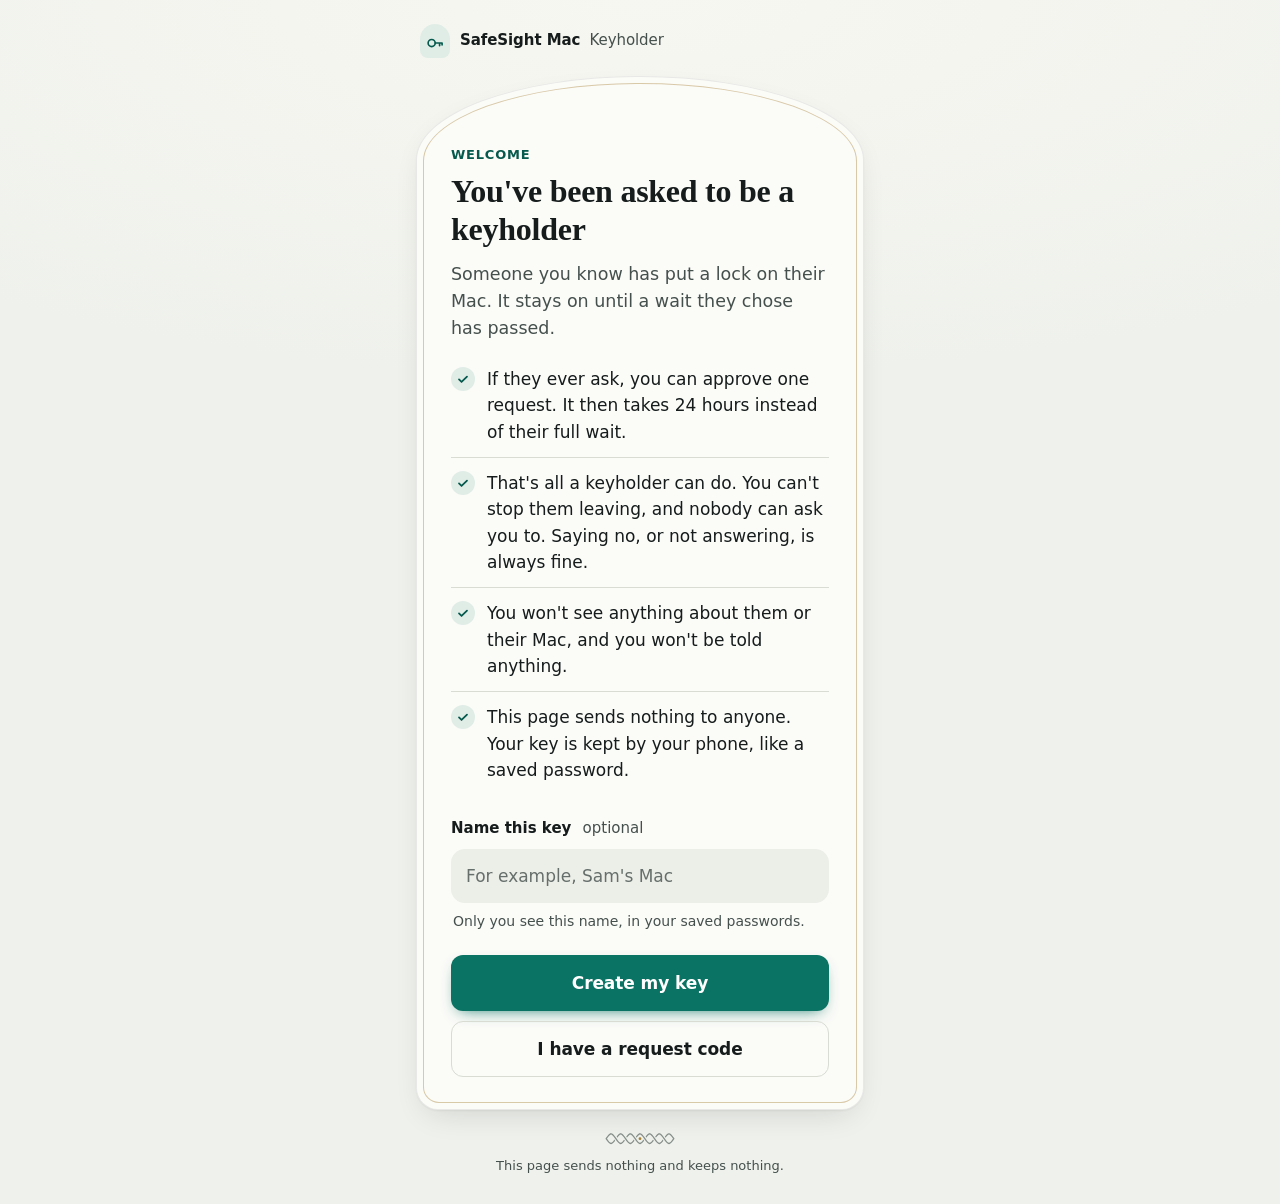
<file: keyholder/index.html>
<!-- SPDX-License-Identifier: Apache-2.0 -->
<!doctype html>
<html lang="en">
<head>
<meta charset="utf-8">
<meta http-equiv="Content-Security-Policy" content="default-src 'none'; script-src 'sha256-jJm8U3PqT+4ujMVY0DJpSMNwb+HRv4cDi0mErc4qBso=' 'sha256-ZfVgV2gDHwGoJsqRIR90Z/mXdojwA2hjl3GIHeVAygM='; style-src 'sha256-MZ5mmCQ9MzRQTTm9YLu5roo4V72SD8J5uiuYkPDcbZQ='; img-src data:; connect-src 'none'; base-uri 'none'; form-action 'none'; require-trusted-types-for 'script'; trusted-types 'none'">
<meta name="referrer" content="no-referrer">
<meta name="viewport" content="width=device-width, initial-scale=1, viewport-fit=cover">
<meta name="color-scheme" content="light dark">
<meta name="theme-color" content="#eff1ec" media="(prefers-color-scheme: light)">
<meta name="theme-color" content="#0c1222" media="(prefers-color-scheme: dark)">
<link rel="icon" href="data:,">
<title>SafeSight Mac keyholder</title>
<style>/* SPDX-License-Identifier: Apache-2.0 */
/* Calm, phone-first, one column. System fonts only; nothing is loaded from anywhere.
   Desert study: lime plaster, lamp-black and malachite, gold leaf only as a hairline.
   The card is an arched niche; headings use the system serif. See DESIGN-desert.md on the website branch. */
:root {
  --bg: #eff1ec;
  --bg-glow: #f7f7f1;
  --card: #fbfbf8;
  --card-edge: rgba(21,28,27,0.08);
  --shadow: 0 1px 2px rgba(21,28,27,0.05), 0 12px 32px -12px rgba(21,28,27,0.16);
  --text: #151c1b;
  --muted: #45504d;
  --line: #d8dcd3;
  --soft: #eceee8;
  --accent: #0b7363;
  --accent-press: #085e51;
  --accent-text: #ffffff;
  --accent-soft: #e0ede7;
  --accent-ink: #06594d;
  --tick: #06594d;
  --gold-line: rgba(166,131,56,0.42);
  --gold: #a68338;
  --knot: #87908b;
  --error: #a3261b;
  --error-soft: #f9e7e3;
  --radius: 22px;
  --arch: 56px;
  --serif: ui-serif, "New York", "Iowan Old Style", Georgia, serif;
  --ease: cubic-bezier(0.2, 0.7, 0.2, 1);
  color-scheme: light dark;
}
@media (prefers-color-scheme: dark) {
  :root {
    --bg: #0c1222;
    --bg-glow: #151d34;
    --card: #131a2d;
    --card-edge: rgba(190,205,255,0.07);
    --shadow: 0 1px 2px rgba(0,0,0,0.35), 0 16px 40px -16px rgba(0,0,0,0.7);
    --text: #eceee6;
    --muted: #a9b1bf;
    --line: #252e46;
    --soft: #182035;
    --accent: #5cd3bc;
    --accent-press: #49c2aa;
    --accent-text: #071d19;
    --accent-soft: #13303a;
    --accent-ink: #6fd9c4;
    --tick: #6fd9c4;
    --gold-line: rgba(201,169,97,0.30);
    --gold: #c9a961;
    --knot: #6d7791;
    --error: #ff9b8c;
    --error-soft: #3a1d22;
  }
}

* { box-sizing: border-box; }
html { -webkit-text-size-adjust: 100%; text-size-adjust: 100%; }
body {
  margin: 0;
  min-height: 100vh;
  min-height: 100dvh;
  background: radial-gradient(120% 60% at 50% 0%, var(--bg-glow), var(--bg) 70%) fixed, var(--bg);
  color: var(--text);
  font: 17px/1.55 -apple-system, "SF Pro Text", "SF Pro", system-ui, "Segoe UI", Roboto, "Helvetica Neue", Arial, sans-serif;
  -webkit-font-smoothing: antialiased;
}
main {
  max-width: 30rem;
  min-height: 100vh;
  min-height: 100dvh;
  margin: 0 auto;
  padding: max(20px, env(safe-area-inset-top)) 16px max(28px, env(safe-area-inset-bottom));
  display: flex;
  flex-direction: column;
  justify-content: center;
}

.brand { display: flex; align-items: center; gap: 10px; margin: 4px 4px 18px; color: var(--muted); font-size: 15px; }
.brand-mark {
  display: inline-grid; place-items: center;
  width: 30px; height: 34px; border-radius: 15px 15px 8px 8px; padding-top: 3px;
  background: var(--accent-soft); color: var(--accent-ink);
}
.brand-mark svg { width: 20px; height: 20px; fill: none; stroke: currentColor; stroke-width: 2; stroke-linecap: round; }
.brand-name { font-weight: 600; color: var(--text); letter-spacing: -0.005em; }
.brand-role { font-weight: 500; color: var(--muted); margin-left: 4px; }

/* The card is a niche: an arched top, and a gold hairline just inside its edge */
.card {
  position: relative;
  background: var(--card);
  border: 1px solid var(--card-edge);
  border-radius: 50% 50% var(--radius) var(--radius) / var(--arch) var(--arch) var(--radius) var(--radius);
  box-shadow: var(--shadow);
  padding: calc(var(--arch) * 0.5 + 24px) 22px 24px;
  animation: enter 280ms var(--ease) both;
}
.card::before {
  content: ""; position: absolute; inset: 6px; pointer-events: none;
  border: 1px solid var(--gold-line);
  border-radius: 50% 50% 16px 16px / calc(var(--arch) - 6px) calc(var(--arch) - 6px) 16px 16px;
}
@keyframes enter {
  from { opacity: 0; transform: translateY(8px) scale(0.995); }
  to { opacity: 1; transform: none; }
}

.eyebrow {
  margin: 0 0 8px;
  font-size: 13px; font-weight: 600; letter-spacing: 0.06em; text-transform: uppercase;
  color: var(--accent-ink);
}
h1 { font-family: var(--serif); font-size: 29px; line-height: 1.18; letter-spacing: -0.008em; font-weight: 600; margin: 0 0 12px; }
h1:focus { outline: none; }
p { margin: 0 0 14px; }
.lead { color: var(--muted); font-size: 17.5px; }
.lead strong { color: var(--text); }
.quiet, .hint { color: var(--muted); }
.ask { font-family: var(--serif); font-size: 21px; line-height: 1.4; font-weight: 500; letter-spacing: -0.004em; margin-bottom: 16px; }

.facts { list-style: none; margin: 20px 0 6px; padding: 0; }
.facts li { display: flex; gap: 12px; align-items: flex-start; padding: 12px 0; border-top: 1px solid var(--line); }
.facts li:first-child { border-top: 0; padding-top: 4px; }
.tick {
  flex: none; display: inline-grid; place-items: center;
  width: 24px; height: 24px; margin-top: 1px; border-radius: 50%;
  background: var(--accent-soft); color: var(--tick);
}
.tick svg { width: 16px; height: 16px; fill: none; stroke: currentColor; stroke-width: 2.2; stroke-linecap: round; stroke-linejoin: round; }

.panel, .next { background: var(--soft); border-radius: 16px; padding: 16px 16px 2px; margin: 0 0 16px; }

.field { margin: 22px 0 4px; }
label { display: block; font-weight: 600; font-size: 15px; margin: 0 0 8px; }
.optional { font-weight: 500; color: var(--muted); margin-left: 6px; }
.hint { font-size: 14px; margin: 8px 2px 0; }
input, textarea {
  width: 100%;
  font: inherit;
  color: var(--text);
  background: var(--soft);
  border: 1px solid transparent;
  border-radius: 14px;
  padding: 13px 14px;
  transition: border-color 160ms var(--ease), background-color 160ms var(--ease), box-shadow 160ms var(--ease);
}
input::placeholder, textarea::placeholder { color: var(--muted); opacity: 0.8; }
input:focus, textarea:focus { outline: none; border-color: var(--accent); background: var(--card); box-shadow: 0 0 0 4px var(--accent-soft); }
textarea.code {
  font: 13.5px/1.5 ui-monospace, "SF Mono", SFMono-Regular, Menlo, Consolas, monospace;
  word-break: break-all;
  resize: none;
}

.actions { display: flex; flex-direction: column; gap: 10px; margin: 22px 0 2px; }
button {
  -webkit-appearance: none; appearance: none;
  width: 100%; min-height: 52px; padding: 14px 20px;
  font: inherit; font-weight: 600; letter-spacing: -0.005em;
  border-radius: 12px; border: 1px solid transparent;
  cursor: pointer;
  -webkit-tap-highlight-color: transparent;
  transition: transform 120ms var(--ease), background-color 160ms var(--ease), border-color 160ms var(--ease), opacity 160ms var(--ease);
}
button:active { transform: scale(0.985); }
button:focus-visible { outline: 3px solid var(--accent); outline-offset: 3px; }
button.primary { background: var(--accent); color: var(--accent-text); box-shadow: 0 6px 16px -8px var(--accent); }
button.primary:active { background: var(--accent-press); }
button.secondary { background: transparent; color: var(--text); border-color: var(--line); }
button.ghost { width: auto; min-height: 40px; padding: 8px 14px; font-size: 15px; background: var(--card); color: var(--accent-ink); border-color: var(--line); }
button:disabled { opacity: 0.5; cursor: default; transform: none; }

.qr {
  margin: 20px auto 16px; max-width: 18.5rem;
  padding: 10px; background: #ffffff; border-radius: 18px;
  border: 1px solid var(--line);
}
.qr svg { display: block; width: 100%; height: auto; border-radius: 10px; }
.code-box { position: relative; }
.code-box textarea { padding-bottom: 54px; }
.code-box button { position: absolute; right: 8px; bottom: 8px; }

.status { color: var(--muted); font-size: 14px; min-height: 1.5em; margin: 8px 2px 12px; }
.error {
  color: var(--error); background: var(--error-soft);
  border-radius: 14px; padding: 12px 14px; margin: 16px 0 0;
  font-size: 15px; font-weight: 500;
}

.foot { margin: 18px 4px 0; text-align: center; font-size: 13px; color: var(--muted); }
/* A two-strand braid from Coptic textile borders: the page's one ornament */
.knot { display: block; width: 70px; height: 13.3px; margin: 4px auto 10px; overflow: visible; }
.k-s { fill: none; stroke: var(--knot); stroke-width: 1.1; stroke-linecap: round; }
.k-case { fill: none; stroke: var(--bg); stroke-width: 3; }
.k-dot { fill: var(--gold); }

@media (min-width: 560px) {
  :root { --arch: 84px; }
  .card { padding: calc(var(--arch) * 0.5 + 26px) 34px 30px; }
  h1 { font-size: 32px; }
}
@media (prefers-reduced-motion: reduce) {
  .card { animation: none; }
  * { transition: none !important; }
}
[hidden] { display: none !important; }
</style>
</head>
<body>
<main>

<header class="brand">
  <span class="brand-mark" aria-hidden="true"><svg viewBox="0 0 24 24"><circle cx="8" cy="12" r="4.25"/><path d="M12.25 12H20.5M17.5 12v3.25M20.5 12v2.25"/></svg></span>
  <span class="brand-name">SafeSight Mac <span class="brand-role">Keyholder</span></span>
</header>

<noscript>
  <section class="card">
    <p>This page needs JavaScript turned on to make and use your key. It still sends nothing to anyone.</p>
  </section>
</noscript>

<section id="screen-home" class="card">
  <p class="eyebrow">Welcome</p>
  <h1>You've been asked to be a keyholder</h1>
  <p class="lead">Someone you know has put a lock on their Mac. It stays on until a wait they chose has passed.</p>
  <ul class="facts">
    <li><span class="tick" aria-hidden="true"><svg viewBox="0 0 20 20"><path d="M5 10.5l3.2 3.2L15 7"/></svg></span><span>If they ever ask, you can approve one request. It then takes 24 hours instead of their full wait.</span></li>
    <li><span class="tick" aria-hidden="true"><svg viewBox="0 0 20 20"><path d="M5 10.5l3.2 3.2L15 7"/></svg></span><span>That's all a keyholder can do. You can't stop them leaving, and nobody can ask you to. Saying no, or not answering, is always fine.</span></li>
    <li><span class="tick" aria-hidden="true"><svg viewBox="0 0 20 20"><path d="M5 10.5l3.2 3.2L15 7"/></svg></span><span>You won't see anything about them or their Mac, and you won't be told anything.</span></li>
    <li><span class="tick" aria-hidden="true"><svg viewBox="0 0 20 20"><path d="M5 10.5l3.2 3.2L15 7"/></svg></span><span>This page sends nothing to anyone. Your key is kept by your phone, like a saved password.</span></li>
  </ul>

  <div class="field">
    <label for="key-name">Name this key <span class="optional">optional</span></label>
    <input id="key-name" type="text" maxlength="64" autocomplete="off" autocapitalize="words" spellcheck="false" placeholder="For example, Sam's Mac">
    <p class="hint">Only you see this name, in your saved passwords.</p>
  </div>
  <div class="actions">
    <button id="create-key" class="primary" type="button">Create my key</button>
    <button id="go-paste" class="secondary" type="button">I have a request code</button>
  </div>
  <p id="home-error" class="error" role="alert" hidden></p>
</section>

<section id="screen-enrolled" class="card" hidden>
  <p class="eyebrow">Your key</p>
  <h1>Your key is ready</h1>
  <p class="lead">Show this code to their Mac. It reads the code with its camera, or they can paste the text.</p>
  <figure class="qr"><svg id="enrolled-qr" role="img" aria-label="QR code of your key's code" viewBox="0 0 29 29" shape-rendering="crispEdges"><rect id="enrolled-qr-bg" width="29" height="29" fill="#fff"/><path id="enrolled-qr-path" d="" fill="#000"/></svg></figure>
  <div class="code-box">
    <textarea id="enrolled-text" class="code" readonly rows="3" aria-label="Your key's code as text"></textarea>
    <button id="enrolled-copy" class="ghost" type="button">Copy</button>
  </div>
  <p id="enrolled-status" class="status" role="status"></p>
  <div class="next">
    <p>Next, they'll show you a test request. Scan it with your phone's camera, or paste it here.</p>
  </div>
  <div class="actions">
    <button id="enrolled-paste" class="primary" type="button">I have a request code</button>
  </div>
</section>

<section id="screen-paste" class="card" hidden>
  <p class="eyebrow">Request code</p>
  <h1>Read a request code</h1>
  <p class="lead">Scan their QR code with your phone's camera, or paste the code they sent you.</p>
  <div class="field">
    <label for="paste-text">Request code</label>
    <textarea id="paste-text" class="code" rows="5" autocomplete="off" autocapitalize="characters" spellcheck="false"></textarea>
  </div>
  <div class="actions">
    <button id="paste-read" class="primary" type="button">Read the code</button>
    <button id="paste-back" class="secondary" type="button">Back</button>
  </div>
  <p id="paste-error" class="error" role="alert" hidden></p>
</section>

<section id="screen-request" class="card" hidden>
  <p id="request-eyebrow" class="eyebrow">Request</p>
  <h1 id="request-title"></h1>
  <p id="request-ask" class="ask"></p>
  <div id="request-real" class="panel">
    <p>If you approve, it takes 24 hours instead of their full wait.</p>
    <p>You can't stop this. Without your approval they can still do it, after their full wait. You can only make it sooner.</p>
  </div>
  <p class="quiet">Saying no, or not answering, is fine. This is all you'll see, and you won't be told what happens next.</p>
  <div class="actions">
    <button id="request-approve" class="primary" type="button">Approve with my key</button>
    <button id="request-decline" class="secondary" type="button">Not now</button>
  </div>
  <p id="request-error" class="error" role="alert" hidden></p>
</section>

<section id="screen-approved" class="card" hidden>
  <p class="eyebrow">Done on your side</p>
  <h1 id="approved-title">Approved</h1>
  <p class="lead">Give this code back to <strong id="approved-label"></strong>. Their Mac reads it with its camera, or they can paste the text.</p>
  <figure class="qr"><svg id="approved-qr" role="img" aria-label="QR code of your approval" viewBox="0 0 29 29" shape-rendering="crispEdges"><rect id="approved-qr-bg" width="29" height="29" fill="#fff"/><path id="approved-qr-path" d="" fill="#000"/></svg></figure>
  <div class="code-box">
    <textarea id="approved-text" class="code" readonly rows="4" aria-label="Your approval as text"></textarea>
    <button id="approved-copy" class="ghost" type="button">Copy</button>
  </div>
  <p id="approved-status" class="status" role="status"></p>
  <div class="next">
    <p id="approved-real">That's everything. You can close this page.</p>
    <p id="approved-test" hidden>When their Mac says the test passed, you're done. You won't hear from SafeSight Mac again unless they ask you.</p>
  </div>
  <div class="actions">
    <button id="approved-done" class="secondary" type="button">Done</button>
  </div>
</section>

<section id="screen-declined" class="card" hidden>
  <p class="eyebrow">Not now</p>
  <h1>Nothing was approved</h1>
  <p class="lead">That's fine. Nothing was sent and nothing changed. You can close this page.</p>
  <div class="actions">
    <button id="declined-home" class="secondary" type="button">Back to the start</button>
  </div>
</section>

<section id="screen-stopped" class="card" hidden>
  <p class="eyebrow">Keyholder</p>
  <h1 id="stopped-title"></h1>
  <p id="stopped-text" class="lead"></p>
</section>

<footer class="foot"><svg class="knot" viewBox="-1 0 58 11" aria-hidden="true" focusable="false"><path class="k-s" d="M0 5.5C1.304 3.451 2.552 1.5 4 1.5M0 5.5C1.304 7.549 2.552 9.5 4 9.5M4 9.5C5.448 9.5 6.696 7.549 8 5.5C9.305 3.451 10.552 1.5 12 1.5M12 9.5C13.448 9.5 14.695 7.549 16 5.5C17.305 3.451 18.552 1.5 20 1.5M20 9.5C21.448 9.5 22.695 7.549 24 5.5C25.305 3.451 26.552 1.5 28 1.5M28 9.5C29.448 9.5 30.695 7.549 32 5.5C33.304 3.451 34.552 1.5 36 1.5M36 9.5C37.448 9.5 38.696 7.549 40 5.5C41.304 3.451 42.552 1.5 44 1.5M44 9.5C45.448 9.5 46.696 7.549 48 5.5C49.304 3.451 50.552 1.5 52 1.5M52 1.5C53.448 1.5 54.696 3.451 56 5.5M52 9.5C53.448 9.5 54.696 7.549 56 5.5"/><path class="k-case" d="M4 1.5C5.448 1.5 6.696 3.451 8 5.5C9.305 7.549 10.552 9.5 12 9.5M12 1.5C13.448 1.5 14.695 3.451 16 5.5C17.305 7.549 18.552 9.5 20 9.5M20 1.5C21.448 1.5 22.695 3.451 24 5.5C25.305 7.549 26.552 9.5 28 9.5M28 1.5C29.448 1.5 30.695 3.451 32 5.5C33.304 7.549 34.552 9.5 36 9.5M36 1.5C37.448 1.5 38.696 3.451 40 5.5C41.304 7.549 42.552 9.5 44 9.5M44 1.5C45.448 1.5 46.696 3.451 48 5.5C49.304 7.549 50.552 9.5 52 9.5"/><path class="k-s" d="M4 1.5C5.448 1.5 6.696 3.451 8 5.5C9.305 7.549 10.552 9.5 12 9.5M12 1.5C13.448 1.5 14.695 3.451 16 5.5C17.305 7.549 18.552 9.5 20 9.5M20 1.5C21.448 1.5 22.695 3.451 24 5.5C25.305 7.549 26.552 9.5 28 9.5M28 1.5C29.448 1.5 30.695 3.451 32 5.5C33.304 7.549 34.552 9.5 36 9.5M36 1.5C37.448 1.5 38.696 3.451 40 5.5C41.304 7.549 42.552 9.5 44 9.5M44 1.5C45.448 1.5 46.696 3.451 48 5.5C49.304 7.549 50.552 9.5 52 9.5"/><circle class="k-dot" cx="28" cy="5.5" r="1.15"/></svg>This page sends nothing and keeps nothing.</footer>

</main>
<script>// SPDX-License-Identifier: Apache-2.0
// The keyholder page's core: reading and writing the three codes (enrolment record, request code,
// approval code), the passkey options, the checks made before a code is shown, and a small QR
// encoder. Plain functions with no access to the page, so the tests load this file as it is.
// build.mjs inlines it into index.html byte for byte. Register: section 8a, SD-155, SD-194 to
// SD-196; chapter 03 section 8; chapter 09 section 14.
'use strict';

const KeyholderCore = (() => {
  // ---------------------------------------------------------------------------------------------
  // Constants
  // ---------------------------------------------------------------------------------------------

  const FORMAT_VERSION = 1;

  // OPEN: the envelope sizes. Register 8a says every record starts with magic, record type,
  // format version and length, and ends with a checksum, but gives no sizes. Here: magic "SM"
  // (2 bytes), type (1), version (1), body length (2, big-endian), body, CRC-32 (4, big-endian)
  // over everything before it. The envelope stays the same in every format version.
  const MAGIC = [0x53, 0x4d];
  const TYPE = Object.freeze({ ENROLMENT: 1, REQUEST: 2, APPROVAL: 3 });
  const TYPE_NAMES = Object.freeze({ 1: 'enrolment', 2: 'request', 3: 'approval' });

  // OPEN: kind codes. The register lists exit, lower wait, loosen setting and admin window; it
  // names no kind for the test approval at enrolment (SD-195), so the test gets kind 0.
  const KIND = Object.freeze({ TEST: 0, EXIT: 1, LOWER_WAIT: 2, LOOSEN_SETTING: 3, ADMIN_WINDOW: 4 });
  const KIND_NAMES = Object.freeze(['test', 'exit', 'lower-wait', 'loosen-setting', 'admin-window']);

  // The detail field (SD-306). Lower wait: the new wait in days, one of these (a year is the
  // longest wait, so it can never be a lowering). Loosen setting: which setting. Every other
  // kind: zero.
  const WAIT_DAYS = Object.freeze([7, 30, 90, 182]);
  const SETTING = Object.freeze({ BROWSER_PROFILE: 1, STRICT_COVER_OFF: 2, DETECTOR_BALANCED: 3 });

  // The challenge's domain tags (SD-306). A test approval is signed under its own tag, so it can
  // never stand for a real one.
  const APPROVAL_TAG = 'SafeSightMac keyholder approval';
  const TEST_TAG = 'SafeSightMac keyholder test approval';

  // OPEN: field sizes. The page's codes are carried forms with hard caps; the app pads them into
  // the keeper's fixed layouts (register 8a: "converted by the app to the fixed layout").
  const LIMITS = Object.freeze({
    text: 4096, // characters accepted in a pasted or linked code, separators included
    body: 2048, // bytes in a record body
    requestId: 16, // OPEN: the register gives no size for a request ID
    nonce: 32, // the keeper's random bytes for one request
    challenge: 32, // SHA-256 of the signed fields (SD-306)
    labelBytes: 32, // OPEN: "a short label"; UTF-8 bytes
    items: 16, // OPEN: the most items one admin window can name
    itemHash: 32, // SHA-256
    credentialId: 128, // OPEN: the keeper pins a fixed-size, zero-padded field
    publicKey: 65, // P-256, uncompressed (chapter 03 section 8)
    authenticatorData: 37, // chapter 03 section 8: the fixed first 37 bytes
    clientData: 1024, // OPEN: the keeper's fixed-size padded field
    signatureMin: 8,
    signatureMax: 72, // DER form of an ES256 signature
  });

  // OPEN (SQ-11): the pinned page origin is not chosen yet. While it is empty the page works on
  // whatever origin serves it. Once set, the page refuses to make or use keys anywhere else.
  const PINNED_ORIGIN = '';

  const FLAG_UP = 0x01; // user present
  const FLAG_UV = 0x04; // user verified
  const FLAG_AT = 0x40; // attested credential data included
  const FLAG_ED = 0x80; // extension data included

  // ---------------------------------------------------------------------------------------------
  // Errors
  // ---------------------------------------------------------------------------------------------

  // reason is one of: empty, too-long, characters, damaged, wrong-type, version, malformed,
  // passkey. detail is for people debugging, never shown as the main message.
  class CodeError extends Error {
    constructor(reason, detail) {
      super(detail ? `${reason}: ${detail}` : reason);
      this.name = 'CodeError';
      this.reason = reason;
      this.detail = detail || '';
    }
  }
  function fail(reason, detail) {
    throw new CodeError(reason, detail);
  }

  // ---------------------------------------------------------------------------------------------
  // Bytes
  // ---------------------------------------------------------------------------------------------

  function bytesOf(value, what) {
    if (value instanceof Uint8Array) return value;
    if (value instanceof ArrayBuffer) return new Uint8Array(value);
    if (ArrayBuffer.isView(value)) return new Uint8Array(value.buffer, value.byteOffset, value.byteLength);
    return fail('malformed', `${what} is not bytes`);
  }
  function concat(parts) {
    let total = 0;
    for (const p of parts) total += p.length;
    const out = new Uint8Array(total);
    let at = 0;
    for (const p of parts) {
      out.set(p, at);
      at += p.length;
    }
    return out;
  }
  function equalBytes(a, b) {
    if (a.length !== b.length) return false;
    let diff = 0;
    for (let i = 0; i < a.length; i++) diff |= a[i] ^ b[i];
    return diff === 0;
  }
  function toHex(bytes) {
    let s = '';
    for (const b of bytes) s += b.toString(16).padStart(2, '0');
    return s;
  }
  function utf8Encode(text) {
    return new TextEncoder().encode(text);
  }
  function utf8Decode(bytes) {
    try {
      return new TextDecoder('utf-8', { fatal: true, ignoreBOM: true }).decode(bytes);
    } catch (e) {
      return fail('malformed', 'text is not UTF-8');
    }
  }
  async function sha256(bytes) {
    return new Uint8Array(await globalThis.crypto.subtle.digest('SHA-256', bytes));
  }

  // CRC-32 as in zlib and PNG (reflected, polynomial 0xEDB88320).
  const CRC_TABLE = (() => {
    const table = new Uint32Array(256);
    for (let n = 0; n < 256; n++) {
      let c = n;
      for (let k = 0; k < 8; k++) c = c & 1 ? 0xedb88320 ^ (c >>> 1) : c >>> 1;
      table[n] = c >>> 0;
    }
    return table;
  })();
  function crc32(bytes) {
    let c = 0xffffffff;
    for (const b of bytes) c = CRC_TABLE[(c ^ b) & 0xff] ^ (c >>> 8);
    return (c ^ 0xffffffff) >>> 0;
  }

  // ---------------------------------------------------------------------------------------------
  // Text form
  // ---------------------------------------------------------------------------------------------

  // OPEN: the alphabet. Chapter 09 says "a base-32 alphabet with a checksum". Here: RFC 4648
  // base32, upper case, no padding. Every character is in the QR code's alphanumeric set. When
  // reading, case is ignored and spaces, line breaks and hyphens are skipped; anything else is
  // refused, as are unused trailing bits that are not zero, so each code has one spelling.
  const B32 = 'ABCDEFGHIJKLMNOPQRSTUVWXYZ234567';

  function base32Encode(bytes) {
    let out = '';
    let acc = 0;
    let bits = 0;
    for (const b of bytes) {
      acc = ((acc << 8) | b) & 0xfff;
      bits += 8;
      while (bits >= 5) {
        bits -= 5;
        out += B32[(acc >>> bits) & 31];
      }
    }
    if (bits > 0) out += B32[(acc << (5 - bits)) & 31];
    return out;
  }

  function base32Decode(text) {
    if (typeof text !== 'string') fail('empty');
    if (text.length > LIMITS.text) fail('too-long');
    if (/[^A-Za-z2-7\s-]/.test(text)) fail('characters');
    const clean = text.replace(/[\s-]+/g, '').toUpperCase();
    if (!clean) fail('empty');
    const out = new Uint8Array(Math.floor((clean.length * 5) / 8));
    let acc = 0;
    let bits = 0;
    let n = 0;
    for (let i = 0; i < clean.length; i++) {
      acc = ((acc << 5) | B32.indexOf(clean[i])) & 0xfff;
      bits += 5;
      if (bits >= 8) {
        bits -= 8;
        out[n++] = (acc >>> bits) & 0xff;
      }
    }
    if (bits >= 5 || (acc & ((1 << bits) - 1)) !== 0) fail('characters', 'the code ends wrongly');
    return out;
  }

  function base64url(bytes) {
    const abc = 'ABCDEFGHIJKLMNOPQRSTUVWXYZabcdefghijklmnopqrstuvwxyz0123456789-_';
    let out = '';
    let i = 0;
    for (; i + 2 < bytes.length; i += 3) {
      const v = (bytes[i] << 16) | (bytes[i + 1] << 8) | bytes[i + 2];
      out += abc[v >>> 18] + abc[(v >>> 12) & 63] + abc[(v >>> 6) & 63] + abc[v & 63];
    }
    if (i < bytes.length) {
      const v = (bytes[i] << 16) | ((i + 1 < bytes.length ? bytes[i + 1] : 0) << 8);
      out += abc[v >>> 18] + abc[(v >>> 12) & 63];
      if (i + 1 < bytes.length) out += abc[(v >>> 6) & 63];
    }
    return out;
  }

  // A request code may arrive as the whole page address (from the owner's QR code) or as the
  // code alone. Only the part after "#" is ever read (SD-195: the host never receives it).
  function extractCode(input) {
    const text = String(input == null ? '' : input).trim();
    const hash = text.lastIndexOf('#');
    return hash >= 0 ? text.slice(hash + 1) : text;
  }

  // ---------------------------------------------------------------------------------------------
  // The envelope
  // ---------------------------------------------------------------------------------------------

  function encodeRecord(type, body) {
    if (body.length > LIMITS.body) fail('malformed', 'body too long');
    const out = new Uint8Array(6 + body.length + 4);
    out[0] = MAGIC[0];
    out[1] = MAGIC[1];
    out[2] = type;
    out[3] = FORMAT_VERSION;
    out[4] = body.length >>> 8;
    out[5] = body.length & 0xff;
    out.set(body, 6);
    const c = crc32(out.subarray(0, 6 + body.length));
    out[6 + body.length] = c >>> 24;
    out[7 + body.length] = (c >>> 16) & 0xff;
    out[8 + body.length] = (c >>> 8) & 0xff;
    out[9 + body.length] = c & 0xff;
    return out;
  }

  // Checks run in this order: magic, length, checksum, type, version. A damaged code is reported
  // as damaged before anything inside it is believed.
  function decodeRecord(bytes, type) {
    if (bytes.length < 10 || bytes[0] !== MAGIC[0] || bytes[1] !== MAGIC[1]) fail('damaged', 'not a keyholder code');
    const len = (bytes[4] << 8) | bytes[5];
    if (len > LIMITS.body) fail('damaged', 'length field too large');
    if (bytes.length !== 10 + len) fail('damaged', 'length does not match');
    const stored = ((bytes[6 + len] << 24) | (bytes[7 + len] << 16) | (bytes[8 + len] << 8) | bytes[9 + len]) >>> 0;
    if (stored !== crc32(bytes.subarray(0, 6 + len))) fail('damaged', 'checksum does not match');
    if (bytes[2] !== type) fail('wrong-type', TYPE_NAMES[bytes[2]] || 'unknown');
    if (bytes[3] !== FORMAT_VERSION) fail('version', `format version ${bytes[3]}`);
    return bytes.slice(6, 6 + len);
  }

  function reader(body) {
    let pos = 0;
    const r = {
      take(n, what) {
        if (pos + n > body.length) fail('malformed', `${what} cut short`);
        const v = body.slice(pos, pos + n);
        pos += n;
        return v;
      },
      u8(what) {
        return r.take(1, what)[0];
      },
      u16(what) {
        const b = r.take(2, what);
        return (b[0] << 8) | b[1];
      },
      end() {
        if (pos !== body.length) fail('malformed', 'extra bytes at the end');
      },
    };
    return r;
  }

  function fixed(value, size, what) {
    const b = bytesOf(value, what);
    if (b.length !== size) fail('malformed', `${what} must be ${size} bytes`);
    return b;
  }

  // ---------------------------------------------------------------------------------------------
  // The Mac label
  // ---------------------------------------------------------------------------------------------

  // OPEN: the label rule. 1 to 32 bytes of UTF-8, no leading or trailing space, and none of:
  // control characters, line or paragraph separators, zero-width characters, the byte order mark,
  // or the characters that change text direction. The app should apply the same rule when the
  // owner types the label, so a label can never make the page show something misleading.
  const LABEL_REFUSED = /[\p{Cc}\p{Zl}\p{Zp}­؜᠎​-‏‪-‮⁠-⁯﻿]/u;

  function checkLabel(label) {
    if (typeof label !== 'string') fail('malformed', 'label is not text');
    const n = utf8Encode(label).length;
    if (n < 1 || n > LIMITS.labelBytes) fail('malformed', 'label length');
    if (label.trim() !== label || label.trim() === '') fail('malformed', 'label spacing');
    if (LABEL_REFUSED.test(label)) fail('malformed', 'label has a refused character');
    return label;
  }

  // ---------------------------------------------------------------------------------------------
  // P-256 and signatures
  // ---------------------------------------------------------------------------------------------

  const P256_P = 0xffffffff00000001000000000000000000000000ffffffffffffffffffffffffn;
  const P256_B = 0x5ac635d8aa3a93e7b3ebbd55769886bc651d06b0cc53b0f63bce3c3e27d2604bn;
  const P256_N = 0xffffffff00000000ffffffffffffffffbce6faada7179e84f3b9cac2fc632551n;

  function bigFrom(bytes) {
    let v = 0n;
    for (const b of bytes) v = (v << 8n) | BigInt(b);
    return v;
  }

  // An uncompressed P-256 point: 0x04, then X and Y, each 32 bytes, on the curve.
  function checkPublicKey(key) {
    const k = fixed(key, LIMITS.publicKey, 'public key');
    if (k[0] !== 0x04) fail('malformed', 'public key is not uncompressed');
    const x = bigFrom(k.subarray(1, 33));
    const y = bigFrom(k.subarray(33, 65));
    if (x >= P256_P || y >= P256_P) fail('malformed', 'public key out of range');
    const p = P256_P;
    const lhs = (y * y) % p;
    const rhs = (((x * x) % p) * x - 3n * x + P256_B) % p;
    if (lhs !== (rhs + p) % p) fail('malformed', 'public key is not on the curve');
    return k;
  }

  // Strict DER: SEQUENCE { INTEGER r, INTEGER s }, minimal lengths, both in 1..n-1.
  // Returns the fixed 64-byte form (r then s). The page carries the DER bytes as the passkey made
  // them; the app converts (chapter 03 section 8). This function checks the form either way.
  function derToRawSignature(der) {
    const d = bytesOf(der, 'signature');
    if (d.length < LIMITS.signatureMin || d.length > LIMITS.signatureMax) fail('malformed', 'signature length');
    if (d[0] !== 0x30 || d[1] !== d.length - 2) fail('malformed', 'signature is not a DER sequence');
    let pos = 2;
    const out = new Uint8Array(64);
    for (let part = 0; part < 2; part++) {
      if (pos + 2 > d.length || d[pos] !== 0x02) fail('malformed', 'signature integer missing');
      const len = d[pos + 1];
      pos += 2;
      if (len < 1 || len > 33 || pos + len > d.length) fail('malformed', 'signature integer length');
      let v = d.subarray(pos, pos + len);
      pos += len;
      if (v[0] & 0x80) fail('malformed', 'signature integer is negative');
      if (v.length > 1 && v[0] === 0 && !(v[1] & 0x80)) fail('malformed', 'signature integer not minimal');
      if (v[0] === 0 && v.length > 1) v = v.subarray(1);
      if (v.length > 32) fail('malformed', 'signature integer too large');
      const n = bigFrom(v);
      if (n === 0n || n >= P256_N) fail('malformed', 'signature integer out of range');
      out.set(v, part * 32 + (32 - v.length));
    }
    if (pos !== d.length) fail('malformed', 'signature has extra bytes');
    return out;
  }

  // The SPKI form returned by getPublicKey() for a P-256 key: a fixed 26-byte head, then the point.
  const SPKI_P256_HEAD = [
    0x30, 0x59, 0x30, 0x13, 0x06, 0x07, 0x2a, 0x86, 0x48, 0xce, 0x3d, 0x02, 0x01, 0x06, 0x08, 0x2a,
    0x86, 0x48, 0xce, 0x3d, 0x03, 0x01, 0x07, 0x03, 0x42, 0x00,
  ];
  function spkiToRawP256(spki) {
    const s = bytesOf(spki, 'public key');
    if (s.length !== SPKI_P256_HEAD.length + 65) fail('passkey', 'public key is not P-256');
    for (let i = 0; i < SPKI_P256_HEAD.length; i++) if (s[i] !== SPKI_P256_HEAD[i]) fail('passkey', 'public key is not P-256');
    return passkeyKey(s.slice(SPKI_P256_HEAD.length));
  }

  // ---------------------------------------------------------------------------------------------
  // A small CBOR reader, enough for a passkey's attestation object and its COSE key
  // ---------------------------------------------------------------------------------------------

  function cborRead(bytes, start, depth) {
    if (depth > 8) fail('passkey', 'CBOR nested too deeply');
    let pos = start;
    const need = n => {
      if (pos + n > bytes.length) fail('passkey', 'CBOR cut short');
    };
    need(1);
    const head = bytes[pos++];
    const major = head >>> 5;
    const info = head & 31;
    let arg;
    if (info < 24) arg = info;
    else if (info === 24) {
      need(1);
      arg = bytes[pos++];
    } else if (info === 25) {
      need(2);
      arg = (bytes[pos] << 8) | bytes[pos + 1];
      pos += 2;
    } else if (info === 26) {
      need(4);
      arg = ((bytes[pos] << 24) | (bytes[pos + 1] << 16) | (bytes[pos + 2] << 8) | bytes[pos + 3]) >>> 0;
      pos += 4;
    } else fail('passkey', 'CBOR length form not supported');
    switch (major) {
      case 0:
        return { value: arg, end: pos };
      case 1:
        return { value: -1 - arg, end: pos };
      case 2:
        need(arg);
        return { value: bytes.slice(pos, pos + arg), end: pos + arg };
      case 3:
        need(arg);
        return { value: utf8Decode(bytes.subarray(pos, pos + arg)), end: pos + arg };
      case 4: {
        if (arg > 64) fail('passkey', 'CBOR array too long');
        const list = [];
        for (let i = 0; i < arg; i++) {
          const item = cborRead(bytes, pos, depth + 1);
          list.push(item.value);
          pos = item.end;
        }
        return { value: list, end: pos };
      }
      case 5: {
        if (arg > 64) fail('passkey', 'CBOR map too long');
        const map = new Map();
        for (let i = 0; i < arg; i++) {
          const k = cborRead(bytes, pos, depth + 1);
          const v = cborRead(bytes, k.end, depth + 1);
          if (typeof k.value !== 'number' && typeof k.value !== 'string') fail('passkey', 'CBOR map key type');
          if (map.has(k.value)) fail('passkey', 'CBOR map key repeated');
          map.set(k.value, v.value);
          pos = v.end;
        }
        return { value: map, end: pos };
      }
      case 7:
        if (info === 20) return { value: false, end: pos };
        if (info === 21) return { value: true, end: pos };
        if (info === 22) return { value: null, end: pos };
        return fail('passkey', 'CBOR simple value not supported');
      default:
        return fail('passkey', 'CBOR type not supported');
    }
  }

  // The authenticator data a passkey returns: rpIdHash (32), flags (1), counter (4), and, when the
  // AT flag is set, AAGUID (16), credential ID length (2), credential ID and the COSE public key.
  function parseAuthenticatorData(data) {
    const a = bytesOf(data, 'authenticator data');
    if (a.length < 37) fail('passkey', 'authenticator data too short');
    const out = {
      rpIdHash: a.slice(0, 32),
      flags: a[32],
      signCount: ((a[33] << 24) | (a[34] << 16) | (a[35] << 8) | a[36]) >>> 0,
      length: a.length,
    };
    if (out.flags & FLAG_AT) {
      if (a.length < 55) fail('passkey', 'attested data too short');
      const idLen = (a[53] << 8) | a[54];
      if (55 + idLen > a.length) fail('passkey', 'credential ID cut short');
      out.credentialId = a.slice(55, 55 + idLen);
      const key = cborRead(a, 55 + idLen, 0);
      out.credentialPublicKey = key.value;
      out.attestedEnd = key.end;
    }
    return out;
  }

  // COSE_Key for ES256: kty 2 (EC2), alg -7 (ES256), crv 1 (P-256), x (-2) and y (-3).
  function coseToRawP256(cose) {
    if (!(cose instanceof Map)) fail('passkey', 'public key is not a COSE key');
    if (cose.get(1) !== 2 || cose.get(3) !== -7 || cose.get(-1) !== 1) fail('passkey', 'the key is not ES256');
    const x = cose.get(-2);
    const y = cose.get(-3);
    if (!(x instanceof Uint8Array) || !(y instanceof Uint8Array) || x.length !== 32 || y.length !== 32) fail('passkey', 'public key coordinates');
    return passkeyKey(concat([new Uint8Array([0x04]), x, y]));
  }

  // A key that came from the passkey: a fault in it is the phone's, reported as such.
  function passkeyKey(raw) {
    try {
      return checkPublicKey(raw);
    } catch (e) {
      return fail('passkey', e.detail || e.message);
    }
  }

  // ---------------------------------------------------------------------------------------------
  // Enrolment record (register 8a: format version; credential ID; public key)
  // Body: credential ID length (1) | credential ID (1..128) | public key (65)
  // ---------------------------------------------------------------------------------------------

  function encodeEnrolmentCode(fields) {
    const id = bytesOf(fields.credentialId, 'credential ID');
    if (id.length < 1 || id.length > LIMITS.credentialId) fail('malformed', 'credential ID length');
    const key = checkPublicKey(fields.publicKey);
    return base32Encode(encodeRecord(TYPE.ENROLMENT, concat([new Uint8Array([id.length]), id, key])));
  }

  function decodeEnrolmentCode(text) {
    const r = reader(decodeRecord(base32Decode(text), TYPE.ENROLMENT));
    const idLen = r.u8('credential ID length');
    if (idLen < 1 || idLen > LIMITS.credentialId) fail('malformed', 'credential ID length');
    const credentialId = r.take(idLen, 'credential ID');
    const publicKey = checkPublicKey(r.take(LIMITS.publicKey, 'public key'));
    r.end();
    return { version: FORMAT_VERSION, credentialId, publicKey };
  }

  // ---------------------------------------------------------------------------------------------
  // Request code (register 8a: format version; request ID; Mac label; kind; for an admin window,
  // the item hashes; SD-306: the detail and the keeper's nonce). Made by the keeper.
  // Body: kind (1) | request ID (16) | nonce (32) | detail (2, big-endian) | label length (1)
  //       | label (1..32) | item count (1) | item hashes (32 each; 1..16 for an admin window,
  //       none otherwise)
  // The code carries no challenge. The page derives it from these fields (deriveChallenge), so
  // the passkey signs exactly what the keyholder is shown.
  // ---------------------------------------------------------------------------------------------

  function checkKind(kind) {
    if (!Number.isInteger(kind) || kind < 0 || kind >= KIND_NAMES.length) fail('malformed', 'unknown kind');
    return kind;
  }

  function checkDetail(kind, detail) {
    if (!Number.isInteger(detail) || detail < 0 || detail > 0xffff) fail('malformed', 'detail out of range');
    if (kind === KIND.LOWER_WAIT) {
      if (!WAIT_DAYS.includes(detail)) fail('malformed', 'not a wait that can be lowered to');
    } else if (kind === KIND.LOOSEN_SETTING) {
      if (!Object.values(SETTING).includes(detail)) fail('malformed', 'unknown setting');
    } else if (detail !== 0) fail('malformed', 'this kind carries no detail');
    return detail;
  }

  function checkItems(kind, items) {
    if (kind === KIND.ADMIN_WINDOW) {
      if (items.length < 1 || items.length > LIMITS.items) fail('malformed', 'item count');
    } else if (items.length !== 0) fail('malformed', 'only an admin window carries items');
  }

  // Every field of a request, checked by the one set of rules the decoder uses. Returns the
  // fields as bytes, ready to be encoded or hashed.
  function requestFields(fields) {
    const kind = checkKind(fields.kind);
    const requestId = fixed(fields.requestId, LIMITS.requestId, 'request ID');
    const nonce = fixed(fields.nonce, LIMITS.nonce, 'nonce');
    const detail = checkDetail(kind, fields.detail);
    const label = utf8Encode(checkLabel(fields.label));
    const items = Array.from(fields.items || [], h => fixed(h, LIMITS.itemHash, 'item hash'));
    checkItems(kind, items);
    return { kind, requestId, nonce, detail, label, items };
  }

  function encodeRequestCode(fields) {
    const f = requestFields(fields);
    const body = concat([
      new Uint8Array([f.kind]),
      f.requestId,
      f.nonce,
      new Uint8Array([f.detail >>> 8, f.detail & 0xff]),
      new Uint8Array([f.label.length]),
      f.label,
      new Uint8Array([f.items.length]),
      ...f.items,
    ]);
    return base32Encode(encodeRecord(TYPE.REQUEST, body));
  }

  function decodeRequestCode(text) {
    const r = reader(decodeRecord(base32Decode(text), TYPE.REQUEST));
    const kind = checkKind(r.u8('kind'));
    const requestId = r.take(LIMITS.requestId, 'request ID');
    const nonce = r.take(LIMITS.nonce, 'nonce');
    const detail = checkDetail(kind, r.u16('detail'));
    const labelLen = r.u8('label length');
    if (labelLen < 1 || labelLen > LIMITS.labelBytes) fail('malformed', 'label length');
    const label = checkLabel(utf8Decode(r.take(labelLen, 'label')));
    const count = r.u8('item count');
    if (count > LIMITS.items) fail('malformed', 'item count');
    const items = [];
    for (let i = 0; i < count; i++) items.push(r.take(LIMITS.itemHash, 'item hash'));
    checkItems(kind, items);
    r.end();
    return Object.freeze({
      version: FORMAT_VERSION, kind, kindName: KIND_NAMES[kind], requestId, nonce, detail, label, items: Object.freeze(items),
    });
  }

  // The challenge the passkey signs (SD-306): SHA-256 of
  //   tag length (1) | tag (ASCII) | format version (1) | kind (1) | request ID (16)
  //   | detail (2, big-endian) | label length (1) | label (UTF-8) | item count (1)
  //   | item hashes (32 each) | nonce (32)
  // with TEST_TAG for kind 0 and APPROVAL_TAG for every other kind. Every field the keyholder is
  // shown is in it, so an approval stands only for what was on their screen. The keeper builds
  // the same bytes from its own record of the request. Shared vectors:
  // spec/vectors/keyholder-challenge-v1.txt.
  async function deriveChallenge(request) {
    const f = requestFields(request);
    const tag = utf8Encode(f.kind === KIND.TEST ? TEST_TAG : APPROVAL_TAG);
    const input = concat([
      new Uint8Array([tag.length]),
      tag,
      new Uint8Array([FORMAT_VERSION, f.kind]),
      f.requestId,
      new Uint8Array([f.detail >>> 8, f.detail & 0xff]),
      new Uint8Array([f.label.length]),
      f.label,
      new Uint8Array([f.items.length]),
      ...f.items,
      f.nonce,
    ]);
    return sha256(input);
  }

  // ---------------------------------------------------------------------------------------------
  // Approval code (register 8a: format version; request ID; authenticator data; the
  // client-data bytes; ES256 signature). Made by the page.
  // Body: request ID (16) | authenticator data (37) | client data length (2) | client data
  //       | signature length (1) | signature (DER, 8..72)
  // ---------------------------------------------------------------------------------------------

  function checkAssertionFlags(authenticatorData) {
    const a = bytesOf(authenticatorData, 'authenticator data');
    if (a.length !== LIMITS.authenticatorData) fail('malformed', 'authenticator data must be 37 bytes');
    const flags = a[32];
    if (!(flags & FLAG_UP)) fail('malformed', 'user-present flag missing');
    if (!(flags & FLAG_UV)) fail('malformed', 'user-verified flag missing');
    if (flags & (FLAG_AT | FLAG_ED)) fail('malformed', 'unexpected attested or extension data');
    return a;
  }

  function encodeApprovalCode(fields) {
    const requestId = fixed(fields.requestId, LIMITS.requestId, 'request ID');
    const authenticatorData = checkAssertionFlags(fields.authenticatorData);
    const clientData = bytesOf(fields.clientData, 'client data');
    if (clientData.length < 1 || clientData.length > LIMITS.clientData) fail('malformed', 'client data length');
    const signature = bytesOf(fields.signature, 'signature');
    derToRawSignature(signature);
    const body = concat([
      requestId,
      authenticatorData,
      new Uint8Array([clientData.length >>> 8, clientData.length & 0xff]),
      clientData,
      new Uint8Array([signature.length]),
      signature,
    ]);
    return base32Encode(encodeRecord(TYPE.APPROVAL, body));
  }

  function decodeApprovalCode(text) {
    const r = reader(decodeRecord(base32Decode(text), TYPE.APPROVAL));
    const requestId = r.take(LIMITS.requestId, 'request ID');
    const authenticatorData = checkAssertionFlags(r.take(LIMITS.authenticatorData, 'authenticator data'));
    const cdLen = r.u16('client data length');
    if (cdLen < 1 || cdLen > LIMITS.clientData) fail('malformed', 'client data length');
    const clientData = r.take(cdLen, 'client data');
    const sigLen = r.u8('signature length');
    const signature = r.take(sigLen, 'signature');
    derToRawSignature(signature);
    r.end();
    return { version: FORMAT_VERSION, requestId, authenticatorData, clientData, signature };
  }

  // ---------------------------------------------------------------------------------------------
  // Passkey options and the checks made before a code is shown
  // ---------------------------------------------------------------------------------------------

  const TIMEOUT_MS = 300000;

  // navigator.credentials.create: ES256 only, user verification required, attestation "none",
  // a discoverable credential (chapter 09 section 14; chapter 07 section 7.13).
  // OPEN: the user handle is 16 random bytes made fresh for each key, not one fixed handle: a
  // phone keeps one passkey per site and handle, so a fixed handle would let a second enrolment
  // (for a second owner, or a fresh start) silently replace the first key.
  function createOptions({ rpId, userId, challenge, keyName }) {
    const name = String(keyName || '').trim().slice(0, 64) || 'SafeSight Mac keyholder';
    return {
      rp: { id: rpId, name: 'SafeSight Mac keyholder' },
      user: { id: fixed(userId, 16, 'user handle'), name, displayName: name },
      challenge: fixed(challenge, 32, 'challenge'),
      pubKeyCredParams: [{ type: 'public-key', alg: -7 }],
      authenticatorSelection: { residentKey: 'required', requireResidentKey: true, userVerification: 'required' },
      attestation: 'none',
      excludeCredentials: [],
      timeout: TIMEOUT_MS,
    };
  }

  // navigator.credentials.get: the challenge is the one deriveChallenge gives for the request on
  // screen (SD-306), passed as it is.
  // OPEN: chapter 09 says allowCredentials holds the one credential ID, but the request code
  // carries none and the page keeps nothing, so the list is empty and the phone offers its
  // keyholder keys for this site. Picking the wrong key gives an approval the keeper refuses.
  function getOptions({ rpId, challenge }) {
    return {
      rpId,
      challenge: new Uint8Array(fixed(challenge, LIMITS.challenge, 'challenge')),
      allowCredentials: [],
      userVerification: 'required',
      timeout: TIMEOUT_MS,
    };
  }

  // The fixed prefix the keeper compares (chapter 03 section 8, step 5): the fixed opening of a
  // passkey sign-in assertion, the challenge in its text form (base64url, no padding), and the
  // page origin, up to and including the quote that closes the origin.
  // OPEN: whether the keeper's prefix should also hold ',"crossOrigin":false'. Older browsers
  // leave that member out, so the prefix stops after the origin. The page refuses to run inside a
  // frame instead, since a policy set in a meta tag cannot forbid framing.
  function clientDataPrefix(challenge, origin) {
    const c = base64url(fixed(challenge, LIMITS.challenge, 'challenge'));
    return `{"type":"webauthn.get","challenge":"${c}","origin":"${origin}"`;
  }

  function startsWith(bytes, prefix) {
    const p = utf8Encode(prefix);
    return bytes.length >= p.length && equalBytes(bytes.subarray(0, p.length), p);
  }

  // From navigator.credentials.create's result to the enrolment code. Checks that the key is
  // ES256, made for this site, with the user verified, and that the credential ID matches.
  async function enrolmentFromCreate({ rawId, attestationObject, clientDataJSON, spki, rpId }) {
    let att;
    try {
      att = cborRead(bytesOf(attestationObject, 'attestation object'), 0, 0).value;
    } catch (e) {
      return fail('passkey', 'attestation object could not be read');
    }
    if (!(att instanceof Map) || !(att.get('authData') instanceof Uint8Array)) fail('passkey', 'attestation object has no authenticator data');
    const ad = parseAuthenticatorData(att.get('authData'));
    if (!equalBytes(ad.rpIdHash, await sha256(utf8Encode(rpId)))) fail('passkey', 'key made for another site');
    if (!(ad.flags & FLAG_UP) || !(ad.flags & FLAG_UV)) fail('passkey', 'user not verified');
    if (!ad.credentialId) fail('passkey', 'no credential data');
    const id = bytesOf(rawId, 'credential ID');
    if (!equalBytes(ad.credentialId, id)) fail('passkey', 'credential ID mismatch');
    if (id.length < 1 || id.length > LIMITS.credentialId) fail('passkey', `credential ID is ${id.length} bytes`);
    const publicKey = coseToRawP256(ad.credentialPublicKey);
    if (spki) {
      if (!equalBytes(spkiToRawP256(spki), publicKey)) fail('passkey', 'the two forms of the public key differ');
    }
    if (clientDataJSON) {
      let cd;
      try {
        cd = JSON.parse(utf8Decode(bytesOf(clientDataJSON, 'client data')));
      } catch (e) {
        return fail('passkey', 'client data could not be read');
      }
      if (!cd || cd.type !== 'webauthn.create') fail('passkey', 'client data type');
    }
    return { credentialId: id, publicKey, code: encodeEnrolmentCode({ credentialId: id, publicKey }) };
  }

  // From navigator.credentials.get's result to the approval code. Runs the checks the keeper
  // will run that need no pinned key (chapter 03 section 8, steps 3 to 5), so the keyholder is
  // told at once if their phone signs in a form the Mac cannot accept. The prefix is built from
  // the challenge derived again here from the request's own fields, never from anything carried.
  async function approvalFromGet({ authenticatorData, clientDataJSON, signature, request, origin, rpId }) {
    const a = bytesOf(authenticatorData, 'authenticator data');
    if (a.length !== LIMITS.authenticatorData) fail('passkey', `authenticator data is ${a.length} bytes, not 37`);
    if (!equalBytes(a.subarray(0, 32), await sha256(utf8Encode(rpId)))) fail('passkey', 'signed for another site');
    if (!(a[32] & FLAG_UP) || !(a[32] & FLAG_UV)) fail('passkey', 'user not verified');
    const cd = bytesOf(clientDataJSON, 'client data');
    const challenge = await deriveChallenge(request);
    if (!startsWith(cd, clientDataPrefix(challenge, origin))) fail('passkey', 'client data does not start as the Mac expects');
    try {
      return encodeApprovalCode({ requestId: request.requestId, authenticatorData: a, clientData: cd, signature });
    } catch (e) {
      return fail('passkey', e.detail || e.message);
    }
  }

  // What approving does, in plain words, built only from the signed fields (SD-196, SD-306):
  // the kind, the Mac label, the detail and the item count. One effect, stated once.
  const SETTING_TEXT = Object.freeze({
    [SETTING.BROWSER_PROFILE]: 'remove its browser profile',
    [SETTING.STRICT_COVER_OFF]: 'turn strict cover mode off',
    [SETTING.DETECTOR_BALANCED]: 'set its detector rule to Balanced',
  });

  function askText(request) {
    const f = requestFields(request);
    const label = request.label;
    switch (f.kind) {
      case KIND.TEST:
        return `This only checks that your key works with ${label}. Approving it changes nothing.`;
      case KIND.EXIT:
        return `Approving ends protection on ${label} 24 hours from now.`;
      case KIND.LOWER_WAIT:
        return `Approving lets ${label} lower its wait to ${f.detail} days, 24 hours from now.`;
      case KIND.LOOSEN_SETTING:
        return `Approving lets ${label} ${SETTING_TEXT[f.detail]}, 24 hours from now.`;
      case KIND.ADMIN_WINDOW:
        return `Approving gives ${label} administrator time 24 hours from now, for ${f.items.length === 1 ? '1 item' : `${f.items.length} items`}.`;
      default:
        return fail('malformed', 'unknown kind');
    }
  }

  // ---------------------------------------------------------------------------------------------
  // QR codes (model 2, error correction level M, alphanumeric or byte mode, versions 1 to 40)
  // ---------------------------------------------------------------------------------------------

  // OPEN: error correction level M; ST-029 may show that L (a smaller code) reads better.
  // Error correction codewords per block and number of blocks, level M, versions 1 to 40.
  const QR_ECC_PER_BLOCK = [
    10, 16, 26, 18, 24, 16, 18, 22, 22, 26, 30, 22, 22, 24, 24, 28, 28, 26, 26, 26,
    26, 28, 28, 28, 28, 28, 28, 28, 28, 28, 28, 28, 28, 28, 28, 28, 28, 28, 28, 28,
  ];
  const QR_BLOCKS = [
    1, 1, 1, 2, 2, 4, 4, 4, 5, 5, 5, 8, 9, 9, 10, 10, 11, 13, 14, 16,
    17, 17, 18, 20, 21, 23, 25, 26, 28, 29, 31, 33, 35, 37, 38, 40, 43, 45, 47, 49,
  ];
  const QR_ALNUM = '0123456789ABCDEFGHIJKLMNOPQRSTUVWXYZ $%*+-./:';

  // Galois field GF(2^8) with the QR polynomial x^8 + x^4 + x^3 + x^2 + 1.
  const GF_EXP = new Uint8Array(512);
  const GF_LOG = new Uint8Array(256);
  (() => {
    let x = 1;
    for (let i = 0; i < 255; i++) {
      GF_EXP[i] = x;
      GF_LOG[x] = i;
      x <<= 1;
      if (x & 0x100) x ^= 0x11d;
    }
    for (let i = 255; i < 512; i++) GF_EXP[i] = GF_EXP[i - 255];
  })();
  function gfMul(a, b) {
    return a === 0 || b === 0 ? 0 : GF_EXP[GF_LOG[a] + GF_LOG[b]];
  }

  // The generator polynomial (x - a^0)(x - a^1)...(x - a^(n-1)), highest power first.
  function rsGenerator(n) {
    let g = [1];
    for (let i = 0; i < n; i++) {
      const next = new Array(g.length + 1).fill(0);
      for (let j = 0; j < g.length; j++) {
        next[j] ^= g[j];
        next[j + 1] ^= gfMul(g[j], GF_EXP[i]);
      }
      g = next;
    }
    return g;
  }

  // The n error correction codewords for a block of data codewords.
  function rsEcc(data, n) {
    const gen = rsGenerator(n);
    const rem = new Array(n).fill(0);
    for (const d of data) {
      const factor = d ^ rem[0];
      rem.shift();
      rem.push(0);
      if (factor !== 0) for (let j = 0; j < n; j++) rem[j] ^= gfMul(gen[j + 1], factor);
    }
    return rem;
  }

  function qrRawDataModules(v) {
    let n = (16 * v + 128) * v + 64;
    if (v >= 2) {
      const a = Math.floor(v / 7) + 2;
      n -= (25 * a - 10) * a - 55;
      if (v >= 7) n -= 36;
    }
    return n;
  }
  function qrTotalCodewords(v) {
    return Math.floor(qrRawDataModules(v) / 8);
  }
  function qrDataCodewords(v) {
    return qrTotalCodewords(v) - QR_ECC_PER_BLOCK[v - 1] * QR_BLOCKS[v - 1];
  }
  function qrAlignmentPositions(v) {
    if (v === 1) return [];
    const count = Math.floor(v / 7) + 2;
    const step = Math.floor((v * 8 + count * 3 + 5) / (count * 4 - 4)) * 2;
    const out = [];
    for (let pos = v * 4 + 10; out.length < count - 1; pos -= step) out.unshift(pos);
    out.unshift(6);
    return out;
  }

  // Split the data codewords into blocks, add each block's error correction, and interleave.
  function qrInterleave(data, v) {
    const blocks = QR_BLOCKS[v - 1];
    const ecc = QR_ECC_PER_BLOCK[v - 1];
    const total = qrTotalCodewords(v);
    const shortBlocks = blocks - (total % blocks);
    const shortData = Math.floor(total / blocks) - ecc;
    const parts = [];
    let at = 0;
    for (let b = 0; b < blocks; b++) {
      const len = shortData + (b < shortBlocks ? 0 : 1);
      const chunk = data.slice(at, at + len);
      at += len;
      parts.push({ data: chunk, ecc: rsEcc(chunk, ecc) });
    }
    const out = [];
    for (let i = 0; i <= shortData; i++) for (const p of parts) if (i < p.data.length) out.push(p.data[i]);
    for (let i = 0; i < ecc; i++) for (const p of parts) out.push(p.ecc[i]);
    return out;
  }

  // 15 format bits: level M (00) and the mask, BCH(15,5), masked with 101010000010010.
  function qrFormatBits(mask) {
    const data = mask & 7;
    let rem = data;
    for (let i = 0; i < 10; i++) rem = (rem << 1) ^ ((rem >>> 9) * 0x537);
    return ((data << 10) | (rem & 0x3ff)) ^ 0x5412;
  }
  // 18 version bits for versions 7 and up, BCH(18,6).
  function qrVersionBits(v) {
    let rem = v;
    for (let i = 0; i < 12; i++) rem = (rem << 1) ^ ((rem >>> 11) * 0x1f25);
    return (v << 12) | (rem & 0xfff);
  }

  const QR_MASKS = [
    (r, c) => (r + c) % 2 === 0,
    r => r % 2 === 0,
    (r, c) => c % 3 === 0,
    (r, c) => (r + c) % 3 === 0,
    (r, c) => (Math.floor(r / 2) + Math.floor(c / 3)) % 2 === 0,
    (r, c) => ((r * c) % 2) + ((r * c) % 3) === 0,
    (r, c) => (((r * c) % 2) + ((r * c) % 3)) % 2 === 0,
    (r, c) => (((r + c) % 2) + ((r * c) % 3)) % 2 === 0,
  ];

  function qrPenalty(m, size) {
    let score = 0;
    const at = (line, i, j) => (line === 0 ? m[i * size + j] : m[j * size + i]);
    for (let line = 0; line < 2; line++) {
      for (let i = 0; i < size; i++) {
        let run = 0;
        let prev = -1;
        for (let j = 0; j < size; j++) {
          const v = at(line, i, j);
          if (v === prev) {
            run++;
            if (run === 5) score += 3;
            else if (run > 5) score += 1;
          } else {
            prev = v;
            run = 1;
          }
        }
        // A finder-like 1:1:3:1:1 run with four light modules on one side (outside is light).
        const light = (j0, j1) => {
          for (let j = j0; j < j1; j++) if (j >= 0 && j < size && at(line, i, j) === 1) return false;
          return true;
        };
        for (let j = 0; j + 7 <= size; j++) {
          if (at(line, i, j) === 1 && at(line, i, j + 1) === 0 && at(line, i, j + 2) === 1 && at(line, i, j + 3) === 1 &&
              at(line, i, j + 4) === 1 && at(line, i, j + 5) === 0 && at(line, i, j + 6) === 1 &&
              (light(j - 4, j) || light(j + 7, j + 11))) score += 40;
        }
      }
    }
    for (let r = 0; r + 1 < size; r++) {
      for (let c = 0; c + 1 < size; c++) {
        const v = m[r * size + c];
        if (v === m[r * size + c + 1] && v === m[(r + 1) * size + c] && v === m[(r + 1) * size + c + 1]) score += 3;
      }
    }
    let dark = 0;
    for (const v of m) dark += v;
    const total = size * size;
    score += Math.floor(Math.abs(dark * 20 - total * 10) / total) * 10;
    return score;
  }

  // Returns { version, size, modules, isFunction }: modules[row * size + col] is 1 for dark.
  function qrEncode(text) {
    const s = String(text);
    const alnum = /^[0-9A-Z $%*+\-./:]*$/.test(s);
    const bytes = alnum ? null : utf8Encode(s);
    const count = alnum ? s.length : bytes.length;
    const dataBits = alnum ? Math.floor(s.length / 2) * 11 + (s.length % 2) * 6 : bytes.length * 8;
    const countBits = v => (alnum ? (v <= 9 ? 9 : v <= 26 ? 11 : 13) : v <= 9 ? 8 : 16);
    let version = 0;
    for (let v = 1; v <= 40; v++) {
      if (4 + countBits(v) + dataBits <= qrDataCodewords(v) * 8) {
        version = v;
        break;
      }
    }
    if (!version) fail('too-long', 'too much for one QR code');
    const capacity = qrDataCodewords(version);

    const bits = [];
    const put = (value, n) => {
      for (let i = n - 1; i >= 0; i--) bits.push((value >>> i) & 1);
    };
    put(alnum ? 0b0010 : 0b0100, 4);
    put(count, countBits(version));
    if (alnum) {
      for (let i = 0; i + 1 < s.length; i += 2) put(QR_ALNUM.indexOf(s[i]) * 45 + QR_ALNUM.indexOf(s[i + 1]), 11);
      if (s.length % 2) put(QR_ALNUM.indexOf(s[s.length - 1]), 6);
    } else for (const b of bytes) put(b, 8);
    put(0, Math.min(4, capacity * 8 - bits.length));
    put(0, (8 - (bits.length % 8)) % 8);
    const codewords = [];
    for (let i = 0; i < bits.length; i += 8) {
      let b = 0;
      for (let j = 0; j < 8; j++) b = (b << 1) | bits[i + j];
      codewords.push(b);
    }
    for (let pad = 0xec; codewords.length < capacity; pad ^= 0xec ^ 0x11) codewords.push(pad);
    const stream = qrInterleave(codewords, version);

    const size = version * 4 + 17;
    const base = new Uint8Array(size * size);
    const isFunction = new Uint8Array(size * size);
    const set = (r, c, d) => {
      base[r * size + c] = d ? 1 : 0;
      isFunction[r * size + c] = 1;
    };
    for (let i = 0; i < size; i++) {
      set(6, i, i % 2 === 0);
      set(i, 6, i % 2 === 0);
    }
    for (const [r0, c0] of [[0, 0], [0, size - 7], [size - 7, 0]]) {
      for (let dr = -1; dr <= 7; dr++) {
        for (let dc = -1; dc <= 7; dc++) {
          const r = r0 + dr;
          const c = c0 + dc;
          if (r < 0 || c < 0 || r >= size || c >= size) continue;
          const ring = Math.max(Math.abs(dr - 3), Math.abs(dc - 3));
          set(r, c, ring !== 2 && ring <= 3);
        }
      }
    }
    const align = qrAlignmentPositions(version);
    const last = align[align.length - 1];
    for (const r of align) {
      for (const c of align) {
        if ((r === 6 && c === 6) || (r === 6 && c === last) || (r === last && c === 6)) continue;
        for (let dr = -2; dr <= 2; dr++) for (let dc = -2; dc <= 2; dc++) set(r + dr, c + dc, Math.max(Math.abs(dr), Math.abs(dc)) !== 1);
      }
    }
    const drawFormat = (target, mask) => {
      const f = qrFormatBits(mask);
      const b = i => ((f >>> i) & 1) === 1;
      const put2 = (r, c, d) => {
        target[r * size + c] = d ? 1 : 0;
        isFunction[r * size + c] = 1;
      };
      for (let i = 0; i <= 5; i++) put2(i, 8, b(i));
      put2(7, 8, b(6));
      put2(8, 8, b(7));
      put2(8, 7, b(8));
      for (let i = 9; i < 15; i++) put2(8, 14 - i, b(i));
      for (let i = 0; i < 8; i++) put2(8, size - 1 - i, b(i));
      for (let i = 8; i < 15; i++) put2(size - 15 + i, 8, b(i));
      put2(size - 8, 8, true);
    };
    drawFormat(base, 0); // reserves the format areas; redrawn for each mask below
    if (version >= 7) {
      const vb = qrVersionBits(version);
      for (let i = 0; i < 18; i++) {
        const d = ((vb >>> i) & 1) === 1;
        const a = size - 11 + (i % 3);
        const b = Math.floor(i / 3);
        set(b, a, d);
        set(a, b, d);
      }
    }

    // Data: two-module columns from the right, alternating up and down, skipping column 6.
    let bit = 0;
    const totalBits = stream.length * 8;
    let upward = true;
    for (let col = size - 1; col > 0; col -= 2) {
      if (col === 6) col = 5;
      for (let k = 0; k < size; k++) {
        const r = upward ? size - 1 - k : k;
        for (const c of [col, col - 1]) {
          const idx = r * size + c;
          if (isFunction[idx]) continue;
          if (bit < totalBits) base[idx] = (stream[bit >>> 3] >>> (7 - (bit & 7))) & 1;
          bit++;
        }
      }
      upward = !upward;
    }

    let best = null;
    let bestScore = Infinity;
    for (let mask = 0; mask < 8; mask++) {
      const m = base.slice();
      for (let r = 0; r < size; r++) {
        for (let c = 0; c < size; c++) {
          const idx = r * size + c;
          if (!isFunction[idx] && QR_MASKS[mask](r, c)) m[idx] ^= 1;
        }
      }
      drawFormat(m, mask);
      const score = qrPenalty(m, size);
      if (score < bestScore) {
        bestScore = score;
        best = { mask, modules: m };
      }
    }
    return { version, size, mask: best.mask, modules: best.modules, isFunction };
  }

  // An SVG path for the dark modules, with a quiet zone of `margin` modules on every side.
  function qrSvgPath(qr, margin) {
    const q = margin == null ? 4 : margin;
    let d = '';
    for (let r = 0; r < qr.size; r++) {
      let c = 0;
      while (c < qr.size) {
        if (!qr.modules[r * qr.size + c]) {
          c++;
          continue;
        }
        const startCol = c;
        while (c < qr.size && qr.modules[r * qr.size + c]) c++;
        d += `M${startCol + q},${r + q}h${c - startCol}v1h-${c - startCol}z`;
      }
    }
    return d;
  }

  return Object.freeze({
    FORMAT_VERSION,
    TYPE,
    KIND,
    KIND_NAMES,
    WAIT_DAYS,
    SETTING,
    APPROVAL_TAG,
    TEST_TAG,
    LIMITS,
    PINNED_ORIGIN,
    CodeError,
    crc32,
    base32Encode,
    base32Decode,
    base64url,
    extractCode,
    toHex,
    checkLabel,
    checkPublicKey,
    derToRawSignature,
    spkiToRawP256,
    cborRead,
    parseAuthenticatorData,
    coseToRawP256,
    encodeEnrolmentCode,
    decodeEnrolmentCode,
    encodeRequestCode,
    decodeRequestCode,
    deriveChallenge,
    encodeApprovalCode,
    decodeApprovalCode,
    createOptions,
    getOptions,
    clientDataPrefix,
    enrolmentFromCreate,
    approvalFromGet,
    askText,
    qr: Object.freeze({
      encode: qrEncode,
      svgPath: qrSvgPath,
      rsEcc,
      formatBits: qrFormatBits,
      versionBits: qrVersionBits,
      dataCodewords: qrDataCodewords,
      rawDataModules: qrRawDataModules,
      alignmentPositions: qrAlignmentPositions,
    }),
  });
})();
</script>
<script>// SPDX-License-Identifier: Apache-2.0
// The keyholder page's screens. Everything happens here, in the keyholder's browser: the page
// makes a passkey, reads a request code, asks the passkey to sign it, and shows the result for
// the keyholder to hand back themself. It keeps nothing and sends nothing (SD-155, SD-194).
(() => {
  'use strict';
  const K = KeyholderCore;
  const $ = id => document.getElementById(id);
  const SCREENS = ['home', 'enrolled', 'paste', 'request', 'approved', 'declined', 'stopped'];

  // The request on screen. Held in memory only, and dropped once it is answered.
  let current = null;

  function show(name) {
    for (const s of SCREENS) $(`screen-${s}`).hidden = s !== name;
    window.scrollTo(0, 0);
    const heading = $(`screen-${name}`).querySelector('h1');
    if (heading) {
      heading.tabIndex = -1;
      heading.focus({ preventScroll: true });
    }
  }

  function stop(title, text) {
    $('stopped-title').textContent = title;
    $('stopped-text').textContent = text;
    show('stopped');
  }

  function setError(id, text) {
    const el = $(id);
    el.textContent = text || '';
    el.hidden = !text;
  }

  function busy(on) {
    for (const b of document.querySelectorAll('button')) b.disabled = on;
  }

  function random(n) {
    return crypto.getRandomValues(new Uint8Array(n));
  }

  const DAMAGED = 'That code looks incomplete or damaged. Ask them to show it again, or copy it again.';
  const CODE_MESSAGES = {
    empty: 'Paste the code first.',
    'too-long': "That's longer than any request code. Check that you copied only the code.",
    characters: "That doesn't look like a request code. Check that you copied all of it, and nothing else.",
    damaged: DAMAGED,
    malformed: DAMAGED,
    version: "That code was made by a different version of SafeSight Mac, so this page can't read it. Ask them to check their Mac for updates.",
  };

  function codeMessage(err) {
    if (err && err.reason === 'wrong-type') {
      return err.detail === 'enrolment' || err.detail === 'approval'
        ? "That's a code this page made for their Mac. A request code is the one their Mac shows you."
        : "That doesn't look like a request code.";
    }
    return (err && CODE_MESSAGES[err.reason]) || DAMAGED;
  }

  function passkeyMessage(err, making) {
    const name = err && err.name;
    if (name === 'NotAllowedError' || name === 'AbortError') {
      return making
        ? "No key was made. If you cancelled, that's fine. You can try again whenever you like."
        : "No key was used. If you cancelled, that's fine. If your phone found no key, this may not be the phone or browser you made it on.";
    }
    if (name === 'NotSupportedError') return "Your phone can't make the kind of key SafeSight Mac needs. Try another browser on this phone, or another phone.";
    if (name === 'SecurityError') return "Keys can't be made or used on this address.";
    if (name === 'InvalidStateError') return 'This phone already has that key.';
    if (err && err.reason === 'passkey') {
      return `Your phone answered in a way their Mac can't read, so nothing was made or approved. (${err.detail})`;
    }
    return `Something went wrong, and nothing was made or approved. (${(err && (err.detail || err.message)) || 'unknown'})`;
  }

  function showCode(prefix, text) {
    const qr = K.qr.encode(text);
    const n = String(qr.size + 8);
    $(`${prefix}-qr`).setAttribute('viewBox', `0 0 ${n} ${n}`);
    $(`${prefix}-qr-bg`).setAttribute('width', n);
    $(`${prefix}-qr-bg`).setAttribute('height', n);
    $(`${prefix}-qr-path`).setAttribute('d', K.qr.svgPath(qr, 4));
    $(`${prefix}-text`).value = text;
    $(`${prefix}-status`).textContent = '';
  }

  function clearCode(prefix) {
    $(`${prefix}-qr-path`).setAttribute('d', '');
    $(`${prefix}-text`).value = '';
    $(`${prefix}-status`).textContent = '';
  }

  async function copy(prefix) {
    const area = $(`${prefix}-text`);
    try {
      await navigator.clipboard.writeText(area.value);
      $(`${prefix}-status`).textContent = 'Copied.';
    } catch (e) {
      area.focus();
      area.select();
      $(`${prefix}-status`).textContent = "Selected. Use your phone's Copy to copy it.";
    }
  }

  // Enrolment (SD-195): make an ES256 passkey for this page's origin and show the enrolment code.
  async function createKey() {
    setError('home-error', '');
    busy(true);
    try {
      const rpId = location.hostname;
      const publicKey = K.createOptions({ rpId, userId: random(16), challenge: random(32), keyName: $('key-name').value });
      const cred = await navigator.credentials.create({ publicKey });
      if (!cred || !cred.response || !cred.response.attestationObject) throw new K.CodeError('passkey', 'no key came back');
      const r = cred.response;
      let spki = null;
      try {
        spki = typeof r.getPublicKey === 'function' ? r.getPublicKey() : null;
      } catch (e) {
        spki = null;
      }
      const result = await K.enrolmentFromCreate({
        rawId: cred.rawId,
        attestationObject: r.attestationObject,
        clientDataJSON: r.clientDataJSON,
        spki: spki ? new Uint8Array(spki) : null,
        rpId,
      });
      showCode('enrolled', result.code);
      show('enrolled');
    } catch (e) {
      setError('home-error', passkeyMessage(e, true));
    } finally {
      busy(false);
    }
  }

  // A request (SD-196): say plainly what is asked, then wait for the keyholder's answer. Every
  // word shown comes from the decoded fields held in `current`, and the passkey later signs the
  // challenge derived from those same fields (SD-306).
  function openRequest(text) {
    const req = K.decodeRequestCode(K.extractCode(text));
    const test = req.kind === K.KIND.TEST;
    const ask = K.askText(req);
    current = req;
    $('request-eyebrow').textContent = test ? 'Test' : 'Request';
    $('request-title').textContent = test ? `A test from ${req.label}` : `A request from ${req.label}`;
    $('request-ask').textContent = ask;
    $('request-real').hidden = test;
    $('request-approve').textContent = test ? 'Approve the test' : 'Approve with my key';
    setError('request-error', '');
    show('request');
  }

  async function approve() {
    const req = current;
    if (!req) {
      show('home');
      return;
    }
    setError('request-error', '');
    busy(true);
    try {
      const rpId = location.hostname;
      const challenge = await K.deriveChallenge(req);
      const cred = await navigator.credentials.get({ publicKey: K.getOptions({ rpId, challenge }) });
      if (!cred || !cred.response || !cred.response.signature) throw new K.CodeError('passkey', 'no signature came back');
      const r = cred.response;
      const code = await K.approvalFromGet({
        authenticatorData: r.authenticatorData,
        clientDataJSON: r.clientDataJSON,
        signature: r.signature,
        request: req,
        origin: location.origin,
        rpId,
      });
      const test = req.kind === K.KIND.TEST;
      $('approved-title').textContent = test ? 'Test approved' : 'Approved';
      $('approved-label').textContent = req.label;
      $('approved-real').hidden = test;
      $('approved-test').hidden = !test;
      showCode('approved', code);
      current = null;
      show('approved');
    } catch (e) {
      setError('request-error', passkeyMessage(e, false));
    } finally {
      busy(false);
    }
  }

  function readPasted() {
    setError('paste-error', '');
    try {
      openRequest($('paste-text').value);
      $('paste-text').value = '';
    } catch (e) {
      setError('paste-error', codeMessage(e));
    }
  }

  function goPaste() {
    setError('paste-error', '');
    show('paste');
  }

  // The request code travels only after "#" (SD-195). Read it, then take it out of the address
  // bar and this page's history entry.
  function takeFragment() {
    const raw = location.hash.length > 1 ? location.hash.slice(1) : '';
    if (location.hash) history.replaceState(null, '', location.pathname + location.search);
    return raw;
  }

  function openFromFragment() {
    const raw = takeFragment();
    if (!raw) return false;
    try {
      openRequest(raw);
    } catch (e) {
      goPaste();
      setError('paste-error', codeMessage(e));
    }
    return true;
  }

  function start() {
    const linked = takeFragment();
    // A policy set in a meta tag cannot forbid framing, so the page checks for itself.
    if (window.top !== window.self) {
      stop('Open this page on its own', "This page only works when it isn't inside another site. Open its address directly.");
      return;
    }
    if (K.PINNED_ORIGIN && location.origin !== K.PINNED_ORIGIN) {
      stop("This isn't the keyholder page's address", 'Keys for SafeSight Mac can only be made and used on the keyholder page itself.');
      return;
    }
    const supported = Boolean(window.isSecureContext && window.PublicKeyCredential &&
      navigator.credentials && navigator.credentials.create && navigator.credentials.get);
    if (!supported) {
      stop("This browser can't make passkeys", "Try your phone's main browser, such as Safari on an iPhone or Chrome on Android. The phone also needs a screen lock: a passcode, face or fingerprint.");
      return;
    }

    $('create-key').addEventListener('click', createKey);
    $('go-paste').addEventListener('click', goPaste);
    $('enrolled-paste').addEventListener('click', goPaste);
    $('enrolled-copy').addEventListener('click', () => copy('enrolled'));
    $('paste-read').addEventListener('click', readPasted);
    $('paste-back').addEventListener('click', () => show('home'));
    $('request-approve').addEventListener('click', approve);
    $('request-decline').addEventListener('click', () => {
      current = null;
      show('declined');
    });
    $('approved-copy').addEventListener('click', () => copy('approved'));
    $('approved-done').addEventListener('click', () => {
      clearCode('approved');
      show('home');
    });
    $('declined-home').addEventListener('click', () => show('home'));
    for (const id of ['enrolled-text', 'approved-text']) $(id).addEventListener('focus', e => e.target.select());
    window.addEventListener('hashchange', openFromFragment);

    if (!linked) {
      show('home');
      return;
    }
    try {
      openRequest(linked);
    } catch (e) {
      goPaste();
      setError('paste-error', codeMessage(e));
    }
  }

  start();
})();
</script>
</body>
</html>
</file>
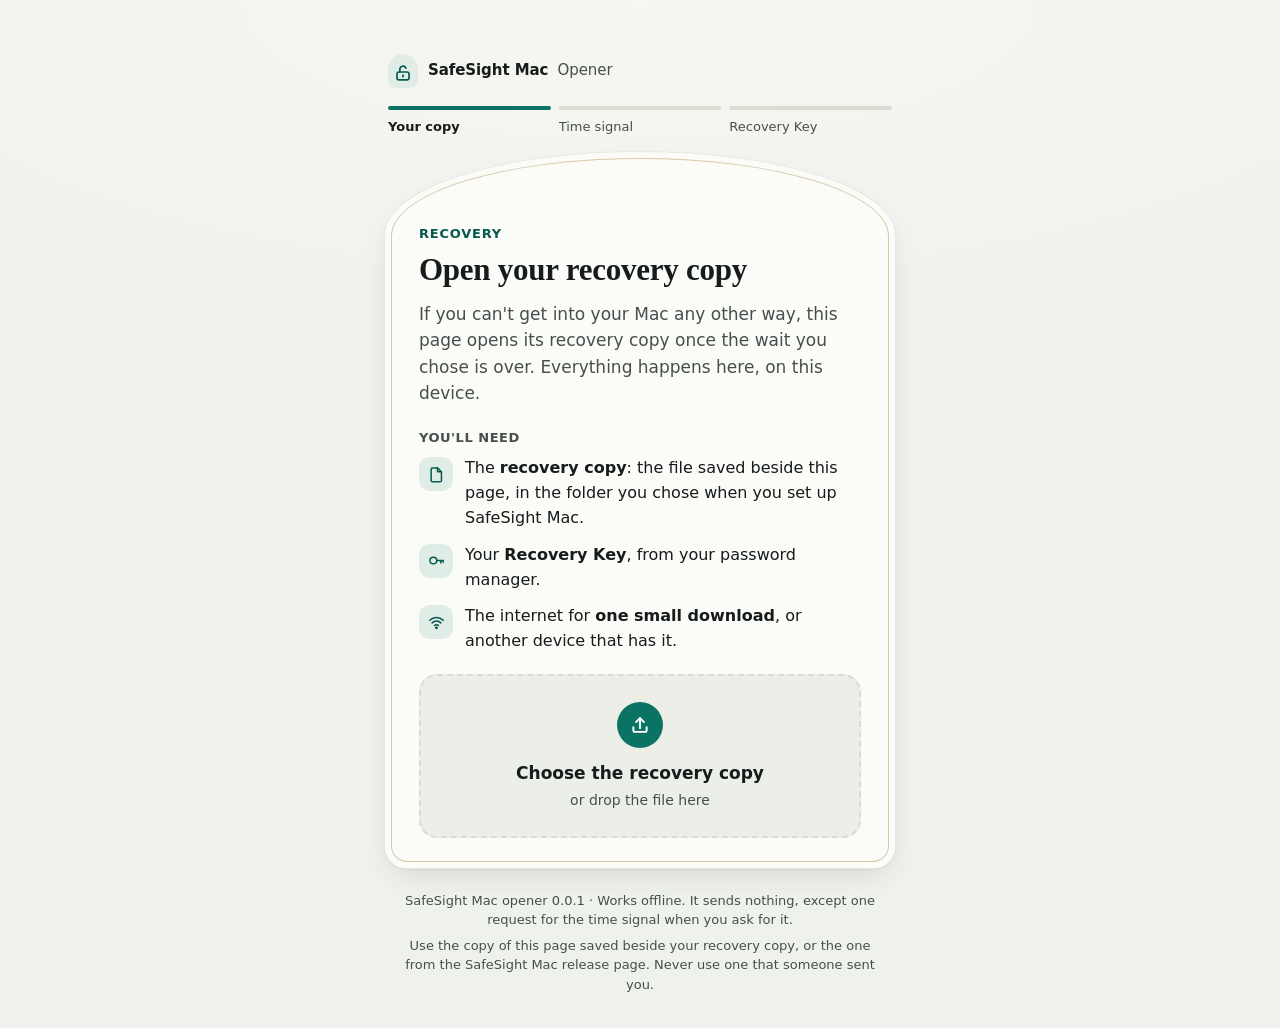
<file: opener/index.html>
<!-- SPDX-License-Identifier: Apache-2.0 -->
<!doctype html>
<html lang="en">
<head>
<meta charset="utf-8">
<meta http-equiv="Content-Security-Policy" content="default-src 'none'; script-src 'sha256-5P324hk0o46KGhbUXZKIQyikkpULaaZVq4rvOe5rMcw=' 'sha256-8x7cUYmnNEYxIRS65kd7RHlBTsEtwacrUDErAqYJvRY=' 'wasm-unsafe-eval'; style-src 'sha256-+5yAYm3AsFv1kkn1XHDI5lW5ek3lAfHwzd7Lf1QNo/A='; img-src data:; connect-src https://api.drand.sh https://drand.cloudflare.com; base-uri 'none'; form-action 'none'; require-trusted-types-for 'script'; trusted-types 'none'">
<meta name="referrer" content="no-referrer">
<meta name="viewport" content="width=device-width, initial-scale=1, viewport-fit=cover">
<meta name="color-scheme" content="light dark">
<meta name="theme-color" content="#eff1ec" media="(prefers-color-scheme: light)">
<meta name="theme-color" content="#0c1222" media="(prefers-color-scheme: dark)">
<link rel="icon" href="data:,">
<title>SafeSight Mac opener</title>
<style>/* SPDX-License-Identifier: Apache-2.0 */
/* The opener page. Calm, one column, phone first. System fonts only; nothing is loaded
   from anywhere. */
/* Desert (DESIGN-desert.md on the website branch): lime plaster and lapis night, malachite,
   gold leaf only as one hairline. Headings in the system serif; everything else the system sans. */
:root {
  --bg: #eff1ec;
  --bg-glow: #f7f7f1;
  --card: #fbfbf8;
  --card-edge: rgba(21, 28, 27, 0.08);
  --shadow: 0 1px 2px rgba(21, 28, 27, 0.05), 0 12px 32px -12px rgba(21, 28, 27, 0.16);
  --text: #151c1b;
  --muted: #45504d;
  --line: #d8dcd3;
  --soft: #eceee8;
  --accent: #0b7363;
  --accent-press: #085e51;
  --accent-text: #ffffff;
  --accent-soft: #e0ede7;
  --link: #06594d;
  --gold: #a68338;
  --gold-line: rgba(166, 131, 56, 0.42);
  --error: #a3261b;
  --error-soft: #f9e7e3;
  --radius: 22px;
  --arch: 56px;
  --ease: cubic-bezier(0.2, 0.7, 0.2, 1);
  --serif: ui-serif, "New York", "Iowan Old Style", Georgia, serif;
  --mono: ui-monospace, "SF Mono", SFMono-Regular, Menlo, Consolas, "Liberation Mono", monospace;
  color-scheme: light dark;
}
@media (prefers-color-scheme: dark) {
  :root {
    --bg: #0c1222;
    --bg-glow: #151d34;
    --card: #131a2d;
    --card-edge: rgba(190, 205, 255, 0.07);
    --shadow: 0 1px 2px rgba(0, 0, 0, 0.35), 0 16px 40px -16px rgba(0, 0, 0, 0.7);
    --text: #eceee6;
    --muted: #a9b1bf;
    --line: #252e46;
    --soft: #182035;
    --accent: #5cd3bc;
    --accent-press: #49c2aa;
    --accent-text: #071d19;
    --accent-soft: #13303a;
    --link: #6fd9c4;
    --gold: #c9a961;
    --gold-line: rgba(201, 169, 97, 0.30);
    --error: #ff9b8c;
    --error-soft: #3a1d22;
  }
}

* { box-sizing: border-box; }
html { -webkit-text-size-adjust: 100%; text-size-adjust: 100%; }
body {
  margin: 0;
  min-height: 100vh;
  min-height: 100dvh;
  background: radial-gradient(120% 60% at 50% 0%, var(--bg-glow), var(--bg) 70%) fixed, var(--bg);
  color: var(--text);
  font: 17px/1.55 -apple-system, "SF Pro Text", system-ui, "Segoe UI", Roboto, "Helvetica Neue", Arial, sans-serif;
  -webkit-font-smoothing: antialiased;
}
main {
  max-width: 34rem;
  margin: 0 auto;
  padding: max(20px, env(safe-area-inset-top)) 16px max(28px, env(safe-area-inset-bottom));
}
[hidden] { display: none !important; }
:focus-visible { outline: 3px solid var(--accent); outline-offset: 2px; }
h1:focus { outline: none; }

/* ----- Brand and steps ----- */
.brand { display: flex; align-items: center; gap: 10px; margin: 6px 4px 18px; font-size: 15px; }
.brand-mark {
  display: inline-grid; place-items: center;
  width: 30px; height: 34px; border-radius: 15px 15px 8px 8px; padding-top: 3px;
  background: var(--accent-soft); color: var(--link);
}
.brand-mark svg { width: 20px; height: 20px; fill: none; stroke: currentColor; stroke-width: 2; stroke-linecap: round; stroke-linejoin: round; }
.brand-name { font-weight: 600; letter-spacing: -0.005em; }
.brand-role { font-weight: 500; color: var(--muted); margin-left: 4px; }

.steps { display: flex; gap: 8px; list-style: none; margin: 0 4px 14px; padding: 0; }
.steps li { flex: 1; min-width: 0; font-size: 13px; color: var(--muted); }
.steps li::before {
  content: ""; display: block; height: 4px; border-radius: 4px; margin-bottom: 7px;
  background: var(--line); transition: background 0.3s var(--ease);
}
.steps li.done::before { background: var(--accent); opacity: 0.55; }
.steps li.now::before { background: var(--accent); }
.steps li.now { color: var(--text); font-weight: 600; }
.steps span { display: block; overflow: hidden; text-overflow: ellipsis; white-space: nowrap; }

/* ----- Cards and text ----- */
/* Each screen is one card: a niche with an arched top and a gold hairline just inside. */
.card {
  position: relative;
  background: var(--card);
  border: 1px solid var(--card-edge);
  border-radius: 50% 50% var(--radius) var(--radius) / var(--arch) var(--arch) var(--radius) var(--radius);
  box-shadow: var(--shadow);
  padding: calc(var(--arch) * 0.5 + 24px) 22px 24px;
}
.card::before {
  content: ""; position: absolute; inset: 6px; pointer-events: none;
  border: 1px solid var(--gold-line);
  border-radius: 50% 50% 16px 16px / calc(var(--arch) - 6px) calc(var(--arch) - 6px) 16px 16px;
}
.card.quiet { box-shadow: none; text-align: center; }
@media (prefers-reduced-motion: no-preference) {
  .card { animation: rise 0.38s var(--ease) both; }
  @keyframes rise { from { opacity: 0; transform: translateY(6px); } to { opacity: 1; transform: none; } }
}
.eyebrow { margin: 0 0 8px; font-size: 13px; font-weight: 600; letter-spacing: 0.06em; text-transform: uppercase; color: var(--link); }
h1 { margin: 0 0 12px; font-family: var(--serif); font-size: 29px; line-height: 1.18; letter-spacing: -0.008em; font-weight: 600; }
h2 { margin: 26px 0 10px; font-family: var(--serif); font-size: 20px; letter-spacing: -0.004em; font-weight: 600; }
h2.small-head { margin: 22px 0 8px; font-family: inherit; font-size: 13px; font-weight: 600; letter-spacing: 0.04em; text-transform: uppercase; color: var(--muted); }
p { margin: 0 0 12px; }
.lead { color: var(--muted); font-size: 17px; }
.hint { color: var(--muted); font-size: 14px; margin: 8px 2px 0; }
.center { text-align: center; }
strong { font-weight: 600; }

.needs { list-style: none; margin: 0 0 20px; padding: 0; display: grid; gap: 12px; }
.needs li { display: flex; gap: 12px; align-items: flex-start; font-size: 16px; }
.need-icon {
  flex: none; display: inline-grid; place-items: center;
  width: 34px; height: 34px; border-radius: 11px; margin-top: 1px;
  background: var(--accent-soft); color: var(--link);
}
.need-icon svg { width: 19px; height: 19px; fill: none; stroke: currentColor; stroke-width: 1.9; stroke-linecap: round; stroke-linejoin: round; }

/* ----- The file drop ----- */
.drop {
  display: flex; flex-direction: column; align-items: center; gap: 4px;
  padding: 26px 18px 24px; border-radius: 18px; cursor: pointer;
  border: 2px dashed var(--line); background: var(--soft);
  text-align: center; transition: border-color 0.2s var(--ease), background 0.2s var(--ease);
}
.drop:hover, .drop.dragging { border-color: var(--accent); }
.drop:focus-within { border-color: var(--accent); box-shadow: 0 0 0 3px var(--accent-soft); }
.drop-icon {
  display: inline-grid; place-items: center; width: 46px; height: 46px; border-radius: 50%;
  background: var(--accent); color: var(--accent-text); margin-bottom: 8px;
}
.drop-icon svg { width: 22px; height: 22px; fill: none; stroke: currentColor; stroke-width: 2.1; stroke-linecap: round; stroke-linejoin: round; }
.drop-title { font-weight: 600; font-size: 17px; }
.drop-hint { color: var(--muted); font-size: 14px; }
.visually-hidden {
  position: absolute !important; width: 1px; height: 1px; padding: 0; margin: -1px;
  overflow: hidden; clip: rect(0 0 0 0); white-space: nowrap; border: 0;
}

/* ----- The copy's date ----- */
.when {
  display: flex; flex-direction: column; gap: 2px;
  margin: 6px 0 16px; padding: 16px 18px; border-radius: 16px;
  background: var(--soft); border: 1px solid var(--line);
}
.when-label { font-size: 13px; color: var(--muted); }
.when-date { font-size: 19px; font-weight: 650; line-height: 1.3; letter-spacing: -0.005em; }
.when-detail { font-size: 13px; color: var(--muted); margin-top: 4px; }

/* ----- Buttons and fields ----- */
.actions { display: flex; flex-direction: column; gap: 10px; margin-top: 18px; }
.actions.row { flex-direction: row; flex-wrap: wrap; align-items: center; gap: 14px; margin-top: 12px; }
.actions.center { align-items: center; justify-content: center; margin-top: 8px; }
button {
  font: inherit; border: 0; cursor: pointer; border-radius: 14px;
  min-height: 50px; padding: 12px 20px; font-weight: 600;
  transition: background 0.15s var(--ease), transform 0.1s var(--ease), opacity 0.15s;
}
button:active { transform: scale(0.985); }
button:disabled { opacity: 0.55; cursor: progress; }
.primary { background: var(--accent); color: var(--accent-text); }
.primary:hover { background: var(--accent-press); }
.secondary { background: var(--soft); color: var(--text); border: 1px solid var(--line); }
.secondary:hover { border-color: var(--accent); }
.ghost { background: transparent; color: var(--link); min-height: 44px; padding: 10px 12px; }
.ghost:hover { background: var(--soft); }
.actions.row .secondary { min-height: 46px; }
.link { color: var(--link); font-weight: 600; font-size: 15px; cursor: pointer; text-decoration: underline; text-underline-offset: 3px; }
.link:focus-within { outline: 3px solid var(--accent); outline-offset: 2px; border-radius: 4px; }

.field-label { display: block; font-weight: 600; font-size: 15px; margin: 16px 2px 6px; }
input[type="text"], input[type="password"], textarea {
  width: 100%; font: inherit; font-size: 17px; color: var(--text);
  background: var(--card); border: 1px solid var(--line); border-radius: 14px;
  padding: 13px 14px; transition: border-color 0.15s, box-shadow 0.15s;
}
textarea { font-family: var(--mono); font-size: 14px; line-height: 1.45; resize: vertical; min-height: 96px; }
input:focus, textarea:focus { outline: none; border-color: var(--accent); box-shadow: 0 0 0 3px var(--accent-soft); }
.key-field { position: relative; }
.key-field input { font-family: var(--mono); font-size: 16px; padding-right: 84px; letter-spacing: 0.01em; }
.show {
  position: absolute; top: 5px; right: 5px; bottom: 5px; min-height: 0;
  padding: 0 14px; border-radius: 10px; font-size: 14px;
  background: var(--soft); color: var(--link);
}

.status { color: var(--muted); font-size: 15px; margin: 10px 2px 0; min-height: 0; }
.status:empty { display: none; }
.error {
  margin: 16px 0 0; padding: 12px 14px; border-radius: 14px;
  background: var(--error-soft); color: var(--error); font-size: 15px; line-height: 1.5;
}

/* ----- Pasting the time signal ----- */
.paste { margin-top: 16px; border-top: 1px solid var(--line); padding-top: 6px; }
.paste summary {
  cursor: pointer; list-style: none; padding: 10px 2px; font-weight: 600; color: var(--link);
  display: flex; align-items: center; gap: 8px;
}
.paste summary::-webkit-details-marker { display: none; }
.paste summary::after {
  content: ""; width: 8px; height: 8px; margin-left: 2px; margin-top: -4px;
  border-right: 2px solid currentColor; border-bottom: 2px solid currentColor;
  transform: rotate(45deg); transition: transform 0.2s var(--ease);
}
.paste[open] summary::after { transform: rotate(-135deg); margin-top: 4px; }
.paste-body { padding: 4px 0 4px; font-size: 15px; }
.url {
  font-family: var(--mono); font-size: 12.5px; line-height: 1.5; word-break: break-all;
  background: var(--soft); border: 1px solid var(--line); border-radius: 12px;
  padding: 10px 12px; margin: 6px 0 10px; user-select: all; -webkit-user-select: all;
}

/* ----- The key step ----- */
.note { display: flex; gap: 10px; align-items: flex-start; margin: 20px 0 0; color: var(--muted); font-size: 14px; }
.note-icon { flex: none; color: var(--link); margin-top: 1px; }
.note-icon svg { width: 18px; height: 18px; fill: none; stroke: currentColor; stroke-width: 1.9; stroke-linecap: round; stroke-linejoin: round; }

/* ----- The password ----- */
.secret-box {
  margin: 12px 0 0; padding: 20px 14px; border-radius: 18px;
  background: var(--soft); border: 1px solid var(--line);
}
.secret {
  margin: 0; text-align: center; font-family: var(--mono); font-size: 23px; line-height: 1.75;
  letter-spacing: 0.03em; font-weight: 500; word-break: break-all;
}
.secret span { display: inline-block; margin: 0 0.32em; }
.spelled {
  list-style: none; margin: 6px 0 4px; padding: 0;
  display: grid; grid-template-columns: repeat(auto-fill, minmax(78px, 1fr)); gap: 8px;
}
.spelled li {
  display: grid; grid-template-rows: auto auto auto; justify-items: center;
  padding: 8px 4px 9px; border-radius: 12px; background: var(--soft); border: 1px solid var(--line);
}
.spelled .pos { font-size: 11px; color: var(--muted); }
.spelled .ch { font-family: var(--mono); font-size: 22px; line-height: 1.3; font-weight: 600; }
.spelled .say { font-size: 11.5px; color: var(--muted); text-align: center; line-height: 1.25; }

.callout {
  display: flex; gap: 12px; align-items: flex-start;
  margin: 22px 0 0; padding: 14px 16px; border-radius: 16px;
  background: var(--accent-soft); font-size: 15px;
}
.callout p { margin: 0; }
.callout strong { color: var(--text); }
.callout-icon { flex: none; color: var(--link); margin-top: 1px; }
.callout-icon svg { width: 20px; height: 20px; fill: none; stroke: currentColor; stroke-width: 1.9; stroke-linecap: round; stroke-linejoin: round; }

.next { list-style: none; counter-reset: step; margin: 0; padding: 0; display: grid; gap: 12px; }
.next li { counter-increment: step; position: relative; padding-left: 42px; font-size: 16px; min-height: 28px; }
.next li::before {
  content: counter(step); position: absolute; left: 0; top: -1px;
  width: 28px; height: 28px; border-radius: 50%; display: grid; place-items: center;
  background: var(--accent-soft); color: var(--link);
  font-family: var(--serif); font-style: italic; font-variant-numeric: oldstyle-nums; font-weight: 600; font-size: 16px;
}

/* ----- Footer ----- */
.foot { margin: 22px 10px 0; color: var(--muted); font-size: 13px; line-height: 1.5; text-align: center; }
.foot p { margin: 0 0 6px; }

@media (prefers-reduced-motion: reduce) {
  *, *::before, *::after { transition: none !important; animation: none !important; }
}
@media (min-width: 560px) {
  :root { --arch: 84px; }
}
@media (min-width: 640px) {
  main { padding-top: 48px; }
  .card { padding: calc(var(--arch) * 0.5 + 30px) 34px 30px; }
  h1 { font-size: 31px; }
  .actions { flex-direction: row; flex-wrap: wrap; }
  .actions .primary { min-width: 220px; }
  .secret { font-size: 26px; }
}
@media (max-width: 360px) {
  .card { padding: calc(var(--arch) * 0.5 + 20px) 16px 20px; }
  .secret { font-size: 20px; }
}
</style>
</head>
<body>
<main>

<header class="brand">
  <span class="brand-mark" aria-hidden="true"><svg viewBox="0 0 24 24"><rect x="4.75" y="10.75" width="14.5" height="9.5" rx="2.6"/><path d="M8.25 10.75V7.6a3.75 3.75 0 0 1 7.2-1.45"/><path d="M12 14.6v2"/></svg></span>
  <span class="brand-name">SafeSight Mac <span class="brand-role">Opener</span></span>
</header>

<ol class="steps" id="steps" aria-label="Steps" hidden>
  <li data-step="1"><span>Your copy</span></li>
  <li data-step="2"><span>Time signal</span></li>
  <li data-step="3"><span>Recovery Key</span></li>
</ol>

<noscript>
  <section class="card">
    <h1>This page needs JavaScript</h1>
    <p>Turn JavaScript on to open your recovery copy. The page works offline and sends nothing to anyone.</p>
  </section>
</noscript>

<section id="screen-loading" class="card quiet">
  <p class="lead">Getting ready…</p>
</section>

<section id="screen-old" class="card" hidden>
  <p class="eyebrow">Opener</p>
  <h1 tabindex="-1">This browser can't run the opener</h1>
  <p class="lead">Try a recent version of Safari, Chrome, Firefox or Edge, on any computer or phone. Nothing was sent anywhere.</p>
</section>

<section id="screen-copy" class="card" hidden>
  <p class="eyebrow">Recovery</p>
  <h1 tabindex="-1">Open your recovery copy</h1>
  <p class="lead">If you can't get into your Mac any other way, this page opens its recovery copy once the wait you chose is over. Everything happens here, on this device.</p>

  <h2 class="small-head">You'll need</h2>
  <ul class="needs">
    <li><span class="need-icon" aria-hidden="true"><svg viewBox="0 0 24 24"><path d="M7 3.75h6.5l4.75 4.75v11a1.75 1.75 0 0 1-1.75 1.75H7a1.75 1.75 0 0 1-1.75-1.75v-14A1.75 1.75 0 0 1 7 3.75z"/><path d="M13.25 3.75V8.5h4.75"/></svg></span><span>The <strong>recovery copy</strong>: the file saved beside this page, in the folder you chose when you set up SafeSight Mac.</span></li>
    <li><span class="need-icon" aria-hidden="true"><svg viewBox="0 0 24 24"><circle cx="8" cy="12" r="4.25"/><path d="M12.25 12h8.25M17.5 12v3.25M20.5 12v2.25"/></svg></span><span>Your <strong>Recovery Key</strong>, from your password manager.</span></li>
    <li><span class="need-icon" aria-hidden="true"><svg viewBox="0 0 24 24"><path d="M3.5 9.25a12 12 0 0 1 17 0"/><path d="M6.5 12.5a7.75 7.75 0 0 1 11 0"/><path d="M9.5 15.75a3.5 3.5 0 0 1 5 0"/><circle cx="12" cy="18.75" r="0.9"/></svg></span><span>The internet for <strong>one small download</strong>, or another device that has it.</span></li>
  </ul>

  <label class="drop" id="copy-drop" for="copy-file">
    <span class="drop-icon" aria-hidden="true"><svg viewBox="0 0 24 24"><path d="M12 15.5V4.5"/><path d="M7.75 8.75 12 4.5l4.25 4.25"/><path d="M4.75 14.5v3.25A1.75 1.75 0 0 0 6.5 19.5h11a1.75 1.75 0 0 0 1.75-1.75V14.5"/></svg></span>
    <span class="drop-title">Choose the recovery copy</span>
    <span class="drop-hint">or drop the file here</span>
    <input type="file" id="copy-file" class="visually-hidden">
  </label>
  <p id="copy-error" class="error" role="alert" hidden></p>
</section>

<section id="screen-time" class="card" hidden>
  <p class="eyebrow">Your copy</p>
  <h1 tabindex="-1" id="time-title">Its time has come</h1>
  <div class="when">
    <span class="when-label">Opens no earlier than</span>
    <span class="when-date" id="time-when"></span>
    <span class="when-detail" id="time-detail"></span>
  </div>
  <p class="lead" id="time-lead"></p>

  <div id="not-yet-box" hidden>
    <button id="check-anyway" class="ghost" type="button">This device's clock may be wrong: check anyway</button>
  </div>

  <div id="time-get">
    <div class="actions">
      <button id="fetch-round" class="primary" type="button">Get the time signal</button>
    </div>
    <p class="hint" id="fetch-note"></p>
    <p id="fetch-status" class="status" role="status" aria-live="polite"></p>

    <details id="paste-box" class="paste">
      <summary>No internet on this device?</summary>
      <div class="paste-body">
        <p>On a phone or computer that has internet, open this address. Copy everything it shows, and paste it below.</p>
        <p class="url" id="paste-url"></p>
        <p class="hint">If that one doesn't load, this one gives the same answer:</p>
        <p class="url" id="paste-url-2"></p>
        <label class="field-label" for="round-text">Paste it here</label>
        <textarea id="round-text" rows="4" autocomplete="off" autocapitalize="none" autocorrect="off" spellcheck="false" placeholder="{&quot;round&quot;:…,&quot;signature&quot;:&quot;…&quot;}"></textarea>
        <div class="actions row">
          <button id="check-round" class="secondary" type="button">Check it</button>
          <label class="link" for="round-file">or choose a downloaded file</label>
          <input type="file" id="round-file" class="visually-hidden">
        </div>
      </div>
    </details>
  </div>
  <p id="time-error" class="error" role="alert" hidden></p>
  <div class="actions">
    <button id="time-back" class="ghost" type="button">Choose a different copy</button>
  </div>
</section>

<section id="screen-key" class="card" hidden>
  <p class="eyebrow">Time lock open</p>
  <h1 tabindex="-1">Now your Recovery Key</h1>
  <p class="lead">One lock is left. In your password manager, find the entry named “SafeSight Mac Recovery Key”, copy the key, and paste it here.</p>
  <label class="field-label" for="key-input">Recovery Key</label>
  <div class="key-field">
    <input id="key-input" type="password" autocomplete="off" autocapitalize="none" autocorrect="off" spellcheck="false" enterkeyhint="go">
    <button id="key-show" class="show" type="button" aria-pressed="false" aria-controls="key-input">Show</button>
  </div>
  <p class="hint" id="key-hint">One line that starts with AGE-SECRET-KEY-1.</p>
  <div class="actions">
    <button id="open-key" class="primary" type="button">Open my copy</button>
  </div>
  <p id="key-error" class="error" role="alert" hidden></p>
  <p class="note"><span class="note-icon" aria-hidden="true"><svg viewBox="0 0 24 24"><rect x="5.25" y="10.75" width="13.5" height="9.5" rx="2.4"/><path d="M8.5 10.75V8a3.5 3.5 0 0 1 7 0v2.75"/></svg></span><span>Your key stays on this device. This page doesn't send it anywhere and doesn't save it.</span></p>
</section>

<section id="screen-done" class="card" hidden>
  <p class="eyebrow">Opened</p>
  <h1 tabindex="-1">Your Mac's admin password</h1>
  <div class="secret-box">
    <p class="secret" id="secret"></p>
  </div>
  <p class="hint center" id="secret-facts"></p>
  <div class="actions center">
    <button id="spell" class="ghost" type="button" aria-expanded="false" aria-controls="spelled">Spell it out</button>
  </div>
  <ol id="spelled" class="spelled" hidden></ol>

  <div class="callout">
    <span class="callout-icon" aria-hidden="true"><svg viewBox="0 0 24 24"><path d="M12 3.75 20.25 18.5H3.75z"/><path d="M12 9.5v4.25"/><circle cx="12" cy="16.4" r="0.9"/></svg></span>
    <p><strong>Keep it private.</strong> Whoever has this password can use your Mac as an administrator until SafeSight Mac replaces it. This page keeps no copy.</p>
  </div>

  <h2>What to do next</h2>
  <ol class="next">
    <li>Start your Mac.</li>
    <li>At the login window, choose the account named <strong id="next-account">SafeSight Mac administrator</strong> and type this password. If it isn't in the list, choose <strong>Other…</strong> and type that name.</li>
    <li>The SafeSight Mac app will offer <strong>Finish leaving</strong> and <strong>Stay</strong>.</li>
    <li>You have <strong id="next-days">7 days</strong> from the Mac's first start to choose. After that, this password stops working and SafeSight Mac goes on protecting the Mac.</li>
  </ol>
  <div class="actions">
    <button id="clear" class="secondary" type="button">Clear the password</button>
  </div>
</section>

<section id="screen-cleared" class="card" hidden>
  <p class="eyebrow">Done</p>
  <h1 tabindex="-1">Cleared</h1>
  <p class="lead">The password is gone from this page. You can close it now. If you need it again, open your recovery copy again with your Recovery Key.</p>
  <div class="actions">
    <button id="again" class="secondary" type="button">Start again</button>
  </div>
</section>

<footer class="foot">
  <p><span id="foot-version">SafeSight Mac opener</span> · Works offline. It sends nothing, except one request for the time signal when you ask for it.</p>
  <p>Use the copy of this page saved beside your recovery copy, or the one from the SafeSight Mac release page. Never use one that someone sent you.</p>
</footer>

</main>
<script type="application/octet-stream" id="core-wasm">
AGFzbQEAAAABpwEYYAF/AGABfwF/YAJ/fwBgA39/fwF/YAJ/fwF/YAV/f39/fwBgA39/fwBgAABgAAF/YAR/f39/AX9gBH9/f38A
YAZ/f39/f38Bf2AGf39/f39/AGAFf39/f38Bf2AHf39/f39/fwBgAn9+AGAEf39/fgBgA39+fwF/YAd/f39/f39/AX9gAAF+YAN/
fn8AYAN/f34AYAh/f39/f39/fwBgBX9+fn5+AAOdBJsEBQICBgYAAAYHAgYIBgQABwgCCAIICAcHBAgICAgIBAYJBAcGBgYKAgIG
BgAAAAAAAAAAAAYAAgYCAQECAgQGAgYCAgECBgQBBgoCCgULBgUBBQYGBgYCBgYBBgEBBgEKAgAGAgYGAgYGCgIAAgIGAgwCDQsG
AgoBAgYGBg0FAQECBgICAQIBAAQKBgAAAAAGBgYEAgIGAgIGCg4CBgYEBgYKBgIGCg8CEAkFBAYGAAYCDwYGCgUQBBEGAgIGAgIC
CgICCgQFBQYGAAYGAgYAAgESBgQCAQICAgQCAgICBAQAAAQEBAIBBAIEAwICBAQEDwICAgACBAEBBgYDBgYCAgoGBgACAgIAAgIF
AgIBAgIAAAIEAQEBEwICAgQEAgIBAgEBAAIUFQEBAAYFBQICDAYGCgYEAgwGBgYCAgYCBgIABQAFAgYKBgUCBgoKBgwGBgoFBgYG
BgoCBgYABgYWAAYCBgYFCgUOAgYABAQFAAEKBQoABgUMBgYFAgQABAQAAgYFAQYCBAoGAgUGAgICAgICBgYABAAFAAEGCgoFBAYE
BQAGAgICAgUMBgUDAgAAAgAEDAAABQAAAAAMBQICBAQBBwYACQICAAQCAgIBAgIEAgICBAQEAwICAgMGCQUBAAYCCgACBwYEBAMD
FgwGBAQJBgoGAQEBAQEBBgMLBA0NAwMEBQUEBAAGBQQEBAAABgQEAwQEBAMDAxcEBQFwAUREBQMBABEGCQF/AUGAgMAACweHAQoG
bWVtb3J5AgAIc3NfYWJvdXQAFQhzc19jbGVhcgAWD3NzX2NsZWFyX291dHB1dAAXCHNzX2lucHV0ABgKc3NfaW5zcGVjdAAZC3Nz
X29wZW5fa2V5ABoMc3Nfb3Blbl90aW1lABsNc3Nfb3V0cHV0X2xlbgAcDXNzX291dHB1dF9wdHIAHQmIAQEAQQELQ40EDYME7wOW
BJ4BtwH9Au0B6wLuAS31AfcB+AGsA60D9gHiATLTAeMB3wEv6gHpAfsB5wGVA+wC8wL+AvsCgAOgA54DvQPUA7QD1wPWA9sD1QPT
A9ED0gO1A9AD2QPYA9oDzwPOA+AD6gPpA+sD6AOLBIwE8AOGBIcEkgT8A5EEmAQK8dYMmwS4CgMCfwF+Bn8jgICAgABBIGsiBSSA
gICAAAJAAkACQAJAAkACQAJAAkACQAJAAkACQAJAAkACQCACRQ0AAkACQCAErSACQQxsQXRqIgZBDG6tfiIHQiCIpw0AIAEoAggi
CCAHp2oiCSAISQ0AIAEoAgQhCiACQQFGDQEgAUEUaiELIAYhDANAIAsoAgAiDSAJaiIJIA1JDQEgC0EMaiELIAxBdGoiDEUNAgwA
CwtB0LHAgABBNUGIssCAABCJhICAAAALIAVBFGogCUEAQQFBARDxgoCAACAFKAIYIQsgBSgCFEEBRg0BIAVBADYCECAFIAUoAhw2
AgwgBSALNgIIIAVBCGogCiAKIAhqEPiCgIAAIAkgBSgCECIMayELIAUoAgwgDGohDAJAAkACQAJAAkACQCAEDgUEAwIBAAULIAJB
AUYNEiABQRBqIQQDQCALQQNNDQ8gBEEEaigCACENIAQoAgAhAiAMIAMoAAA2AAAgC0F8aiILIA1JDRAgDEEEaiEMAkAgDUUNACAM
IAIgDfwKAAALIARBDGohBCALIA1rIQsgDCANaiEMIAZBdGoiBg0ADBMLCyACQQFGDREgAUEQaiEEA0AgC0ECTQ0MIARBBGooAgAh
DSAEKAIAIQIgDCADLQACOgACIAwgAy8AADsAACALQX1qIgsgDUkNDSAMQQNqIQwCQCANRQ0AIAwgAiAN/AoAAAsgBEEMaiEEIAsg
DWshCyAMIA1qIQwgBkF0aiIGDQAMEgsLIAJBAUYNECABQRBqIQQDQCALQQFNDQkgBEEEaigCACENIAQoAgAhAiAMIAMvAAA7AAAg
C0F+aiILIA1JDQogDEECaiEMAkAgDUUNACAMIAIgDfwKAAALIARBDGohBCALIA1rIQsgDCANaiEMIAZBdGoiBg0ADBELCyACQQFG
DQ8gAUEQaiEEA0AgC0UNBiAEQQRqKAIAIQ0gBCgCACECIAwgAy0AADoAACALQX9qIgsgDUkNByAMQQFqIQwCQCANRQ0AIAwgAiAN
/AoAAAsgBEEMaiEEIAsgDWshCyAMIA1qIQwgBkF0aiIGDQAMEAsLIAJBAUYNDiABQRBqIQMDQCALIANBBGooAgAiDUkNBAJAIA1F
DQAgDCADKAIAIA38CgAACyADQQxqIQMgCyANayELIAwgDWohDCAGQXRqIgYNAAwPCwsgAkEBRg0NIAFBEGohAgNAIAsgBEkNDCAC
QQRqKAIAIQ0gAigCACEBAkAgBEUNACAMIAMgBPwKAAALIAsgBGsiCyANSQ0NIAwgBGohDAJAIA1FDQAgDCABIA38CgAACyACQQxq
IQIgCyANayELIAwgDWohDCAGQXRqIgZFDQ4MAAsLIABBADYCCCAAQoCAgIAQNwIADA0LIAsgBSgCHBDig4CAAAALQfe0wIAAQRNB
wLHAgAAQ8oOAgAAAC0H3tMCAAEETQcCxwIAAEPKDgIAAAAtB97TAgABBE0HAscCAABDyg4CAAAALQfe0wIAAQRNBwLHAgAAQ8oOA
gAAAC0H3tMCAAEETQcCxwIAAEPKDgIAAAAtB97TAgABBE0HAscCAABDyg4CAAAALQfe0wIAAQRNBwLHAgAAQ8oOAgAAAC0H3tMCA
AEETQcCxwIAAEPKDgIAAAAtB97TAgABBE0HAscCAABDyg4CAAAALQfe0wIAAQRNBwLHAgAAQ8oOAgAAAC0H3tMCAAEETQcCxwIAA
EPKDgIAAAAsgACAFKQIINwIAIAAgCSALazYCCAsgBUEgaiSAgICAAAuKAQEEfyOAgICAAEEQayICJICAgIAAIABBCGohAwJAIAEo
AgQgASgCAGtBA3YiBCAAKAIAIAAoAggiBWtNDQAgACAFIARBBEEMEPWCgIAAIAAoAgghBQsgACgCBCEAIAIgBTYCCCACIAM2AgQg
AiAANgIMIAEgAkEEahCCgICAACACQRBqJICAgIAAC+IBAQZ/I4CAgIAAQSBrIgIkgICAgAAgASgCBCEDIAEoAgAhBAJAIAAoAgAi
BSAAKAIEIgZGDQAgACgCCCEHIAEoAgggA0EMbGohACADIAYgBWtBA3YiAWohAwNAIAJBFGogBSgCACAFQQRqKAIAIAcpAwAQtoGA
gAAgAkEIaiACKAIYIAIoAhwQh4CAgAAgAkEUahD/goCAACACQRRqEPyCgIAAIAAgAigCEDYCCCAAIAIpAgg3AgAgBUEIaiEFIABB
DGohACABQX9qIgENAAsLIAQgAzYCACACQSBqJICAgIAAC4YBAQR/I4CAgIAAQRBrIgMkgICAgAAgAEEIaiEEAkAgAiABa0EDdiIF
IAAoAgAgACgCCCIGa00NACAAIAYgBUEEQQwQ9YKAgAAgACgCCCEGCyAAKAIEIQAgAyAGNgIIIAMgBDYCBCADIAA2AgwgASACIANB
BGoQhICAgAAgA0EQaiSAgICAAAuhAQEDfyOAgICAAEEQayIDJICAgIAAIAIoAgQhBCACKAIAIQUCQCAAIAFGDQAgAigCCCAEQQxs
aiECIAQgASAAa0EDdiIBaiEEA0AgA0EEaiAAKAIAIABBBGooAgAQh4CAgAAgAiADKAIMNgIIIAIgAykCBDcCACAAQQhqIQAgAkEM
aiECIAFBf2oiAQ0ACwsgBSAENgIAIANBEGokgICAgAALLAACQCAAKAIQQX9GDQAgAEEQaiIAEPSBgIAAIAAQ/4KAgAAgABD8goCA
AAsLWwECf0EgIQEDQCAAIAFqIgIQ9IGAgAAgAhD/goCAACACEPyCgIAAIAFBDGoiAUHEAEcNAAsgABCFgICAACAAQcQAaiIBEPSB
gIAAIAEQ/4KAgAAgARD8goCAAAvnBQEEfyOAgICAAEHAAGsiAySAgICAAEEBIQQgA0E0aiACQQJqQQBBAUEBEPGCgIAAIAMoAjgh
BQJAAkACQCADKAI0QQFGDQAgA0EANgIUIAMgAygCPDYCECADIAU2AgwgA0EMakEBEPqCgIAAIAMoAhBBIjoAACADQQE2AhQgAkUN
AiABIAJqIQQDQAJAAkAgASwAACICQX9MDQAgAUEBaiEBIAJB/wFxIQIMAQsgAS0AAUE/cSEFIAJBH3EhBgJAIAJBX0sNACAGQQZ0
IAVyIQIgAUECaiEBDAELIAVBBnQgAS0AAkE/cXIhBQJAIAJBcE8NACAFIAZBDHRyIQIgAUEDaiEBDAELIAVBBnQgAS0AA0E/cXIg
BkESdEGAgPAAcXIhAiABQQRqIQELAkACQAJAAkAgAkEiRg0AIAJB3ABGDQEgAkGBf2pBoX9JDQIgAygCFCEFIANBDGpBARD6goCA
ACAFIAMoAhBqIAI6AAAgAyAFQQFqNgIUDAMLIANBDGpBAhD6goCAACADKAIQIAMoAhRqQdzEADsAACADIAMoAhRBAmo2AhQMAgsg
A0EMakECEPqCgIAAIAMoAhAgAygCFGpB3LgBOwAAIAMgAygCFEECajYCFAwBCyADIAJB//8DcTYCKCADQYGAgIAANgIwIAMgA0Eo
ajYCLCADQTRqQey0wIAAIANBLGoQ54OAgAAgAyADKAI8IgI2AiAgAyADKQI0NwMYIAMoAhwhBiADQQxqIAIQ+oKAgAAgAygCFCEF
AkAgAkUNAAJAIAJFDQAgAygCECAFaiAGIAL8CgAACyADKAIUIQULIAMgBSACajYCFCADQRhqEP+CgIAAIANBGGoQ/IKAgAALIAEg
BEYNAgwACwsgBSADKAI8EOKDgIAAAAsgAygCFCEECyADQQxqQQEQ+oKAgAAgAygCECAEakEiOgAAIAAgBEEBajYCCCAAIAMpAgw3
AgAgA0HAAGokgICAgAALvQEBA38jgICAgABBEGsiACSAgICAACAAQQhqQcjKwYAAEImAgIAAIAAoAgwiAUHMAGohAgJAIAEoAkxB
f0cNACABQgE3A1AgAUIANwNIIAFCgICAgBA3A0AgAUIBNwM4IAFCADcDMCABQoCAgIAQNwMoIAFBfzYCGAsgAhCxg4CAACACEPSB
gIAAIAIQ/4KAgAAgAhD8goCAACABQQA2AlQgAUKAgICAEDcCTCABQQA6AAAgAEEQaiSAgICAAAtwAQJ/I4CAgIAAQRBrIgIkgICA
gAAgAS0AACEDIAFBAToAACACIAM6AA8CQCADQQFHDQBBACACQQ9qQb+xwIAAQYC1wIAAQcEAQaC1wIAAELODgIAAAAsgACABNgIE
IABBADYCACACQRBqJICAgIAAC6ECAQN/I4CAgIAAQSBrIgMkgICAgABBACEEAkACQCABQQJNDQAMAQsgAiABQQJ0KALgs8CAAEsN
ACADQQhqQcjKwYAAEImAgIAAAkAgAygCDCIEKAJMQX9HDQAgBEIBNwNQIARCADcDSCAEQoCAgIAQNwNAIARCATcDOCAEQgA3AzAg
BEKAgICAEDcDKCAEQX82AhgLIANBFGpBACACELeAgIAAIAQgAUEMbGoiAkEoaiIFEPSBgIAAIAUQ/4KAgAAgBRD8goCAACACIAMo
Ahw2AjAgAiADKQIUNwIoAkAgAQ0AIARBCGoQhYCAgAAgBEF/NgIYCyAEQQA6AAAgBSgCBCEFQQEhBAsgACAFNgIEIAAgBDYCACAD
QSBqJICAgIAAC58FAQN/I4CAgIAAQaABayIAJICAgIAAIABBCGpBnLTAgABBrLTAgAAQjICAgAAgAEEUakGttMCAAEEFEIeAgIAA
IABBLGoQroGAgAAgAEEgaiAAKAIwIAAoAjQQh4CAgAAgAEE4aiAAKAIMIAAoAhBBrLTAgABBARCAgICAACAAQcQAakGytMCAAEEb
EIeAgIAAIABB0ABqQdy0wIAAQRAQh4CAgAAgAEGCgICAADYCkAEgAEGDgICAADYCiAEgAEHYtMCAADYChAEgAEGEgICAADYCgAEg
AEHQtMCAADYCfCAAQYKAgIAANgJ4IABBgoCAgAA2AnAgAEGCgICAADYCaCAAQYKAgIAANgJgIAAgAEHQAGo2AowBIAAgAEHEAGo2
AnQgACAAQThqNgJsIAAgAEEgajYCZCAAIABBFGo2AlwgAEGUAWpB7ITAgAAgAEHcAGoQ54OAgAAgAEHQAGoQ/4KAgAAgAEHQAGoQ
/IKAgAAgAEHEAGoQ/4KAgAAgAEHEAGoQ/IKAgAAgAEE4ahD/goCAACAAQThqEPyCgIAAIABBIGoQ/4KAgAAgAEEgahD8goCAACAA
QSxqEP+CgIAAIABBLGoQ/IKAgAAgAEEUahD/goCAACAAQRRqEPyCgIAAIABByMrBgAAQiYCAgAAgACgCBCIBQcwAaiECAkAgASgC
TEF/Rw0AIAFCATcDUCABQgA3A0ggAUKAgICAEDcDQCABQgE3AzggAUIANwMwIAFCgICAgBA3AyggAUF/NgIYCyACEPSBgIAAIAIQ
/4KAgAAgAhD8goCAACABQQA6AAAgAiAAKAKcATYCCCACIAApApQBNwIAIABBCGoQjoCAgAAgAEEIakEEQQwQ9IKAgAAgAEGgAWok
gICAgABBAAuWAQECfyOAgICAAEEgayIDJICAgIAAIANBFGogAiABa0EDdkEAQQRBDBDxgoCAACADKAIYIQQCQCADKAIUQQFHDQAg
BCADKAIcEOKDgIAAAAsgA0EANgIQIAMgAygCHDYCDCADIAQ2AgggA0EIaiABIAIQg4CAgAAgACADKAIQNgIIIAAgAykCCDcCACAD
QSBqJICAgIAACxQAIAAoAgQgACgCCCABEJeEgIAACzsBAX8CQCAAKAIIIgFFDQAgACgCBCEAA0AgABD/goCAACAAEPyCgIAAIABB
DGohACABQX9qIgENAAsLC4kCAQV/I4CAgIAAQRBrIgAkgICAgAAgAEEIakHIysGAABCJgICAAAJAIAAoAgwiASgCTEF/Rw0AIAFC
ATcDUCABQgA3A0ggAUKAgICAEDcDQCABQgE3AzggAUIANwMwIAFCgICAgBA3AyggAUF/NgIYCyABQcwAaiECIAFBCGohA0EoIQQD
QCABIARqELGDgIAAIARBDGoiBEHMAEcNAAsgAxCFgICAACABQX82AhggAhCxg4CAACADEIaAgIAAIAFCATcDUCABQgA3A0ggAUKA
gICAEDcDQCABQgE3AzggAUIANwMwIAFCgICAgBA3AyggAUF/NgIYIAFBADoAACAAQRBqJICAgIAAC8IEAQZ/I4CAgIAAQeAAayIA
JICAgIAAIABByMrBgAAQiYCAgAAgACgCBCIBQQhqIQICQCABKAJMQX9HDQAgAUIBNwNQIAFCADcDSCABQoCAgIAQNwNAIAFCATcD
OCABQgA3AzAgAUKAgICAEDcDKCABQX82AhgLIAFBzABqIQMgAhCFgICAACABQX82AhggAEEIaiABKAIsIAEoAjAQsoGAgAACQAJA
IAApAwhCAVINAEHWs8CAACECQQchBAJAAkACQCAALQAQDgIBAAILQcuzwIAAIQJBCyEEDAELIAAtABEiBUEFTw0AIAVBAnQoAsS1
wIAAIQIgBS0A2LXAgAAhBAsgAEEoaiACIAQQh4CAgAAgAEGCgICAADYCRCAAIABBKGo2AkAgAEHUAGpB3oTAgAAgAEHAAGoQ54OA
gAAgAEEoahD/goCAACAAQShqEPyCgIAAIAMQ9IGAgAAgAxD/goCAACADEPyCgIAAIAMgACgCXDYCCCADIAApAlQ3AgBBASEDDAEL
IAAgACkDIDcDOCAAIAApAxg3AzAgACAAKQMQNwMoIABB1ABqIABBKGoQkYCAgAAgAEGCgICAADYCUCAAIABB1ABqNgJMIABBwABq
QdiEwIAAIABBzABqEOeDgIAAIABB1ABqEP+CgIAAIABB1ABqEPyCgIAAIAMQ9IGAgAAgAxD/goCAACADEPyCgIAAIAMgACgCSDYC
CCADIAApAkA3AgBBACEDCyABQQA6AAAgAEHgAGokgICAgAAgAwvPAgEBfyOAgICAAEHQAGsiAiSAgICAACACIAEpAwg3AzAgAkGs
tMCAADYCFCACQZy0wIAANgIQIAIgAkEwajYCGCACQTxqIAJBEGoQk4CAgAAgAkEQaiACKAJAIAIoAkRBrLTAgABBARCAgICAACAC
QYKAgIAANgJMIAIgAkEQajYCSCACQQRqQdWuwIAAIAJByABqEOeDgIAAIAJBEGoQ/4KAgAAgAkEQahD8goCAACACQTxqEI6AgIAA
IAJBPGpBBEEMEPSCgIAAIAJBgoCAgAA2AiwgAkGEgICAADYCJCACIAFBEGo2AiAgAkGEgICAADYCHCACIAFBCGo2AhggAkGEgICA
ADYCFCACIAE2AhAgAiACQQRqNgIoIABBgIDAgAAgAkEQahDng4CAACACQQRqEP+CgIAAIAJBBGoQ/IKAgAAgAkHQAGokgICAgAAL
/woDBX8EfgF/I4CAgIAAQYACayIAJICAgIAAIABBGGpByMrBgAAQiYCAgAACQAJAIAAoAhwiASgCTEF/Rg0AIAEoAkghAiABKAJE
IQMMAQsgAUIBNwNQIAFCADcDSCABQoCAgIAQNwNAIAFCATcDOCABQgA3AzAgAUKAgICAEDcDKCABQX82AhhBASEDQQAhAgsgAUHM
AGohBCAAQSdqIAMgAhCvgYCAACABQcAAaiICEPSBgIAAIAIQ/4KAgAAgAhD8goCAACABQQA2AkggAUKAgICAEDcDQEEBIQICQAJA
AkAgAC0AJ0EBRw0AIABBvAFqIAAtACgiA0ECdCgCtLXAgAAgAy0AsLXAgAAQh4CAgAAgAEGCgICAADYCTCAAIABBvAFqNgJIIABB
6ABqQd6EwIAAIABByABqEOeDgIAAIABBvAFqEP+CgIAAIABBvAFqEPyCgIAAIAQQ9IGAgAAgBBD/goCAACAEEPyCgIAAIAQgACgC
cDYCCCAEIAApAmg3AgAMAQsgACAAQSdqQQFqIgIpABgiBTcDgAEgACACKQAQIgY3A3ggACACKQAIIgc3A3AgACACKQAAIgg3A2gg
ACAINwNIIAAgBzcDUCAAIAY3A1ggACAFNwNgAkACQCABKAIYQX9HDQAgAEHoAGoQ4YGAgAAMAQsgAEGIAWogAUEIaiAAQcgAahCs
gYCAACAALQCIASECIAAtAJABIQMgAEHoAGoQ4YGAgAACQAJAIAIOAwEAAgALAkAgA0H/AXFBCEYNAEEBIQIgAEG8AWpBE0EAQQFB
ARDxgoCAACAAKALAASEJAkAgACgCvAFBAUYNACAAKALEASIDQQAoANiywIAANgAPIANBACkA0bLAgAA3AAggA0EAKQDJssCAADcA
ACAEEPSBgIAAIAQQ/4KAgAAgBBD8goCAACABQRM2AlQgASADNgJQIAEgCTYCTAwECyAJIAAoAsQBEOKDgIAAAAtBASECIABBvAFq
QRxBAEEBQQEQ8YKAgAAgACgCwAEhCQJAIAAoArwBQQFGDQAgACgCxAEiA0EAKADFssCAADYAGCADQQApAL2ywIAANwAQIANBACkA
tbLAgAA3AAggA0EAKQCtssCAADcAACAEEPSBgIAAIAQQ/4KAgAAgBBD8goCAACABQRw2AlQgASADNgJQIAEgCTYCTAwDCyAJIAAo
AsQBEOKDgIAAAAsgACADOgDDASAAIABBiAFqQQFyIgIoAAM2AL8BIAAgAigAADYCvAEgACAAQZEBaiICKQAANwLEASAAIAIpAAg3
AswBIAAgAikAEDcC1AEgACACKQAYNwLcASAAQRBqIABBvAFqEO+AgIAAQQAhAiAAQfABaiAAKAIUQQBBAUEBEPGCgIAAIAAoAvQB
IQMCQCAAKALwAUEBRg0AIABBADYC7AEgACAAKAL4ATYC6AEgACADNgLkASAAQQhqIABBvAFqEO+AgIAAIABB5AFqIAAoAgggACgC
DBD3goCAACAAIAAoAuwBNgL4ASAAIAApAuQBNwPwASAEEPSBgIAAIAQQ/4KAgAAgBBD8goCAACAEIAAoAvgBNgIIIAQgACkD8AE3
AgAgAEG8AWoQ4IGAgAAMAgsgAyAAKAL4ARDig4CAAAALQQEhAiAAQbwBakEVQQBBAUEBEPGCgIAAIAAoAsABIQkgACgCvAFBAUYN
ASAAKALEASIDQQApAKWywIAANwANIANBACkAoLLAgAA3AAggA0EAKQCYssCAADcAACAEEPSBgIAAIAQQ/4KAgAAgBBD8goCAACAB
QRU2AlQgASADNgJQIAEgCTYCTAsgAUEAOgAAIABBgAJqJICAgIAAIAIPCyAJIAAoAsQBEOKDgIAAAAuaAQECfyOAgICAAEEgayIC
JICAgIAAIAJBFGogASgCBCABKAIAa0EDdkEAQQRBDBDxgoCAACACKAIYIQMCQCACKAIUQQFHDQAgAyACKAIcEOKDgIAAAAsgAkEA
NgIQIAIgAigCHDYCDCACIAM2AgggAkEIaiABEIGAgIAAIAAgAigCEDYCCCAAIAIpAgg3AgAgAkEgaiSAgICAAAvODAIGfwF+I4CA
gIAAQdACayIAJICAgIAAIABByMrBgAAQiYCAgAAgACgCBCIBQQhqIQICQCABKAJMQX9HDQAgAUIBNwNQIAFCADcDSCABQoCAgIAQ
NwNAIAFCATcDOCABQgA3AzAgAUKAgICAEDcDKCABQX82AhgLIAFBzABqIQMgAhCFgICAACABQX82AhggAEGQAWogASgCLCABKAIw
ELKBgIAAAkACQAJAAkAgACkDkAFCAVINAEHWs8CAACECQQchBAJAAkACQCAALQCYAQ4CAQACC0HLs8CAACECQQshBAwBCyAALQCZ
ASIFQQVPDQAgBUECdCgCxLXAgAAhAiAFLQDYtcCAACEECyAAQTBqIAIgBBCHgICAACAAQYKAgIAANgK8AiAAIABBMGo2ArgCIABB
gAJqQd6EwIAAIABBuAJqEOeDgIAAIABBMGoQ/4KAgAAgAEEwahD8goCAACADEPSBgIAAIAMQ/4KAgAAgAxD8goCAACADIAAoAogC
NgIIIAMgACkCgAI3AgAMAQsgACAAKQOoATcDGCAAIAApA6ABIgY3AxAgACAAKQOYATcDCCAAQSRqIABBCGoQkYCAgAAgAEEwaiAB
KAI4IAEoAjwgBhCogYCAACABQTRqIgQQ9IGAgAAgBBD/goCAACAEEPyCgIAAIAFBADYCPCABQoCAgIAQNwI0AkACQAJAIAAtAIgB
QQJHDQAgAC0AMEECRw0BIABBgoCAgAA2ArwCIAAgAEEkajYCuAIgAEGAAmpB14XAgAAgAEG4AmoQ54OAgAAgAxD0gYCAACADEP+C
gIAAIAMQ/IKAgAAgAyAAKAKIAjYCCCADIAApAoACNwIADAILIAAgACkDSDcDqAEgACAAKQNANwOgASAAIAApAzg3A5gBIAAgACkD
MDcDkAEgACkDUCEGIABBkAFqQShqIABBMGpBKGpBOPwKAAAgACAGNwOwASAAQYACaiAGELGBgIAAIAAgACkDiAJCACAAKAKAAhs3
A7gCIABBhYCAgAA2ApQCIAAgAEHoAWo2ApACIABBhICAgAA2AowCIABBhICAgAA2AoQCIAAgAEGwAWo2AoACIAAgAEG4Amo2AogC
IABB9AFqQb2AwIAAIABBgAJqEOeDgIAAIABBgAJqIAEoAiwgASgCMCAAQZABahC0gYCAAAJAAkACQAJAAkACQAJAAkACQCAAKAKQ
AkF/Rw0AQREhAkH5ssCAACEEIAAtAIACDgYBCAMEBQYCCyACEIWAgIAAIAIgACkDmAI3AxggAiAAKQOQAjcDECACIAApA4gCNwMI
IAIgACkDgAI3AwAgAEGCgICAADYCxAIgAEGCgICAADYCvAIgACAAQfQBajYCwAIgACAAQSRqNgK4AiAAQawCakGQhsCAACAAQbgC
ahDng4CAACADEPSBgIAAIAMQ/4KAgAAgAxD8goCAACADIAAoArQCNgIIIAMgACkCrAI3AgBBACEDDAsLIAAtAIECIgJBBUkNBQtB
ByECQdazwIAAIQQMBQtBCyECQYqzwIAAIQQMBAtBDSECQZWzwIAAIQQMAwtBByECQaKzwIAAIQQMAgtBCyECQamzwIAAIQQMAQsg
AkECdCgCxLXAgAAhBCACLQDYtcCAACECCyAAQawCaiAEIAIQh4CAgAAgAEGCgICAADYCzAIgAEGCgICAADYCxAIgAEGCgICAADYC
vAIgACAAQfQBajYCyAIgACAAQSRqNgLAAiAAIABBrAJqNgK4AiAAQaACakGZhsCAACAAQbgCahDng4CAACAAQawCahD/goCAACAA
QawCahD8goCAACADEPSBgIAAIAMQ/4KAgAAgAxD8goCAACADIAAoAqgCNgIIIAMgACkCoAI3AgBBASEDDAMLIABBgoCAgAA2ArwC
IAAgAEEkajYCuAIgAEGAAmpB9IXAgAAgAEG4AmoQ54OAgAAgAxD0gYCAACADEP+CgIAAIAMQ/IKAgAAgAyAAKAKIAjYCCCADIAAp
AoACNwIACyAAQSRqEP+CgIAAIABBJGoQ/IKAgAALQQEhAwwBCyAAQfQBahD/goCAACAAQfQBahD8goCAACAAQSRqEP+CgIAAIABB
JGoQ/IKAgAALIAFBADoAACAAQdACaiSAgICAACADCwgAEIuAgIAACwgAEI+AgIAACwgAEIiAgIAAC0cBAX8jgICAgABBEGsiAiSA
gICAACACQQhqIAAgARCKgICAACACKAIIIQEgAigCDCEAIAJBEGokgICAgAAgAEEAIAFBAXEbCwgAEJCAgIAACwgAEJKAgIAACwgA
EJSAgIAAC5UBAQN/I4CAgIAAQRBrIgAkgICAgAAgAEEIakHIysGAABCJgICAAAJAAkAgACgCDCIBKAJMQX9GDQAgASgCVCECDAEL
IAFCATcDUCABQgA3A0ggAUKAgICAEDcDQCABQgE3AzggAUIANwMwIAFCgICAgBA3AyggAUF/NgIYQQAhAgsgAUEAOgAAIABBEGok
gICAgAAgAguVAQEDfyOAgICAAEEQayIAJICAgIAAIABBCGpByMrBgAAQiYCAgAACQAJAIAAoAgwiASgCTEF/Rg0AIAEoAlAhAgwB
CyABQgE3A1AgAUIANwNIIAFCgICAgBA3A0AgAUIBNwM4IAFCADcDMCABQoCAgIAQNwMoIAFBfzYCGEEBIQILIAFBADoAACAAQRBq
JICAgIAAIAILDQAgACABEL+DgIAADwsPACAAIAEgAhDDg4CAAA8LEQAgACABIAIgAxDFg4CAAA8LDQAgACABEMmDgIAADwsDAA8L
zgIBAX8jgICAgABB4AJrIgMkgICAgAAgA0EAQcAA/AsAAkACQCACQcAASw0AIAMgAiABIAJB8LXAgAAQioOAgAAMAQsgA0HgAGpB
KGpBAEHBAPwLACADQgA3A4ABIANBACkD2OfAgAA3A3ggA0EAKQPQ58CAADcDcCADQQApA8jnwIAANwNoIANBACkDwOfAgAA3A2Ag
A0HgAGogASACEKSAgIAAIANB0AFqIANB4ABqQfAA/AoAACADQgA3A9gCIANCADcD0AIgA0IANwPIAiADQgA3A8ACIANB0AFqIANB
0AFqQShqIANBwAJqEKWAgIAAIAMgAykD2AI3A1ggAyADKQPQAjcDUCADIAMpA8gCNwNIIAMgAykDwAI3A0AgA0EgIANBwABqQSBB
4LXAgAAQioOAgAALIAAgA0HAAPwKAAAgA0HgAmokgICAgAAL5AEBA38gAEEoaiEDAkACQAJAAkAgAkHAACAALQBoIgRrIgVJDQAg
BA0BDAILIAMgBGogAiABIAJBoLbAgAAQioOAgAAgAiAEaiEEDAILIAMgBGogBSABIAVBgLbAgAAQioOAgAAgACAAKQMgQgF8NwMg
IAAgA0EBEJqDgIAAIAIgBWshAiABIAVqIQELIAJBP3EhBCABIAJBwP///wdxaiEFAkAgAkEGdiICRQ0AIAAgACkDICACrXw3AyAg
ACABIAIQmoOAgAALIAMgBCAFIARBkLbAgAAQioOAgAALIAAgBDoAaAvcBAUBfwF+An8CfgJ/I4CAgIAAQYABayIDJICAgIAAIANC
ADcDICADQgA3AxggA0IANwMQIANCADcDCCAAKQMgIQQgASABLQBAIgVqIgZBgAE6AAAgAyAFrSIHQjuGIARCCYYiCCAHQgOGhCIH
QoD+A4NCKIaEIAdCgID8B4NCGIYgB0KAgID4D4NCCIaEhCAEQgGGQoCAgPgPgyAEQg+IQoCA/AeDhCAEQh+IQoD+A4MgCEI4iISE
hDcDKCAAQSBqIQkCQAJAIAVBP0YNAAJAIAVBP3MiCkUNACAGQQFqQQAgCvwLAAsgBUE4cUE4Rg0AIAFBOGpBCCADQShqQQhBsLbA
gAAQioOAgAAgACABQQEQmoOAgAAMAQsgACABQQEQmoOAgAAgA0HAAGpBAEHAAPwLACADQfgAakEIIANBKGpBCEHAtsCAABCKg4CA
ACAAIANBwABqQQEQmoOAgAALIAFBADoAQCADQqCAgIDAADcCNCADQQA2AiwgAyADQQhqQSBqNgIoIAMgA0EIajYCMCADQcAAaiAD
QShqIAAgCRDJgICAAAJAIAMoAmAiACADKAJcIgFNDQAgAygCSCIFRQ0AIAAgAWshCSAFIAEgAygCUCIGbGohACADKAJUIAFBAnRq
IQEDQCADIAEoAgAiBSAFQRB4c0GA/oN4cUEIdiAFQQh4czYCQCAAIAYgA0HAAGpBBEGw58CAABCKg4CAACAAIAZqIQAgAUEEaiEB
IAlBf2oiCQ0ACwsgAkEgIANBCGpBIEH058CAABCKg4CAACADQYABaiSAgICAAAvyAQEGfyACIAEgAmprIQRBACEFAkADQAJAIAUi
BiACRw0AIAIhBgwCCwJAAkAgASAGaiIFLAAAIgdBf0wNACAFQQFqIQUgB0H/AXEhBwwBCyAFLQABQT9xIQggB0EfcSEJAkAgB0Ff
Sw0AIAlBBnQgCHIhByAFQQJqIQUMAQsgCEEGdCAFLQACQT9xciEIAkAgB0FwTw0AIAggCUEMdHIhByAFQQNqIQUMAQsgCEEGdCAF
LQADQT9xciAJQRJ0QYCA8ABxciEHIAVBBGohBQsgBCAFaiEFIAcgA0YNAAsLIAAgAiAGazYCBCAAIAEgBmo2AgAL5QIBCX8jgICA
gABBkARrIgIkgICAgAAgAkHoAGogARCogICAAAJAIAItAMgBQQJGDQAgAkH5A2ohAwNAIAJBmANqIAIgAkHoAGoQqYCAgAACQCAC
LQD4AyIEQQJHDQAgAkHoAGogARCogICAACACLQDIAUECRw0BDAILIAJBCGogAkGYA2pB4AD8CgAAIAIgAygAAzYAAyACIAMoAAA2
AgAgAigCgAQhBSACKAKEBCEGIAIoAogEIQcgAigCjAQhCAJAIAAoAggiCSAAKAIARw0AIAAgCUEBQQhB+AAQ9YKAgAALIAAoAgQg
CUH4AGxqIgogAkEIakHgAPwKAAAgCiAEOgBgIAogCDYCdCAKIAc2AnAgCiAGNgJsIAogBTYCaCAKIAIoAgA2AGEgCiACKAADNgBk
IAAgCUEBajYCCCACQegAaiABEKiAgIAAIAItAMgBQQJHDQALCyACQZAEaiSAgICAAAvpAgEFfyOAgICAAEHwAGsiAiSAgICAAAJA
AkACQAJAAkAgASgCBCABKAIARg0AIAFBATYCAEHgACEDIAJBEGogAUEIakHgAPwKAAAgAiABKABpNgIIIAIgASgAbDYACyABLQBo
IQQgASgCdCABKAJwRw0BQQIhBSAEQf8BcUECRg0DDAQLQQIhBSABKAJ0IAEoAnBGDQFBAiEECyABQQE2AnBBAiEFIAEtALgCIQYC
QCAEQf8BcUECRg0AIAZB/wFxQQJGDQMgACACQRBqQeAA/AoAACAAIAIoAAs2AGQgACACKAIINgBhIABB6ABqIAFB+ABqQcAB/AoA
ACAAIAQ6AGAgACABQbkCaiIBKAADNgCsAiAAIAEoAAA2AKkCQagCIQMgBiEFDAILIAZB/wFxQQJHDQILQeAAIQMLIAAgA2ogBToA
ACACQfAAaiSAgICAAA8LQbDHwIAAQcEAQfTHwIAAEO6DgIAAAAvkAQEEfyOAgICAAEHgAWsiAySAgICAACACLQBgIQQgA0EIaiAC
QegAakHIAfwKAAAgA0HQAWogA0EIahDUgYCAAAJAAkACQCAEQQFxDQAgAy0A3AFBAXFFDQELIANB0AFqQQhBoAIQ9IKAgABBAiEC
DAELIAAgAigAZDYAZCAAIAIoAGE2AGEgAygC0AEhBSADKALUASEEIAMoAtgBIQYgACACQeAA/AoAACAAIAQgBkGgAmxqNgJ0IAAg
BTYCcCAAIAQ2AmwgACAENgJoQQAhAgsgACACOgBgIANB4AFqJICAgIAAC8oBAQV/QQAhAyOAgICAAEEwayIEQQA2AiwCQCACIAFG
DQAgAiABayIDQSAgA0EgSRshBUEAIQNBACEGA0ACQAJAIAEgAkcNAAwBCyABLQAAIQcgAUEBaiEBCyAEQQxqIANqIAc6AAAgBCAG
QQFqIgY2AiwgAyADQSBHaiEDIAUgBkcNAAtBACEDIAZBIEcNACABIAJHDQAgACAEKQIkNwAZIAAgBCkCHDcAESAAIAQpAhQ3AAkg
ACAEKQIMNwABQQEhAwsgACADOgAACxoAIAAQsYOAgAAgABD/goCAACAAEPyCgIAACzsBAX8CQCAAKAIIIgFFDQAgACgCBCEAA0Ag
ABD/goCAACAAEPyCgIAAIABBDGohACABQX9qIgENAAsLCxIAIAAQ/4KAgAAgABD8goCAAAtZAQJ/I4CAgIAAQRBrIgEkgICAgAAg
AEH4AGoiAkHAABCwg4CAACAAQbgBahCug4CAACABIAI2AgwgASAAQThqNgIIIAFBCGoQmIOAgAAgAUEQaiSAgICAAAsSACAAEP+C
gIAAIAAQ/IKAgAALKwAgABCxgICAACAAQQRBJBD0goCAACAAQQxqIgAQ/4KAgAAgABD8goCAAAtpAQJ/AkAgACgCCCIBRQ0AIAAo
AgQhAANAIAAQ/4KAgAAgABD8goCAACAAQQxqIgIQrICAgAAgAkEEQQwQ9IKAgAAgAEEYaiICEP+CgIAAIAIQ/IKAgAAgAEEkaiEA
IAFBf2oiAQ0ACwsLFwAgAEEEaiIAEP+CgIAAIAAQ/IKAgAALYwECfwJAIAAtAABFDQACQCAAKAIEIgAoAgQiASgCACICRQ0AIAAo
AgAgAhGAgICAAICAgIAACwJAIAEoAgQiAkUNACAAKAIAIAIgASgCCBCfgICAAAsgAEEMQQQQn4CAgAALC/kGAQl/I4CAgIAAQcAC
ayIDJICAgIAAQQAhBCADQcAAaiABQQBBCEEwEPGCgIAAIAMoAkQhBQJAIAMoAkBBAUYNACADQQA2AgwgAyADKAJINgIIIAMgBTYC
BCADQRBqQbDmwIAAQTD8CgAAIAAgAUEwbCIGaiEBA0ACQAJAIAYgBEYNACAAIARqIgVBgLjAgAAQk4KAgAANASADQRBqIAUQ/oGA
gAAgA0HAAGogA0EQakEw/AoAAAJAIAMoAgwiBSADKAIERw0AIANBBGoQtYCAgAALIAMoAgggBUEwbGogA0HAAGpBMPwKAAAgAyAF
QQFqNgIMDAELIANBwABqIANBEGoQtoCAgAACQCADKAJARQ0AIANBEGogA0HAAGpBCGpBMPwKAAAgA0EQaiACEP6BgIAAIAMoAggi
BiADKAIMQTBsaiEFIANB/ABqQQRqIQcgA0HAAGpBBGohCCADKAIEIQlBASEKIAYhBEEBIQsDQAJAAkACQAJAIAEgAEYNACABQVBq
IgFBgLjAgAAQk4KAgAANBAJAAkAgBA0AIAUhAgwBCwJAAkAgCw0AIAYhAiAGIAVGDQEMBQsgBUFQQQAgBSAGRxtqIQIgBSAGRg0A
IAIhBSAGIAJHDQQLIAMgBDYC5AEgAyAJNgLgASADQeABakEIQTAQ9IKAgABBACELCyADQcAAakGw5sCAAEEw/AoAACAKQQFxIQVB
ACEKQQAhBCAFRQ0BDAMLIARFDQAgAyAENgJEIAMgCTYCQCADQcAAakEIQTAQ9IKAgAALIANBwAJqJICAgIAADwsgA0HAAGogBUFQ
aiICQTD8CgAAQQAhCwsgA0GQAmogA0HAAGpBMPwKAAAgCCADQZACakEw/AoAACADQfwAaiADQcAAakE0/AoAACADQbABaiAHQTD8
CgAAIANBkAJqIANBEGpBMPwKAAAgA0HAAGogAUEw/AoAACADQZACaiADQcAAahD+gYCAACADQeABaiADQZACakEw/AoAACADQcAA
aiADQRBqQTD8CgAAIANBwABqIANBsAFqEP6BgIAAIANBkAJqIANBwABqQTD8CgAAIAEgA0GQAmpBMPwKAAAgA0EQaiADQeABakEw
/AoAACACIQUMAAsLQdC2wIAAEIiEgIAAAAsgBEEwaiEEDAALCyAFIAMoAkgQ4oOAgAAAC1UBAX8jgICAgABBEGsiASSAgICAACAB
QQhqIAAgACgCAEEBQQhBMBD2goCAAAJAIAEoAggiAEF/Rg0AIAAgASgCDBDig4CAAAALIAFBEGokgICAgAALxw0EAn8DfgF/BX4j
gICAgABB8AFrIgIkgICAgAACQAJAAkAgAUGAuMCAABCTgoCAAA0AIAJBCGpBAEEo/AsAIAJCATcDACACQTBqIAFBMPwKAAAgAkHg
AGpBwLvAgABBMPwKAAAgAkGQAWpBqIXBgABBMPwKAAAgAkHAAWpBAEEw/AsAIAJBkAFqIQMgAkEwaiACQTAQmYSAgABFDQFCq9X+
////v/+5fyEEA0ACQCACQeAAaiACQTAQmYSAgAANACACQcABaiEDDAMLAkAgAikDMCIFp0EBcQ0AQQAhAUIAIQYDQCACQTBqQQUg
AWtBA3RqIgcgBykDACIIQgGIIAaENwMAIAhCP4YhBiABQQFqIgFBBkcNAAJAAkAgAikDkAEiBqdBAXENAEIAIQZBKCEBA0AgAkGQ
AWogAWoiByAHKQMAIghCAYggBoQ3AwAgCEI/hiEGIAFBeGoiAUF4Rw0ADAILCyACIAZCq9X+////v/+5f3w3A5ABIAJCgIDQiuv/
/9UeQv//z4rr///VHiAGQtSqgYCAgMCAxgBWGyIGIAIpA5gBfCIINwOYASACIAIpA6ABIgUgCCAGVK18IgZCpOzDtY/UtJjnAHwi
CDcDoAEgAiACKQOoASIJIAYgBVStIAggBlStfHwiBkK/pZScz/DSu+QAfCIINwOoASACIAIpA7ABIgUgBiAJVK0gCCAGVK18fCIG
QtfZrprk9umNywB8Igg3A7ABIAIgAikDuAEgBiAFVK0gCCAGVK18fEKazf/Lo73EgBp8NwO4AUIAIQZBKCEBA0AgAkGQAWogAWoi
ByAHKQMAIghCAYggBoQ3AwAgCEI/hiEGIAFBeGoiAUF4Rw0ACwtCACEGQQAhASACKQMwIgWnQQFxRQ0ACwsCQCAEp0EBcQ0AQQAh
AUIAIQYDQCACQeAAakEFIAFrQQN0aiIHIAcpAwAiCEIBiCAGhDcDACAIQj+GIQYgAUEBaiIBQQZHDQACQAJAIAIpA8ABIganQQFx
DQBCACEGQSghAQNAIAJBwAFqIAFqIgcgBykDACIIQgGIIAaENwMAIAhCP4YhBiABQXhqIgFBeEcNAAwCCwsgAiAGQqvV/v///7//
uX98NwPAASACQoCA0Irr///VHkL//8+K6///1R4gBkLUqoGAgIDAgMYAVhsiBiACKQPIAXwiCDcDyAEgAiACKQPQASIEIAggBlSt
fCIGQqTsw7WP1LSY5wB8Igg3A9ABIAIgAikD2AEiCSAGIARUrSAIIAZUrXx8IgZCv6WUnM/w0rvkAHwiCDcD2AEgAiACKQPgASIE
IAYgCVStIAggBlStfHwiBkLX2a6a5PbpjcsAfCIINwPgASACIAIpA+gBIAYgBFStIAggBlStfHxCms3/y6O9xIAafDcD6AFCACEG
QSghAQNAIAJBwAFqIAFqIgcgBykDACIIQgGIIAaENwMAIAhCP4YhBiABQXhqIgFBeEcNAAsLQgAhBkEAIQEgAikDYCIEp0EBcUUN
AAsLQSghBwJAAkADQCACQeAAaiAHIgFqKQMAIgYgAkEwaiABaikDACIIVA0BAkAgBiAIVg0AIAFBeGohByABDQELCyACIAQgBX0i
CDcDYCACIAIpA2giCUJ/QgAgBCAFVBsiBiACKQM4IgR9fCIFNwNoIAIgAikDcCIKIAIpA0AiC30iDCAGIAYgBFStfSAFIAlUrXxC
f1GtIgZ9NwNwIAIgAikDeCIEIAIpA0giBX0iCSAKIAtUrSAMIAZUrXxCAVGtIgZ9NwN4IAIgAikDgAEiCiACKQNQIgt9IgwgBCAF
VK0gCSAGVK18QgFRrSIGfTcDgAEgAiACKQOIASACKQNYfSAKIAtUrSAMIAZUrXxCAVGtfTcDiAEgAkHAAWogAkGQAWoQjoKAgAAg
CCEEDAELIAIgBSAEfTcDMCACIAIpAzgiCEJ/QgAgBSAEVBsiBiACKQNoIgV9fCIJNwM4IAIgAikDQCIKIAIpA3AiC30iDCAGIAYg
BVStfSAJIAhUrXxCf1GtIgZ9NwNAIAIgAikDSCIIIAIpA3giBX0iCSAKIAtUrSAMIAZUrXxCAVGtIgZ9NwNIIAIgAikDUCIKIAIp
A4ABIgt9IgwgCCAFVK0gCSAGVK18QgFRrSIGfTcDUCACIAIpA1ggAikDiAF9IAogC1StIAwgBlStfEIBUa19NwNYIAJBkAFqIAJB
wAFqEI6CgIAACyACQTBqIAJBMBCZhICAAA0ADAILCyAAQgA3AwAMAQsgAEEIaiADQTD8CgAAIABCATcDAAsgAkHwAWokgICAgAAL
4AEBA38jgICAgABBEGsiAySAgICAAAJAAkACQAJAIAFB/wFxDQAgA0EEaiACQQFBAUEBEPGCgIAAIAMoAgghASADKAIERQ0BIAEg
AygCDBDig4CAAAALIANBBGogAkEAQQFBARDxgoCAACADKAIIIQQgAygCBEEBRg0CIAAgAygCDCIFNgIEIAAgBDYCAAJAIAJFDQAg
BSABIAL8CwALIAAgAjYCCAwBCyADKAIMIQQgACACNgIIIAAgBDYCBCAAIAE2AgALIANBEGokgICAgAAPCyAEIAMoAgwQ4oOAgAAA
C+ACAQZ/I4CAgIAAQcANayICJICAgIAAIAJBgAlqIABBwAT8CgAAAkAgAkGACWoQuYCAgAAiA0UNACACQcAEaiADQcAE/AoAACAC
IAJBwARqQcAE/AoAACACQcAEakHY38CAAEHgAPwKAAAgAkHABGpB4ABqQQBBwAH8CwAgAkGACWpBoAJqQQBBoAL8CwAgAkGACWog
AkHABGpBoAL8CgAAIAEoAgghBCABKAIAIQUCQCABKAIEIgYgASgCDCIBRg0AQQAhBwNAIAFBf2oiASwAACEDAkAgB0EBcUUNACAC
QYAJahC6gICAABoLAkAgA0UNACACQYAJaiAAIAIgA0EAShsQu4CAgABBASEHCyABIAZHDQALCyACIAU2AsQEIAIgBDYCwAQgAkHA
BGpBAUEBEPSCgIAAIAAgAkGACWpBwAT8CgAAIAJBwA1qJICAgIAADwtB4LbAgAAQiISAgAAACzMBAX8CQAJAIAAQ2YCAgABFDQBB
ACEBIABBoAJqENmAgIAADQELIAAQ94CAgAAhAQsgAQvdDwUBfwF+AX8Bfg5/I4CAgIAAQcAHayIBJICAgIAAQgAhAkEAIQMDQAJA
AkAgAw0AQgMhBAwBCyADQcC7wIAAaikDAEIGgqdBAnRBBnCtIQQLIAQgAnwhAiADQQhqIgNBMEcNAAsCQAJAIAIgAn5CBoJCAVEN
ACAAEMeAgIAAGgwBCyABQeAGaiAAQeAA/AoAACABQeAGaiAAQYADaiIFEIOBgIAAIAEgAUHgBmpB4AD8CgAAIAFB4AZqIABB4AD8
CgAAIAFB4AZqIAUQ/4GAgAAgAUHgBmpBMGoiAyAAQbADaiIGEP+BgIAAIAFBwARqIAFB4AZqQeAA/AoAACABQeAGaiAFQeAA/AoA
ACABQeAGahCNgoCAABogAUGABmogAUHgBmpB4AD8CgAAIAFBgAZqIAAQ/4GAgAAgAUGABmpBMGoiByAAQTBqIggQ/4GAgAAgAUGg
BWogAUGABmpB4AD8CgAAIAFBwARqIAFBoAVqEIOBgIAAIAFB4AZqIAFBwARqQeAA/AoAACABQeAGaiABEI6CgIAAIAMgAUEwaiIJ
EI6CgIAAIAFBwARqIAFB4AZqQeAA/AoAACABQeAGaiABQeAA/AoAACABQeAGahCNgoCAABogAUGABmogAUHgBmpB4AD8CgAAIAFB
wARqIAFBgAZqEI6CgIAAIAFBwARqQTBqIgogBxCOgoCAACABQeAAaiABQcAEakHgAPwKAAAgAUHAAWogARCZgoCAACABQeAGaiAA
QaACaiILQeAA/AoAACABQeAGaiAAQcABaiIMEIOBgIAAIAEgAUHgBmpB4AD8CgAAIAFB4AZqIAtB4AD8CgAAIAFB4AZqIAwQ/4GA
gAAgAyAAQfABaiINEP+BgIAAIAFBwARqIAFB4AZqQeAA/AoAACABQeAGaiAMQeAA/AoAACABQeAGahCNgoCAABogAUGABmogAUHg
BmpB4AD8CgAAIAFBgAZqIAsQ/4GAgAAgByAAQdACaiIOEP+BgIAAIAFBoAVqIAFBgAZqQeAA/AoAACABQcAEaiABQaAFahCDgYCA
ACABQeAGaiABQcAEakHgAPwKAAAgAUHgBmogARCOgoCAACADIAkQjoKAgAAgAUHABGogAUHgBmpB4AD8CgAAIAFB4AZqIAFB4AD8
CgAAIAFB4AZqEI2CgIAAGiABQYAGaiABQeAGakHgAPwKAAAgAUHABGogAUGABmoQjoKAgAAgCiAHEI6CgIAAIAFBoAJqIAFBwARq
QeAA/AoAACABQYADaiABEJmCgIAAIAFB4AZqIABB4ABqIg9B4AD8CgAAIAFB4AZqIABB4ANqIhAQg4GAgAAgASABQeAGakHgAPwK
AAAgAUHgBmogD0HgAPwKAAAgAUHgBmogEBD/gYCAACADIABBkARqIhEQ/4GAgAAgAUHABGogAUHgBmpB4AD8CgAAIAFB4AZqIBBB
4AD8CgAAIAFB4AZqEI2CgIAAGiABQYAGaiABQeAGakHgAPwKAAAgAUGABmogDxD/gYCAACAHIABBkAFqIhIQ/4GAgAAgAUGgBWog
AUGABmpB4AD8CgAAIAFBwARqIAFBoAVqEIOBgIAAIAFB4AZqIAFBwARqQeAA/AoAACABQeAGaiABEI6CgIAAIAMgCRCOgoCAACAB
QcAEaiABQeAGakHgAPwKAAAgAUHgBmogAUHgAPwKAAAgAUHgBmoQjYKAgAAaIAFBgAZqIAFB4AZqQeAA/AoAACABQcAEaiABQYAG
ahCOgoCAACAKIAcQjoKAgAAgAUHgA2ogAUHABGpB4AD8CgAAIAFBoAVqIAEQmYKAgAAgAUHgBmogAUHgAGpB4AD8CgAAIAFB4AZq
IAAQjoKAgAAgAyAIEI6CgIAAIAFBgAZqIAFB4AZqQeAA/AoAACAAIAFBgAZqQeAA/AoAACAAEJWCgIAAGiAAIAFB4ABqEP+BgIAA
IAggAUHgAGpBMGoQ/4GAgAAgAUHgBmogAUHAAWpB4AD8CgAAIAFB4AZqIAUQ/4GAgAAgAyAGEP+BgIAAIAFBgAZqIAFB4AZqQeAA
/AoAACAFIAFBgAZqQeAA/AoAACAFEJWCgIAAGiAFIAFBwAFqEP+BgIAAIAYgAUHAAWpBMGoQ/4GAgAAgAUGgBWoQjYKAgAAaIAEg
AUGgBWpB4AD8CgAAIAFB4AZqIAFBoAVqQeAA/AoAACALIAFB4AZqEKCCgIAAIAsQlYKAgAAaIAsgARD/gYCAACAOIAkQ/4GAgAAg
AUHgBmogAUHgA2pB4AD8CgAAIAFB4AZqIAwQjoKAgAAgAyANEI6CgIAAIAFBgAZqIAFB4AZqQeAA/AoAACAMIAFBgAZqQeAA/AoA
ACAMEJWCgIAAGiAMIAFB4ANqEP+BgIAAIA0gAUHgA2pBMGoQ/4GAgAAgAUHgBmogAUGgAmpB4AD8CgAAIAFB4AZqIA8QjoKAgAAg
AyASEI6CgIAAIAFBgAZqIAFB4AZqQeAA/AoAACAPIAFBgAZqQeAA/AoAACAPEJWCgIAAGiAPIAFBoAJqEP+BgIAAIBIgAUGgAmpB
MGoQ/4GAgAAgAUHgBmogAUGAA2pB4AD8CgAAIBAgAUHgBmoQoIKAgAAgEBCVgoCAABogECABQYADahD/gYCAACARIAFBgANqQTBq
EP+BgIAACyABQcAHaiSAgICAACAAC84KARB/I4CAgIAAQaAdayICJICAgIAAIABBoAJqIQMCQAJAEJeCgIAAQgZ+QgJSDQAgAiAA
QaAC/AoAACACQaACaiIEIANBoAL8CgAAIAJBoBRqIABBgANqIgVB4AD8CgAAIAUgA0HgAPwKAAAgAyAAQeADaiIFQeAA/AoAACAD
EI2CgIAAGiAFIAJBoBRqQeAA/AoAACACQaALaiAAQaAC/AoAACACQaALakGgAmoiBSADQaAC/AoAACACQeAPakGgAmoiAyABQaAC
aiIGQaAC/AoAACACQeAPaiABQaAC/AoAACACQYAbakEAQaAC/AsAIAJBoBRqIAJBoAtqQaAC/AoAACACQaAUaiACQeAPahDagYCA
ACACQcAEaiACQaAUakGgAvwKAAAgAkGAG2ogAkHABGoQ24GAgAAgAkGgFGogBUGgAvwKAAAgAkGgFGogAxDagYCAACACQcAEaiAC
QaAUakGgAvwKAAAgAkGAG2ogAkHABGoQ24GAgAAgAkGACWogAkGAG2pBoAL8CgAAIAJBoBRqIAZBoAL8CgAAIAJBoBRqQaACaiID
IAFBoAL8CgAAIAJB4BhqQQBBoAL8CwAgAkHABGogAkGgAvwKAAAgAkHABGogAkGgFGoQ2oGAgAAgAkGAG2ogAkHABGpBoAL8CgAA
IAJB4BhqIAJBgBtqENuBgIAAIAJBwARqIARBoAL8CgAAIAJBwARqIAMQ2oGAgAAgAkGAG2ogAkHABGpBoAL8CgAAIAJB4BhqIAJB
gBtqENuBgIAAIAJBwARqQaACaiACQeAYakGgAvwKAAAgAkHABGogAkGACWpBoAL8CgAAIAAgAkHABGpBwAT8CgAADAELIAJBwARq
IABBoAL8CgAAIAJBwARqIAEQ2oGAgAAgAkGgC2ogA0GgAvwKAAAgAkGgC2ogAUGgAmoiBxDagYCAACADIAAQ/4GAgAAgAEHQAmoi
BCAAQTBqIggQ/4GAgAAgAEGAA2oiBSAAQeAAaiIGEP+BgIAAIABBsANqIgkgAEGQAWoiChD/gYCAACAAQeADaiILIABBwAFqIgwQ
/4GAgAAgAEGQBGoiDSAAQfABaiIOEP+BgIAAIAJBoBRqIAFBoAL8CgAAIAJBoBRqIAcQ/4GAgAAgAkGgFGpBMGogAUHQAmoQ/4GA
gAAgAkGgFGpB4ABqIAFBgANqEP+BgIAAIAJBoBRqQZABaiABQbADahD/gYCAACACQaAUakHAAWogAUHgA2oQ/4GAgAAgAkGgFGpB
8AFqIAFBkARqEP+BgIAAIAJB4A9qIAJBoBRqQaAC/AoAACADIAJB4A9qENqBgIAAIAMgAkHABGoQjoKAgAAgBCACQcAEakEwaiIB
EI6CgIAAIAUgAkHABGpB4ABqIgcQjoKAgAAgCSACQcAEakGQAWoiDxCOgoCAACALIAJBwARqQcABaiIQEI6CgIAAIA0gAkHABGpB
8AFqIhEQjoKAgAAgAyACQaALahCOgoCAACAEIAJBoAtqQTBqEI6CgIAAIAUgAkGgC2pB4ABqIgMQjoKAgAAgCSACQaALakGQAWoQ
joKAgAAgCyACQaALakHAAWoiBBCOgoCAACANIAJBoAtqQfABahCOgoCAACAAIAJBoAtqQaAC/AoAACAGIAJBoAtqQeAA/AoAACAA
IARB4AD8CgAAIAAQjYKAgAAaIAwgA0HgAPwKAAAgACACQcAEahD/gYCAACAIIAEQ/4GAgAAgBiAHEP+BgIAAIAogDxD/gYCAACAM
IBAQ/4GAgAAgDiAREP+BgIAACyACQaAdaiSAgICAAAveBAIDfwF+I4CAgIAAQbACayICJICAgIAAIAJBAEEw/AsAAkACQAJAAkAC
QAJAAkACQCABKAIEIgNBMEkNACACQTAgASgCACIEQTBB6OrAgAAQioOAgAAgASADQVBqNgIEIAEgBEEwajYCAAwBCyACQegAakER
QfjqwIAAQRsQ8IKAgAAgAi0AaEECRw0BCyACQQM6ADAgAiACKQMwIgU3A2ggBaciA0H/AXFBAUsNASACQegAahCzgICAAAwBCyAC
QegAahCzgICAACACQQM6ADAgAikDMCIFQv8Bg0L/AVINASAFpyEDCwJAIAJBMBC9gICAAEH///8HcSIBQQFxDQAgAEECOgBgIABB
BDoAAAwECyABQYACcQ0BIAJB6ABqIAJBMEEAQQEQioKAgAACQCACKAJoRQ0AIAIpAmwhBSAAQQI6AGAgACAFNwMADAQLIAIoAnAh
BCACQThqQQRyIAJB9ABqQSz8CgAAIAIgBDYCOCACQegAaiACQThqIAFB//8DSxC+gICAACACLQDIASIBQQJGDQIgAikDaCEFIAJB
2AFqIAJB6ABqQQhqQdgA/AoAACACIAIoAMwBNgDTASACIAIoAMkBNgLQAQJAIANB/wFxQQFLDQAgAkEwahCzgICAAAsgACAFNwMA
IABBCGogAkHYAWpB2AD8CgAAIAAgAToAYCAAIAIoAtABNgBhIAAgAigA0wE2AGQMAwsgAEECOgBgIAAgBTcDAAwCCyAAQQBB4AD8
CwAgAEEBOgBgDAELIABBAjoAYCAAIAU3AwALIAJBsAJqJICAgIAACzcAAkAgAUUNACAALQAAIgFBC3QgAUECdHJBgIIEcSABQQd2
cg8LQQBBAEGsu8CAABD7g4CAAAALrwEBAX8jgICAgABB0AFrIgMkgICAgAAgA0EIaiABEICBgIAAAkACQCADKQMIQgFSDQACQAJA
IAINACADQfAAaiABQTD8CgAAIANB8ABqQTBqIANBEGpBMPwKAAAMAQsgA0HwAGogAUEw/AoAACADQfAAakEwaiADQcAAakEw/AoA
AAsgACADQfAAakHgAPwKAAAgAEEAOgBgDAELIABBAjoAYAsgA0HQAWokgICAgAAL2gQDA38BfgF/I4CAgIAAQcADayICJICAgIAA
IAJBDGpBAEHgAPwLAAJAAkACQCABKAIEIgNB4ABJDQAgAkEMakHgACABKAIAIgRB4ABB6OrAgAAQioOAgAAgASADQaB/ajYCBCAB
IARB4ABqNgIADAELIAJBmAFqQRFB+OrAgABBGxDwgoCAACACLQCYAUECRg0AIAIgAikDmAE3A/gBIAJB+AFqELOAgIAAIABBAjoA
wAEgAEIDNwMADAELAkAgAiwADCIBQQBIDQAgAEECOgDAASAAQQQ6AAAMAQsCQCABQcAAcQ0AIAJB+AFqIAJBDGpB4ABBAEEBEIqC
gIAAAkAgAigC+AFFDQAgAikC/AEhBSAAQQI6AMABIAAgBTcDAAwCCyACKAKAAiEDIAJB7ABqIAJBhAJqIgRBLPwKAAAgAkH4AWog
AkEMakHgAEEBQQAQioKAgAACQCACKAL4AUEBRw0AIAIpAvwBIQUgAEECOgDAASAAIAU3AwAMAgsgAigCgAIhBiACQZgBakEEciAE
QSz8CgAAIAIgAzYCyAEgAiAGNgKYASACQcwBaiACQewAakEs/AoAACACQfgBaiACQZgBaiABQSBxQQV2EMCAgIAAAkAgAi0AuAMi
AUECRw0AIABBAjoAwAEgAEIDNwMADAILIAIpA/gBIQUgAEEIaiACQfgBakEIakG4AfwKAAAgACACKAC8AzYAxAEgACACKAC5AzYA
wQEgACABOgDAASAAIAU3AwAMAQsgAEEAQcAB/AsAIABBAToAwAELIAJBwANqJICAgIAAC8oBAQF/I4CAgIAAQZADayIDJICAgIAA
IANB0AFqIAFB4AD8CgAAIANBCGogA0HQAWoQgoGAgAACQAJAIAMpAwhCAVINAAJAAkAgAg0AIANB0AFqIAFB4AD8CgAAIANB0AFq
QeAAaiADQRBqQeAA/AoAAAwBCyADQdABaiABQeAA/AoAACADQdABakHgAGogA0HwAGpB4AD8CgAACyAAIANB0AFqQcAB/AoAACAA
QQA6AMABDAELIABBAjoAwAELIANBkANqJICAgIAAC70DAQN/I4CAgIAAQdABayICJICAgIAAIAJBAEHgAPwLAAJAAkACQCABKAIE
IgNB4ABJDQAgAkHgACABKAIAIgRB4ABB6OrAgAAQioOAgAAgASADQaB/ajYCBCABIARB4ABqNgIADAELIAJB4ABqQRFB+OrAgABB
GxDwgoCAAEECIQEgAi0AYEECRg0AIAIgAikDYDcDmAEgAkGYAWoQs4CAgAAgAEIDNwMADAELAkACQCACQeAAEL2AgIAAQf///wdx
IgFBAXENACABQYACcQ0BIAJBmAFqIAJB4ABBAEEBEIqCgIAAAkAgAigCmAFFDQAgACACKQKcATcDAEECIQEMAwsgAigCoAEhASAC
QewAaiACQaQBaiIDQSz8CgAAIAJBmAFqIAJB4ABBAUEAEIqCgIAAAkAgAigCmAFBAUcNACAAIAIpApwBNwMAQQIhAQwDCyACKAKg
ASEEIABBNGogA0Es/AoAACAAQQRqIAJB7ABqQSz8CgAAIAAgBDYCMCAAIAE2AgBBACEBDAILIABBBDoAAEECIQEMAQsgAEEAQeAA
/AsAQQEhAQsgACABOgBgIAJB0AFqJICAgIAAC6MFAwN/AX4CfyOAgICAAEGAA2siAiSAgICAACACQQRqQQBBwAH8CwACQAJAAkAg
ASgCBCIDQcABSQ0AIAJBBGpBwAEgASgCACIEQcABQejqwIAAEIqDgIAAIAEgA0HAfmo2AgQgASAEQcABajYCAAwBCyACQfABakER
QfjqwIAAQRsQ8IKAgAAgAi0A8AFBAkYNACACIAIpA/ABNwPIAiACQcgCahCzgICAACAAQQI6AMABIABCAzcDAAwBCwJAAkACQCAC
LAAEIgFBAEgNACABQcAATw0BIAJByAJqIAJBBGpBwAFBAEEBEIqCgIAAAkAgAigCyAJFDQAgAikCzAIhBSAAQQI6AMABIAAgBTcD
AAwECyACKALQAiEDIAJBxAFqIAJB1AJqIgFBLPwKAAAgAkHIAmogAkEEakHAAUEBQQAQioKAgAACQCACKALIAkEBRw0AIAIpAswC
IQUgAEECOgDAASAAIAU3AwAMBAsgAigC0AIhBCACQfABaiABQSz8CgAAIAJByAJqIAJBBGpBwAFBAkEAEIqCgIAAIAIoAsgCQQFG
DQIgAigC0AIhASACQZwCaiACQdQCaiIGQSz8CgAAIAJByAJqIAJBBGpBwAFBA0EAEIqCgIAAIAIoAsgCQQFGDQIgAigC0AIhByAA
QeQAaiAGQSz8CgAAIABBlAFqIAJBnAJqQSz8CgAAIABBBGogAkHwAWpBLPwKAAAgAEE0aiACQcQBakEs/AoAACAAQQA6AMABIAAg
ATYCkAEgACAHNgJgIAAgAzYCMCAAIAQ2AgAMAwsgAEECOgDAASAAQQQ6AAAMAgsgAEEAQcAB/AsAIABBAToAwAEMAQsgAikCzAIh
BSAAQQI6AMABIAAgBTcDAAsgAkGAA2okgICAgAALbAECfyOAgICAAEHgAGsiASSAgICAACABQTBqIABBMPwKAABBACECAkAgAUEw
akGAuMCAABCTgoCAAA0AIAEgAEEw/AoAACABQTBqIAEQiYKAgAAgASgCMCECCyABQeAAaiSAgICAACACQQFxC8QEAQR/I4CAgIAA
QaABayICJICAgIAAIAJB4ABqIABBwAD8CgAAQQohAwNAQQBBBEEIQQwgAkHgAGoQoYOAgABBAUEFQQlBDSACQeAAahChg4CAAEEC
QQZBCkEOIAJB4ABqEKGDgIAAQQNBB0ELQQ8gAkHgAGoQoYOAgABBAEEFQQpBDyACQeAAahChg4CAAEEBQQZBC0EMIAJB4ABqEKGD
gIAAQQJBB0EIQQ0gAkHgAGoQoYOAgABBA0EEQQlBDiACQeAAahChg4CAACADQX9qIgMNAAsgAkEMaiACQeAAaiACQeAAakHAAGog
ACAAQcAAahDtgoCAAAJAIAIoAiAiBCACKAIcIgNNDQAgBCADayEFIAIoAhQgA0ECdCIDaiEEIAIoAgwgA2ohAwNAIAMgBCgCACAD
KAIAajYCACAEQQRqIQQgA0EEaiEDIAVBf2oiBQ0ACwsgAkEMaiACQeAAakHAAPwKAAAgACAAKAIwQQFqNgIwIAJCwICAgMAANwJY
IAJBADYCUCACIAE2AlQgAiABQcAAajYCTCACQeAAaiACQcwAaiACQQxqIAJBDGpBwABqEMmAgIAAAkAgAigCgAEiAyACKAJ8IgRN
DQAgAigCaCIBRQ0AIAMgBGshBSACKAJ0IARBAnRqIQMgASAEIAIoAnAiAGxqIQQDQCACIAMoAgA2AmAgBCAAIAJB4ABqQQRB6N7A
gAAQioOAgAAgA0EEaiEDIAQgAGohBCAFQX9qIgUNAAsLIAJBoAFqJICAgIAAC/8FARB/I4CAgIAAQfAWayIDJICAgIAAAkAgASgC
BCIERQ0AIAEoAgghBSABKAIAIQYgA0GwEmpB4ABqIQcgA0GwCWpBwARqIQggA0EIakHABGohCSADQaAJaiEKIANBsAlqQaACaiEL
A0AgBiIMRQ0BIAQgBSAEIAUgBEkbIgFrIQQgDCABQfgAbCINaiEGIANBsBJqQdjfwIAAQeAA/AoAACAHQQBBwAH8CwAgC0EAQaAC
/AsAIANBsAlqIANBsBJqQaAC/AoAAEEBIQEgA0GMCWpByLfAgABBARCBgoCAACAKIAMpAowJNwIAIAogAykClAk3AgggA0EBNgKc
CQNAAkACQAJAAkACQAJAIAENACADLQCsCSEBA0AgChChgoCAAEH/AXEiDkECRg0DIA4gAXJB/wFxRQ0ADAILCyADQQA2ApwJIAog
ARDGgICAAA0BIAMtAKwJIQEDQCAKEKGCgIAAQf8BcSIOQQJGDQIgDiABckH/AXFFDQALCyADQQE6AKwJIANBsAlqEMeAgIAAIQ8g
BUUNAyANIRAgDCEBA0AgAUHsAGoiESgCACISIAFB9ABqKAIARg0CIBEgEkGgAmo2AgAgA0GwEmogEkGgAvwKAAAgDyADQbASaiAB
EMiAgIAAIAFB+ABqIQEgEEGIf2oiEA0ACyANIRIgDCEBIA5BAXFFDQMDQCABQewAaiIQKAIAIg4gAUH0AGooAgBGDQMgECAOQaAC
ajYCACADQbASaiAOQaAC/AoAACAPIANBsBJqIAEQyICAgAAgAUH4AGohASASQYh/aiISRQ0EDAALCyAJIANBsAlqQcAE/AoAACAD
QbAJaiACQcAE/AoAACAIIAlBwAT8CgAAIANBsBJqIAJBwAT8CgAAIANBsBJqIAgQu4CAgAAgAiADQbASakHABPwKAAAgBA0EDAUL
QeC3wIAAEIiEgIAAAAtB0LfAgAAQiISAgAAACyADKAKcCSEBDAALCwsgACACQcAE/AoAACADQfAWaiSAgICAAAtrAQF/AkACQCAB
RQ0AAkAgAC0ADEEBRg0AA0AgABChgoCAAEH/AXEiAkUNAAsgAkECRg0CIABBAToADCABQX9qIgFFDQELA0AgABChgoCAAEH/AXFB
AkYNAiABQX9qIgENAAsLQQAhAQsgAQuUCAELfyOAgICAAEGACWsiASSAgICAACABQcDhwIAAQaAC/AoAACABQcAEakHg48CAAEGg
AvwKAAAgAUHABGoQlIKAgAAaIAFBwARqQeAAaiICEJSCgIAAGiABQcAEakHAAWoiAxCUgoCAABogAUGgAmogAUHABGpBoAL8CgAA
IABBkARqIQQgAEHgA2ohBSAAQbADaiEGIABBgANqIQcgAEHQAmohCAJAAkAgASABQaACahDZgYCAAA0AIAFBwARqIABBoAL8CgAA
IAFBwARqIABBoAJqIgkQjoKAgAAgAUHABGpBMGoiCiAIEI6CgIAAIAIgBxCOgoCAACABQcAEakGQAWoiCCAGEI6CgIAAIAMgBRCO
goCAACABQcAEakHwAWoiBiAEEI6CgIAAIAEgAUHABGpBoAL8CgAAIAFBoAJqIAlBoAL8CgAAIAFBwARqIAdB4AD8CgAAIAFBoAJq
QeAAaiIEIAlB4AD8CgAAIAFBoAJqIAVB4AD8CgAAIAFBoAJqEI2CgIAAGiABQaACakHAAWoiCyABQcAEakHgAPwKAAAgAUHABGog
AEGgAvwKAAAgAUHABGogAUGgAmoQjoKAgAAgCiABQaACakEwahCOgoCAACACIAQQjoKAgAAgCCABQaACakGQAWoQjoKAgAAgAyAL
EI6CgIAAIAYgAUGgAmpB8AFqEI6CgIAAIAFBoAJqIAFBwARqQaAC/AoAACABQeAGaiAAQaAC/AoAACABQeAGaiAJENqBgIAAIAEg
AUGgAmoQ2oGAgAAgCSABQeAGakGgAvwKAAAgCRCVgoCAABogBxCVgoCAABogBRCVgoCAABogACABQeAGakGgAvwKAAAgAEHgAGoi
BSABQeAGakHgAPwKAAAgACABQeAGakHAAWpB4AD8CgAAIAAQjYKAgAAaIABBwAFqIgcgAUHgBmpB4ABqQeAA/AoAACAAIAEQ/4GA
gAAgAEEwaiABQTBqEP+BgIAAIAUgAUHgAGoQ/4GAgAAgAEGQAWogAUGQAWoQ/4GAgAAgByABQcABahD/gYCAACAAQfABaiABQfAB
ahD/gYCAACAAIAFB4AZqENuBgIAADAELIAEgAEGgAvwKAAAgAUGgAmogAEGgAvwKAAAgAUGgAmogAEGgAmoiCRCOgoCAACABQdAC
aiAIEI6CgIAAIAFBoAJqQeAAaiAHEI6CgIAAIAFBsANqIAYQjoKAgAAgAUGgAmpBwAFqIAUQjoKAgAAgAUGQBGogBBCOgoCAACAB
QcAEaiAJQaAC/AoAACAAIAFBwARqENuBgIAAIAAgAUGgAmoQ2oGAgAAgCRCVgoCAABogBxCVgoCAABogBRCVgoCAABogCSABENqB
gIAACyABQYAJaiSAgICAACAAC8YBAQF/I4CAgIAAQaACayIDJICAgIAAIAMgAUHgAPwKAAAgA0HgAGogAUHgAGpB4AD8CgAAIANB
wAFqIAFBwAFqQeAA/AoAAAJAIAItAGBBAUcNAEGcu8CAABCIhICAAAALIANBwAFqIAJBMGoiARD+gYCAACADQcABakEwaiABEP6B
gIAAIANB4ABqIAIQ/oGAgAAgA0HgAGpBMGogAhD+gYCAACAAIAMgA0HgAGogA0HAAWoQ9oCAgAAgA0GgAmokgICAgAALogEBBH8j
gICAgABBEGsiBCSAgICAACAEIAM2AgwgBCACNgIIAkAgASgCECIFDQBB4ObAgAAQjoSAgAAACyABKAIMIQYgBEEIahDvgoCAACEH
IABBADYCHCAAIAM2AhggACACNgIUIAAgASgCEDYCECAAIAEpAgg3AgggACABKQIANwIAIAAgByAGIAVuIgEgByABSRs2AiAgBEEQ
aiSAgICAAAufBgEPfyOAgICAAEGgAmsiAiSAgICAAAJAIAEoAggiA0UNACABKAIEIQQgASgCACEFIABBwABqIQYgAkGIAWpBwABq
IQcgAkEIakHAAGohCCACQcgBakHAAGohCUEAIQoDQCACQQhqQQBBwAD8CwAgAkHIAWogAEHAAPwKAABBCiEBA0BBAEEEQQhBDCAC
QcgBahChg4CAAEEBQQVBCUENIAJByAFqEKGDgIAAQQJBBkEKQQ4gAkHIAWoQoYOAgABBA0EHQQtBDyACQcgBahChg4CAAEEAQQVB
CkEPIAJByAFqEKGDgIAAQQFBBkELQQwgAkHIAWoQoYOAgABBAkEHQQhBDSACQcgBahChg4CAAEEDQQRBCUEOIAJByAFqEKGDgIAA
IAFBf2oiAQ0ACyACQYgCaiACQcgBaiAJIAAgBhDtgoCAAAJAIAIoApwCIgsgAigCmAIiAU0NACALIAFrIQwgAigCkAIgAUECdCIB
aiELIAIoAogCIAFqIQEDQCABIAsoAgAgASgCAGo2AgAgC0EEaiELIAFBBGohASAMQX9qIgwNAAsLIAUgCkEGdCINaiEOIAJBiAFq
IAJByAFqQcAA/AoAACAAIAAoAjBBAWo2AjAgAkLAgICAwAA3ApQCIAJBADYCjAIgAiAINgKIAiACIAJBCGo2ApACIAJByAFqIAJB
iAJqIAJBiAFqIAcQyYCAgAACQCACKALoASIBIAIoAuQBIgtNDQAgAigC0AEiD0UNACABIAtrIQwgAigC3AEgC0ECdGohASAPIAsg
AigC2AEiEGxqIQsDQCACIAEoAgA2AsgBIAsgECACQcgBakEEQejewIAAEIqDgIAAIAFBBGohASALIBBqIQsgDEF/aiIMDQALCyAK
QQFqIQogBCANaiELIAJByAFqIA5BwAD8CgAAQQAhASACQcgAakEAQcAA/AsAA0AgAkHIAGogAWogAkEIaiABai0AACACQcgBaiAB
ai0AAHM6AAAgAUEBaiIBQcAARw0ACyALIAJByABqQcAA/AoAACADIApHDQALCyACQaACaiSAgICAAAvbAQEBfyOAgICAAEGwAWsi
BCSAgICAACAEQeAAakEAQTD8CwAgBEGw5sCAAEEw/AoAACAEQTBqQbDmwIAAQTD8CgAAIARBkAFqIAIgAxCBgoCAACAEIAQpApgB
NwOoASAEIAQpApABNwOgAQNAIAQtAKwBIQICQANAIARBoAFqEKGCgIAAQf8BcSIDQQJGDQEgAyACckH/AXFFDQALIARBAToArAEg
BBDmgYCAACECIANBAXFFDQEgAiABEOWBgIAADAELCyAAIARBkAH8CgAAIARBsAFqJICAgIAAC4QBAQF/I4CAgIAAQRBrIgUkgICA
gAAgBUEEaiADIAQQxYKAgAACQAJAIAEgAkEBQQAgBUEEakGQt8CAABDNgICAAEUNACAAQX82AgAgBUEEahD/goCAACAFQQRqEPyC
gIAADAELIAAgBSgCDDYCCCAAIAUpAgQ3AgALIAVBEGokgICAgAAL/QEBBX8jgICAgABBEGsiBiSAgICAAEEBIQcCQAJAAkAgBCAF
KAIYIggRgYCAgACAgICAAEEQSQ0AIAQgCBGBgICAAICAgIAAIQggBiAEIAUoAhARgoCAgACAgICAACAGKAIEIgkgCEFwaiIISQ0B
IAYoAgAhCiAGIAkgCGsiCTYCDCAJQRBHDQIgACABIAIgAyAKIAggCiAIahDRgYCAAA0AIAQgCCAFKAIkEYKAgIAAgICAgABBACEH
CyAGQRBqJICAgIAAIAcPC0GsucCAAEETQcCDwYAAEPKDgIAAAAtBACAGQQxqQZiDwYAAQQAgBkGIg8GAABDtg4CAAAALlgIBAX8j
gICAgABBoAlrIgMkgICAgAAgA0KAgICAEDcD4AQgA0HgBGpBCGogAUHoAPwKAAAgA0KAgICAEDcD0AUgA0HgBGpB+ABqIAJByAH8
CgAAIANBBGogA0HgBGoQ4ICAgAAgA0EENgLcBCADIAMpAgg3AtQEIANBEGpB2N/AgABB4AD8CgAAIANBEGpB4ABqQQBBwAH8CwAg
A0HgBGpBoAJqQQBBoAL8CwAgA0HgBGogA0EQakGgAvwKAAAgA0EQaiADQdQEaiADQeAEahDFgICAACADQRBqELmAgIAAGiAAIANB
EGpBwAT8CgAAIANBBGoQ4YCAgAAgA0EEakEIQfgAEPSCgIAAIANBoAlqJICAgIAAC9QCAgF/AX4jgICAgABB4AFrIgUkgICAgAAg
BSACNgIMIAUgATYCCAJAAkACQCADRQ0AIAVB+ABqIAVBCGoQwYCAgAAgBSkDeCEGAkAgBS0A2AEiAkECRw0AIABBAjoAYCAAIAY3
AwAMAwsgBUEQakEIaiAFQfgAakEIakHYAPwKAAAgBSAFKADcATYAdCAFIAUoANkBNgBxDAELIAVB+ABqIAVBCGoQvICAgAAgBSkD
eCEGAkAgBS0A2AEiAkECRg0AIAVBEGpBCGogBUH4AGpBCGpB2AD8CgAAIAUgBSgA3AE2AHQgBSAFKADZATYAcQwBCyAAQQI6AGAg
ACAGNwMADAELIAUgAjoAcCAFIAY3AxACQAJAIAQNACAFQRBqENCAgIAARQ0BCyAAIAVBEGpB6AD8CgAADAELIABBAjoAYCAAQQM6
AAALIAVB4AFqJICAgIAAC9QBAQJ/I4CAgIAAQbADayIBJICAgIAAIAEgAEHIt8CAAEEBEMuAgIAAAkACQCABIAAQiIGAgABFDQBB
ACECIAAtAGBBAXFFDQELIAFBoAJqIAFByLfAgABBARCJgYCAACABQZABaiABQaACakEwaiICQTD8CgAAIAFBkAFqEIeCgIAAIAIg
AUGQAWpBMPwKAAAgAUGQAWogAUGgAmpBkAH8CgAAIAFBoAJqIAAQhYKAgAAgAUGQAWogAUGgAmoQiIGAgAAhAgsgAUGwA2okgICA
gAAgAgveAgIBfwF+I4CAgIAAQaADayIFJICAgIAAIAUgAjYCDCAFIAE2AggCQAJAAkAgA0UNACAFQdgBaiAFQQhqEMKAgIAAIAUp
A9gBIQYCQCAFLQCYAyICQQJHDQAgAEECOgDAASAAIAY3AwAMAwsgBUEQakEIaiAFQdgBakEIakG4AfwKAAAgBSAFKACcAzYA1AEg
BSAFKACZAzYA0QEMAQsgBUHYAWogBUEIahC/gICAACAFKQPYASEGAkAgBS0AmAMiAkECRg0AIAVBEGpBCGogBUHYAWpBCGpBuAH8
CgAAIAUgBSgAnAM2ANQBIAUgBSgAmQM2ANEBDAELIABBAjoAwAEgACAGNwMADAELIAUgAjoA0AEgBSAGNwMQAkACQCAEDQAgBUEQ
ahCigoCAAEUNAQsgACAFQRBqQcgB/AoAAAwBCyAAQQI6AMABIABBAzoAAAsgBUGgA2okgICAgAALmQEBAn8jgICAgABB8ABrIgMk
gICAgAAgA0HAAGogAUEw/AoAACADQQhqIANBwABqEImCgIAAQQAhASADQQA6ADggAigCACIEKAIAKAIAIQIDQCACIANBCGogAWpB
CBD3goCAACABQQhqIgFBKEcNAAsgBCgCACgCACADQTBqQQgQ94KAgAAgAEH/AToAACADQfAAaiSAgICAAAv9AwICfwF+I4CAgIAA
QeABayIDJICAgIAAQQAhBCADQQdqQQBBMfwLAAJAAkADQAJAAkAgAkEISQ0AIANBB2ogBGpBCCABQQhB6OrAgAAQioOAgAAgAkF4
aiECIAFBCGohAQwBCyADQZgBakERQfjqwIAAQRsQ8IKAgAAgAy0AmAFBAkYNACADKQOYASIFQv8Bg0ICUg0CCyAEQQhqIgRBKEcN
AAsCQAJAIAJBCEkNACADQS9qQQggAUEIQejqwIAAEIqDgIAADAELIANBmAFqQRFB+OrAgABBGxDwgoCAACADLQCYAUECRg0AIAMp
A5gBIgVC/wGDQgJSDQELIANB6ABqQQBBMPwLACADQagBaiICIANBB2pBMPwKAAAgA0IANwLYASADQoCAgIDgADcCoAEgAyADQegA
akEwajYCnAEgAyADQegAajYCmAECQCADQZgBahCZg4CAACIERQ0AIARBBiAEQQZJG0EDdCIERQ0AIANB6ABqIAIgBPwKAAALIANB
OGogA0HoAGpBMPwKAAAgA0GYAWogA0E4ahCPgoCAAAJAAkAgAykDmAFCAVINACAAQQhqIANBmAFqQQhqQTD8CgAAQQAhBAwBCyAA
QgM3AgRBASEECyAAIAQ2AgAMAQsgAEEBNgIAIAAgBTcCBAsgA0HgAWokgICAgAALqwECAX8BfiOAgICAAEEQayIDJICAgIAAIAMg
AjYCBCADQQhqIAEgA0EEahDSgICAAAJAAkAgAy0ACEH/AUYNACADKQMIIgRC/wGDQv8BUQ0AIAAgBDcCAAwBCyADQQhqIAFBMGog
A0EEahDSgICAAAJAIAMtAAhB/wFGDQAgAykDCCIEQv8Bg0L/AVENACAAIAQ3AgAMAQsgAEH/AToAAAsgA0EQaiSAgICAAAtoAQF/
I4CAgIAAQZAJayIDJICAgIAAIANB0ARqIAEgAhDOgICAACADQQhqIANB0ARqENaAgIAAAkAgAygCCA0AQbi3wIAAEIiEgIAAAAsg
ACADQRBqQcAE/AoAACADQZAJaiSAgICAAAuFBwIBfwF+I4CAgIAAQdAoayICJICAgIAAIAJBCGogAUHABPwKAAAgAkHIBGogAUHA
BPwKAAAgAkHIBGoQuYCAgAAaIAJBiAlqIAJBCGoQ3YGAgABCACEDAkAgAikDiAlCAVINACACQdANaiACQYgJakEIakHABPwKAAAg
AkGQJGogAkHIBGpBwAT8CgAAIAJBkCRqIAJB0A1qELuAgIAAIAJBkBJqIAJBkCRqQcAE/AoAACACQdANaiACQZASakHABPwKAAAg
AkGQEmpBAhDcgYCAACACQZASaiACQdANahC7gICAACACQZAkaiACQZASakHABPwKAAAgAkHQFmogAkGQJGoQuoCAgABBwAT8CgAA
IAJBkCRqIAJBkBJqQcAE/AoAACACQZAkakHIt8CAAEEBENiAgIAAIAJBkBtqIAJBkCRqQcAE/AoAACACQZAbahC5gICAABogAkHQ
H2ogAkGQEmpBwAT8CgAAIAJB0B9qELmAgIAAGiACQZAbaiACQdAfahC7gICAACACQZAkaiACQZAbakHABPwKAAAgAkGQJGpByLfA
gABBARDYgICAACACQdAfaiACQZAkakHABPwKAAAgAkHQH2oQuYCAgAAaIAJBkBtqELmAgIAAGiACQZAbaiACQdAfahC7gICAACAC
QZAkaiACQZAbakHABPwKAAAgAkGQJGpByLfAgABBARDYgICAACACQdAfaiACQZAkakHABPwKAAAgAkHQH2oQuYCAgAAaIAJBkBtq
QQEQ3IGAgAAgAkGQG2ogAkHQH2oQu4CAgAAgAkGQEmogAkHQFmoQu4CAgAAgAkGQJGogAkGQG2pBwAT8CgAAIAJBkCRqQci3wIAA
QQEQ2ICAgAAgAkHQFmogAkGQJGpBwAT8CgAAIAJB0BZqELmAgIAAGiACQZAkaiACQdAWakHABPwKAAAgAkGQJGpByLfAgABBARDY
gICAACACQdAfaiACQZAkakHABPwKAAAgAkHQH2oQuYCAgAAaIAJB0BZqIAJBkBtqQcAE/AoAACACQdAWakECENyBgIAAIAJBkBtq
ELmAgIAAGiACQZAbaiACQdAfahC7gICAACACQZAbaiACQdAWahC7gICAACACQZASaiACQZAbahC7gICAACAAQQhqIAJBkBJqQcAE
/AoAAEIBIQMLIAAgAzcDACACQdAoaiSAgICAAAuYBAIBfwF+I4CAgIAAQSBrIgMkgICAgAAgAyACNgIMIAMgA0EMajYCECADQRhq
IAEgA0EQahDUgICAAAJAAkACQAJAIAMtABhB/wFGDQAgAykDGCIEQv8Bg0L/AVINAQsgA0EYaiABQeAAaiADQRBqENSAgIAAAkAg
Ay0AGEH/AUYNACADKQMYIgRC/wGDQv8BUg0BCyADIANBEGo2AhQgA0EYaiABQcABaiADQRRqENKAgIAAAkAgAy0AGEH/AUYNACAD
KQMYIgRC/wGDQv8BUg0BCyADQRhqIAFB8AFqIANBFGoQ0oCAgAAgAy0AGEH/AUYNASADKQMYIgRC/wGDQv8BUQ0BCyAAIAQ3AgAM
AQsgAyADQQxqNgIQIANBGGogAUGgAmogA0EQahDUgICAAAJAAkACQCADLQAYQf8BRg0AIAMpAxgiBEL/AYNC/wFSDQELIANBGGog
AUGAA2ogA0EQahDUgICAAAJAIAMtABhB/wFGDQAgAykDGCIEQv8Bg0L/AVINAQsgAyADQRBqNgIUIANBGGogAUHgA2ogA0EUahDS
gICAAAJAIAMtABhB/wFGDQAgAykDGCIEQv8Bg0L/AVINAQsgA0EYaiABQZAEaiADQRRqENKAgIAAIAMtABhB/wFGDQEgAykDGCIE
Qv8Bg0L/AVENAQsgACAENwIADAELIABB/wE6AAALIANBIGokgICAgAALhQEBAX8jgICAgABBIGsiAySAgICAAAJAAkAgABDZgICA
AEUNACAAQaACahDZgICAAA0BCyADQQRqIAEgAhCqgoCAACADIAMoAgQ2AhggAyADKAIIIgI2AhQgAyACNgIQIAMgAiADKAIMajYC
HCAAIANBEGoQuICAgAALIANBIGokgICAgAALNQEBf0EAIQECQCAAEISBgIAARQ0AIABB4ABqEISBgIAARQ0AIABBwAFqEISBgIAA
IQELIAELpAEBA38jgICAgABB8ABrIgMkgICAgAAgA0Gw5sCAAEEw/AoAACADQTBqIAJBMPwKAABBACEEIANBADoAaCADQYADNgJg
AkADQCADQTBqENuAgIAAQf8BcSICQQJGDQEgAiAEckH/AXFFDQBBASEEIAMQ3ICAgAAhBSACQQFxRQ0AIAUgARD+gYCAAAwACwsg
ACADQTD8CgAAIANB8ABqJICAgIAAC1UBA38CQCAAKAIwIgENAEECDwsgACABQX9qIgI2AjAgAkEGdiEDAkAgAUGBA0kNACADQQZB
2OrAgAAQ+4OAgAAACyAAIANBA3RqKQMAIAKtiKdBAXEL4h0DAX8WfgJ/I4CAgIAAQZAHayIBJICAgIAAIAFBwARqIAApAwgiAkIA
IAApAwAiA0IAEJqEgIAAIAFB0ARqIAApAxAiBEIAIANCABCahICAACABQeAEaiAAKQMYIgVCACADQgAQmoSAgAAgAUHwBGogACkD
ICIGQgAgA0IAEJqEgIAAIAFBgAVqIAApAygiB0IAIANCABCahICAACABQaAFaiAEQgAgAkIAEJqEgIAAIAFBsAVqIAVCACACQgAQ
moSAgAAgAUHABWogBkIAIAJCABCahICAACABQdAFaiAHQgAgAkIAEJqEgIAAIAFB8AVqIAVCACAEQgAQmoSAgAAgAUGABmogBkIA
IARCABCahICAACABQZAGaiAHQgAgBEIAEJqEgIAAIAFBsAZqIAZCACAFQgAQmoSAgAAgAUHABmogB0IAIAVCABCahICAACABQeAG
aiAHQgAgBkIAEJqEgIAAIAFBkAVqIANCACADQgAQmoSAgAAgAUHgBWogAkIAIAJCABCahICAACABQaAGaiAEQgAgBEIAEJqEgIAA
IAFB0AZqIAVCACAFQgAQmoSAgAAgAUHwBmogBkIAIAZCABCahICAACABQYAHaiAHQgAgB0IAEJqEgIAAIAFBsARqIAEpA5AFIgVC
/f/z/8////mJf34iAkIAQqvV/v///7//uX9CABCahICAACABQaAEaiACQgBC///Piuv//9UeQgAQmoSAgAAgAUGQBGogAkIAQqTs
w7WP1LSY5wBCABCahICAACABQYAEaiACQgBCv6WUnM/w0rvkAEIAEJqEgIAAIAFB8ANqIAJCAELX2a6a5PbpjcsAQgAQmoSAgAAg
AUHgA2ogAkIAQprN/8ujvcSAGkIAEJqEgIAAIAFB0ANqIAEpA5gFIgYgASkDwAQiB0IBhnwiAyABKQOgBHwiBCABKQO4BCABKQOw
BCICIAVCfYN8IAJUrXx8IgVC/f/z/8////mJf34iAkIAQqvV/v///7//uX9CABCahICAACABQcADaiACQgBC///Piuv//9UeQgAQ
moSAgAAgAUHQAmogAkIAQqTsw7WP1LSY5wBCABCahICAACABQeABaiACQgBCv6WUnM/w0rvkAEIAEJqEgIAAIAFB8ABqIAJCAELX
2a6a5PbpjcsAQgAQmoSAgAAgASACQgBCms3/y6O9xIAaQgAQmoSAgAAgAUGwA2ogASkDqAQgBCADVK18IAUgBFStfCIIIAEpA5AE
fCIEIAMgBlStIgkgASkD4AV8IgMgASkDyAQiCiABKQPQBHwiBkIBhiAHQj+IhHwiC3wiByABKQPAA3wiDCABKQPYAyABKQPQAyIC
IAV8IAJUrXx8IgVC/f/z/8////mJf34iAkIAQqvV/v///7//uX9CABCahICAACABQaADaiACQgBC///Piuv//9UeQgAQmoSAgAAg
AUGQA2ogAkIAQqTsw7WP1LSY5wBCABCahICAACABQYADaiACQgBCv6WUnM/w0rvkAEIAEJqEgIAAIAFB8AJqIAJCAELX2a6a5Pbp
jcsAQgAQmoSAgAAgAUHgAmogAkIAQprN/8ujvcSAGkIAEJqEgIAAIAFBwAJqIAEpA5gEIAQgCFStfCAHIARUrXwiDSABKQOABHwi
BCABKQPoBSADIAlUrXwgCyADVK18IgsgASkD2AQgBiAKVK18Ig4gASkD4AR8IgMgASkDoAV8IghCAYYgBkI/iIR8Igp8IgYgASkD
0AJ8IgkgASkDyAMgDCAHVK18IAUgDFStfHwiByABKQOgA3wiDCABKQO4AyABKQOwAyICIAV8IAJUrXx8IgVC/f/z/8////mJf34i
AkIAQqvV/v///7//uX9CABCahICAACABQbACaiACQgBC///Piuv//9UeQgAQmoSAgAAgAUGgAmogAkIAQqTsw7WP1LSY5wBCABCa
hICAACABQZACaiACQgBCv6WUnM/w0rvkAEIAEJqEgIAAIAFBgAJqIAJCAELX2a6a5PbpjcsAQgAQmoSAgAAgAUHwAWogAkIAQprN
/8ujvcSAGkIAEJqEgIAAIAFB0AFqIAEpA4gEIAQgDVStfCAGIARUrXwiDyABKQPwA3wiBCAKIAtUrSIQIAEpA6AGfCIKIAEpA6gF
IAggA1StfCIRIAEpA7AFfCILIAEpA+gEIAMgDlStfCIOIAEpA/AEfCISfCIDQgGGIAhCP4iEfCITfCIIIAEpA+ABfCINIAEpA9gC
IAkgBlStfCAHIAlUrXx8IgYgASkDkAN8IgkgASkDqAMgDCAHVK18IAUgDFStfHwiByABKQOwAnwiDCABKQPIAiABKQPAAiICIAV8
IAJUrXx8IgVC/f/z/8////mJf34iAkIAQqvV/v///7//uX9CABCahICAACABQcABaiACQgBC///Piuv//9UeQgAQmoSAgAAgAUGw
AWogAkIAQqTsw7WP1LSY5wBCABCahICAACABQaABaiACQgBCv6WUnM/w0rvkAEIAEJqEgIAAIAFBkAFqIAJCAELX2a6a5PbpjcsA
QgAQmoSAgAAgAUGAAWogAkIAQprN/8ujvcSAGkIAEJqEgIAAIAFB4ABqIAEpA/gDIAQgD1StfCAIIARUrXwiFCABKQPgA3wiBCAB
KQOoBiAKIBBUrXwgEyAKVK18IhMgASkD+AQgEiAOVK18IhIgASkDgAV8IgogASkDwAV8Ig4gASkDuAUgCyARVK18IAMgC1StfHwi
CyABKQPwBXwiD0IBhiADQj+IhHwiEXwiAyABKQNwfCIQIAEpA+gBIA0gCFStfCAGIA1UrXx8IgggASkDgAN8Ig0gASkDmAMgCSAG
VK18IAcgCVStfHwiBiABKQOgAnwiCSABKQO4AiAMIAdUrXwgBSAMVK18fCIHIAEpA8ABfCIMIAEpA9gBIAEpA9ABIgIgBXwgAlSt
fHwiBUL9//P/z///+Yl/fiICQgBCq9X+////v/+5f0IAEJqEgIAAIAFB0ABqIAJCAEL//8+K6///1R5CABCahICAACABQcAAaiAC
QgBCpOzDtY/UtJjnAEIAEJqEgIAAIAFBMGogAkIAQr+llJzP8NK75ABCABCahICAACABQSBqIAJCAELX2a6a5PbpjcsAQgAQmoSA
gAAgAUEQaiACQgBCms3/y6O9xIAaQgAQmoSAgAAgACABKQNQIhUgESATVK0iFiABKQPQBnwiAiABKQOIBSAKIBJUrXwiFyABKQPQ
BXwiESABKQPIBSAOIApUrXwgCyAOVK18fCIKIAEpA4AGfCIOIAEpA/gFIA8gC1StfHwiC0IBhiAPQj+IhHwiDyABKQPoAyAEIBRU
rXwgAyAEVK18fCIEIAEpAwB8IhIgASkDeCAQIANUrXwgCCAQVK18fCIDIAEpA/ACfCIQIAEpA4gDIA0gCFStfCAGIA1UrXx8Iggg
ASkDkAJ8Ig0gASkDqAIgCSAGVK18IAcgCVStfHwiBiABKQOwAXwiCSABKQPIASAMIAdUrXwgBSAMVK18fCIUfCIHIAEpA2ggASkD
YCIMIAV8IAxUrXx8IhM3AwAgACABKQPYBiACIBZUrXwgDyACVK18IhYgASkD2AUgESAXVK18IAogEVStfCIRIAEpA5AGfCICIAEp
A4gGIA4gClStfCALIA5UrXx8IgUgASkDsAZ8IgxCAYYgC0I/iIR8IgogBCAPVK18IgsgASkDCCASIARUrXwgAyASVK18fCIEIAEp
A+ACfCIOIAEpA/gCIBAgA1StfCAIIBBUrXx8IgMgASkDgAJ8Ig8gASkDmAIgDSAIVK18IAYgDVStfHwiCCABKQOgAXwiDSABKQO4
ASAJIAZUrXwgFCAJVK18fCIGIAEpA0B8IgkgASkDWCAHIBVUrXwgEyAHVK18fCIQNwMIIAAgCyAKVK0gBCALVK18IhIgASkD8AYi
FCABKQOYBiACIBFUrXwgBSACVK18IhEgASkDwAZ8IgIgASkDuAYgDCAFVK18fCIFQgGGIAxCP4iEfCIHIAogFlStfCIVfCIMIAEp
A+gCIA4gBFStfCADIA5UrXx8IgQgASkD8AF8IgogASkDiAIgDyADVK18IAggD1StfHwiAyABKQOQAXwiCyABKQOoASANIAhUrXwg
BiANVK18fCIIIAEpAzB8Ig0gASkDSCAJIAZUrXwgECAJVK18fCIJNwMQIAAgDCASVK0gBCAMVK18Ig4gASkD+AYgByAUVK18IBUg
B1StfCIPIAEpA8gGIAIgEVStfCAFIAJUrXwiESABKQPgBnwiAkIBhiAFQj+IhHwiEnwiBSABKQP4ASAKIARUrXwgAyAKVK18fCIE
IAEpA4ABfCIGIAEpA5gBIAsgA1StfCAIIAtUrXx8IgMgASkDIHwiByABKQM4IA0gCFStfCAJIA1UrXx8Igw3AxggACAFIA5UrSAE
IAVUrXwiCCABKQOAByIKIAEpA+gGIAIgEVStfCILQgGGIAJCP4iEfCICIBIgD1StfCINfCIFIAEpA4gBIAYgBFStfCADIAZUrXx8
IgQgASkDEHwiBiABKQMoIAcgA1StfCAMIAdUrXx8Igc3AyAgACAFIAhUrSAEIAVUrXwgC0I/iCABKQOIByACIApUrXwgDSACVK18
fHwgASkDGCAGIARUrXwgByAGVK18fCIENwMoQSghGAJAA0AgACAYIhlqKQMAIgIgGUHAu8CAAGopAwAiA1QNAQJAIAIgA1YNACAZ
QXhqIRggGQ0BCwsgACATQtWqgYCAgMCAxgB8NwMAIAAgEEKAgLD1lICAqmFCgYCw9ZSAgKphIBNCq9X+////v/+5f1QbfCICNwMI
IABC25O8yvCry+eYf0Lck7zK8KvL55h/IAIgEFobIgIgCXwiAzcDECAAQsDa6+Owj63Em39Cwdrr47CPrcSbfyADIAJaGyICIAx8
IgM3AxggAEKoptHlm4mW8rR/Qqmm0eWbiZbytH8gAyACWhsiAiAHfCIDNwMgIABC5bKAtNzCu/9lQuaygLTcwrv/ZSADIAJaGyAE
fDcDKAsgAUGQB2okgICAgAAgAAunAQEDfyOAgICAAEHAAGsiAySAgICAACADQbDmwIAAQTD8CgAAIAIoAgQhBEEAIQUgA0EAOgA8
IAMgBEEGdDYCOCADIAI2AjQCQANAIANBNGoQ3oCAgABB/wFxIgJBAkYNASACIAVyQf8BcUUNAEEBIQUgAxDcgICAACEEIAJBAXFF
DQAgBCABEP6BgIAADAALCyAAIANBMPwKAAAgA0HAAGokgICAgAALXwEDfwJAIAAoAgQiAQ0AQQIPCyAAIAFBf2oiATYCBAJAIAFB
BnYiAiAAKAIAIgAoAgQiA0kNACACIANB2OrAgAAQ+4OAgAAACyAAKAIAIAJBA3RqKQMAIAGtiKdBAXELtQEBAX8jgICAgABB0ABr
IgQkgICAgAAgBEGw5sCAAEEw/AoAACAEQTBqIAIgAxCBgoCAACAEIAQpAjg3A0ggBCAEKQIwNwNAA0AgBC0ATCECAkADQCAEQcAA
ahChgoCAAEH/AXEiA0ECRg0BIAMgAnJB/wFxRQ0ACyAEQQE6AEwgBBDcgICAACECIANBAXFFDQEgAiABEP6BgIAADAELCyAAIARB
MPwKAAAgBEHQAGokgICAgAALrwMBCH8jgICAgABBoARrIgIkgICAgAAgAkHoAGogARCogICAAAJAAkACQAJAIAItAMgBQQJGDQAD
QCACQagDaiACIAJB6ABqEKmAgIAAIAItAIgEIgNBAkcNAiACQegAaiABEKiAgIAAIAItAMgBQQJHDQALCyAAQQA2AgggAEKAgICA
gAE3AgAMAQsgAkEIaiACQagDakHgAPwKAAAgAiACKACMBDYAAyACIAIoAIkENgIAIAIoApAEIQQgAigClAQhBSACKAKYBCEGIAIo
ApwEIQcgAkHoAGpBBEEAQQhB+AAQ8YKAgAAgAigCbCEIIAIoAmhBAUYNASACKAJwIgkgAkEIakHgAPwKAAAgCSADOgBgIAkgBzYC
dCAJIAY2AnAgCSAFNgJsIAkgBDYCaCAJIAIoAgA2AGEgCSACKAADNgBkIAJBATYCsAMgAiAJNgKsAyACIAg2AqgDIAJB6ABqIAFB
wAL8CgAAIAJBqANqIAJB6ABqEKeAgIAAIAAgAigCsAM2AgggACACKQKoAzcCAAsgAkGgBGokgICAgAAPCyAIIAIoAnAQ4oOAgAAA
C3MBAn8jgICAgABBEGsiASSAgICAAAJAIAAoAggiAkUNACAAKAIEQfAAaiEAA0AgASAAKAIANgIIIAEgAEF4aigCADYCDCABQQhq
QQhBoAIQ9IKAgAAgAEH4AGohACACQX9qIgINAAsLIAFBEGokgICAgAALuAMBAX8jgICAgABBoANrIgMkgICAgAAgA0IANwMgIANC
ADcDGCADQgA3AxAgA0IANwMIIANBwAFqIAEgA0EIaiABGyACQSAgARsQo4CAgABBACEBA0AgA0HAAWogAWoiAiACLQAAQTZzOgAA
IAFBAWoiAUHAAEcNAAsgA0IBNwOgAkEAIQEgA0EAKQPY58CAADcDmAIgA0EAKQPQ58CAADcDkAIgA0EAKQPI58CAADcDiAIgA0EA
KQPA58CAADcDgAIgA0GAAmogA0HAAWpBARCag4CAAANAIANBwAFqIAFqIgIgAi0AAEHqAHM6AAAgAUEBaiIBQcAARw0ACyADQgE3
A8gCIANBACkD2OfAgAA3A8ACIANBACkD0OfAgAA3A7gCIANBACkDyOfAgAA3A7ACIANBACkDwOfAgAA3A6gCIANBqAJqIANBwAFq
QQEQmoOAgAAgA0HQAmpBKGogA0GoAmpBKPwKAAAgA0HQAmogA0GAAmpBKPwKAAAgA0EoakHQAGpBAEHBAPwLACADQShqIANB0AJq
QdAA/AoAACAAIANBKGpBmAH8CgAAIANBoANqJICAgIAAC9YDAQF/I4CAgIAAQYACayICJICAgIAAIAIgAUGYAfwKAAAgAkIANwPQ
ASACQgA3A8gBIAJCADcDwAEgAkIANwO4ASACQgA3A/ABIAJCADcD6AEgAkIANwPgASACQgA3A9gBIAIgAkHQAGoiASACQdgBahCl
gICAACACQQA6AJABIAFBICACQdgBakEgQaC2wIAAEIqDgIAAIAJBIDoAkAEgAkEoaiABIAJBuAFqEKWAgIAAIAIgAikDuAE3A5gB
IAIgAikDwAE3A6ABIAIgAikDyAE3A6gBIAIgAikD0AE3A7ABIAJB2AFqIAJBmAFqIAJBmAFqQSBqEKqAgIAAAkACQCACLQDYAUUN
ACACIAIpAPEBNwPQASACIAIpAOkBNwPIASACIAIpAOEBNwPAASACIAIpANkBNwO4ASACIAJBuAFqQSAQ5ICAgAAgAikDAEIBUQ0B
IABBIGogAkEIakHQAPwKAAAgACACKQPQATcDGCAAIAIpA8gBNwMQIAAgAikDwAE3AwggACACKQO4ATcDACACQYACaiSAgICAAA8L
QeS/wIAAQSpBkMDAgAAQiYSAgAAAC0GIucCAAEETIAJB/wFqQfS5wIAAQZy5wIAAEIqEgIAAAAvvAgIBfwF+I4CAgIAAQeABayID
JICAgIAAQgEhBAJAIAJBIEkNACADIAEgAhCjgICAAEEAIQIDQCADIAJqIgEgAS0AAEE2czoAACACQQFqIgJBwABHDQALIANCATcD
YEEAIQIgA0EAKQPY58CAADcDWCADQQApA9DnwIAANwNQIANBACkDyOfAgAA3A0ggA0EAKQPA58CAADcDQCADQcAAaiADQQEQmoOA
gAADQCADIAJqIgEgAS0AAEHqAHM6AAAgAkEBaiICQcAARw0ACyADQgE3A4gBIANBACkD2OfAgAA3A4ABIANBACkD0OfAgAA3A3gg
A0EAKQPI58CAADcDcCADQQApA8DnwIAANwNoIANB6ABqIANBARCag4CAACADQZABakEoaiADQegAakEo/AoAACADQZABaiADQcAA
akEo/AoAACAAQQhqIANBkAFqQdAA/AoAAEIAIQQLIAAgBDcDACADQeABaiSAgICAAAvnAQEDfyAAQdAAaiEDAkACQAJAAkAgAkHA
ACAALQCQASIEayIFSQ0AIAQNAQwCCyADIARqIAIgASACQaC2wIAAEIqDgIAAIAIgBGohBAwCCyADIARqIAUgASAFQYC2wIAAEIqD
gIAAIAAgACkDIEIBfDcDICAAIANBARCag4CAACACIAVrIQIgASAFaiEBCyACQT9xIQQgASACQcD///8HcWohBQJAIAJBBnYiAkUN
ACAAIAApAyAgAq18NwMgIAAgASACEJqDgIAACyADIAQgBSAEQZC2wIAAEIqDgIAACyAAIAQ6AJABC3EBAn8jgICAgABBEGsiAiSA
gICAACACQQRqIAFBAEEBQQEQ8YKAgAAgAigCCCEBAkAgAigCBEEBRw0AIAEgAigCDBDig4CAAAALIAIoAgwhAyAAQQA2AgggACAD
NgIEIAAgATYCACACQRBqJICAgIAAC5MBAQN/I4CAgIAAQRBrIgMkgICAgAAgA0EEaiACQQBBAUEBEPGCgIAAIAMoAgghBAJAIAMo
AgRBAUYNACADKAIMIQUgAEEANgIIIAAgBTYCBCAAIAQ2AgACQCACRQ0AAkAgAkUNACAFIAEgAvwKAAALIAAgAjYCCAsgA0EQaiSA
gICAAA8LIAQgAygCDBDig4CAAAALtwQCA38BfiOAgICAAEGwAWsiAySAgICAACADQeAAaiABIAJBBkEBQegAEPCAgIAAIAMtAGQh
AgJAAkAgAygCYCIBDQAgAEEBOgAAIAAgAjoAAQwBCyADIAMoAGw2AAwgAyADKQBlNwAFIAMgAjoABCADIAE2AgAgA0IANwMoIANC
ADcDICADQgA3AxggA0IANwMQAkAgAygCCCICQV9LDQAgAkEgaiIEIAMoAgxLDQACQCAEIAMoAgQiBUsNACADIAQ2AgggA0EQakEg
IAEgAmpBIEHcusCAABCKg4CAACADQeAAaiADEPGAgIAAAkAgAy0AYEUNACADLQBhIQIgAEEBOgAAIAAgAjoAAQwDCyADKQNoIQYg
A0EwakEAQTD8CwACQAJAIAMoAggiAkFPSw0AIAJBMGoiASADKAIMIgRLDQAgASADKAIEIgVNDQEgAiABIAVB+L3AgAAQ84OAgAAA
CyAAQYEIOwEADAMLIANBMGpBMCADKAIAIAJqQTBB7LrAgAAQioOAgAACQCABIARGDQAgAEGBEDsBAAwDCyADIAMpAyg3A3ggAyAD
KQMgNwNwIAMgAykDGDcDaCADIAMpAxA3A2AgA0GAAWogA0EwakEw/AoAAAJAIAZCAFINACAAQYEMOwEADAMLIABBCGogA0HgAGpB
0AD8CgAAIABBADoAACAAIAY3A1gMAgsgAiAEIAVB+L3AgAAQ84OAgAAACyAAQYEIOwEACyADQbABaiSAgICAAAvmAQECfyOAgICA
AEEgayIEJICAgIAAIARBFGogA0EAQQFBARDxgoCAACAEKAIYIQUCQCAEKAIUQQFHDQAgBSAEKAIcEOKDgIAAAAsgBEEANgIQIAQg
BCgCHDYCDCAEIAU2AgggBEEIakHIusCAAEEEEPeCgIAAIAQgATsBFCAEQQhqIARBFGpBAhD3goCAACAEIAI7ARQgBEEIaiAEQRRq
QQIQ94KAgAAgBCADNgIUIARBCGogBEEUakEEEPeCgIAAIAAgBCgCEDYCCCAAIAQpAgg3AgAgACADNgIMIARBIGokgICAgAAL+wEB
BX8jgICAgABBEGsiAiSAgICAACACIAEoAggiAzYCCCACIAEpAgA3AwACQAJAIANBBGogASgCDEcNAAJAAkAgAw0AQQAhAQwBCyAC
KAIEIgQgA2ohBUF/IQEDQCABIAQtAABzIQFBCCEDA0AgAUEBdiIGQaCG4u1+cyAGIAFBAXEbIQEgA0F/aiIDDQALIARBAWoiBCAF
Rw0ACyABQX9zIQELIAIgATYCDCACIAJBDGpBBBD3goCAACAAIAIoAgg2AgggACACKQMANwIADAELIABBfzYCACAAQQQ6AAQgAhD/
goCAACACEPyCgIAACyACQRBqJICAgIAAC8MBAQF/I4CAgIAAQeAEayIBJICAgIAAIAFB0AFqQcDEwIAAQeAAQQBBABDRgICAAAJA
AkAgAS0AkANBAkcNACAAQQI6AMABIAEtANABQQFLDQEgAUHQAWoQs4CAgAAMAQsgAUGYA2ogAUHQAWpByAH8CgAAIAFBCGogAUHQ
AWpByAH8CgAAIAEgAUEIahCegoCAAAJAIAEoAgBFDQAgACABQZgDakHIAfwKAAAMAQsgAEECOgDAAQsgAUHgBGokgICAgAALuwEC
AX8BfiOAgICAAEHwAGsiAiSAgICAACABKQMgIQMgAkEoaiABQShqQTD8CgAAIAIgAzcDWCACIAEpAxg3AyAgAiABKQMQNwMYIAIg
ASkDCDcDECACIAEpAwA3AwggAkHkAGogAkEIahDtgICAAAJAAkAgAigCZEF/Rw0AIAAgAi0AaDoAAUECIQEMAQsgACACKAJsNgIM
IAAgAikCZDcCBEH/ASEBCyAAIAE6AAAgAkHwAGokgICAgAALpQECAX8BfiOAgICAAEEgayICJICAgIAAAkACQCABKQNQIgNCAFIN
ACAAQX82AgAgAEEGOgAEDAELIAJBBkEBQegAEOmAgIAAIAIgAUEgEPeCgIAAIAIgAzcDECACIAJBEGpBCBD3goCAACACIAFBIGpB
MBD3goCAACACIAIpAgg3AxggAiACKQIANwMQIAAgAkEQahDqgICAAAsgAkEgaiSAgICAAAupAQEBfyOAgICAAEEwayIDJICAgIAA
AkACQCACQShHDQBBACECAkACQANAIAEgAmotAABBX2pB/wFxQd4ATw0BIAJBAWoiAkEoRg0CDAALCyAAQQA6AAAMAgsgA0EIakEA
QSj8CwAgA0EIakEoIAFBKEHMusCAABCKg4CAACAAQQFqIANBCGpBKPwKAAAgAEEBOgAADAELIABBADoAAAsgA0EwaiSAgICAAAsQ
ACAAQSg2AgQgACABNgIAC6MDAQd/AkACQCAFQRBJDQACQCACQRBPDQAgAEEANgIAIABBADoABA8LIAEtAABB0wBHDQEgAS0AAUHT
AEcNASABLQACQc0ARw0BIAEtAANBywBHDQECQCABLwAEIANB//8DcUYNACAAQQA2AgAgAEECOgAEDwsCQCABLwAGIARB//8DcUYN
ACAAQQA2AgAgAEEDOgAEDwsCQAJAIAIgBUcNACABKAAIIAVGDQELIABBADYCACAAQQQ6AAQPCyABIAVqIgJBf2otAAAhBiACQX5q
LQAAIQcgAkF9ai0AACEIIAEgBUF8aiIJaiIKLQAAIQtBfyECIAEhDANAIAIgDC0AAHMhAkEIIQMDQCACQQF2IgRBoIbi7X5zIAQg
AkEBcRshAiADQX9qIgMNAAsgDEEBaiIMIApHDQALAkAgAiAIQQh0IAtyIAdBEHRyIAZBGHRyc0F/Rw0AIAAgCTYCDCAAQQw2Aggg
ACAFNgIEIAAgATYCAA8LIABBADYCACAAQQU6AAQPCyAAQQA2AgAgAEEEOgAEDwsgAEEANgIAIABBAToABAv+AgECfyOAgICAAEEQ
ayICJICAgIAAIAJBCGogAUEIEIqBgIAAAkACQAJAAkACQAJAAkACQAJAAkAgAigCCCIBDQAgACACLQAMOgABQQEhAQwBCyACKAIM
IgNFDQEgA0EBRg0CIANBAk0NAyADQQNGDQQgA0EETQ0FIANBBUYNBiADQQZNDQcgA0EHRg0IIAAgATEAAUIIhiABMQAAhCABMQAC
QhCGhCABMQADQhiGhCABMQAEQiCGhCABMQAFQiiGhCABMQAGQjCGhCABMQAHQjiGhDcDCEEAIQELIAAgAToAACACQRBqJICAgIAA
DwtBAEEAQai+wIAAEPuDgIAAAAtBAUEBQbi+wIAAEPuDgIAAAAtBAkECQci+wIAAEPuDgIAAAAtBA0EDQdi+wIAAEPuDgIAAAAtB
BEEEQei+wIAAEPuDgIAAAAtBBUEFQfi+wIAAEPuDgIAAAAtBBkEGQYi/wIAAEPuDgIAAAAtBB0EHQZi/wIAAEPuDgIAAAAuMAQEB
fyOAgICAAEEgayIFJICAgIAAIAUQooOAgAAgBSACrTcDECAFQQggBUEQakEIQfy6wIAAEIqDgIAAIAUgBK03AxAgBUEIakEIIAVB
EGpBCEGMu8CAABCKg4CAACAFIAUpAAg3AxggBSAFKQAANwMQIAAgBUEQahCmg4CAACAFQSBqJICAgIAAQQAL+QMBBX8jgICAgABB
4ABrIgYkgICAgAAgAkEPcSEHIAJB8P///wdxIQgCQCACQRBJDQAgCCEJIAEhCgNAIAAgChCmg4CAACAKQRBqIQogCUFwaiIJDQAL
CwJAIAdFDQAgBhCig4CAACAGIAcgASAIaiAHQeiEwYAAEIqDgIAAIAAgBhCmg4CAAAsgBEEPcSEHIARB8P///wdxIQECQCAEQRBJ
DQAgASEJIAMhCgNAIAAgChCmg4CAACAKQRBqIQogCUFwaiIJDQALCwJAIAdFDQAgBhCig4CAACAGIAcgAyABaiAHQeiEwYAAEIqD
gIAAIAAgBhCmg4CAAAtBASEIAkAgACAKIAIgCiAEEPKAgIAADQAgBiAAQTj8CgAAIAZBOGogBhClg4CAACAGQcgAaiAGQThqIAZB
OGpBEGogBSAFQRBqEJeDgIAAQQEhCEEBIQICQCAGKAJcIgEgBigCWCIHTQ0AIAYoAkggB2ohCiAGKAJQIAdqIQkgASAHayEHQQEh
AgNAIAktAAAgCi0AAHMiAUEAIAFrcsBBf0oQg4OAgAAgAnEhAiAKQQFqIQogCUEBaiEJIAdBf2oiBw0ACwsgAhCDg4CAAEH/AXFF
DQAgAEE4aiADIAQQ9ICAgABBACEICyAAEK6AgIAAIAZB4ABqJICAgIAAIAgLsQMBBX8jgICAgABBEGsiAySAgICAACAAKAIwQX9z
IQQCQAJAAkACQCAALQCAASIFRQ0AAkAgAkHAACAFayIGQf8BcSIHTQ0AIAIgB2tBP2pBBnYgBEsNAgsgAEHAAGohBwJAIAIgBkkN
ACABIQQDQCAEIAcgBWotAAAgBC0AAHM6AAAgBEEBaiEEIAVBAWoiBUHAAEcNAAsgAiAGayECIAEgBmohAQwDCwJAIAJFDQAgByAF
aiEEIAIhBwNAIAEgBC0AACABLQAAczoAACABQQFqIQEgBEEBaiEEIAdBf2oiBw0ACwsgACAFIAJqOgCAAQwDCyACQT9qQQZ2IARN
DQELQci5wIAAQSsgA0EPakGUusCAAEHQg8GAABCKhICAAAALIAMgATYCBCADIAE2AgAgAyACQQZ2NgIIIAAgAxDKgICAAAJAIAJB
P3EiB0UNACABIAJBwP///wdxaiEEIAAgAEHAAGoiBRDEgICAACAHIQEDQCAEIAUtAAAgBC0AAHM6AAAgBEEBaiEEIAVBAWohBSAB
QX9qIgENAAsLIAAgBzoAgAELIANBEGokgICAgAALeQEBfyOAgICAAEEgayICJICAgIAAIAJCADcDGCACQgA3AxAgAkIANwMIIAJC
ADcDACABIAJBIBD0gICAACAAIAIQp4OAgAAgAkEgELCDgIAAIAFBADoAgAEgAUEBNgIwIABBOGogAUGEAfwKAAAgAkEgaiSAgICA
AAvRBAEOfyOAgICAAEGgBWsiBCSAgICAACAEIABBoAL8CgAAIAQgASACEJiBgIAAIARBoAJqIABBoAJqIgVBoAL8CgAAIARBoAJq
IAMQl4GAgAAgBEHABGogAkHgAPwKAAAgBEHABGogAxD/gYCAACAEQcAEakEwaiADQTBqEP+BgIAAIAUgABD/gYCAACAAQdACaiID
IABBMGoiBhD/gYCAACAAQYADaiICIABB4ABqIgcQ/4GAgAAgAEGwA2oiCCAAQZABaiIJEP+BgIAAIABB4ANqIgogAEHAAWoiCxD/
gYCAACAAQZAEaiIMIABB8AFqIg0Q/4GAgAAgBSABIARBwARqEJiBgIAAIAUgBBCOgoCAACADIARBMGoiARCOgoCAACACIARB4ABq
Ig4QjoKAgAAgCCAEQZABaiIPEI6CgIAAIAogBEHAAWoiEBCOgoCAACAMIARB8AFqIhEQjoKAgAAgBSAEQaACahCOgoCAACADIARB
oAJqQTBqEI6CgIAAIAIgBEGgAmpB4ABqIgUQjoKAgAAgCCAEQaACakGQAWoQjoKAgAAgCiAEQaACakHAAWoiAxCOgoCAACAMIARB
oAJqQfABahCOgoCAACAAIARBoAJqQaAC/AoAACAHIARBoAJqQeAA/AoAACAAIANB4AD8CgAAIAAQjYKAgAAaIAsgBUHgAPwKAAAg
ACAEEP+BgIAAIAYgARD/gYCAACAHIA4Q/4GAgAAgCSAPEP+BgIAAIAsgEBD/gYCAACANIBEQ/4GAgAAgBEGgBWokgICAgAALegEC
fyOAgICAAEHABGsiASSAgICAACABQaACaiAAQaACaiICQaAC/AoAACABQaACahCUgoCAABogAUGAA2oQlIKAgAAaIAFB4ANqEJSC
gIAAGiABIAFBoAJqQaAC/AoAACACIAFBoAL8CgAAIAFBwARqJICAgIAAIAALgwEBAX8jgICAgABBkAFrIgIkgICAgAAgAkHgAGog
AUEwakEw/AoAACACIAJB4ABqENyAgIAAQTD8CgAAIAJB4ABqIAFBMPwKAAAgAkEwaiACQeAAahDcgICAAEEw/AoAACACIAJBMGoQ
/4GAgAAgACACQTD8CgAAIAJBkAFqJICAgIAAC+EDAQF/I4CAgIAAQdACayIDJICAgIAAAkACQCACLQBgDQAgAyABKAIAIAEoAgQQ
+oCAgAAgA0EMaiABKAIIIAEoAgwQ+oCAgAAgA0EYaiABKAIQIAEoAhQQ+oCAgAAgA0EkaiABKAIYIAEoAhwQ+oCAgAAgA0EwaiAD
QQxqIAIQ+4CAgAAgA0EwakEwaiIBIANBJGogAhD7gICAACADQfABakGw5sCAAEEw/AoAACADQTBqQQIgA0HwAWoQtICAgAAgA0GQ
AWogAyACEPuAgIAAIANBwAFqIANBMGpBMPwKAAAgA0GQAWogA0HAAWoQ/oGAgAAgA0HwAWogA0GQAWpBMPwKAAAgA0HAAWogA0EY
aiACEPuAgIAAIANBwAFqIAJBMGoQ/oGAgAAgA0GQAWogA0HAAWpBMPwKAAAgA0HAAWogAUEw/AoAACADQZABaiADQcABahD+gYCA
ACADQfABakEwaiADQZABakEw/AoAACAAIANB8AFqQeAA/AoAACADQSRqQQhBMBD0goCAACADQRhqQQhBMBD0goCAACADQQxqQQhB
MBD0goCAACADQQhBMBD0goCAAEEAIQEMAQsgAEEAQeAA/AsAQQEhAQsgACABOgBgIANB0AJqJICAgIAAC8oBAQZ/I4CAgIAAQTBr
IgMkgICAgAAgAyACQQBBCEEwEPGCgIAAIAMoAgQhBAJAIAMoAgBBAUYNACADKAIIIQUCQCAERQ0AIAJBMGwhBiAFIQcgBCEIA0Ag
BkUNASADIAEQkoKAgAAgByADQTD8CgAAIAdBMGohByAGQVBqIQYgAUEwaiEBIAhBf2oiCA0ACwsgAyACNgIIIAMgBTYCBCADIAQ2
AgAgACADEM+BgIAAIANBMGokgICAgAAPCyAEIAMoAggQ4oOAgAAAC38BA38CQCABKAIIIgNFDQAgA0EwbCEEIAEoAgQhBUEAIQMC
QANAIAUgA2pBgLjAgAAQk4KAgABFDQEgBCADQTBqIgNGDQIMAAsLAkAgAkGAuMCAABCTgoCAAA0AIAAgASACEJWBgIAADwsgACAF
QTD8CgAADwsgAEEAQTD8CwAL3wUBDX8jgICAgABBwANrIgUkgICAgAAgBUEAOgAHAkACQCAEQZ9AakGgQEkNACAAQShqIQYgASAC
QQN0aiEHIAVBmANqQQFqIQggBUHYAmpBIGohCSAFQcABakEoaiEKIAVBwAFqQdAAaiELIAVBB2pBAWohDCAFQShqQdAAaiENQQAh
DkEAIQ8gBCEQA0AgCiAGQSj8CgAAIAVBwAFqIABBKPwKAAAgDUEAQcEA/AsAIAVBKGogBUHAAWpB0AD8CgAAAkAgDkEBcUUNACAF
QShqIAxBIBDlgICAAAsCQCACRQ0AIAEhEQNAIAVBKGogESgCACARQQRqKAIAEOWAgIAAIBFBCGoiESAHRw0ACwsgBSAPQQFqOgDA
ASAFQShqIAVBwAFqQQEQ5YCAgAAgBUHAAWogBUEoakGYAfwKAAAgBUIANwOQAyAFQgA3A4gDIAVCADcDgAMgBUIANwP4AiAFQgA3
A7ADIAVCADcDqAMgBUIANwOgAyAFQgA3A5gDIAVBwAFqIAsgBUGYA2oQpYCAgAAgBUEAOgDQAiALQSAgBUGYA2pBIEGgtsCAABCK
g4CAACAFQSA6ANACIAogCyAFQfgCahClgICAACAFIAUpA/gCNwPYAiAFIAUpA4ADNwPgAiAFIAUpA4gDNwPoAiAFIAUpA5ADNwPw
AiAFQZgDaiAFQdgCaiAJEKqAgIAAIAUtAJgDRQ0CIA9BAWohDyAFIAgpABg3A5ADIAUgCCkAEDcDiAMgBSAIKQAINwOAAyAFIAgp
AAA3A/gCIAMgEEEgIBBBIEkbIhEgBUH4AmogEUGQvMCAABCKg4CAACAMIAUpA5ADNwAYIAwgBSkDiAM3ABAgDCAFKQOAAzcACCAM
IAUpA/gCNwAAQQEhDiAFQQE6AAcgAyARaiEDIBAgEWsiEA0ACwsgBUHAA2okgICAgAAgBEHgP0sPC0Hkv8CAAEEqQZDAwIAAEImE
gIAAAAtXAQF/I4CAgIAAQbACayIFJICAgIAAIAUgASACEOKAgIAAIAUgAyAEEOWAgIAAIAVBmAFqIAVBmAH8CgAAIAAgBUGYAWoQ
44CAgAAgBUGwAmokgICAgAAL4AMBAn8jgICAgABBwAFrIgEkgICAgABBASECAkAgAC0AYA0AIAFBkAFqIABBMPwKAAAgAUHgAGog
AUGQAWoQ3ICAgABBMPwKAAAgAUGQAWogAEEw/AoAACABQeAAaiABQZABahD+gYCAACABQTBqIAFB4ABqQTD8CgAAIAFBkAFqQdja
wIAAQTD8CgAAAkACQCABQZABakGAuMCAABCTgoCAAA0AIAFBkAFqQdjawIAAQTD8CgAAIAFBMGogAUGQAWoQ/4GAgAAgASABQTBq
QTD8CgAADAELIAEgAUEwakEw/AoAAAsgAUGQAWpByLzAgABBMPwKAAACQCABQZABakGAuMCAABCTgoCAAA0AIAFB4ABqIABBMPwK
AAAgAUGQAWpByLzAgABBMPwKAAACQAJAIAFBkAFqQYC4wIAAEJOCgIAADQAgAUGQAWpByLzAgABBMPwKAAAgAUHgAGogAUGQAWoQ
/oGAgAAgAUEwaiABQeAAakEw/AoAAAwBCyABQTBqQQBBMPwLAAsgASABQTBqEP+BgIAACyABQZABaiAAQTBqQTD8CgAAIAFB4ABq
IAFBkAFqENyAgIAAQTD8CgAAIAFB4ABqIAEQk4KAgAAhAgsgAUHAAWokgICAgAAgAgvsAgECfyOAgICAAEHAAWsiASSAgICAAEEB
IQICQCAALQBgDQAgAUGQAWogAEEw/AoAACABQeAAaiABQZABahDcgICAAEEw/AoAACABQZABaiAAQTD8CgAAIAFB4ABqIAFBkAFq
EP6BgIAAIAFBMGogAUHgAGpBMPwKAAAgAUGQAWpB+ITBgABBMPwKAAACQAJAIAFBkAFqQYC4wIAAEJOCgIAADQAgAUGQAWpB+ITB
gABBMPwKAAAgAUEwaiABQZABahD/gYCAACABIAFBMGpBMPwKAAAMAQsgASABQTBqQTD8CgAACyABQZABakEAQTD8CwACQCABQZAB
akGAuMCAABCTgoCAAA0AIAFBkAFqQQBBMPwLACABIAFBkAFqEP+BgIAACyABQZABaiAAQTBqQTD8CgAAIAFB4ABqIAFBkAFqENyA
gIAAQTD8CgAAIAFB4ABqIAEQk4KAgAAhAgsgAUHAAWokgICAgAAgAgvDBQICfwJ+I4CAgIAAQeACayICJICAgIAAIAJB0AFqIAFB
MPwKAAAgAkHoAGogAkHQAWoQ3ICAgABBMPwKAAAgAkHQAWogAUEw/AoAACACQegAaiACQdABahD+gYCAACACQbACaiACQegAakEw
/AoAACACQdABakH4hMGAAEEw/AoAAAJAAkAgAkHQAWpBgLjAgAAQk4KAgAANACACQdABakH4hMGAAEEw/AoAACACQbACaiACQdAB
ahD/gYCAACACQQhqIAJBsAJqQTD8CgAADAELIAJBCGogAkGwAmpBMPwKAAALIAJB0AFqQQBBMPwLAAJAIAJB0AFqQYC4wIAAEJOC
gIAADQAgAkHQAWpBAEEw/AsAIAJBCGogAkHQAWoQ/4GAgAALIAJBATYC0AEgAkHQAWpBBHJBnITBgABBPPwKAAAgAkHoAGogAkHQ
AWogAkEIahCBgYCAAAJAAkAgAigCaA0AIABCADcDAAwBCyACQThqIAJB8ABqQTD8CgAAIAJB0AFqIAJBOGpBMPwKAAAgAkHQAWoQ
h4KAgAAgAkGgAWogAkHQAWpBMPwKAAAgAkHQAWogAkE4akEw/AoAACACQbACaiACQdABahCJgoCAACACQdABaiACQaABakEw/AoA
ACACQegAaiACQdABahCJgoCAAEEoIQMCQANAIAJBsAJqIAMiAWopAwAiBCACQegAaiABaikDACIFVA0BAkAgBCAFVg0AIAFBeGoh
AyABDQELCyACQdABaiACQaABakEw/AoAACACQdABakEwaiACQThqQTD8CgAAIABBCGogAkHQAWpB4AD8CgAAIABCATcDAAwBCyAC
QdABaiACQThqQTD8CgAAIAJB0AFqQTBqIAJBoAFqQTD8CgAAIABBCGogAkHQAWpB4AD8CgAAIABCATcDAAsgAkHgAmokgICAgAAL
6AUDAX8BfgN/I4CAgIAAQdACayIDJICAgIAAAkACQCABKAIAQQFHDQAgA0HwAWogAiABKAIEIAEoAggQ34CAgAAgA0GgAmogA0Hw
AWpBMPwKAAAgA0HAAWogA0GgAmoQ3ICAgABBMPwKAABCACEEAkAgA0HAAWogAhCTgoCAAEUNACAAQQhqIANB8AFqQTD8CgAAQgEh
BAsgACAENwMADAELAkACQCACQYC4wIAAEJOCgIAADQAgAyABQQhqQTD8CgAAIANBMGogAiABQThqEN2AgIAAIANBoAJqIANBMGpB
MPwKAAAgA0GgAmogAhD+gYCAACADQeAAaiADQaACakEw/AoAACADQaACaiADQeAAakEw/AoAACADQaACaiADQTBqEP6BgIAAIANB
kAFqIANBoAJqQTD8CgAAIAEoAgQhBQJAIANBkAFqQbDmwIAAEJOCgIAADQAgBSEGA0AgA0HAAWogA0GQAWpBMPwKAABBACEBIAYh
BwJAIANBwAFqQbDmwIAAEJOCgIAADQBBACEBA0AgAUEBaiEBIANBwAFqENyAgIAAQbDmwIAAEJOCgIAARQ0ACyAGIAFrIQcLIAEg
BUYNAyADQTBqIANBMPwKAAACQCAGIAFrQQJJDQAgB0F/aiEGA0AgA0EwahDcgICAABogBkF/aiIGDQALCyADQaACaiADQTBqQTD8
CgAAIAMgA0GgAmoQ3ICAgABBMPwKAAAgA0GQAWogAxD+gYCAACADQeAAaiADQTBqEP6BgIAAIAEhBiADQZABakGw5sCAABCTgoCA
AEUNAAsLIANBoAJqIANB4ABqQTD8CgAAIANBwAFqIANBoAJqENyAgIAAQTD8CgAAQgAhBAJAIANBwAFqIAIQk4KAgABFDQAgAEEI
aiADQeAAakEw/AoAAEIBIQQLIAAgBDcDAAwCCyAAQQhqQQBBMPwLACAAQgE3AwAMAQsgAEIANwMACyADQdACaiSAgICAAAu1BgMB
fwJ+AX8jgICAgABBwARrIgIkgICAgAAgAkGgAmogARCagoCAACACQcABaiABQeAA/AoAACACQaACaiACQcABahCDgYCAACACQeAA
aiACQaACakHgAPwKAAAgAkGgAmpBiL3AgABB4AD8CgAAAkACQCACQaACahCEgYCAAA0AIAJBoAJqQYi9wIAAQeAA/AoAACACQeAA
aiACQaACahD/gYCAACACQeAAakEwaiACQaACakEwahD/gYCAACACIAJB4ABqQeAA/AoAAAwBCyACIAJB4ABqQeAA/AoAAAsgAkGg
AmpBAEHgAPwLAAJAIAJBoAJqEISBgIAADQAgAkGgAmoQo4KAgAAgAiACQaACahCggoCAAAsgAkGgAmogAhCFgYCAAAJAAkAgAigC
oAINACAAQgA3AwAMAQsgAkHgAGogAkGoAmpB4AD8CgAAIAJBoAJqIAJB4ABqQeAA/AoAACACQaACahCHgoCAACACQaACakEwahCH
goCAACACQcABaiACQaACakHgAPwKAAAgAkGgAmogAkHgAGpBMGpBMPwKAAAgAkHgA2ogAkGgAmoQiYKAgAAgAkGgAmogAkHAAWpB
MGpBMPwKAAAgAkGQBGogAkGgAmoQiYKAgABBKCEBAkACQANAIAJB4ANqIAFqKQMAIgMgAkGQBGogAWopAwAiBFQNAiADIARWDQEg
AUF4aiIBQXhHDQALIAJBoAJqIAJB4ABqQTD8CgAAIAJB4ANqIAJBoAJqEImCgIAAIAJBoAJqIAJBwAFqQTD8CgAAIAJBkARqIAJB
oAJqEImCgIAAQSghBQNAIAJB4ANqIAUiAWopAwAiAyACQZAEaiABaikDACIEVA0CIAMgBFYNASABQXhqIQUgAQ0ACwsgAkGgAmog
AkHAAWpB4AD8CgAAIAJBoAJqQeAAaiACQeAAakHgAPwKAAAgAEEIaiACQaACakHAAfwKAAAgAEIBNwMADAELIAJBoAJqIAJB4ABq
QeAA/AoAACACQaACakHgAGogAkHAAWpB4AD8CgAAIABBCGogAkGgAmpBwAH8CgAAIABCATcDAAsgAkHABGokgICAgAALyAMBA38j
gICAgABBkARrIgIkgICAgAAgAEEwaiEDAkACQBCXgoCAAEICUg0AIAIgAEEw/AoAACACQTBqIANBMPwKAAAgAxCHgoCAACACQcAB
aiAAQTD8CgAAIAJBwAFqQTBqIANBMPwKAAAgAkGgAmpBMGogAUEwaiIDQTD8CgAAIAJBoAJqIAFBMPwKAAAgAkHgAGogAkHAAWog
AkGgAmoQ/IGAgAAgAkGwA2ogA0Ew/AoAACACQbADakEwaiABQTD8CgAAIAJBgANqIAIgAkGwA2oQ/IGAgAAgAkHgAGpBMGogAkGA
A2pBMPwKAAAgACACQeAAakHgAPwKAAAMAQsgAkHgAGogAEEw/AoAACACQeAAaiABEP6BgIAAIAJBwAFqIANBMPwKAAAgAkHAAWog
AUEwaiIEEP6BgIAAIAMgABD/gYCAACACQbADaiABQTD8CgAAIAJBsANqIAQQ/4GAgAAgAkGgAmogAkGwA2pBMPwKAAAgAyACQaAC
ahD+gYCAACADIAJB4ABqEI6CgIAAIAMgAkHAAWoQjoKAgAAgACACQcABakEw/AoAACAAIAJB4ABqEIyCgIAACyACQZAEaiSAgICA
AAsxAQF/QQAhAQJAIABBgLjAgAAQk4KAgABFDQAgAEEwakGAuMCAABCTgoCAACEBCyABC7ALBAJ/AX4CfwF+I4CAgIAAQYAFayIC
JICAgIAAAkACQAJAAkACQAJAAkACQCABQTBqIgNBgLjAgAAQk4KAgAANACACQQhqIAEQ+ICAgAAgAkKazf/Lo73EgBo3A2AgAkLX
2a6a5PbpjcsANwNYIAJCv6WUnM/w0rvkADcDUCACQqTsw7WP1LSY5wA3A0ggAkL//8+K6///1R43A0AgAkKs1f7///+//7l/NwM4
QgAhBEEoIQUDQCACQThqIAVqIgYgBikDACIHQgGIIASENwMAIAdCP4YhBCAFQXhqIgVBeEcNAAsgAkGgBGogAkE4ahCPgoCAACAC
KAKgBEUNAyACQegAaiACQaAEakEIakEw/AoAACACQQE2AqAEIAJBoARqQQRyQZyEwYAAQTz8CgAAIAJBmAFqIAJBoARqIAJBCGoQ
gYGAgAAgAikDmAFCAVINASACQdABaiACQZgBakEIaiIFQTD8CgAAIAJBoARqIAVBMPwKAAAgAkGgBGogARD/gYCAACACQZADaiAC
QaAEakEw/AoAACACQZADaiACQegAahD+gYCAACACQYACaiACQZADakEw/AoAACACQaAEaiACQYACakHw5sCAABDagICAAEEAIQUC
QCACQaAEakGAuMCAABCTgoCAAA0AQQFBfyACQaAEakGw5sCAABCTgoCAABshBQsgAiAFOgCQAwJAIAJBkANqEKiCgIAARQ0AIAJB
gAJqIAJB0AFqEI6CgIAACyACQQE2AqAEIAJBoARqQQRyQZyEwYAAQTz8CgAAIAJBkANqIAJBoARqIAJBgAJqEIGBgIAAIAIoApAD
RQ0EIAJBsAJqIAJBkANqQQhqQTD8CgAAIAJBoARqIAJBsAJqELaAgIAAIAIoAqAERQ0FIAJB4AJqIAJBoARqQQhqQTD8CgAAIAJB
kANqIAJBsAJqQTD8CgAAIAJBoARqIANBMPwKAAAgAkGgBGogAkHoAGoQ/oGAgAAgAkHwA2ogAkGgBGpBMPwKAAAgAkHwA2ogAkHg
AmoQ/oGAgAAgAkGQA2pBMGogAkHwA2pBMPwKAAAgAkGgBGogAkGQA2oQmoKAgABCACEEAkAgAkGgBGogARCcgoCAAEUNACAAQQhq
IAJBkANqQeAA/AoAAEIBIQQLIAAgBDcDAAwHCyACQaAEaiABQfDmwIAAENqAgIAAQQAhBQJAIAJBoARqQYC4wIAAEJOCgIAADQBB
AUF/IAJBoARqQbDmwIAAEJOCgIAAGyEFCyACIAU6AJADIAJBkANqEKeCgIAARQ0BIAJBATYCoAQgAkGgBGpBBHJBnITBgABBPPwK
AAAgAkGQA2ogAkGgBGogARCBgYCAAEIAIQQCQCACKQOQA0IBUg0AIAJBoARqIAJBkANqQQhqQTD8CgAAIAJBoARqQTBqQQBBMPwL
ACAAQQhqIAJBoARqQeAA/AoAAEIBIQQLIAAgBDcDAAwGCyAAQgA3AwAMBQsgAkHwA2ogAUEw/AoAACACQZgBakGA5sCAAEEw/AoA
ACACQaAEaiACQZgBahC2gICAACACKAKgBEUNAyACQZADaiACQaAEakEIakEw/AoAACACQfADaiACQZADahD+gYCAACACQeACaiAC
QfADakEw/AoAACACQQE2AqAEIAJBoARqQQRyQZyEwYAAQTz8CgAAIAJBkANqIAJBoARqIAJB4AJqEIGBgIAAQgAhBAJAIAIpA5AD
QgFSDQAgAkGgBGpBMGogAkGQA2pBCGpBMPwKAAAgAkGgBGpBAEEw/AsAIABBCGogAkGgBGpB4AD8CgAAQgEhBAsgACAENwMADAQL
QbjgwIAAEIiEgIAAAAtBsLjAgABBHUHQuMCAABCJhICAAAALQeC4wIAAQRdB+LjAgAAQiYSAgAAAC0HI6sCAABCIhICAAAALIAJB
gAVqJICAgIAAC5cBAQF/I4CAgIAAQRBrIgEkgICAgAAgAUEIaiAAQQIQioGAgAACQAJAIAEoAggiAA0AIAEtAAxBCHRBAXIhAAwB
CwJAAkACQCABKAIMDgIAAQILQQBBAEGIvsCAABD7g4CAAAALQQFBAUGYvsCAABD7g4CAAAALIAAtAAFBGHQgAC0AAEEQdHIhAAsg
AUEQaiSAgICAACAAC1sBAn8CQCAAKAIIIgFFDQAgACgCBCABQTBsakFQaiICRQ0AIAFBf2ohAQNAIAJBgLjAgAAQk4KAgABFDQEg
ACABNgIIIAFFDQEgAUF/aiEBIAJBUGoiAg0ACwsLuQEBAn8jgICAgABBoAJrIgIkgICAgAAgAS0AYCEDIAJBkAFqQeAAakEAQTD8
CwAgAkGQAWpBsObAgABBMPwKAAAgAkGQAWpBMGpBsObAgABBMPwKAAACQAJAIANBAXENACACIAFBMPwKAAAgAkEwaiABQTBqQTD8
CgAAIAJB4ABqQbDmwIAAQTD8CgAADAELIAIgAkGQAWpBkAH8CgAACyAAIAIQ3oGAgAAhASACQaACaiSAgICAACABC9sBAQF/I4CA
gIAAQbABayIEJICAgIAAIARB4ABqQQBBMPwLACAEQbDmwIAAQTD8CgAAIARBMGpBsObAgABBMPwKAAAgBEGQAWogAiADEIGCgIAA
IAQgBCkCmAE3A6gBIAQgBCkCkAE3A6ABA0AgBC0ArAEhAgJAA0AgBEGgAWoQoYKAgABB/wFxIgNBAkYNASADIAJyQf8BcUUNAAsg
BEEBOgCsASAEEOaBgIAAIQIgA0EBcUUNASACIAEQ8oGAgAAMAQsLIAAgBEGQAfwKAAAgBEGwAWokgICAgAALhQEBA38CQAJAIAEo
AggiAyACaiIEIANJDQACQCAEIAEoAgxLDQAgBCABKAIEIgVLDQIgASgCACEFIAAgAjYCBCABIAQ2AgggACAFIANqNgIADwsgAEEA
NgIAIABBBDoABA8LIABBADYCACAAQQQ6AAQPCyADIAQgBUH4vcCAABDzg4CAAAALVQEBfyOAgICAAEEQayIBJICAgIAAIAFBCGog
ACAAKAIAQQFBBEEMEPaCgIAAAkAgASgCCCIAQX9GDQAgACABKAIMEOKDgIAAAAsgAUEQaiSAgICAAAtVAQF/I4CAgIAAQRBrIgEk
gICAgAAgAUEIaiAAIAAoAgBBAUEEQSQQ9oKAgAACQCABKAIIIgBBf0YNACAAIAEoAgwQ4oOAgAAACyABQRBqJICAgIAAC1YBAX8j
gICAgABBEGsiASSAgICAACABQQhqIAAgACgCAEEBQQhBoAIQ9oKAgAACQCABKAIIIgBBf0YNACAAIAEoAgwQ4oOAgAAACyABQRBq
JICAgIAAC1UBAX8jgICAgABBEGsiASSAgICAACABQQhqIAAgACgCAEEBQQhBGBD2goCAAAJAIAEoAggiAEF/Rg0AIAAgASgCDBDi
g4CAAAALIAFBEGokgICAgAAL9gkBBX8jgICAgABB0AprIgMkgICAgAAgA0EIaiACEJ6CgIAAAkAgAygCCCIEDQBB+LzAgAAQiISA
gAAACyADKAIMIQIgA0EQaiAEQeAA/AoAACADQfAAaiACQeAA/AoAACADQbAIaiABQeAAaiIFQeAA/AoAACADQfAJaiACQeAA/AoA
ACADQfAJaiABQcABaiIEEIOBgIAAIANBkAlqIANB8AlqQeAA/AoAACADQbAIaiADQZAJahCOgoCAACADQbAIakEwaiIGIANBkAlq
QTBqIgIQjoKAgAAgA0HQAWogA0GwCGpB4AD8CgAAIANBsAhqIAFB4AD8CgAAIANB8AlqIANBEGpB4AD8CgAAIANB8AlqIAQQg4GA
gAAgA0GQCWogA0HwCWpB4AD8CgAAIANBsAhqIANBkAlqEI6CgIAAIAYgAhCOgoCAACADQbACaiADQbAIakHgAPwKAAAgA0GQA2og
A0HQAWoQmoKAgAAgA0HwA2ogA0GwAmoQmoKAgAAgA0HwCWogA0GwAmpB4AD8CgAAIANB8AlqIANB8ANqEIOBgIAAIANB0ARqIANB
8AlqQeAA/AoAACADQfAJaiAEQeAA/AoAACADQfAJaiADQZADahCDgYCAACADQbAFaiADQfAJakHgAPwKAAAgA0HwCWogAUHgAPwK
AAAgA0HwCWogA0HwA2oQg4GAgAAgA0GQBmogA0HwCWpB4AD8CgAAIANB8AlqIANB0ARqQeAA/AoAACADQfAJaiADQbAFahD/gYCA
ACADQfAJakEwaiIHIANBsAVqQTBqEP+BgIAAIANBkAlqIANB8AlqQeAA/AoAACADQfAJaiADQZAGahCZgoCAACADQZAJaiADQfAJ
ahCOgoCAACACIAcQjoKAgAAgA0HwBmogA0GQCWpB4AD8CgAAIANB8AlqIANBsAJqQeAA/AoAACADQfAJaiADQfAGahCDgYCAACAD
QZAJaiADQfAJakHgAPwKAAAgASADQZAJakHgAPwKAAAgA0GQCWogA0HQAWpB4AD8CgAAIANB8AlqIANBkAZqQeAA/AoAACADQfAJ
aiADQfAGahCOgoCAACAHIANB8AZqQTBqEI6CgIAAIANBsAhqIANB8AlqQeAA/AoAACADQZAJaiADQbAIahCDgYCAACADQdAHaiAD
QZAJakHgAPwKAAAgA0HwCWogA0HQBGpB4AD8CgAAIANB8AlqIAUQg4GAgAAgA0GQCWogA0HwCWpB4AD8CgAAIANB0AdqIANBkAlq
EI6CgIAAIANB0AdqQTBqIAIQjoKAgAAgA0HwCWogA0HQB2pB4AD8CgAAIAUgA0HwCWpB4AD8CgAAIAQgA0HQBGoQg4GAgAAgA0Hw
CWogA0HQAWpB4AD8CgAAIANB8AlqIANBEGoQg4GAgAAgA0GwCGogA0HwCWpB4AD8CgAAIANB8AlqIANBsAJqQeAA/AoAACADQfAJ
aiADQfAAahCDgYCAACADQZAJaiADQfAJakHgAPwKAAAgA0GwCGogA0GQCWoQjoKAgAAgBiACEI6CgIAAIAAgA0GwCGpB4AD8CgAA
IANB8AlqIANB0AFqQeAA/AoAACADQfAJahCHgoCAACAHEIeCgIAAIABB4ABqIANB8AlqQeAA/AoAACAAQcABaiADQbACakHgAPwK
AAAgA0HQCmokgICAgAAL6AkBBn8jgICAgABBgAlrIgMkgICAgAAgA0GgCGogAUHgAPwKAAAgA0GgCGogAUHgAGoiBBCDgYCAACAD
IANBoAhqQeAA/AoAACADIAIQ/oGAgAAgA0EwaiACEP6BgIAAIANB4ABqIAQQmoKAgAAgA0HAAWogAUHAAWoiBRCagoCAACADQaAI
aiADQcABahCZgoCAACADQaAIaiADQcABahD/gYCAACADQaAIakEwaiIGIANBwAFqQTBqIgcQ/4GAgAAgA0HAB2ogA0GgCGpB4AD8
CgAAIANBoAhqQYi9wIAAQeAA/AoAACADQaAIaiADQcAHahCDgYCAACADQaACaiADQaAIakHgAPwKAAAgA0GgCGogA0GgAmoQmYKA
gAAgA0GgCGogA0GgAmoQ/4GAgAAgBiADQaACakEwahD/gYCAACADQYADaiADQaAIakHgAPwKAAAgA0GgCGogA0HgAGpB4AD8CgAA
IANBoAhqIANBgANqEP+BgIAAIAYgA0GAA2pBMGoiCBD/gYCAACADQeADaiADQaAIakHgAPwKAAAgA0HgA2ogAhD+gYCAACADQeAD
akEwaiACEP6BgIAAIANBoAhqIARB4AD8CgAAIANBoAhqIAUQ/4GAgAAgBiABQfABahD/gYCAACADQeAGaiADQaAIakHgAPwKAAAg
A0GABmogA0HgBmoQmoKAgAAgA0GgCGogA0HgAGpB4AD8CgAAIANBoAhqIANBwAFqEP+BgIAAIAYgBxD/gYCAACADQcAHaiADQaAI
akHgAPwKAAAgA0GABmogA0HAB2oQjoKAgAAgA0GABmpBMGoiAiADQcAHakEwaiIHEI6CgIAAIANBwARqIANBgAZqQeAA/AoAACAD
QaAIaiADQaACakHgAPwKAAAgA0GgCGogA0HgAGoQjoKAgAAgBiADQeAAakEwahCOgoCAACAAIANBoAhqQeAA/AoAACADQaAFaiAB
EJqCgIAAIANBgAZqIANBoAJqEJqCgIAAIANB4AZqIANB4AD8CgAAIANBoAhqIANB4ABqQeAA/AoAACADQaAIaiADQYADahCOgoCA
ACAGIAgQjoKAgAAgA0HAB2ogA0GgCGpB4AD8CgAAIANB4AZqIANBwAdqEIOBgIAAIANBoAhqIANB4AZqQeAA/AoAACABIANBoAhq
QeAA/AoAACADQeAGaiADQeADahCagoCAACADQaAIaiADQYAGahCZgoCAACADQaAIaiADQYAGahD/gYCAACAGIAIQ/4GAgAAgA0HA
B2ogA0GgCGpB4AD8CgAAIANB4AZqIANBwAdqEI6CgIAAIANB4AZqQTBqIAcQjoKAgAAgA0GgCGogA0HgBmpB4AD8CgAAIAQgA0Gg
CGpB4AD8CgAAIANBoAhqIANB4ABqQeAA/AoAACADQaAIaiADQcAEahCDgYCAACADQcAHaiADQaAIakHgAPwKAAAgBSADQcAHakHg
APwKAAAgA0GgCGogA0GgBWoQmYKAgAAgA0GgCGogA0GgBWoQ/4GAgAAgBiADQaAFakEwahD/gYCAACAAQeAAaiADQaAIakHgAPwK
AAAgA0GgCGogA0HABGpB4AD8CgAAIANBoAhqEIeCgIAAIAYQh4KAgAAgAEHAAWogA0GgCGpB4AD8CgAAIANBgAlqJICAgIAAC7gG
AwF/An4CfyOAgICAAEGAAWsiAySAgICAACADQcAAaiABIAJBAkEBQYAgEPCAgIAAIAMtAEQhAgJAAkAgAygCQCIBDQAgAEF/NgIw
IAAgAjoAAAwBCyADIAMoAEw2AAwgAyADKQBFNwAFIAMgAjoABCADIAE2AgAgA0HAAGogAxDxgICAAAJAIAMtAEBBAUcNACADLQBB
IQIgAEF/NgIwIAAgAjoAAAwBCyADKQNIIQQgA0HAAGogAxDxgICAAAJAIAMtAEBBAUcNACADLQBBIQIgAEF/NgIwIAAgAjoAAAwB
CyADKQNIIQUgA0IANwMoIANCADcDICADQgA3AxggA0IANwMQAkACQCADKAIIIgJBX0sNACACQSBqIgEgAygCDEsNACABIAMoAgQi
Bk0NASACIAEgBkH4vcCAABDzg4CAAAALIABBfzYCMCAAQQQ6AAAMAQsgAygCACEGIAMgATYCCCADQRBqQSAgBiACakEgQei9wIAA
EIqDgIAAAkAgAxCGgYCAACICQQFxRQ0AIABBfzYCMCAAIAJBCHY6AAAMAQsCQAJAIAJB///7/QBLDQAgAkEQdiICDQELIABBfzYC
MCAAQQY6AAAMAQsCQAJAIAMoAggiBiACaiIBIAZJDQAgASADKAIMSw0AIAEgAygCBCIHTQ0BIAYgASAHQfi9wIAAEPODgIAAAAsg
AEF/NgIwIABBBDoAAAwBCyADKAIAIQcgAyABNgIIIANBNGogByAGaiACEOeAgIAAAkAgA0G+HyACaxCSgYCAACICQf8BcUH/AUcN
AEEIIQIgAygCCCADKAIMRw0AIAMgAykDKDcDaCADIAMpAyA3A2AgAyADKQMYNwNYIAMgAykDEDcDUCADIAMpAjQ3A3AgAyADKAI8
NgJ4IAMgBDcDQCADIAU3A0gCQAJAIAVQDQAgAygCeEHBYGpBwWBLDQELIABBfzYCMCAAQQY6AAAgA0HwAGoiABD/goCAACAAEPyC
gIAADAILIAAgA0HAAGpBwAD8CgAADAELIABBfzYCMCAAIAI6AAAgA0E0ahD/goCAACADQTRqEPyCgIAACyADQYABaiSAgICAAAt8
AQJ/I4CAgIAAQRBrIgIkgICAgAAgAkEIaiAAIAEQioGAgAACQAJAIAIoAggiAQ0AIAItAAwhAwwBC0H/ASEDIAIoAgwiAEUNAAJA
A0AgAS0AAA0BIAFBAWohASAAQX9qIgBFDQIMAAsLQQchAwsgAkEQaiSAgICAACADC3sBAn8jgICAgABBEGsiAiSAgICAAAJAAkAg
ASgCACABKAIIIgNNDQAgAkEIaiABIANBAUEBEMGCgIAAIAIoAggiA0F/Rw0BIAEoAgghAwsgACADNgIEIAAgASgCBDYCACACQRBq
JICAgIAADwsgAyACKAIMEOKDgIAAAAvgAQEIf0EAIQICQAJAIAEoAggiAyABKAIEIgRJDQAMAQsgASgCACIFIANqLQAAQSJHDQBB
ACECAkACQAJAIANBAWoiBiAESQ0AIAYhBwwBC0ECIQggBiEHAkADQCAFIAdqLQAAIglB3ABGDQICQCAJQSJHDQAgByADTQ0CIAdB
AWohByAFIAZqIQIgCEF+aiEJDAQLIAlBIEkNAiAIQQFqIQggBCAHQQFqIgdHDQALIAQhBwwBCyAGIAcgBEGov8CAABDzg4CAAAAL
CyABIAc2AggLIAAgCTYCBCAAIAI2AgALxAEBA38jgICAgABBoAFrIgMkgICAgAAgASgCCCEEIAEoAgQhASADQQhqQQBBMPwLAAJA
IARFDQAgAUFQaiEFIARBMGwhAQNAIANBOGogA0EIakEw/AoAACADIAUgAWoiBDYCaCADQThqIAIQ/oGAgAAgA0HwAGogA0E4akEw
/AoAACADQfAAaiAEEP+BgIAAIANBCGogA0HwAGpBMPwKAAAgAUFQaiIBDQALCyAAIANBCGpBMPwKAAAgA0GgAWokgICAgAALKAAg
ACABEIOBgIAAIABB4ABqIAEQg4GAgAAgAEHAAWogARCDgYCAAAvdAgEFfyOAgICAAEGAA2siAiSAgICAACACIABB4ABqIgNB4AD8
CgAAIAIgARCDgYCAACACQeAAaiABQeAA/AoAACACQaACaiADQeAA/AoAACACQaACaiAAQcABaiIEEP+BgIAAIAJBoAJqQTBqIgUg
AEHwAWoQ/4GAgAAgAkHgAGogAkGgAmoQg4GAgAAgAkHgAGogAhCOgoCAACACQeAAakEwaiACQTBqIgYQjoKAgAAgAkHgAGoQjYKA
gAAaIAJBwAFqIAFB4AD8CgAAIAJBoAJqIABB4AD8CgAAIAJBoAJqIAMQ/4GAgAAgBSAAQZABahD/gYCAACACQcABaiACQaACahCD
gYCAACACQcABaiACEI6CgIAAIAJBwAFqQTBqIAYQjoKAgAAgACACQeAAakHgAPwKAAAgAyACQcABakHgAPwKAAAgBCACQeAA/AoA
ACACQYADaiSAgICAAAvlBAEIfyOAgICAAEHABGsiAySAgICAACADIABB4AD8CgAAIANB4ABqIABB4ABqIgRB4AD8CgAAIAMgARCD
gYCAACADQeAAaiACEIOBgIAAIANBwAFqIAJB4AD8CgAAIANB4ANqIARB4AD8CgAAIANB4ANqIABBwAFqIgUQ/4GAgAAgA0HgA2pB
MGoiBiAAQfABaiIHEP+BgIAAIANBwAFqIANB4ANqEIOBgIAAIANBwAFqIANB4ABqEI6CgIAAIANBwAFqQTBqIgggA0HgAGpBMGoi
CRCOgoCAACADQcABahCNgoCAABogA0HAAWogAxD/gYCAACAIIANBMGoiChD/gYCAACADQaACaiABQeAA/AoAACADQeADaiAAQeAA
/AoAACADQeADaiAFEP+BgIAAIAYgBxD/gYCAACADQaACaiADQeADahCDgYCAACADQaACaiADEI6CgIAAIANBoAJqQTBqIgcgChCO
goCAACADQaACaiADQeAAahD/gYCAACAHIAkQ/4GAgAAgA0GAA2ogAUHgAPwKAAAgA0GAA2ogAhD/gYCAACADQYADakEwaiIBIAJB
MGoQ/4GAgAAgA0HgA2ogAEHgAPwKAAAgA0HgA2ogBBD/gYCAACAGIABBkAFqEP+BgIAAIANBgANqIANB4ANqEIOBgIAAIANBgANq
IAMQjoKAgAAgASAKEI6CgIAAIANBgANqIANB4ABqEI6CgIAAIAEgCRCOgoCAACAAIANBwAFqQeAA/AoAACAEIANBgANqQeAA/AoA
ACAFIANBoAJqQeAA/AoAACADQcAEaiSAgICAAAvDBAECfyOAgICAAEHgA2siBCSAgICAAEEAIQUgBEEgakEBQQAgAUEQQaDAwIAA
QQYQmoGAgAACQAJAIAQtACBBAUcNACAEIAQpADk3AxggBCAEKQAxNwMQIAQgBCkAKTcDCCAEIAQpACE3AwAgBEEgakEAQcAA/AsA
IARBIGpBICAEQSBB8LXAgAAQioOAgAAgBEHQAmogBEEgakHAAPwKAAADQCAEQdACaiAFaiIBIAEtAABBNnM6AAAgBUEBaiIFQcAA
Rw0ACyAEQgE3A7ADQQAhBSAEQQApA9jnwIAANwOoAyAEQQApA9DnwIAANwOgAyAEQQApA8jnwIAANwOYAyAEQQApA8DnwIAANwOQ
AyAEQZADaiAEQdACakEBEJqDgIAAA0AgBEHQAmogBWoiASABLQAAQeoAczoAACAFQQFqIgVBwABHDQALIARCATcD2AMgBEEAKQPY
58CAADcD0AMgBEEAKQPQ58CAADcDyAMgBEEAKQPI58CAADcDwAMgBEEAKQPA58CAADcDuAMgBEG4A2ogBEHQAmpBARCag4CAACAE
QSBqQShqIARBuANqQSj8CgAAIARBIGogBEGQA2pBKPwKAAAgBEG4AWpB0ABqQQBBwQD8CwAgBEG4AWogBEEgakHQAPwKAAAgBBCW
g4CAACAEQSBqIARBuAFqQZgB/AoAACAEQSBqIAIgAxDlgICAACAAQQhqIARBIGpBmAH8CgAAIABCATcDAAwBCyAAQgA3AwALIARB
4ANqJICAgIAAC7oBAQF/I4CAgIAAQaABayIHJICAgIAAIAdBKGogASACIAMgBBD9gICAACAHQgA3AyAgB0IANwMYIAdCADcDECAH
QgA3AwggByAGNgKcASAHIAU2ApgBQQAhBAJAIAdBKGpBIGogB0GYAWpBASAHQQhqQSAQ/ICAgAANACAAIAcpAyA3ABkgACAHKQMY
NwARIAAgBykDEDcACSAAIAcpAwg3AAFBASEECyAAIAQ6AAAgB0GgAWokgICAgAALmAEBAn8CQAJAIAFBv39qQf8BcSICQRpJDQAC
QCABQZ9/akH/AXFBGkkNAAJAAkACQCABQVBqQf8BcUEKSQ0AQQAhAyABQf8BcUFVag4FAQUFBQIFCyABQQRqQf8BcSECDAMLQQEh
A0E+IQIMAwtBASEDQT8hAgwCCyABQf8BcUG5f2ohAgtBASEDCyAAIAI2AgQgACADNgIAC5YGAQZ/I4CAgIAAQaADayIDJICAgIAA
IANBCGogAiABKAIYIAEoAhwQmYGAgAACQAJAIAMoAggNACAAQX82AgAMAQsgA0GoAWogA0EQakGYAfwKAAACQAJAIAEoAhRBIEcN
ACABKAIQIQQgA0EIaiADQagBakGYAfwKAAAgA0IANwP4AiADQgA3A/ACIANCADcD6AIgA0IANwPgAiADQgA3A5gDIANCADcDkAMg
A0IANwOIAyADQgA3A4ADIANBCGogA0HYAGoiBSADQYADahClgICAACADQQA6AJgBIAVBICADQYADakEgQaC2wIAAEIqDgIAAIANB
IDoAmAEgA0EwaiAFIANB4AJqEKWAgIAAIAMgAykD4AI3A8ACIAMgAykD6AI3A8gCIAMgAykD8AI3A9ACIAMgAykD+AI3A9gCIANB
CGogA0HAAmogA0HAAmpBIGogBCAEQSBqEJeDgIAAQQEhBgJAIAMoAhwiByADKAIYIghNDQAgAygCCCAIaiEEIAMoAhAgCGohBSAH
IAhrIQhBASEGA0AgBS0AACAELQAAcyIHQQAgB2tywEF/ShCDg4CAACAGcSEGIARBAWohBCAFQQFqIQUgCEF/aiIIDQALCyAGEIOD
gIAAQf8BcUUNACABKAIkIgRBkIAESw0BIANBCGogAiABQShqEJ2BgIAAAkAgAy0ACA0AIABBfzYCAAwDCyADIAMpACE3A5gDIAMg
AykAGTcDkAMgAyADKQARNwOIAyADIAMpAAk3A4ADIANBADYAxwIgA0IANwPAAiADQQE6AMsCIANB4AJqIANBgANqIANBwAJqIAEo
AiAgBBDMgICAAAJAAkAgAygC4AJBf0cNACAAQX82AgAMAQsgAyADKALoAiIENgIQIAMgAykC4AI3AwgCQCAERQ0AIAAgAygC6AI2
AgggACADKQLgAjcCAAwBCyAAQX82AgAgA0EIahD/goCAACADQQhqEPyCgIAACyADQYADakEgELCDgIAADAILIABBfzYCAAwBCyAA
QX82AgALIANBoANqJICAgIAAC7QBAgF/BH4jgICAgABB0ABrIgMkgICAgAAgA0EvaiACQRAgAUEQQbzDwIAAQQcQmoGAgAACQAJA
IAMtAC8NAEEAIQEMAQsgAyADKQBIIgQ3AyAgAyADKQBAIgU3AxggAyADKQA4IgY3AxAgAyADKQAwIgc3AwggACAENwAZIAAgBTcA
ESAAIAY3AAkgACAHNwABIANBCGoQloOAgABBASEBCyAAIAE6AAAgA0HQAGokgICAgAALDwAgACgCACABEJSEgIAAC8AKAQd/I4CA
gIAAQeAAayIDJICAgIAAAkACQCACQQNxQQFHDQAgAEF/NgIADAELQQAhBCADQdQAaiACQQNsQQJ2QQBBAUEBEPGCgIAAIAMoAlgh
BQJAAkACQAJAAkACQAJAAkACQAJAAkACQAJAIAMoAlRBAUYNACADQQA2AlAgAyADKAJcNgJMIAMgBTYCSEEAIQYCQAJAIAJBBEkN
AEEAIQVBACEHA0AgByEEIAUgAk8NAiADQcAAaiABIAVqIgctAAAQm4GAgAAgAygCQEEBcUUNDyAFQQFqIAJPDQkgAygCRCEIIANB
OGogB0EBai0AABCbgYCAACADKAI4QQFxRQ0PIAVBAmogAk8NCiADKAI8IQYgA0EwaiAHQQJqLQAAEJuBgIAAIAMoAjBBAXFFDQ8g
BUEDaiACTw0LIAMoAjQhCSADQShqIAdBA2otAAAQm4GAgAAgAygCKEEBcUUNDyAGQQx0IAhBEnRyIAlBBnRyIAMoAixyIgdBEHYh
CAJAIAQgAygCSEcNACADQcgAahDkg4CAAAsgAygCTCAEaiAIOgAAIAMgBEEBaiIINgJQIAdBCHYhBgJAIAggAygCSEcNACADQcgA
ahDkg4CAAAsgAygCTCAEakEBaiAGOgAAIAMgCEEBaiIINgJQAkAgCCADKAJIRw0AIANByABqEOSDgIAACyADKAJMIARqQQJqIAc6
AAAgAyAIQQFqIgc2AlAgBUEIaiEIIAVBBGoiBiEFIAggAk0NAAsgBEEDaiEECwJAAkAgAiAGa0F+ag4CAAEOCyACIAZNDQMgA0EI
aiABIAZqLQAAEJuBgIAAIAMoAghBAXFFDQ4gBkEBciIFIAJPDQQgAygCDCEHIAMgASAFai0AABCbgYCAAEEBIQUgAygCAEEBcUUN
DiADKAIEQQx0IAdBEnRyQRB2IQggBCEHIAQgAygCSEcNDAwLCyACIAZNDQQgA0EgaiABIAZqLQAAEJuBgIAAIAMoAiBBAXFFDQ0g
BkEBciIFIAJPDQUgAygCJCEHIANBGGogASAFai0AABCbgYCAACADKAIYQQFxRQ0NIAZBAnIiBSACTw0GIAMoAhwhCCADQRBqIAEg
BWotAAAQm4GAgAAgAygCEEEBcUUNDSAIQQx0IAdBEnRyIAMoAhRBBnRyIgVBEHYhBwJAIAQgAygCSEcNACADQcgAahDkg4CAAAsg
AygCTCAEaiAHOgAAIAMgBEEBaiIHNgJQIAVBCHYhCEECIQUgByADKAJIRg0KDAsLIAUgAkGAwcCAABD7g4CAAAALIAUgAygCXBDi
g4CAAAALIAYgAkGwwMCAABD7g4CAAAALIAUgAkHAwMCAABD7g4CAAAALIAYgAkHQwMCAABD7g4CAAAALIAUgAkHgwMCAABD7g4CA
AAALIAUgAkHwwMCAABD7g4CAAAALIAVBAWogAkGQwcCAABD7g4CAAAALIAVBAmogAkGgwcCAABD7g4CAAAALIAVBA2ogAkGwwcCA
ABD7g4CAAAALIANByABqEOSDgIAACyADKAJMIAdqIAg6AAAgAyAEIAVqIgQ2AlALIANB1ABqIAMoAkwgBBCggYCAAAJAIAMoAlwg
AkcNACADKAJYIAEgAhCZhICAAA0AIANB1ABqEP+CgIAAIANB1ABqEPyCgIAAIAAgAygCUDYCCCAAIAMpAkg3AgAMAgsgA0HUAGoQ
/4KAgAAgA0HUAGoQ/IKAgAALIABBfzYCACADQcgAahD/goCAACADQcgAahD8goCAAAsgA0HgAGokgICAgAALnAgBB38jgICAgABB
IGsiAySAgICAAEEAIQQgA0EUaiACQQJ0QQJyQQNuQQBBAUEBEPGCgIAAIAMoAhghBQJAAkACQAJAAkACQCADKAIUQQFGDQAgA0EA
NgIQIAMgAygCHDYCDCADIAU2AghBACEGAkACQAJAAkAgAkEDSQ0AQQAhBEEAIQcDQCAHIQUgBCACTw0CIARBAWogAk8NAyAEQQJq
IAJPDQQgASAEaiIHQQJqLQAAIQggB0EBai0AAEEIdCIGIActAAAiB0EQdHIhCSAHQQJ2LQDQwcCAACEHAkAgBSADKAIIRw0AIANB
CGoQ5IOAgAALIAYgCHIhBiADKAIMIAVqIAc6AAAgAyAFQQFqIgc2AhAgCUEMdkE/cS0A0MHAgAAhCQJAIAcgAygCCEcNACADQQhq
EOSDgIAACyADKAIMIAVqQQFqIAk6AAAgAyAHQQFqIgc2AhAgBkEGdkE/cS0A0MHAgAAhBgJAIAcgAygCCEcNACADQQhqEOSDgIAA
CyADKAIMIAVqQQJqIAY6AAAgAyAHQQFqIgc2AhAgCEE/cS0A0MHAgAAhCAJAIAcgAygCCEcNACADQQhqEOSDgIAACyADKAIMIAVq
QQNqIAg6AAAgAyAHQQFqIgc2AhAgBEEGaiEIIARBA2oiBiEEIAggAk0NAAsgBUEEaiEECwJAAkAgBkF/cyACag4CAAEKCyACIAZN
DQVBAiECIAEgBmotAAAiB0ECdi0A0MHAgAAhBQJAIAQgAygCCEcNACADQQhqEOSDgIAACyADKAIMIARqIAU6AAAgAyAEQQFqIgU2
AhAgB0EEdEEwcS0A0MHAgAAhByAFIAMoAghHDQgMBwsgAiAGTQ0FAkAgBkEBaiIFIAJPDQAgASAFai0AACICQQh0IAEgBmotAAAi
BUEQdHIhByAFQQJ2LQDQwcCAACEFAkAgBCADKAIIRw0AIANBCGoQ5IOAgAALIAMoAgwgBGogBToAACADIARBAWoiBTYCECAHQQx2
QT9xLQDQwcCAACEHAkAgBSADKAIIRw0AIANBCGoQ5IOAgAALIAMoAgwgBWogBzoAACADIARBAmoiBTYCECACQQJ0QTxxLQDQwcCA
ACEHQQMhAiAFIAMoAghGDQcMCAsgBSACQaDCwIAAEPuDgIAAAAsgBCACQbDCwIAAEPuDgIAAAAsgBEEBaiACQcDCwIAAEPuDgIAA
AAsgBEECaiACQdDCwIAAEPuDgIAAAAsgBSADKAIcEOKDgIAAAAsgBiACQcDBwIAAEPuDgIAAAAsgBiACQZDCwIAAEPuDgIAAAAsg
A0EIahDkg4CAAAsgAygCDCAFaiAHOgAAIAMgBCACajYCEAsgACADKAIQNgIIIAAgAykCCDcCACADQSBqJICAgIAAC6QBAQR/AkAC
QAJAIAMoAgAiBCACSQ0AQQAhBQwBCyABIARqIQZBACEBA0ACQCAGIAFqLQAAIgdBCkcNACADIAQgAWoiB0EBajYCACAHIARJDQMg
BiEFDAILQQAhBQJAIAdBYGpB/wFxQd4ATQ0ADAILIAFBAWoiASAEaiACSQ0ACwsgACABNgIEIAAgBTYCAA8LIAQgByACQcTDwIAA
EPODgIAAAAvJDQMFfwF+Bn8jgICAgABB8ABrIgMkgICAgAAgA0EANgIoIANBIGogASACIANBKGoQoYGAgAACQAJAIAMoAiAiBA0A
IABBfzYCAAwBCwJAIAMoAiRBFUcNACAEKQAAQuHOlevSzNux8gCFIARBCGopAABC+eDRy/bNm5fvAIWEIARBDWopAABC7ty8k/fs
i7sxhYRCAFINACADQQA2AjQgA0KAgICAwAA3AiwgAygCKCEFIANBGGogASACIANBKGoQoYGAgAACQAJAAkACQAJAAkAgAygCGCIG
RQ0AIAMoAhwhBwNAAkACQAJAAkAgB0EDSw0AIAdBA0cNAiAGLwAAIAZBAmotAABBEHRyIQQMAQsgBigAACIEQa3atIECRw0AIANB
yABqIAZBBGogB0F8ahCfgYCAAAJAIAMoAkgiBEF/Rw0AIABBfzYCAAwJCyADIAMpAkwiCDcCaCADIAQ2AmQCQAJAAkAgCEKAgICA
8P////8Ag0KAgICAgARSDQAgAygCNEUNACACIAMoAigiBEkNASACIARrIgZBIUkNACADQgA3A0AgA0IANwM4IANBOGpBECABIARq
IglBEEHkw8CAABCKg4CAACAFQQNqIgQgAksNAiAAIAMpAzg3AiggACADKQNANwIwIAAgAykCLCIINwIAIAMgAygCNDYCUCADIAMp
AmQ3AlQgACADKQNQNwIIIAMgAygCbDYCXCAAIAMpA1g3AhAgAyAINwNIIAAgBkFwajYCJCAAIAlBEGo2AiAgACAENgIcIAAgATYC
GAwOCyAAQX82AgAgA0HkAGoQ/4KAgAAgA0HkAGoQ/IKAgAAMCgsgBCACIAJB1MPAgAAQ84OAgAAAC0EAIAQgAkH0w8CAABDzg4CA
AAALIARB////B3FBrfyAAUYNAQsgAEF/NgIADAYLAkACQCAHQX1qIgpFDQAgBkEDaiEJIAdBfWohC0EAIQQCQAJAA0AgBiAEaiIF
QQNqLQAAIgxBIEYNASALIARBAWoiBEcNAAsgCSELIAohBAwBCyAFQQRqIQsgByAEa0F8aiEKCyAERQ0AQQAhBgNAIAkgBmotAABB
X2pB/wFxQd4ATw0BIAQgBkEBaiIGRg0CDAALCyAAQX82AgAMBgsgA0EANgJsIANCgICAgMAANwJkAkAgDEEgRw0AA0ACQAJAIApF
DQBBACEGAkACQANAIAsgBmoiBS0AAEEgRiIMDQEgCiAGQQFqIgZHDQALIAshByAKIQYMAQsgBUEBaiEHIAZBf3MgCmohCgsgBkUN
AEEAIQUDQCALIAVqLQAAQV9qQf8BcUHeAE8NASAGIAVBAWoiBUYNAgwACwsgAEF/NgIADAcLIANByABqIAZBAEEBQQEQ8YKAgAAg
AygCTCENAkAgAygCSEEBRg0AIAMoAlAhDgJAIAZFDQAgDiALIAb8CgAACwJAIAMoAmwiBSADKAJkRw0AIANB5ABqEIuBgIAACyAD
KAJoIAVBDGxqIgsgBjYCCCALIA42AgQgCyANNgIAIAMgBUEBajYCbCAHIQsgDA0BDAILCyANIAMoAlAQ4oOAgAAACyADQQA2AkAg
A0KAgICAEDcCOANAIANBEGogASACIANBKGoQoYGAgAAgAygCECIFRQ0EIAMoAhQiBkHAAEsNBCADQThqIAUgBhD3goCAACAGQcAA
Rg0ACyADQcgAaiADKAI8IAMoAkAQn4GAgAAgAygCSCIMQX9GDQMgAykCTCEIIANByABqIARBAEEBQQEQ8YKAgAAgAygCTCEKIAMo
AkhBAUYNBiADKAJQIQsCQCAERQ0AIAsgCSAE/AoAAAsgAyADKAJsNgJQIAMgAykCZDcDSAJAIAMoAjQiBSADKAIsRw0AIANBLGoQ
jIGAgAALIAMoAjAgBUEkbGoiBiAENgIIIAYgCzYCBCAGIAo2AgAgBiADKQNINwIMIAYgAygCUDYCFCAGIAg3AhwgBiAMNgIYIAMg
BUEBajYCNCAFQQNKDQIgA0E4ahD/goCAACADQThqEPyCgIAAIAMoAighBSADQQhqIAEgAiADQShqEKGBgIAAIAMoAgwhByADKAII
IgYNAAsLIABBfzYCAAwDCyAAQX82AgAgA0E4ahD/goCAACADQThqEPyCgIAADAILIABBfzYCACADQThqEP+CgIAAIANBOGoQ/IKA
gAALIANB5ABqEKyAgIAAIANB5ABqQQRBDBD0goCAAAsgA0EsahCxgICAACADQSxqQQRBJBD0goCAAAwCCyAKIAMoAlAQ4oOAgAAA
CyAAQX82AgALIANB8ABqJICAgIAAC+sBAQF/I4CAgIAAQZACayICJICAgIAAIAJBiAFqQYTEwIAAQSsQpIGAgAACQAJAIAIoAvwB
QX9GDQAgAiACQYgBakGIAfwKAAAgAkGIAWogAiABQSAQpYGAgAACQAJAIAItAOgBIgFBAkcNACAAQQI6AGAMAQsgACACQYgBakHo
APwKAAALIAJB9ABqIgAQ/4KAgAAgABD8goCAACABQQJHDQEgAkGIAWpBBHIiABD/goCAACAAEPyCgIAADAELIABBAjoAYCACQYgB
akEEciIAEP+CgIAAIAAQ/IKAgAALIAJBkAJqJICAgIAAC5oBAQF/I4CAgIAAQaABayIDJICAgIAAIANBCGogASACEMiBgIAAIANB
kAFqEMmBgIAAAkACQCADKAKQASICQQJGDQAgACADKAKcATYCDCAAIAMpApQBNwIEIABBfzYCdCAAIAI2AgAgA0H8AGoiABD/goCA
ACAAEPyCgIAADAELIAAgA0EIakGIAfwKAAALIANBoAFqJICAgIAAC5QEAgF/An4jgICAgABBkARrIgQkgICAgAAgBEEMaiABIAIg
A0ECEMWBgIAAAkACQCAEKAIUIgNFDQAgBEGAAWogBCgCECIBQTD8CgAAIARBgANqIAQgBEGAAWoQyoGAgAACQAJAIAQtAOADIgJB
AkcNACAEIAQpA4gDIgU3A6ACIAQgBCkDgAMiBjcDmAIgACAFNwMIIAAgBjcDACAAQQI6AGAMAQsgBEGYAmogBEGAA2pB4AD8CgAA
IAQgBCgA5AM2AHwgBCAEKADhAzYAeSAEQRhqIARBmAJqQeAA/AoAACAEIAI6AHggA0EBRg0CIARBgAFqIAFBMGpBMPwKAAAgBEGA
A2ogBCAEQYABahDKgYCAAAJAIAQtAOADIgNBAkcNACAEIAQpA4gDIgU3A6ACIAQgBCkDgAMiBjcDmAIgACAFNwMIIAAgBjcDACAA
QQI6AGAMAQsgBEGYAmogBEGAA2pB4AD8CgAAIAQgBCgA5AM2AJQCIAQgBCgA4QM2AJECIARBsAFqIARBmAJqQeAA/AoAACAEIAM6
AJACIARBgANqIARBGGogBEGwAWoQy4GAgAAgBEGYAmogBEGAA2oQwoGAgAAgACAEQZgCahDMgYCAAAsgBEEMakEIQTAQ9IKAgAAg
BEGQBGokgICAgAAPC0EAQQBBtMjAgAAQ+4OAgAAAC0EBQQFBxMjAgAAQ+4OAgAAAC7sDAQF/I4CAgIAAQbACayICJICAgIAAIAIg
AUI4hiABQoD+A4NCKIaEIAFCgID8B4NCGIYgAUKAgID4D4NCCIaEhCABQgiIQoCAgPgPgyABQhiIQoCA/AeDhCABQiiIQoD+A4Mg
AUI4iISEhDcDKCACQTBqQShqQQBBwQD8CwAgAkIANwNQIAJBACkD2OfAgAA3A0ggAkEAKQPQ58CAADcDQCACQQApA8jnwIAANwM4
IAJBACkDwOfAgAA3AzAgAkEwaiACQShqQQgQpICAgAAgAkGgAWogAkEwakHwAPwKAAAgAkIANwOoAiACQgA3A6ACIAJCADcDmAIg
AkIANwOQAiACQaABaiACQaABakEoaiACQZACahClgICAACACIAIpA6gCNwMgIAIgAikDoAI3AxggAiACKQOYAjcDECACIAIpA5AC
NwMIIAJCADcDuAEgAkIANwOwASACQgA3A6gBIAJCADcDoAEgAkGgAWpBICACQQhqQSBBsMTAgAAQioOAgAAgACACKQO4ATcAGCAA
IAIpA7ABNwAQIAAgAikDqAE3AAggACACKQOgATcAACACQbACaiSAgICAAAu/AQEBfyOAgICAAEHQAWsiAiSAgICAACACIAFBMEEA
QQAQz4CAgAACQAJAIAItAGAiAUECRw0AIABBAjoAYCACLQAAQQFLDQEgAhCzgICAAAwBCyACQfAAaiACQeAA/AoAACACIAIoAGQ2
AGsgAiACKABhNgJoAkAgAUEBcQ0AIAAgAkHwAGpB4AD8CgAAIABBADoAYCAAIAIoAmg2AGEgACACKABrNgBkDAELIABBAjoAYAsg
AkHQAWokgICAgAAL8xsGC38BfgF/AX4BfwJ+I4CAgIAAQZAEayIEJICAgIAAAkACQAJAAkACQAJAAkACQCACQYCAAUsNAAJAIAJB
A0sNACAEIAI2AuQBIAQgATYC4AEgAg0DQQAhBUEBIQYMBAsgASgAAEHTprXaBEYNASAEIAI2AuQBIAQgATYC4AEMAgsgAEECOgBY
IABBADoAAAwGCyAEQYADaiABIAIQ6ICAgAACQAJAIAQtAIADDQAgACAEKQOgAzcDGCAAIAQpA5gDNwMQIAAgBCkDkAM3AwggACAE
KQOIAzcDACAEKQPYAyEDIABBKGogBEGAA2pBKGpBMPwKAAAgACADNwMgQQEhBQwBCyAAQQE6AABBAiEFCyAAIAU6AFgMBQtBACEF
AkADQCABIAVqLQAAQXdqIgdBF0sNAUEBIAd0QZOAgARxRQ0BIAIgBUEBaiIFRw0ADAMLC0EAIQYLAkAgBSACTw0AIAEgBWotAABB
+wBHDQAgBCAFQQFqIgU2AugBIARBADYCmAIgBEKAgICAgAE3ApACAkAgBSACTw0AAkADQCABIAVqLQAAQXdqIgdBF0sNAUEBIAd0
QZOAgARxRQ0BIAIgBUEBaiIFRw0ACyACIQULIAQgBTYC6AELAkACQAJAAkAgBSACTw0AIAEgBWotAABB/QBHDQAgASEIIAIhCQwB
CyABIQggAiEJA0ACQCAFIAlPDQACQANAIAggBWotAABBd2oiB0EXSw0BQQEgB3RBk4CABHFFDQEgCSAFQQFqIgVHDQALIAkhBQsg
BCAFNgLoAQsgBEEoaiAEQeABahCUgYCAACAEKAIoIgpFDQIgBCgCLCELAkAgBCgC6AEiBSAEKALkASIHTw0AIAQoAuABIQgDQCAI
IAVqLQAAQXdqIglBF0sNAUEBIAl0QZOAgARxRQ0BIAcgBUEBaiIFRw0ADAQLCyAFIAdPDQIgBCgC4AEiCCAFai0AAEE6Rw0CIAQg
BUEBaiIFNgLoAQJAIAUgB08NAAJAA0AgCCAFai0AAEF3aiIJQRdLDQFBASAJdEGTgIAEcUUNASAHIAVBAWoiBUcNAAsgByEFCyAE
IAU2AugBCyAHIAVNDQICQAJAAkACQCAIIAVqIgwtAAAiDUEiRw0AIARBCGogBEHgAWoQlIGAgAAgBCgCCCIORQ0GIA9CgICAgHCD
IAQoAgythCEPQQAhEAwBCwJAIA1BUGpB/wFxQQlLDQBCACEPIAUhCQJAA0AgCCAJai0AAEFQaiIQQf8BcUEKTw0BIARBEGogD0IA
QgpCABCahICAACAEKQMYQgBSDQggBCkDECIRIBCtQv8Bg3wiDyARVA0IIAcgCUEBaiIJRw0ACyAHIQkLIAQgCTYC6AEgCSAFRg0G
QQEhECANQTBHDQEgCSAFa0EBTQ0BDAYLIARBBDYClAMgBEHBv8CAADYCkAMgBEEFNgKMAyAEQby/wIAANgKIAyAEQQQ2AoQDIARB
uL/AgAA2AoADIAcgBWshDUEAIQkCQANAAkAgDSAEQYADaiAJaiIQQQRqKAIAIghJDQAgCCAFaiISIAhJDQQgEiAHSw0EIAwgECgC
ACAIEJmEgIAARQ0CCyAJQQhqIglBGEcNAAwHCwsgBCASNgLoAUECIRALIAQoApQCIQgCQCAEKAKYAiIJRQ0AIAlBGGwhByAIIQUD
QAJAIAVBBGooAgAgC0cNACAFKAIAIAogCxCZhICAAEUNBwsgBUEYaiEFIAdBaGoiBw0ACwsCQCAJIAQoApACRw0AIARBkAJqEI6B
gIAAIAQoApQCIQgLIAggCUEYbGoiBSAPNwMQIAUgDjYCDCAFIBA2AgggBSALNgIEIAUgCjYCACAEIAlBAWo2ApgCIAlBD0oNBAJA
IAQoAugBIgUgBCgC5AEiCU8NACAEKALgASEIA0AgCCAFai0AAEF3aiIHQRdLDQFBASAHdEGTgIAEcUUNASAJIAVBAWoiBUcNAAwG
CwsgBSAJTw0EIAQoAuABIgggBWotAAAiB0EsRg0BIAdB/QBHDQQMAwsgBSASIAdByL/AgAAQ84OAgAAACyAEIAVBAWoiBTYC6AEM
AAsLAkAgBUEBaiIFIAlPDQADQCAIIAVqLQAAQXdqIgdBF0sNAUEBIAd0QZOAgARxRQ0BIAkgBUEBaiIFRw0ACyAJIQULIAUgAkYN
AQsgBEGQAmpBCEEYEPSCgIAADAELIAQoApACIgVBf0YNACAEKQKUAiEDIAQgBTYCNCAEIAM3AjgCQAJAAkAgA0IgiCIPUA0AIA+n
QRhsIQcgA6chBUEAIQhBACEBQQAhCQNAAkACQAJAAkACQAJAIAVBBGooAgBBe2oOBgAFBQUBAgULIAUoAgAiAi0AAEHyAEcNBCAC
LQABQe8ARw0EIAItAAJB9QBHDQQgAi0AA0HuAEcNBCACLQAEQeQARw0EAkAgBUEIaigCAEEBRw0AQQEhASAFQRBqKQMAIgNCAFIN
BQsgAEECOgBYIABBAToAAAwICyAFKAIAIgItAABB8wBHDQMgAi0AAUHpAEcNAyACLQACQecARw0DIAItAANB7gBHDQMgAi0ABEHh
AEcNAyACLQAFQfQARw0DIAItAAZB9QBHDQMgAi0AB0HyAEcNAyACLQAIQeUARw0DIAVBCGooAgANASAEQYADakEAQTD8CwACQCAF
QQxqKAIAIAVBEGooAgAgBEGAA2pBMBCpgYCAAA0AIABBAjoAWCAAQQE6AAAMCAsgBEHwAGogBEGAA2pBMPwKAABBASEJDAMLIAUo
AgAiAi0AAEHyAEcNAiACLQABQeEARw0CIAItAAJB7gBHDQIgAi0AA0HkAEcNAiACLQAEQe8ARw0CIAItAAVB7QBHDQIgAi0ABkHu
AEcNAiACLQAHQeUARw0CIAItAAhB8wBHDQIgAi0ACUHzAEcNAiAFQQhqKAIADQEgBEIANwOYAyAEQgA3A5ADIARCADcDiAMgBEIA
NwOAAwJAIAVBDGooAgAgBUEQaigCACAEQYADakEgEKmBgIAADQAgAEECOgBYIABBAToAAAwHCyAEIAQpA5gDNwO4ASAEIAQpA5AD
NwOwASAEIAQpA4gDNwOoASAEIAQpA4ADNwOgAUEBIQgMAgsgAEECOgBYIABBAToAAAwFCyAAQQI6AFggAEEBOgAADAQLIAVBGGoh
BSAHQWhqIgcNAAsgASAJcUEBcQ0BCyAAQQI6AFggAEEBOgAADAELAkACQCAIQQFxRQ0AIARB4AFqIARB8ABqQTD8CgAAIARBkAJq
QShqQQBBwQD8CwAgBEIANwOwAiAEQQApA9jnwIAANwOoAiAEQQApA9DnwIAANwOgAiAEQQApA8jnwIAANwOYAiAEQQApA8DnwIAA
NwOQAiAEQZACaiAEQeABakEwEKSAgIAAIARBgANqIARBkAJqQfAA/AoAACAEQgA3A4gEIARCADcDgAQgBEIANwP4AyAEQgA3A/AD
IARBgANqIARBgANqQShqIARB8ANqEKWAgIAAIARBwAFqQRhqIAQpA4gEIg83AwAgBEHAAWpBEGogBCkDgAQiETcDACAEQcABakEI
aiAEKQP4AyITNwMAIAQgBCkD8AMiFDcDwAEgFCAEKQOgAYUgEyAEQaABakEIaikDAIWEIBEgBEGgAWpBEGopAwCFIA8gBEGgAWpB
GGopAwCFhIRQRQ0BCyAAQShqIARB8ABqQTD8CgAAIABBAToAWCAAIAM3AyAgAEEAKQPAusCAADcDGCAAQQApA7i6wIAANwMQIABB
ACkDsLrAgAA3AwggAEEAKQOousCAADcDAAwBCyAAQQI6AFggAEECOgAACyAEQTRqQQhBGBD0goCAAAwECyAGDQELIARBgANqQQFq
IQpBACEJQQAhEAJAA0ACQAJAAkACQCABIAlqIggtAAAiBUHnAEkgBUHHAEkgBUFQakH/AXFBCkkgBUHAAEsbIAVB4ABLG0EBRw0A
QQAhCyAJIQcgAiAJTQ0BAkADQCABIAdqLQAAIgVB5wBJIAVBxwBJIAVBUGpB/wFxQQpJIAVBwABLGyAFQeAASxsiBUEBRw0BIAIg
B0EBaiIHRw0ACyACIQcLIAVBAXMhCyAJDQFBACEGDAILIAlBAWohCQwCCyAIQX9qLQAAIgVB+wBJIAVB2wBJIAVBUGpB/wFxQQpJ
IAVBwABLGyAFQeAASxshBgsCQAJAAkACQAJAIAcgAkYNACALRQ0CIAYgByAJa0HgAEcgASAHai0AACIFQfsASSAFQdsASSAFQVBq
Qf8BcUEKSSAFQcAASxsgBUHgAEsbcnJFDQEMBAsgAiAJa0HgAEcgBnINBgsgBEGQAmpBAEEw/AsAIAcgCUkNASAHIAJLDQEgCCAH
IAlrIARBkAJqQTAQqYGAgABFDQYCQCAQQQFxRQ0AIAogBEGQAmpBMBCZhICAAA0HCyAKIARBkAJqQTD8CgAAQQEhEAwCCyAHIAJB
+MXAgAAQ+4OAgAAACyAJIAcgAkGIxsCAABDzg4CAAAALIAchCQsgCSACSQ0ACwsgBEHAAGogCkEw/AoAACAQQQFxRQ0AIANQRQ0B
IABBAjoAWCAAQQE6AAAMAgsgAEECOgBYIABBAToAAAwBCyAAQShqIARBwABqQTD8CgAAIABBADoAWCAAIAM3AyAgAEEAKQPAusCA
ADcDGCAAQQApA7i6wIAANwMQIABBACkDsLrAgAA3AwggAEEAKQOousCAADcDAAsgBEGQBGokgICAgAAL1AEBAn8CQCABIANBAXRH
DQADQAJAIAAtAAAiBEFQaiIBQf8BcUEKSQ0AAkAgBEGff2pB/wFxQQVLDQAgBEGpf2ohAQwBCyAEQb9/akH/AXFBBUsNAiAEQUlq
IQELAkAgAEEBai0AACIFQVBqIgRB/wFxQQpJDQACQCAFQZ9/akH/AXFBBUsNACAFQal/aiEEDAELIAVBv39qQf8BcUEFSw0CIAVB
SWohBAsgAiAEIAFBBHRyOgAAIABBAmohACACQQFqIQIgA0F/aiIDDQALQQEPC0EAC4EDAQV/I4CAgIAAQSBrIgUkgICAgAAgBUEU
aiACQQF0IARqQQdqQQBBAUEBEPGCgIAAIAUoAhghBgJAIAUoAhRBAUYNACAFIAUoAhw2AgwgBSAGNgIIIAVBADYCEEEAIAJrIQdB
ASEGA0AgBkF/aiIIIAFqLQAAQQV2IQkCQCAIIAUoAghHDQAgBUEIahDkg4CAAAsgBSgCDCAGakF/aiAJOgAAIAUgBjYCECAHIAZB
AWoiBmpBAUcNAAsCQCAGIAUoAghrQQFHDQAgBUEIahDkg4CAAAtBACEIIAUoAgwgBmpBf2pBADoAACAFIAY2AhADQCABIAhqLQAA
QR9xIQkCQCAGIAhqIgcgBSgCCGsNACAFQQhqEOSDgIAACyAFKAIMIAhqIAZqIAk6AAAgBSAHQQFqNgIQIAIgCEEBaiIIRw0ACyAF
QQhqIAMgBBD3goCAACAAIAUoAhA2AgggACAFKQIINwIAIAVBIGokgICAgAAPCyAGIAUoAhwQ4oOAgAAAC4UBAQR/AkACQCABDQBB
ASECDAELIAAgAWohA0EBIQIDQCACQRl2IQQgAkEFdEHg////A3EgAC0AAHMhAkEAIQFBwMXAgAAhBQNAAkAgBCABdkEBcUUNACAF
KAIAIAJzIQILIAVBBGohBSABQQFqIgFBBUcNAAsgAEEBaiIAIANHDQALCyACCw4AIAAgASACEK2BgIAAC48MAgh/AX4jgICAgABB
sANrIgMkgICAgAAgA0HYAWogASgCFCABKAIYEKKBgIAAAkACQCADKALYAUF/Rg0AIAMgA0HYAWpBOPwKAAAgA0HYAWogAxC6gYCA
AAJAAkAgAy0A2AEiAUH/AUYNACAAIAMpAOABNwAQIAAgAykA2QE3AAkgAEEBOgAAIAAgAToACAwBCwJAAkAgAygCCCIBRQ0AIAFB
JGwhBCADKAIEIQUgA0GYAmpBAWohBiADQdgBakEgaiEHIANBkAFqIQhBACEBA0ACQCAFIAFqIglBCGooAgBBBkcNACAJQQRqKAIA
IgooAABB2OTUqQNzIApBBGovAABBsfIAc3INACAJQRRqKAIAQQFHDQAgCUEgaigCAEEgRw0AIANB2AFqIAlBEGooAgAiCigCBCAK
KAIIEJ+BgIAAIAMoAtgBIgpBf0YNACADIAMpAtwBIgs3AlAgAyAKNgJMAkAgC0KAgICA8P////8Ag0KAgICAgARSDQAgA0IANwNw
IANCADcDaCADQgA3A2AgA0IANwNYIANB2ABqQSAgC6dBIEHgwsCAABCKg4CAACADIAIpAAA3A5gBIAMgAikACDcDoAEgAyACKQAQ
NwOoASADIAIpABg3A7ABIAMgAykDcDcDsAIgAyADKQNoNwOoAiADIAMpA2A3A6ACIAMgAykDWDcDmAIgAyACKQAYNwPwASADIAIp
ABA3A+gBIAMgAikACDcD4AEgAyACKQAANwPYASADQfgAaiADQdgBaiADQZgCahCBg4CAACADKQB4IANB+ABqQQhqKQAAhCADQfgA
akEQaikAACAIKQAAhIRQDQAgA0G4AWogA0GYAWpBobzAgAAQgYOAgAAgA0HYAWpBAEHAAPwLACADQdgBakEgIANB2ABqQSBB8MLA
gAAQioOAgAAgB0EgIANBuAFqQSBBgMPAgAAQioOAgAAgA0GYAmogA0HYAWpBwAAgA0H4AGpBIEGQw8CAAEEcEJqBgIAAIANB+ABq
EJaDgIAAIAMtAJgCQQFHDQAgAyAGKQAYNwPYAiADIAYpABA3A9ACIAMgBikACDcDyAIgAyAGKQAANwPAAiADIAYpABg3A/gCIAMg
BikAEDcD8AIgAyAGKQAINwPoAiADIAYpAAA3A+ACIANBwAJqEJaDgIAAIANBADYCiAMgA0IANwOAAyADQaADaiADQeACaiADQYAD
aiAJQRxqKAIAQSAQzICAgAACQCADKAKgA0F/Rg0AIAMgAygCqAMiCTYCmAMgAyADKQKgAzcDkAMgCUEQRg0FIANBkANqELGDgIAA
IANBkANqEP+CgIAAIANBkANqEPyCgIAACyADQeACakEgELCDgIAACyADQcwAahD/goCAACADQcwAahD8goCAAAsgBCABQSRqIgFH
DQALCyAAQQE6AAAgAEEIOgAIDAELIANCADcDqAMgA0IANwOgAyADQaADakEQIAMoApQDQRBBrMPAgAAQioOAgAAgA0GQA2oQsYOA
gAAgAyADKQOoAzcDQCADIAMpA6ADNwM4IANBkANqEP+CgIAAIANBkANqEPyCgIAAIANB4AJqQSAQsIOAgAAgA0HMAGoQ/4KAgAAg
A0HMAGoQ/IKAgAAgAyADKQNANwOgAiADIAMpAzg3A5gCIANB2AFqIAMgA0GYAmoQnIGAgAACQAJAAkAgAygC2AFBf0YNACADIAMo
AuABIgE2AugCIAMgAykC2AE3A+ACIANB2AFqIAMoAuQCIAEQ7oCAgAAgAy0A2AFFDQEgAEEBaiADQdgBakEBakEo/AoAAEEAIQEM
AgsgAEEBOgAAIABBCToACCADIANBmAJqQRBqNgLcASADIANBmAJqNgLYASADQdgBahCvg4CAAAwCCyAAQQY6AAhBASEBCyAAIAE6
AAAgA0HgAmoQsYOAgAAgA0HgAmoQ/4KAgAAgA0HgAmoQ/IKAgAAgAyADQagCajYC5AIgAyADQZgCajYC4AIgA0HgAmoQr4OAgAAL
IAMQsICAgAAMAQsgAEEBOgAAIABBBjoACAsgA0GwA2okgICAgAALxAIBBX8jgICAgABBMGsiASSAgICAAEEAIQIgAUEkakHAAEEA
QQFBARDxgoCAACABKAIoIQMCQCABKAIkQQFGDQAgAUEANgIIIAEgASgCLDYCBCABIAM2AgADQCABIAJBqLrAgABqNgIMIAFBhoCA
gAA2AiAgASABQQxqNgIcIAFBJGpBpsDAgAAgAUEcahDng4CAACABIAEoAiwiAzYCGCABIAEpAiQ3AxAgASgCFCEEIAEgAxD6goCA
ACABKAIIIQUCQCADRQ0AAkAgA0UNACABKAIEIAVqIAQgA/wKAAALIAEoAgghBQsgASAFIANqNgIIIAFBEGoQ/4KAgAAgAUEQahD8
goCAACACQQFqIgJBIEcNAAsgACABKAIINgIIIAAgASkCADcCACABQTBqJICAgIAADwsgAyABKAIsEOKDgIAAAAuVCwEHfyOAgICA
AEHQAGsiAySAgICAAAJAAkACQAJAAkACQAJAAkACQAJAAkACQAJAIAJBgCBLDQAgA0EoaiACQQBBAUEBEPGCgIAAIAMoAiwhBCAD
KAIoQQFGDQEgA0EANgIMIAMgAygCMDYCCCADIAQ2AgQgAkUNA0EAIQVBASEGQQAhBANAIAQhByAGIQhBACEEQQEhBgJAAkAgAS0A
ACIJQXZqDgQBAAABAAtBASEEAkAgB0EBcQ0AAkAgCUF3aiIEQRdLDQBBASAEdEGLgIAEcUUNAEEAIQQMAQtBASEEAkAgCCAJQSNG
cUUNAEEBIQYMAgsCQCAJQV9qQf8BcUHeAEkNACAAQYEEOwAADA8LAkAgBSADKAIERw0AIANBBGoQ5IOAgAALIAMoAgggBWogCToA
ACADIAVBAWoiBTYCDEEAIQRBACEGDAELIAghBgsgAUEBaiEBIAJBf2oiAkUNAwwACwsgAEGBBDsAAAwLCyAEIAMoAjAQ4oOAgAAA
CyAFRQ0AIAVBf2ohAiADKAIIIgYhAQJAA0AgAiEEIAEtAABBv39qQf8BcUEaSSIHDQEgBEF/aiECIAFBAWohASAEDQALCwJAA0Ag
Bi0AAEGff2pB/wFxQRlNDQEgBkEBaiEGIAVBf2oiBQ0AC0EAIQcLIANBEGogA0EEahCwgYCAACADKAIUIQECQAJAIAMoAhgiBA0A
QQAhBAwBCwNAIAFBIEEAIAEtAAAiAkG/f2pB/wFxQRpJGyACcjoAACABQQFqIQEgBEF/aiIEDQALIAMoAhghBCADKAIUIQELAkAg
ASAEQdTFwIAAQQ8Q3YOAgAANAAJAIAMoAhQgAygCGEHjxcCAAEEEEN2DgIAADQAgAEGBBDsAAAwJCyAAQYECOwAADAgLIAMoAhgi
AUEQTw0BDAILIABBATsAAAwHCyADKAIUIgItAA9BMUcNACAHDQEgAUHKAEcNAiADQRxqQToQ5oCAgABBECEGA0AgBiIEQQFqIQZB
ACEBIAIgBGotAABB/wFxIQQCQANAIAFBoMXAgABqLQAAIARGDQEgAUEBaiIBQSBHDQALIABBgQY7AAAMBgsCQCADKAIkIgQgAygC
HEcNACADQRxqEOSDgIAACyADKAIgIARqIAE6AAAgAyAEQQFqIgE2AiQgBkHKAEYNBAwACwsgAEGBBDsAAAwECyAAQYEGOwAADAML
IABBgQY7AAAMAgsgA0EoakHUxcCAAEEPIAMoAiAgARCqgYCAACADKAIsIAMoAjAQq4GAgAAhASADQShqEKuAgIAAAkACQAJAAkAg
AUEBRw0AIANCADcDQCADQgA3AzggA0IANwMwIANCADcDKCADKAIkIgFBM00NAUEAIQYgAygCICEHQQAhAUEAIQRBACECA0AgAkEF
dCAHIARqLQAAciECAkACQCABQQJKDQAgAUEFaiEBDAELIAZBH0sNBSADQShqIAZqIAIgAUF9aiIBdjoAACAGQQFqIQYLIAMgAkF/
IAF0QX9zcSICNgJMIARBAWoiBEE0Rg0DDAALCyAAQYEGOwAADAMLQQBBNCABQejFwIAAEPODgIAAAAsgA0HMAGoQlIOAgAAgBkEg
Rw0AIAFBBEcNACACDQAgACADKQNANwAZIAAgAykDODcAESAAIAMpAzA3AAkgACADKQMoNwABIABBADoAACADQShqEJaDgIAAIANB
HGoQq4CAgAAgA0EQahCrgICAACADQQRqEKuAgIAADAQLIABBgQY7AAAgA0EoahCWg4CAAAsgA0EcahCrgICAAAsgA0EQahCxg4CA
ACADQRBqEP+CgIAAIANBEGoQ/IKAgAALIANBBGoQsYOAgAAgA0EEahD/goCAACADQQRqEPyCgIAACyADQdAAaiSAgICAAAufAQEE
fyOAgICAAEEQayICJICAgIAAIAEoAgQhAyACQQRqIAEoAggiAUEAQQFBARDxgoCAACACKAIIIQQCQCACKAIEQQFGDQAgAigCDCEF
IABBADYCCCAAIAU2AgQgACAENgIAAkAgAUUNAAJAIAFFDQAgBSADIAH8CgAACyAAIAE2AggLIAJBEGokgICAgAAPCyAEIAIoAgwQ
4oOAgAAAC30CAX8BfiOAgICAAEEQayICJICAgIAAAkACQCABUEUNAEIAIQMMAQtCACEDIAIgAUJ/fEIAQgNCABCahICAACACKQMI
UEUNACACKQMAIgFC2L3n2HlWDQAgACABQqfCmKcGfDcDCEIBIQMLIAAgAzcDACACQRBqJICAgIAAC8kCAgF/A34jgICAgABBkANr
IgMkgICAgAAgA0HAAGogASACELOBgIAAAkACQCADKAJwIgJBf0cNACADIAMpA0giBDcDGCADIAMpA0AiBTcDECAAIAQ3AxAgACAF
NwMIIABCATcDAAwBCyADQRBqIANBwABqQTD8CgAAIANBhAJqIANB9ABqQYwB/AoAACADQcAAaiADQRBqQTD8CgAAIAMgAjYCcCAD
IAMpAoQCNwJ0IAMgAygCjAI2AnwgA0HAAGpBMGohAkJ/IQUCQCADKQNIIgRQDQAgAyAEQn98QgBCA0IAEJqEgIAAIAMpAwhCAFIN
AEJ/IAMpAwAiBUKnwpinBnwiBiAGIAVUGyEFCyAAIAU3AxggACAENwMQIAAgAykDQDcDCCAAQgA3AwAgAhD/goCAACACEPyCgIAA
CyADQZADaiSAgICAAAumCAEEfyOAgICAAEHgA2siAySAgICAACADQaACaiABIAIQkYGAgAACQAJAIAMoAtACQX9HDQAgAEF/NgIw
IAAgAy0AoAI6AAEgAEEAOgAADAELIAMgA0GgAmpBwAD8CgAAAkACQCADKQMQQtK277zqgYPgdoUgA0EYaikDAELq74Psg5rdo6F/
hYQgA0EgaikDAEL1j92r0/+PsxeFIANBKGopAwBCkvXShMaB4fTxAIWEhFANACAAQX82AjAgAEEBOgAADAELIANBoAJqIAMoAjQg
AygCOBCigYCAAAJAAkACQAJAIAMoAqACQX9GDQAgA0HEAGogA0GgAmpBOPwKAAAgAygCTEEBRw0CIAMoAkghBCADQYSAgIAANgKk
AiADIANBCGo2AqACIANB/ABqQdaEwIAAIANBoAJqEOeDgIAAIANBoAJqQcAAQQBBAUEBEPGCgIAAIAMoAqQCIQIgAygCoAJBAUYN
ASADQQA2ApABIAMgAygCqAI2AowBIAMgAjYCiAFBECEBA0AgAyADIAFqNgKUASADQYaAgIAANgKcASADIANBlAFqNgKYASADQaAC
akGmwMCAACADQZgBahDng4CAACADIAMoAqgCIgI2AqgBIAMgAykCoAI3A6ABIAMoAqQBIQUgA0GIAWogAhD6goCAACADKAKQASEG
AkAgAkUNAAJAIAJFDQAgAygCjAEgBmogBSAC/AoAAAsgAygCkAEhBgsgAyAGIAJqNgKQASADQaABahD/goCAACADQaABahD8goCA
ACABQQFqIgFBMEcNAAsCQCAEKAIIQQVHDQAgBCgCBCICKAAAQfTYvZsGcyACQQRqLQAAQesAc3INACAEKAIUQQJHDQAgBCgCECIC
KAIIIAMoAoQBIgFHDQAgAigCBCADKAKAASABEJmEgIAADQAgAigCFCADKAKQASIBRw0AIAIoAhAgAygCjAEgARCZhICAAA0AIAQo
AiBBgAFHDQAgA0GgAWpBAEGAAfwLACADQaABakGAASAEKAIcQYABQZjGwIAAEIqDgIAAIANBoAJqQcAAaiADQaABakGAAfwKAAAg
A0GIAWoQ/4KAgAAgA0GIAWoQ/IKAgAAgA0H8AGoQ/4KAgAAgA0H8AGoQ/IKAgAAgA0HEAGoQsICAgAAgA0GgAmogA0HAAPwKAAAg
ACADQaACakHAAfwKAAAMBgsgAEF/NgIwIABBBjoAACADQYgBahD/goCAACADQYgBahD8goCAACADQfwAahD/goCAACADQfwAahD8
goCAAAwDCyAAQX82AjAgAEEGOgAADAMLIAIgAygCqAIQ4oOAgAAACyAAQX82AjAgAEEGOgAACyADQcQAahCwgICAAAsgA0EwaiIC
EP+CgIAAIAIQ/IKAgAALIANB4ANqJICAgIAAC7EBAQF/I4CAgIAAQTBrIgQkgICAgAAgBEEgaiADEOyAgIAAAkACQCAELQAgIgNB
/wFGDQAgBCAEKQAoNwAXIAQgBCkAITcDECAAIAQpABc3AAggACAEKQMQNwABIABBfzYCECAAIAM6AAAMAQsgBCAEKQIkNwMAIAQg
BCgCLCIDNgIIIAAgASACIAQoAgQgAxC1gYCAACAEEP+CgIAAIAQQ/IKAgAALIARBMGokgICAgAALvQkCAX8CfiOAgICAAEHgB2si
BSSAgICAACAFQZgGaiABIAIQs4GAgAACQAJAIAUoAsgGIgJBf0cNACAFIAUpA6AGIgY3A6gCIAUgBSkDmAYiBzcDoAIgACAGNwMI
IAAgBzcDACAAQX82AhAMAQsgBUGgAmogBUGYBmpBMPwKAAAgBUGMBWogBUHMBmpBjAH8CgAAIAVBCGogBUGgAmpBMPwKAAAgBSAC
NgI4IAUgBSkCjAU3AjwgBSAFKAKUBTYCRCAFQcgAaiAFQZgFakGAAfwKAAAgBUGYBmogAyAEEOiAgIAAIAVBCGpBMGohAgJAAkAg
BS0AmAZBAUcNACAAQX82AhAgACAFLQCZBjoAASAAQQI6AAAMAQsgBUHIAWogBUGYBmpBCGpB0AD8CgAAIAUgBSkD8AYiBjcDmAIC
QAJAAkACQAJAAkACQCAFKQPIAULStu+86oGD4HaFIAVByAFqQQhqKQMAQurvg+yDmt2joX+FhCAFQdgBaikDAEL1j92r0/+PsxeF
IAVB4AFqKQMAQpL10oTGgeH08QCFhIRCAFINACAFQZgGahDrgICAACAFLQDYByIBQQJGDQEgBUGgAmogBUGYBmpBwAH8CgAAIAUg
BSgA3Ac2AOQDIAUgBSgA2Qc2AOEDIAUgAToA4AMCQCAFQaACaiAGIAVB6AFqIgEQuIGAgAANACAAQX82AhAgAEEDOgAADAgLIAYg
BSkDECIHVA0CIAYgB1INAyAFQZgGaiAFKAI8IAUoAkAQooGAgAAgBSgCmAZBf0YNBCAFQegDaiAFQZgGakE4/AoAACAFQZgGaiAB
IAVByABqELmBgIAAAkACQAJAAkACQCAFLQCYBkUNACAFIAUpAKEGNwOoBCAFIAUpAJkGNwOgBCAFQZgGaiAFQegDaiAFQaAEahCc
gYCAACAFKAKYBkF/Rg0BIAUgBSgCoAYiATYCuAQgBSAFKQKYBjcDsAQgBUHABGogBSgCtAQgARCigYCAACAFKALABEF/Rg0CIAVB
mAZqIAVBwARqQTj8CgAAIAVB+ARqIAVBwARqELqBgIAAIAUtAPgEIgFB/wFGDQQgACAFKQCABTcACCAAIAUpAPkENwABIABBfzYC
ECAAIAE6AAAgBUGYBmoQsICAgAAMAwsgAEF/NgIQIABBBzoAAAwKCyAAQX82AhAgAEEJOgAADAgLIABBfzYCECAAQQY6AAALIAVB
sARqEKuAgIAADAYLIAVBmAZqELCAgIAAIABBEGoiASAFKQOwBDcDACABIAUoArgENgIIIAAgBSkDEDcDCCAAIAUpAwg3AwAgBSAF
QaAEakEQajYCnAYgBSAFQaAEajYCmAYgBUGYBmoQr4OAgAAgBUHoA2oQsICAgAAMBwsgAEF/NgIQIABBAToAAAwGCyAAQX82AhAg
AEEDOgAADAULIABBfzYCECAAIAc3AwggAEEEOgAADAQLIABBfzYCECAAQQU6AAAMAwsgAEF/NgIQIABBBjoAAAwCCyAFIAVBsARq
NgKcBiAFIAVBoARqNgKYBiAFQZgGahCvg4CAAAsgBUHoA2oQsICAgAALIAIQ/4KAgAAgAhD8goCAAAsgBUHgB2okgICAgAALqgEB
AX8jgICAgABBwABrIgQkgICAgAAgBCACNgIMIAQgATYCCCAEIAM3AxAgBEEcahCugYCAACAEQYSAgIAANgI8IARBh4CAgAA2AjQg
BEGIgICAADYCLCAEIARBEGo2AjggBCAEQRxqNgIwIAQgBEEIajYCKCAAQeOAwIAAIARBKGoQ54OAgAAgBEEcahD/goCAACAEQRxq
EPyCgIAAIARBwABqJICAgIAACxQAIAAoAgQgACgCCCABEJeEgIAAC/MBAQJ/I4CAgIAAQdAKayIDJICAgIAAQQAhBAJAIAFQDQAg
A0GQBmogAhCngYCAACADLQDwBkECRg0AIAMgA0GQBmpB6AD8CgAAIANB0AFqIAEQpoGAgAAgA0GQBmogA0HQAWoQo4GAgAAgAy0A
8AZBAkYNACADQegAaiADQZAGakHoAPwKAAAgA0HQAWogA0GI6MCAABDVgICAACADQZAGaiADQegAaiAAENWAgIAAQQAhBCADQdAB
aiADQZAGahDZgYCAAEUNACADQdABakGgAmogA0GQBmpBoAJqENmBgIAAIQQLIANB0ApqJICAgIAAIAQLjAkBAX8jgICAgABBgBJr
IgMkgICAgAAgA0GQBGogARCngYCAAAJAAkAgAy0A8AQiAUECRw0AIABBADoAAAwBCyADQRhqIANBkARqQeAA/AoAACADIAMoAPQE
NgB8IAMgAygA8QQ2AHkgAyABOgB4IANBkARqIAJB4ABBAEEAENGAgIAAAkAgAy0A0AVBAkcNACAAQQA6AAAgAy0AkARBAUsNASAD
QZAEahCzgICAAAwBCyADQcgCaiADQZAEakHIAfwKAAAgA0GAAWogA0GQBGpByAH8CgAAIANBEGogA0GAAWoQnoKAgAACQAJAIAMo
AhBFDQAgA0GQBGogA0EYaiADQcgCahDVgICAACADQeAPaiADQZAEahC7gYCAAAJAIAMtAOAPDQAgAEEAOgAADAMLIAMgAykA6Q83
A9gIIAMgAykA4Q83A9AIIANCADcD6AggA0IANwPgCCADQeAIakEQIAJB4ABqQRBBgMfAgAAQioOAgAAgA0IANwP4CCADQgA3A/AI
IANB8AhqQRAgAkHwAGpBEEGQx8CAABCKg4CAACADQgA3A4gJIANCADcDgAkgA0GACWpBECADQeAIaiADQdAIahDDgYCAACADQZAJ
aiADQYAJahC+gYCAACADQgA3A6gJIANCADcDoAkgA0GgCWpBECADQfAIaiADQZAJahDDgYCAACADQeAPaiADQYAJaiADQaAJahC8
gYCAACADKQPgD0IBUg0BIAMgAykDgBA3A8gJIAMgAykD+A83A8AJIAMgAykD8A83A7gJIAMgAykD6A83A7AJIAMgA0GACWpBEGo2
AuQPIAMgA0GACWo2AuAPIANB4A9qEK+DgIAAIANBuA1qQYjowIAAQcgB/AoAACADQQhqIANBuA1qEJ6CgIAAIAMoAgwhAiADKAII
IQEgA0HgD2oQkYKAgAAgA0GAD2oQkYKAgAAgA0GYC2oQo4KAgAAgA0HgD2pB4ABqIANBgA9qQeAA/AoAACADQeAPakHAAWogA0GY
C2pB4AD8CgAAAkACQCABRQ0AIANBmAtqQcABahCRgoCAACADQZgLaiABQeAA/AoAACADQZgLakHgAGogAkHgAPwKAAAMAQsgA0GY
C2ogA0HgD2pBoAL8CgAACyADQbgNaiADQbAJahC/gYCAACADQeAPaiADQZgLaiADQbgNakEEEMCBgIAAIANBmAtqIANB4A9qQaAC
/AoAACADQeAPaiADQZgLakGgAvwKAAAgA0HQCWogA0HgD2oQwYGAgAACQCADQdAJaiADQYABahDEgYCAAEUNACAAIAMpA6gJNwAJ
IAAgAykDoAk3AAEgAEEBOgAADAMLIAMgA0GwCWo2AuQPIAMgA0GgCWo2AuAPIANB4A9qEK+DgIAAIABBADoAAAwCCyAAQQA6AAAM
AQsgAyADQaAJakEQajYCnAsgAyADQaAJajYCmAsgA0GYC2oQr4OAgAAgAyADQYAJakEQajYCnAsgAyADQYAJajYCmAsgA0GYC2oQ
r4OAgAAgAEEAOgAACyADQYASaiSAgICAAAuEAQEDf0EGIQICQCABKAIIIgNBfWpBfkkNAAJAIANFDQAgA0EkbCEDIAEoAgRBBGoh
AQNAQQYhAiABQQRqKAIAQQZHDQIgASgCACIEKAAAQdjk1KkDcyAEQQRqLwAAQbHyAHNyDQIgAUEkaiEBIANBXGoiAw0ACwtB/wEh
AgsgACACOgAAC+cEAQV/I4CAgIAAQbACayICJICAgIAAIAJBoAFqQcAEQQBBAUEBEPGCgIAAIAIoAqQBIQMCQCACKAKgAUEBRg0A
IAJBADYCDCACIAIoAqgBNgIIIAIgAzYCBCACQaABaiABIAJBBGoQ14CAgAACQAJAAkAgAi0AoAEiA0H/AUcNACACKAIMQcAERw0B
Qb8EIQEgAigCCCIEIQMDQCADLQAAIQUgAyAEIAFqIgYtAAA6AAAgBiAFOgAAIANBAWohAyABQX9qIgFBnwJHDQALIAJBEGpBKGpB
AEHBAPwLACACQgA3AzAgAkEAKQPY58CAADcDKCACQQApA9DnwIAANwMgIAJBACkDyOfAgAA3AxggAkEAKQPA58CAADcDECACQRBq
QajGwIAAQQYQpICAgAAgAkEQaiACKAIIIAIoAgwQpICAgAAgAkGgAWogAkEQakHwAPwKAAAgAkIANwOoAiACQgA3A6ACIAJCADcD
mAIgAkIANwOQAiACQaABaiACQaABakEoaiACQZACahClgICAACACIAIpA6gCNwOYASACIAIpA6ACNwOQASACIAIpA5gCNwOIASAC
IAIpA5ACNwOAASACQQRqELGDgIAAIAJCADcDqAEgAkIANwOgASACQaABakEQIAJBgAFqQRBBsMbAgAAQioOAgAAgAEEBOgAAIAAg
AikDqAE3AAkgACACKQOgATcAAQwCCyADQQFLDQAgAkGgAWoQs4CAgAALIABBADoAAAsgAkEEahD/goCAACACQQRqEPyCgIAAIAJB
sAJqJICAgIAADwsgAyACKAKoARDig4CAAAAL0QYEAX8EfgR/AX4jgICAgABB8ANrIgMkgICAgAAgA0EoakEAQcEA/AsAIANCADcD
ICADQQApA9jnwIAAIgQ3AxggA0EAKQPQ58CAACIFNwMQIANBACkDyOfAgAAiBjcDCCADQQApA8DnwIAAIgc3AwAgA0HAxsCAAEEG
EKSAgIAAIAMgAUEQEKSAgIAAIAMgAkEQEKSAgIAAIANBwAJqIANB8AD8CgAAIANCADcDqAEgA0IANwOgASADQgA3A5gBIANCADcD
kAEgA0HAAmogA0HAAmpBKGoiCCADQZABahClgICAACADIAMpA6gBNwOIASADIAMpA6ABNwOAASADIAMpA5gBNwN4IAMgAykDkAE3
A3AgA0GYAmohCSADQZABakEoaiEKQQEhCwJAA0AgCkEAQcEA/AsAIANCADcDsAEgAyAENwOoASADIAU3A6ABIAMgBjcDmAEgAyAH
NwOQASADIAs7AcACIANBkAFqIANBwAJqQQIQpICAgAAgA0GQAWogA0HwAGpBIBCkgICAACADQgA3A5gCIANCADcDkAIgA0IANwOI
AiADQgA3A4ACIANBwAJqIANBkAFqQfAA/AoAACADQgA3A+gDIANCADcD4AMgA0IANwPYAyADQgA3A9ADIANBwAJqIAggA0HQA2oQ
pYCAgAAgAyADKQPoAzcDuAIgAyADKQPgAzcDsAIgAyADKQPYAzcDqAIgAyADKQPQAzcDoAIgA0GAAmpBICADQaACakEgQcjGwIAA
EIqDgIAAIANCADcDsAMgA0IANwO4AyADQgA3A8ADIANCADcDyAMgAyADLQCAAkEBdjoAgAIgCSEBQQAhAgNAIANCADcDwAIgA0HA
AmpBCCABQQhB2MbAgAAQioOAgAAgA0GwA2ogAmogAykDwAIiDEI4hiAMQoD+A4NCKIaEIAxCgID8B4NCGIYgDEKAgID4D4NCCIaE
hCAMQgiIQoCAgPgPgyAMQhiIQoCA/AeDhCAMQiiIQoD+A4MgDEI4iISEhDcDACABQXhqIQEgAkEIaiICQSBHDQALIAAgA0GwA2oQ
vYGAgAAgACgCAA0BIAtBAWoiC0H//wNxQf//A0cNAAsgAEIANwMACyADQfADaiSAgICAAAv3AQQBfwF+AX8DfiOAgICAAEEgayIC
JICAgIAAIAIgASkDACIDNwMAQRghBCACIAFBGGopAwAiBTcDGCACIAFBEGopAwAiBjcDECACIAFBCGopAwAiBzcDCAJAAkAgAyAH
hCAGIAWEhFANAAJAA0AgAiAEIgFqKQMAIgMgAUHwu8CAAGopAwAiBVQNAUIAIQYgAyAFVg0DIAFBeGohBCABDQAMAwsLIAJB2IXB
gAAQ6IGAgAAgAiEBCyAAIAEpAxg3AyAgACABKQMQNwMYIAAgASkDCDcDECAAIAEpAwA3AwhCASEGCyAAIAY3AwAgAkEgaiSAgICA
AAvEAgEBfyOAgICAAEGgAmsiAiSAgICAACACQShqQQBBwQD8CwAgAkIANwMgIAJBACkD2OfAgAA3AxggAkEAKQPQ58CAADcDECAC
QQApA8jnwIAANwMIIAJBACkDwOfAgAA3AwAgAkHoxsCAAEEGEKSAgIAAIAIgAUEQEKSAgIAAIAJBkAFqIAJB8AD8CgAAIAJCADcD
mAIgAkIANwOQAiACQgA3A4gCIAJCADcDgAIgAkGQAWogAkGQAWpBKGogAkGAAmoQpYCAgAAgAiACKQOYAjcDiAEgAiACKQOQAjcD
gAEgAiACKQOIAjcDeCACIAIpA4ACNwNwIAJCADcDmAEgAkIANwOQASACQZABakEQIAJB8ABqQRBB8MbAgAAQioOAgAAgACACKQOY
ATcACCAAIAIpA5ABNwAAIAJBoAJqJICAgIAAC/UHAgF/Cn4jgICAgABBgAJrIgIkgICAgAAgAkHwAWogASkDACIDQv////9vfiIE
QgBCgYCAgHBCABCahICAACACQeABaiAEQgBC/rf5/6+A6d7TAEIAEJqEgIAAIAJB0AFqIARCAEKFsIfNgIH2nDNCABCahICAACAC
QcABaiAEQgBCyPr1zLLq6fbzAEIAEJqEgIAAIAJBsAFqIAIpA+ABIgUgASkDCHwiBiACKQP4ASADIAIpA/ABIgR8IARUrXx8IgNC
/////29+IgRCAEKBgICAcEIAEJqEgIAAIAJBoAFqIARCAEL+t/n/r4Dp3tMAQgAQmoSAgAAgAkGQAWogBEIAQoWwh82AgfacM0IA
EJqEgIAAIAJBgAFqIARCAELI+vXMsurp9vMAQgAQmoSAgAAgAkHwAGogAikDoAEiByACKQPQASIIIAEpAxB8IgkgAikD6AEgBiAF
VK18IAMgBlStfHwiCnwiBiACKQO4ASACKQOwASIEIAN8IARUrXx8IgNC/////29+IgRCAEKBgICAcEIAEJqEgIAAIAJB4ABqIARC
AEL+t/n/r4Dp3tMAQgAQmoSAgAAgAkHQAGogBEIAQoWwh82AgfacM0IAEJqEgIAAIAJBwABqIARCAELI+vXMsurp9vMAQgAQmoSA
gAAgAkEwaiACKQNgIgsgAikDwAEiDCABKQMYfCIFIAIpA9gBIAkgCFStfCAKIAlUrXx8IgkgAikDkAF8IgggAikDqAEgBiAHVK18
IAMgBlStfHwiB3wiBiACKQN4IAIpA3AiBCADfCAEVK18fCIDQv////9vfiIEQgBCgYCAgHBCABCahICAACACQSBqIARCAEL+t/n/
r4Dp3tMAQgAQmoSAgAAgAkEQaiAEQgBChbCHzYCB9pwzQgAQmoSAgAAgAiAEQgBCyPr1zLLq6fbzAEIAEJqEgIAAIAAgAikDICIK
IAIpA8gBIAUgDFStfCAJIAVUrXwiDCACKQOAAXwiBCACKQOYASAIIAlUrXwgByAIVK18fCIJIAIpA1B8IgUgAikDaCAGIAtUrXwg
AyAGVK18fCIIfCIGIAIpAzggAikDMCIHIAN8IAdUrXx8Igc3AwAgACACKQOIASAEIAxUrXwgCSAEVK18IgsgAikDQHwiBCACKQNY
IAUgCVStfCAIIAVUrXx8IgMgAikDEHwiCSACKQMoIAYgClStfCAHIAZUrXx8IgY3AwggACACKQNIIAQgC1StfCADIARUrXwiBSAC
KQMAfCIEIAIpAxggCSADVK18IAYgCVStfHwiBjcDECAAIAIpAwggBCAFVK18IAYgBFStfDcDGCACQYACaiSAgICAAAv0AQEBfyOA
gICAAEHgA2siBCSAgICAACAEEJGCgIAAIARBoAJqEJGCgIAAIARBgANqEKOCgIAAIARB4ABqIARBoAJqQeAA/AoAACAEQcABaiAE
QYADakHgAPwKAAAgBEGgAmogAiADEIGCgIAAIAQgBCkCqAI3A4gDIAQgBCkCoAI3A4ADA0AgBC0AjAMhAgJAA0AgBEGAA2oQoYKA
gABB/wFxIgNBAkYNASADIAJyQf8BcUUNAAsgBEEBOgCMAyAEEJ+CgIAAGiADQQFxRQ0BIAQgARDzgYCAAAwBCwsgACAEQaAC/AoA
ACAEQeADaiSAgICAAAuHAwECfyOAgICAAEHwA2siAiSAgICAACACQegAakEAQeAA/AsAAkACQAJAIAFBwAFqIgMgAkHoAGoQnIKA
gAANAAJAIAMQ0IGAgAANACACQegAaiADENiBgIAAIAIoAmhFDQIgAkEIaiACQfAAakHgAPwKAAAgAkHQAWogAkEIahCagoCAACAC
QegAaiABQeAA/AoAACACQegAaiACQdABahCDgYCAACAAIAJB6ABqQeAA/AoAACACQbACaiABQeAAakHgAPwKAAAgAkHoAGogAkHQ
AWpB4AD8CgAAIAJB6ABqIAJBCGoQg4GAgAAgAkGQA2ogAkHoAGpB4AD8CgAAIAJBsAJqIAJBkANqEIOBgIAAIABB4ABqIAJBsAJq
QeAA/AoAACAAQQA6AMABDAMLIABB4ABqIAFB4ABqQeAA/AoAACAAIAFB4AD8CgAAIABBADoAwAEMAgsgAEEAQcAB/AsAIABBAToA
wAEMAQtB6ILBgAAQiISAgAAACyACQfADaiSAgICAAAuJAwECfyOAgICAAEGAAmsiAiSAgICAACACQThqQQBBMPwLAAJAAkACQCAB
QeAAaiIDIAJBOGoQk4KAgAANAAJAIANBsObAgAAQk4KAgAANACACQThqIAMQtoCAgAAgAigCOEUNAiACQQhqIAJBwABqQTD8CgAA
IAJBOGogAkEIakEw/AoAACACQfAAaiACQThqENyAgIAAQTD8CgAAIAJBOGogAUEw/AoAACACQThqIAJB8ABqEP6BgIAAIAAgAkE4
akEw/AoAACACQaABaiABQTBqQTD8CgAAIAJBOGogAkHwAGpBMPwKAAAgAkE4aiACQQhqEP6BgIAAIAJB0AFqIAJBOGpBMPwKAAAg
AkGgAWogAkHQAWoQ/oGAgAAgAEEwaiACQaABakEw/AoAACAAQQA6AGAMAwsgAEEwaiABQTBqQTD8CgAAIAAgAUEw/AoAACAAQQA6
AGAMAgsgAEEAQeAA/AsAIABBAToAYAwBC0HogsGAABCIhICAAAALIAJBgAJqJICAgIAAC0wBAX9BACEEAkADQCABIARGDQEgACAE
aiADIARqLQAAIAIgBGotAABzOgAAIARBAWoiBEEQRw0ACw8LIAEgAUGgx8CAABD7g4CAAAALPgEBf0EAIQICQCAAIAEQnIKAgABF
DQAgAEHgAGogAUHgAGoQnIKAgABFDQAgAC0AwAEgAS0AwAFGIQILIAILtAQBBH8jgICAgABB4ABrIgUkgICAgAAgBUEMaiABIAIg
AyABKAKAASIGIARsEMaBgIAAIAVBMGogBEEAQQhBMBDxgoCAACAFKAI0IQECQAJAAkACQAJAIAUoAjBBAUYNACAFQQA2AiAgBSAF
KAI4NgIcIAUgATYCGCAFQTBqQQFBAEEIQTAQ8YKAgAAgBSgCNCEBIAUoAjBBAUYNASAFQQA2AiwgBSAFKAI4NgIoIAUgATYCJAJA
IARFDQAgBSgCFCIHIQJBACEBA0AgBUEANgIsIAEgB0sNBCACIAZJDQUgBUEwaiAFKAIQIAFqIAYQx4GAgAACQCAFKAIsIgMgBSgC
JEcNACAFQSRqELWAgIAACyAFKAIoIgggA0EwbGogBUEwakEw/AoAACAFIANBAWo2AiwgAw0GIAVBMGogCEEw/AoAAAJAIAUoAiAi
AyAFKAIYRw0AIAVBGGoQtYCAgAALIAUoAhwgA0EwbGogBUEwakEw/AoAACAFIANBAWo2AiAgAiAGayECIAEgBmohASAEQX9qIgQN
AAsLIAAgBSgCIDYCCCAAIAUpAhg3AgAgBUEkakEIQTAQ9IKAgAAgBUEMahD/goCAACAFQQxqEPyCgIAAIAVB4ABqJICAgIAADwsg
ASAFKAI4EOKDgIAAAAsgASAFKAI4EOKDgIAAAAsgASAHIAdBlMjAgAAQ84OAgAAAC0EAIAYgAkGkyMCAABDzg4CAAAALQYTIwIAA
EIiEgIAAAAvgCAELfyOAgICAAEHQAWsiBSSAgICAACABLQBoIQYgBUEgakEoaiABQShqQcAA/AoAACAFQSBqIAFBKPwKAAAgBSAG
OgCIAQJAAkACQAJAAkAgBEEfaiIGQYDAAE8NACAFQZABaiABEOyBgIAAIAVBnAFqQQAgASgCcBC3gICAACAEQYCABE8NASAFIARB
CHQgBEGA/gNxQQh2cjsBqgEgBUEgaiAFKAKgASAFKAKkARCkgICAACAFQSBqIAIgAxCkgICAACAFQSBqIAVBqgFqQQIQpICAgAAg
BUEgakG/scCAAEEBEKSAgIAAIAVBIGogBSgClAEiByAFKAKYASIIEKSAgIAAIAVBGGogBUEgahDrgYCAACAFQSBqIAUoAhgiCSAF
KAIcIgoQpICAgAAgBUEgakGgvMCAAEEBEKSAgIAAIAVBIGogByAIEKSAgIAAIAVBEGogBUEgahDrgYCAACAFKAIUIQsgBSgCECEM
IAVBuAFqIARBAEEBQQEQ8YKAgAAgBSgCvAEhASAFKAK4AUEBRg0CIAVBADYCtAEgBSAFKALAATYCsAEgBSABNgKsASAFQawBaiAM
IAsQ94KAgAACQAJAIAZBwABPDQAgCyEBIAwhBgwBC0ECIQIgBkEFdiIBQQIgAUECSxshDSAJIApqIQ4DQCAFQbgBaiAJIA4gDCAM
IAtqEJeDgIAAAkAgBSgCzAEiDyAFKALIASIDTQ0AIAUoAsABIANqIQEgBSgCuAEgA2ohBiAPIANrIQMDQCAFIAEtAAAgBi0AAHM6
ALgBIAVBIGogBUG4AWpBARCkgICAACABQQFqIQEgBkEBaiEGIANBf2oiAw0ACwsgBSACOgC4ASAFQSBqIAVBuAFqQQEQpICAgAAg
BUEgaiAHIAgQpICAgAAgBUEIaiAFQSBqEOuBgIAAIAUoAgwhASAFKAIIIQYCQCALRQ0AIAwgC0EBEJ+AgIAACyAFQawBaiAGIAEQ
94KAgAAgAiANRiEDIAYhDCABIQsgAkEBaiECIANFDQALCyAEIAUoArQBIgNLDQMgBSgCsAEhCyAFQbgBaiAEQQBBAUEBEPGCgIAA
IAUoArwBIQIgBSgCuAFBAUYNBCAFKALAASEDIABBADYCCCAAIAM2AgQgACACNgIAAkAgBEUNAAJAIARFDQAgAyALIAT8CgAACyAA
IAQ2AggLIAVBrAFqEP+CgIAAIAVBrAFqEPyCgIAAAkAgAUUNACAGIAFBARCfgICAAAsCQCAKRQ0AIAkgCkEBEJ+AgIAACyAFQZwB
ahD/goCAACAFQZwBahD8goCAACAFQZABahD/goCAACAFQZABahD8goCAACAFQdABaiSAgICAAA8LQaTrwIAAQZsBQfTrwIAAEPKD
gIAAAAtBhOzAgABBxQBBqOzAgAAQ8oOAgAAACyABIAUoAsABEOKDgIAAAAtBACAEIANBuOzAgAAQ84OAgAAACyACIAUoAsABEOKD
gIAAAAv9AQEFfyOAgICAAEEgayIDJICAgIAAIANBFGogAkEAQQFBARDxgoCAACADKAIYIQQCQCADKAIUQQFGDQAgA0EANgIQIAMg
AygCHCIFNgIMIAMgBDYCCAJAIAJFDQACQCACRQ0AIAUgASAC/AoAAAsgAyACNgIQIAJBAXYiBkUNACACIAVqQX9qIQQgBSEBA0Ag
AS0AACEHIAEgBC0AADoAACAEIAc6AAAgBEF/aiEEIAFBAWohASAGQX9qIgYNAAsLIAAgBSACEPqBgIAAIANBCGoQ/4KAgAAgA0EI
ahD8goCAACADQSBqJICAgIAADwsgBCADKAIcEOKDgIAAAAvmAQEDfyOAgICAAEEQayIDJICAgIAAIANBBGogAkEAQQFBARDxgoCA
ACADKAIIIQQCQCADKAIEQQFGDQAgAygCDCEFAkAgAkUNACACRQ0AIAUgASAC/AoAAAsgAEEoakEAQcEA/AsAIABBwAA2AoABIAAg
AjYCfCAAIAU2AnggACAENgJ0IABBwAA2AnAgAEIANwMgIABBACkD2OfAgAA3AxggAEEAKQPQ58CAADcDECAAQQApA8jnwIAANwMI
IABBACkDwOfAgAA3AwAgA0EQaiSAgICAAA8LIAQgAygCDBDig4CAAAALzwIBAX8jgICAgABB0AJrIgEkgICAgAAgAUHoAWpB4IHB
gABB6AD8CgAAIAFBCGpBwIHBgAAgAUHoAWoQ+YCAgAACQAJAAkAgAS0AaEECRw0AIAAgASkDEDcCCCAAIAEpAwg3AgAMAQsgAUHw
AGogAUEIakHoAPwKAAACQCABQQhqEP+AgIAADQAgAUHoAWpB4IHBgABB6AD8CgAAIAFBiYCAgAA2AuQBIAFBiYCAgAA2AtwBIAEg
AUHwAGo2AuABIAEgAUHoAWo2AtgBIABBBGpB267AgAAgAUHYAWoQ54OAgAAgAEEBNgIADAELIAFB8ABqEM6BgIAAIAEoAnBBAkcN
ASAAQQI2AgALIAFB0AJqJICAgIAADwsgASABKQJ4NwPwASABIAEpAnA3A+gBQci5wIAAQSsgAUHoAWpBhLrAgABByILBgAAQioSA
gAAAC5ABAQF/I4CAgIAAQdABayIDJICAgIAAIANB6ABqIAMgAhDNgYCAAAJAIAMtAMgBQQJHDQAgAyADKQNwNwMIIAMgAykDaDcD
AEHIucCAAEErIANBhLrAgABB4OzAgAAQioSAgAAACyADIANB6ABqQegA/AoAACAAQcCBwYAAIAMQ+YCAgAAgA0HQAWokgICAgAAL
vQEBAn8jgICAgABBoAJrIgMkgICAgAAgAS0AYCEEIANBkAFqQeAAakEAQTD8CwAgA0GQAWpBsObAgABBMPwKAAAgA0GQAWpBMGpB
sObAgABBMPwKAAACQAJAIAQNACADIAFBMPwKAAAgA0EwaiABQTBqQTD8CgAAIANB4ABqQbDmwIAAQTD8CgAADAELIAMgA0GQAWpB
kAH8CgAACyADIAIQ5YGAgAAgACADQZAB/AoAACADQaACaiSAgICAAAtYAQF/I4CAgIAAQbABayICJICAgIAAIAJBIGoQg4KAgAAg
AiACQSBqEL+BgIAAIAJBIGogASACQQQQy4CAgAAgACACQSBqEMKBgIAAIAJBsAFqJICAgIAAC88PAQN/I4CAgIAAQdAHayIDJICA
gIAAIANByLzAgABBMPwKAAAgA0EwakHY2sCAAEEw/AoAACADQegGaiACQTD8CgAAIANB8ARqIANB6AZqENyAgIAAQTD8CgAAIANB
6AZqQYjbwIAAQTD8CgAAIANB6AZqIANB8ARqEP6BgIAAIANB4ABqIANB6AZqQTD8CgAAIANB6AZqIANB4ABqQTD8CgAAIANB8ARq
IANB6AZqENyAgIAAQTD8CgAAIANB6AZqIANB4ABqQTD8CgAAIANB8ARqIANB6AZqEP+BgIAAIANBkAFqIANB8ARqQTD8CgAAIANB
8ARqIANBkAFqQTD8CgAAIANB6AZqQbDmwIAAQTD8CgAAIANB8ARqIANB6AZqEP+BgIAAIANBiAZqIANB8ARqQTD8CgAAIANB6AZq
QdjawIAAQTD8CgAAIANB6AZqIANBiAZqEP6BgIAAIANBwAFqIANB6AZqQTD8CgAAAkACQCADQZABakGAuMCAABCTgoCAAA0AIANB
6AZqIANBkAFqQTD8CgAAIANB6AZqEIeCgIAAIANB8ARqIANB6AZqQTD8CgAADAELIANB8ARqQYjbwIAAQTD8CgAACyADQegGaiAD
QTD8CgAAIANB6AZqIANB8ARqEP6BgIAAIANB8AFqIANB6AZqQTD8CgAAIANB6AZqIANBwAFqQTD8CgAAIANBoAJqIANB6AZqENyA
gIAAQTD8CgAAIANB6AZqIANB8AFqQTD8CgAAIANB0AJqIANB6AZqENyAgIAAQTD8CgAAIANB8ARqIANB8AFqQTD8CgAAIANB6AZq
IANB0AJqQTD8CgAAIANB6AZqIANB8ARqEP6BgIAAIANBgANqIANB6AZqQTD8CgAAIAMgA0HQAmoQ/oGAgAAgA0HoBmogA0Ew/AoA
ACADQaACaiADQegGahD/gYCAACADQfAEaiADQaACakEw/AoAACADQegGaiADQcABakEw/AoAACADQfAEaiADQegGahD+gYCAACAD
QYgGaiADQfAEakEw/AoAACADQegGaiADQYADakEw/AoAACADQTBqIANB6AZqEP6BgIAAIANB8ARqIANBMGpBMPwKAAAgA0GIBmog
A0HwBGoQ/4GAgAAgA0GwA2ogA0GIBmpBMPwKAAAgA0HwBGogA0HgAGpBMPwKAAAgA0HoBmogA0HAAWpBMPwKAAAgA0HwBGogA0Ho
BmoQ/oGAgAAgA0HgA2ogA0HwBGpBMPwKAAACQAJAAkACQAJAIANBgANqQYC4wIAAEJOCgIAADQAgA0GIBmogA0GAA2pBMPwKAAAg
A0HoBmogA0GIBmoQtoCAgAACQCADKALoBkUNACADQfAEaiADQfAGakEw/AoAACADQbADaiADQfAEahD+gYCAACADQZAEaiADQbAD
akEw/AoAACADQegGaiADQZAEakHw5sCAABDagICAAEEAIQQCQCADQegGakGAuMCAABCTgoCAAA0AQQFBfyADQegGakGw5sCAABCT
goCAABshBAsgAyAEOgDwBAJAAkAgA0HwBGoQp4KAgAAiBQ0AIANB8ARqIANBkARqQTD8CgAAIANB6AZqQYjbwIAAQTD8CgAAIANB
6AZqIANB8ARqEP6BgIAAIANBiAZqIANB6AZqQTD8CgAAIANBATYC6AYgA0HoBmpBBHJBnITBgABBPPwKAAAgA0HwBGogA0HoBmog
A0GIBmoQgYGAgAAgAygC8ARFDQQgA0HABGogA0H4BGpBMPwKAAAMAQsgA0EBNgLoBiADQegGakEEckGchMGAAEE8/AoAACADQfAE
aiADQegGaiADQZAEahCBgYCAACADKALwBEUNBCADQcAEaiADQfgEakEw/AoAAAsgA0HwBGogA0HgAGpBMPwKAAAgA0HoBmogAkEw
/AoAACADQfAEaiADQegGahD+gYCAACADQYgGaiADQfAEakEw/AoAACADQegGaiADQcAEakEw/AoAACADQYgGaiADQegGahD+gYCA
ACADQagFaiADQYgGakEw/AoAACADQagFaiEEAkAgBUUNACADQeADaiADQcABakEw/AoAACADQcAEaiEECyADQdgFaiAEQTD8CgAA
IANBiAZqIANB8AFqQTD8CgAAIANB6AZqIANBiAZqELaAgIAAIAMoAugGRQ0EIANB8ARqIANB8AZqQTD8CgAAIANB4ANqIANB8ARq
EP6BgIAAIANB8ARqIANB4ANqQTD8CgAAAkACQCADQdgFahDDgICAACACEMOAgIAARw0AIANBuAZqIANB2AVqQTD8CgAADAELIANB
6AZqIANB2AVqQTD8CgAAIANB6AZqEIeCgIAAIANBuAZqIANB6AZqQTD8CgAACyADQegGaiADQfAEakEw/AoAACADQegGakEwaiAD
QbgGakEw/AoAACADQQA6AMgHIANB6AZqEP6AgIAARQ0FIAAgA0HoBmpB6AD8CgAAIANB0AdqJICAgIAADwtByOrAgAAQiISAgAAA
C0GQ3cCAAEHvAEHI3cCAABDyg4CAAAALQbjbwIAAQckAQYTcwIAAEImEgIAAAAtBlNzAgABBNkHM3MCAABCJhICAAAALQcjqwIAA
EIiEgIAAAAtB3NzAgABBxwBBgN3AgAAQ8oOAgAAAC8EDAQN/I4CAgIAAQfAAayIBJICAgIAAIAFBEGpBiNvAgABBMPwKAAAgAUHA
AGogAUEQakHw5sCAABDagICAAEEAIQICQCABQcAAakGAuMCAABCTgoCAAA0AQQFBfyABQcAAakGw5sCAABCTgoCAABshAgsgASAC
OgAPAkACQAJAAkACQCABQQ9qEKeCgIAADQAgAUHAAGpByLzAgABBMPwKAAAgAUHAAGpBgLjAgAAQk4KAgAANASABQcAAakHY2sCA
AEEw/AoAACABQcAAakGAuMCAABCTgoCAAA0BIABBAjYCAAwECyABQcAAakE2QQBBAUEBEPGCgIAAIAEoAkQhAiABKAJAQQFGDQEg
ASgCSCIDQbDewIAAQTb8CgAAIABBNjYCDCAAIAM2AgggACACNgIEIABBATYCAAwDCyABQcAAakHYAEEAQQFBARDxgoCAACABKAJE
IQIgASgCQEEBRg0BIAEoAkgiA0HY3cCAAEHYAPwKAAAgAEHYADYCDCAAIAM2AgggACACNgIEIABBATYCAAwCCyACIAEoAkgQ4oOA
gAAACyACIAEoAkgQ4oOAgAAACyABQfAAaiSAgICAAAuXAQEBfyOAgICAAEEQayICJICAgIAAIAIgASgCCDYCCCACIAEpAgA3AwAg
AhCHgYCAAAJAIAIoAggiAUUNACACKAIEIAFBMGxqQVBqIgFFDQAgAUGAuMCAABCTgoCAAEUNAEH43sCAAEHNAEHI38CAABDug4CA
AAALIAAgAigCCDYCCCAAIAIpAwA3AgAgAkEQaiSAgICAAAsxAQF/QQAhAQJAIABBsObAgAAQk4KAgABFDQAgAEEwakGAuMCAABCT
goCAACEBCyABC1YBAX8jgICAgABBwAJrIgckgICAgAAgB0G8AWogACABENKBgIAAIAcgB0G8AWoQ9YCAgAAgByACIAMgBCAFIAYQ
84CAgAAhASAHQcACaiSAgICAACABC4kEAQN/I4CAgIAAQZABayIDJICAgIAAIANBIGoiBEEAQTD8CwAgA0EAKQLQ4MCAADcDGCAD
QQApAsjgwIAANwMQIANCgICAgMAANwKEASADIAE2AnggA0EgNgJ8IAMgAUEgajYCgAEgA0HUAGogBCADQRBqQTBqIANB+ABqEJuD
gIAAAkACQAJAIAMoAnAiASADKAJ0Tw0AIANB3ABqIQUDQCADIAFBAWo2AnAgAygCVCEEIANBCGogBSABEJ+DgIAAIAMoAgxBBEcN
AiAEIAFBAnRqIAMoAggoAAA2AgAgAygCcCIBIAMoAnRJDQALCyADQoCAgIDAADcChAEgAyACNgJ4IANBDDYCfCADIAJBDGo2AoAB
IANB1ABqIANBxABqIANBEGpBwABqIANB+ABqEJuDgIAAAkAgAygCcCIBIAMoAnRPDQAgA0HcAGohBQNAIAMgAUEBajYCcCADKAJU
IQQgAyAFIAEQn4OAgAAgAygCBEEERw0DIAQgAUECdGogAygCACgAADYCACADKAJwIgEgAygCdEkNAAsLIAAgA0EQakHAAPwKAAAg
AEHAAGpBAEHBAPwLACADQZABaiSAgICAAA8LQci5wIAAQSsgA0GPAWpBuLnAgABB6ODAgAAQioSAgAAAC0HIucCAAEErIANBjwFq
Qbi5wIAAQdjgwIAAEIqEgIAAAAuDAQECfyOAgICAAEEQayICJICAgIAAIABBBGohAwJAAkAgACgCAEEBRw0AIAIgAzYCDCABQZ3h
wIAAQQ8gAkEMakH44MCAABCAhICAACEADAELIAIgAzYCCCABQYjhwIAAQRUgAkEIakH44MCAABCAhICAACEACyACQRBqJICAgIAA
IAAL+gQBA38jgICAgABBsAVrIgIkgICAgAAgAkGQA2pBsObAgABBMPwKAAAgAkGQA2oQkIKAgAAgAkHgAGogAkGQA2pBMPwKAAAg
AkGQA2ogAkHgAGoQtoCAgAACQAJAAkAgAigCkANFDQAgAkEQaiACQZgDakEw/AoAACACQQE6AFAgAkEANgJMIAJCgICAgIABNwJE
IAJBCGogARCegoCAACACKAIIIgNFDQEgAigCDCEEIAJBADYCXCACQoCAgICAATcCVCACQaACahCRgoCAACACQeAAaiADQeAA/AoA
ACACQeAAakHgAGogBEHgAPwKAAAgAkGAA2pByLfAgABBARCCgoCAACACQQE2AowDQQEhAwNAAkACQCADDQAgAkGAA2oQoYKAgABB
/wFxIQMMAQsgAkEANgKMAyACQYADaiADEO+BgIAAQf8BcSEDCwJAAkAgA0ECRg0AIAJBkANqIAJB4ABqIAJBEGoQkIGAgAACQCAC
KAJcIgQgAigCVEcNACACQdQAahCNgYCAAAsgAigCWCAEQaACbGogAkGQA2pBoAL8CgAAIAIgBEEBajYCXCADQQFxRQ0BIAJBkANq
IAJB4ABqIAEQj4GAgAACQCACKAJcIgMgAigCVEcNACACQdQAahCNgYCAAAsgAigCWCADQaACbGogAkGQA2pBoAL8CgAAIAIgA0EB
ajYCXAwBCyAAIAIoAlw2AgggACACKQJUNwIAIABBADoADCACQcQAakEIQaACEPSCgIAADAQLIAIoAowDIQMMAAsLQdDswIAAEIiE
gIAAAAsgACACKQJMNwIIIAAgAikCRDcCAAsgAkGwBWokgICAgAALjgYBBn8jgICAgABBgAlrIgEkgICAgAAgASAAQeAA/AoAACAB
QeAAaiAAQeAAaiICQeAA/AoAACABQcABaiAAQcABaiIDQeAA/AoAACABQaACaiABEJqCgIAAIAFBoAhqIABB4AD8CgAAIAFBoAhq
IAFB4ABqEIOBgIAAIAFBgANqIAFBoAhqQeAA/AoAACABQeADaiABQYADahCZgoCAACABQaAIaiAAQeAA/AoAACABQaAIaiABQeAA
ahCOgoCAACABQaAIakEwaiIEIAFB4ABqQTBqEI6CgIAAIAFBwAdqIAFBoAhqQeAA/AoAACABQcAHaiABQcABahD/gYCAACABQcAH
akEwaiIFIAFBwAFqQTBqEP+BgIAAIAFBoAhqIAFBwAdqQeAA/AoAACABQcAEaiABQaAIahCagoCAACABQaAIaiACQeAA/AoAACAB
QaAIaiABQcABahCDgYCAACABQaAFaiABQaAIakHgAPwKAAAgAUGABmogAUGgBWoQmYKAgAAgAUHgBmogAUHAAWoQmoKAgAAgACAB
QYAGakHgAPwKAAAgABCNgoCAABogACABQaACahD/gYCAACAAQTBqIAFBoAJqQTBqIgYQ/4GAgAAgAiABQeAGakHgAPwKAAAgAhCN
goCAABogAiABQeADahD/gYCAACAAQZABaiABQeADakEwahD/gYCAACABQaAIaiABQeADakHgAPwKAAAgAUGgCGogAUHABGoQ/4GA
gAAgBCABQcAEakEwahD/gYCAACABQcAHaiABQaAIakHgAPwKAAAgAUHAB2ogAUGABmoQ/4GAgAAgBSABQYAGakEwahD/gYCAACAB
QaAIaiABQcAHakHgAPwKAAAgAUGgCGogAUGgAmoQjoKAgAAgBCAGEI6CgIAAIAFBwAdqIAFBoAhqQeAA/AoAACABQcAHaiABQeAG
ahCOgoCAACAFIAFB4AZqQTBqEI6CgIAAIAFBoAhqIAFBwAdqQeAA/AoAACADIAFBoAhqQeAA/AoAACABQYAJaiSAgICAACAAC1kB
AX8gACABEJiCgIAAIABB4ABqIgIgARCYgoCAACAAQcABaiIAIAEQmIKAgAAgAiABQQZwQeAAbCIBQdjIwIAAahCDgYCAACAAIAFB
mM3AgABqEIOBgIAAC5YIAQN/I4CAgIAAQaAOayICJICAgIAAAkACQAJAIAEQ2YCAgAANACACIAEQmoKAgAAgAkHgAGogAUHgAGoi
AxCagoCAACACQcABaiABQcABaiIEEJqCgIAAIAJBoAtqIAFB4AD8CgAAIAJBoAtqIAMQg4GAgAAgAkGgAmogAkGgC2pB4AD8CgAA
IAJBoAtqIAFB4AD8CgAAIAJBoAtqIAQQg4GAgAAgAkGAA2ogAkGgC2pB4AD8CgAAIAJBoAtqIANB4AD8CgAAIAJBoAtqIAQQg4GA
gAAgAkHgA2ogAkGgC2pB4AD8CgAAIAJB4ANqEI2CgIAAGiACQcAEaiACQeADakHgAPwKAAAgAiACQcAEahCOgoCAACACQTBqIAJB
wARqQTBqEI6CgIAAIAJBoAVqIAJB4AD8CgAAIAJBwAFqEI2CgIAAGiACQaALaiACQcABakHgAPwKAAAgAkGgC2ogAkGgAmoQjoKA
gAAgAkGgC2pBMGogAkGgAmpBMGoQjoKAgAAgAkGABmogAkGgC2pB4AD8CgAAIAJB4ABqIAJBgANqEI6CgIAAIAJB4ABqQTBqIAJB
gANqQTBqEI6CgIAAIAJB4AZqIAJB4ABqQeAA/AoAACACQaALaiAEQeAA/AoAACACQaALaiACQYAGahCDgYCAACACQcAHaiACQaAL
akHgAPwKAAAgAkGgC2ogA0HgAPwKAAAgAkGgC2ogAkHgBmoQg4GAgAAgAkGgCGogAkGgC2pB4AD8CgAAIAJBwAdqIAJBoAhqEP+B
gIAAIAJBwAdqQTBqIAJBoAhqQTBqEP+BgIAAIAJBoAtqIAJBwAdqQeAA/AoAACACQaALahCNgoCAABogAkGACWogAkGgC2pB4AD8
CgAAIAJBoAtqIAFB4AD8CgAAIAJBoAtqIAJBoAVqEIOBgIAAIAJBwA1qIAJBoAtqQeAA/AoAACACQcANaiACQYAJahD/gYCAACAC
QcANakEwaiACQYAJakEwahD/gYCAACACQcAKaiACQcANakHgAPwKAAAgAkGgC2ogAkHACmoQ2IGAgAAgAigCoAtFDQIgAkHgCWog
AkGgC2pBCGpB4AD8CgAAIAJBwA1qIAJB4AlqQeAA/AoAACACQcANaiACQaAFahCDgYCAACACQaALaiACQcANakHgAPwKAAAgAkHA
DWogAkHgCWpB4AD8CgAAIAJBwA1qIAJBgAZqEIOBgIAAIAJBoAtqQeAAaiACQcANakHgAPwKAAAgAkHgCWogAkHgBmoQg4GAgAAg
AkGgC2pBwAFqIAJB4AlqQeAA/AoAACAAQQhqIAJBoAtqQaAC/AoAACAAQgE3AwAMAQsgAEIANwMACyACQaAOaiSAgICAAA8LQazh
wIAAEIiEgIAAAAvzAgICfwF+I4CAgIAAQZADayICJICAgIAAAkACQCABEISBgIAADQAgAkHwAGogAUEwaiIDQTD8CgAAIAJBCGog
AkHwAGoQ3ICAgABBMPwKAAAgAkGgAWogAUEw/AoAACACQThqIAJBoAFqENyAgIAAQTD8CgAAIAJBCGogAkE4ahD/gYCAACACQThq
IAJBCGoQtoCAgABCACEEAkAgAikDOEIBUg0AIAJBgAJqIAJBOGpBCGpBMPwKAAAgAkHgAmogAUEw/AoAACACQeACaiACQYACahD+
gYCAACACQaABaiACQeACakEw/AoAACACQeACaiADQTD8CgAAIAJB4AJqIAJBgAJqEP6BgIAAIAJBsAJqIAJB4AJqQTD8CgAAIAJB
sAJqEIeCgIAAIAJBoAFqQTBqIAJBsAJqQTD8CgAAIABBCGogAkGgAWpB4AD8CgAAQgEhBAsgACAENwMADAELIABCADcDAAsgAkGQ
A2okgICAgAALQwEBf0EAIQICQCAAIAEQnIKAgABFDQAgAEHgAGogAUHgAGoQnIKAgABFDQAgAEHAAWogAUHAAWoQnIKAgAAhAgsg
AguFCwEKfyOAgICAAEGgC2siAiSAgICAACACIAFB4AD8CgAAIAJB4ABqIAFB4ABqIgNB4AD8CgAAIAJBwAFqIAFBwAFqQeAA/AoA
ACACQaACaiAAQeAA/AoAACACQYADaiAAQeAAaiIEQeAA/AoAACACQeADaiAAQcABaiIFQeAA/AoAACACQcAKaiAAQeAA/AoAACAC
QcAKaiACEIOBgIAAIAJBwARqIAJBwApqQeAA/AoAACACQcAKaiAEQeAA/AoAACACQcAKaiACQeAAahCDgYCAACACQaAFaiACQcAK
akHgAPwKAAAgAkHACmogBUHgAPwKAAAgAkHACmogAkHAAWoQg4GAgAAgAkGABmogAkHACmpB4AD8CgAAIAJBwApqIARB4AD8CgAA
IAJBwApqIAJB4ANqEP+BgIAAIAJBwApqQTBqIgYgAkHgA2pBMGoiBxD/gYCAACACQYAJaiACQcAKakHgAPwKAAAgAkHACmogA0Hg
APwKAAAgAkHACmogAkHAAWoQ/4GAgAAgBiACQcABakEwaiIIEP+BgIAAIAJB4AlqIAJBwApqQeAA/AoAACACQYAJaiACQeAJahCD
gYCAACACQcAKaiACQYAJakHgAPwKAAAgAkHACmogAkGgBWoQjoKAgAAgBiACQaAFakEwaiIDEI6CgIAAIAJBgAlqIAJBwApqQeAA
/AoAACACQYAJaiACQYAGahCOgoCAACACQYAJakEwaiIJIAJBgAZqQTBqIgoQjoKAgAAgAkHgBmogAkGACWpB4AD8CgAAIAJBwApq
IABB4AD8CgAAIAJBwApqIAJBgANqEP+BgIAAIAYgAkGAA2pBMGoQ/4GAgAAgAkGACWogAkHACmpB4AD8CgAAIAJBwApqIAFB4AD8
CgAAIAJBwApqIAJB4ABqEP+BgIAAIAYgAkHgAGpBMGoQ/4GAgAAgAkHgCWogAkHACmpB4AD8CgAAIAJBgAlqIAJB4AlqEIOBgIAA
IAJBwApqIAJBgAlqQeAA/AoAACACQcAKaiACQcAEahCOgoCAACAGIAJBwARqQTBqIgsQjoKAgAAgAkGACWogAkHACmpB4AD8CgAA
IAJBgAlqIAJBoAVqEI6CgIAAIAkgAxCOgoCAACACQcAHaiACQYAJakHgAPwKAAAgAkGgAmogAkHgA2oQ/4GAgAAgAkGgAmpBMGog
BxD/gYCAACACQYAJaiACQaACakHgAPwKAAAgAkHACmogAUHgAPwKAAAgAkHACmogAkHAAWoQ/4GAgAAgBiAIEP+BgIAAIAJB4Alq
IAJBwApqQeAA/AoAACACQYAJaiACQeAJahCDgYCAACACQcAKaiACQYAJakHgAPwKAAAgAkHACmogAkHABGoQjoKAgAAgBiALEI6C
gIAAIAJBgAlqIAJBwApqQeAA/AoAACACQYAJaiACQaAFahD/gYCAACAJIAMQ/4GAgAAgAkHACmogAkGACWpB4AD8CgAAIAJBwApq
IAJBgAZqEI6CgIAAIAYgChCOgoCAACACQaAIaiACQcAKakHgAPwKAAAgAkHgCWogAkHABGpB4AD8CgAAIAJB4AZqEI2CgIAAGiAC
QcAKaiACQeAGakHgAPwKAAAgAkHgCWogAkHACmoQ/4GAgAAgAkHgCWpBMGoiASAGEP+BgIAAIAJBgAlqIAJB4AlqQeAA/AoAACAA
IAJBgAlqQeAA/AoAACACQcAKaiACQYAGakHgAPwKAAAgAkHACmoQjYKAgAAaIAJB4AlqIAJBwApqQeAA/AoAACACQcAHaiACQeAJ
ahD/gYCAACACQcAHakEwaiABEP+BgIAAIAQgAkHAB2pB4AD8CgAAIAUgAkGgCGpB4AD8CgAAIAJBoAtqJICAgIAAC2QAIAAgARD/
gYCAACAAQTBqIAFBMGoQ/4GAgAAgAEHgAGogAUHgAGoQ/4GAgAAgAEGQAWogAUGQAWoQ/4GAgAAgAEHAAWogAUHAAWoQ/4GAgAAg
AEHwAWogAUHwAWoQ/4GAgAALXwEBfyOAgICAAEHgAGsiAiSAgICAACAAIAEQ1oGAgAAgAEGgAmoiACABENaBgIAAIAIgAUEMcEHg
AGxB2NHAgABqQeAA/AoAACAAIAIQloGAgAAgAkHgAGokgICAgAAL+wQCBH8BfiOAgICAAEHQDWsiAiSAgICAAAJAAkACQCABENmA
gIAARQ0AIAFBoAJqENmAgIAADQELIAJB0ARqIAFBoAJqIgNBoAL8CgAAIAJBCGogAkHQBGoQ1YGAgABBoAL8CgAAIAJB0ARqIAFB
oAL8CgAAIAJBqAJqIAJB0ARqENWBgIAAQaAC/AoAACACQdAEaiACQQhqQeAAaiIEQeAA/AoAACAEIAJBCGpB4AD8CgAAIAJBCGog
AkEIakHAAWoiBUHgAPwKAAAgAkEIahCNgoCAABogBSACQdAEakHgAPwKAAAgAkGoAmogAkEIahCOgoCAACACQagCakEwaiACQQhq
QTBqEI6CgIAAIAJBqAJqQeAAaiAEEI6CgIAAIAJBqAJqQZABaiACQQhqQZABahCOgoCAACACQagCakHAAWogBRCOgoCAACACQagC
akHwAWogAkEIakHwAWoQjoKAgAAgAkEIaiACQagCakGgAvwKAAAgAkGoAmogAkEIahDXgYCAAEIAIQYCQCACKQOoAkIBUg0AIAJB
kAlqIAFBoAL8CgAAIAJBkAlqIAJBqAJqQQhqIgEQ2oGAgAAgAkHQBGogA0GgAvwKAAAgAkHQBGogARDagYCAACACQbALaiACQdAE
akGgAvwKAAAgAkGwC2oQlIKAgAAaIAJBsAtqQeAAahCUgoCAABogAkGwC2pBwAFqEJSCgIAAGiACQdAEakGgAmogAkGwC2pBoAL8
CgAAIAJB0ARqIAJBkAlqQaAC/AoAACAAQQhqIAJB0ARqQcAE/AoAAEIBIQYLIAAgBjcDAAwBCyAAQgA3AwALIAJB0A1qJICAgIAA
C7EEAQR/I4CAgIAAQdACayICJICAgIAAQQAhAyACQaACakEAQTD8CwAgAUHgAGohBAJAAkAgAEHgAGoiBSACQaACahCTgoCAAA0A
IAJBoAJqQQBBMPwLACAEIAJBoAJqEJOCgIAADQEgAkGgAmogBUEw/AoAACACIAJBoAJqENyAgIAAQTD8CgAAIAJBoAJqIARBMPwK
AAAgAkEwaiACQaACahDcgICAAEEw/AoAACACQaACaiAAQTD8CgAAIAJBoAJqIAJBMGoQ/oGAgAAgAkHAAWogAkGgAmpBMPwKAAAg
AkGgAmogAUEw/AoAACACQaACaiACEP6BgIAAIAJB8AFqIAJBoAJqQTD8CgAAQQAhAyACQcABaiACQfABahCTgoCAAEUNASACQfAB
aiAAQTBqQTD8CgAAIAJBoAJqIAJBMGpBMPwKAAAgAkGgAmogBBD+gYCAACACQZABaiACQaACakEw/AoAACACQfABaiACQZABahD+
gYCAACACQeAAaiACQfABakEw/AoAACACQcABaiABQTBqQTD8CgAAIAJBoAJqIAJBMPwKAAAgAkGgAmogBRD+gYCAACACQfABaiAC
QaACakEw/AoAACACQcABaiACQfABahD+gYCAACACQaACaiACQcABakEw/AoAACACQeAAaiACQaACahCTgoCAACEDDAELIAJBoAJq
QQBBMPwLACAEIAJBoAJqEJOCgIAAIQMLIAJB0AJqJICAgIAAIAMLGQAgACgCACIAKAIEIAAoAgggARCThICAAAs8AQF/I4CAgIAA
QRBrIgEkgICAgAAgASAANgIIIAEgAEEoajYCDCABQQhqEK+DgIAAIAFBEGokgICAgAALCgAgABCWg4CAAAsSACABQaDnwIAAQRAQ
goSAgAALEgAgAUHg58CAAEEREIKEgIAAC9ECAQN/I4CAgIAAQSBrIgIkgICAgABBACEDIAJBEGpBMEEAQQFBARDxgoCAACACKAIU
IQQCQCACKAIQQQFGDQAgAkEANgIIIAIgAigCGDYCBCACIAQ2AgADQCACIAAgA2opAwA3AxAgAiACQRBqQQgQ94KAgAAgA0EIaiID
QTBHDQALIAIgAigCCCIDNgIYIAIgAikCADcDEAJAAkAgA0UNACACIAIoAhQgA0EIEMaCgIAADAELIAJBACgC4L/AgAA2AgggAkEA
KQLYv8CAADcDAAsgAkEQahD/goCAACACQRBqEPyCgIAAIAJBioCAgAA2AhQgAiACNgIQIAEoAgAgASgCBEHWhMCAACACQRBqEPGD
gIAAIQMCQCACKAIAQX9GDQAgAhDugoCAACACEOqCgIAACyACQSBqJICAgIAAIAMPCyAEIAIoAhgQ4oOAgAAAC44GAQN/I4CAgIAA
QYAGayICJICAgIAAAkAgAS0AYA0AIAIgAUEwaiIDQTD8CgAAIAJB8ARqQQBBMPwLAAJAIABB4ABqIgQgAkHwBGoQk4KAgAANACAC
QTBqIARBMPwKAAAgAkEwahDcgICAACEDIAJB4ABqIAFBMPwKAAAgAkHgAGogAxD+gYCAACACQZABaiAEQTD8CgAAIAJBkAFqIAIQ
/oGAgAAgAkGQAWogAxD+gYCAAAJAAkAgACACQeAAahCTgoCAAEUNACAAQTBqIAJBkAFqEJOCgIAADQELIAJBwAFqIAJB4ABqQTD8
CgAAIAJBwAFqIAAQjoKAgAAgAkHwAWogAkHAAWpBMPwKAAAgAkGgAmogAkHwAWoQ3ICAgABBMPwKAAAgAkGgAmoQkIKAgAAgAkGg
AmoQkIKAgAAgAkHQAmogAkHAAWpBMPwKAAAgAkHQAmoQh4KAgAAgAkHQAmogAkGgAmoQ/oGAgAAgAkGAA2ogAkGQAWpBMPwKAAAg
AkGAA2ogAEEwaiIBEI6CgIAAIAJBgANqEJCCgIAAIAJBsANqIABBMPwKAAAgAkGwA2ogAkGgAmoQ/oGAgAAgAkHQBWogAkGAA2pB
MPwKAAAgACACQdAFahDcgICAAEEw/AoAACAAIAJB0AJqEP+BgIAAIAJB8ARqIAJBsANqQTD8CgAAIAJB8ARqEJCCgIAAIAJBkARq
IAJB8ARqQTD8CgAAIAAgAkGQBGoQjoKAgAAgAkGwA2ogABCOgoCAACABEJCCgIAAIAJBkARqIAJBgANqQTD8CgAAIAJBkARqQTBq
IAFBMPwKAAAgAkHwBGogAkGwA2pBMPwKAAAgAkHwBGpBMGogAkHQAmpBMPwKAAAgAkHgA2ogAkGQBGogAkHwBGoQ/IGAgAAgASAC
QeADakEw/AoAACAEIAJBwAFqEP6BgIAAIAQQkIKAgAAMAgsgABDmgYCAABoMAQsgACABQTD8CgAAIABBMGogA0Ew/AoAACAEQbDm
wIAAQTD8CgAACyACQYAGaiSAgICAAAvVCAEGfyOAgICAAEGwA2siASSAgICAACABQYADakEAQTD8CwACQCAAQeAAaiICIAFBgANq
EJOCgIAADQAgAUGgAmpBAEEw/AsAIAFBgANqQQBBMPwLAAJAIAFBoAJqIAFBgANqEJOCgIAADQAgAUGAA2ogAEEw/AoAACABQTBq
IAFBgANqENyAgIAAQTD8CgAAIAFBgANqIABBMGoiA0Ew/AoAACABQeAAaiABQYADahDcgICAAEEw/AoAACABQZABaiABQeAAakEw
/AoAACABQZABahDcgICAACEEIAFBwAFqIAJBMPwKAAAgAUHAAWoQ3ICAgAAhBSABQaACaiAAQTD8CgAAIAFBoAJqIAFB4ABqEP+B
gIAAIAFBgANqIAFBoAJqQTD8CgAAIAFBoAJqIAFBgANqENyAgIAAQTD8CgAAIAFBoAJqIAFBMGoQjoKAgAAgAUHwAWogAUGgAmpB
MPwKAAAgAUHwAWogBBCOgoCAACABQYADaiABQfABakEw/AoAACABQYADahCQgoCAACABQdACaiABQYADakEw/AoAACABQfABaiAB
QTBqQTD8CgAAIAFB8AFqEJCCgIAAIAFB8AFqIAFBMGoQ/4GAgAAgAUGAA2ogBUEw/AoAACABQYADahDcgICAABogAUGAA2pBAEEw
/AsAIAFB8AFqIAFBgANqEP+BgIAAIAAgAUHwAWpBMPwKAAAgABDcgICAACEFIAFBgANqIAFB0AJqQTD8CgAAIAFBgANqEJCCgIAA
IAFBoAJqIAFBgANqQTD8CgAAIAUgAUGgAmoQjoKAgAAgAUGAA2ogA0Ew/AoAACACIAFBgANqEP6BgIAAIAIQkIKAgAAgAyABQdAC
akEw/AoAACADIAUQjoKAgAAgAyABQfABahD+gYCAACAEEJCCgIAAIAQQkIKAgAAgBBCQgoCAACADIAQQjoKAgAAMAQsgAUHgAGog
AEEw/AoAACABQeAAahDcgICAACEFIAFBkAFqIABBMGoiA0Ew/AoAACABQcABaiABQZABahDcgICAACIGQTD8CgAAIAFBwAFqENyA
gIAAIQQgAUGAA2ogAEEw/AoAACABQYADaiAGEP6BgIAAIAFBgANqEJCCgIAAIAFBgANqEJCCgIAAIAEgAUGAA2pBMPwKAAAgAUGA
A2ogBUEw/AoAACAFEJCCgIAAIAFBgANqIAUQ/4GAgAAgAUHwAWogAUGAA2pBMPwKAAAgAiADEP6BgIAAIAIQkIKAgAAgACABQfAB
akEw/AoAACAAENyAgIAAIQIgAUGAA2ogAUEw/AoAACABQYADahCQgoCAACABQaACaiABQYADakEw/AoAACACIAFBoAJqEI6CgIAA
IAMgAUEw/AoAACADIAIQjoKAgAAgAyABQfABahD+gYCAACAEEJCCgIAAIAQQkIKAgAAgBBCQgoCAACADIAQQjoKAgAALIAFBsANq
JICAgIAAIAALEgAgAUHA6sCAAEEFEIKEgIAAC8EPAwF/FX4BfyOAgICAAEGABGsiAiSAgICAACACQYACaiABKQMAIgNCACAAKQMA
IgRCABCahICAACACQfABaiACKQOAAiIFQv////9vfiIGQgBCgYCAgHBCABCahICAACACQcACaiAAKQMIIgdCACADQgAQmoSAgAAg
AkHgAWogBkIAQv63+f+vgOne0wBCABCahICAACACQdACaiAAKQMQIghCACADQgAQmoSAgAAgAkGQAWogBkIAQoWwh82AgfacM0IA
EJqEgIAAIAJB4AJqIAApAxgiCUIAIANCABCahICAACACQcAAaiAGQgBCyPr1zLLq6fbzAEIAEJqEgIAAIAJBkAJqIAEpAwgiA0IA
IARCABCahICAACACQdABaiACKQPgASIKIAIpA8ACIgsgAikDiAJ8Igx8Ig0gAikD+AEgBSACKQPwASIGfCAGVK18fCIFIAIpA5AC
fCIOQv////9vfiIGQgBCgYCAgHBCABCahICAACACQfACaiADQgAgB0IAEJqEgIAAIAJBwAFqIAZCAEL+t/n/r4Dp3tMAQgAQmoSA
gAAgAkGgA2ogA0IAIAhCABCahICAACACQbABaiAGQgBChbCHzYCB9pwzQgAQmoSAgAAgAkHQA2ogA0IAIAlCABCahICAACACQaAB
aiAGQgBCyPr1zLLq6fbzAEIAEJqEgIAAIAJBoAJqIAEpAxAiA0IAIARCABCahICAACACQYABaiACKQPAASIPIAIpA8gCIAwgC1St
fCIQIAIpA9ACfCILIAIpA5ABfCIMIAIpA+gBIA0gClStfCAFIA1UrXx8Ig0gAikD8AJ8IgogAikDmAIgDiAFVK18fCIRfCIFIAIp
A9gBIAIpA9ABIgYgDnwgBlStfHwiDiACKQOgAnwiEkL/////b34iBkIAQoGAgIBwQgAQmoSAgAAgAkGAA2ogA0IAIAdCABCahICA
ACACQfAAaiAGQgBC/rf5/6+A6d7TAEIAEJqEgIAAIAJBsANqIANCACAIQgAQmoSAgAAgAkHgAGogBkIAQoWwh82AgfacM0IAEJqE
gIAAIAJB4ANqIANCACAJQgAQmoSAgAAgAkHQAGogBkIAQsj69cyy6un28wBCABCahICAACACQbACaiABKQMYIgNCACAEQgAQmoSA
gAAgAkEwaiACKQNwIhMgAikD2AIgCyAQVK18IhQgAikD4AJ8IgYgAikDQHwiECACKQOYASAMIAtUrXwgDSAMVK18fCILIAIpA6AD
fCIMIAIpA/gCIAogDVStfCARIApUrXx8Ig0gAikDsAF8IgogAikDyAEgBSAPVK18IA4gBVStfHwiBSACKQOAA3wiDyACKQOoAiAS
IA5UrXx8IhV8Ig4gAikDiAEgAikDgAEiBCASfCAEVK18fCISIAIpA7ACfCIRQv////9vfiIEQgBCgYCAgHBCABCahICAACACQZAD
aiADQgAgB0IAEJqEgIAAIAJBIGogBEIAQv63+f+vgOne0wBCABCahICAACACQcADaiADQgAgCEIAEJqEgIAAIAJBEGogBEIAQoWw
h82AgfacM0IAEJqEgIAAIAJB8ANqIANCACAJQgAQmoSAgAAgAiAEQgBCyPr1zLLq6fbzAEIAEJqEgIAAIAAgAikDICIWIAIpA9AD
IhcgAikDSCAQIAZUrXwgCyAQVK18IAIpA+gCIAYgFFStfHx8IgMgAikDqAMgDCALVK18IA0gDFStfHwiBCACKQOgAXwiBiACKQO4
ASAKIA1UrXwgBSAKVK18fCIHIAIpA7ADfCIIIAIpA4gDIA8gBVStfCAVIA9UrXx8IgkgAikDYHwiDSACKQN4IA4gE1StfCASIA5U
rXx8IgUgAikDkAN8Ig4gAikDuAIgESASVK18fCIKfCILIAIpAzggAikDMCIMIBF8IAxUrXx8Igw3AwAgACACKQPgAyISIAIpA6gB
IAYgBFStfCAHIAZUrXwgAikD2AMgAyAXVK18IAQgA1StfHx8IgMgAikDuAMgCCAHVK18IAkgCFStfHwiBCACKQNQfCIGIAIpA2gg
DSAJVK18IAUgDVStfHwiByACKQPAA3wiCCACKQOYAyAOIAVUrXwgCiAOVK18fCIJIAIpAxB8Ig0gAikDKCALIBZUrXwgDCALVK18
fCIFNwMIIAAgAikD8AMiDiACKQNYIAYgBFStfCAHIAZUrXwgAikD6AMgAyASVK18IAQgA1StfHx8IgMgAikDyAMgCCAHVK18IAkg
CFStfHwiBCACKQMAfCIGIAIpAxggDSAJVK18IAUgDVStfHwiBzcDECAAIAIpAwggBiAEVK18IAcgBlStfCACKQP4AyADIA5UrXwg
BCADVK18fCIGNwMYQRghGAJAA0AgACAYIgFqKQMAIgMgAUHwu8CAAGopAwAiBFQNAQJAIAMgBFYNACABQXhqIRggAQ0BCwsgACAM
Qv////8PfDcDACAAIAVCgciGgND/lqGsf0KCyIaA0P+Woax/IAxCgYCAgHBUG3wiAzcDCCAAQvrP+LL//onjTEL7z/iy//6J40wg
AyAFWhsiAyAHfCIENwMQIABCt4WKs82VlomMf0K4hYqzzZWWiYx/IAQgA1obIAZ8NwMYCyACQYAEaiSAgICAAAuHAgEGfyAAKAII
IQICQAJAIAFBgAFJDQBBAiEDIABBAkEDQQQgAUGAgARJGyABQYAQSSIEGxD6goCAACABQT9xQYB/ciEFIAFBBnYhBiAAKAIEIAJq
IQcCQCAERQ0AIAcgBToAASAHIAZBwAFyOgAADAILIAFBDHYhAyAGQT9xQYB/ciEEAkAgAUH//wNLDQAgByAFOgACIAcgBDoAASAH
IANB4AFyOgAAQQMhAwwCCyAHIAU6AAMgByAEOgACIAcgA0E/cUGAf3I6AAEgByABQRJ2QXByOgAAQQQhAwwBC0EBIQMgAEEBEPqC
gIAAIAAoAgQgAmogAToAAAsgACADIAJqNgIIQQALSAEBfyAAIAIQ+oKAgAAgACgCCCEDAkAgAkUNAAJAIAJFDQAgACgCBCADaiAB
IAL8CgAACyAAKAIIIQMLIAAgAyACajYCCEEAC88CAQJ/I4CAgIAAQdAAayICJICAgIAAIAJCADcDSCACQgA3A0AgAkIANwM4IAJC
ADcDMCABIAFBKGogAkEwahClgICAACABQQA6AGggAUIANwMgIAFBACkD2OfAgAA3AxggAUEAKQPQ58CAADcDECABQQApA8jnwIAA
NwMIIAFBACkDwOfAgAA3AwAgAiACKQMwNwMQIAIgAikDODcDGCACIAIpA0A3AyAgAiACKQNINwMoIAJBMGpBIEEAQQFBARDxgoCA
ACACKAI0IQMCQCACKAIwQQFHDQAgAyACKAI4EOKDgIAAAAsgAigCOCIBIAIpAxA3AAAgASACKQMYNwAIIAEgAikDIDcAECABIAIp
Ayg3ABggAiABNgI0IAIgAzYCMCACQSA2AjggAkEIaiACQTBqEJOBgIAAIAAgAikDCDcDACACQdAAaiSAgICAAAuEAwEEfyOAgICA
AEGgAWsiAiSAgICAAAJAAkACQCABKAJ8IgNB/wFLDQAgAkEUaiABQfQAahCwgYCAACACKAIUIQMgAigCHCEBDAELIAEtAGghBCAC
QSBqQShqIAFBKGpBwAD8CgAAIAJBIGogAUEo/AoAACACIAQ6AIgBIAJBIGpBk+vAgABBERCkgICAACACQSBqIAEoAnggAxCkgICA
ACACQQhqIAJBIGoQ64GAgAAgAigCCCEEIAJBlAFqIAIoAgwiAUEAQQFBARDxgoCAACACKAKYASEDIAIoApQBQQFGDQEgAkEANgIc
IAIgAigCnAEiBTYCGCACIAM2AhQCQCABDQBBACEBDAELAkAgAUUNACAFIAQgAfwKAAALIAIgATYCHCAEIAFBARCfgICAAAsCQCAB
IANHDQAgAkEUahDkg4CAAAsgAigCGCABaiABOgAAIAAgAUEBajYCCCAAIAIpAhQ3AgAgAkGgAWokgICAgAAPCyADIAIoApwBEOKD
gIAAAAuUAQEBfyOAgICAAEEQayICJICAgIAAAkACQCAALQBgDQAgAkGLgICAADYCDCACQYuAgIAANgIEIAIgADYCACACIABBMGo2
AgggASgCACABKAIEQbaxwIAAIAIQ8YOAgAAhAAwBCyABKAIAQcjswIAAQQggASgCBCgCDBGDgICAAICAgIAAIQALIAJBEGokgICA
gAAgAAuvAgEBfyOAgICAAEGQAWsiAiSAgICAACACQdAAaiAAQTD8CgAAIAJBIGogAkHQAGoQiYKAgAAgAkEANgKIASACQoCAgIAQ
NwKAASACQdDpwIAANgJUIAJCoICAgAY3AlggAiACQYABajYCUAJAIAJBIGogAkHQAGoQ5IGAgABFDQBB+OnAgABBNyACQY8BakHo
6cCAAEGw6sCAABCKhICAAAALIAIgAigCiAEiADYCGCACIAIpAoABNwMQIAJBCGogAigCFCAAQTAQpoCAgAAgAiACKQMINwIgIAJB
iICAgAA2AlQgAiACQSBqNgJQIAEoAgAgASgCBEHWhMCAACACQdAAahDxg4CAACEBIAJBEGoQ/4KAgAAgAkEQahD8goCAACACQZAB
aiSAgICAACABCzgBAX8CQANAQQIhAiAAEKGCgIAAQf8BcUECRg0BIAFBf2oiAQ0ACyAAEKGCgIAAQf8BcSECCyACC3EBAX8jgICA
gABB8ABrIgIkgICAgAAgAkHAAGpBCGpBAEEo/AsAIAIgATcDQCACQQhqIAJBwABqEI+CgIAAAkAgAigCCA0AQdiCwYAAEIiEgIAA
AAsgACACQQhqQQhqQTD8CgAAIAJB8ABqJICAgIAAC3YBAX8jgICAgABB8ABrIgIkgICAgAAgAkHAAGpBCGpBAEEo/AsAIAIgAa1C
/wGDNwNAIAJBCGogAkHAAGoQj4KAgAACQCACKAIIDQBB+ILBgAAQiISAgAAACyAAIAJBCGpBCGpBMPwKAAAgAkHwAGokgICAgAAL
igcBBH8jgICAgABBgAZrIgIkgICAgAAgAkGgBWpBAEEw/AsAAkACQCAAQeAAaiIDIAJBoAVqEJOCgIAADQAgAkGgBWpBAEEw/AsA
IAFB4ABqIgQgAkGgBWoQk4KAgAANASACQaAFaiADQTD8CgAAIAIgAkGgBWoQ3ICAgABBMPwKAAAgAkGgBWogBEEw/AoAACACQTBq
IAJBoAVqENyAgIAAQTD8CgAAIAJB4ABqIABBMPwKAAAgAkHgAGogAkEwahD+gYCAACACQZABaiABQTD8CgAAIAJBkAFqIAIQ/oGA
gAAgAkHAAWogAEEwaiIFQTD8CgAAIAJBwAFqIAQQ/oGAgAAgAkHAAWogAkEwahD+gYCAACACQfABaiABQTBqQTD8CgAAIAJB8AFq
IAMQ/oGAgAAgAkHwAWogAhD+gYCAAAJAAkAgAkHgAGogAkGQAWoQk4KAgABFDQAgAkHAAWogAkHwAWoQk4KAgAANAQsgAkGgAmog
AkGQAWpBMPwKAAAgAkGgAmogAkHgAGoQjoKAgAAgAkHQAmogAkGgAmpBMPwKAAAgAkHQAmoQkIKAgAAgAkHQAmoQ3ICAgAAhASAC
QYADaiACQaACakEw/AoAACACQYADahCHgoCAACACQYADaiABEP6BgIAAIAJBsANqIAJB8AFqQTD8CgAAIAJBsANqIAJBwAFqEI6C
gIAAIAJBsANqEJCCgIAAIAJB4ANqIAJB4ABqQTD8CgAAIAJB4ANqIAEQ/oGAgAAgACACQbADakEw/AoAACAAENyAgIAAIgAgAkGA
A2oQ/4GAgAAgAkGgBWogAkHgA2pBMPwKAAAgAkGgBWoQkIKAgAAgAkHABGogAkGgBWpBMPwKAAAgACACQcAEahCOgoCAACACQeAD
aiAAEI6CgIAAIAUgAkHAAWpBMPwKAAAgBRCQgoCAACACQcAEaiACQbADakEw/AoAACACQcAEakEwaiAFQTD8CgAAIAJBoAVqIAJB
4ANqQTD8CgAAIAJBoAVqQTBqIAJBgANqQTD8CgAAIAJBkARqIAJBwARqIAJBoAVqEPyBgIAAIAUgAkGQBGpBMPwKAAAgAkGgBWog
BEEw/AoAACADIAJBoAVqEP6BgIAAIAMQkIKAgAAgAyACQaACahD+gYCAAAwCCyAAEOaBgIAAGgwBCyAAIAFBkAH8CgAACyACQYAG
aiSAgICAAAvSCAEIfyOAgICAAEGgDmsiAiSAgICAACACQeAJakEAQeAA/AsAAkACQCAAQcABaiIDIAJB4AlqEJyCgIAADQAgAkHg
CWpBAEHgAPwLACABQcABaiIEIAJB4AlqEJyCgIAADQEgAiADEJqCgIAAIAJB4ABqIAQQmoKAgAAgAkHAAWogAEHgAPwKAAAgAkHA
AWogAkHgAGoQg4GAgAAgAkGgAmogAUHgAPwKAAAgAkGgAmogAhCDgYCAACACQYADaiAAQeAAaiIFQeAA/AoAACACQYADaiAEEIOB
gIAAIAJBgANqIAJB4ABqEIOBgIAAIAJB4ANqIAFB4ABqQeAA/AoAACACQeADaiADEIOBgIAAIAJB4ANqIAIQg4GAgAACQAJAIAJB
wAFqIAJBoAJqEJyCgIAARQ0AIAJBgANqIAJB4ANqEJyCgIAADQELIAJBwARqIAJBoAJqQeAA/AoAACACQcAEaiACQcABahCOgoCA
ACACQcAEakEwaiACQcABakEwahCOgoCAACACQaAFaiACQcAEakHgAPwKAAAgAkGgBWoQlYKAgAAQloKAgAAaIAJBgAZqIAJBwARq
QeAA/AoAACACQYAGahCUgoCAABogAkGABmogAkGgBWoQg4GAgAAgAkHgBmogAkHgA2pB4AD8CgAAIAJB4AZqIAJBgANqEI6CgIAA
IAJB4AZqQTBqIAJBgANqQTBqEI6CgIAAIAJB4AZqEJWCgIAAGiACQcAHaiACQcABakHgAPwKAAAgAkHAB2ogAkGgBWoQg4GAgAAg
ACACQeAGakHgAPwKAAAgABCWgoCAABogACACQYAGahD/gYCAACAAQTBqIgEgAkGABmpBMGoQ/4GAgAAgAkHgCWogAkHAB2oQmYKA
gAAgACACQeAJahCOgoCAACABIAJB4AlqQTBqEI6CgIAAIAJBwAdqIAAQjoKAgAAgAkHAB2pBMGogARCOgoCAACAFIAJBgANqQeAA
/AoAACAFEJWCgIAAGiACQaAIaiACQeAGakHgAPwKAAAgAkGgCGpB4ABqIgYgBUHgAPwKAAAgAkHgCWogAkHAB2pB4AD8CgAAIAJB
4AlqQeAAaiIHIAJBgAZqQeAA/AoAACACQaALahCjgoCAACACQeAJaiEAIAJBoAhqIQFBASEIA0AgAkHADWogAUHgAPwKAAAgAkHg
DGogAEHgAPwKAAAgAkHADWogAkHgDGoQg4GAgAAgAkGADGogAkHADWpB4AD8CgAAIAhBAXEhCSACQaALaiACQYAMahCggoCAAEEA
IQggBiEBIAchACAJDQALIAJBwA1qIAJBoAtqQeAA/AoAACAFIAJBwA1qQeAA/AoAACACQeAJaiAEQeAA/AoAACADIAJB4AlqEIiC
gIAAIAMQlYKAgAAaIAMgAkHABGoQg4GAgAAMAgsgABCfgoCAABoMAQsgACABQaAC/AoAAAsgAkGgDmokgICAgAALCgAgABCxg4CA
AAsMACAAIAEpAgQ3AwALRgEBfyOAgICAAEEQayICJICAgIAAIAIgADYCDCABQayDwYAAQREgAkEMakGcg8GAABCAhICAACEAIAJB
EGokgICAgAAgAAsHACAAKAIICwgAIAAoAghFC7YEAgV/An4jgICAgABBwAFrIgMkgICAgABBACEEIANBB2pBAEEx/AsAAkAgAkUN
ACADQQdqIQVBACEGA0AgAiACQQggAkEISRsiB2shAgJAAkAgBEEFSw0AIAUgByABIAdB8LfAgAAQioOAgAAMAQsgAS0AACEGCyAB
IAdqIQEgBUEIaiEFIARBAWohBCACDQALIAMgBjoANwsgA0L//////////x83AzhBACEBIANBADoASCADQgA3A0AgA0HAAGpBCCAD
QThqQQhB8LbAgAAQioOAgAAgA0EvaiECIANBN2oiBiEEA0ACQAJAAkACQCACRQ0AIAIgBkYNACACQQFqIQcgBCEFDAELQQAhBSAE
RQ0BQQAhByAEIQILAkAgAUEJRw0AQQAhBCADQYgBaiECQQkhAQwCCyADQcAAaiABaiEEIAMgAjYCiAEgAUEBaiEBIANB0ABqIQIM
AQsgA0GIAWohAkEAIQdBACEECyACIAQ2AgACQCADKAKIASICRQ0AIAIgAi0AACADKAJQLQAAcToAACAFIQQgByECDAELCyADQYgB
aiADQQdqQTAQ04CAgAACQAJAIAMoAogBQQFHDQAgAyADKQKMASIINwJUIANBATYCUEIAIQkgCEL+AYNCAFINASADQdAAakEEchCz
gICAAAwBCyADQdAAakEIaiICIANBiAFqQQhqQTD8CgAAIABBCGogAkEw/AoAAEIBIQkLIAAgCTcDACADQcABaiSAgICAAAvqAQED
fyOAgICAAEGgAWsiAySAgICAACADQThqIAEgAiACQS8gAkEvSRsiBGsiBWogBBD5gYCAAAJAIAMoAjhFDQAgA0EIaiADQcAAakEw
/AoAACADQfAAakKAAhDwgYCAAAJAIAJBMEkNACABQX9qIQIDQCADQThqIANB8ABqQTD8CgAAIANBCGogA0E4ahD+gYCAACADQThq
IAIgBWotAAAQ8YGAgAAgA0EIaiADQThqEP+BgIAAIAVBf2oiBQ0ACwsgACADQQhqQTD8CgAAIANBoAFqJICAgIAADwtB2ITBgAAQ
iISAgAAACxQAIABB0OnAgAAgASACEPGDgIAACw4AIAAgASACEP2BgIAAC8EJBgJ/Bn4BfwJ+A38CfiOAgICAAEHwAWsiAySAgICA
AEEAIQRCACEFQgAhBkIAIQdCACEIQgAhCUIAIQoDQCABIARBA3RqIQtCACEMQgAhDUEBIQ5BACEPA0AgA0HgAGogAiAPQTBsIhBq
Ig8pAwBCACALIBBqKQMAIhFCABCahICAACADQfAAaiAPKQMIQgAgEUIAEJqEgIAAIANBgAFqIA8pAxBCACARQgAQmoSAgAAgA0GQ
AWogDykDGEIAIBFCABCahICAACADQaABaiAPKQMgQgAgEUIAEJqEgIAAIANBsAFqIA8pAyhCACARQgAQmoSAgAAgDSAMfCIRIA1U
rSARIAMpA7gBIAMpA7ABIgwgCnwiDSAMVK18IA0gAykDqAEgAykDoAEiDCAJfCIKIAxUrXwgCiADKQOYASADKQOQASIMIAh8Igkg
DFStfCAJIAMpA4gBIAMpA4ABIgwgB3wiCCAMVK18IAggAykDeCADKQNwIgwgBnwiByAMVK18IAcgAykDaCADKQNgIgYgBXwiBSAG
VK18fCIGIAdUrXx8IgcgCFStfHwiCCAJVK18fCIJIApUrXx8IgogDVStfHwiEiARVK18IQxBASEPIA5BAXEhEEEAIQ4gEiENIBAN
AAsgA0HQAGogBUL9//P/z///+Yl/fiIRQgBCq9X+////v/+5f0IAEJqEgIAAIANBwABqIBFCAEL//8+K6///1R5CABCahICAACAD
QTBqIBFCAEKk7MO1j9S0mOcAQgAQmoSAgAAgA0EgaiARQgBCv6WUnM/w0rvkAEIAEJqEgIAAIANBEGogEUIAQtfZrprk9umNywBC
ABCahICAACADIBFCAEKazf/Lo73EgBpCABCahICAACAMIBJ8IAMpAwggCiADKQMAfCIRIApUrXwgESADKQMYIAkgAykDEHwiDSAJ
VK18IA0gAykDKCAIIAMpAyB8IgogCFStfCAKIAMpAzggByADKQMwfCIJIAdUrXwgCSADKQNIIAMpA0AiByAGfCIIIAdUrXwgCCAD
KQNYIAMpA1AiByAFfCAHVK18fCIFIAhUrXx8IgYgCVStfHwiByAKVK18fCIIIA1UrXx8IgkgEVStfHwhCiAEQQFqIgRBBkcNAAsg
AyAKNwPoASADIAk3A+ABIAMgCDcD2AEgAyAHNwPQASADIAY3A8gBIAMgBTcDwAFBKCEOAkADQCADQcABaiAOIg9qKQMAIhEgD0H4
hcGAAGopAwAiDVQNAQJAIBEgDVYNACAPQXhqIQ4gDw0BCwsgAyAFQtWqgYCAgMCAxgB8NwPAASADIAZCgICw9ZSAgKphQoGAsPWU
gICqYSAFQqvV/v///7//uX9UG3wiETcDyAEgA0Lbk7zK8KvL55h/QtyTvMrwq8vnmH8gESAGWhsiESAHfCINNwPQASADQsDa6+Ow
j63Em39Cwdrr47CPrcSbfyANIBFaGyIRIAh8Ig03A9gBIANCqKbR5ZuJlvK0f0KpptHlm4mW8rR/IA0gEVobIhEgCXwiDTcD4AEg
A0LlsoC03MK7/2VC5rKAtNzCu/9lIA0gEVobIAp8NwPoAQsgACADQcABakEw/AoAACADQfABaiSAgICAAAuVIgMBfx9+AX8jgICA
gABBgAlrIgIkgICAgAAgAkHABGogASkDACIDQgAgACkDACIEQgAQmoSAgAAgAkGwBGogAikDwAQiBUL9//P/z///+Yl/fiIGQgBC
q9X+////v/+5f0IAEJqEgIAAIAJBoAVqIAApAwgiB0IAIANCABCahICAACACQaAEaiAGQgBC///Piuv//9UeQgAQmoSAgAAgAkGw
BWogACkDECIIQgAgA0IAEJqEgIAAIAJBsANqIAZCAEKk7MO1j9S0mOcAQgAQmoSAgAAgAkHABWogACkDGCIJQgAgA0IAEJqEgIAA
IAJBwAJqIAZCAEK/pZScz/DSu+QAQgAQmoSAgAAgAkHQBWogACkDICIKQgAgA0IAEJqEgIAAIAJB0AFqIAZCAELX2a6a5PbpjcsA
QgAQmoSAgAAgAkHgBWogACkDKCILQgAgA0IAEJqEgIAAIAJB4ABqIAZCAEKazf/Lo73EgBpCABCahICAACACQdAEaiABKQMIIgNC
ACAEQgAQmoSAgAAgAkGQBGogAikDoAQiDCACKQOgBSINIAIpA8gEfCIOfCIPIAIpA7gEIAUgAikDsAQiBnwgBlStfHwiBSACKQPQ
BHwiEEL9//P/z///+Yl/fiIGQgBCq9X+////v/+5f0IAEJqEgIAAIAJB8AVqIANCACAHQgAQmoSAgAAgAkGABGogBkIAQv//z4rr
///VHkIAEJqEgIAAIAJBwAZqIANCACAIQgAQmoSAgAAgAkHwA2ogBkIAQqTsw7WP1LSY5wBCABCahICAACACQZAHaiADQgAgCUIA
EJqEgIAAIAJB4ANqIAZCAEK/pZScz/DSu+QAQgAQmoSAgAAgAkHgB2ogA0IAIApCABCahICAACACQdADaiAGQgBC19mumuT26Y3L
AEIAEJqEgIAAIAJBsAhqIANCACALQgAQmoSAgAAgAkHAA2ogBkIAQprN/8ujvcSAGkIAEJqEgIAAIAJB4ARqIAEpAxAiA0IAIARC
ABCahICAACACQaADaiACKQOABCIRIAIpA6gFIA4gDVStfCISIAIpA7AFfCINIAIpA7ADfCIOIAIpA6gEIA8gDFStfCAFIA9UrXx8
Ig8gAikD8AV8IgwgAikD2AQgECAFVK18fCITfCIFIAIpA5gEIAIpA5AEIgYgEHwgBlStfHwiECACKQPgBHwiFEL9//P/z///+Yl/
fiIGQgBCq9X+////v/+5f0IAEJqEgIAAIAJBgAZqIANCACAHQgAQmoSAgAAgAkGQA2ogBkIAQv//z4rr///VHkIAEJqEgIAAIAJB
0AZqIANCACAIQgAQmoSAgAAgAkGAA2ogBkIAQqTsw7WP1LSY5wBCABCahICAACACQaAHaiADQgAgCUIAEJqEgIAAIAJB8AJqIAZC
AEK/pZScz/DSu+QAQgAQmoSAgAAgAkHwB2ogA0IAIApCABCahICAACACQeACaiAGQgBC19mumuT26Y3LAEIAEJqEgIAAIAJBwAhq
IANCACALQgAQmoSAgAAgAkHQAmogBkIAQprN/8ujvcSAGkIAEJqEgIAAIAJB8ARqIAEpAxgiA0IAIARCABCahICAACACQbACaiAC
KQOQAyIVIAIpA7gFIA0gElStfCIWIAIpA8AFfCISIAIpA8ACfCIXIAIpA7gDIA4gDVStfCAPIA5UrXx8Ig0gAikDwAZ8Ig4gAikD
+AUgDCAPVK18IBMgDFStfHwiDyACKQPwA3wiDCACKQOIBCAFIBFUrXwgECAFVK18fCIFIAIpA4AGfCIRIAIpA+gEIBQgEFStfHwi
GHwiECACKQOoAyACKQOgAyIGIBR8IAZUrXx8IhQgAikD8AR8IhNC/f/z/8////mJf34iBkIAQqvV/v///7//uX9CABCahICAACAC
QZAGaiADQgAgB0IAEJqEgIAAIAJBoAJqIAZCAEL//8+K6///1R5CABCahICAACACQeAGaiADQgAgCEIAEJqEgIAAIAJBkAJqIAZC
AEKk7MO1j9S0mOcAQgAQmoSAgAAgAkGwB2ogA0IAIAlCABCahICAACACQYACaiAGQgBCv6WUnM/w0rvkAEIAEJqEgIAAIAJBgAhq
IANCACAKQgAQmoSAgAAgAkHwAWogBkIAQtfZrprk9umNywBCABCahICAACACQdAIaiADQgAgC0IAEJqEgIAAIAJB4AFqIAZCAEKa
zf/Lo73EgBpCABCahICAACACQYAFaiABKQMgIgNCACAEQgAQmoSAgAAgAkHAAWogAikDoAIiGSACKQPIBSASIBZUrXwiGiACKQPQ
BXwiFiACKQPQAXwiGyACKQPIAiAXIBJUrXwgDSAXVK18fCISIAIpA5AHfCIXIAIpA8gGIA4gDVStfCAPIA5UrXx8Ig0gAikD4AN8
Ig4gAikD+AMgDCAPVK18IAUgDFStfHwiDyACKQPQBnwiDCACKQOIBiARIAVUrXwgGCARVK18fCIFIAIpA4ADfCIRIAIpA5gDIBAg
FVStfCAUIBBUrXx8IhAgAikDkAZ8IhUgAikD+AQgEyAUVK18fCIcfCIUIAIpA7gCIAIpA7ACIgYgE3wgBlStfHwiEyACKQOABXwi
GEL9//P/z///+Yl/fiIGQgBCq9X+////v/+5f0IAEJqEgIAAIAJBoAZqIANCACAHQgAQmoSAgAAgAkGwAWogBkIAQv//z4rr///V
HkIAEJqEgIAAIAJB8AZqIANCACAIQgAQmoSAgAAgAkGgAWogBkIAQqTsw7WP1LSY5wBCABCahICAACACQcAHaiADQgAgCUIAEJqE
gIAAIAJBkAFqIAZCAEK/pZScz/DSu+QAQgAQmoSAgAAgAkGQCGogA0IAIApCABCahICAACACQYABaiAGQgBC19mumuT26Y3LAEIA
EJqEgIAAIAJB4AhqIANCACALQgAQmoSAgAAgAkHwAGogBkIAQprN/8ujvcSAGkIAEJqEgIAAIAJBkAVqIAEpAygiA0IAIARCABCa
hICAACACQdAAaiACKQOwASIdIAIpA9gFIBYgGlStfCIeIAIpA+AFfCIGIAIpA2B8IhogAikD2AEgGyAWVK18IBIgG1StfHwiFiAC
KQPgB3wiGyACKQOYByAXIBJUrXwgDSAXVK18fCISIAIpA9ADfCIXIAIpA+gDIA4gDVStfCAPIA5UrXx8Ig0gAikDoAd8Ig4gAikD
2AYgDCAPVK18IAUgDFStfHwiDyACKQPwAnwiDCACKQOIAyARIAVUrXwgECARVK18fCIFIAIpA+AGfCIRIAIpA5gGIBUgEFStfCAc
IBVUrXx8IhAgAikDkAJ8IhUgAikDqAIgFCAZVK18IBMgFFStfHwiFCACKQOgBnwiGSACKQOIBSAYIBNUrXx8Ih98IhMgAikDyAEg
AikDwAEiBCAYfCAEVK18fCIYIAIpA5AFfCIcQv3/8//P///5iX9+IgRCAEKr1f7///+//7l/QgAQmoSAgAAgAkGwBmogA0IAIAdC
ABCahICAACACQcAAaiAEQgBC///Piuv//9UeQgAQmoSAgAAgAkGAB2ogA0IAIAhCABCahICAACACQTBqIARCAEKk7MO1j9S0mOcA
QgAQmoSAgAAgAkHQB2ogA0IAIAlCABCahICAACACQSBqIARCAEK/pZScz/DSu+QAQgAQmoSAgAAgAkGgCGogA0IAIApCABCahICA
ACACQRBqIARCAELX2a6a5PbpjcsAQgAQmoSAgAAgAkHwCGogA0IAIAtCABCahICAACACIARCAEKazf/Lo73EgBpCABCahICAACAA
IAIpA0AiICACKQOwCCIhIAIpA2ggGiAGVK18IBYgGlStfCACKQPoBSAGIB5UrXx8fCIDIAIpA+gHIBsgFlStfCASIBtUrXx8IgQg
AikDwAN8IgYgAikD2AMgFyASVK18IA0gF1StfHwiByACKQPwB3wiCCACKQOoByAOIA1UrXwgDyAOVK18fCIJIAIpA+ACfCIKIAIp
A/gCIAwgD1StfCAFIAxUrXx8IgsgAikDsAd8Ig8gAikD6AYgESAFVK18IBAgEVStfHwiBSACKQOAAnwiDSACKQOYAiAVIBBUrXwg
FCAVVK18fCIQIAIpA/AGfCIOIAIpA6gGIBkgFFStfCAfIBlUrXx8IgwgAikDoAF8IhQgAikDuAEgEyAdVK18IBggE1StfHwiEiAC
KQOwBnwiFyACKQOYBSAcIBhUrXx8IhZ8IhEgAikDWCACKQNQIhMgHHwgE1StfHwiEzcDACAAIAIpA8AIIhsgAikDyAMgBiAEVK18
IAcgBlStfCACKQO4CCADICFUrXwgBCADVK18fHwiAyACKQP4ByAIIAdUrXwgCSAIVK18fCIEIAIpA9ACfCIGIAIpA+gCIAogCVSt
fCALIApUrXx8IgcgAikDgAh8IgggAikDuAcgDyALVK18IAUgD1StfHwiCSACKQPwAXwiCiACKQOIAiANIAVUrXwgECANVK18fCIL
IAIpA8AHfCIPIAIpA/gGIA4gEFStfCAMIA5UrXx8IgUgAikDkAF8IhAgAikDqAEgFCAMVK18IBIgFFStfHwiDSACKQOAB3wiDiAC
KQO4BiAXIBJUrXwgFiAXVK18fCIMIAIpAzB8IhQgAikDSCARICBUrXwgEyARVK18fCISNwMIIAAgAikD0AgiFyACKQPYAiAGIARU
rXwgByAGVK18IAIpA8gIIAMgG1StfCAEIANUrXx8fCIDIAIpA4gIIAggB1StfCAJIAhUrXx8IgQgAikD4AF8IgYgAikD+AEgCiAJ
VK18IAsgClStfHwiByACKQOQCHwiCCACKQPIByAPIAtUrXwgBSAPVK18fCIJIAIpA4ABfCIKIAIpA5gBIBAgBVStfCANIBBUrXx8
IgsgAikD0Ad8Ig8gAikDiAcgDiANVK18IAwgDlStfHwiBSACKQMgfCIQIAIpAzggFCAMVK18IBIgFFStfHwiDTcDECAAIAIpA+AI
Ig4gAikD6AEgBiAEVK18IAcgBlStfCACKQPYCCADIBdUrXwgBCADVK18fHwiAyACKQOYCCAIIAdUrXwgCSAIVK18fCIEIAIpA3B8
IgYgAikDiAEgCiAJVK18IAsgClStfHwiByACKQOgCHwiCCACKQPYByAPIAtUrXwgBSAPVK18fCIJIAIpAxB8IgogAikDKCAQIAVU
rXwgDSAQVK18fCILNwMYIAAgAikD8AgiDyACKQN4IAYgBFStfCAHIAZUrXwgAikD6AggAyAOVK18IAQgA1StfHx8IgMgAikDqAgg
CCAHVK18IAkgCFStfHwiBCACKQMAfCIGIAIpAxggCiAJVK18IAsgClStfHwiBzcDICAAIAIpAwggBiAEVK18IAcgBlStfCACKQP4
CCADIA9UrXwgBCADVK18fCIGNwMoQSghIgJAA0AgACAiIgFqKQMAIgMgAUH4hcGAAGopAwAiBFQNAQJAIAMgBFYNACABQXhqISIg
AQ0BCwsgACATQtWqgYCAgMCAxgB8NwMAIAAgEkKAgLD1lICAqmFCgYCw9ZSAgKphIBNCq9X+////v/+5f1QbfCIDNwMIIABC25O8
yvCry+eYf0Lck7zK8KvL55h/IAMgElobIgMgDXwiBDcDECAAQsDa6+Owj63Em39Cwdrr47CPrcSbfyAEIANaGyIDIAt8IgQ3Axgg
AEKoptHlm4mW8rR/Qqmm0eWbiZbytH8gBCADWhsiAyAHfCIENwMgIABC5bKAtNzCu/9lQuaygLTcwrv/ZSAEIANaGyAGfDcDKAsg
AkGACWokgICAgAAL2QMCCH4BfyAAIAApAwAiAiABKQMAfCIDNwMAIAAgAyACVK0iBCABKQMIfCICIAApAwh8IgU3AwggACAAKQMQ
IgYgASkDEHwiByACIARUrSAFIAJUrXx8IgQ3AxAgACAAKQMYIgggASkDGHwiAiAHIAZUrSAEIAdUrXx8IgY3AxggACAAKQMgIgkg
ASkDIHwiByACIAhUrSAGIAJUrXx8Igg3AyAgACAAKQMoIAEpAyh8IAcgCVStIAggB1StfHwiCTcDKEEoIQoCQANAIAAgCiIBaikD
ACICIAFB+IXBgABqKQMAIgdUDQECQCACIAdWDQAgAUF4aiEKIAENAQsLIAAgA0LVqoGAgIDAgMYAfDcDACAAIAVCgICw9ZSAgKph
QoGAsPWUgICqYSADQqvV/v///7//uX9UG3wiAjcDCCAAQtuTvMrwq8vnmH9C3JO8yvCry+eYfyACIAVaGyICIAR8Igc3AxAgAELA
2uvjsI+txJt/QsHa6+Owj63Em38gByACWhsiAiAGfCIHNwMYIABCqKbR5ZuJlvK0f0KpptHlm4mW8rR/IAcgAlobIgIgCHwiBzcD
ICAAQuWygLTcwrv/ZULmsoC03MK7/2UgByACWhsgCXw3AygLC5MCAQJ/I4CAgIAAQeADayIEJICAgIAAQQAhBSAEQaACakEwakEA
QTD8CwAgBEGgAmpBmIrBgABBMPwKAAAgBEGAA2pBMGpBAEEw/AsAIARBgANqQZiKwYAAQTD8CgAAIAQgBEGgAmpB4AD8CgAAIARB
4ABqIARBgANqQeAA/AoAACAEQcABakEAQeAA/AsAIARBADoAjAMgBCACNgKAAyAEIAM2AoQDIAQgA0EGdDYCiAMCQANAIARBgANq
EKGCgIAAQf8BcSIDQQJGDQEgAyAFckH/AXFFDQBBASEFIAQQn4KAgAAhAiADQQFxRQ0AIAIgARCkgoCAAAwACwsgACAEQaAC/AoA
ACAEQeADaiSAgICAAAshACAAQQA6AAwgACACNgIEIAAgATYCACAAIAJBBnQ2AggLGgAgACACNgIEIAAgATYCACAAIAJBBnQ2AggL
xwEBAX8jgICAgABBwABrIgEkgICAgAAgAUEAKQPgisGAADcDGCABQQApA9iKwYAANwMQIAFBACkD0IrBgAA3AwggAUEAKQPIisGA
ADcDACABQQApA8CGwYAANwM4IAFBACkDuIbBgAA3AzAgAUEAKQOwhsGAADcDKCABQQApA6iGwYAANwMgIAEgAUEgahCEgoCAACAA
IAEpAxg3AxggACABKQMQNwMQIAAgASkDCDcDCCAAIAEpAwA3AwAgAUHAAGokgICAgAALwwICAX8IfkEYIQICQAJAA0AgASACaikD
ACIDIAAgAmopAwAiBFQNAQJAIAMgBFYNACACQXhqIgJBeEYNAgwBCwsgACkDGCAAKQMQIgUgACkDCCIGIAApAwAiBEKBgICAcHwi
AyAEVK18IgQgBlStIARC/rf5/6+A6d7TAHwiBiAEVK18fCIHIAVUrSAHQoWwh82AgfacM3wiBCAHVK18fELI+vXMsurp9vMAfCEH
DAELIAApAxghByAAKQMQIQQgACkDCCEGIAApAwAhAwsgACADIAEpAwAiBX03AwAgAEJ/QgAgAyAFVBsiAyABKQMIIgV9IgggBnwi
BjcDCCAAIAQgASkDECIJfSIKIAMgAyAFVK19IAYgCFStfEJ/Ua0iA303AxAgACAHIAEpAxh9IAQgCVStIAogA1StfEIBUa19NwMY
C28BAn8jgICAgABB8ABrIgIkgICAgAAgAkEIakEwaiABQTBqQTD8CgAAIAEtAGAhAyACQQhqIAFBMPwKAAAgAiADOgBoIAJBCGpB
yIbBgAAQ/oGAgAAgACACQQhqQegA/AoAACACQfAAaiSAgICAAAuLAgECfyOAgICAAEGQA2siAiSAgICAACACQQhqIAFByAH8CgAA
IAJBCGpBMGoiAUGIicGAABD+gYCAACACQZgBakGIicGAABD+gYCAACACQdABakEwaiIDIAFBMPwKAAAgAkHQAWogAkEIakEw/AoA
ACACQbACakGoh8GAAEEw/AoAACACQbACahCHgoCAACACQbACaiADEP6BgIAAIAJBCGogAkGwAmpBMPwKAAAgAkHgAmpBqIfBgABB
MPwKAAAgAkHgAmogAkHQAWoQ/oGAgAAgASACQeACakEw/AoAACACQegAakHYh8GAABCIgoCAACAAIAJBCGpByAH8CgAAIAJBkANq
JICAgIAAC60CAQJ+AkAgAEG4icGAAEEwEJmEgIAARQ0AIABCq9X+////v/+5fyAAKQMAIgF9NwMAIABC///Piuv//9UeIAApAwgi
AiABQqvV/v///7//uX9WrXwiAX03AwggAEKk7MO1j9S0mOcAIAFC///Piuv//9UeViABIAJUIAEgAlobrSICIAApAxB8IgF9NwMQ
IABCv6WUnM/w0rvkACABQqTsw7WP1LSY5wBWIAEgAlQgASACWhutIgIgACkDGHwiAX03AxggAELX2a6a5PbpjcsAIAFCv6WUnM/w
0rvkAFYgASACVCABIAJaG60iAiAAKQMgfCIBfTcDICAAQn9CACABQtfZrprk9umNywBWIAEgAlQgASACWhsbIAApAyh9QprN/8uj
vcSAGnw3AygLC+YBAQJ/I4CAgIAAQeADayICJICAgIAAIAIgAEEw/AoAACACQTBqIABBMGoiA0Ew/AoAACADEIeCgIAAIAJBwAFq
IABBMPwKAAAgAkHAAWpBMGogA0Ew/AoAACACQaACakEwaiABQTBqIgNBMPwKAAAgAkGgAmogAUEw/AoAACACQeAAaiACQcABaiAC
QaACahD9gYCAACACQYADaiADQTD8CgAAIAJBgANqQTBqIAFBMPwKAAAgAkHgAGpBMGogAiACQYADahD9gYCAACAAIAJB4ABqQeAA
/AoAACACQeADaiSAgICAAAuHEgIBfw9+I4CAgIAAQcAEayICJICAgIAAIAAgAUEw/AoAACACQbAEaiAAKQMAIgNC/f/z/8////mJ
f34iBEIAQqvV/v///7//uX9CABCahICAACACQaAEaiAEQgBC///Piuv//9UeQgAQmoSAgAAgAkGQBGogBEIAQqTsw7WP1LSY5wBC
ABCahICAACACQYAEaiAEQgBCv6WUnM/w0rvkAEIAEJqEgIAAIAJB8ANqIARCAELX2a6a5PbpjcsAQgAQmoSAgAAgAkHgA2ogBEIA
QprN/8ujvcSAGkIAEJqEgIAAIAJB0ANqIAIpA6AEIgUgACkDCHwiBiACKQO4BCADIAIpA7AEIgR8IARUrXx8IgNC/f/z/8////mJ
f34iBEIAQqvV/v///7//uX9CABCahICAACACQcADaiAEQgBC///Piuv//9UeQgAQmoSAgAAgAkHQAmogBEIAQqTsw7WP1LSY5wBC
ABCahICAACACQeABaiAEQgBCv6WUnM/w0rvkAEIAEJqEgIAAIAJB8ABqIARCAELX2a6a5PbpjcsAQgAQmoSAgAAgAiAEQgBCms3/
y6O9xIAaQgAQmoSAgAAgAkGwA2ogAikDwAMiByACKQOQBCIIIAApAxB8IgkgAikDqAQgBiAFVK18IAMgBlStfHwiCnwiBiACKQPY
AyACKQPQAyIEIAN8IARUrXx8IgNC/f/z/8////mJf34iBEIAQqvV/v///7//uX9CABCahICAACACQaADaiAEQgBC///Piuv//9Ue
QgAQmoSAgAAgAkGQA2ogBEIAQqTsw7WP1LSY5wBCABCahICAACACQYADaiAEQgBCv6WUnM/w0rvkAEIAEJqEgIAAIAJB8AJqIARC
AELX2a6a5PbpjcsAQgAQmoSAgAAgAkHgAmogBEIAQprN/8ujvcSAGkIAEJqEgIAAIAJBwAJqIAIpA6ADIgsgAikDgAQiDCAAKQMY
fCIFIAIpA5gEIAkgCFStfCAKIAlUrXx8IgkgAikD0AJ8IgggAikDyAMgBiAHVK18IAMgBlStfHwiDXwiBiACKQO4AyACKQOwAyIE
IAN8IARUrXx8IgNC/f/z/8////mJf34iBEIAQqvV/v///7//uX9CABCahICAACACQbACaiAEQgBC///Piuv//9UeQgAQmoSAgAAg
AkGgAmogBEIAQqTsw7WP1LSY5wBCABCahICAACACQZACaiAEQgBCv6WUnM/w0rvkAEIAEJqEgIAAIAJBgAJqIARCAELX2a6a5Pbp
jcsAQgAQmoSAgAAgAkHwAWogBEIAQprN/8ujvcSAGkIAEJqEgIAAIAJB0AFqIAIpA7ACIg4gAikD8AMiDyAAKQMgfCIHIAIpA4gE
IAUgDFStfCAJIAVUrXx8IgUgAikD4AF8IgogAikD2AIgCCAJVK18IA0gCFStfHwiCSACKQOQA3wiCCACKQOoAyAGIAtUrXwgAyAG
VK18fCINfCIGIAIpA8gCIAIpA8ACIgQgA3wgBFStfHwiA0L9//P/z///+Yl/fiIEQgBCq9X+////v/+5f0IAEJqEgIAAIAJBwAFq
IARCAEL//8+K6///1R5CABCahICAACACQbABaiAEQgBCpOzDtY/UtJjnAEIAEJqEgIAAIAJBoAFqIARCAEK/pZScz/DSu+QAQgAQ
moSAgAAgAkGQAWogBEIAQtfZrprk9umNywBCABCahICAACACQYABaiAEQgBCms3/y6O9xIAaQgAQmoSAgAAgAkHgAGogAikDwAEi
ECACKQPgAyIRIAApAyh8IgsgAikD+AMgByAPVK18IAUgB1StfHwiByACKQNwfCIMIAIpA+gBIAogBVStfCAJIApUrXx8IgUgAikD
gAN8IgogAikDmAMgCCAJVK18IA0gCFStfHwiCSACKQOgAnwiCCACKQO4AiAGIA5UrXwgAyAGVK18fCINfCIGIAIpA9gBIAIpA9AB
IgQgA3wgBFStfHwiA0L9//P/z///+Yl/fiIEQgBCq9X+////v/+5f0IAEJqEgIAAIAJB0ABqIARCAEL//8+K6///1R5CABCahICA
ACACQcAAaiAEQgBCpOzDtY/UtJjnAEIAEJqEgIAAIAJBMGogBEIAQr+llJzP8NK75ABCABCahICAACACQSBqIARCAELX2a6a5Pbp
jcsAQgAQmoSAgAAgAkEQaiAEQgBCms3/y6O9xIAaQgAQmoSAgAAgACACKQNQIg4gAikD6AMgCyARVK18IAcgC1StfCIPIAIpAwB8
IgQgAikDeCAMIAdUrXwgBSAMVK18fCIHIAIpA/ACfCILIAIpA4gDIAogBVStfCAJIApUrXx8IgUgAikDkAJ8IgogAikDqAIgCCAJ
VK18IA0gCFStfHwiCSACKQOwAXwiCCACKQPIASAGIBBUrXwgAyAGVK18fCIMfCIGIAIpA2ggAikDYCINIAN8IA1UrXx8Ig03AwAg
ACACKQMIIAQgD1StfCAHIARUrXwiDyACKQPgAnwiBCACKQP4AiALIAdUrXwgBSALVK18fCIDIAIpA4ACfCIHIAIpA5gCIAogBVSt
fCAJIApUrXx8IgUgAikDoAF8IgogAikDuAEgCCAJVK18IAwgCFStfHwiCSACKQNAfCIIIAIpA1ggBiAOVK18IA0gBlStfHwiCzcD
CCAAIAIpA+gCIAQgD1StfCADIARUrXwiDCACKQPwAXwiBCACKQOIAiAHIANUrXwgBSAHVK18fCIGIAIpA5ABfCIDIAIpA6gBIAog
BVStfCAJIApUrXx8IgUgAikDMHwiByACKQNIIAggCVStfCALIAhUrXx8Igk3AxAgACACKQP4ASAEIAxUrXwgBiAEVK18IgggAikD
gAF8IgQgAikDmAEgAyAGVK18IAUgA1StfHwiBiACKQMgfCIDIAIpAzggByAFVK18IAkgB1StfHwiCTcDGCAAIAIpA4gBIAQgCFSt
fCAGIARUrXwiBSACKQMQfCIEIAIpAyggAyAGVK18IAkgA1StfHwiBjcDICAAIAIpAxggBCAFVK18IAYgBFStfDcDKCACQcAEaiSA
gICAAAuZBgICfwZ+I4CAgIAAQaABayIFJICAgIAAIAVBCGpBAEEw/AsAIANBMGwiA0EwaiEGAkACQCADQU9LDQAgBiACSw0AIAVB
CGpBMCABIANqQTBByIjBgAAQgoOAgAAgBEUNASAFIAUtAAhBH3E6AAgMAQsgAyAGIAJBuIjBgAAQ84OAgAAACyAFKQMwIQcgBSkD
KCEIIAUpAyAhCSAFKQMYIQogBSkDCCELIAUgBSkDECIMQjiGIAxCgP4Dg0IohoQgDEKAgPwHg0IYhiAMQoCAgPgPg0IIhoSEIAxC
CIhCgICA+A+DIAxCGIhCgID8B4OEIAxCKIhCgP4DgyAMQjiIhISENwOQASAFIAtCOIYgC0KA/gODQiiGhCALQoCA/AeDQhiGIAtC
gICA+A+DQgiGhIQgC0IIiEKAgID4D4MgC0IYiEKAgPwHg4QgC0IoiEKA/gODIAtCOIiEhIQ3A5gBIAUgCkI4hiAKQoD+A4NCKIaE
IApCgID8B4NCGIYgCkKAgID4D4NCCIaEhCAKQgiIQoCAgPgPgyAKQhiIQoCA/AeDhCAKQiiIQoD+A4MgCkI4iISEhDcDiAEgBSAJ
QjiGIAlCgP4Dg0IohoQgCUKAgPwHg0IYhiAJQoCAgPgPg0IIhoSEIAlCCIhCgICA+A+DIAlCGIhCgID8B4OEIAlCKIhCgP4DgyAJ
QjiIhISENwOAASAFIAhCOIYgCEKA/gODQiiGhCAIQoCA/AeDQhiGIAhCgICA+A+DQgiGhIQgCEIIiEKAgID4D4MgCEIYiEKAgPwH
g4QgCEIoiEKA/gODIAhCOIiEhIQ3A3ggBSAHQjiGIAdCgP4Dg0IohoQgB0KAgPwHg0IYhiAHQoCAgPgPg0IIhoSEIAdCCIhCgICA
+A+DIAdCGIhCgID8B4OEIAdCKIhCgP4DgyAHQjiIhISENwNwIAVBOGogBUHwAGoQi4KAgAACQAJAIAUpAzhCAVINACAAQQhqIAVB
OGpBCGpBMPwKAABBACEDDAELIABBAzYCBEEBIQMLIAAgAzYCACAFQaABaiSAgICAAAuuAQICfwN+I4CAgIAAQTBrIgIkgICAgAAg
AiABQTD8CgAAAkACQCABQbiJwYAAQTAQmYSAgABFDQBBKCEDAkADQCACIAMiAWopAwAiBCABQfiFwYAAaikDACIFVA0BQgAhBiAE
IAVWDQMgAUF4aiEDIAENAAwDCwsgAkHgi8GAABD+gYCAACACIQELIABBCGogAUEw/AoAAEIBIQYLIAAgBjcDACACQTBqJICAgIAA
CxQAIAAQh4KAgAAgACABEP+BgIAAC0UBAn8jgICAgABBMGsiASSAgICAACABIABBMPwKAAAgACAAQTBqIgIQjoKAgAAgAiABEP+B
gIAAIAFBMGokgICAgAAgAAvlAwIBfwp+QSghAgJAAkADQCABIAJqKQMAIgMgACACaikDACIEVA0BAkAgAyAEVg0AIAJBeGoiAkF4
Rg0CDAELCyAAKQMoIAApAyAiBSAAKQMYIgYgACkDECIHIAApAwgiCCAAKQMAIgRCq9X+////v/+5f3wiAyAEVK18IgQgCFStIARC
///Piuv//9UefCIJIARUrXx8IgggB1StIAhCpOzDtY/UtJjnAHwiBCAIVK18fCIHIAZUrSAHQr+llJzP8NK75AB8IgggB1StfHwi
BiAFVK0gBkLX2a6a5PbpjcsAfCIHIAZUrXx8QprN/8ujvcSAGnwhBgwBCyAAKQMoIQYgACkDICEHIAApAxghCCAAKQMQIQQgACkD
CCEJIAApAwAhAwsgACADIAEpAwAiBX03AwAgAEJ/QgAgAyAFVBsiAyABKQMIIgV9IgogCXwiCTcDCCAAIAQgASkDECILfSIMIAMg
AyAFVK19IAkgClStfEJ/Ua0iA303AxAgACAIIAEpAxgiCX0iBSAEIAtUrSAMIANUrXxCAVGtIgN9NwMYIAAgByABKQMgIgR9Igog
CCAJVK0gBSADVK18QgFRrSIDfTcDICAAIAYgASkDKH0gByAEVK0gCiADVK18QgFRrX03AygLDAAgACABEIuCgIAAC+kCAwF+An8B
fkIAIQFBACECA0AgACACaiIDIAMpAwAiBEIBhiABhDcDACAEQj+IIQEgAkEIaiICQTBHDQALQSghAwJAA0AgACADIgJqKQMAIgEg
AkH4hcGAAGopAwAiBFQNAQJAIAEgBFYNACACQXhqIQMgAg0BCwsgACAAKQMAIgFC1aqBgICAwIDGAHw3AwAgACAAKQMIIgRCgICw
9ZSAgKphQoGAsPWUgICqYSABQqvV/v///7//uX9UG3wiATcDCCAAQtuTvMrwq8vnmH9C3JO8yvCry+eYfyABIARaGyIBIAApAxB8
IgQ3AxAgAELA2uvjsI+txJt/QsHa6+Owj63Em38gBCABWhsiASAAKQMYfCIENwMYIABCqKbR5ZuJlvK0f0KpptHlm4mW8rR/IAQg
AVobIgEgACkDIHwiBDcDICAAQuWygLTcwrv/ZULmsoC03MK7/2UgBCABWhsgACkDKHw3AygLCxwAIABBMGpBAEEw/AsAIABBmIrB
gABBMPwKAAALDAAgACABQTD8CgAACw8AIAAgAUEwEJmEgIAARQsXACAAEIeCgIAAIABBMGoQh4KAgAAgAAsXACAAEJCCgIAAIABB
MGoQkIKAgAAgAAvUAgECfyOAgICAAEGgAmsiASSAgICAACABQfABakGYisGAAEEw/AoAACABQfABahCHgoCAAAJAAkBB6InBgAAg
AUHwAWpBMBCZhICAAEUNACABQeAAaiAAQTD8CgAAIAFB4ABqIABBMGoiAhCOgoCAACABQZABaiACQTD8CgAAIAFBkAFqIAAQ/4GA
gAAgAUHAAWogAEEw/AoAACABQcABaiACEP6BgIAAIAFB4ABqIAFBkAFqEP6BgIAAIAIgAUHAAWpBMPwKAAAgAhCQgoCAACAAIAFB
4ABqQTD8CgAADAELIAEgAEEw/AoAACABQTBqIABBMPwKAAAgAUEwaiAAQTBqIgIQjoKAgAAgAUGQAWogAkEw/AoAACAAIAFBkAFq
EP+BgIAAIAAgAUEwahD+gYCAACACEJCCgIAAIAIgARD+gYCAAAsgAUGgAmokgICAgAAgAAsEAEICCxwAIABBMGogAUEBcUEwbEHY
iMGAAGoQ/oGAgAALSwEBfyOAgICAAEHgAGsiAiSAgICAACACIAFB4AD8CgAAIAIQkIKAgAAgAkEwahCQgoCAACAAIAJB4AD8CgAA
IAJB4ABqJICAgIAACz4BAX8jgICAgABB4ABrIgIkgICAgAAgAiABQeAA/AoAACAAIAIQloKAgABB4AD8CgAAIAJB4ABqJICAgIAA
C7ALAQ5/I4CAgIAAQeAJayICJICAgIAAIABBwAFqIgNB6IrBgAAQnIKAgAAiBCABQcABaiIFQeiKwYAAEJyCgIAAIgZxIQcCQCAE
DQAgBg0AIAJBwARqIANB4AD8CgAAIAJBwARqEJaCgIAAIQQgAkGgBWogBUHgAPwKAAAgAkGgBWoQloKAgAAhBiACIABB4AD8CgAA
IAJBgAZqIABBMPwKAAAgAkGABmpBMGoiCCAAQTBqQTD8CgAAIAJBMGoiBxCHgoCAACACQcAHaiACQTD8CgAAIAJBwAdqQTBqIgkg
B0Ew/AoAACACQaAIakEwaiIKIAZBMGoiC0Ew/AoAACACQaAIaiAGQTD8CgAAIAJB4AZqIAJBwAdqIAJBoAhqEP2BgIAAIAJBgAlq
IAtBMPwKAAAgAkGACWpBMGoiDCAGQTD8CgAAIAJB4AZqQTBqIg0gAkGABmogAkGACWoQ/YGAgAAgAiACQeAGakHgAPwKAAAgAkHg
AGogAUHgAPwKAAAgAkGABmogAUEw/AoAACAIIAFBMGpBMPwKAAAgAkHgAGpBMGoiBxCHgoCAACACQcAHaiACQeAAakEw/AoAACAJ
IAdBMPwKAAAgCiAEQTBqIg5BMPwKAAAgAkGgCGogBEEw/AoAACACQeAGaiACQcAHaiACQaAIahD9gYCAACACQYAJaiAOQTD8CgAA
IAwgBEEw/AoAACANIAJBgAZqIAJBgAlqEP2BgIAAIAJB4ABqIAJB4AZqQeAA/AoAAEEAIQcgAiACQeAAahCcgoCAAEUNACACQcAB
aiAAQeAAaiIPQeAA/AoAACACQaACaiAGQeAA/AoAACACQYAGaiAGQTD8CgAAIAggC0Ew/AoAACACQaACakEwaiIHEIeCgIAAIAJB
wAdqIAJBoAJqQTD8CgAAIAkgB0Ew/AoAACAKIAFB8AFqIgZBMPwKAAAgAkGgCGogBUEw/AoAACACQeAGaiACQcAHaiACQaAIahD9
gYCAACACQYAJaiAGQTD8CgAAIAwgBUEw/AoAACANIAJBgAZqIAJBgAlqEP2BgIAAIAJBoAJqIAJB4AZqQeAA/AoAACACQYAGaiAP
QTD8CgAAIAggAEGQAWpBMPwKAAAgAkHAAWpBMGoiBhCHgoCAACACQcAHaiACQcABakEw/AoAACAJIAZBMPwKAAAgCiAHQTD8CgAA
IAJBoAhqIAJBoAJqQTD8CgAAIAJB4AZqIAJBwAdqIAJBoAhqEP2BgIAAIAJBgAlqIAdBMPwKAAAgDCACQaACakEw/AoAACANIAJB
gAZqIAJBgAlqEP2BgIAAIAJBwAFqIAJB4AZqQeAA/AoAACACQYADaiABQeAAaiIGQeAA/AoAACACQeADaiAEQeAA/AoAACACQYAG
aiAEQTD8CgAAIAggDkEw/AoAACACQeADakEwaiIHEIeCgIAAIAJBwAdqIAJB4ANqQTD8CgAAIAkgB0Ew/AoAACAKIABB8AFqIgBB
MPwKAAAgAkGgCGogA0Ew/AoAACACQeAGaiACQcAHaiACQaAIahD9gYCAACACQYAJaiAAQTD8CgAAIAwgA0Ew/AoAACANIAJBgAZq
IAJBgAlqEP2BgIAAIAJB4ANqIAJB4AZqQeAA/AoAACACQYAGaiAGQTD8CgAAIAggAUGQAWpBMPwKAAAgAkGAA2pBMGoiARCHgoCA
ACACQcAHaiACQYADakEw/AoAACAJIAFBMPwKAAAgCiAHQTD8CgAAIAJBoAhqIAJB4ANqQTD8CgAAIAJB4AZqIAJBwAdqIAJBoAhq
EP2BgIAAIAJBgAlqIAdBMPwKAAAgDCACQeADakEw/AoAACANIAJBgAZqIAJBgAlqEP2BgIAAIAJBgANqIAJB4AZqQeAA/AoAACAC
QcABaiACQYADahCcgoCAACEHCyACQeAJaiSAgICAACAHCzABAX9BACECAkAgACABQTAQmYSAgAANACAAQTBqIAFBMGpBMBCZhICA
AEUhAgsgAguDAgEDfyOAgICAAEHgA2siAiSAgICAACABLQDAASEDIAJBoAJqQTBqQQBBMPwLACACQaACakGYisGAAEEw/AoAACAC
QYADakEwaiIEQQBBMPwLACACQYADakGYisGAAEEw/AoAACACIAJBoAJqQeAA/AoAACACQeAAaiACQYADakHgAPwKAAAgAkHAAWpB
AEHgAPwLAAJAAkAgAw0AIARBAEEw/AsAIAJBgANqQZiKwYAAQTD8CgAAIAAgAUHgAPwKAAAgAEHgAGogAUHgAGpB4AD8CgAAIABB
wAFqIAJBgANqQeAA/AoAAAwBCyAAIAJBoAL8CgAACyACQeADaiSAgICAAAsdACAAIAFB4ABqNgIEIABBACABIAEtAMABGzYCAAvy
DwEMfyOAgICAAEGgC2siASSAgICAAAJAIABBwAFqIgJB6IrBgAAQnIKAgAANAAJAQeiKwYAAQeiKwYAAEJyCgIAADQAgAUHACmog
AEHgAPwKAAAgAUHAAWogAUHACmoQloKAgABB4AD8CgAAIAFBoAVqIABB4ABqIgNB4AD8CgAAIAFBoAJqIAFBoAVqEJaCgIAAIgRB
4AD8CgAAIAFBoAJqEJaCgIAAIQUgAUGAA2ogAkHgAPwKAAAgAUGAA2oQloKAgAAhBiABQeADaiAAQeAA/AoAACABQeADaiAEEP+B
gIAAIAFB4ANqQTBqIARBMGoQ/4GAgAAgAUGABmogAUHgA2pB4AD8CgAAIAFBgAZqEJaCgIAAIgQgAUHAAWoQjoKAgAAgBEEwaiIH
IAFBwAFqQTBqIggQjoKAgAAgBCAFEI6CgIAAIAcgBUEwaiIJEI6CgIAAIAFB4AZqIARB4AD8CgAAIAFB4AZqEJCCgIAAIAFB4AZq
QTBqEJCCgIAAIAFBwARqIAFBwAFqQeAA/AoAACABQcAEahCQgoCAACABQcAEakEwaiIHEJCCgIAAIAFBwARqIAFBwAFqEP+BgIAA
IAcgCBD/gYCAACABQcAKaiAGQeAA/AoAACABQcAKahCWgoCAABogAUHACmpBAEHgAPwLACABQcAEaiABQcAKahD/gYCAACAHIAFB
wApqQTBqIgYQ/4GAgAAgACABQcAEakHgAPwKAAAgABCWgoCAACEEIAFBwApqIAFB4AZqQeAA/AoAACABQcAKahCQgoCAACAGEJCC
gIAAIAFB4AlqIAFBwApqQeAA/AoAACAEIAFB4AlqEI6CgIAAIARBMGoiCCABQeAJakEwaiIKEI6CgIAAIAFBwApqIANB4AD8CgAA
IAIgAUHACmoQiIKAgAAgAhCQgoCAACAEQfABahCQgoCAACADIAFB4AZqQeAA/AoAACADIAQQjoKAgAAgBEGQAWoiAiAIEI6CgIAA
IAFBwAdqIANBMPwKAAAgAUHAB2pBMGogAkEw/AoAACACEIeCgIAAIAFBgAlqIANBMPwKAAAgAUGACWpBMGogAkEw/AoAACAKIAdB
MPwKAAAgAUHgCWogAUHABGpBMPwKAAAgAUGgCGogAUGACWogAUHgCWoQ/YGAgAAgAUHACmogB0Ew/AoAACAGIAFBwARqQTD8CgAA
IAFBoAhqQTBqIAFBwAdqIAFBwApqEP2BgIAAIAMgAUGgCGpB4AD8CgAAIAUQkIKAgAAgCRCQgoCAACAFEJCCgIAAIAkQkIKAgAAg
BRCQgoCAACAJEJCCgIAAIAMgBRCOgoCAACACIAkQjoKAgAAMAQsgAUHAAWogAEHgAPwKAAAgAUHAAWoQloKAgAAhBSABQaACaiAA
QeAAaiIDQeAA/AoAACABQYADaiABQaACahCWgoCAACIJQeAA/AoAACABQYADahCWgoCAACEEIAFB4ABqIABB4AD8CgAAIAFBwAdq
IABBMPwKAAAgAUHAB2pBMGoiCiAAQTBqQTD8CgAAIAFB4ABqQTBqIgcQh4KAgAAgAUGACWogAUHgAGpBMPwKAAAgAUGACWpBMGoi
CyAHQTD8CgAAIAFB4AlqQTBqIgYgCUEwaiIIQTD8CgAAIAFB4AlqIAlBMPwKAAAgAUGgCGogAUGACWogAUHgCWoQ/YGAgAAgAUHA
CmogCEEw/AoAACABQcAKakEwaiIIIAlBMPwKAAAgAUGgCGpBMGoiDCABQcAHaiABQcAKahD9gYCAACABQeAAaiABQaAIakHgAPwK
AAAgAUHgAGoQkIKAgAAgBxCQgoCAACABQeAAahCQgoCAACAHEJCCgIAAIAEgBUHgAPwKAAAgBRCQgoCAACAFQTBqIgkQkIKAgAAg
ASAFEP+BgIAAIAFBMGoiByAJEP+BgIAAIAFBwAdqIAJBMPwKAAAgCiAAQfABaiIJQTD8CgAAIAkQh4KAgAAgAUGACWogAkEw/AoA
ACALIAlBMPwKAAAgBiAAQZABaiIFQTD8CgAAIAFB4AlqIANBMPwKAAAgAUGgCGogAUGACWogAUHgCWoQ/YGAgAAgAUHACmogBUEw
/AoAACAIIANBMPwKAAAgDCABQcAHaiABQcAKahD9gYCAACACIAFBoAhqQeAA/AoAACACEJCCgIAAIAkQkIKAgAAgACABQeAA/AoA
ACAAEJaCgIAAIQIgAUHACmogAUHgAGpB4AD8CgAAIAFBwApqEJCCgIAAIAgQkIKAgAAgAUHgCWogAUHACmpB4AD8CgAAIAIgAUHg
CWoQjoKAgAAgAkEwaiIJIAYQjoKAgAAgAyABQeAAakHgAPwKAAAgAyACEI6CgIAAIAUgCRCOgoCAACABQcAHaiADQTD8CgAAIAog
BUEw/AoAACAFEIeCgIAAIAFBgAlqIANBMPwKAAAgCyAFQTD8CgAAIAYgB0Ew/AoAACABQeAJaiABQTD8CgAAIAFBoAhqIAFBgAlq
IAFB4AlqEP2BgIAAIAFBwApqIAdBMPwKAAAgCCABQTD8CgAAIAwgAUHAB2ogAUHACmoQ/YGAgAAgAyABQaAIakHgAPwKAAAgBBCQ
goCAACAEQTBqIgIQkIKAgAAgBBCQgoCAACACEJCCgIAAIAQQkIKAgAAgAhCQgoCAACADIAQQjoKAgAAgBSACEI6CgIAACyABQaAL
aiSAgICAACAACxwAIAAgARD/gYCAACAAQTBqIAFBMGoQ/4GAgAALWgEDfwJAIAAoAggiAQ0AQQIPCyAAIAFBf2oiATYCCAJAIAFB
BnYiAiAAKAIEIgNJDQAgAiADQciLwYAAEPuDgIAAAAsgACgCACACQQN0aikDACABrYinQQFxC8QBAQF/I4CAgIAAQbAIayIBJICA
gIAAIAFBCGogAEHYi8GAAEEBEICCgIAAIAFBqAJqIAFBCGpBoAL8CgAAIAFBkAZqIAFBCGpB4ABqQeAA/AoAACABQZAGahCHgoCA
ACABQcAGahCHgoCAACABQagCakHgAGogAUGQBmpB4AD8CgAAIAFByARqIAAQhoKAgAAgAUGQBmogAUHIBGoQnYKAgAAgAUGoAmog
AUGQBmoQm4KAgAAhACABQbAIaiSAgICAACAACxcAIABBAEEw/AsAIABBMGpBAEEw/AsAC9sSARF/I4CAgIAAQcAQayICJICAgIAA
AkAgAS0AwAENACABQeAAaiEDAkAgAEHAAWoiBEHoisGAABCcgoCAAA0AIAIgBEHgAPwKAAAgAhCWgoCAACEFIAJB4ABqIAFB4AD8
CgAAIAJBoA5qIAFBMPwKAAAgAkGgDmpBMGoiBiABQTBqQTD8CgAAIAJB4ABqQTBqIgcQh4KAgAAgAkHgD2ogAkHgAGpBMPwKAAAg
AkHgD2pBMGoiCCAHQTD8CgAAIAJBwARqQTBqIgcgBUEwaiIJQTD8CgAAIAJBwARqIAVBMPwKAAAgAkGAD2ogAkHgD2ogAkHABGoQ
/YGAgAAgAkHgBmogCUEw/AoAACACQeAGakEwaiIKIAVBMPwKAAAgAkGAD2pBMGoiCyACQaAOaiACQeAGahD9gYCAACACQeAAaiAC
QYAPakHgAPwKAAAgAkHAAWogBEHgAPwKAAAgAkGgDmogBEEw/AoAACAGIABB8AFqQTD8CgAAIAJBwAFqQTBqIgwQh4KAgAAgAkHg
D2ogAkHAAWpBMPwKAAAgCCAMQTD8CgAAIAcgAUGQAWoiAUEw/AoAACACQcAEaiADQTD8CgAAIAJBgA9qIAJB4A9qIAJBwARqEP2B
gIAAIAJB4AZqIAFBMPwKAAAgCiADQTD8CgAAIAsgAkGgDmogAkHgBmoQ/YGAgAAgAkHAAWogAkGAD2pB4AD8CgAAIAJBoA5qIAJB
wAFqQTD8CgAAIAYgDEEw/AoAACAMEIeCgIAAIAJB4A9qIAJBwAFqQTD8CgAAIAggDEEw/AoAACAHIAlBMPwKAAAgAkHABGogBUEw
/AoAACACQYAPaiACQeAPaiACQcAEahD9gYCAACACQeAGaiAJQTD8CgAAIAogBUEw/AoAACALIAJBoA5qIAJB4AZqEP2BgIAAIAJB
wAFqIAJBgA9qQeAA/AoAAAJAAkAgACACQeAAahCcgoCAAEUNACAAQeAAaiACQcABahCcgoCAAA0BCyACQaACaiACQeAAakHgAPwK
AAAgAkGgAmogABCOgoCAACACQaACakEwaiINIABBMGoiBRCOgoCAACACQYADaiACQaACakHgAPwKAAAgAkHgA2ogAkGAA2oQloKA
gABB4AD8CgAAIAJB4ANqEJCCgIAAIAJB4ANqQTBqIgEQkIKAgAAgAkHgA2oQkIKAgAAgARCQgoCAACACQYAJaiACQaACakHgAPwK
AAAgAkGACWoQh4KAgAAgAkGACWpBMGoiAxCHgoCAACACQaAOaiACQYAJakEw/AoAACAGIANBMPwKAAAgAxCHgoCAACACQeAPaiAC
QYAJakEw/AoAACAIIANBMPwKAAAgByABQTD8CgAAIAJBwARqIAJB4ANqQTD8CgAAIAJBgA9qIAJB4A9qIAJBwARqEP2BgIAAIAJB
4AZqIAFBMPwKAAAgCiACQeADakEw/AoAACALIAJBoA5qIAJB4AZqEP2BgIAAIAJBgAlqIAJBgA9qQeAA/AoAACACQYAGaiACQcAB
akHgAPwKAAAgAkGABmogAEHgAGoiDhCOgoCAACACQYAGakEwaiIMIABBkAFqIgkQjoKAgAAgAkGABmoQkIKAgAAgDBCQgoCAACAC
QaAIaiAAQeAA/AoAACACQaAOaiAAQTD8CgAAIAYgBUEw/AoAACACQaAIakEwaiIMEIeCgIAAIAJB4A9qIAJBoAhqQTD8CgAAIAgg
DEEw/AoAACAHIAFBMPwKAAAgAkHABGogAkHgA2pBMPwKAAAgAkGAD2ogAkHgD2ogAkHABGoQ/YGAgAAgAkHgBmogAUEw/AoAACAK
IAJB4ANqQTD8CgAAIAsgAkGgDmogAkHgBmoQ/YGAgAAgAkGgCGogAkGAD2pB4AD8CgAAIAJB4AlqIAJBgAZqQeAA/AoAACAAIAJB
4AlqEJaCgIAAQeAA/AoAACAAIAJBgAlqEP+BgIAAIAUgAxD/gYCAACACQeAGaiACQaAIakHgAPwKAAAgAkHgBmoQkIKAgAAgChCQ
goCAACACQcAEaiACQeAGakHgAPwKAAAgACACQcAEahCOgoCAACAFIAcQjoKAgAAgAkGgCGogABCOgoCAACAMIAUQjoKAgAAgDhCQ
goCAACAJEJCCgIAAIAJBwARqQeAAaiIMIA5B4AD8CgAAIAJBwARqIAJBgAZqQeAA/AoAACACQeAGaiACQaAIakHgAPwKAAAgAkHg
BmpB4ABqIgkgAkGACWpB4AD8CgAAIAJBwApqQQBB4AD8CwAgAkGgC2pBMGohDyACQcANakEwaiEQIAJB4AxqQTBqIREgAkGADGpB
MGohByACQcAKakEwaiESIAJB4AZqIQEgAkHABGohBUEBIQoDQCACQYAMaiAFQeAA/AoAACACQeAMaiAFQTD8CgAAIBEgBUEwakEw
/AoAACAHEIeCgIAAIAJBoA5qIAJBgAxqQTD8CgAAIAYgB0Ew/AoAACALIAFBMGoiBUEw/AoAACACQYAPaiABQTD8CgAAIAJBwA1q
IAJBoA5qIAJBgA9qEP2BgIAAIAJB4A9qIAVBMPwKAAAgCCABQTD8CgAAIBAgAkHgDGogAkHgD2oQ/YGAgAAgAkGADGogAkHADWpB
4AD8CgAAIAJBoAtqIAJBgAxqQeAA/AoAACACQcAKaiACQaALahD/gYCAACASIA8Q/4GAgAAgCkEBcSEDQQAhCiAMIQUgCSEBIAMN
AAsgDiACQcAKakHgAPwKAAAgAkGgDmogBEEw/AoAACACQaAOakEwaiAAQfABaiIBQTD8CgAAIAEQh4KAgAAgAkHgD2ogBEEw/AoA
ACACQeAPakEwaiABQTD8CgAAIAJBwARqQTBqIA1BMPwKAAAgAkHABGogAkGgAmpBMPwKAAAgAkGAD2ogAkHgD2ogAkHABGoQ/YGA
gAAgAkHgBmogDUEw/AoAACACQeAGakEwaiACQaACakEw/AoAACACQYAPakEwaiACQaAOaiACQeAGahD9gYCAACAEIAJBgA9qQeAA
/AoAACAEEJCCgIAAIAEQkIKAgAAMAgsgABCfgoCAABoMAQsgACABQeAA/AoAACAAQeAAaiADQeAA/AoAACACQeAGakEwakEAQTD8
CwAgAkHgBmpBmIrBgABBMPwKAAAgBCACQeAGakHgAPwKAAALIAJBwBBqJICAgIAAC+8BAQN/I4CAgIAAQSBrIgMkgICAgAACQAJA
AkACQCABUA0AIANBFGogAkEAQQhBCBDxgoCAACADKAIYIQQgAygCFEEBRg0CIANBADYCECADIAMoAhw2AgwgAyAENgIIIANBCGog
AiABEKaCgIAAIAAgAygCEDYCCCAAIAMpAgg3AgAMAQsgA0EUaiACQQFBCEEIEPGCgIAAIAMoAhghBCADKAIUQQFGDQIgAygCHCEF
IAAgAjYCCCAAIAU2AgQgACAENgIACyADQSBqJICAgIAADwsgBCADKAIcEOKDgIAAAAsgBCADKAIcEOKDgIAAAAuUAQEDfwJAIAEg
ACgCACAAKAIIIgNrTQ0AIAAgAyABQQhBCBD1goCAACAAKAIIIQMLIAAoAgQgA0EDdGohBAJAAkACQCABQQJJDQAgAUF/aiEFA0Ag
BCACNwMAIARBCGohBCAFQX9qIgUNAAsgAyABakF/aiEDDAELIAFFDQELIAQgAjcDACADQQFqIQMLIAAgAzYCCAsKACAALQAAQQFG
CwsAIAAtAABB/wFGC1UBAX8jgICAgABBEGsiASSAgICAACABQQhqIAAgACgCAEEBQQFBARD2goCAAAJAIAEoAggiAEF/Rg0AIAAg
ASgCDBDig4CAAAALIAFBEGokgICAgAALwAYDCX8DfgF/I4CAgIAAQTBrIgMkgICAgAAgA0EcaiACQQBBCEEIEPGCgIAAIAMoAiAh
BAJAAkACQAJAAkAgAygCHEEBRg0AIANBADYCDCADIAMoAiQiBTYCCCADIAQ2AgQCQCACRQ0AAkAgAkEDdCIERQ0AIAUgASAE/AoA
AAsgAyACNgIMCyADQQA2AhggA0KAgICAEDcCECACRQ0CIAUgAkEDdCIGaiEHIAZBeGohCANAIAUhBAJAA0AgBCkDAFBFDQEgBEEI
aiIEIAdGDQUMAAsLIAJFDQJBACEJAkAgBSkDAKciBEEBcUUNAAJAIARBA3EiBEEDRw0AIANBHGpCACACEKWCgIAAIAMoAiQiBEUN
BiADKAIgIgpCATcDACAEQQN0QXhqIQtCACEMQQAhBCADKAIcIQkCQANAIAUgBGoiASAKIARqKQMAIg0gDHwiDCABKQMAfCIONwMA
IAggBEYNASAMIA1UrSAOIAxUrXwhDCALIARHIQEgBEEIaiEEIAENAAsLIAMgCjYCLCADIAk2AiggA0EoakEIQQgQ9IKAgABB/wEh
CQwBCyADQRxqQgAgAhClgoCAACADKAIkIgFFDQYgAygCICIKQQIgBGsiCaw3AwAgAUEDdEF4aiELQgAhDEEAIQQgAygCHCEPAkAD
QCAFIARqIgEgASkDACINIAogBGopAwAiDiAMfCIMfTcDACAIIARGDQEgDCAOVK0gDSAMVK18QgFRrSEMIAsgBEchASAEQQhqIQQg
AQ0ACwsgAyAKNgIsIAMgDzYCKCADQShqQQhBCBD0goCAAAsCQCADKAIYIgQgAygCEEcNACADQRBqEKmCgIAACyADKAIUIARqIAk6
AAAgAyAEQQFqNgIYQgAhDCAGIQQDQCAEQXhqIgQgBWoiASABKQMAIg1CAYggDIQ3AwAgDUI/hiEMIAQNAAwBCwsLIAQgAygCJBDi
g4CAAAALQQBBAEGwjMGAABD7g4CAAAALIAAgAygCGDYCCCAAIAMpAhA3AgAgA0EEakEIQQgQ9IKAgAAgA0EwaiSAgICAAA8LQQBB
AEGgjMGAABD7g4CAAAALQQBBAEGQjMGAABD7g4CAAAALsQEBAX4CQAJAAkACQCAErSABrX4iBUIgiKcNACAFpyIEQYCAgIB4IANr
Sw0AIAQNASAAIAM2AghBACEDIABBADYCBAwDCyAAQQA2AgQMAQsQooCAgAACQAJAIAINACAEIAMQnoCAgAAhAgwBCyAEIAMQoYCA
gAAhAgsCQCACDQAgACAENgIIIAAgAzYCBAwBCyAAIAI2AgggACABNgIEQQAhAwwBC0EBIQMLIAAgAzYCAAtSAQF/I4CAgIAAQRBr
IgUkgICAgAAgBUEIaiAAIAEgAiADIAQQtoKAgAACQCAFKAIIIgRBf0YNACAEIAUoAgwQ4oOAgAAACyAFQRBqJICAgIAAC7YBAgV/
AX4jgICAgABBEGsiAiSAgICAAAJAAkACQCABKAIEIgMNACAAQQhqIQQMAQsgASgCCCIFRQ0BIABBCGohBCADIAVuIgYgAyAGIAVs
a0EAR2oiAyAAKAIAIAAoAggiBWtNDQAgACAFIANBBEEEEKyCgIAACyAAKQIEIQcgAiAENgIEIAIgB0IgiTcCCCABIAJBBGoQroKA
gAAgAkEQaiSAgICAAA8LQainwYAAEI6EgIAAAAu6AQEKfyABKAIEIQIgASgCACEDAkAgACgCBCIERQ0AIAEoAgghBSAAKAIMIQYg
ACgCCCEHIAAoAgAhCANAIAQgByAEIAcgBEkbIglrIQQCQAJAIAcNAEEAIQEMAQsgCEF/aiEKIAYtAABBH3EhC0EAIQEgCSEAA0Ag
ASALdCAKIABqLQAAciEBIABBf2oiAA0ACwsgCCAJaiEIIAUgAkECdGogATYCACACQQFqIQIgBA0ACwsgAyACNgIAC0gBAX8jgICA
gABBEGsiBiSAgICAACAGIAI2AgwgBiABNgIIIAAgBkEIakHUjMGAACAGQQxqQdSMwYAAIAMgBCAFEOyDgIAAAAvvAQECfyOAgICA
AEEgayIDJICAgIAAAkACQAJAAkAgAUUNACADQRRqIAJBAEEEQQQQq4KAgAAgAygCGCEEIAMoAhRBAUYNAiADQQA2AhAgAyADKAIc
NgIMIAMgBDYCCCADQQhqIAIgARCxgoCAACAAIAMoAhA2AgggACADKQIINwIADAELIANBFGogAkEBQQRBBBCrgoCAACADKAIYIQEg
AygCFEEBRg0CIAMoAhwhBCAAIAI2AgggACAENgIEIAAgATYCAAsgA0EgaiSAgICAAA8LIAQgAygCHBDig4CAAAALIAEgAygCHBDi
g4CAAAALlAEBA38CQCABIAAoAgAgACgCCCIDa00NACAAIAMgAUEEQQQQrIKAgAAgACgCCCEDCyAAKAIEIANBAnRqIQQCQAJAAkAg
AUECSQ0AIAFBf2ohBQNAIAQgAjYCACAEQQRqIQQgBUF/aiIFDQALIAMgAWpBf2ohAwwBCyABRQ0BCyAEIAI2AgAgA0EBaiEDCyAA
IAM2AggLyQYBBn8jgICAgABBIGsiBCSAgICAACABKAIAIQUCQAJAAkACQAJAAkACQAJAAkACQAJAIAINACABKAIEIQYCQAJAIAVB
fkYNACAEIAY2AgwgBCAFNgIIIAQgASgCCDYCEAwBCyAEQQhqIAYQuoKAgAALIANB/wFxDQEgACAEKAIQNgIIIAAgBCkCCDcCAAwK
CwJAAkAgASgCBCABIAVBfkYbIgUoAgBBf0YNACAFKAIIIQYMAQsgBSgCBCEGCyAEQRRqQX8gBiACakEBaiIGIAYgAkkbQQBBBEEE
EKuCgIAAIAQoAhghBiAEKAIUQQFGDQUgBEEANgIQIAQgBCgCHDYCDCAEIAY2AgggBEEIaiACQQAQsYKAgAACQAJAIAUoAgBBf0YN
ACAFKAIIIQYgBSgCBCEFDAELQQEhBgJAIAUoAgRBAUYNAEEEIQVBACEGDAELIAVBCGohBQsgBEEIaiAFIAUgBkECdGoQt4KAgAAg
A0H/AXFFDQELAkACQCAEKAIIQX9GDQAgBCgCECEFIAQoAgwhBwwBC0EEIQdBACEFIAQoAgxBAUcNACAEQRBqIQdBASEFCyACIAVL
DQUgAiAFRg0DIAVBAnQgAkECdCIFayEGIANBH3EhCEEAIANrQR9xIQkgByAFaiEFQQAhAwNAIAUgBSgCACIHIAh0IANyNgIAIAVB
BGohBSAHIAl2IQMgBkF8aiIGDQALIANFDQMgBCgCCCIGQX9GDQECQCAEKAIQIgUgBkcNACAEQQhqEMCCgIAACyAEKAIMIAVBAnRq
IAM2AgAgBUEBaiEDDAILIAAgBCgCEDYCCCAAIAQpAgg3AgAgASgCAEF9Sw0HDAYLAkAgBCgCDEEBRw0AIAQoAhAhBhCigICAAEEI
QQQQnoCAgAAiBUUNBSAFIAM2AgQgBSAGNgIAIAQgBTYCDEECIQMgBEECNgIIDAELIARBATYCDAsgBCADNgIQCyAAIAQoAhA2Aggg
ACAEKQIINwIAIAJFDQQgASgCAEF9TQ0DDAQLIAYgBCgCHBDig4CAAAALIAIgBSAFQZCSwYAAEPODgIAAAAtBBEEIEOKDgIAAAAsg
AUEEQQQQs4KAgAALIARBIGokgICAgAALiAEBBH8jgICAgABBEGsiAySAgICAAEEAIQQgA0EMaiEFAkACQCACRQ0AIAAoAgAiBkUN
ACADIAE2AgwgBiACbCEEIAAoAgQhAiADQQhqIQUMAQsLIAUgBDYCAAJAIAMoAgwiBEUNACADKAIIIgVFDQAgAiAFIAQQn4CAgAAL
IANBEGokgICAgAALcQECfyOAgICAAEEQayICJICAgIAAQQAhAwJAAkAgAC0ADA0AIAIgABC1goCAACACKAIARQ0BQQAhAyABQQBM
DQAgAikDCCABrVQhAwsgAkEQaiSAgICAACADDwtB8IzBgABBHEGMjcGAABCJhICAAAALmgECAX8BfgJAAkACQAJAAkAgASgCAEF/
Rw0AIAEoAgRBAUYNAQwDCyABKAIIIgJFDQIgASgCBCIBIAJBAnRqIQIMAQsgAUEMaiECIAFBCGohAQtCACEDAkADQCABKAIADQEg
A0JgfCEDIAFBBGoiASACRg0CDAALCyAAIAEoAgBorSADfTcDCEIBIQMMAQtCACEDCyAAIAM3AwALwgEBA38jgICAgABBEGsiBiSA
gICAAEEAIQcCQAJAIAUNAAwBCyADIAJqIgIgA0kNACAGQQRqIAEgAiABKAIAQQF0IgcgAiAHSxsiB0EIQQRBASAFQYEISRsgBUEB
RhsiCCAHIAhLGyIHIAQgBRDDgoCAAAJAIAYoAgRBAUcNACAGKAIMIQggBigCCCEHDAELIAYoAgghBSABIAc2AgAgASAFNgIEQX8h
BwsgACAINgIEIAAgBzYCACAGQRBqJICAgIAAC2sBA38CQAJAAkAgAiABayIDQQJ2IgQgACgCACAAKAIIIgVrTQ0AIAAgBSAEQQRB
BBCsgoCAACAAKAIIIQUMAQsgAiABRg0BCyADRQ0AIAAoAgQgBUECdGogASAD/AoAAAsgACAFIARqNgIIC+MEAQd/I4CAgIAAQRBr
IgMkgICAgAACQAJAIAEoAgAiBEF/Rg0AIAEoAgghBSABKAIEIgYhByAGIQgMAQtBASEGAkAgASgCBCIHQQFGDQBBBCEIQQAhBkEA
IQUMAQsgAUEIaiEIQQEhBQsCQAJAAkACQAJAAkACQAJAIAIoAgBBf0cNACAFRQ0BIAIoAgRFDQEgAkEIaiECDAMLIAVFDQAgAigC
CCIJDQELIABBACgC2I3BgAA2AgggAEEAKQLQjcGAADcCAAwDCyACKAIEIQIgCUEBRw0BC0F/IQUgAigCACEIIAEoAgghAQJAAkAg
BEF/Rw0AIAEhAiAGIQEMAQsCQAJAIAEOAgIAAQsgBygCACECQQEhAQwBCyADQQRqIAFBAEEEQQQQq4KAgAAgAygCCCEFIAMoAgRB
AUYNAyADKAIMIQYCQCABQQJ0IgJFDQAgBiAHIAL8CgAACyABIQIgBiEBCyADIAI2AgwgAyABNgIIIAMgBTYCBCADQQRqIAgQvYKA
gAAgACADKAIMNgIIIAAgAykCBDcCAAwBCwJAIAVBAUcNACAIKAIAIQYgA0EEaiAJQQBBBEEEEKuCgIAAIAMoAgghBSADKAIEQQFG
DQMgAygCDCEBAkAgCUECdCIERQ0AIAEgAiAE/AoAAAsgAyAJNgIMIAMgATYCCCADIAU2AgQgA0EEaiAGEL2CgIAAIAAgAygCDDYC
CCAAIAMpAgQ3AgAMAQsgACAIIAUgAiAJEMiCgIAACyADQRBqJICAgIAADwsgBSADKAIMEOKDgIAAAAsgBSADKAIMEOKDgIAAAAuF
DQEOfyOAgICAAEHQAGsiAySAgICAAAJAAkACQCACKAIEIgQgAiACKAIAIgVBfkYbIgYoAgAiB0F/Rg0AIAYoAggNAQwCCyAGKAIE
QQFHDQELAkACQAJAAkACQAJAAkACQAJAIAEoAgQiCCABIAEoAgAiCUF+RhsiCigCACILQX9GDQAgCigCCEUNAQwCCyAKKAIEDQEL
IABBACgC2I3BgAA2AgggAEEAKQLQjcGAADcCAAwBCwJAAkAgB0F/Rw0AQQAhDCAGKAIEIg1BAUcNASAGQQhqIQ0MBQsgBigCBCIN
IQwgBigCCEEBRg0ECwJAAkAgC0F/Rg0AIAooAgghCyAKKAIEIQ4MAQtBASELAkAgCigCBEEBRg0AQQQhDkEAIQsMAQsgCkEIaiEO
CwJAAkAgB0F/Rg0AIAYoAgghCiANIQ8MAQtBASEKAkAgDEEBRg0AQQQhD0EAIQoMAQsgBkEIaiEPCwJAAkACQCALIApGDQAgCyAK
SyALIApJayEKDAELIAtFDQEgD0F8aiEPIA5BfGohECALQQJ0IQoCQANAIBAgCmooAgAiCyAPIApqKAIAIg5HDQEgCkF8aiIKRQ0D
DAALCyALIA5LIAsgDklrIQoLAkACQCAKQf8BcQ4CAgEACwJAAkAgCUF+Rg0AIAMgASgCCDYCSCADIAg2AkQgAyAJNgJADAELIANB
wABqIAgQuoKAgAALIAAgAykCQDcCDCAAIAMoAkg2AhQgAEEAKALYjcGAADYCCCAAQQApAtCNwYAANwIADAYLAkACQCAHQX9GDQAg
BigCCCIKRQ0FIA0gCkECdGpBfGoiCg0BDAULIAxBAUcNBCAGQQhqIQoLIAooAgAiCmciBw0CIAAgASAGEOKCgIAAIAVBfUsNBiAC
QQRBBBCzgoCAAAwGCyAAQQAoAuyMwYAANgIIIABBACkC5IzBgAA3AgALIABBACgC2I3BgAA2AhQgAEEAKQLQjcGAADcCDAJAIAVB
fUsNACACQQRBBBCzgoCAAAsgCUF9Sw0EIAFBBEEEELOCgIAADAQLIAEoAgghAQJAAkACQAJAAkACQAJAAkAgCUF+Rw0AIAgoAgBB
f0YNASAIKAIIIQYMAwsgASEGIAlBf0cNAiAIIQYMAQsgCCgCBCEGCyAGQQFHDQEMAgsgBg0BCyAJQX5GDQEgAyABNgI8IAMgCDYC
OCADIAk2AjQMAgsgAyABNgJIIAMgCDYCRCADIAk2AkAgA0E0aiADQcAAaiAKRSAHQQAgChsQsoKAgAAMAQsgA0E0aiAIELqCgIAA
CyADQShqIQEgAigCCCECAkACQAJAAkACQAJAAkACQCAFQX5HDQAgBCgCAEF/Rg0BIAQoAgghBgwDCyACIQYgBUF/Rw0CIAQhBgwB
CyAEKAIEIQYLIAZBAUcNAQwCCyAGDQELIAVBfkYNASADIAI2AhggAyAENgIUIAMgBTYCEAwCCyADIAI2AkggAyAENgJEIAMgBTYC
QCADQRBqIANBwABqIApFIAdBACAKGxCygoCAAAwBCyADQRBqIAQQuoKAgAALIANBHGogA0E0aiADQRBqEOKCgIAAAkACQAJAAkAg
AygCLCICIAEgAygCKCIJQX5GIgYbKAIAQX9GDQAgAkEIaiADQTBqIAYbKAIADQEMAgsgAkEEaiADQSxqIAYbKAIAQQFHDQELIANB
wABqIAEgCkUgB0EAIAobENeCgIAADAELAkAgCUF+Rg0AIAMgASgCCDYCSCADIAEpAgA3A0AMAQsgA0HAAGogAhC6goCAAAsgACAD
KAIkNgIIIAAgAykCHDcCACAAIAMpA0A3AgwgACADKAJINgIUIAMoAhBBf0YNAyADQRBqQQRBBBCzgoCAAAwDC0GwlcGAABCIhICA
AAALIA0oAgAhCgJAAkAgCUF+Rg0AIAMgASgCCDYCSCADIAg2AkQgAyAJNgJADAELIANBwABqIAgQuoKAgAALAkAgCkEBRw0AIAAg
AygCSDYCCCAAIAMpAkA3AgAgAEEAKQLQjcGAADcCDCAAQQAoAtiNwYAANgIUDAELIAMgA0HAAGogChC8goCAACAAQX82AgwgACAD
KQIANwIAIAAgAygCCDYCCCAAIAMoAgwiCjYCFCAAIApBAEc2AhALIAVBfUsNACACQQRBBBCzgoCAAAsgA0HQAGokgICAgAAPC0HA
lcGAAEEzQdyVwYAAEPKDgIAAAAvbAQEFfyOAgICAAEEQayICJICAgIAAQX8hAyABKAIIIQQCQAJAAkACQCABKAIAQX9GDQAgASgC
BCEBAkACQCAEDgIFAAELIAEoAgAhBUEBIQQMBAsgAkEEaiAEQQBBBEEEEKuCgIAAIAIoAgghAyACKAIEQQFGDQEgAigCDCEGIARB
AnQiBUUNAiAGIAEgBfwKAAAMAgsgBCEFIAEoAgQhBAwCCyADIAIoAgwQ4oOAgAAACyAEIQUgBiEECyAAIAU2AgggACAENgIEIAAg
AzYCACACQRBqJICAgIAAC8gEAQh/AkACQCAAKAIAIgJBf0YNACAAKAIIIQMMAQsgACgCBCEDCwJAAkAgASgCAEF/Rg0AIAEoAggh
BCABKAIEIQUMAQtBASEEAkAgASgCBEEBRg0AQQQhBUEAIQQMAQsgAUEIaiEFCwJAAkAgBCADSw0AIAQhAwwBCyAAIAUgA0ECdGog
BCADaxC+goCAACAAKAIAIQILAkACQCACQX9GDQAgACgCCCEGIAAoAgQhAQwBC0EBIQYCQCAAKAIEQQFGDQBBBCEBQQAhBgwBCyAA
QQhqIQELAkACQCADIAZLDQACQAJAIANFDQAgASADQQJ0aiEHQQAhAiADIQgDQCABIAUoAgAiCSABKAIAaiIEIAJqIgI2AgAgBCAJ
SSACIARJciIEQQFxIQIgAUEEaiEBIAVBBGohBSAIQX9qIggNAAsgBEUNACADIAZGDQEgBkECdCADQQJ0ayEFA0AgByAHKAIAQQFq
IgE2AgAgAQ0BIAdBBGohByAFQXxqIgVFDQIMAAsLDwsCQAJAIAAoAgAiBUF/Rg0AAkAgACgCCCIBIAVHDQAgABDAgoCAAAsgACgC
BCABQQJ0akEBNgIAIAFBAWohAQwBC0EBIQECQCAAKAIEQQFHDQAgACgCCCEFEKKAgIAAQQhBBBCegICAACIBRQ0DIAFBATYCBCAB
IAU2AgAgACABNgIEQQIhASAAQQI2AgAMAQsgAEEBNgIECyAAIAE2AggPC0GsjcGAAEETQaCVwYAAEPKDgIAAAAtBBEEIEOKDgIAA
AAuvBQMCfwN+BH8CQAJAAkAgAkUNACABKAIAIQMCQCACQYCABEkNAAJAAkACQCADQX9HDQAgASgCBEEBRg0BDAULIAEoAggiA0UN
BCADQQJ0IQMgASgCBCEEDAELIAFBCGohBEEEIQMLIARBfGohBCACrSEFQgAhBgNAIAQgA2oiAiAGQiCGIAI1AgCEIgYgBYAiBz4C
ACAGIAcgBX59IQYgA0F8aiIDDQALIAanIQQMAwsCQAJAIANBf0cNACABKAIEQQFHDQMgAUEIaiEEQQQhAwwBCyABKAIIIgNFDQIg
A0ECdCEDIAEoAgQhBAsgBEF8aiEIQQAhBANAIAggA2oiCSAJKAIAIglBEHYiCiAKIARBEHRyIAJuIgQgAmxrQRB0IAlB//8DcXIi
CSACbiIKIARBEHRyNgIAIAkgCiACbGshBCADQXxqIgMNAAwDCwtBwJXBgABBM0HslsGAABDyg4CAAAALQQAhBAsCQAJAAkACQCAB
KAIAIgpBf0YNACABKAIEIQsgASgCCCIJDQFBACEJDAILIAEoAgRBAUcNAiABKAIIDQIgAUEANgIEDAILIAsgCUECdCICakF8aigC
AA0AAkACQCACRQ0AIAlB/////wNxIQMgC0F8aiEIAkADQCAIIAJqKAIADQEgA0F/aiEDIAJBfGoiAkUNAgwACwsgAyAJSw0CDAEL
QQAhAwsgASADNgIIIAMhCQsgCSAKQQF2Tw0AAkACQAJAIAkOAgABAgsgAUEEQQQQs4KAgAAgAUEAKALYjcGAADYCCCABQQApAtCN
wYAANwIADAILIAsoAgAhAiABQQRBBBCzgoCAACABIAI2AgggAUL/////HzcCAAwBCyABIAlBAWoQxIKAgAALIAAgBDYCDCAAIAEo
Agg2AgggACABKQIANwIAC9YEAwN/An4DfyOAgICAAEEgayICJICAgIAAAkACQAJAIAEOAgACAQsgAEEEQQggACgCAEF/RhtqQQA2
AgAMAQsCQAJAAkACQAJAAkACQAJAAkACQAJAIAFpQQFGDQACQAJAIAAoAgBBf0cNACAAKAIEQQFHDQ0gAEEMaiEDIABBCGohBAwB
CyAAKAIIIgNFDQwgACgCBCIEIANBAnRqIQMLIAGtIQVCACEGA0AgBCAENQIAIAV+IAZ8IgY+AgAgBkIgiCEGIARBBGoiBCADRw0A
CyAGUA0LIAanIQQgACgCACIDQX9GDQECQCAAKAIIIgEgA0cNACAAEMCCgIAACyAAKAIEIAFBAnRqIAQ2AgAgAUEBaiEEDAILIAAo
AgghByAAKAIEIQQgACgCACIDQX5HDQICQCAEKAIAQX9GDQAgBCgCCCEIDAYLIAQoAgQhCQwECwJAIAAoAgRBAUcNACAAKAIIIQMQ
ooCAgABBCEEEEJ6AgIAAIgFFDQMgASAENgIEIAEgAzYCACAAIAE2AgRBAiEEIABBAjYCAAwBCyAAQQE2AgQLIAAgBDYCCAwICyAH
IQggBCEJIANBf0cNAgwBC0EEQQgQ4oOAgAAACyAJQQFHDQEMAgsgCA0BCyADQX5GDQEgAiAHNgIQIAIgBDYCDCACIAM2AggMAgsg
AiAHNgIcIAIgBDYCGCACIAM2AhQgAkEIaiACQRRqQQAgAWgQsoKAgAAMAQsgAkEIaiAEELqCgIAACyAAIAIoAhA2AgggACACKQII
NwIACyACQSBqJICAgIAAC+8CAQR/I4CAgIAAQSBrIgMkgICAgAACQAJAAkACQCAAKAIAQX9GDQAgACABIAEgAkECdGoQt4KAgAAM
AQsCQCAAKAIEQQFHDQAgAkUNASADQRRqIAJBAWpBAEEEQQQQq4KAgAAgAygCGCEEIAMoAhRBAUYNAyADKAIcIgUgACgCCDYCACAD
IAU2AgwgAyAENgIIIANBATYCECADQQhqIAEgASACQQJ0ahC3goCAACAAIAMoAhA2AgggACADKQIINwIADAELQX8hBQJAAkACQCAC
DgICAAELIAEoAgAhBEEBIQIMAQsgA0EUaiACQQBBBEEEEKuCgIAAIAMoAhghBSADKAIUQQFGDQIgAygCHCEGAkAgAkECdCIERQ0A
IAYgASAE/AoAAAsgAiEEIAYhAgsgACAENgIIIAAgAjYCBCAAIAU2AgALIANBIGokgICAgAAPCyAFIAMoAhwQ4oOAgAAACyAEIAMo
AhwQ4oOAgAAAC7kCAQR/I4CAgIAAQSBrIgIkgICAgAACQAJAAkAgACgCAEF/Rg0AAkAgASAAKAIIIgNLDQAgACABNgIIDAILIAAg
ASADa0EAELGCgIAADAELAkACQAJAIAEOAgECAAtBACEEIAJBFGogAUEAQQRBBBCrgoCAACACKAIYIQMgAigCFEEBRg0DIAJBADYC
ECACIAIoAhwiBTYCDCACIAM2AggCQCAAKAIERQ0AIAAoAgghBAJAIAMNACACQQhqEMCCgIAAIAIoAgwhBQsgBSAENgIAIAJBATYC
EEF/IQQLIAJBCGogBCABakEAELGCgIAAIAAgAigCEDYCCCAAIAIpAgg3AgAMAgsgAEEANgIEDAELIAAoAgQNACAAQgE3AgQLIAJB
IGokgICAgAAPCyADIAIoAhwQ4oOAgAAAC1UBAX8jgICAgABBEGsiASSAgICAACABQQhqIAAgACgCAEEBQQRBBBC2goCAAAJAIAEo
AggiAEF/Rg0AIAAgASgCDBDig4CAAAALIAFBEGokgICAgAALhQIBBX8jgICAgABBEGsiBSSAgICAAEEAIQYgBUEMaiEHAkACQCAE
RQ0AIAEoAgAiCEUNACAFIAM2AgwgCCAEbCEGIAEoAgQhCSAFQQhqIQcMAQsLIAcgBjYCAAJAAkAgBSgCDCIGRQ0AIAUoAgghCAJA
AkAgAg0AAkAgCEUNACAJIAggBhCfgICAAAsgASADNgIEDAELIAQgAmwhBwJAAkACQCAEDQAgCEUNASAJIAggBhCfgICAAAwBCyAJ
IAggBiAHEKCAgIAAIQQMAQsgBiEECyAERQ0CIAEgBDYCBAsgASACNgIAC0F/IQYLIAAgBzYCBCAAIAY2AgAgBUEQaiSAgICAAAtV
AQF/I4CAgIAAQRBrIgEkgICAgAAgAUEIaiAAIAAoAgBBAUEEQRAQtoKAgAACQCABKAIIIgBBf0YNACAAIAEoAgwQ4oOAgAAACyAB
QRBqJICAgIAAC6UCAwN/AX4CfyOAgICAAEEQayIFJICAgIAAQQEhBkEEIQcCQAJAIAStIAKtfiIIQiCIpw0AIAinIgJBgICAgHgg
A2tLDQBBACEHIAVBDGohCQJAAkAgBEUNACABKAIAIgpFDQAgBSADNgIMIAogBGwhByABKAIEIQQgBUEIaiEJDAELCyAJIAc2AgAC
QAJAAkACQAJAIAUoAgxFDQACQCAFKAIIIgcNACACDQIgAyEEDAMLIAQgByADIAIQoICAgAAhBAwCCyACDQAgAyEEDAILEKKAgIAA
IAIgAxCegICAACEECyAEDQAgACADNgIEDAELIAAgBDYCBEEAIQYLQQghBwwBC0EAIQILIAAgB2ogAjYCACAAIAY2AgAgBUEQaiSA
gICAAAuJAQEDfyOAgICAAEEQayICJICAgIAAAkAgACgCACIDIAFNDQACQCAAKAIIIgQgA0sNACACQQhqIAAgASAEIAEgBEsbQQRB
BBDBgoCAACACKAIIIgBBf0YNASAAIAIoAgwQ4oOAgAAAC0GIjsGAAEHJAEGsjsGAABDyg4CAAAALIAJBEGokgICAgAALkwEBA38j
gICAgABBEGsiAySAgICAACADQQRqIAJBAEEBQQEQq4KAgAAgAygCCCEEAkAgAygCBEEBRg0AIAMoAgwhBSAAQQA2AgggACAFNgIE
IAAgBDYCAAJAIAJFDQACQCACRQ0AIAUgASAC/AoAAAsgACACNgIICyADQRBqJICAgIAADwsgBCADKAIMEOKDgIAAAAvfAwEEfyOA
gICAAEEwayIEJICAgIAAIAQgAzoADwJAAkACQAJAAkACQAJAIANB/wFxIgVFDQAgBUEhTw0BIAQgAjYCFCAEIAE2AhAgBEEgIANB
/wFxbjYCGCAEIARBD2o2AhwgBEEgaiAEQRBqEOGCgIAAIAQoAiAiAUF/Rg0CIAQoAiQhBgJAIAQoAigiAg0AQQAhAgwGCyAGIAJB
AnQiA2pBfGooAgANBSADRQ0DIAJB/////wNxIQUgBkF8aiEHAkADQCAHIANqKAIADQEgBUF/aiEFIANBfGoiA0UNBQwACwsgBSAC
Sw0FDAQLQdCTwYAAEI6EgIAAAAtBtY3BgABBN0Hgk8GAABDyg4CAAAALIAQgBCgCJCIDQQAgBCgCKBsgAyADGzYCJAwDC0EAIQUL
IAQgBTYCKCAFIQILIAIgAUEBdk8NAAJAAkACQCACDgIAAQILIARBIGpBBEEEELOCgIAAIARBACgC2I3BgAA2AiggBEEAKQLQjcGA
ADcDIAwCCyAGKAIAIQMgBEEgakEEQQQQs4KAgAAgBCADNgIoIARC/////x83AiAMAQsgBEEgaiACQQFqEMSCgIAACyAAIAQoAig2
AgggACAEKQMgNwIAIARBMGokgICAgAAL+AYBCX8CQAJAIAIoAgAiA0F/Rg0AIAIoAgghBAwBCyACKAIEIQQLAkACQAJAAkAgASgC
AEF/Rw0AAkAgBCABKAIEIgVJDQACQCAFDQBBBCEFQQAhBgwECyABQQhqIQVBASEGDAMLIAFBCGohBUEBIQYMAQsgASgCBCEFIAQg
ASgCCCIGTw0BCwJAAkACQCAGIARJDQAgBEECdCEHAkACQCADQX9GDQAgAigCCCEDIAIoAgQhAQwBC0EBIQMCQCACKAIEQQFGDQBB
BCEBQQAhAwwBCyACQQhqIQELIAYgBGshCCAFIAdqIQkgAyAEIAMgBEkbIgNFDQFBACEGA0AgASAFKAIAIgcgASgCACIKayILIAZr
NgIAIAcgCkkgCyAGSXIhBiAFQQRqIQUgAUEEaiEBIANBf2oiAw0ACyACIAkgCBC+goCAACAGRQ0EAkACQCACKAIAQX9GDQAgAigC
CCEBIAIoAgQhBQwBC0EBIQECQCACKAIEQQFGDQBBBCEFQQAhAQwBCyACQQhqIQULIAEgBEkNAiAFIARBAnRqIAEgBGtBpKfBgABB
ARDLgoCAAAwEC0GsjcGAAEETQYSnwYAAEPKDgIAAAAsgAiAJIAgQvoKAgAAMAgsgBCABIAFBlKfBgAAQ84OAgAAACwJAAkAgA0F/
Rg0AIAIoAgghASACKAIEIQMMAQtBASEBAkAgAigCBEEBRg0AQQQhA0EAIQEMAQsgAkEIaiEDCyAFIAYgAyABEMyCgIAACwJAAkAC
QAJAIAIoAgAiA0F/Rg0AIAIoAgQhCiACKAIIIgYNAUEAIQYMAgsgAigCBEEBRw0CIAIoAggNAiACQQA2AgQMAgsgCiAGQQJ0IgFq
QXxqKAIADQACQAJAIAFFDQAgBkH/////A3EhBSAKQXxqIQcCQANAIAcgAWooAgANASAFQX9qIQUgAUF8aiIBRQ0CDAALCyAFIAZL
DQIMAQtBACEFCyACIAU2AgggBSEGCyAGIANBAXZPDQACQAJAAkAgBg4CAAECCyACQQRBBBCzgoCAACACQQAoAtiNwYAANgIIIAJB
ACkC0I3BgAA3AgAMAgsgCigCACEBIAJBBEEEELOCgIAAIAIgATYCCCACQv////8fNwIADAELIAIgBkEBahDEgoCAAAsgACACKAII
NgIIIAAgAikCADcCAAu/AwEDfyOAgICAAEEQayIFJICAgIAAQQAhBiAFQQAgAiAEakEBahCwgoCAAAJAAkAgBSgCAEF/Rg0AIAUo
AgghBiAFKAIEIQcMAQtBBCEHIAUoAgRBAUcNACAFQQhqIQdBASEGCyAHIAYgASACIAMgBBDOgoCAAAJAAkACQAJAIAUoAgAiB0F/
Rg0AIAUoAgQhASAFKAIIIgYNAUEAIQYMAgsgBSgCBEEBRw0CIAUoAggNAiAFQQA2AgQMAgsgASAGQQJ0IgRqQXxqKAIADQACQAJA
IARFDQAgBkH/////A3EhAiABQXxqIQMCQANAIAMgBGooAgANASACQX9qIQIgBEF8aiIERQ0CDAALCyACIAZLDQIMAQtBACECCyAF
IAI2AgggAiEGCyAGIAdBAXZPDQACQAJAAkAgBg4CAAECCyAFQQRBBBCzgoCAACAFQQAoAtiNwYAANgIIIAVBACkC0I3BgAA3AwAM
AgsgASgCACEEIAVBBEEEELOCgIAAIAUgBDYCCCAFQv////8fNwIADAELIAUgBkEBahDEgoCAAAsgACAFKAIINgIIIAAgBSkDADcC
ACAFQRBqJICAgIAAC70DAQV/AkACQCAAKAIAQX9GDQAgACgCCCECIAAoAgQhAwwBC0EBIQICQCAAKAIEQQFGDQBBBCEDQQAhAgwB
CyAAQQhqIQMLAkACQCABKAIAQX9GDQAgASgCCCEEIAEoAgQhAQwBC0EBIQQCQCABKAIEQQFGDQBBBCEBQQAhBAwBCyABQQhqIQEL
IAMgAiABIAQQy4KAgAACQAJAAkACQCAAKAIAIgNBf0YNACAAKAIEIQUgACgCCCIEDQFBACEEDAILIAAoAgRBAUcNAiAAKAIIDQIg
AEEANgIEDwsgBSAEQQJ0IgFqQXxqKAIADQACQAJAIAFFDQAgBEH/////A3EhAiAFQXxqIQYCQANAIAYgAWooAgANASACQX9qIQIg
AUF8aiIBRQ0CDAALCyACIARLDQIMAQtBACECCyAAIAI2AgggAiEECyAEIANBAXZPDQACQAJAAkAgBA4CAAECCyAAQQRBBBCzgoCA
ACAAQQAoAtiNwYAANgIIIABBACkC0I3BgAA3AgAPCyAFKAIAIQEgAEEEQQQQs4KAgAAgACABNgIIIABC/////x83AgAPCyAAIARB
AWoQxIKAgAALC7kDAQV/AkACQAJAAkACQAJAAkAgAUH/AXFBAUYNACACKAIAQX9GDQEgAigCCEUNAgwGC0EAIQMgAkEEQQggAigC
AEF/RhtqQQA2AgAgAkEEQQAQvoKAgAACQAJAIAIoAgAiBEF/Rg0AIAIoAgQhBSACKAIIIgYNAQwGC0EBIQEgAigCBEEBRw0GIAIo
AggNBiACQQA2AgQMBgsCQCAFIAZBAnQiAWpBfGooAgBFDQAgBiEDDAULIAFFDQIgBkH/////A3EhByAFQXxqIQMCQANAIAMgAWoo
AgANASAHQX9qIQcgAUF8aiIBRQ0EDAALCyAGIQMgByAGSw0EDAMLIAIoAgQNBAtBASEBDAMLQQAhBwsgAiAHNgIIIAchAwtBASEB
IAMgBEEBdk8NAAJAAkACQCADDgIAAQILIAJBBEEEELOCgIAAIAJBACgC2I3BgAA2AgggAkEAKQLQjcGAADcCAAwCCyAFKAIAIQcg
AkEEQQQQs4KAgAAgAiAHNgIIIAJC/////x83AgAMAQtBASEBIAIgA0EBahDEgoCAAAsgACABOgAMIAAgAigCCDYCCCAAIAIpAgA3
AgALhgIBCX8gAyABIAMgAUkbIgRBAnQhBQJAAkACQCAERQ0AIAAgBWohBkEAIQcgAiEIIAQhCQNAIAAgACgCACIKIAgoAgAiC2si
DCAHazYCACAKIAtJIAwgB0lyIQcgCEEEaiEIIABBBGohACAJQX9qIgkNAAsgB0UNACABIANNDQEgAUECdCAEQQJ0ayEHA0AgBiAG
KAIAIgBBf2o2AgAgAA0BIAZBBGohBiAHQXxqIgdFDQIMAAsLIAMgAU0NASACIAVqIQAgA0ECdCAEQQJ0ayEHA0AgACgCAA0BIABB
BGohACAHQXxqIgdFDQIMAAsLQdyOwYAAQekAQZCPwYAAEPKDgIAAAAsL6AEBB38CQAJAAkACQAJAIAMgASADIAFJGyIERQ0AQQAh
BSAEIQYgAiEHA0AgByAAKAIAIgggBygCACIJayIKIAVrNgIAIAggCUkgCiAFSXIhBSAAQQRqIQAgB0EEaiEHIAZBf2oiBg0ACyAB
IANLDQEgBQ0DDAILIAEgA00NAQtBoI/BgABBIUHEj8GAABDug4CAAAALIAMgAU0NASACIARBAnRqIQcgA0ECdCAEQQJ0ayEFA0Ag
BygCAA0BIAdBBGohByAFQXxqIgVFDQIMAAsLQdyOwYAAQekAQdSPwYAAEPKDgIAAAAsLuwQBBX8jgICAgABBIGsiAySAgICAAAJA
AkACQAJAAkAgAg4CAAIBCyADQv////8PNwIIDAMLIANBFGogAkEAQQRBBBCrgoCAACADKAIYIQQgAygCFEEBRw0BIAQgAygCHBDi
g4CAAAALIANC/////x83AgggAyABKAIAIgU2AhAgBQ0BIANBADYCDAwBCyADKAIcIQYCQCACQQJ0IgVFDQAgBiABIAX8CgAACyAD
IAI2AhAgAyAGNgIMIAMgBDYCCAJAIAYgBWpBfGooAgANAAJAAkAgAkUNACAGQXxqIQcgAiEBAkADQCAHIAVqKAIADQEgAUF/aiEB
IAVBfGoiBUUNAgwACwsgASACSw0CDAELQQAhAQsgAyABNgIQIAEhAgsgAiAEQQF2Tw0AAkACQAJAIAIOAgABAgsgA0EIakEEQQQQ
s4KAgAAgA0EAKALYjcGAADYCECADQQApAtCNwYAANwMIDAILIAYoAgAhBSADQQhqQQRBBBCzgoCAACADIAU2AhAgA0L/////HzcC
CAwBCyADQQhqIAJBAWoQxIKAgAALAkACQAJAAkAgAygCCEF/Rg0AIAMoAhBFDQEMAgsgAygCDA0BIABBACkC1I7BgAA3AgggAEEA
KQLMjsGAADcCAAwCCyAAQQApAtSOwYAANwIIIABBACkCzI7BgAA3AgAgA0EIakEEQQQQs4KAgAAMAQsgAEECOgAMIAAgAykDCDcC
ACAAIAMoAhA2AggLIANBIGokgICAgAALgjADDH8CfgJ/I4CAgIAAQfACayIGJICAgIAAAkADQAJAAkAgAw0AQQAhBwwBCwJAIAIo
AgBFDQAgAyEHDAELIANBAnRBfGohCEEAIQkDQCAIRQ0DIABBBGohACAIQXxqIQggCUEBaiEJIAJBBGoiAigCAEUNAAsCQCAJQX9q
IAFPDQAgASAJayEBIAMgCWshBwwBCyAJIAEgAUHkj8GAABDzg4CAAAALAkACQCAFDQBBACEFDAELIAQoAgANACAFQQJ0QXxqIQhB
ACEJA0AgCEUNAyAAQQRqIQAgCEF8aiEIIAlBAWohCSAEQQRqIgQoAgBFDQALAkAgCUF/aiABTw0AIAEgCWshASAFIAlrIQUMAQsg
CSABIAFB9I/BgAAQ84OAgAAACwJAAkAgByAFTw0AIAUhCiAEIQsgByEDIAIhBAwBCyAHIQogAiELIAUhAwsCQAJAAkACQAJAAkAC
QAJAAkACQAJAAkACQAJAIANBIUkNACADQQF0IApNDQ0gA0GBAkkNByAGQQhqIAQgCkEDbkEBaiIFIAMgBSADSRsiCBDNgoCAACAD
IAUgAyAIayICIAUgAkkbIgkgCGoiAkkNASAGQRhqIAQgCEECdGogCRDNgoCAACAGQShqIAQgAkECdGogAyACaxDNgoCAACAKRQ0C
IAZBOGogCyAFEM2CgIAAIAogBSAKIAVrIgggBSAISRsiAiAFaiIISQ0DIAZByABqIAsgBUECdGogAhDNgoCAACAGQdgAaiALIAhB
AnRqIAogCGsQzYKAgAAgBkHoAGogBkEIaiAGQShqEM+CgIAAIAZB+ABqIAZBOGogBkHYAGoQz4KAgAAgBkGIAWogBkHoAGogBkEY
ahDQgoCAACAGQZgBaiAGQfgAaiAGQcgAahDQgoCAAEEBIQhBASECIAYtABQiCUEBRg0MIAYtAEQiAg4DCQwICQsgA0UNDiAEIANB
AnRqIQwgByAFIAcgBUsbIQ0gCkECdCIOQQRqIQ9BACEHIAFBAnQiECEFIAAhAwNAIAEgB0kNBAJAIAQoAgAiCEUNACAKIAEgB2si
EUsNBgJAAkAgCg0AQQAhCAwBCyAIrSESQgAhEyANIQkgAyEIIAshAgNAIAggEyAINQIAfCACNQIAIBJ+fCITPgIAIBNCIIghEyAI
QQRqIQggAkEEaiECIAlBf2oiCQ0ACyATpyEICwJAAkAgESAKRg0AIAAgB0ECdCIJaiAOaiICIAIoAgAiAiAIaiIINgIAIAggAk8N
AiAPIQggCSAPaiAQRw0BDAkLQayNwYAAQRNBoJXBgAAQ8oOAgAAACwNAIAMgCGoiAiACKAIAQQFqIgI2AgAgAg0BIAUgCEEEaiII
Rg0IDAALCyAHQQFqIQcgBUF8aiEFIANBBGohAyAEQQRqIgQgDEYNDwwACwsgCCACIANBhJDBgAAQ84OAgAAAC0EAIAVBAEGUkMGA
ABDzg4CAAAALIAUgCCAKQaSQwYAAEPODgIAAAAsgByABIAFBlJHBgAAQ84OAgAAAC0GsjcGAAEETQcSRwYAAEPKDgIAAAAsgBkEB
NgK4AkEAIAZBuAJqQdSRwYAAQdiRwYAAQcsAQYCSwYAAEK+CgIAAAAsCQAJAAkACQAJAIAogA0EBdiIISQ0AIAQgCEECdCIJaiEF
QQAhAiAGQbgCakEAIAogCGsiCiADIAhrIgdqQQFqIg0QsIKAgAAgBiAGKALAAjYCoAIgBiAGKQK4AiITNwOYAiALIAlqIRECQAJA
IBOnQX9GDQAgBigCoAIhAiAGKAKcAiEJDAELQQQhCSAGKAKcAkEBRw0AIAZBoAJqIQlBASECCyAJIAIgBSAHIBEgChDOgoCAAAJA
AkAgBigCmAIiD0F/Rg0AIAYoApwCIRAgBigCoAIiDA0BQQAhDAwFCyAGKAKcAkEBRw0FIAYoAqACDQUgBkEANgKcAgwFCyAQIAxB
AnQiAmpBfGooAgANAyACRQ0BIAxB/////wNxIQkgEEF8aiEOAkADQCAOIAJqKAIADQEgCUF/aiEJIAJBfGoiAkUNAwwACwsgCSAM
Sw0DDAILQayNwYAAQRNB1JDBgAAQ8oOAgAAAC0EAIQkLIAYgCTYCoAIgCSEMCyAMIA9BAXZPDQACQAJAAkAgDA4CAAECCyAGQZgC
akEEQQQQs4KAgAAgBkEAKALYjcGAADYCoAIgBkEAKQLQjcGAADcDmAIMAgsgECgCACECIAZBmAJqQQRBBBCzgoCAACAGIAI2AqAC
IAZC/////x83A5gCDAELIAZBmAJqIAxBAWoQxIKAgAALAkACQAJAAkACQAJAAkACQAJAAkAgASAISQ0AIAAgCEECdGoiDyABIAhr
Ig4gBkGgAmoiAkEEIAYoApwCIglBAXEbIAkgBigCmAJBf0YiDBsgCSAGKAKgAiAMGxDRgoCAACABIANB/gNxIglJDQEgACAJQQJ0
aiABIAlrIAJBBCAGKAKcAiIJQQFxGyAJIAYoApgCQX9GIgMbIAkgBigCoAIgAxsQ0YKAgABBACEMIAZBmAJqQQRBCCAGKAKYAkF/
RhtqQQA2AgAgBkGYAmogDRC/goCAACACQQQgBigCnAIiCUEBcRsgCSAGKAKYAkF/RiIDGyAJIAYoAqACIAMbIAQgCCALIAgQzoKA
gAACQAJAIAYoApgCIhBBf0YNACAGKAKcAiEUIAYoAqACIhUNAQwGCyAGKAKcAkEBRw0GIAYoAqACDQYgBkEANgKcAgwGCwJAIBQg
FUECdCIJakF8aigCAEUNACAVIQwMBQsgCUUNAiAVQf////8DcSEDIBRBfGohDAJAA0AgDCAJaigCAA0BIANBf2ohAyAJQXxqIglF
DQQMAAsLIBUhDCADIBVLDQQMAwsgCCABIAFB5JDBgAAQ84OAgAAACyAJIAEgAUH0kMGAABDzg4CAAAALQQAhAwsgBiADNgKgAiAD
IQwLIAwgEEEBdk8NAQJAAkAgDA4CAAQBCyAGQZgCakEEQQQQs4KAgAAgBkEAKALYjcGAADYCoAIgBkEAKQLQjcGAADcDmAIMAQsg
BkGYAmogDEEBahDEgoCAACAGKAKYAkF/Rw0BCyAGKAKcAiEJDAILIAYoAqACIQkgBigCnAIhAwwCCyAUKAIAIQkgBkGYAmpBBEEE
ELOCgIAAIAYgCTYCoAIgBkL/////HzcDmAJBASEJCyACQQQgCRshAwsgACABIAMgCRDRgoCAACAPIA4gAkEEIAYoApwCIgBBAXEb
IAAgBigCmAJBf0YiCRsgACAGKAKgAiAJGxDRgoCAACAGQbgCaiAFIAcgBCAIENKCgIAAIAYtALgCIQAgBiAGKALEAjYCsAIgBiAG
KQK8AjcDqAIgBkG4AmogESAKIAsgCBDSgoCAACAGLQC4AiEIIAYgBigCxAI2AugCIAYgBikCvAI3A+ACAkAgAEEBRg0AAkACQAJA
AkAgCA4DAQQAAQsgAA0BDAILIAANAQtBBCEJQQAhBCAGQZgCakEEQQggBigCmAJBf0YbakEANgIAIAZBmAJqIA0Qv4KAgAAgAkEE
IAYoApwCIghBAXEbIQMgBigCmAJBf0YhACAGKAKgAiEFAkACQCAGKAKoAkF/Rg0AIAYoArACIQQgBigCrAIhCQwBCyAGKAKsAkEB
Rw0AIAZBsAJqIQlBASEECyADIAggABshAyAIIAUgABshBQJAAkAgBigC4AJBf0YNACAGKALoAiEIIAYoAuQCIQAMAQtBASEIAkAg
BigC5AJBAUYNAEEEIQBBACEIDAELIAZB6AJqIQALIAMgBSAJIAQgACAIEM6CgIAAAkACQAJAAkACQAJAAkACQCAGKAKYAiIEQX9G
DQAgBigCnAIhBSAGKAKgAiIJDQFBACEJDAILIAYoApwCQQFHDQIgBigCoAINAiAGQQA2ApwCDAILIAUgCUECdCIIakF8aigCAA0A
AkACQCAIRQ0AIAlB/////wNxIQAgBUF8aiEDAkADQCADIAhqKAIADQEgAEF/aiEAIAhBfGoiCEUNAgwACwsgACAJSw0CDAELQQAh
AAsgBiAANgKgAiAAIQkLIAkgBEEBdk8NAQJAAkAgCQ4CAAQBCyAGQZgCakEEQQQQs4KAgAAgBkEAKALYjcGAADYCoAIgBkEAKQLQ
jcGAADcDmAIMAQsgBkGYAmogCUEBahDEgoCAACAGKAKYAkF/Rw0BCyAGKAKcAiEIDAILIAYoAqACIQggBigCnAIhAgwCCyAFKAIA
IQggBkGYAmpBBEEEELOCgIAAIAYgCDYCoAIgBkL/////HzcDmAJBASEICyACQQQgCBshAgsgDyAOIAIgCBDLgoCAAAwBCwJAAkAg
BigCqAJBf0YNACAGKAKwAiEIIAYoAqwCIQAMAQtBASEIAkAgBigCrAJBAUYNAEEEIQBBACEIDAELIAZBsAJqIQALAkACQCAGKALg
AkF/Rg0AIAYoAugCIQIgBigC5AIhCQwBC0EBIQICQCAGKALkAkEBRg0AQQQhCUEAIQIMAQsgBkHoAmohCQsgDyAOIAAgCCAJIAIQ
zoKAgAALAkAgBigC4AJBf0YNACAGQeACakEEQQQQs4KAgAALAkAgBigCqAJBf0YNACAGQagCakEEQQQQs4KAgAALIAYoApgCQX9G
DQcgBkGYAmpBBEEEELOCgIAADAcLIAkNAQwCCyAJDQELQQIhAgwBC0EAIQILIAZBuAJqIAZBCGogBkE4ahC4goCAACAGQagBaiAC
IAZBuAJqEMqCgIAAAkAgBi0ANCICQQFGDQACQAJAAkACQCAGLQBkIggOAwAEAQALIAINAQwCCyACDQELQQAhCAwBC0ECIQgLIAZB
uAJqIAZBKGogBkHYAGoQuIKAgAAgBkG4AWogCCAGQbgCahDKgoCAACAGIAYpAnA3A8ACIAYgBikCaDcDuAIgBkGoAmogBkG4Amog
BkEYahDTgoCAACAGIAYpAoABNwPAAiAGIAYpAng3A7gCIAZB4AJqIAZBuAJqIAZByABqENOCgIAAIAYgBigCsAI2ApACIAYgBikC
qAI3A4gCIAYgBigC6AI2AqACIAYgBikC4AI3A5gCQQEhCEEBIQICQCAGLQC0AiIJQQFGDQACQAJAAkACQCAGLQDsAiICDgMABAEA
CyAJDQEMAgsgCQ0BC0EAIQIMAQtBAiECCyAGQbgCaiAGQYgCaiAGQZgCahDUgoCAACAGQcgBaiACIAZBuAJqEMqCgIAAAkAgBi0A
lAEiAkEBRg0AAkACQAJAAkAgBi0ApAEiCA4DAAQBAAsgAg0BDAILIAINAQtBACEIDAELQQIhCAsgBkG4AmogBkGIAWogBkGYAWoQ
uIKAgAAgBkHYAWogCCAGQbgCahDKgoCAACAGIAYpApABNwPAAiAGIAYpAogBNwO4AiAGQeACaiAGQbgCaiAGQShqENOCgIAAIAYg
BikC4AI3A6gCIAYgBigC6AI2ArACIAYtAOwCIQggBkGoAmpBAhC9goCAACAGQbgCaiAIIAZBqAJqEMqCgIAAIAZBqAJqIAZBuAJq
IAZBCGoQ1YKAgAAgBiAGKQKgATcDwAIgBiAGKQKYATcDuAIgBkHgAmogBkG4AmogBkHYAGoQ04KAgAAgBiAGKQLgAjcDmAIgBiAG
KALoAjYCoAIgBi0A7AIhCCAGQZgCakECEL2CgIAAIAZBuAJqIAggBkGYAmoQyoKAgAAgBkHgAmogBkG4AmogBkE4ahDVgoCAACAG
IAYoArACNgKQAiAGIAYpAqgCNwOIAiAGIAYoAugCNgKgAiAGIAYpAuACNwOYAkEBIQgCQCAGLQC0AiICQQFGDQACQAJAAkACQCAG
LQDsAiIIDgMABAEACyACDQEMAgsgAg0BC0EAIQgMAQtBAiEICyAGQbgCaiAGQYgCaiAGQZgCahDUgoCAACAGQegBaiAIIAZBuAJq
EMqCgIAAIAZB4AJqIAZB6AFqIAZByAFqENaCgIAAIAYtAOwCIQggBiAGKALoAjYCsAIgBiAGKQLgAjcDqAIgBkG4AmogBkGoAmpB
AxC8goCAACAGQfgBaiAIIAZBuAJqEMqCgIAAIAYgBikC0AE3A8ACIAYgBikCyAE3A7gCIAZB4AJqIAZBuAJqIAZB2AFqENaCgIAA
IAZB4AJqQQEQtIKAgAAhCAJAAkACQAJAIAYoAuQCIgQgBkHgAmogBigC4AIiCUF+RhsiAigCAEF/Rg0AIAIoAggNAQwCCyACKAIE
QQFHDQELIAZBqAJqIAZB4AJqQQBBARDXgoCAAAwBCwJAIAlBfkYNACAGIAYoAugCNgKwAiAGIAYpAuACNwOoAgwBCyAGQagCaiAE
ELqCgIAACwJAIAhFDQAgBkGoAmpBARDYgoCAAAsgBiAGKAKwAjYCwAIgBiAGKQOoAjcDuAIgBkGIAmogBi0A7AIgBkG4AmoQyoKA
gAAgBiAGKQLgATcDwAIgBiAGKQLYATcDuAIgBkGYAmogBkG4AmogBkGoAWoQ1oKAgAAgBkG4AmogBkGYAmogBkH4AWoQ2YKAgAAg
BkG4AmpBARC0goCAACEIAkACQAJAAkAgBigCvAIiBCAGQbgCaiAGKAK4AiIJQX5GGyICKAIAQX9GDQAgAigCCA0BDAILIAIoAgRB
AUcNAQsgBkHQAmogBkG4AmpBAEEBENeCgIAADAELAkAgCUF+Rg0AIAYgBigCwAI2AtgCIAYgBikCuAI3A9ACDAELIAZB0AJqIAQQ
uoKAgAALAkAgCEUNACAGQdACakEBENiCgIAACyAGIAYoAtgCNgKwAiAGIAYpA9ACNwOoAiAGQeACaiAGLQDEAiAGQagCahDKgoCA
ACAGLQDEASEIAkACQAJAAkAgBigCuAFBf0YNACAGKALAAQ0BDAILIAYoArwBQQFHDQELIAZBfjYCuAIgBiAGQbgBajYCvAIgBkGo
AmogBkG4AmpBAEEBELKCgIAADAELIAZBqAJqIAZBuAFqELqCgIAACyAGQbgCaiAIIAZBqAJqEMqCgIAAIAZB+AFqIAZB4AJqIAZB
uAJqENOCgIAAIAZBqAJqIAZBiAJqIAZBuAFqENCCgIAAIAYgBikDoAI3A+gCIAYgBikDmAI3A+ACIAZBuAJqIAZB4AJqIAZBqAJq
ENqCgIAAIAYgBikCwAI3A6ACIAYgBikCuAI3A5gCAkAgBigCqAJBf0YNACAGQagCakEEQQQQs4KAgAALIAYgBikDkAI3A+gCIAYg
BikDiAI3A+ACIAZBuAJqIAZB4AJqIAZB+AFqENaCgIAAIAYgBikCwAI3A5ACIAYgBikCuAI3A4gCIAYgBkG4AWo2AsgCIAYgBkH4
AWo2AsQCIAYgBkGYAmo2AsACIAYgBkGIAmo2ArwCIAYgBkGoAWo2ArgCQRAhCANAIAhBAnYhCQJAAkACQAJAAkAgBkG4AmogCGoo
AgAiAi0ADA4DAAQBAAsgASAJIAVsIglJDQEgASAJayEEIAAgCUECdGohCQJAAkAgAigCAEF/Rg0AIAIoAgghAyACKAIEIQIMAQsC
QCACKAIEQQFGDQBBBCECQQAhAwwBCyACQQhqIQJBASEDCyAJIAQgAiADEMuCgIAADAMLIAEgCSAFbCIJSQ0BIAEgCWshBCAAIAlB
AnRqIQkCQAJAIAIoAgBBf0YNACACKAIIIQMgAigCBCECDAELAkAgAigCBEEBRg0AQQQhAkEAIQMMAQsgAkEIaiECQQEhAwsgCSAE
IAIgAxDRgoCAAAwCCyAJIAEgAUG0kMGAABDzg4CAAAALIAkgASABQcSQwYAAEPODgIAAAAsgCEF8aiIIQXxHDQALAkAgBigCmAJB
f0YNACAGQZgCakEEQQQQs4KAgAALAkAgBigCiAJBf0YNACAGQYgCakEEQQQQs4KAgAALAkAgBigC+AFBf0YNACAGQfgBakEEQQQQ
s4KAgAALAkAgBigCuAFBf0YNACAGQbgBakEEQQQQs4KAgAALIAYoAqgBQX9GDQIgBkGoAWpBBEEEELOCgIAADAILIAAgASAEIAMg
CyAKQQF2IggQzoKAgAACQCABIAhJDQAgASAIayEBIAogCGshBSAAIAhBAnQiCGohACAEIQIgCyAIaiEEDAELCyAIIAEgAUGEkcGA
ABDzg4CAAAALIAZB8AJqJICAgIAAC+EJAQ5/I4CAgIAAQTBrIgMkgICAgAACQAJAAkACQCACLQAMIgRBAUcNAEF/IQQgASgCCCEF
IAEtAAwhBgJAAkAgASgCAEF/Rg0AIAEoAgQhAQJAAkAgBQ4CBgABCyABKAIAIQJBASEFDAULIANBJGogBUEAQQRBBBCrgoCAACAD
KAIoIQQgAygCJEEBRg0BIAMoAiwhByAFQQJ0IgJFDQMgByABIAL8CgAADAMLIAUhAiABKAIEIQUMAwsgBCADKAIsEOKDgIAAAAsC
QAJAAkACQAJAIAEtAAwiCA4DAAQBAAsgBEUNAQwCCyAERQ0BCyADQSRqIAEgAhDpgoCAACAAIAggA0EkahDKgoCAAAwECwJAAkAg
ASgCACIJQX9GDQAgASgCCCEFIAEoAgQiCiELIAohBwwBC0EBIQoCQCABKAIEIgtBAUYNAEEEIQdBACEKQQAhBQwBCyABQQhqIQdB
ASEFCwJAAkAgAigCACIMQX9GDQAgAigCCCEGIAIoAgQiDSEOIA0hDwwBC0EBIQ0CQCACKAIEIg5BAUYNAEEEIQ9BACENQQAhBgwB
CyACQQhqIQ9BASEGCwJAAkACQAJAAkACQCAFIAZGDQAgBSAGSyAFIAZJayEFDAELIAVFDQEgD0F8aiEPIAdBfGohECAFQQJ0IQUC
QANAIBAgBWooAgAiBiAPIAVqKAIAIgdHDQEgBUF8aiIFRQ0DDAALCyAGIAdLIAYgB0lrIQULAkAgBUH/AXEOAgECAAtBfyEGIAIo
AgghBQJAAkAgDEF/Rw0AIAUhAiANIQUMAQsCQAJAIAUOAgIAAQsgDigCACECQQEhBQwBCyADQSRqIAVBAEEEQQQQq4KAgAAgAygC
KCEGIAMoAiRBAUYNAyADKAIsIQcCQCAFQQJ0IgJFDQAgByAOIAL8CgAACyAFIQIgByEFCyADIAI2AhQgAyAFNgIQIAMgBjYCDCAD
QQxqIAEQyYKAgAAgACAEIANBDGoQyoKAgAAMBwsgAEEAKQLUjsGAADcCCCAAQQApAsyOwYAANwIADAYLQX8hBCABKAIIIQECQAJA
IAlBf0cNACABIQUgCiEBDAELAkACQCABDgICAAELIAsoAgAhBUEBIQEMAQsgA0EkaiABQQBBBEEEEKuCgIAAIAMoAighBCADKAIk
QQFGDQIgAygCLCEGAkAgAUECdCIFRQ0AIAYgCyAF/AoAAAsgASEFIAYhAQsgAyAFNgIgIAMgATYCHCADIAQ2AhggA0EYaiACEMmC
gIAAIAAgCCADQRhqEMqCgIAADAULIAYgAygCLBDig4CAAAALIAQgAygCLBDig4CAAAALQX8hBiACKAIIIQECQAJAAkACQCACKAIA
QX9GDQAgAigCBCECAkACQCABDgIFAAELIAIoAgAhBUEBIQEMBAsgA0EkaiABQQBBBEEEEKuCgIAAIAMoAighBiADKAIkQQFGDQEg
AygCLCEHIAFBAnQiBUUNAiAHIAIgBfwKAAAMAgsgASEFIAIoAgQhAQwCCyAGIAMoAiwQ4oOAgAAACyABIQUgByEBCyAAIAU2Aggg
ACABNgIEIAAgBjYCACAAIAQ6AAwMAgsgBSECIAchBQsgACACNgIIIAAgBTYCBCAAIAQ2AgAgACAGOgAMCyADQTBqJICAgIAAC+cJ
AQ1/I4CAgIAAQTBrIgMkgICAgAACQAJAAkACQCACLQAMIgRBAUcNAEF/IQUgASgCCCEEIAEtAAwhBgJAAkAgASgCAEF/Rg0AIAEo
AgQhAQJAAkAgBA4CBgABCyABKAIAIQJBASEEDAULIANBJGogBEEAQQRBBBCrgoCAACADKAIoIQUgAygCJEEBRg0BIAMoAiwhByAE
QQJ0IgJFDQMgByABIAL8CgAADAMLIAQhAiABKAIEIQQMAwsgBSADKAIsEOKDgIAAAAsCQAJAAkACQAJAAkACQAJAAkACQCABLQAM
IggOAwAJAQALIARFDQEMAgsgBEUNAQsCQAJAIAEoAgAiCUF/Rg0AIAEoAgghBCABKAIEIgohCyAKIQYMAQtBASEKAkAgASgCBCIL
QQFGDQBBBCEGQQAhCkEAIQQMAQsgAUEIaiEGQQEhBAsCQAJAIAIoAgAiDEF/Rg0AIAIoAgghBSACKAIEIg0hDiANIQcMAQtBASEN
AkAgAigCBCIOQQFGDQBBBCEHQQAhDUEAIQUMAQsgAkEIaiEHQQEhBQsCQAJAIAQgBUYNACAEIAVLIAQgBUlrIQQMAQsgBEUNAyAH
QXxqIQcgBkF8aiEPIARBAnQhBAJAA0AgDyAEaigCACIFIAcgBGooAgAiBkcNASAEQXxqIgRFDQUMAAsLIAUgBksgBSAGSWshBAsg
BEH/AXEOAgIDAQsgA0EkaiABIAIQ6YKAgAAgACAIIANBJGoQyoKAgAAMCAtBfyEFIAIoAgghBAJAAkAgDEF/Rw0AIAQhAiANIQQM
AQsCQAJAIAQOAgIAAQsgDigCACECQQEhBAwBCyADQSRqIARBAEEEQQQQq4KAgAAgAygCKCEFIAMoAiRBAUYNAyADKAIsIQYCQCAE
QQJ0IgJFDQAgBiAOIAL8CgAACyAEIQIgBiEECyADIAI2AhQgAyAENgIQIAMgBTYCDCADQQxqIAEQyYKAgAAgAEECIAhrIANBDGoQ
yoKAgAAMBwsgAEEAKQLUjsGAADcCCCAAQQApAsyOwYAANwIADAYLQX8hBSABKAIIIQECQAJAIAlBf0cNACABIQQgCiEBDAELAkAC
QCABDgICAAELIAsoAgAhBEEBIQEMAQsgA0EkaiABQQBBBEEEEKuCgIAAIAMoAighBSADKAIkQQFGDQIgAygCLCEGAkAgAUECdCIE
RQ0AIAYgCyAE/AoAAAsgASEEIAYhAQsgAyAENgIgIAMgATYCHCADIAU2AhggA0EYaiACEMmCgIAAIAAgCCADQRhqEMqCgIAADAUL
IAUgAygCLBDig4CAAAALIAUgAygCLBDig4CAAAALQX8hBiACKAIIIQECQAJAAkACQCACKAIAQX9GDQAgAigCBCECAkACQCABDgIF
AAELIAIoAgAhBUEBIQEMBAsgA0EkaiABQQBBBEEEEKuCgIAAIAMoAighBiADKAIkQQFGDQEgAygCLCEHIAFBAnQiBUUNAiAHIAIg
BfwKAAAMAgsgASEFIAIoAgQhAQwCCyAGIAMoAiwQ4oOAgAAACyABIQUgByEBCyAAIAU2AgggACABNgIEIAAgBjYCACAAQQIgBGs6
AAwMAgsgBCECIAchBAsgACACNgIIIAAgBDYCBCAAIAU2AgAgACAGOgAMCyADQTBqJICAgIAAC84BAQV/AkAgAyABSw0AAkAgA0UN
ACAAIANBAnRqIQRBACEFIAMhBgNAIAAgAigCACIHIAAoAgBqIgggBWoiBTYCACAIIAdJIAUgCElyIghBAXEhBSAAQQRqIQAgAkEE
aiECIAZBf2oiBg0ACyAIRQ0AIAMgAUYNACABQQJ0IANBAnRrQXxqIQIDQCACIQAgBCAEKAIAIgJBAWo2AgAgAkF/Rw0BIABBfGoh
AiAEQQRqIQQgAA0ACwsPC0GsjcGAAEETQaCVwYAAEPKDgIAAAAvgCQEGfyOAgICAAEEwayIFJICAgIAAAkAgAkUNACABIAJBAnQi
BmpBfGoiB0UNACAHKAIADQACQCACRQ0AIAFBfGohCCACIQcCQANAIAggBmooAgANASAHQX9qIQcgBkF8aiIGRQ0CDAALCwJAIAcg
AksNACAHIQIMAgtBACAHIAJBpJHBgAAQ84OAgAAAC0EAIQILAkAgBEUNACADIARBAnQiBmpBfGoiB0UNACAHKAIADQACQCAERQ0A
IANBfGohCCAEIQcCQANAIAggBmooAgANASAHQX9qIQcgBkF8aiIGRQ0CDAALCwJAIAcgBEsNACAHIQQMAgtBACAHIARBtJHBgAAQ
84OAgAAAC0EAIQQLAkACQAJAAkACQAJAAkACQAJAAkACQAJAAkAgAiAERg0AIAIgBEsgAiAESWshBgwBCyACRQ0BIANBfGohCSAB
QXxqIQogAkECdCEGAkADQCAKIAZqKAIAIgcgCSAGaigCACIIRw0BIAZBfGoiBkUNAwwACwsgByAISyAHIAhJayEGCwJAIAZB/wFx
DgIBAgALIAVBFGogBEEAQQRBBBCrgoCAACAFKAIYIQggBSgCFEEBRg0CIAUoAhwhBwJAIARFDQAgBEECdCIGRQ0AIAcgAyAG/AoA
AAsgByAEIAEgAhDLgoCAACAFIAQ2AhAgBSAHNgIMIAUgCDYCCAJAIAQNAEEAIQQMCgsgByAEQQJ0IgZqQXxqKAIADQkgBkUNByAH
QXxqIQkgBCECAkADQCAJIAZqKAIADQEgAkF/aiECIAZBfGoiBkUNCQwACwsgAiAESw0JDAgLIABBAToAACAAQQApAtCNwYAANwIE
IABBACgC2I3BgAA2AgwMCQsgBUEUaiACQQBBBEEEEKuCgIAAIAUoAhghCCAFKAIUQQFGDQEgBSgCHCEHAkAgAkUNACACQQJ0IgZF
DQAgByABIAb8CgAACyAHIAIgAyAEEMuCgIAAIAUgAjYCKCAFIAc2AiQgBSAINgIgAkAgAg0AQQAhAgwFCyAHIAJBAnQiBmpBfGoo
AgANBCAGRQ0CIAdBfGohCSACIQQCQANAIAkgBmooAgANASAEQX9qIQQgBkF8aiIGRQ0EDAALCyAEIAJLDQQMAwsgCCAFKAIcEOKD
gIAAAAsgCCAFKAIcEOKDgIAAAAtBACEECyAFIAQ2AiggBCECCwJAIAIgCEEBdk8NAAJAAkACQCACDgIAAQILIAVBIGpBBEEEELOC
gIAAIAVBACgC2I3BgAA2AiggBUEAKQLQjcGAADcDIAwCCyAHKAIAIQYgBUEgakEEQQQQs4KAgAAgBSAGNgIoIAVC/////x83AiAM
AQsgBUEgaiACQQFqEMSCgIAACyAAQQI6AAAgACAFKQMgNwIEIAAgBSgCKDYCDAwDC0EAIQILIAUgAjYCECACIQQLAkAgBCAIQQF2
Tw0AAkACQAJAIAQOAgABAgsgBUEIakEEQQQQs4KAgAAgBUEAKALYjcGAADYCECAFQQApAtCNwYAANwMIDAILIAcoAgAhBiAFQQhq
QQRBBBCzgoCAACAFIAY2AhAgBUL/////HzcCCAwBCyAFQQhqIARBAWoQxIKAgAALIABBADoAACAAIAUpAwg3AgQgACAFKAIQNgIM
CyAFQTBqJICAgIAAC6IHAwR/An4GfyOAgICAAEHgAGsiAySAgICAAAJAAkAgAi0ADCIEQQFHDQAgACABKQIINwIIIAAgASkCADcC
ACACKAIAQX9GDQEgAkEEQQQQs4KAgAAMAQsCQAJAAkACQAJAAkAgAS0ADCIFDgMBAAIBCyAAIAIpAgg3AgggACACKQIANwIAIAEo
AgAhBgwECyAERQ0BDAILIARFDQELIAMgASgCCDYCCCADIAEpAgAiBzcDACADIAIoAgg2AhggAyACKQIAIgg3AxACQAJAAkBBASAH
pyIJIAlBf0YiBBtBASAIpyIJIAlBf0YiCRtPDQAgAyACKAIINgJYIAMgAikCADcDUCADQdAAaiADELuCgIAAIAQNAiADIQIMAQsg
AyABKAIINgJIIAMgASkCADcDQCADQcAAaiADQRBqELuCgIAAIAMgAygCSDYCWCADIAMpA0A3A1AgCQ0BIANBEGohAgsgAkEEQQQQ
s4KAgAALIAAgBSADQdAAahDKgoCAAAwCCwJAAkAgASgCACIGQX9GDQAgASgCCCEJIAEoAgQhCgwBC0EBIQkCQCABKAIEQQFGDQBB
BCEKQQAhCQwBCyABQQhqIQoLAkACQCACKAIAIgtBf0YNACACKAIIIQwgAigCBCENDAELQQEhDAJAIAIoAgRBAUYNAEEEIQ1BACEM
DAELIAJBCGohDQsCQAJAAkACQCAJIAxGDQAgCSAMSyAJIAxJayEJDAELIAlFDQEgDUF8aiENIApBfGohDiAJQQJ0IQkCQANAIA4g
CWooAgAiDCANIAlqKAIAIgpHDQEgCUF8aiIJRQ0DDAALCyAMIApLIAwgCklrIQkLAkAgCUH/AXEOAgECAAsgAyACKAIINgIoIAMg
AikCADcDICADIAEoAgg2AkggAyABKQIANwNAIANBIGogA0HAAGoQyYKAgAACQCADKAJAQX9GDQAgAUEEQQQQs4KAgAALIAAgBCAD
QSBqEMqCgIAADAMLIABBACkC1I7BgAA3AgggAEEAKQLMjsGAADcCACALQX9GDQEgAkEEQQQQs4KAgAAMAQsgAyABKAIINgI4IAMg
ASkCADcDMCADIAIoAgg2AkggAyACKQIANwNAIANBMGogA0HAAGoQyYKAgAACQCADKAJAQX9GDQAgAkEEQQQQs4KAgAALIAAgBSAD
QTBqEMqCgIAADAELIAZBf0YNACABQQRBBBCzgoCAAAsgA0HgAGokgICAgAALswMBB38jgICAgABBEGsiAySAgICAAAJAAkAgASgC
ACIEQX9GDQAgASgCCCEFIAEoAgQhBgwBC0EBIQUCQCABKAIEQQFGDQBBBCEGQQAhBQwBCyABQQhqIQYLAkACQAJAAkACQAJAAkAg
AigCACIHQX9HDQAgBUUNASACKAIERQ0BIAJBCGohCAwECwJAAkAgBUUNACACKAIIIglFDQAgAigCBCEIIAlBAUYNBSAFQQFHDQEg
BigCACEFIAMgAigCCDYCCCADIAIpAgA3AwAgAyAFEL2CgIAAIAAgAygCCDYCCCAAIAMpAwA3AgAMBAsgAEEAKALYjcGAADYCCCAA
QQApAtCNwYAANwIADAILIAAgBiAFIAggCRDIgoCAAAwBCyAAQQAoAtiNwYAANgIIIABBACkC0I3BgAA3AgAMAQsgAkEEQQQQs4KA
gAALIARBf0cNAQwCCyAIKAIAIQUgAyABKAIINgIIIAMgASkCADcDACADIAUQvYKAgAAgACADKAIINgIIIAAgAykDADcCACACIQEg
B0F/Rg0BCyABQQRBBBCzgoCAAAsgA0EQaiSAgICAAAvFBwIJfwJ+I4CAgIAAQeAAayIDJICAgIAAAkACQCACLQAMIgRBAUcNACAA
IAEpAgg3AgggACABKQIANwIAIAIoAgBBf0YNASACQQRBBBCzgoCAAAwBCwJAAkACQAJAAkACQAJAAkACQCABLQAMIgUOAwEAAgEL
IAAgAi0ADzoADyAAIAIvAA07AA0gACACKQIANwIAIAAgAigCCDYCCCAAQQIgBGs6AAwgASgCACEGDAcLIARFDQEMAgsgBEUNAQsC
QAJAIAEoAgAiBkF/Rg0AIAEoAgghBCABKAIEIQcMAQtBASEEAkAgASgCBEEBRg0AQQQhB0EAIQQMAQsgAUEIaiEHCwJAAkAgAigC
ACIIQX9GDQAgAigCCCEJIAIoAgQhCgwBC0EBIQkCQCACKAIEQQFGDQBBBCEKQQAhCQwBCyACQQhqIQoLAkACQCAEIAlGDQAgBCAJ
SyAEIAlJayEEDAELIARFDQMgCkF8aiEKIAdBfGohCyAEQQJ0IQQCQANAIAsgBGooAgAiCSAKIARqKAIAIgdHDQEgBEF8aiIERQ0F
DAALCyAJIAdLIAkgB0lrIQQLIARB/wFxDgICAwELIAMgASgCCDYCCCADIAEpAgAiDDcDACADIAIoAgg2AhggAyACKQIAIg03AxAC
QAJAAkBBASAMpyIEIARBf0YiCRtBASANpyIEIARBf0YiBBtPDQAgAyACKAIINgJYIAMgAikCADcDUCADQdAAaiADELuCgIAAIAkN
AiADIQIMAQsgAyABKAIINgJIIAMgASkCADcDQCADQcAAaiADQRBqELuCgIAAIAMgAygCSDYCWCADIAMpA0A3A1AgBA0BIANBEGoh
AgsgAkEEQQQQs4KAgAALIAAgBSADQdAAahDKgoCAAAwECyADIAIoAgg2AiggAyACKQIANwMgIAMgASgCCDYCSCADIAEpAgA3A0BB
AiAFayECIANBIGogA0HAAGoQyYKAgAACQCADKAJAQX9GDQAgAUEEQQQQs4KAgAALIAAgAiADQSBqEMqCgIAADAMLIABBACkC1I7B
gAA3AgggAEEAKQLMjsGAADcCACAIQX9GDQEgAkEEQQQQs4KAgAAMAQsgAyABKAIINgI4IAMgASkCADcDMCADIAIoAgg2AkggAyAC
KQIANwNAIANBMGogA0HAAGoQyYKAgAACQCADKAJAQX9GDQAgAkEEQQQQs4KAgAALIAAgBSADQTBqEMqCgIAADAELIAZBf0YNACAB
QQRBBBCzgoCAAAsgA0HgAGokgICAgAALlgYBCH8jgICAgABBwABrIgMkgICAgAACQAJAIAItAAwiBEEBRw0AIAAgASkCCDcCCCAA
IAEpAgA3AgAMAQsCQAJAAkACQAJAAkACQAJAAkAgAS0ADCIFDgMABwEACyAERQ0BDAILIARFDQELAkACQCABKAIAIgZBf0YNACAB
KAIIIQQgASgCBCEHDAELQQEhBAJAIAEoAgRBAUYNAEEEIQdBACEEDAELIAFBCGohBwsCQAJAIAIoAgBBf0YNACACKAIIIQggAigC
BCEJDAELQQEhCAJAIAIoAgRBAUYNAEEEIQlBACEIDAELIAJBCGohCQsCQAJAIAQgCEYNACAEIAhLIAQgCElrIQQMAQsgBEUNAyAJ
QXxqIQkgB0F8aiEKIARBAnQhBAJAA0AgCiAEaigCACIIIAkgBGooAgAiB0cNASAEQXxqIgRFDQUMAAsLIAggB0sgCCAHSWshBAsg
BEH/AXEOAgIDAQsgAyABKAIINgIQIAMgASkCADcDCCADQQhqIAIQu4KAgAAgACAFIANBCGoQyoKAgAAMBQsgAyABKAIINgI4IAMg
ASkCADcDMCADQRRqIAIgA0EwahDHgoCAACAAQQIgBWsgA0EUahDKgoCAAAwECyAAQQApAtSOwYAANwIIIABBACkCzI7BgAA3AgAM
AgsgAyABKAIINgIoIAMgASkCADcDICADQSBqIAIQyYKAgAAgACAFIANBIGoQyoKAgAAMAgtBfyEJIAIoAgghCAJAAkACQAJAIAIo
AgBBf0YNACACKAIEIQICQAJAIAgOAgUAAQsgAigCACEHQQEhCAwECyADQTBqIAhBAEEEQQQQq4KAgAAgAygCNCEJIAMoAjBBAUYN
ASADKAI4IQogCEECdCIHRQ0CIAogAiAH/AoAAAwCCyAIIQcgAigCBCEIDAILIAkgAygCOBDig4CAAAALIAghByAKIQgLIAAgBzYC
CCAAIAg2AgQgACAJNgIAIABBAiAEazoADCABKAIAIQYLIAZBf0YNACABQQRBBBCzgoCAAAsgA0HAAGokgICAgAALrQgCBH8BfiOA
gICAAEEwayIEJICAgIAAAkACQCABKAIEIgUgASABKAIAIgZBfkYbIgcoAgBBf0YNACAHKAIIIQcMAQsgBygCBCEHCwJAAkACQAJA
AkACQAJAIAIgB08NAAJAAkAgBkF+Rg0AIAQgASgCCDYCCCAEIAEpAgAiCDcDAAJAAkACQCAIp0F/Rg0AIAQoAggiASACTw0BQQAg
AiABQbyOwYAAEPODgIAAAAsgAkECTw0FIAJBAUcNASAEQQA2AgQMAQsgBEEANgIIIAQgBCgCBCIGNgIcIAQgAjYCKCAEIAEgAms2
AiwgBCAGIAJBAnRqNgIgIAQgBDYCJCAEQRxqENuCgIAAIAQoAgAiAUF/Rg0AIAQoAggiAiABQQF2Tw0AAkACQAJAIAIOAgABAgsg
BEEEQQQQs4KAgAAgBEEAKALYjcGAADYCCCAEQQApAtCNwYAANwMADAILIAQoAgQoAgAhASAEQQRBBBCzgoCAACAEIAE2AgggBEL/
////HzcDAAwBCyAEIAJBAWoQxIKAgAALIAQgBCgCCDYCGCAEIAQpAwA3AxAMAQsCQAJAIAUoAgBBf0YNACAFKAIIIQEgBSgCBCEG
DAELQQEhAQJAIAUoAgRBAUYNAEEEIQZBACEBDAELIAVBCGohBgsgASACSQ0DIAYgAkECdGohBgJAAkACQCABIAJrIgEOAgABAgsg
BEEAKALYjcGAADYCGCAEQQApAtCNwYAANwMQDAILIARC/////x83AxAgBCAGKAIANgIYDAELIARBHGogAUEAQQRBBBCrgoCAACAE
KAIgIQcgBCgCHEEBRg0EIAQoAiQhAgJAIAFBAnQiBUUNACACIAYgBfwKAAALIAQgATYCGCAEIAI2AhQgBCAHNgIQCyADQf8BcUUN
BQJAAkACQCAEKAIQQX9HDQAgBCgCFEEBRw0HIARBGGohAkEEIQEMAQsgBCgCGCIBRQ0BIAFBAnQhASAEKAIUIQILIAJBfGohByAD
QR9xIQVBACADa0EfcSEDQQAhAgNAIAcgAWoiBiAGKAIAIgYgBXYgAnI2AgAgBiADdCECIAFBfGoiAQ0ACyAEKAIQQX9GDQULIAQo
AhgiAUUNBSAEKAIUIAFBAnRqQXxqKAIADQUgBCABQX9qNgIYDAULAkAgBkF+Rg0AIAAgBjYCACAAIAEoAghBACAGQX9GIgEbNgII
IABBACAFIAEbNgIEDAYLIABBACgC2I3BgAA2AgggAEEAKQLQjcGAADcCAAwFC0HcjcGAAEEaQfiNwYAAEO6DgIAAAAsgAiABIAFB
oJLBgAAQ84OAgAAACyAHIAQoAiQQ4oOAgAAACyAEIAQoAhQiAUEAIAQoAhgbIAEgARs2AhQLIAAgBCgCGDYCCCAAIAQpAxA3AgAL
IARBMGokgICAgAALlwMBBH8CQAJAAkACQAJAAkACQCAAKAIAIgJBf0YNACAAKAIIIgNFDQIgA0ECdCEDIABBBGohBCAAKAIEIQIM
AQsgAEEIaiECQQQhAyAAQQRqIQQgACgCBEUNAgsgAiABIAIoAgBqIgU2AgAgBSABTw0DIANBBEYNBCADQXxqIQMgAkEEaiEBA0Ag
ASABKAIAQQFqIgI2AgAgAg0EIAFBBGohASADQXxqIgNFDQUMAAsLAkAgAg0AIAAQwIKAgAALIABBCGohAiAAKAIEIAE2AgBBASEB
DAELIARBATYCAAsgAiABNgIACw8LAkACQAJAIAAoAgAiAkF/Rg0AAkAgACgCCCIBIAJHDQAgABDAgoCAAAsgBCgCACABQQJ0akEB
NgIAIAFBAWohAQwBC0EBIQECQCAEKAIAQQFHDQAgACgCCCECEKKAgIAAQQhBBBCegICAACIBRQ0CIAFBATYCBCABIAI2AgAgACAB
NgIEQQIhASAAQQI2AgAMAQsgBEEBNgIACyAAIAE2AggPC0EEQQgQ4oOAgAAAC7gGAQh/I4CAgIAAQcAAayIDJICAgIAAAkACQAJA
AkACQCACLQAMIgRBAUcNAEF/IQUgASgCCCEEIAEtAAwhBgJAAkAgASgCAEF/Rg0AIAEoAgQhAQJAAkAgBA4CBgABCyABKAIAIQdB
ASEEDAULIANBMGogBEEAQQRBBBCrgoCAACADKAI0IQUgAygCMEEBRg0BIAMoAjghCCAEQQJ0IgdFDQMgCCABIAf8CgAADAMLIAQh
ByABKAIEIQQMAwsgBSADKAI4EOKDgIAAAAsCQAJAAkACQAJAAkACQAJAIAEtAAwiCQ4DAAcBAAsgBEUNAQwCCyAERQ0BCwJAAkAg
ASgCAEF/Rg0AIAEoAgghBCABKAIEIQYMAQtBASEEAkAgASgCBEEBRg0AQQQhBkEAIQQMAQsgAUEIaiEGCwJAAkAgAigCACIHQX9G
DQAgAigCCCEFIAIoAgQhCAwBC0EBIQUCQCACKAIEQQFGDQBBBCEIQQAhBQwBCyACQQhqIQgLAkACQCAEIAVGDQAgBCAFSyAEIAVJ
ayEEDAELIARFDQMgCEF8aiEIIAZBfGohCiAEQQJ0IQQCQANAIAogBGooAgAiBSAIIARqKAIAIgZHDQEgBEF8aiIERQ0FDAALCyAF
IAZLIAUgBklrIQQLIARB/wFxDgICAwELIAMgAigCCDYCECADIAIpAgA3AwggA0EIaiABELuCgIAAIAAgCSADQQhqEMqCgIAADAcL
IAMgAigCCDYCICADIAIpAgA3AxggA0EYaiABEMmCgIAAIABBAiAJayADQRhqEMqCgIAADAYLIABBACkC1I7BgAA3AgggAEEAKQLM
jsGAADcCAAwECyADIAIoAgg2AjggAyACKQIANwMwIANBJGogASADQTBqEMeCgIAAIAAgCSADQSRqEMqCgIAADAQLIAAgAi0ADzoA
DyAAIAIvAA07AA0gACACKQIANwIAIAAgAigCCDYCCCAAQQIgBGs6AAwMAwsgBCEHIAghBAsgACAHNgIIIAAgBDYCBCAAIAU2AgAg
ACAGOgAMIAIoAgAhBwsgB0F/Rg0AIAJBBEEEELOCgIAACyADQcAAaiSAgICAAAuQBgEJfyOAgICAAEHAAGsiAySAgICAAAJAAkAg
Ai0ADCIEQQFHDQAgACABKQIINwIIIAAgASkCADcCAAwBCwJAAkACQAJAAkACQCABLQAMIgUOAwAEAQALIARFDQEMAgsgBEUNAQsg
AyABKAIINgIQIAMgASkCADcDCCADQQhqIAIQu4KAgAAgACAFIANBCGoQyoKAgAAMAwsCQAJAIAEoAgAiBkF/Rg0AIAEoAgghByAB
KAIEIQgMAQtBASEHAkAgASgCBEEBRg0AQQQhCEEAIQcMAQsgAUEIaiEICwJAAkAgAigCAEF/Rg0AIAIoAgghCSACKAIEIQoMAQtB
ASEJAkAgAigCBEEBRg0AQQQhCkEAIQkMAQsgAkEIaiEKCwJAAkACQAJAIAcgCUYNACAHIAlLIAcgCUlrIQcMAQsgB0UNASAKQXxq
IQogCEF8aiELIAdBAnQhBwJAA0AgCyAHaigCACIJIAogB2ooAgAiCEcNASAHQXxqIgdFDQMMAAsLIAkgCEsgCSAISWshBwsCQCAH
Qf8BcQ4CAQIACyADIAEoAgg2AjggAyABKQIANwMwIANBFGogAiADQTBqEMeCgIAAIAAgBCADQRRqEMqCgIAADAQLIABBACkC1I7B
gAA3AgggAEEAKQLMjsGAADcCAAwCCyADIAEoAgg2AiggAyABKQIANwMgIANBIGogAhDJgoCAACAAIAUgA0EgahDKgoCAAAwCC0F/
IQggAigCCCEHAkACQAJAAkAgAigCAEF/Rg0AIAIoAgQhAgJAAkAgBw4CBQABCyACKAIAIQlBASEHDAQLIANBMGogB0EAQQRBBBCr
goCAACADKAI0IQggAygCMEEBRg0BIAMoAjghCiAHQQJ0IglFDQIgCiACIAn8CgAADAILIAchCSACKAIEIQcMAgsgCCADKAI4EOKD
gIAAAAsgByEJIAohBwsgACAJNgIIIAAgBzYCBCAAIAg2AgAgACAEOgAMIAEoAgAhBgsgBkF/Rg0AIAFBBEEEELOCgIAACyADQcAA
aiSAgICAAAvUAQEFfyAAKAIEIQEgACgCACECIABChICAgMAANwIAIAAoAhAhAwJAAkACQAJAIAEgAkYNACADDQEMAwsgA0UNAiAA
KAIMIgIgACgCCCIAKAIIIgFGDQEgA0ECdCIERQ0BIAAoAgQiBSABQQJ0aiAFIAJBAnRqIAT8CgAADAELAkAgACgCDCICIAAoAggi
ACgCCCIBRg0AIANBAnQiBEUNACAAKAIEIgUgAUECdGogBSACQQJ0aiAE/AoAAAsgACABIANqNgIIDwsgACABIANqNgIIDwsLjx0D
B38DfgZ/I4CAgIAAQcAAayIDJICAgIAAAkACQAJAAkACQCABKAIAIgRBf0YNACABKAIIDQEMAgsgASgCBEEBRw0BCwJAAkACQAJA
AkAgAmlBAUYNAAJAIAJBCkcNAAJAAkAgBEF/Rg0AIAEoAgQhAkEBIQUgASgCCCIGRQ0GIAIgBkECdGpBfGoiB0UNBiAGQQV0IQUg
BygCAGchByACIQYMAQsCQCABKAIEIgYNAEEBIQVBACECDAcLIAEoAghnIQdBICEFQQEhAgsgBSAHa0EDbkEBaiEFDAULIAJnIQUC
QAJAIARBf0YNACABKAIEIQZBACEHIAEoAggiCEUNAyAGIAhBAnRqQXxqIglFDQMgCEEFdCEHIAkoAgBnIQkgBiEIDAELQQAhBgJA
IAEoAgQiCA0AQQAhBwwECyABKAIIZyEJQSAhB0EBIQYLIAcgCWshBwwCCwJAAkACQCACZyICQR9GDQACQEEgIAJBH3MiAnANACAA
IAEgAhDdgoCAAAwJCwJAAkAgBEF/Rg0AIAEoAgQhBUIAIQogASgCCCIGRQ0DIAUgBkECdGpBfGoiB0UNAyAGrUIFhiEKIAcoAgBn
IQYgBSEIDAELAkAgASgCBCIIDQBCACEKQQAhBQwECyABKAIIZyEGQiAhCkEBIQULIAogBq19IQoMAgtBsJLBgAAQj4SAgAAACyAF
IQgLIANBIGogCiACrSILgCIMIAogDCALfn1CAFKtfCIKp0F/IApCgICAgBBUG0EAQQFBARCrgoCAACADKAIkIQYCQCADKAIgQQFG
DQAgA0EANgI4IAMgAygCKDYCNCADIAY2AjACQAJAAkAgBEF/Rw0AIAVBAUcNAiABQQxqIQkgAUEIaiEIDAELIAEoAggiAUUNASAI
IAFBAnRqIQkLQX8gAnRBf3MhB0EAIQRBACEFQQAhAQNAIAgiBkEEaiEIIAYoAgAiBiABQf8BcXQgBXIhBSABQSBqIQEDQAJAIAQg
AygCMEcNACADQTBqEOSDgIAACyADKAI0IARqIAUgB3E6AAAgAyAEQQFqIgQ2AjggBiACIAFrdiAFIAJ2IAFB/wFxQSBLGyEFIAEg
AmsiAUH/AXEgAk8NAAsgCCAJRw0ACwJAIAFB/wFxRQ0AAkAgAygCMCAERw0AIANBMGoQ5IOAgAALIAMoAjQgBGogBToAACADIARB
AWoiBDYCOAsgBEUNACADKAI0IgUgBGpBf2pFDQADQCAFIARqIgFBf2otAAANASADIARBf2oiAjYCOCAEQQFGDQEgAiEEIAFBfmoN
AAsLIAAgAygCODYCCCAAIAMpAjA3AgAMBgsgBiADKAIoEOKDgIAAAAsgBiEICwJAAkACQAJAAkACQAJAAkACQCAFQR9GDQAgA0Eg
aiAHQR8gBWtB/wFxbkEBakEAQQFBARCrgoCAACADKAIkIQUgAygCIEEBRg0DIANBADYCDCADIAMoAig2AgggAyAFNgIEQX8hDSAB
KAIIIQ4CQAJAIARBf0cNACAOIQ8gBiEODAELAkACQCAODgICAAELIAgoAgAhD0EBIQ4MAQsgA0EgaiAOQQBBBEEEEKuCgIAAIAMo
AiQhDSADKAIgQQFGDQMgAygCKCEBAkAgDkECdCIERQ0AIAEgCCAE/AoAAAsgDiEPIAEhDgsgAkGBAk8NASACQQN0IgEoAoCXwYAA
IRAgASgC/JbBgAAhESAOIA8gDUF/RiIBGyIFQR9LDQQgAyAPNgIYIAMgDjYCFCADIA02AhAgAQ0FAkAgD0ECSQ0AA0AgAyADKAIY
NgI4IAMgAykCEDcDMCADQSBqIANBMGogERC8goCAACADIAMoAig2AjggAyADKQIgNwMwAkAgEEUNAAJAIAJFDQAgAygCLCEEIAMo
AgwhASAQIQUDQCAEIAQgAm4iBiACbGshBAJAIAEgAygCBEcNACADQQRqEOSDgIAACyADKAIIIAFqIAQ6AAAgAyABQQFqIgE2Agwg
BiEEIAVBf2oiBUUNAgwACwtBkJTBgAAQj4SAgAAACyADIAMoAjg2AhggAyADKQMwIgo3AxACQCAKp0F/Rw0AIAMoAhQhDgwICyAD
KAIYIg9BAUsNAAsLIA9FDQdBACEHIAMoAhQhAQwGC0HAksGAABCOhICAAAALIAJBgQJB4JLBgAAQ+4OAgAAACyANIAMoAigQ4oOA
gAAACyAFIAMoAigQ4oOAgAAACxCigICAAAJAAkBBgARBBBCegICAACIERQ0AIAQgEDYCDCAEIBE2AgggBEF/NgIAIAQgEUEARzYC
BCADIAQ2AjQgA0EgNgIwIANBATYCOCAEQRBqIQcgBUEBdkEBaiESQQIhAUEQIQVBASEJIAQhBgJAA0ACQAJAIAQoAgBBf0YNACAH
QXhqKAIAIQgMAQsgB0F0aigCACEICyAIIBJLDQEgA0EgaiAEIAQQuIKAgAAgB0F8aigCAEEBdCEHAkAgAUF/aiADKAIwRw0AIANB
MGoQwoKAgAAgAygCNCEGCyAGIAVqIgQgAygCKDYCCCAEIAMpAiA3AgAgBEEMaiAHNgIAIAMgATYCOAJAIAFFDQAgAUEBaiEBIAMo
AjQiBiAFaiEIIAYgCUEBaiIJQQR0aiIHQXBqIQQgBUEQaiEFIAgNAQsLQdCSwYAAEIiEgIAAAAsgAyAPNgIoIAMgDjYCJCADIA02
AiAgA0EgaiARIBAgBiABQX9qIAFBfmogA0EEaiACEN6CgIAAIAMoAgwiAUUNASADKAIIIgUgAWpBf2pFDQEDQCAFIAFqIgRBf2ot
AAANAiADIAFBf2oiAjYCDCABQQFGDQIgAiEBIARBfmoNAAwCCwtBBEGABBDig4CAAAALIAAgAygCDDYCCCAAIAMpAgQ3AgAgA0Ew
ahDfgoCAACADQTBqQQRBEBCzgoCAAAwHC0EBIQcgDkEBcUUNASADQRhqIQELIAEoAgAiAUUNAQJAIAJFDQAgAygCDCEEA0AgASAB
IAJuIgUgAmxrIQYCQCAEIAMoAgRHDQAgA0EEahDkg4CAAAsgAygCCCAEaiAGOgAAIAMgBEEBaiIENgIMIAIgAUshBiAFIQEgBg0D
DAALC0GAlMGAABCPhICAAAALQQBBAEHwk8GAABD7g4CAAAALAkAgBw0AIANBEGpBBEEEELOCgIAACyAAIAMoAgw2AgggACADKQIE
NwIADAMLIAIhBgsgA0EgaiAFQQBBAUEBEKuCgIAAIAMoAiQhBQJAAkACQAJAAkACQAJAAkACQCADKAIgQQFGDQAgA0EANgIMIAMg
AygCKDYCCCADIAU2AgQgASgCCCEHAkAgBEF/Rw0AIAchASACIQcMBgsCQCAHDgIGBQALIANBIGogB0EAQQRBBBCrgoCAACADKAIk
IRAgAygCIEEBRg0BIAMoAighDwJAIAdBAnQiAUUNACAPIAYgAfwKAAALAkAgB0EfSw0AIAMgDzYCFCADIBA2AhAgAyAHNgIYAkAg
B0ECSQ0AIANBGGohCANAIAMgAygCGDYCOCADIAMpAhA3AzAgA0EgaiADQTBqQZDOABC8goCAACADIAMoAig2AjggAyADKQIgNwMw
IAMoAiwhAUEAIQQgAygCDCEGA0AgASABQQpuIgJBCmxrIQUCQCAGIARqIgEgAygCBEcNACADQQRqEOSDgIAACyABIAMoAghqIAU6
AAAgAyABQQFqNgIMIAIhASAEQQFqIgRBBEcNAAsgAyADKAI4NgIYIAMgAykDMCIKNwMQAkAgCqdBf0cNACADKAIUIQcMCgsgAygC
GCIHQQFLDQALCyAHRQ0JQQAhBiADKAIUIQgMCAsQooCAgABBgARBBBCegICAACIERQ0CIARCkM6AgMAANwIIIARC/////x83AgAg
AyAENgI0IANBIDYCMCADQQE2AjggBEEQaiEGIAdBAXZBAWohEkECIQFBECECQQEhCSAEIQUCQANAAkACQCAEKAIAQX9GDQAgBkF4
aigCACEIDAELIAZBdGooAgAhCAsgCCASSw0BIANBIGogBCAEELiCgIAAIAZBfGooAgBBAXQhBgJAIAFBf2ogAygCMEcNACADQTBq
EMKCgIAAIAMoAjQhBQsgBSACaiIEIAMoAig2AgggBCADKQIgNwIAIARBDGogBjYCACADIAE2AjgCQCABRQ0AIAFBAWohASADKAI0
IgUgAmohCCAFIAlBAWoiCUEEdGoiBkFwaiEEIAJBEGohAiAIDQELC0HQksGAABCIhICAAAALIAMgBzYCKCADIA82AiQgAyAQNgIg
IANBIGpBkM4AQQQgBSABQX9qIAFBfmogA0EEakEKEN6CgIAAIAMoAgwiAUUNAyADKAIIIgUgAWpBf2pFDQMDQCAFIAFqIgRBf2ot
AAANBCADIAFBf2oiAjYCDCABQQFGDQQgAiEBIARBfmoNAAwECwsgBSADKAIoEOKDgIAAAAsgECADKAIoEOKDgIAAAAtBBEGABBDi
g4CAAAALIAAgAygCDDYCCCAAIAMpAgQ3AgAgA0EwahDfgoCAACADQTBqQQRBEBCzgoCAAAwGCyAGKAIAIQFBASEHCyADIAE2Ahgg
AyAHNgIUIANBfzYCECADQRhqIQgLQQEhBiAHQQFxRQ0BCwJAIAgoAgAiAUUNACADKAIMIQQDQCABIAFBCm4iAkEKbGshBQJAIAQg
AygCBEcNACADQQRqEOSDgIAACyADKAIIIARqIAU6AAAgAyAEQQFqIgQ2AgwgAUEKSSEFIAIhASAFRQ0ACwsCQCAGDQAgA0EQakEE
QQQQs4KAgAALIAAgAygCDDYCCCAAIAMpAgQ3AgAMAgtBAEEAQfCTwYAAEPuDgIAAAAsQooCAgABBAUEBEJ6AgIAAIgFFDQEgAEEB
NgIIIAAgATYCBCAAQQE2AgAgAUEAOgAACyADQcAAaiSAgICAAA8LQQFBARDlg4CAAAALkgYFBn8BfgJ/An4EfyOAgICAAEEgayID
JICAgIAAAkACQCABKAIAIgRBf0YNACABKAIIIQUMAQsgASgCBCEFCwJAAkACQCACQf8BcSIGRQ0AQSAgBm4hBwJAAkAgBEF/Rg0A
IAEoAgQhCEIAIQkgASgCCCIGRQ0DIAggBkECdGpBfGoiCkUNAyAGrUIFhiEJIAooAgBnIQYgCCELDAELAkAgASgCBCILDQBCACEJ
QQAhCAwECyABKAIIZyEGQiAhCUEBIQgLIAkgBq19IQkMAgtB8JLBgAAQjoSAgAAACyAIIQsLIANBFGogCSACrUL/AYMiDIAiDSAJ
IA0gDH59QgBSrXwiCadBfyAJQoCAgIAQVBtBAEEBQQEQq4KAgAAgAygCGCEGAkACQCADKAIUQQFGDQAgBUF/aiEOIANBADYCECAD
IAMoAhw2AgwgAyAGNgIIAkACQCAEQX9GDQAgASgCCCEGIAshDwwBC0EBIQYCQCAIQQFGDQBBBCEPQQAhBgwBCyABQQhqIQ8LAkAg
DiAGSw0AIAJBH3EhCkF/IAJ0QX9zIRBBACEGAkAgDkUNACACQf8BcUEgSw0AIA8gDkECdGohEUEAIQYDQCAPKAIAIQJBACEFA0AC
QCAGIAMoAghHDQAgA0EIahDkg4CAAAsgAygCDCAGaiACIBBxOgAAIAMgBkEBaiIGNgIQIAIgCnYhAiAFQQFqIgVB/wFxIAdJDQAL
IA9BBGoiDyARRw0ACwsCQAJAIARBf0YNACABKAIIIQIMAQtBASECAkAgCEEBRg0AQQAhAgwECyABQQhqIQsLIA4gAk8NAgJAIAsg
DkECdGooAgAiAkUNAANAAkAgBiADKAIIRw0AIANBCGoQ5IOAgAALIAMoAgwgBmogAiAQcToAACADIAZBAWoiBjYCECACIAp2IgIN
AAsLIAAgAygCEDYCCCAAIAMpAgg3AgAgA0EgaiSAgICAAA8LQQAgDiAGQYCTwYAAEPODgIAAAAsgBiADKAIcEOKDgIAAAAsgDiAC
QZCTwYAAEPuDgIAAAAu3CwMEfwF+Bn8jgICAgABB0ABrIggkgICAgAACQAJAAkACQAJAAkACQCAFIARPDQAgAyAFQQR0aiIJKAIM
IQoCQAJAAkACQCAAKAIAQX9GDQACQCAAKAIIIgtBCEkNACAIQX42AkAgCCAANgJEIAhBfjYCMCAIIAk2AjQgCEEYaiAIQcAAaiAI
QTBqELmCgIAAIAggCCgCIDYCSCAIIAgpAhgiDDcDQAJAAkAgDKdBf0YNACAIKAJIIQsgCCgCRCENDAELQQEhCwJAIAgoAkRBAUYN
AEEEIQ1BACELDAELIAhByABqIQ0LAkACQCAJKAIAIgpBf0YNACAJKAIIIQ5BASEPIAkoAgQiECERDAELQQEhDgJAIAkoAgQiEEEB
Rg0AQQQhEUEAIQ9BACEODAELIAlBCGohEUEBIQ8LIAsgDkcNAyALRQ0LIBFBfGohDiANQXxqIQ0gC0ECdCELAkADQCANIAtqKAIA
IhEgDiALaigCACISRw0BIAtBfGoiC0UNDQwACwsgESASSQ0EDAsLIAYoAgghBSALRQ0BIAZBCGohEgwGCyAGKAIIIQUgACgCBEUN
ACAGQQhqIRIMBQtBACEHIAUhCwwFCyALIA5PDQcLAkACQCAIKAIkQX9GDQAgCCgCLCELIAgoAighDQwBC0EBIQsCQCAIKAIoQQFG
DQBBBCENQQAhCwwBCyAIQSxqIQ0LAkACQCAKQX9GDQAgCSgCCCEODAELAkAgDw0AQQQhEEEAIQ4MAQsgCUEIaiEQQQEhDgsCQAJA
IAsgDkcNACALRQ0DIBBBfGohDiANQXxqIQ0gC0ECdCELAkADQCANIAtqKAIAIhEgDiALaigCACISRw0BIAtBfGoiC0UNBQwACwsg
ESASSQ0BDAMLIAsgDk8NAgsgCCAIQSRqIgsoAgg2AjggCCALKQIANwMwIAhBMGogASACIAMgBCAFQX9qIgsgBiAHEN6CgIAAIAgg
CCgCIDYCOCAIIAgpAhg3AzAgCEEwaiABIAIgAyAEIAsgBiAHEN6CgIAAIAAoAgBBf0YNBQwECyAFIARBoJTBgAAQ+4OAgAAAC0Ho
lMGAAEElQZCVwYAAEO6DgIAAAAsgCCAAKAIINgIQIAggACkCACIMNwMIAkACQAJAAkAgDKdBf0YNAAJAIAgoAhAiC0ECSQ0AA0Ag
CCAIKAIQNgJIIAggCCkDCDcDQCAIQTBqIAhBwABqIAEQvIKAgAAgCCAIKAI4NgJIIAggCCkCMDcDQAJAIAJFDQACQCAHRQ0AIAgo
AjwhDiASKAIAIQsgAiENA0AgDiAOIAduIhEgB2xrIQ4CQCALIAYoAgBHDQAgBhDkg4CAAAsgBigCBCALaiAOOgAAIAYgC0EBaiIL
NgIIIBEhDiANQX9qIg1FDQIMAAsLQZCUwYAAEI+EgIAAAAsgCCAIKAJINgIQIAggCCkDQCIMNwMIIAynQX9GDQIgCCgCECILQQFL
DQALCyALRQ0CQQAhAiAIKAIMIQsMAQtBASECIAgoAgxBAUcNASAIQRBqIQsLIAsoAgAiC0UNAQJAIAdFDQAgEigCACEOA0AgCyAL
IAduIg0gB2xrIRECQCAOIAYoAgBHDQAgBhDkg4CAAAsgBigCBCAOaiAROgAAIAYgDkEBaiIONgIIIAcgC0shESANIQsgEQ0DDAAL
C0GAlMGAABCPhICAAAALQQBBAEHwk8GAABD7g4CAAAALAkAgAg0AIAhBCGpBBEEEELOCgIAACyASKAIAIQtBASEHCwJAIAsgBSAK
QQF0aiIOTw0AA0ACQCALIAYoAgBHDQAgBhDkg4CAAAsgBigCBCALakEAOgAAIAYgC0EBaiILNgIIIA4gC0cNAAsLIAcgACgCAEF/
RnINAQsgAEEEQQQQs4KAgAALIAhB0ABqJICAgIAADwtBsJTBgABBJUHYlMGAABDug4CAAAALRAEBfwJAIAAoAggiAUUNACAAKAIE
IQADQAJAIAAoAgBBf0YNACAAQQRBBBCzgoCAAAsgAEEQaiEAIAFBf2oiAQ0ACwsLkgIBAn8jgICAgABBEGsiAySAgICAAAJAAkAC
QAJAIAJBfmpBI08NAAJAAkAgASgCAEF/Rg0AIAEoAggNAQwDCyABKAIEQQFHDQILIANBBGogASACENyCgIAAAkAgAygCDCIERQ0A
IAMoAgghAQNAIAEgAS0AACICQTByIAJB1wBqIAJBCkkbOgAAIAFBAWohASAEQX9qIgQNAAsLIAAgAygCDDYCCCAAIAMpAgQ3AgAM
AgtBoJPBgABBP0HAk8GAABDyg4CAAAALEKKAgIAAQQFBARCegICAACIBRQ0BIABBATYCCCAAIAE2AgQgAEEBNgIAIAFBMDoAAAsg
A0EQaiSAgICAAA8LQQFBARDlg4CAAAALzwEBBH8jgICAgABBIGsiAiSAgICAAEEAIQMCQAJAAkAgASgCBCIERQ0AIAEoAggiA0UN
ASAEIANuIgUgBCAFIANsa0EAR2ohAwsgAkEUaiADQQBBBEEEEKuCgIAAIAIoAhghAyACKAIUQQFGDQEgAkEANgIQIAIgAigCHDYC
DCACIAM2AgggAkEIaiABEK2CgIAAIAAgAigCEDYCCCAAIAIpAgg3AgAgAkEgaiSAgICAAA8LQainwYAAEI6EgIAAAAsgAyACKAIc
EOKDgIAAAAuQGgcNfwF+AX8DfgJ/A34DfyOAgICAAEHgAGsiAySAgICAAAJAAkACQAJAAkACQAJAAkACQAJAAkACQAJAAkACQCAB
KAIEIgQgASABKAIAIgVBfkYiBhsiBygCAEF/Rg0AIAcoAggiCEGBAUkNACACKAIAQX9GDQAgAigCCCIJQcAASw0BCwJAAkAgBg0A
IAMgASgCCDYCSCADIAQ2AkQgAyAFNgJADAELIANBwABqIAQQuoKAgAALIAIoAgBBf0cNASACKAIERQ0CDAQLIAcoAgQhCiADQdAA
aiAIQQBBBEEEEKuCgIAAIAMoAlQhBiADKAJQQQFGDQRBAiAIZyIEQR9zdEGAgICAeCAEdiIEIAkgBEsbIQsgAygCWCEEAkAgCEEC
dCIMRQ0AIAQgCiAM/AoAAAsgAyAINgJYIAMgBDYCVCADIAY2AlAgA0EIaiADQdAAaiALEOOCgIAAAkACQCADKAIIIg1Bf0YNACAD
KAIQIQQgAygCDCEGDAELQQEhBAJAIAMoAgxBAUYNAEEEIQZBACEEDAELIANBEGohBgsgA0EUaiEMIAIoAgQhDgJAAkACQCAEIAlH
DQAgDkF8aiEEIAZBfGohBiAJQQJ0IQICQANAIAYgAmooAgAiCCAEIAJqKAIAIgpHDQEgAkF8aiICRQ0EDAALCyAIIApPDQIgAyAD
KAIQNgIoIAMgAykCCDcDICADIAwoAgg2AjggAyAMKQIANwMwDAELIAQgCU8NASADIAMoAhA2AiggAyADKQIINwMgIAMgDCgCCDYC
OCADIAwpAgA3AzALIANB0ABqIAlBAEEEQQQQq4KAgAAgAygCVCEHIAMoAlBBAUYNBiADKAJYIQICQCAJQQJ0IgRFDQAgAiAOIAT8
CgAACyADIAk2AkggAyACNgJEIAMgBzYCQCAAIANBIGogA0EwaiADQcAAaiALEOSCgIAADAsLQX8hBiAHKAIIIQICQCAHKAIAQX9G
DQAgBygCBCEHAkACQCACDgIMAAELIAcoAgAhBEEBIQIMCwsgA0HQAGogAkEAQQRBBBCrgoCAACADKAJUIQYgAygCUEEBRg0HIAMo
AlghCCACQQJ0IgRFDQkgCCAHIAT8CgAADAkLIAIhBCAHKAIEIQIMCQsgAigCCCIKDQELQX9BAEHslcGAABD7g4CAAAALIApBAUcN
BAtBf0EBQfyVwYAAEPuDgIAAAAsgBiADKAJYEOKDgIAAAAsgByADKAJYEOKDgIAAAAsgBiADKAJYEOKDgIAAAAsgAigCBCIPIApB
AnRqIgJBfGohASACQXhqIQcCQAJAIAMoAkBBf0YNACADKAJIIQIMAQsgAygCRCECCyABKAIAIQsgBzUCACEQIANB0ABqQQAgAiAK
a0EBaiIJELCCgIAAAkACQAJAAkACQAJAAkACQAJAIAlFDQAgAkECdCIBIApBAnQiEWshDCAKIAJrIQ4gAUF8cyENQgAgC60iEkIg
hiITfSEUIANB0ABqQQhqIRUgA0HAAGpBCGohFiADKAJAIQJBACEGAkADQAJAAkACQAJAAkACQCACQX9GDQAgAygCSCICRQ0BIAMo
AkQiBSACQQJ0aiIBQXxqIgdFDQEgAkEBTQ0CIAcoAgAhBCABQXhqNQIAIRcgBq0hGCAGIAtPDQMgGEIghiAErYQiGCAYIBKAIhkg
En59IRggGachBwwECyADKAJEDQELQYyWwYAAEIiEgIAAAAtBf0EBQZyWwYAAEPuDgIAAAAtBfyEHIAStIBh8IhhC/////w9WDQEL
IBQgGEIghnwgF3whFwNAIBcgE3wiFyAHrSAQfloNASAHQX9qIQcgGCASfCIYQoCAgIAQVA0ACwsCQAJAAkACQAJAAkAgCUF/aiIJ
IAJLDQACQCACIAlGDQAgCiACIA5qIgIgCiACSRshBCAFIAxqIQIgB60hF0L/////DyEYIA8hAQNAIAIgGCACNQIAfCAXIAE1AgB+
fUKBgICAYHwiGD4CACAYQiCIIRggAkEEaiECIAFBBGohASAEQX9qIgQNAAsgBiAYp0F/c08NACADKAJEIgIgAygCSCADKAJAQX9G
IgEbIhogCUkNAiAKIBogCWtLDQMgB0F/aiEHIBZBBCACQQFxGyACIAEbIgIgCUECdCIbaiEcIAIgDGohAkEAIQYgCiEFIA8hAQNA
IAIgASgCACIIIAIoAgBqIgQgBmoiBjYCACAEIAhJIAYgBElyIgRBAXEhBiACQQRqIQIgAUEEaiEBIAVBf2oiBQ0ACyAERQ0AIBsg
EWogGkECdCICRg0AIA0gAmohBCAcIBFqIQIDQCAEIQEgAiACKAIAIgRBAWo2AgAgBEF/Rw0BIAFBfGohBCACQQRqIQIgAQ0ACwsC
QCADKAJQQX9GDQAgAygCWCECIAMoAlQhAQwEC0EBIQIgFSEBIAMoAlRBAUYNA0EAIQIMBAsgCSACIAJBrJbBgAAQ84OAgAAACyAJ
IBogGkG8lsGAABDzg4CAAAALQayNwYAAQRNBoJXBgAAQ8oOAgAAACyAJIAJJDQELIAkgAkHMlsGAABD7g4CAAAALIAEgCUECdGog
BzYCAAJAAkACQCADKAJAIgJBf0YNACADKAJIIgFFDQIgAyABQX9qIgE2AkggAygCRCABQQJ0aigCACEGDAELIAMoAkQhASADQQA2
AkQgAUUNASADKAJIIQYLIA1BBGohDSAOQQFqIQ4gDEF8aiEMIAlFDQIMAQsLQdyWwYAAEIiEgIAAAAsgBg0BCyADKAJAIgRBf0YN
ASADKAJEIQUCQCADKAJIIgcNAEEAIQcMBwsgBSAHQQJ0IgJqQXxqKAIADQYgAkUNBCAHQf////8DcSEBIAVBfGohBgJAA0AgBiAC
aigCAA0BIAFBf2ohASACQXxqIgJFDQYMAAsLIAEgB0sNBgwFCwJAIAMoAkAiAUF/Rg0AAkAgAygCSCICIAFHDQAgA0HAAGoQwIKA
gAALIAMoAkQgAkECdGogBjYCACADIAJBAWoiAjYCSCADKAJAIgFBf0YNBwwDCwJAIAMoAkRBAUcNACADKAJIIQIQooCAgABBCEEE
EJ6AgIAAIgFFDQIgASAGNgIEIAEgAjYCAEECIQIgA0ECNgJIIAMgATYCRCADQQI2AkBBAiEBDAMLIAMgBjYCSCADQQE2AkQMBgsg
AyADKAJEIgJBACADKAJIGyACIAIbNgJEDAULQQRBCBDig4CAAAALIAIgAUEBdk8NAwJAAkACQCACDgIAAQILIANBwABqQQRBBBCz
goCAACADQQAoAtiNwYAANgJIIANBACkC0I3BgAA3A0AMBQsgAygCRCgCACECIANBwABqQQRBBBCzgoCAACADIAI2AkggA0L/////
HzcCQAwECyADQcAAaiACQQFqEMSCgIAADAMLQQAhAQsgAyABNgJIIAEhBwsgByAEQQF2Tw0AAkACQAJAIAcOAgABAgsgA0HAAGpB
BEEEELOCgIAAIANBACgC2I3BgAA2AkggA0EAKQLQjcGAADcDQAwCCyAFKAIAIQIgA0HAAGpBBEEEELOCgIAAIAMgAjYCSCADQv//
//8fNwNADAELIANBwABqIAdBAWoQxIKAgAALAkACQAJAAkACQCADKAJQIgRBf0YNACADKAJUIQUCQCADKAJYIgcNAEEAIQcMBAsg
BSAHQQJ0IgJqQXxqKAIADQMgAkUNASAHQf////8DcSEBIAVBfGohBgJAA0AgBiACaigCAA0BIAFBf2ohASACQXxqIgJFDQMMAAsL
IAEgB0sNAwwCCyADIAMoAlQiAkEAIAMoAlgbIAIgAhs2AlQMAwtBACEBCyADIAE2AlggASEHCyAHIARBAXZPDQACQAJAAkAgBw4C
AAECCyADQdAAakEEQQQQs4KAgAAgA0EAKALYjcGAADYCWCADQQApAtCNwYAANwNQDAILIAUoAgAhAiADQdAAakEEQQQQs4KAgAAg
AyACNgJYIANC/////x83AlAMAQsgA0HQAGogB0EBahDEgoCAAAsgACADKAJYNgIIIAAgAykDUDcCACAAIAMpA0A3AgwgACADKAJI
NgIUDAMLIAIhBCAIIQILIAMgBDYCOCADIAI2AjQgAyAGNgIwIANB0ABqIAlBAEEEQQQQq4KAgAAgAygCVCEHIAMoAlBBAUYNAiAD
KAJYIQICQCAJQQJ0IgRFDQAgAiAOIAT8CgAACyADIAk2AkggAyACNgJEIAMgBzYCQCADQQAoAtiNwYAANgJYIANBACkC0I3BgAA3
A1AgACADQdAAaiADQTBqIANBwABqIAtBAXQQ5IKAgAACQCADKAIUQX9GDQAgDEEEQQQQs4KAgAALIA1Bf0YNACADQQhqQQRBBBCz
goCAAAsgBUF9Sw0AIAFBBEEEELOCgIAACyADQeAAaiSAgICAAA8LIAcgAygCWBDig4CAAAAL1AcBCX8jgICAgABBIGsiAySAgICA
AAJAAkACQAJAAkAgASgCACIEQX9HDQAgASgCBCACTQ0BIAFBBGohBSABQQhqIQZBASEHDAMLIAEoAggiByACSw0BCyAAIAEoAgg2
AhQgACABKQIANwIMIABBACkC0I3BgAA3AgAgAEEAKALYjcGAADYCCAwCCyABQQRqIQUgASgCBCEGCyAGIAJBAnRqIQgCQAJAAkAC
QAJAIAcgAmsiBg4CAQIACyADQRRqIAZBAEEEQQQQq4KAgAAgAygCGCEJIAMoAhRBAUcNAiAJIAMoAhwQ4oOAgAAACyADQQAoAtiN
wYAANgIQIANBACkC0I3BgAA3AwgMAgsgA0L/////HzcCCCADIAgoAgAiBzYCECAHDQEgBkEBcUUNASADQQA2AgwMAQsgAygCHCEK
AkAgBkECdCIHRQ0AIAogCCAH/AoAAAsgAyAGNgIQIAMgCjYCDCADIAk2AggCQCAKIAdqQXxqKAIADQACQAJAIAZFDQAgCkF8aiEL
IAYhCAJAA0AgCyAHaigCAA0BIAhBf2ohCCAHQXxqIgdFDQIMAAsLIAggBksNAgwBC0EAIQgLIAMgCDYCECAIIQYLIAYgCUEBdk8N
AAJAAkACQCAGDgIAAQILIANBCGpBBEEEELOCgIAAIANBACgC2I3BgAA2AhAgA0EAKQLQjcGAADcDCAwCCyAKKAIAIQQgA0EIakEE
QQQQs4KAgAAgAyAENgIQIANC/////x83AwggASgCACEEDAELIANBCGogBkEBahDEgoCAAAsCQAJAAkACQCAEQX9GDQACQCACIAEo
AggiB0sNACABIAI2AgggAiEHCyAFKAIAIQUgBw0BQQAhBwwCCwJAIAINACAFQQA2AgAMAwsgASgCBEEBRw0CIAEoAggNAiAFQQA2
AgAMAgsgBSAHQQJ0IgJqQXxqKAIADQACQAJAIAJFDQAgB0H/////A3EhBiAFQXxqIQgCQANAIAggAmooAgANASAGQX9qIQYgAkF8
aiICRQ0CDAALCyAGIAdLDQIMAQtBACEGCyABIAY2AgggBiEHCyAHIARBAXZPDQACQAJAAkAgBw4CAAECCyABQQRBBBCzgoCAACAB
QQAoAtiNwYAANgIIIAFBACkC0I3BgAA3AgAMAgsgBSgCACECIAFBBEEEELOCgIAAIAEgAjYCCCABQv////8fNwIADAELIAEgB0EB
ahDEgoCAAAsgACADKQMINwIAIAAgAygCEDYCCCAAIAEoAgg2AhQgACABKQIANwIMCyADQSBqJICAgIAAC8UHAgV/AX4jgICAgABB
8ABrIgUkgICAgAACQAJAAkACQAJAAkACQAJAAkACQAJAAkACQAJAAkACQCAEQcEASQ0AAkAgAygCACIGQX9GDQAgAygCBCEHIAMo
AggiCEUNAiAHIAhBAnRqQXxqIglFDQIgCSgCAGetIAitQgWGfSAErUIFhnwiClBFDQMgBSABKAIINgJYIAUgASkCADcDUCAFIAMo
Agg2AmggBSADKQIANwNgIAAgBUHQAGogAiAFQeAAaiAEEOaCgIAADBALQQEhByADKAIEQQFHDQQgBK1CBYYgAygCCCIIZ618QmB8
IQoMAwsgBUHgAGogASACIAQQ5YKAgAAgACAFQeAAaiADELmCgIAAIAEoAgBBf0YNDiABQQRBBBCzgoCAAAwOCyAErUIFhiEKIAgN
AUEAIQMMAwsgCkKAgICAgARaDQQLIAUgCDYCaCAFIAc2AmQgBSAGNgJgIAVBCGogBUHgAGogCkIFiKcgCqdBH3EQsoKAgAAMAgsg
BK1CBYYhCiADKAIIIQNBACEHCyAFIAM2AhAgBSAHNgIMIAUgBjYCCAsgBUHEAGohByAFQdAAaiABIAIgBBDlgoCAACAFKAJYIQgg
BSgCVCEDIAUoAlAiAkF+Rw0BAkAgAygCAEF/Rg0AIAMoAgghBgwECyADKAIEIQkMAgtBwIzBgABBEUGcjcGAABCJhICAAAALIAgh
BiADIQkgAkF/Rw0BCyAJQQFHDQEMAgsgBg0BCyACQX5GDQEgBSAINgI0IAUgAzYCMCAFIAI2AiwMAgsgBSAINgJoIAUgAzYCZCAF
IAI2AmAgBUEsaiAFQeAAaiAKQgWIpyAKp0EfcRCygoCAAAwBCyAFQSxqIAMQuoKAgAALIAVBFGogBUEsaiAEEOOCgIAAIAUgBSgC
KDYCWCAFIAUpAiA3A1AgBUE4aiAFQRRqIAVB0ABqIAVBCGogBBDmgoCAAAJAAkACQAJAIAUoAkgiBCAHIAUoAkQiAkF+RiIDGygC
AEF/Rg0AIARBCGogBUHMAGogAxsoAgANAQwCCyAEQQRqIAVByABqIAMbKAIAQQFHDQELIAVB4ABqIAcgCkIFiKcgCqdBH3EQ14KA
gAAMAQsCQCACQX5GDQAgBSAHKAIINgJoIAUgBykCADcDYAwBCyAFQeAAaiAEELqCgIAACyAAIAUoAkA2AgggACAFKQI4NwIAIAAg
BSkDYDcCDCAAIAUoAmg2AhQgASgCAEF/Rg0AIAFBBEEEELOCgIAACyAFQfAAaiSAgICAAAu0BQEFfyOAgICAAEEgayIEJICAgIAA
IAQgAigCCDYCECAEIAIpAgA3AwgCQAJAIAEoAgAiBUF/Rg0AIAEoAgghAgwBCyABKAIEIQILIAIgA2ohAgJAAkACQAJAAkACQAJA
AkAgBCgCCCIGQX9GDQAgAiAEKAIQIgdrIgIgBiAHa00NASAEQQhqIAcgAkEEQQQQrIKAgAAMAQsgAkECSQ0AIAQoAgwhCEEAIQYg
BEEUaiACQQBBBEEEEKuCgIAAIAQoAhghByAEKAIUQQFGDQEgBCgCHCECAkAgCEUNACACIAQoAhA2AgBBASEGCyAEIAY2AhAgBCAC
NgIMIAQgBzYCCAsgBEEIaiADEL+CgIAAAkACQCAFQX9GDQAgASgCCCECIAEoAgQhAQwBC0EBIQICQCABKAIEQQFGDQBBBCEBQQAh
AgwBCyABQQhqIQELIARBCGogASACEL6CgIAAIAQoAggiBUF/Rg0BIAQoAgwhBwJAIAQoAhAiAw0AQQAhAwwFCyAHIANBAnQiAWpB
fGooAgANBCABRQ0CIANB/////wNxIQIgB0F8aiEGAkADQCAGIAFqKAIADQEgAkF/aiECIAFBfGoiAUUNBAwACwsgAiADSw0EDAML
IAcgBCgCHBDig4CAAAALIAQgBCgCDCIBQQAgBCgCEBsgASABGzYCDAwDC0EAIQILIAQgAjYCECACIQMLIAMgBUEBdk8NAAJAAkAC
QCADDgIAAQILIARBCGpBBEEEELOCgIAAIARBACgC2I3BgAA2AhAgBEEAKQLQjcGAADcDCAwCCyAHKAIAIQEgBEEIakEEQQQQs4KA
gAAgBCABNgIQIARC/////x83AwgMAQsgBEEIaiADQQFqEMSCgIAACyAAIAQoAhA2AgggACAEKQMINwIAIARBIGokgICAgAAL9wUB
CH8jgICAgABB0AFrIgUkgICAgAAgBUEYaiABIARBAXYiBBDjgoCAACAFIAUoAiw2AhAgBSAFKQIkNwMIIAVBMGogAiAEEOOCgIAA
IAVByABqIAMgBBDjgoCAAEF/IQYgBSgCXCEBIAUoAlghByAFKAJUIQggBSgCUCICIQkgBSgCTCIKIQNBfyELAkACQAJAIAUoAkgi
DEF/Rg0AIAIhA0F/IQsCQAJAIAIOAgIAAQsgCigCACEJQQEhA0F/IQsMAQsgBUHIAGogAkEAQQRBBBCrgoCAACAFKAJMIQsgBSgC
SEEBRg0BIAUoAlAhAwJAIAJBAnQiCUUNACADIAogCfwKAAALIAIhCQsgBSAJNgLMASAFIAM2AsgBIAUgCzYCxAECQAJAIAhBf0cN
ACABIQsgByEDDAELIAEhAwJAAkAgAQ4CAgABCyAHKAIAIQtBASEDDAELIAVByABqIAFBAEEEQQQQq4KAgAAgBSgCTCEGIAUoAkhB
AUYNAiAFKAJQIQMCQCABQQJ0IgtFDQAgAyAHIAv8CgAACyABIQsLIAUgCzYCUCAFIAM2AkwgBSAGNgJIIAVB8ABqIAVBGGogBUEI
aiAFQTBqIAVBxAFqIAVByABqIAQQ54KAgAAgBSAFKAJ4NgJoIAUgBSkCcDcDYCAFQZQBaiAFQfAAakEMaiAEEOOCgIAAIAUgBSgC
qAE2ApABIAUgBSkCoAE3A4gBIAUgAjYCzAEgBSAKNgLIASAFIAw2AsQBIAUgATYCUCAFIAc2AkwgBSAINgJIIAVBrAFqIAVBlAFq
IAVBiAFqIAVBMGpBDGogBUHEAWogBUHIAGogBBDngoCAACAAIAVB4ABqIAVBrAFqIAQQ5YKAgAAgACAFQawBakEMaiIEKAIINgIU
IAAgBCkCADcCDAJAIAUoAmBBf0YNACAFQeAAakEEQQQQs4KAgAALIAVB0AFqJICAgIAADwsgCyAFKAJQEOKDgIAAAAsgBiAFKAJQ
EOKDgIAAAAvXDgEJfyOAgICAAEGAAWsiBySAgICAAAJAAkAgASgCAEF/Rg0AIAEoAgghCCABKAIEIQkMAQtBASEIAkAgASgCBEEB
Rg0AQQQhCUEAIQgMAQsgAUEIaiEJCwJAAkAgBCgCACIKQX9GDQAgBCgCCCELIAQoAgQiDCENIAwhDgwBC0EBIQwCQCAEKAIEIg1B
AUYNAEEEIQ5BACEMQQAhCwwBCyAEQQhqIQ5BASELCwJAAkACQAJAAkACQAJAIAggC0cNACAIRQ0BIA5BfGohCyAJQXxqIQkgCEEC
dCEIAkADQCAJIAhqKAIAIg4gCyAIaigCACIPRw0BIAhBfGoiCEUNAwwACwsgDiAPTw0BDAILIAggC0kNAQsgB0E4akF/IAYQsIKA
gAAgByAHKAJANgIQIAcgBykCODcDCCAHIAEoAgg2AkAgByABKQIANwM4IAdBOGogBBDJgoCAACAHIAcoAkA2AnggByAHKQM4NwNw
IAdBOGogB0HwAGogAiAGEOWCgIAAIAdBOGogBBC7goCAACAHIAcoAkA2AiAgByAHKQI4NwMYAkAgBygCcEF/Rg0AIAdB8ABqQQRB
BBCzgoCAAAsCQAJAAkACQCAFKAIAQX9GDQAgBSgCCA0BDAILIAUoAgRBAUcNAQsgByAFNgI8IAdBfjYCOCAHQfAAaiAHQThqIAZB
////P3FBABCygoCAAAwBCyAHQfAAaiAFELqCgIAACyAHQfAAaiAFEMmCgIAAIAcgBygCeDYCMCAHIAcpAnA3AygMAQtBfyEJIAQo
AgghCAJAAkAgCkF/Rw0AIAghCyAMIQgMAQsCQAJAIAgOAgIAAQsgDSgCACELQQEhCAwBCyAHQThqIAhBAEEEQQQQq4KAgAAgBygC
PCEJIAcoAjhBAUYNAiAHKAJAIQ4CQCAIQQJ0IgtFDQAgDiANIAv8CgAACyAIIQsgDiEICyAHIAs2AmggByAINgJkIAcgCTYCYCAH
IAEoAgg2AnggByABKQIANwNwIAdBOGogB0HwAGogAiAHQeAAaiAGEOSCgIAAIAcgBykCODcDCCAHIAcoAkA2AhAgByAHKQJENwMY
IAcgBygCTDYCICAHQShqIAdBCGogBRC4goCAAAsgB0HUAGogB0EYaiADIAYQ5YKAgAACQAJAIAcoAlRBf0YNACAHKAJcIQggBygC
WCELDAELQQEhCAJAIAcoAlhBAUYNAEEEIQtBACEIDAELIAdB3ABqIQsLAkACQCAHKAIoIg9Bf0YNAEEBIQMgBygCMCEBIAcoAiwi
AiEJDAELQQEhAQJAIAcoAiwiAkEBRg0AQQQhCUEAIQNBACEBDAELIAdBMGohCUEBIQMLAkACQCAIIAFHDQAgCEUNASAJQXxqIQEg
C0F8aiELIAhBAnQhCAJAA0AgCyAIaigCACIJIAEgCGooAgAiDkcNASAIQXxqIghFDQMMAAsLIAkgDk8NAQwDCyAIIAFJDQILIAcg
BygCXDYCeCAHIAcpAlQ3A3AgByAHKAIwNgJAIAcgBykDKDcDOCAHQfAAaiAHQThqEMmCgIAAIAcgBygCeDYCaCAHIAcpA3A3A2AC
QCAHKAI4QX9GDQAgB0EoakEEQQQQs4KAgAALIAAgBygCEDYCCCAAIAcpAwg3AgAgACAHKQNgNwIMIAAgBygCaDYCFAJAIAcoAhhB
f0YNACAHQRhqQQRBBBCzgoCAAAsgBSgCAEF/Rg0CIAVBBEEEELOCgIAADAILIAkgBygCQBDig4CAAAALIAcgBSgCCDYCQCAHIAUp
AgA3AzggB0HwAGogBCAHQThqIAYQ5YKAgAAgB0EIakEBEOiCgIAAIAdB1ABqIAdB8ABqELuCgIAAAkACQCAHKAJUQX9GDQAgBygC
XCEIIAcoAlghBQwBCwJAIAcoAlhBAUYNAEEEIQVBACEIDAELIAdB3ABqIQVBASEICwJAAkAgD0F/Rg0AIAcoAjAhAQwBCwJAIAMN
AEEEIQJBACEBDAELIAdBMGohAkEBIQELAkACQAJAIAggAUcNACAIRQ0CIAJBfGohASAFQXxqIQUgCEECdCEIAkADQCAFIAhqKAIA
IgsgASAIaigCACIJRw0BIAhBfGoiCEUNBAwACwsgCyAJSQ0BDAILIAggAU8NAQsgB0EIakEBEOiCgIAAIAdB1ABqIAdB8ABqELuC
gIAACwJAIAcoAnBBf0YNACAHQfAAakEEQQQQs4KAgAALIAcgBygCXDYCeCAHIAcpAlQ3A3AgByAHKAIwNgJAIAcgBykDKDcDOCAH
QfAAaiAHQThqEMmCgIAAIAcgBygCeDYCaCAHIAcpA3A3A2ACQCAHKAI4QX9GDQAgB0EoakEEQQQQs4KAgAALIAAgBygCEDYCCCAA
IAcpAwg3AgAgACAHKQNgNwIMIAAgBygCaDYCFCAHKAIYQX9GDQAgB0EYakEEQQQQs4KAgAALAkAgCkF/Rg0AIARBBEEEELOCgIAA
CyAHQYABaiSAgICAAAukAwEGfyOAgICAAEEQayICJICAgIAAAkACQCAAKAIAQX9GDQAgACgCCCEDIAAoAgQhBAwBC0EBIQMCQCAA
KAIEQQFGDQBBBCEEQQAhAwwBCyAAQQhqIQQLIAIgATYCDCAEIAMgAkEMakEBEMuCgIAAAkACQAJAAkAgACgCACIFQX9GDQAgACgC
BCEGIAAoAggiBA0BQQAhBAwCCyAAKAIEQQFHDQIgACgCCA0CIABBADYCBAwCCyAGIARBAnQiA2pBfGooAgANAAJAAkAgA0UNACAE
Qf////8DcSEBIAZBfGohBwJAA0AgByADaigCAA0BIAFBf2ohASADQXxqIgNFDQIMAAsLIAEgBEsNAgwBC0EAIQELIAAgATYCCCAB
IQQLIAQgBUEBdk8NAAJAAkACQCAEDgIAAQILIABBBEEEELOCgIAAIABBACgC2I3BgAA2AgggAEEAKQLQjcGAADcCAAwCCyAGKAIA
IQMgAEEEQQQQs4KAgAAgACADNgIIIABC/////x83AgAMAQsgACAEQQFqEMSCgIAACyACQRBqJICAgIAAC4IEAQV/I4CAgIAAQSBr
IgMkgICAgAACQAJAIAEoAgAiBEF/Rg0AIAEoAgghBQwBCyABKAIEIQULAkACQAJAAkACQAJAAkACQCACKAIAQX9HDQAgBSACKAIE
Tw0CIAIoAgghBkF/IQJBASEFDAELIAUgAigCCCIGTw0BQQEhBSACKAIEIQQCQCAGQQFHDQAgBCgCACEGQX8hAgwBCyADQRRqIAZB
AEEEQQQQq4KAgAAgAygCGCECIAMoAhRBAUYNAiADKAIcIQUgBkECdCIHRQ0AIAUgBCAH/AoAAAsgAyAGNgIQIAMgBTYCDCADIAI2
AgggA0EIaiABELuCgIAAIAAgAygCEDYCCCAAIAMpAgg3AgAMBQtBfyEHIAEoAgghBgJAIARBf0YNACABKAIEIQECQAJAIAYOAgYA
AQsgASgCACEFQQEhBgwFCyADQRRqIAZBAEEEQQQQq4KAgAAgAygCGCEHIAMoAhRBAUYNAiADKAIcIQQgBkECdCIFRQ0DIAQgASAF
/AoAAAwDCyAGIQUgASgCBCEGDAMLIAIgAygCHBDig4CAAAALIAcgAygCHBDig4CAAAALIAYhBSAEIQYLIAMgBTYCHCADIAY2Ahgg
AyAHNgIUIANBFGogAhC7goCAACAAIAMoAhw2AgggACADKQIUNwIACyADQSBqJICAgIAACw4AIABBBEEEELOCgIAAC60BAQR/I4CA
gIAAQRBrIgIkgICAgAAgAkEEaiAAQQoQ4IKAgAACQCACKAIMIgNBAXYiBEUNACADIAIoAggiAGpBf2ohAwNAIAAtAAAhBSAAIAMt
AAA6AAAgAyAFOgAAIANBf2ohAyAAQQFqIQAgBEF/aiIEDQALCyABQQFBAUEAIAIoAgggAigCDBD9g4CAACEAIAJBBGpBAUEBELOC
gIAAIAJBEGokgICAgAAgAAtKAQF/IAAoAgAhAAJAIAEoAggiAkGAgIAQcQ0AAkAgAkGAgIAgcQ0AIAAgARCDhICAAA8LIAAgARCV
hICAAA8LIAAgARCNhICAAAtEACAAQQA2AhAgACAENgIMIAAgAzYCCCAAIAI2AgQgACABNgIAIAAgBCADa0ECdiIEIAIgAWtBAnYi
AyAEIANJGzYCFAsCAAsQACAAKAIEIAAoAgBrQQJ2C74BAQN/I4CAgIAAQRBrIgQkgICAgAAgBEEEaiADQQBBAUEBEPGCgIAAIAQo
AgghBQJAAkAgBCgCBEEBRg0AIAQoAgwhBgJAIANFDQAgA0UNACAGIAIgA/wKAAALEKKAgIAAQQxBBBCegICAACICRQ0BIAIgAzYC
CCACIAY2AgQgAiAFNgIAIAAgASACQcinwYAAEPKCgIAAIARBEGokgICAgAAPCyAFIAQoAgwQ4oOAgAAAC0EEQQwQ5YOAgAAAC7EB
AQF+AkACQAJAAkAgBK0gAa1+IgVCIIinDQAgBaciBEGAgICAeCADa0sNACAEDQEgACADNgIIQQAhAyAAQQA2AgQMAwsgAEEANgIE
DAELEKKAgIAAAkACQCACDQAgBCADEJ6AgIAAIQIMAQsgBCADEKGAgIAAIQILAkAgAg0AIAAgBDYCCCAAIAM2AgQMAQsgACACNgII
IAAgATYCBEEAIQMMAQtBASEDCyAAIAM2AgALSQEBfxCigICAAAJAQQxBBBCegICAACIEDQBBBEEMEOWDgIAAAAsgBCABOgAIIAQg
AzYCBCAEIAI2AgAgACAENgIEIABBAToAAAsOACAAQQFBARD0goCAAAuIAQEEfyOAgICAAEEQayIDJICAgIAAQQAhBCADQQxqIQUC
QAJAIAJFDQAgACgCACIGRQ0AIAMgATYCDCAGIAJsIQQgACgCBCECIANBCGohBQwBCwsgBSAENgIAAkAgAygCDCIERQ0AIAMoAggi
BUUNACACIAUgBBCfgICAAAsgA0EQaiSAgICAAAtSAQF/I4CAgIAAQRBrIgUkgICAgAAgBUEIaiAAIAEgAiADIAQQ9oKAgAACQCAF
KAIIIgRBf0YNACAEIAUoAgwQ4oOAgAAACyAFQRBqJICAgIAAC8IBAQN/I4CAgIAAQRBrIgYkgICAgABBACEHAkACQCAFDQAMAQsg
AyACaiICIANJDQAgBkEEaiABIAIgASgCAEEBdCIHIAIgB0sbIgdBCEEEQQEgBUGBCEkbIAVBAUYbIgggByAISxsiByAEIAUQ+YKA
gAACQCAGKAIEQQFHDQAgBigCDCEIIAYoAgghBwwBCyAGKAIIIQUgASAHNgIAIAEgBTYCBEF/IQcLIAAgCDYCBCAAIAc2AgAgBkEQ
aiSAgICAAAsRACAAIAEgASACahD4goCAAAtjAQJ/AkACQAJAIAIgAWsiAyAAKAIAIAAoAggiBGtNDQAgACAEIANBAUEBEPWCgIAA
IAAoAgghBAwBCyACIAFGDQELIANFDQAgACgCBCAEaiABIAP8CgAACyAAIAQgA2o2AggLpQIDA38BfgJ/I4CAgIAAQRBrIgUkgICA
gABBASEGQQQhBwJAAkAgBK0gAq1+IghCIIinDQAgCKciAkGAgICAeCADa0sNAEEAIQcgBUEMaiEJAkACQCAERQ0AIAEoAgAiCkUN
ACAFIAM2AgwgCiAEbCEHIAEoAgQhBCAFQQhqIQkMAQsLIAkgBzYCAAJAAkACQAJAAkAgBSgCDEUNAAJAIAUoAggiBw0AIAINAiAD
IQQMAwsgBCAHIAMgAhCggICAACEEDAILIAINACADIQQMAgsQooCAgAAgAiADEJ6AgIAAIQQLIAQNACAAIAM2AgQMAQsgACAENgIE
QQAhBgtBCCEHDAELQQAhAgsgACAHaiACNgIAIAAgBjYCACAFQRBqJICAgIAACykBAX8CQCABIAAoAgAgACgCCCICa00NACAAIAIg
AUEBQQEQ9YKAgAALCxQAIAAoAgQgACgCCCABEJOEgIAACw4AIABBAUEBEPSCgIAACxQAIAAoAgAgACgCBCABEJeEgIAACxQAIAAo
AgQgACgCCCABEJeEgIAACwIACwkAIABBADYCAAtUAQF/I4CAgIAAQSBrIgMkgICAgAAgAyACKQAYNwMYIAMgAikAEDcDECADIAIp
AAg3AwggAyACKQAANwMAIAAgAyABEJODgIAAIANBIGokgICAgAALLAACQCABIANHDQACQCABRQ0AIAAgAiAB/AoAAAsPCyABIAMg
BBCQhICAAAALGQEBfyOAgICAAEEQayIBIAA6AA8gAS0ADwuMBQEHfyOAgICAAEGAA2siAySAgICAACADQQhqIAEQhYOAgAAgA0Ew
akHkp8GAAEEo/AoAACADQTBqQShqIgRBAEEo/AsAIANBgAFqIANBCGpBKPwKAAAgA0GAAWpBKGoiBUHkp8GAAEEo/AoAACADIAIp
Agg3A9gBIAMgAikCADcD0AEgA0GwAmpBKGohBiADQeABakEoaiEHQQAhCAJAAkADQAJAAkAgAygC3AEiAg0AIAMoAtQBIAMoAtgB
IgJPDQMgAyACQX9qIgE2AtgBIAFBA3YhCSACQYECTw0EIAMoAtABIAlqLQAAIAFBB3F2QQFxIQEMAQsgA0EANgLcASADQdABaiAC
EIaDgIAAQf8BcSIBQQJGDQILIAggAXMQg4OAgAAhAiADQeABaiADQTBqQdAA/AoAACADQbACaiADQTBqIANBgAFqIAIQh4OAgAAg
BiAEIAUgAhCHg4CAACADQTBqIANBsAJqQdAA/AoAACADQbACaiADQYABaiADQeABaiACEIeDgIAAIAYgBSAHIAIQh4OAgAAgA0GA
AWogA0GwAmpB0AD8CgAAIANBMGogA0GAAWogA0EIahCIg4CAACABIQgMAAsLIAgQg4OAgAAhAiADQeABaiADQTBqQdAA/AoAACAD
QbACaiADQTBqIANBgAFqIAIQh4OAgAAgA0GwAmpBKGoiASAEIAUgAhCHg4CAACADQTBqIANBsAJqQdAA/AoAACADQbACaiADQYAB
aiADQeABaiACEIeDgIAAIAEgBSADQeABakEoaiACEIeDgIAAIANBADoA0AEgACADQTBqEImDgIAAIANBgANqJICAgIAADwsgCUEg
QYyowYAAEPuDgIAAAAu+AgEBfyOAgICAAEHQAGsiAiSAgICAACACIAE1AAA3AwAgAiABMQAFQg6GIAExAARCBoaEIAExAAZCFoaE
NwMIIAIgATEACEINhiABMQAHQgWGhCABMQAJQhWGhDcDECACIAExAAtCC4YgATEACkIDhoQgATEADEIThoQ3AxggAiABMQAOQgqG
IAExAA1CAoaEIAExAA9CEoaENwMgIAIgATUAEDcDKCACIAExABVCD4YgATEAFEIHhoQgATEAFkIXhoQ3AzAgAiABMQAYQg2GIAEx
ABdCBYaEIAExABlCFYaENwM4IAIgATEAG0IMhiABMQAaQgSGhCABMQAcQhSGhDcDQCACIAExAB5CCoYgATEAHUIChoQgATEAH0IS
hkKAgPAPg4Q3A0ggACACEI2DgIAAIAJB0ABqJICAgIAAC8MBAQZ/IAAoAgQiAiAAKAIIIgMgAiADSRsgA2shBEEAIQUCQAJAAkAD
QEECIQYgBCAFRg0BIAAgAyAFaiIHQX9qNgIIIAdBgQJPDQIgASAFQX9qIgVqDQALIAIgAyAFaiIFTw0AIAAgBUF/aiIHNgIIIAdB
A3YhAyAFQYECTw0CIAAoAgAgA2otAAAgB0EHcXZBAXEhBgsgBg8LIAdBf2pBA3ZBIEGMqMGAABD7g4CAAAALIANBIEGMqMGAABD7
g4CAAAALswIBEn8gAigCACEEIAEoAgAhBSACKAIEIQYgASgCBCEHIAIoAgghCCABKAIIIQkgAigCDCEKIAEoAgwhCyACKAIQIQwg
ASgCECENIAIoAhQhDiABKAIUIQ8gAigCGCEQIAEoAhghESACKAIcIRIgASgCHCETIAIoAiAhFCABKAIgIRUgACACKAIkIAEoAiQi
AnNBACADQf8BcWsiAXEgAnM2AiQgACAVIBQgFXMgAXFzNgIgIAAgEyASIBNzIAFxczYCHCAAIBEgECARcyABcXM2AhggACAPIA4g
D3MgAXFzNgIUIAAgDSAMIA1zIAFxczYCECAAIAsgCiALcyABcXM2AgwgACAJIAggCXMgAXFzNgIIIAAgByAGIAdzIAFxczYCBCAA
IAUgBCAFcyABcXM2AgAL4wUBBX8jgICAgABBsAVrIgMkgICAgAAgA0GgAmogAEEo/AoAACAAQShqIQRBACEFA0AgA0GgAmogBWoi
BiAGKAIAIAAgBWpBKGooAgBqNgIAIAVBBGoiBUEoRw0ACyADQcgCaiAAQSj8CgAAIANByAJqIAQQjoOAgAAgA0HwAmogAUEo/AoA
ACABQShqIQdBACEFA0AgA0HwAmogBWoiBiAGKAIAIAEgBWpBKGooAgBqNgIAIAVBBGoiBUEoRw0ACyADQZgDaiABQSj8CgAAIANB
mANqIAcQjoOAgAAgA0G4BGogA0GgAmoQjIOAgAAgA0EIaiADQbgEahCNg4CAACADQbgEaiADQcgCahCMg4CAACADQTBqIANBuARq
EI2DgIAAIANBwANqIANBCGpBKPwKAAAgA0HAA2ogA0EwahCOg4CAACADQZAEaiADQaACaiADQZgDahCLg4CAACADQdgAaiADQcgC
aiADQfACahCLg4CAACADQegDaiADQZAEakEo/AoAAEEAIQUDQCADQegDaiAFaiIGIAYoAgAgA0HYAGogBWooAgBqNgIAIAVBBGoi
BUEoRw0ACyADQZAEaiADQdgAahCOg4CAACADQbgEaiADQegDahCMg4CAACADQYABaiADQbgEahCNg4CAACADQbgEaiADQZAEahCM
g4CAACADQagBaiADQbgEahCNg4CAACADQYgFakGcqMGAACADQcADahCLg4CAACADQdABaiADQQhqIANBMGoQi4OAgABBACEFA0Ag
A0GIBWogBWoiBiAGKAIAIANBMGogBWooAgBqNgIAIAVBBGoiBUEoRw0ACyADQfgBaiADQcADaiADQYgFahCLg4CAACADQbgEaiAC
IANBqAFqEIuDgIAAIAAgA0HQAWpBKPwKAAAgBCADQfgBakEo/AoAACABIANBgAFqQSj8CgAAIAcgA0G4BGpBKPwKAAAgA0GwBWok
gICAgAALSwEBfyOAgICAAEHQAGsiAiSAgICAACACQShqIAFBKGoQkIOAgAAgAiABIAJBKGoQi4OAgAAgACACEI+DgIAAIAJB0ABq
JICAgIAACywAAkAgASADRw0AAkAgAUUNACAAIAIgAfwKAAALDwsgASADIAQQkISAgAAAC7wHGgJ/AX4BfwF+AX8BfgF/AX4BfwF+
AX8BfgF/AX4BfwJ+AX8BfgF/An4BfwJ+AX8CfgF/Cn4jgICAgABB0ABrIgMkgICAgAAgAyABKAIMIgStIgUgAigCGCIGrSIHfiAB
KAIEIgitIgkgAigCICIKrSILfnwgASgCFCIMrSINIAIoAhAiDq0iD358IAEoAhwiEK0iESACKAIIIhKtIhN+fCABNQIAIhQgAigC
JCIVrX58IAI1AgAiFiABKAIkIhetIhh+fCABNQIIIhkgAigCHCIarSIbfnwgATUCECIcIAIoAhQiHa0iHn58IAE1AhgiHyACKAIM
IiCtIiF+fCABNQIgIiIgAigCBCICrSIjfnw3A0ggAyAFIA9+IAkgB358IA0gE358IBggCkETbK0iJH58IBQgG358IBYgEX58IBkg
Hn58IBwgIX58IB8gI358ICIgFUETbK0iJX58NwM4IAMgBSATfiAJIA9+fCARICR+fCAYIAZBE2ytIiZ+fCAUIB5+fCAWIA1+fCAZ
ICF+fCAcICN+fCAfICV+fCAiIBpBE2ytIid+fDcDKCADIARBAXStIiggHn4gCEEBdK0iKSAbfnwgDEEBdK0iGyAhfnwgEEEBdK0i
KiAjfnwgFCALfnwgF0EBdK0iCyAlfnwgGSAHfnwgHCAPfnwgHyATfnwgIiAWfnw3A0AgAyAoICF+ICkgHn58IBsgI358ICogJX58
IBQgB358IAsgJ358IBkgD358IBwgE358IB8gFn58ICIgJH58NwMwIAMgKCAjfiApICF+fCAbICV+fCAqICd+fCAUIA9+fCALIB1B
E2ytIg9+fCAZIBN+fCAcIBZ+fCAfICR+fCAiICZ+fDcDICADIA0gJH4gCSATfnwgESAmfnwgGCAOQRNsrSIefnwgFCAhfnwgFiAF
fnwgGSAjfnwgHCAlfnwgHyAnfnwgIiAPfnw3AxggAyAoICV+ICkgI358IBsgJ358ICogD358IBQgE358IAsgIEETbK0iE358IBkg
Fn58IBwgJH58IB8gJn58ICIgHn58NwMQIAMgDSAmfiAFICR+fCARIB5+fCAYIBJBE2ytIiF+fCAUICN+fCAWIAl+fCAZICV+fCAc
ICd+fCAfIA9+fCAiIBN+fDcDCCADICggJ34gKSAlfnwgGyAPfnwgKiATfnwgCyACQRNsrX58IBYgFH58IBkgJH58IBwgJn58IB8g
Hn58ICIgIX58NwMAIAAgAxCNg4CAACADQdAAaiSAgICAAAvNBBIBfwF+AX8BfgF/AX4BfwF+AX8BfgF/AX4BfwF+AX8BfgF/DH4g
ACABKAIMIgKtIgMgASgCACIEQQF0rSIFfiABKAIEIgZBAXStIgcgASgCCCIIrSIJfnwgASgCICIKQRNsrSILIAEoAhQiDEEBdK0i
DX58IAEoAiQiDkETbK0iDyABKAIQIhCtIhF+IAEoAhwiEkETbK0iEyABKAIYIgGtIhR+fEIBhnw3AxggACABQRNsrSIVIA1+IAUg
Bq0iFn58IAsgAkEBdK0iF358IA8gCX4gEyARfnxCAYZ8NwMIIAAgFCAXfiAQQQF0rSIYIAytIhl+fCASrSIaIAhBAXStIht+fCAK
rSIcIAd+fCAOrSIdIAV+fDcDSCAAIBkgG34gFyARfnwgFCAHfnwgGiAFfnwgHCAPfkIBhnw3AzggACARIAd+IBsgA358IBkgBX58
IAsgEkEBdK0iHn58IBQgD35CAYZ8NwMoIAAgFyAHfiAJIAl+fCARIAV+fCALIAFBAXStfnwgDyANfiATIBp+fEIBhnw3AyAgACAJ
IAV+IAcgFn58IBUgFH58IAsgGH58IA8gF34gEyANfnxCAYZ8NwMQIAAgFSAYfiAErSIJIAl+fCALIBt+fCATIBd+IAxBE2ytIBl+
fCAPIAd+fEIBhnw3AwAgACAUIBt+IBEgEX58IA0gF358IB4gB358IBwgBX58IB0gD35CAYZ8NwNAIAAgFyADfiARIBt+fCANIAd+
fCAUIAV+fCALIBx+fCAeIA9+QgGGfDcDMAubAgEGfiAAIAEpAzAgASkDKCABKQMgIgJCGoh8IgNCGYh8IgSnQf///x9xNgIYIAAg
ASkDECABKQMIIAEpAwAiBUIaiHwiBkIZiHwiB6dB////H3E2AgggACABKQM4IARCGoh8IgSnQf///w9xNgIcIAAgASkDGCAHQhqI
fCIHp0H///8PcTYCDCAAIAEpA0AgBEIZiHwiBKdB////H3E2AiAgACADQv///w+DIAJC////H4MgB0IZiHwiAkIaiHw+AhQgACAC
p0H///8fcTYCECAAIAEpA0ggBEIaiHwiAqdB////D3E2AiQgACACQhmIQhN+IAVC////H4N8IgJCGoggBkL///8Pg3w+AgQgACAC
p0H///8fcTYCAAv3AgETfyOAgICAAEGAAWsiAiSAgICAACABKAIAIQMgACgCACEEIAEoAgQhBSAAKAIEIQYgASgCCCEHIAAoAggh
CCABKAIMIQkgACgCDCEKIAEoAhAhCyAAKAIQIQwgASgCFCENIAAoAhQhDiABKAIYIQ8gACgCGCEQIAEoAhwhESAAKAIcIRIgASgC
ICETIAAoAiAhFCACIAAoAiQgASgCJGtB8P///wFqrTcDeCACIBQgE2tB8P///wNqrTcDcCACIBIgEWtB8P///wFqrTcDaCACIBAg
D2tB8P///wNqrTcDYCACIA4gDWtB8P///wFqrTcDWCACIAwgC2tB8P///wNqrTcDUCACIAogCWtB8P///wFqrTcDSCACIAggB2tB
8P///wNqrTcDQCACIAYgBWtB8P///wFqrTcDOCACIAQgA2tB0P3//wNqrTcDMCACQQhqIAJBMGoQjYOAgAAgACACQQhqQSj8CgAA
IAJBgAFqJICAgIAAC+4FAQp/I4CAgIAAQYABayICJICAgIAAIAIgATUCJDcDeCACIAE1AiA3A3AgAiABNQIcNwNoIAIgATUCGDcD
YCACIAE1AhQ3A1ggAiABNQIQNwNQIAIgATUCDDcDSCACIAE1Agg3A0AgAiABNQIENwM4IAIgATUCADcDMCACQQhqIAJBMGoQjYOA
gAAgACACKAIIIgFBE2pBGnYgAigCDCIDakEZdiACKAIQIgRqQRp2IAIoAhQiBWpBGXYgAigCGCIGakEadiACKAIcIgdqQRl2IAIo
AiAiCGpBGnYgAigCJCIJakEZdiACKAIoIgpqQRp2IAIoAiwiC2pBGXZBE2wgAWoiAToAACAAIAFBEHY6AAIgACABQQh2OgABIAAg
AyABQRp2aiIDQQ52OgAFIAAgA0EGdjoABCAAIANBAnQgAUEYdkEDcXI6AAMgACAEIANBGXZqIgFBDXY6AAggACABQQV2OgAHIAAg
AUEDdCADQYCAgA5xQRZ2cjoABiAAIAUgAUEadmoiA0ELdjoACyAAIANBA3Y6AAogACADQQV0IAFBgICAH3FBFXZyOgAJIAAgBiAD
QRl2aiIBQRJ2OgAPIAAgAUEKdjoADiAAIAFBAnY6AA0gACAHIAFBGnZqIgQ6ABAgACABQQZ0IANBgIDgD3FBE3ZyOgAMIAAgBEEQ
djoAEiAAIARBCHY6ABEgACAIIARBGXZqIgFBD3Y6ABUgACABQQd2OgAUIAAgAUEBdCAEQRh2QQFxcjoAEyAAIAkgAUEadmoiA0EN
djoAGCAAIANBBXY6ABcgACADQQN0IAFBgICAHHFBF3ZyOgAWIAAgCiADQRl2aiIBQQx2OgAbIAAgAUEEdjoAGiAAIAFBBHQgA0GA
gIAPcUEVdnI6ABkgACALIAFBGnZqIgNBCnY6AB4gACADQQJ2OgAdIAAgA0GAgPAPcUESdjoAHyAAIANBBnQgAUGAgMAfcUEUdnI6
ABwgAkGAAWokgICAgAALVQEBfyOAgICAAEGAAWsiAiSAgICAACACQQhqIAEQkYOAgAAgAkHYAGogAkEIakEFEJKDgIAAIAAgAkHY
AGogAkEwahCLg4CAACACQYABaiSAgICAAAumBAEBfyOAgICAAEGgBmsiAiSAgICAACACQdAFaiABEIyDgIAAIAIgAkHQBWoQjYOA
gAAgAkHQBWogAhCMg4CAACACQagFaiACQdAFahCNg4CAACACQdAFaiACQagFahCMg4CAACACQShqIAJB0AVqEI2DgIAAIAJB0ABq
IAEgAkEoahCLg4CAACACQfgAaiACIAJB0ABqEIuDgIAAIAJB0AVqIAJB+ABqEIyDgIAAIAJBoAFqIAJB0AVqEI2DgIAAIAJByAFq
IAJB0ABqIAJBoAFqEIuDgIAAIAJB8AFqIAJByAFqQQUQkoOAgAAgAkGYAmogAkHwAWogAkHIAWoQi4OAgAAgAkHAAmogAkGYAmpB
ChCSg4CAACACQegCaiACQcACaiACQZgCahCLg4CAACACQZADaiACQegCakEUEJKDgIAAIAJBuANqIAJBkANqIAJB6AJqEIuDgIAA
IAJB4ANqIAJBuANqQQoQkoOAgAAgAkGIBGogAkHgA2ogAkGYAmoQi4OAgAAgAkGwBGogAkGIBGpBMhCSg4CAACACQdgEaiACQbAE
aiACQYgEahCLg4CAACACQYAFaiACQdgEakHkABCSg4CAACACQagFaiACQYAFaiACQdgEahCLg4CAACACQdAFaiACQagFakEyEJKD
gIAAIAAgAkHQBWogAkGIBGoQi4OAgAAgAEEoaiACQfgAakEo/AoAACACQaAGaiSAgICAAAuJAQEBfyOAgICAAEGAAWsiAySAgICA
ACADQTBqIAEQjIOAgAAgA0EIaiADQTBqEI2DgIAAAkAgAkECSQ0AIAJBf2ohAgNAIANBMGogA0EIahCMg4CAACADQQhqIANBMGoQ
jYOAgAAgAkF/aiICDQALCyAAIANBCGpBKPwKAAAgA0GAAWokgICAgAALkAEBAX8jgICAgABBMGsiAySAgICAACACIAItAABB+AFx
OgAAIAIgAi0AH0E/cUHAAHI6AB8gAyACKQAINwMIIAMgAikAEDcDECADIAIpAAA3AwAgAyACKQAYNwMYIANBATYCLCADQoCAgICA
IDcCJCADIAM2AiAgACABIANBIGoQhIOAgAAgA0EwaiSAgICAAAsJACAAQQA2AgALEgAgAUHEqMGAAEECEIGEgIAACzwBAX8jgICA
gABBEGsiASSAgICAACABIAA2AgggASAAQSBqNgIMIAFBCGoQr4OAgAAgAUEQaiSAgICAAAs+ACAAQQA2AhAgACAENgIMIAAgAzYC
CCAAIAI2AgQgACABNgIAIAAgBCADayIEIAIgAWsiAyAEIANJGzYCFAs1AQJ/AkAgACgCACIBIAAoAgQiAkYNAANAIAFBADYCACAA
IAFBBGoiATYCACABIAJHDQALCwsQACAAKAIEIAAoAgBrQQN2C4olAhp/An4jgICAgABBgAJrIgMkgICAgAAgA0EMakEAQcAA/AsA
IAAoAhwhBCAAKAIYIQUgACgCFCEGIAAoAhAhByAAKAIMIQggACgCCCEJIAAoAgQhCiAAKAIAIQsCQAJAIAJFDQAgASACQQZ0aiEM
IANBDGpBwABqIQ0DQCADQoCAgIDAADcCfCADIAE2AnAgA0HAADYCdCADIAFBwABqIgE2AnggA0HMAGogA0EMaiANIANB8ABqEJuD
gIAAAkAgAygCbCIOIAMoAmgiAk0NACADKAJkQQRHDQMgDiACayEPIAMoAkwgAkECdCIOaiECIAMoAlQgDmohDgNAIAIgDigAACIQ
IBBBEHhzQYD+g3hxQQh2IBBBCHhzNgIAIAJBBGohAiAOQQRqIQ4gD0F/aiIPDQALCyADIAMoAgwiDzYC1AEgAyADKAIQIhE2AtAB
IAMgAygCFCISNgLMASADIAMoAhgiEzYCyAEgAyAKNgLcASADIAY2AuQBIAMgCzYC2AEgAyAHNgLgASADIAk2AnAgAyAINgJ0IAMg
BTYCeCADIAQ2AnwgAyADKAIoIhQ2ApgBIAMgAygCJCIVNgKcASADIAMoAiAiFjYCoAEgAyADKAIcIhc2AqQBIAMgAygCOCIYNgKo
ASADIAMoAjQiGTYCrAEgAyADKAIwIho2ArABIAMgAygCLCIbNgK0ASADKAJIIQIgAygCRCEOIAMoAkAhECADIAMoAjwiHDYCxAEg
AyAQNgLAASADIA42ArwBIAMgAjYCuAEgAyAPQZjfqJQEaiIPNgJYIAMgEUGRid2JB2oiETYCVCADIBJBz/eDrntqIhI2AlAgAyAT
QaW3181+aiITNgJMIANB7AFqIANB8ABqIANB2AFqIANBzABqEJyDgIAAIAMgAykC7AE3A3AgAyADKQL0ATcDeCADIBI2AvgBIAMg
EzYC9AEgAyAPNgLwASADIBE2AuwBIANBzABqIANB2AFqIANB8ABqIANB7AFqEJyDgIAAIAMgAykCVDcD4AEgAyADKQJMNwPYASAD
IBdB24TbygNqIg82AlggAyAWQfGjxM8FaiIRNgJUIAMgFUGkhf6ReWoiEjYCUCADIBRB1b3x2HpqIhM2AkwgA0HsAWogA0HwAGog
A0HYAWogA0HMAGoQnIOAgAAgAyADKQLsATcDcCADIAMpAvQBNwN4IAMgEjYC+AEgAyATNgL0ASADIA82AvABIAMgETYC7AEgA0HM
AGogA0HYAWogA0HwAGogA0HsAWoQnIOAgAAgAyADKQJUNwPgASADIAMpAkw3A9gBIAMgG0GY1Z7AfWoiDzYCWCADIBpBgbaNlAFq
IhE2AlQgAyAZQb6LxqECaiISNgJQIAMgGEHD+7GoBWoiEzYCTCADQewBaiADQfAAaiADQdgBaiADQcwAahCcg4CAACADIAMpAuwB
NwNwIAMgAykC9AE3A3ggAyASNgL4ASADIBM2AvQBIAMgDzYC8AEgAyARNgLsASADQcwAaiADQdgBaiADQfAAaiADQewBahCcg4CA
ACADIAMpAlQ3A+ABIAMgAykCTDcD2AEgAyAcQfS6+ZUHaiIPNgJYIAMgEEH+4/qGeGoiEDYCVCADIA5Bp43w3nlqIg42AlAgAyAC
QfTi74x8aiICNgJMIANB7AFqIANB8ABqIANB2AFqIANBzABqEJyDgIAAIAMgAykC7AE3A3AgAyADKQL0ATcDeCADIA42AvgBIAMg
AjYC9AEgAyAPNgLwASADIBA2AuwBIANBzABqIANB2AFqIANB8ABqIANB7AFqEJyDgIAAIAMgAykCVDcD4AEgAyADKQJMNwPYASAD
QYgBaiADQcgBaiADQZgBaiADQagBaiADQbgBahCdg4CAACADKAKIASECIAMoAowBIQ4gAygCkAEhECADIAMoApQBQcHT7aR+aiIP
NgJYIAMgEEGGj/n9fmoiEDYCVCADIA5BxruG/gBqIg42AlAgAyACQczDsqACaiICNgJMIANB7AFqIANB8ABqIANB2AFqIANBzABq
EJyDgIAAIAMgAykC7AE3A3AgAyADKQL0ATcDeCADIA42AvgBIAMgAjYC9AEgAyAPNgLwASADIBA2AuwBIANBzABqIANB2AFqIANB
8ABqIANB7AFqEJyDgIAAIAMgAykCVDcD4AEgAyADKQJMNwPYASADQcgBaiADQZgBaiADQagBaiADQbgBaiADQYgBahCdg4CAACAD
KALIASECIAMoAswBIQ4gAygC0AEhECADIAMoAtQBQe/YpO8CaiIPNgJYIAMgEEGqidLTBGoiEDYCVCADIA5B3NPC5QVqIg42AlAg
AyACQdqR5rcHaiICNgJMIANB7AFqIANB8ABqIANB2AFqIANBzABqEJyDgIAAIAMgAykC7AE3A3AgAyADKQL0ATcDeCADIA42AvgB
IAMgAjYC9AEgAyAPNgLwASADIBA2AuwBIANBzABqIANB2AFqIANB8ABqIANB7AFqEJyDgIAAIAMgAykCVDcD4AEgAyADKQJMNwPY
ASADQZgBaiADQagBaiADQbgBaiADQYgBaiADQcgBahCdg4CAACADKAKYASECIAMoApwBIQ4gAygCoAEhECADIAMoAqQBQdKi+cF5
aiIPNgJYIAMgEEHtjMfBemoiEDYCVCADIA5ByM+MgHtqIg42AlAgAyACQcf/5fp7aiICNgJMIANB7AFqIANB8ABqIANB2AFqIANB
zABqEJyDgIAAIAMgAykC7AE3A3AgAyADKQL0ATcDeCADIA42AvgBIAMgAjYC9AEgAyAPNgLwASADIBA2AuwBIANBzABqIANB2AFq
IANB8ABqIANB7AFqEJyDgIAAIAMgAykCVDcD4AEgAyADKQJMNwPYASADQagBaiADQbgBaiADQYgBaiADQcgBaiADQZgBahCdg4CA
ACADKAKoASECIAMoAqwBIQ4gAygCsAEhECADIAMoArQBQfOXgLd8aiIPNgJYIAMgEEHHop6tfWoiEDYCVCADIA5B0capNmoiDjYC
UCADIAJB59KkoQFqIgI2AkwgA0HsAWogA0HwAGogA0HYAWogA0HMAGoQnIOAgAAgAyADKQLsATcDcCADIAMpAvQBNwN4IAMgDjYC
+AEgAyACNgL0ASADIA82AvABIAMgEDYC7AEgA0HMAGogA0HYAWogA0HwAGogA0HsAWoQnIOAgAAgAyADKQJUNwPgASADIAMpAkw3
A9gBIANBuAFqIANBiAFqIANByAFqIANBmAFqIANBqAFqEJ2DgIAAIAMoArgBIQIgAygCvAEhDiADKALAASEQIAMgAygCxAFBhZXc
vQJqIg82AlggAyAQQbjC7PACaiIQNgJUIAMgDkH827HpBGoiDjYCUCADIAJBk5rgmQVqIgI2AkwgA0HsAWogA0HwAGogA0HYAWog
A0HMAGoQnIOAgAAgAyADKQLsATcDcCADIAMpAvQBNwN4IAMgDjYC+AEgAyACNgL0ASADIA82AvABIAMgEDYC7AEgA0HMAGogA0HY
AWogA0HwAGogA0HsAWoQnIOAgAAgAyADKQJUNwPgASADIAMpAkw3A9gBIANBiAFqIANByAFqIANBmAFqIANBqAFqIANBuAFqEJ2D
gIAAIAMoAogBIQIgAygCjAEhDiADKAKQASEQIAMgAygClAFB1OapqAZqIg82AlggAyAQQbuVqLMHaiIQNgJUIAMgDkGukouOeGoi
DjYCUCADIAJBhdnIk3lqIgI2AkwgA0HsAWogA0HwAGogA0HYAWogA0HMAGoQnIOAgAAgAyADKQLsATcDcCADIAMpAvQBNwN4IAMg
DjYC+AEgAyACNgL0ASADIA82AvABIAMgEDYC7AEgA0HMAGogA0HYAWogA0HwAGogA0HsAWoQnIOAgAAgAyADKQJUNwPgASADIAMp
Akw3A9gBIANByAFqIANBmAFqIANBqAFqIANBuAFqIANBiAFqEJ2DgIAAIAMoAsgBIQIgAygCzAEhDiADKALQASEQIAMgAygC1AFB
odH/lXpqIg82AlggAyAQQcvM6cB6aiIQNgJUIAMgDkHwlq6SfGoiDjYCUCADIAJBo6Oxu3xqIgI2AkwgA0HsAWogA0HwAGogA0HY
AWogA0HMAGoQnIOAgAAgAyADKQLsATcDcCADIAMpAvQBNwN4IAMgDjYC+AEgAyACNgL0ASADIA82AvABIAMgEDYC7AEgA0HMAGog
A0HYAWogA0HwAGogA0HsAWoQnIOAgAAgAyADKQJUNwPgASADIAMpAkw3A9gBIANBmAFqIANBqAFqIANBuAFqIANBiAFqIANByAFq
EJ2DgIAAIAMoApgBIQIgAygCnAEhDiADKAKgASEQIAMgAygCpAFBmdDLjH1qIg82AlggAyAQQaSM5LR9aiIQNgJUIAMgDkGF67ig
f2oiDjYCUCADIAJB8MCqgwFqIgI2AkwgA0HsAWogA0HwAGogA0HYAWogA0HMAGoQnIOAgAAgAyADKQLsATcDcCADIAMpAvQBNwN4
IAMgDjYC+AEgAyACNgL0ASADIA82AvABIAMgEDYC7AEgA0HMAGogA0HYAWogA0HwAGogA0HsAWoQnIOAgAAgAyADKQJUNwPgASAD
IAMpAkw3A9gBIANBqAFqIANBuAFqIANBiAFqIANByAFqIANBmAFqEJ2DgIAAIAMoAqgBIQIgAygCrAEhDiADKAKwASEQIAMgAygC
tAFBloKTzQFqIg82AlggAyAQQYjY3fEBaiIQNgJUIAMgDkHM7qG6AmoiDjYCUCADIAJBtfnCpQNqIgI2AkwgA0HsAWogA0HwAGog
A0HYAWogA0HMAGoQnIOAgAAgAyADKQLsATcDcCADIAMpAvQBNwN4IAMgDjYC+AEgAyACNgL0ASADIA82AvABIAMgEDYC7AEgA0HM
AGogA0HYAWogA0HwAGogA0HsAWoQnIOAgAAgAyADKQJUNwPgASADIAMpAkw3A9gBIANBuAFqIANBiAFqIANByAFqIANBmAFqIANB
qAFqEJ2DgIAAIAMoArgBIQIgAygCvAEhDiADKALAASEQIAMgAygCxAFBs5nwyANqIg82AlggAyAQQcrU4vYEaiIQNgJUIAMgDkHP
lPPcBWoiDjYCUCADIAJB89+5wQZqIgI2AkwgA0HsAWogA0HwAGogA0HYAWogA0HMAGoQnIOAgAAgAyADKQLsATcDcCADIAMpAvQB
NwN4IAMgDjYC+AEgAyACNgL0ASADIA82AvABIAMgEDYC7AEgA0HMAGogA0HYAWogA0HwAGogA0HsAWoQnIOAgAAgAyADKQJUNwPg
ASADIAMpAkw3A9gBIANBiAFqIANByAFqIANBmAFqIANBqAFqIANBuAFqEJ2DgIAAIAMoAogBIQIgAygCjAEhDiADKAKQASEQIAMg
AygClAFB7oW+pAdqIg82AlggAyAQQe/GlcUHaiIQNgJUIAMgDkGU8KGmeGoiDjYCUCADIAJBiISc5nhqIgI2AkwgA0HsAWogA0Hw
AGogA0HYAWogA0HMAGoQnIOAgAAgAyADKQLsATcDcCADIAMpAvQBNwN4IAMgDjYC+AEgAyACNgL0ASADIA82AvABIAMgEDYC7AEg
A0HMAGogA0HYAWogA0HwAGogA0HsAWoQnIOAgAAgAyADKQJUNwPgASADIAMpAkw3A9gBIANByAFqIANBmAFqIANBqAFqIANBuAFq
IANBiAFqEJ2DgIAAIAMoAsgBIQIgAygCzAEhDiADKALQASEQIAMgAygC1AFB+v/7hXlqIg82AlggAyAQQevZwaJ6aiIQNgJUIAMg
DkH3x+b3e2oiDjYCUCADIAJB8vHFs3xqIgI2AkwgA0HsAWogA0HwAGogA0HYAWogA0HMAGoQnIOAgAAgAyADKQLsATcDcCADIAMp
AvQBNwN4IAMgDjYC+AEgAyACNgL0ASADIA82AvABIAMgEDYC7AEgA0HMAGogA0HYAWogA0HwAGogA0HsAWoQnIOAgAAgAyADKQJU
Ih03A+ABIAMgAykCTCIeNwPYASADKAJ8IARqIQQgAygCeCAFaiEFIAMoAnQgCGohCCADKAJwIAlqIQkgHacgB2ohByAepyALaiEL
IAMoAuQBIAZqIQYgAygC3AEgCmohCiABIAxHDQALCyAAIAQ2AhwgACAFNgIYIAAgBjYCFCAAIAc2AhAgACAINgIMIAAgCTYCCCAA
IAo2AgQgACALNgIAIANBgAJqJICAgIAADwtB2KjBgABBKyADQf8BakHIqMGAAEGEqcGAABCKhICAAAALngEBA38jgICAgABBEGsi
BCSAgICAACAEIAI2AgwgBCABNgIIIARBCGoQ34OAgAAhBQJAIAMoAhAiBg0AQZSpwYAAEI6EgIAAAAsgACACNgIEIAAgATYCACAA
QQA2AhwgACADKQIANwIIIAAgAykCCDcCECAAIAMoAhA2AhggACADKAIEIAZuIgMgBSADIAVJGzYCICAEQRBqJICAgIAAC9wBAQd/
IAAgAigCCCIEQRp3IARBFXdzIARBB3dzIAMoAgxqIAEoAgxqIAEoAggiBSACKAIMIgZzIARxIAVzaiIHIAEoAgRqIgg2AgwgACAB
KAIAIgkgAigCBCIKcyACKAIAIgJxIAkgCnFzIAJBHncgAkETd3MgAkEKd3NqIAdqIgE2AgQgACAJIAUgAygCCGogBiAIIAYgBHNx
c2ogCEEadyAIQRV3cyAIQQd3c2oiBGo2AgggACABQR53IAFBE3dzIAFBCndzIAEgCiACc3EgCiACcXNqIARqNgIAC+0BAQN/IAAg
ASgCCCIFQRl3IAVBDndzIAVBA3ZzIAEoAgxqIAMoAghqIAQoAgQiBkEPdyAGQQ13cyAGQQp2c2oiBjYCDCAAIAUgASgCBCIHQRl3
IAdBDndzIAdBA3ZzaiADKAIEaiAEKAIAIgVBD3cgBUENd3MgBUEKdnNqIgU2AgggACAHIAEoAgAiAUEZdyABQQ53cyABQQN2c2og
AygCAGogBkEPdyAGQQ13cyAGQQp2c2o2AgQgACABIAQoAgxqIAIoAgwiAUEZdyABQQ53cyABQQN2c2ogBUEPdyAFQQ13cyAFQQp2
c2o2AgALEgAgAUGkqcGAAEECEIGEgIAACyABAX8gACABKAIQIgM2AgQgACABKAIAIAMgAmxqNgIAC0YBAX8jgICAgABBEGsiAiSA
gICAACACIAA2AgwgAUG4qcGAAEERIAJBDGpBqKnBgAAQgISAgAAhACACQRBqJICAgIAAIAALlQIBAn8CQAJAAkACQCAAQQ9LDQAg
AUEQTw0BIAQgAEECdGoiBSAEIAFBAnRqIgAoAgAgBSgCAGoiBjYCACADQRBPDQIgBCADQQJ0aiIBIAEoAgAgBnNBEHciAzYCACAC
QRBJDQMgAkEQQfypwYAAEPuDgIAAAAsgAEEQQcypwYAAEPuDgIAAAAsgAUEQQdypwYAAEPuDgIAAAAsgA0EQQeypwYAAEPuDgIAA
AAsgBCACQQJ0aiIEIAQoAgAgA2oiAzYCACAAIAAoAgAgA3NBDHciAzYCACAFIAUoAgAgA2oiAzYCACABIAEoAgAgA3NBCHciBTYC
ACAEIAQoAgAgBWoiBTYCACAAIAAoAgAgBXNBB3c2AgALEAAgAEIANwAIIABCADcAAAvRAwcBfgF/An4BfwR+AX8GfiAAIAEoAANB
AnZB////H3EgACgCKGqtIgMgACgCFCIErSIFfiABKAAAQf///x9xIAAoAiRqrSIGIAAoAhgiB60iCH58IAEoAAZBBHZB////H3Eg
ACgCLGqtIgkgADUCECIKfnwgASgACUEGdiAAKAIwaq0iCyAAKAIgIgxBBWytIg1+fCAAKAI0QQBBgICACCACG2ogASgADEEIdmqt
Ig4gACgCHCIBQQVsrSIPfnwgAyAKfiAGIAV+fCAJIA1+fCALIA9+fCAOIAdBBWytIhB+fCADIA1+IAYgCn58IAkgD358IAsgEH58
IA4gBEEFbK1+fCIPQhqIQv////8Pg3wiEEIaiEL/////D4N8IhGnQf///x9xNgIsIAAgAyAIfiAGIAGtIhJ+fCAJIAV+fCALIAp+
fCAOIA1+fCARQhqIQv////8Pg3wiDadB////H3E2AjAgACADIBJ+IAYgDK1+fCAJIAh+fCALIAV+fCAOIAp+fCANQhqIQv////8P
g3wiA6dB////H3E2AjQgACADQhqIp0EFbCAPp0H///8fcWoiAUH///8fcTYCJCAAIAFBGnYgEKdB////H3FqNgIoC6EEAwF/A34N
fyOAgICAAEEgayICJICAgIAAIAE1AgwhAyABNQIIIQQgATUCBCEFIAEoAgAhBiABKAIkIQcgASgCNCEIIAEoAjAhCSABKAIsIQog
ASgCKCEBIAJCADcDECACQgA3AwggAiAGIAcgCCAJIAogAUEadmoiCkEadmoiCUEadmoiCEEadkEFbGoiB0H///8fcSILQQVqIgxB
GnYgB0EadiABQf///x9xaiINaiIBQRp2IApB////H3EiCmoiDkEadiAJQf///x9xIglqIg9BGnYgCEH///8fcWoiEEGAgIBgaiIR
QR92QX9qIhJB////H3EiByABcSARQR91IgEgDXFyIg1BGnQgASALcSAHIAxxcnIiC2oiBjYCHCACQQhqQQQgAkEcakEEQYyqwYAA
EN6DgIAAIAIgBSANQQZ2IAcgDnEgASAKcXIiCkEUdHKtfCAGIAtJrXwiBT4CHCACQQhqQQRyQQQgAkEcakEEQZyqwYAAEN6DgIAA
IAIgBCAKQQx2IAcgD3EgASAJcXIiB0EOdHKtfCAFQiCIfCIEPgIcIAJBCGpBCGpBBCACQRxqQQRBrKrBgAAQ3oOAgAAgAiADIAdB
EnYgEiAQcSABIAhxckEIdHKtfCAEQiCIfD4CHCACQQhqQQxqQQQgAkEcakEEQbyqwYAAEN6DgIAAIAAgAikDEDcACCAAIAIpAwg3
AAAgAkEgaiSAgICAAAsMACAAIAEQpIOAgAALDgAgACABQQAQo4OAgAALhgEAIABBADYCNCAAQgA3AiwgAEIANwIkIAAgASkAGDcC
CCAAIAEpABA3AgAgACABKAAAQf///x9xNgIQIAAgASgADEEIdkH//z9xNgIgIAAgASgACUEGdkH//8AfcTYCHCAAIAEoAAZBBHZB
/4H/H3E2AhggACABKAADQQJ2QYP+/x9xNgIUC1IBAX8jgICAgABBEGsiBSSAgICAACAFQQhqIAAgASACIAMgBBCpg4CAAAJAIAUo
AggiBEF/Rg0AIAQgBSgCDBDig4CAAAALIAVBEGokgICAgAALwgEBA38jgICAgABBEGsiBiSAgICAAEEAIQcCQAJAIAUNAAwBCyAD
IAJqIgIgA0kNACAGQQRqIAEgAiABKAIAQQF0IgcgAiAHSxsiB0EIQQRBASAFQYEISRsgBUEBRhsiCCAHIAhLGyIHIAQgBRCrg4CA
AAJAIAYoAgRBAUcNACAGKAIMIQggBigCCCEHDAELIAYoAgghBSABIAc2AgAgASAFNgIEQX8hBwsgACAINgIEIAAgBzYCACAGQRBq
JICAgIAAC2MBAn8CQAJAAkAgAiABayIDIAAoAgAgACgCCCIEa00NACAAIAQgA0EBQQEQqIOAgAAgACgCCCEEDAELIAIgAUYNAQsg
A0UNACAAKAIEIARqIAEgA/wKAAALIAAgBCADajYCCAulAgMDfwF+An8jgICAgABBEGsiBSSAgICAAEEBIQZBBCEHAkACQCAErSAC
rX4iCEIgiKcNACAIpyICQYCAgIB4IANrSw0AQQAhByAFQQxqIQkCQAJAIARFDQAgASgCACIKRQ0AIAUgAzYCDCAKIARsIQcgASgC
BCEEIAVBCGohCQwBCwsgCSAHNgIAAkACQAJAAkACQCAFKAIMRQ0AAkAgBSgCCCIHDQAgAg0CIAMhBAwDCyAEIAcgAyACEKCAgIAA
IQQMAgsgAg0AIAMhBAwCCxCigICAACACIAMQnoCAgAAhBAsgBA0AIAAgAzYCBAwBCyAAIAQ2AgRBACEGC0EIIQcMAQtBACECCyAA
IAdqIAI2AgAgACAGNgIAIAVBEGokgICAgAALEwAgACABIAEgAmoQqoOAgABBAAsWAAJAIAEgACgCCEsNACAAIAE2AggLCwkAIABB
ADoAAAs1AQJ/AkAgACgCACIBIAAoAgQiAkYNAANAIAFBADoAACAAIAFBAWoiATYCACABIAJHDQALCwskAAJAIAFFDQADQCAAQQA6
AAAgAEEBaiEAIAFBf2oiAQ0ACwsLZAEDfyAAKAIEIQECQCAAKAIIIgJFDQAgASEDA0AgA0EAOgAAIANBAWohAyACQX9qIgINAAsL
IABBADYCCAJAIAAoAgAiA0UNAANAIAFBADoAACABQQFqIQEgA0F/aiIDDQALCwsJABDCg4CAAAALSAEBfyOAgICAAEEQayIGJICA
gIAAIAYgAjYCDCAGIAE2AgggACAGQQhqQcyqwYAAIAZBDGpBzKrBgAAgAyAEIAUQ7IOAgAAACyABAX8CQCAAKAIAIgFFDQAgACgC
BCABQQEQn4CAgAALCyIBAX8CQCAAKAIAIgFBAUgNACAAKAIEIAFBARCfgICAAAsLrQEBAX8jgICAgABBEGsiBSSAgICAAAJAIAIg
AWoiASACTw0AQQBBABDig4CAAAALIAVBBGogACgCACICIAAoAgQgASACQQF0IgIgASACSxsiAkEIQQQgBEEBRhsiASACIAFLGyIC
IAMgBBC7g4CAAAJAIAUoAgRBAUcNACAFKAIIIAUoAgwQ4oOAgAAACyAFKAIIIQQgACACNgIAIAAgBDYCBCAFQRBqJICAgIAACwsA
IAAQuIOAgAAACywAIAAoAgAgACgCBEEAKAL0zsGAACIAQaWAgIAAIAAbEYKAgIAAgICAgAAACwsAIAAQuoOAgAAAC5YBAQN/I4CA
gIAAQRBrIgEkgICAgAACQCAAKAIAIgIoAgQiA0EBcUUNACACKAIAIQIgASADQQF2NgIEIAEgAjYCACABQfSqwYAAIAAoAgQgACgC
CCIALQAIIAAtAAkQvIOAgAAACyABQX82AgAgASAANgIMIAFBkKvBgAAgACgCBCAAKAIIIgAtAAggAC0ACRC8g4CAAAALtgECAn8B
fkEBIQZBBCEHAkACQCAFrSADrX4iCEIgiKdFDQBBACEDDAELAkAgCKciA0GAgICAeCAEa00NAEEAIQMMAQsCQAJAAkACQCABRQ0A
IAIgBSABbCAEIAMQoICAgAAhBwwBCwJAIAMNACAEIQcMAgsQooCAgAAgAyAEEJ6AgIAAIQcLIAcNACAAIAQ2AgQMAQsgACAHNgIE
QQAhBgtBCCEHCyAAIAdqIAM2AgAgACAGNgIAC9UCAQN/I4CAgIAAQSBrIgUkgICAgAACQAJAAkACQAJAAkACQAJAQQEQzYOAgABB
/wFxDgMEAQABC0EAKAL4zsGAACIGQX9MDQMgBkEBaiIHIAZIDQRBACAHNgL4zsGAAEEAKAL8zsGAAA0BQQAgB0F/ajYC+M7BgAAM
AgsgBSAAIAEoAhgRgoCAgACAgICAAAALIAVBCGogACABKAIUEYKAgIAAgICAgAAgBSAEOgAdIAUgAzoAHCAFIAI2AhggBSAFKQMI
NwIQQQAoAvzOwYAAIAVBEGpBACgCgM/BgAAoAhQRgoCAgACAgICAAEEAQQAoAvjOwYAAIgVBf2o2AvjOwYAAIAVBAEwNAwtBAEEA
OgDwzsGAACADDQMLAAtB3KzBgABBHEH4rMGAABCJhICAAAALQaitwYAAQc0AQdCtwYAAEPKDgIAAAAsgACABEL6DgIAAAAsNAEEA
QQE6AIjPwYAACw4AIAAgARCyg4CAABoACx8AAkAgAUEJSQ0AIAEgABDAg4CAAA8LIAAQwYOAgAALkwMBBX9BACECAkAgAUFQQQAo
AuTOwYAAa0F3cUF9aiIDQUAgA0FASRsgAEEQIABBEEsbIgBrTw0AIABBECABQQtqQXhxIAFBC0kbIgNqQQxqEMGDgIAAIgFFDQAg
AUF4aiECAkACQCAAQX9qIgQgAXENACACIQAMAQsgAUF8aiIFKAIAIgZBeHEgBCABakEAIABrcUF4aiIBQQAgACABIAJrQRBLG2oi
ACACayIBayEEAkAgBkEDcUUNACAAIAQgACgCBEEBcXJBAnI2AgQgACAEaiIEIAQoAgRBAXI2AgQgBSABIAUoAgBBAXFyQQJyNgIA
IAIgAWoiBCAEKAIEQQFyNgIEIAIgARDHg4CAAAwBCyACKAIAIQIgACAENgIEIAAgAiABajYCAAsCQCAAKAIEIgFBA3FFDQAgAUF4
cSICIANBEGpNDQAgACADIAFBAXFyQQJyNgIEIAAgA2oiASACIANrIgNBA3I2AgQgACACaiICIAIoAgRBAXI2AgQgASADEMeDgIAA
CyAAQQhqIQILIAILnSgCCX8BfiOAgICAAEEQayIBJICAgIAAAkACQAJAAkAgAEH1AUkNAEEAIQIgAEFQQQAoAuTOwYAAa0F3cUF9
aiIDQUAgA0FASRtPDQMgAEELaiICQXhxIQNBACgCvM7BgAAiBEUNAkEfIQUgAEH1//8HTw0BIANBJiACQQh2ZyIAa3ZBAXEgAEEB
dHJBPnMhBQwBCwJAAkACQAJAAkACQEEAKAK4zsGAACIGQRAgAEELakH4A3EgAEELSRsiA0EDdiICdiIAQQNxRQ0AIABBf3NBAXEg
AmoiB0EDdCIAQbDMwYAAaiICIABBuMzBgABqKAIAIgMoAggiCEYNASAIIAI2AgwgAiAINgIIDAILIANBACgCwM7BgABNDQYCQCAA
DQBBACgCvM7BgAAiAEUNByAAaEECdEGgy8GAAGooAgAiCCgCBEF4cSADayECIAghBgJAA0ACQCAIKAIQIgANACAIKAIUIgBFDQIL
IAAoAgRBeHEgA2siCCACIAggAkkiCBshAiAAIAYgCBshBiAAIQgMAAsLIAYoAhghBQJAAkACQCAGKAIMIgAgBkcNACAGQRRBECAG
KAIUIgAbaigCACIIDQFBACEADAILIAYoAggiCCAANgIMIAAgCDYCCAwBCyAGQRRqIAZBEGogABshBwNAIAchCSAIIgBBFGogAEEQ
aiAAKAIUIggbIQcgAEEUQRAgCBtqKAIAIggNAAsgCUEANgIACyAFRQ0FAkACQCAGIAYoAhxBAnRBoMvBgABqIggoAgBGDQACQCAF
KAIQIAZGDQAgBSAANgIUIAANAgwICyAFIAA2AhAgAA0BDAcLIAggADYCACAARQ0FCyAAIAU2AhgCQCAGKAIQIghFDQAgACAINgIQ
IAggADYCGAsgBigCFCIIRQ0FIAAgCDYCFCAIIAA2AhgMBQsCQAJAIAAgAnRBAiACdCIAQQAgAGtycWgiCUEDdCICQbDMwYAAaiII
IAJBuMzBgABqKAIAIgAoAggiB0YNACAHIAg2AgwgCCAHNgIIDAELQQAgBkF+IAl3cTYCuM7BgAALIAAgA0EDcjYCBCAAIAJqIAIg
A2siCDYCACAAIANqIgYgCEEBcjYCBEEAKALAzsGAACIDRQ0CQQAoAsjOwYAAIQICQAJAQQAoArjOwYAAIgdBASADQQN2dCIJcQ0A
QQAgByAJcjYCuM7BgAAgA0F4cUGwzMGAAGoiAyEHDAELIANBeHEiA0GwzMGAAGohByADQbjMwYAAaigCACEDCyAHIAI2AgggAyAC
NgIMIAIgBzYCDCACIAM2AggMAgtBACAGQX4gB3dxNgK4zsGAAAsgA0EIaiECIAMgAEEDcjYCBCADIABqIgAgACgCBEEBcjYCBAwF
CyAAQQhqIQJBACAGNgLIzsGAAEEAIAg2AsDOwYAADAQLQQBBACgCvM7BgABBfiAGKAIcd3E2ArzOwYAACwJAAkACQCACQRBJDQAg
BiADQQNyNgIEIAYgA2oiCCACQQFyNgIEIAggAmogAjYCAEEAKALAzsGAACIHRQ0BQQAoAsjOwYAAIQACQAJAQQAoArjOwYAAIglB
ASAHQQN2dCIFcQ0AQQAgCSAFcjYCuM7BgAAgB0F4cUGwzMGAAGoiByEJDAELIAdBeHEiB0GwzMGAAGohCSAHQbjMwYAAaigCACEH
CyAJIAA2AgggByAANgIMIAAgCTYCDCAAIAc2AggMAQsgBiACIANqIgBBA3I2AgQgBiAAaiIAIAAoAgRBAXI2AgQMAQtBACAINgLI
zsGAAEEAIAI2AsDOwYAACyAGQQhqIgJFDQEMAgtBACADayECAkACQAJAAkAgBUECdEGgy8GAAGooAgAiBg0AQQAhCEEAIQAMAQtB
ACEIIANBAEEZIAVBAXZrIAVBH0YbdCEHQQAhAANAAkAgBiIGKAIEQXhxIgkgA0kNACAJIANrIgkgAk8NACAGIQggCSECIAkNAEEA
IQIgBiEAIAYhCAwDCyAGKAIUIgkgACAJIAYgB0EddkEEcWooAhAiBkcbIAAgCRshACAHQQF0IQcgBg0ACwsCQCAAIAhyDQBBACEI
QQIgBXQiAEEAIABrciAEcSIARQ0DIABoQQJ0QaDLwYAAaigCACEACyAARQ0BCwNAIAAoAgRBeHEiByADayIGIAIgBiACSRshCSAH
IANJIQcgCCAAIAYgAk8bIQUCQCAAKAIQIgYNACAAKAIUIQYLIAIgCSAHGyECIAggBSAHGyEIIAYhACAGDQALCyAIRQ0AAkBBACgC
wM7BgAAiACADSQ0AIAIgACADa08NAQsgCCgCGCEFAkACQAJAIAgoAgwiACAIRw0AIAhBFEEQIAgoAhQiABtqKAIAIgYNAUEAIQAM
AgsgCCgCCCIGIAA2AgwgACAGNgIIDAELIAhBFGogCEEQaiAAGyEHA0AgByEJIAYiAEEUaiAAQRBqIAAoAhQiBhshByAAQRRBECAG
G2ooAgAiBg0ACyAJQQA2AgALAkAgBUUNAAJAAkACQCAIIAgoAhxBAnRBoMvBgABqIgYoAgBGDQACQCAFKAIQIAhGDQAgBSAANgIU
IAANAgwECyAFIAA2AhAgAA0BDAMLIAYgADYCACAARQ0BCyAAIAU2AhgCQCAIKAIQIgZFDQAgACAGNgIQIAYgADYCGAsgCCgCFCIG
RQ0BIAAgBjYCFCAGIAA2AhgMAQtBAEEAKAK8zsGAAEF+IAgoAhx3cTYCvM7BgAALAkACQCACQRBJDQAgCCADQQNyNgIEIAggA2oi
ACACQQFyNgIEIAAgAmogAjYCAAJAIAJBgAJJDQAgACACEMyDgIAADAILAkACQEEAKAK4zsGAACIGQQEgAkEDdnQiB3ENAEEAIAYg
B3I2ArjOwYAAIAJB+AFxQbDMwYAAaiICIQYMAQsgAkH4AXEiAkGwzMGAAGohBiACQbjMwYAAaigCACECCyAGIAA2AgggAiAANgIM
IAAgBjYCDCAAIAI2AggMAQsgCCACIANqIgBBA3I2AgQgCCAAaiIAIAAoAgRBAXI2AgQLIAhBCGoiAg0BCwJAAkACQAJAAkACQAJA
AkBBACgCwM7BgAAiACADTw0AAkBBACgCxM7BgAAiACADSw0AQQAhAiABQQRqQezOwYAAIANBACgC5M7BgAAiAGpBL2pBACAAa3EQ
3IOAgAAgASgCBCIGRQ0JIAEoAgwhBUEAQQAoAtDOwYAAIAEoAggiCWoiADYC0M7BgABBACAAQQAoAtTOwYAAIgIgACACSxs2AtTO
wYAAAkACQAJAQQAoAszOwYAAIgJFDQBBoMzBgAAhAANAIAYgACgCACIIIAAoAgQiB2pGDQIgACgCCCIADQAMAwsLQQAoAtzOwYAA
IgBFDQcgBiAASQ0HDAkLIAIgBk8NACAIIAJLDQAgACgCDCIIQQFxDQAgCEEBdiAFRg0DC0EAQQAoAtzOwYAAIgAgBiAAIAZJGzYC
3M7BgAAgBiAJaiEIQaDMwYAAIQACQAJAAkACQANAIAAoAgAiByAIRg0BIAAoAggiAA0ADAILCyAAKAIMIghBAXENACAIQQF2IAVG
DQELQaDMwYAAIQADQAJAIAAoAgAiCCACSw0AIAIgCCAAKAIEaiIISQ0DCyAAKAIIIQAMAAsLIAAgBjYCACAAIAAoAgQgCWo2AgQg
BkEPakF4cUF4aiIGIANBA3I2AgQgB0EPakF4cUF4aiIIIAYgA2oiAGshAiAIQQAoAszOwYAARg0EIAhBACgCyM7BgABGDQUCQCAI
KAIEIgNBA3FBAUcNACAIIANBeHEiAxDGg4CAACADIAJqIQIgCCADaiIIKAIEIQMLIAggA0F+cTYCBCAAIAJBAXI2AgQgACACaiAC
NgIAAkAgAkGAAkkNACAAIAIQzIOAgAAMCAsCQAJAQQAoArjOwYAAIgNBASACQQN2dCIIcQ0AQQAgAyAIcjYCuM7BgAAgAkH4AXFB
sMzBgABqIgIhAwwBCyACQfgBcSICQbDMwYAAaiEDIAJBuMzBgABqKAIAIQILIAMgADYCCCACIAA2AgwgACADNgIMIAAgAjYCCAwH
C0EAIAZBD2pBeHEiAEF4aiIHNgLMzsGAAEEAIAYgAGsgCUFYaiIAakEIaiIENgLEzsGAACAHIARBAXI2AgQgBiAAakEoNgIEQQBB
gICAATYC2M7BgAAgAiAIQWBqQXhxQXhqIgAgACACQRBqSRsiB0EbNgIEQQApAqDMwYAAIQogB0EQakEAKQKozMGAADcCACAHQQhq
IgAgCjcCAEEAIAU2AqzMwYAAQQAgCTYCpMzBgABBACAGNgKgzMGAAEEAIAA2AqjMwYAAIAdBHGohAANAIABBBzYCACAAQQRqIgAg
CEkNAAsgByACRg0IIAcgBygCBEF+cTYCBCACIAcgAmsiAEEBcjYCBCAHIAA2AgACQCAAQYACSQ0AIAIgABDMg4CAAAwJCwJAAkBB
ACgCuM7BgAAiCEEBIABBA3Z0IgZxDQBBACAIIAZyNgK4zsGAACAAQfgBcUGwzMGAAGoiACEIDAELIABB+AFxIgBBsMzBgABqIQgg
AEG4zMGAAGooAgAhAAsgCCACNgIIIAAgAjYCDCACIAg2AgwgAiAANgIIDAgLQQAgACADayICNgLEzsGAAEEAQQAoAszOwYAAIgAg
A2oiCDYCzM7BgAAgCCACQQFyNgIEIAAgA0EDcjYCBCAAQQhqIQIMCAtBACgCyM7BgAAhAgJAAkAgACADayIIQQ9LDQBBAEEANgLI
zsGAAEEAQQA2AsDOwYAAIAIgAEEDcjYCBCACIABqIgAgACgCBEEBcjYCBAwBC0EAIAg2AsDOwYAAQQAgAiADaiIGNgLIzsGAACAG
IAhBAXI2AgQgAiAAaiAINgIAIAIgA0EDcjYCBAsgAkEIaiECDAcLIAAgByAJajYCBEEAQQAoAszOwYAAIgBBD2pBeHEiAkF4aiII
NgLMzsGAAEEAIAAgAmtBACgCxM7BgAAgCWoiAmpBCGoiBjYCxM7BgAAgCCAGQQFyNgIEIAAgAmpBKDYCBEEAQYCAgAE2AtjOwYAA
DAULQQAgADYCzM7BgABBAEEAKALEzsGAACACaiICNgLEzsGAACAAIAJBAXI2AgQMAgtBACAANgLIzsGAAEEAQQAoAsDOwYAAIAJq
IgI2AsDOwYAAIAAgAkEBcjYCBCAAIAJqIAI2AgAMAQtBACAGNgLczsGAAAwBCyAGQQhqIQIMAgtBACAFNgKszMGAAEEAIAk2AqTM
wYAAQQAgBjYCoMzBgABBAEGwzMGAADYCvMzBgABBAEG4zMGAADYCxMzBgABBAEGwzMGAADYCuMzBgABBAEHAzMGAADYCzMzBgABB
AEG4zMGAADYCwMzBgABBAEHIzMGAADYC1MzBgABBAEHAzMGAADYCyMzBgABBAEHQzMGAADYC3MzBgABBAEHIzMGAADYC0MzBgABB
AEHYzMGAADYC5MzBgABBAEHQzMGAADYC2MzBgABBAEHgzMGAADYC7MzBgABBAEHYzMGAADYC4MzBgABBAEHozMGAADYC9MzBgABB
AEHgzMGAADYC6MzBgABBAEEAKALozsGAACIAQX8gABs2AuDOwYAAQQBB8MzBgAA2AvzMwYAAQQBB6MzBgAA2AvDMwYAAQQBB8MzB
gAA2AvjMwYAAQQBB+MzBgAA2AoTNwYAAQQBB+MzBgAA2AoDNwYAAQQBBgM3BgAA2AozNwYAAQQBBgM3BgAA2AojNwYAAQQBBiM3B
gAA2ApTNwYAAQQBBiM3BgAA2ApDNwYAAQQBBkM3BgAA2ApzNwYAAQQBBkM3BgAA2ApjNwYAAQQBBmM3BgAA2AqTNwYAAQQBBmM3B
gAA2AqDNwYAAQQBBoM3BgAA2AqzNwYAAQQBBqM3BgAA2ArTNwYAAQQBBoM3BgAA2AqjNwYAAQQBBqM3BgAA2ArDNwYAAQQBBsM3B
gAA2ArzNwYAAQQBBuM3BgAA2AsTNwYAAQQBBsM3BgAA2ArjNwYAAQQBBuM3BgAA2AsDNwYAAQQBBwM3BgAA2AszNwYAAQQBBwM3B
gAA2AsjNwYAAQQBByM3BgAA2AtTNwYAAQQBByM3BgAA2AtDNwYAAQQBB0M3BgAA2AtzNwYAAQQBB0M3BgAA2AtjNwYAAQQBB2M3B
gAA2AuTNwYAAQQBB2M3BgAA2AuDNwYAAQQBB4M3BgAA2AuzNwYAAQQBB4M3BgAA2AujNwYAAQQBB6M3BgAA2AvTNwYAAQQBB6M3B
gAA2AvDNwYAAQQBB8M3BgAA2AvzNwYAAQQBB8M3BgAA2AvjNwYAAQQBB+M3BgAA2AoTOwYAAQQBBgM7BgAA2AozOwYAAQQBB+M3B
gAA2AoDOwYAAQQBBiM7BgAA2ApTOwYAAQQBBgM7BgAA2AojOwYAAQQBBkM7BgAA2ApzOwYAAQQBBiM7BgAA2ApDOwYAAQQBBmM7B
gAA2AqTOwYAAQQBBkM7BgAA2ApjOwYAAQQBBoM7BgAA2AqzOwYAAQQBBmM7BgAA2AqDOwYAAQQBBqM7BgAA2ArTOwYAAQQBBoM7B
gAA2AqjOwYAAQQAgBkEPakF4cSIAQXhqIgI2AszOwYAAQQBBqM7BgAA2ArDOwYAAQQAgBiAAayAJQVhqIgBqQQhqIgg2AsTOwYAA
IAIgCEEBcjYCBCAGIABqQSg2AgRBAEGAgIABNgLYzsGAAAtBACECQQAoAsTOwYAAIgAgA00NAEEAIAAgA2siAjYCxM7BgABBAEEA
KALMzsGAACIAIANqIgg2AszOwYAAIAggAkEBcjYCBCAAIANBA3I2AgQgAEEIaiECCyABQRBqJICAgIAAIAILAwAAC3ABAn8CQAJA
IABBfGooAgAiA0F4cSIEQQRBCCADQQNxIgMbIAFqSQ0AAkAgA0UNACAEIAFBJ2pLDQILIAAQxIOAgAAPC0HMq8GAAEEuQfyrwYAA
EO6DgIAAAAtBjKzBgABBLkG8rMGAABDug4CAAAALngcBBH8gAEF4aiIBIABBfGooAgAiAkF4cSIAaiEDAkACQCACQQFxDQAgAkEC
cUUNASABKAIAIgIgAGohAAJAIAEgAmsiAUEAKALIzsGAAEcNACADKAIEQQNxQQNHDQFBACAANgLAzsGAACADIAMoAgRBfnE2AgQg
ASAAQQFyNgIEIAMgADYCAA8LIAEgAhDGg4CAAAsCQAJAAkACQAJAAkACQAJAIAMoAgQiAkECcQ0AIANBACgCzM7BgABGDQIgA0EA
KALIzsGAAEYNBSADIAJBeHEiAhDGg4CAACABIAIgAGoiAEEBcjYCBCABIABqIAA2AgAgAUEAKALIzsGAAEcNAUEAIAA2AsDOwYAA
DwsgAyACQX5xNgIEIAEgAEEBcjYCBCABIABqIAA2AgALIABBgAJJDQEgASAAEMyDgIAAQQAhAUEAQQAoAuDOwYAAQX9qIgA2AuDO
wYAAIABFDQIMBgtBACABNgLMzsGAAEEAQQAoAsTOwYAAIABqIgA2AsTOwYAAIAEgAEEBcjYCBAJAIAFBACgCyM7BgABHDQBBAEEA
NgLAzsGAAEEAQQA2AsjOwYAACyAAQQAoAtjOwYAAIgJNDQVBUEEAKALkzsGAACIBa0F3cUEDRg0FQQAoAszOwYAAIgBFDQVBACgC
xM7BgAAiBEEpSQ0EIAFFDQNBoMzBgAAhAQNAAkAgASgCACIDIABLDQAgACADIAEoAgRqSQ0GCyABKAIIIQEMAAsLAkACQEEAKAK4
zsGAACIDQQEgAEEDdnQiAnENAEEAIAMgAnI2ArjOwYAAIABB+AFxQbDMwYAAaiIAIQMMAQsgAEH4AXEiAEGwzMGAAGohAyAAQbjM
wYAAaigCACEACyADIAE2AgggACABNgIMIAEgAzYCDCABIAA2AggPCwJAQQAoAqjMwYAAIgBFDQBBACEBA0AgAUEBaiEBIAAoAggi
AA0ACwtBAEEAKALozsGAACIAIAEgACABSxtBfyAAGzYC4M7BgAAPC0EAIAE2AsjOwYAAQQBBACgCwM7BgAAgAGoiADYCwM7BgAAg
ASAAQQFyNgIEIAEgAGogADYCAA8LQcyswYAAEI6EgIAAAAtBACEBAkBBACgCqMzBgAAiAEUNAEEAIQEDQCABQQFqIQEgACgCCCIA
DQALC0EAQQAoAujOwYAAIgAgASAAIAFLG0F/IAAbNgLgzsGAACAEIAJNDQBBAEF/NgLYzsGAAA8LC9sHAQZ/AkACQAJAAkACQAJA
AkACQAJAIABBfGoiBCgCACIFQXhxIgZBBEEIIAVBA3EiBxsgAWpJDQAgAUEnaiEIAkAgB0UNACAGIAhLDQILAkAgAkEJSQ0AAkAg
AiADEMCDgIAAIgINAEEADwsCQCADIAEgAyABSRsiA0UNACACIAAgA/wKAAALIAQoAgAiA0F4cSIHQQRBCCADQQNxIgMbIAFqSQ0D
IANFDQggByAISw0EDAgLQQAhAiADQVBBACgC5M7BgAAiCWtBd3FBfWoiAUFAIAFBQEkbTw0IQRAgA0ELakF4cSADQQtJGyEBIABB
eGohCAJAAkACQAJAAkAgB0UNACAIIAZqIQcgBiABTw0DIAdBACgCzM7BgABGDQQgB0EAKALIzsGAAEYNAiAHKAIEIgVBAnENCyAF
QXhxIgkgBmoiBSABSQ0LIAcgCRDGg4CAACAFIAFrIgdBEEkNASAEIAEgBCgCAEEBcXJBAnI2AgAgCCABaiIBIAdBA3I2AgQgCCAF
aiIFIAUoAgRBAXI2AgQgASAHEMeDgIAADAoLIAFBgAJJDQogBiABTQ0KIAhFDQogBiABayAJQQF0Sw0KIAAPCyAEIAUgBCgCAEEB
cXJBAnI2AgAgCCAFaiIBIAEoAgRBAXI2AgQMCAtBACgCwM7BgAAgBmoiByABSQ0IAkACQCAHIAFrIgZBD0sNACAEIAVBAXEgB3JB
AnI2AgAgCCAHaiIBIAEoAgRBAXI2AgRBACEGQQAhAQwBCyAEIAEgBUEBcXJBAnI2AgAgCCABaiIBIAZBAXI2AgQgCCAHaiIHIAY2
AgAgByAHKAIEQX5xNgIEC0EAIAE2AsjOwYAAQQAgBjYCwM7BgAAMBwsgBiABayIGQQ9NDQYgBCABIAVBAXFyQQJyNgIAIAggAWoi
ASAGQQNyNgIEIAcgBygCBEEBcjYCBCABIAYQx4OAgAAMBgtBACgCxM7BgAAgBmoiByABSw0EDAYLQcyrwYAAQS5B/KvBgAAQ7oOA
gAAAC0GMrMGAAEEuQbyswYAAEO6DgIAAAAtBzKvBgABBLkH8q8GAABDug4CAAAALQYyswYAAQS5BvKzBgAAQ7oOAgAAACyAEIAEg
BUEBcXJBAnI2AgAgCCABaiIFIAcgAWsiAUEBcjYCBEEAIAE2AsTOwYAAQQAgBTYCzM7BgAALIAhFDQAgAA8LIAMQwYOAgAAiAUUN
AQJAIANBfEF4IAQoAgAiAkEDcRsgAkF4cWoiAiADIAJJGyIDDQAgASECDAELIAEgACAD/AoAACABIQILIAAQxIOAgAALIAILkgMB
BH8gACgCDCECAkACQAJAAkAgAUGAAkkNACAAKAIYIQMCQAJAAkAgAiAARw0AIABBFEEQIAAoAhQiAhtqKAIAIgENAUEAIQIMAgsg
ACgCCCIBIAI2AgwgAiABNgIIDAELIABBFGogAEEQaiACGyEEA0AgBCEFIAEiAkEUaiACQRBqIAIoAhQiARshBCACQRRBECABG2oo
AgAiAQ0ACyAFQQA2AgALIANFDQICQAJAIAAgACgCHEECdEGgy8GAAGoiASgCAEYNACADKAIQIABGDQEgAyACNgIUIAINAwwECyAB
IAI2AgAgAkUNBAwCCyADIAI2AhAgAg0BDAILAkAgAiAAKAIIIgRGDQAgBCACNgIMIAIgBDYCCA8LQQBBACgCuM7BgABBfiABQQN2
d3E2ArjOwYAADwsgAiADNgIYAkAgACgCECIBRQ0AIAIgATYCECABIAI2AhgLIAAoAhQiAUUNACACIAE2AhQgASACNgIYDwsPC0EA
QQAoArzOwYAAQX4gACgCHHdxNgK8zsGAAAu0BAECfyAAIAFqIQICQAJAAkAgACgCBCIDQQFxDQAgA0ECcUUNASAAKAIAIgMgAWoh
AQJAIAAgA2siAEEAKALIzsGAAEcNACACKAIEQQNxQQNHDQFBACABNgLAzsGAACACIAIoAgRBfnE2AgQgACABQQFyNgIEIAIgATYC
AA8LIAAgAxDGg4CAAAsCQAJAAkAgAigCBCIDQQJxDQAgAkEAKALMzsGAAEYNAiACQQAoAsjOwYAARg0EIAIgA0F4cSIDEMaDgIAA
IAAgAyABaiIBQQFyNgIEIAAgAWogATYCACAAQQAoAsjOwYAARw0BQQAgATYCwM7BgAAPCyACIANBfnE2AgQgACABQQFyNgIEIAAg
AWogATYCAAsCQCABQYACSQ0AIAAgARDMg4CAAA8LAkACQEEAKAK4zsGAACICQQEgAUEDdnQiA3ENAEEAIAIgA3I2ArjOwYAAIAFB
+AFxQbDMwYAAaiIBIQIMAQsgAUH4AXEiAUGwzMGAAGohAiABQbjMwYAAaigCACEBCyACIAA2AgggASAANgIMIAAgAjYCDCAAIAE2
AggPC0EAIAA2AszOwYAAQQBBACgCxM7BgAAgAWoiATYCxM7BgAAgACABQQFyNgIEIABBACgCyM7BgABHDQBBAEEANgLAzsGAAEEA
QQA2AsjOwYAACw8LQQAgADYCyM7BgABBAEEAKALAzsGAACABaiIBNgLAzsGAACAAIAFBAXI2AgQgACABaiABNgIACzgCAX8BfiOA
gICAAEEQayIBJICAgIAAIAApAgAhAiABIAA2AgwgASACNwIEIAFBBGoQuYOAgAAAC00AAkACQCABQQlJDQAgASAAEMCDgIAAIQEM
AQsgABDBg4CAACEBCwJAIAFFDQAgAUF8ai0AAEEDcUUNACAARQ0AIAFBACAA/AsACyABCw0AIAEgABDLg4CAAAALLwEBfyOAgICA
AEEQayICJICAgIAAIAIgATYCDCACIAA2AgggAkEIahC3g4CAAAALzgIBBH9BACECAkAgAUEIdiIDRQ0AQR8hAiABQYCAgAhPDQAg
AUEmIANnIgJrdkEBcSACQQF0ckE+cyECCyAAQgA3AhAgACACNgIcIAJBAnRBoMvBgABqIQMCQEEAKAK8zsGAAEEBIAJ0IgRxDQAg
AyAANgIAIAAgAzYCGCAAIAA2AgwgACAANgIIQQBBACgCvM7BgAAgBHI2ArzOwYAADwsCQAJAAkAgAygCACIEKAIEQXhxIAFHDQAg
BCECDAELIAFBAEEZIAJBAXZrIAJBH0YbdCEDA0AgBCADQR12QQRxaiIFKAIQIgJFDQIgA0EBdCEDIAIhBCACKAIEQXhxIAFHDQAL
CyACKAIIIgMgADYCDCACIAA2AgggAEEANgIYIAAgAjYCDCAAIAM2AggPCyAFQRBqIAA2AgAgACAENgIYIAAgADYCDCAAIAA2AggL
XgECf0EAIQFBAEEAKAKEz8GAACICQQFqNgKEz8GAAAJAIAJBAEgNAEEBIQFBAC0A8M7BgAANAEEAIAA6APDOwYAAQQBBACgC7M7B
gABBAWo2AuzOwYAAQQIhAQsgAQseACAAQQApAsSrwYAANwIIIABBACkCvKvBgAA3AgALHgAgAEEAKQK0q8GAADcCCCAAQQApAqyr
wYAANwIAC0QAAkAgACgCAEF/Rg0AIAEgACgCBCAAKAIIEIKEgIAADwsgASgCACABKAIEIAAoAgwoAgAiACgCACAAKAIEEPGDgIAA
CxQAIABBiK3BgAA2AgQgACABNgIACwwAIAAgASkCADcDAAtUAQJ/IAEoAgQhAiABKAIAIQMQooCAgAACQEEIQQQQnoCAgAAiAQ0A
QQRBCBDlg4CAAAALIAEgAjYCBCABIAM2AgAgAEGIrcGAADYCBCAAIAE2AgALDwAgACgCACABEJaEgIAACxQAIAEgACgCACAAKAIE
EIKEgIAAC54CAQZ/IAAoAgghAgJAAkAgAUGAAU8NAEEBIQMMAQsCQCABQYAQTw0AQQIhAwwBC0EDQQQgAUGAgARJGyEDCwJAIAMg
ACgCACACa00NACAAIAIgA0EBQQEQtoOAgAALIAAoAgQgAmohBAJAAkAgAUGAAUkNACABQT9xQYB/ciEFIAFBBnYhBgJAIAFBgBBP
DQAgBCAFOgABIAQgBkHAAXI6AAAMAgsgAUEMdiEHIAZBP3FBgH9yIQYCQCABQf//A0sNACAEIAU6AAIgBCAGOgABIAQgB0HgAXI6
AAAMAgsgBCAFOgADIAQgBjoAAiAEIAdBP3FBgH9yOgABIAQgAUESdkFwcjoAAAwBCyAEIAE6AAALIAAgAyACajYCCEEAC14BAX8C
QAJAAkAgAiAAKAIAIAAoAggiA2tNDQAgACADIAJBAUEBELaDgIAAIAAoAgghAwwBCyACRQ0BCyACRQ0AIAAoAgQgA2ogASAC/AoA
AAsgACADIAJqNgIIQQALoQECAn8BfiOAgICAAEEgayICJICAgIAAAkAgASgCAEF/Rw0AIAEoAgwhAyACQQA2AhwgAkKAgICAEDcC
FCACQRRqQdyqwYAAIAMoAgAiAygCACADKAIEEPGDgIAAGiACIAIoAhwiAzYCECACIAIpAhQiBDcDCCABIAM2AgggASAENwIACyAA
QZitwYAANgIEIAAgATYCACACQSBqJICAgIAAC4UCAgJ/AX4jgICAgABBIGsiAiSAgICAAAJAIAEoAgBBf0cNACABKAIMIQMgAkEA
NgIYIAJCgICAgBA3AhAgAkEQakHcqsGAACADKAIAIgMoAgAgAygCBBDxg4CAABogAiACKAIYIgM2AgggAiACKQIQIgQ3AwAgASAD
NgIIIAEgBDcCAAsgASgCCCEDIAFBADYCCCABKQIAIQQgAUKAgICAEDcCACACIAM2AhggAiAENwMQEKKAgIAAAkBBDEEEEJ6AgIAA
IgENAEEEQQwQ5YOAgAAACyABIAIoAhg2AgggASACKQMQNwIAIABBmK3BgAA2AgQgACABNgIAIAJBIGokgICAgAALCQAgAEEANgIA
CxQAIABB3KrBgAAgASACEPGDgIAAC8ABAQJ/AkACQCACRQ0AQQAtAInPwYAAIQNBAEEBOgCJz8GAAEGQz8GAACEEQYCAxIAAQZDP
wYAATQ0AIAJBgIDEgABBkM/BgABrSw0AIANB/wFxDQBBgIDEgABBkM/BgABrIQIMAQtBACEEAkAgAkEQdiACQf//A3FBAEdqIgJA
ACIDQX9HDQBBACECDAELIAJBEHQiAkFwaiACIANBEHQiBEEAIAJrRhshAgsgAEEANgIIIAAgAjYCBCAAIAQ2AgALIwEBf0EAIQQC
QCABIANJDQAgAiAAIAMQmYSAgABFIQQLIAQLLAACQCABIANHDQACQCABRQ0AIAAgAiAB/AoAAAsPCyABIAMgBBCQhICAAAALEAAg
ACgCBCAAKAIAa0ECdgsgAQF/AkAgACgCACIBRQ0AIAAoAgQgAUEBEJ+AgIAACwufAQEBfyOAgICAAEEQayIDJICAgIAAAkAgAiAB
aiIBIAJPDQBBAEEAEOKDgIAAAAsgA0EEaiAAKAIAIgIgACgCBCABIAJBAXQiAiABIAJLGyICQQggAkEISxsiAhDjg4CAAAJAIAMo
AgRBAUcNACADKAIIIAMoAgwQ4oOAgAAACyADKAIIIQEgACACNgIAIAAgATYCBCADQRBqJICAgIAACxwAAkAgAEUNACAAIAEQ5YOA
gAAACxDmg4CAAAALkAEAAkACQCADQQBODQBBASEBQQQhAkEAIQMMAQsCQAJAAkACQCABRQ0AIAIgAUEBIAMQoICAgAAhAQwBCwJA
IAMNAEEBIQEMAgsQooCAgAAgA0EBEJ6AgIAAIQELIAENAEEBIQEgAEEBNgIEDAELIAAgATYCBEEAIQELQQghAgsgACACaiADNgIA
IAAgATYCAAt7AQN/I4CAgIAAQRBrIgEkgICAgAAgAUEEaiAAKAIAIgIgACgCBCACQQF0IgJBCCACQQhLGyICEOODgIAAAkAgASgC
BEEBRw0AIAEoAgggASgCDBDig4CAAAALIAEoAgghAyAAIAI2AgAgACADNgIEIAFBEGokgICAgAALDQAgASAAEMqDgIAAAAsXAEHg
rcGAAEEjQfStwYAAEPKDgIAAAAulAwEGfyOAgICAAEEQayIDJICAgIAAAkACQAJAAkACQAJAAkAgAkEBcUUNACACQQF2IQQMAQsg
AS0AACIERQ0BQQAhBSABIQZBACEHA0AgBkEBaiEGAkACQCAEwEF/Sg0AAkAgBEH/AXFBgAFHDQAgBSAGLwAAIgRqIQUgBiAEakEC
aiEGDAILIAYgBEEDcUEIeCIIQQV0QYCAgIAEcSAIQQd0ckEddmogBEEBdkECcWogBEECdkECcWohBiAFRSAHciEHDAELIAYgBEH/
AXEiBGohBiAFIARqIQULIAYtAAAiBA0AC0EAIQQgByAFQRBJcQ0AQQAhByAFQQF0IgRBAEgNBAsgBA0BC0EBIQZBACEEDAELEKKA
gIAAQQEhByAEQQEQnoCAgAAiBkUNAQsgA0EANgIIIAMgBjYCBCADIAQ2AgAgA0GErsGAACABIAIQ8YOAgABFDQFBrK7BgABB1gAg
A0EPakGcrsGAAEGEr8GAABCKhICAAAALIAcgBBDig4CAAAALIAAgAygCCDYCCCAAIAMpAgA3AgAgA0EQaiSAgICAAAsSACABQZSv
wYAAQQUQgoSAgAALmgIBBn8gACgCCCECAkACQCABQYABTw0AQQEhAwwBCwJAIAFBgBBPDQBBAiEDDAELQQNBBCABQYCABEkbIQML
AkAgAyAAKAIAIAJrTQ0AIAAgAiADEOGDgIAACyAAKAIEIAJqIQQCQAJAIAFBgAFJDQAgAUE/cUGAf3IhBSABQQZ2IQYCQCABQYAQ
Tw0AIAQgBToAASAEIAZBwAFyOgAADAILIAFBDHYhByAGQT9xQYB/ciEGAkAgAUH//wNLDQAgBCAFOgACIAQgBjoAASAEIAdB4AFy
OgAADAILIAQgBToAAyAEIAY6AAIgBCAHQT9xQYB/cjoAASAEIAFBEnZBcHI6AAAMAQsgBCABOgAACyAAIAMgAmo2AghBAAtaAQF/
AkACQAJAIAIgACgCACAAKAIIIgNrTQ0AIAAgAyACEOGDgIAAIAAoAgghAwwBCyACRQ0BCyACRQ0AIAAoAgQgA2ogASAC/AoAAAsg
ACADIAJqNgIIQQALFAAgAEGErsGAACABIAIQ8YOAgAALnwICAX8BfiOAgICAAEHAAGsiCCSAgICAACAIIAI2AgQgCCABNgIAIAgg
BDYCDCAIIAM2AgggCCAAQf8BcSICLQDEysGAADYCFCAIIAJBAnQoArjKwYAANgIQAkAgBUUNACAIIAY2AhwgCCAFNgIYIAhBu4CA
gACtQiCGIgkgCEEIaq2ENwM4IAggCSAIrYQ3AzAgCEG8gICAAK1CIIYgCEEYaq2ENwMoIAhBvYCAgACtQiCGIAhBEGqthDcDIEGX
hMCAACAIQSBqIAcQ8oOAgAAACyAIQbuAgIAArUIghiIJIAhBCGqthDcDMCAIIAkgCK2ENwMoIAhBvYCAgACtQiCGIAhBEGqthDcD
IEHgg8CAACAIQSBqIAcQ8oOAgAAAC0gBAX8jgICAgABBEGsiBiSAgICAACAGIAI2AgwgBiABNgIIIAAgBkEIakGsw8GAACAGQQxq
QazDwYAAIAMgBCAFEOyDgIAAAAsVACAAIAFBAXRBAXIgAhDyg4CAAAALxAIDAn8DfgJ/I4CAgIAAQSBrIgIkgICAgABBFCEDIAAp
AwAiBCEFAkAgBELoB1QNAEEUIQMgBCEFA0AgAkEMaiADaiIAQXxqIAUiBiAGQpDOAIAiBUKQzgB+faciB0H//wNxQeQAbiIIQQF0
LwCixMGAADsAACAAQX5qIAcgCEHkAGxrQf//A3FBAXQvAKLEwYAAOwAAIANBfGohAyAGQv+s4gRWDQALCwJAIAVCCVgNACACQQxq
IANBfmoiA2ogBaciACAAQf//A3FB5ABuIgBB5ABsa0H//wNxQQF0LwCixMGAADsAACAArSEFCwJAAkAgBFANACAFUA0BCyACQQxq
IANBf2oiA2ogBadBAXQtAKPEwYAAOgAACyABQQFBAUEAIAJBDGogA2pBFCADaxD9g4CAACEDIAJBIGokgICAgAAgAwsUACABIAAo
AgAgACgCBBCBhICAAAv0BAEIfyOAgICAAEEQayIEJICAgIAAAkACQAJAIANBAXENACACLQAAIgUNAUEAIQUMAgsgACACIANBAXYg
ASgCDBGDgICAAICAgIAAIQUMAQsgASgCDCEGQQAhBwNAIAJBAWohCAJAAkACQAJAAkAgBcBBf0oNACAFQf8BcSIJQYABRg0BIAlB
wAFHDQMgBCABNgIEIAQgADYCACAEQqCAgIAGNwIIIAMgB0EDdGoiBSgCACAEIAUoAgQRhICAgACAgICAAEUNAkEBIQUMBgsCQCAA
IAggBUH/AXEiBSAGEYOAgIAAgICAgAANACAIIAVqIQIMBAtBASEFDAULAkAgACACQQNqIgUgAi8AASICIAYRg4CAgACAgICAAA0A
IAUgAmohAgwDC0EBIQUMBAsgB0EBaiEHIAghAgwBC0GggICABiEKAkAgBUEBcUUNACACQQVqIQggAigAASEKC0EAIQkCQAJAIAVB
AnENAEEAIQsgCCECDAELIAhBAmohAiAILwAAIQsLAkACQCAFQQRxDQAgAiEIDAELIAJBAmohCCACLwAAIQkLAkACQCAFQQhxDQAg
CCECDAELIAhBAmohAiAILwAAIQcLAkAgBUEQcUUNACADIAtB//8DcUEDdGovAQQhCwsCQCAFQSBxRQ0AIAMgCUH//wNxQQN0ai8B
BCEJCyAEIAk7AQ4gBCALOwEMIAQgCjYCCCAEIAE2AgQgBCAANgIAAkAgAyAHQQN0aiIFKAIAIAQgBSgCBBGEgICAAICAgIAARQ0A
QQEhBQwDCyAHQQFqIQcLIAItAAAiBQ0AC0EAIQULIARBEGokgICAgAAgBQtHAQF/I4CAgIAAQSBrIgMkgICAgAAgAyABNgIQIAMg
ADYCDCADQQE7ARwgAyACNgIYIAMgA0EMajYCFCADQRRqEMiDgIAAAAvNAgIBfwF+I4CAgIAAQSBrIgQkgICAgAACQAJAAkAgACAC
Sw0AIAEgAksNAUGDgICAAK1CIIYhBSAAIAFNDQIgBCAANgIIIAQgATYCDCAEIAUgBEEMaq2ENwMYIAQgBSAEQQhqrYQ3AxBB8oDA
gAAgBEEQaiADEPKDgIAAAAsgBCAANgIIIAQgAjYCDCAEQYOAgIAArUIghiIFIARBDGqthDcDGCAEIAUgBEEIaq2ENwMQQfCCwIAA
IARBEGogAxDyg4CAAAALIAQgATYCCCAEIAI2AgwgBEGDgICAAK1CIIYiBSAEQQxqrYQ3AxggBCAFIARBCGqthDcDEEGpg8CAACAE
QRBqIAMQ8oOAgAAACyAEIAE2AgggBCACNgIMIAQgBSAEQQxqrYQ3AxggBCAFIARBCGqthDcDEEGpg8CAACAEQRBqIAMQ8oOAgAAA
C9YFAQJ/I4CAgIAAQRBrIgMkgICAgAACQAJAAkACQAJAAkACQAJAAkACQAJAAkACQAJAAkACQAJAIAEOKAYBAQEBAQEBAQQDAQEF
AQEBAQEBAQEBAQEBAQEBAQEBAQEIAQEBAQcACyABQdwARg0BCyABQWBqQd8ASQ0MIAFB/v//AHFBnv8DRg0MIAFBIEkNDSABQYF/
akEhSQ0NIAFBgMB8akGAMkkNDSABQYCARGpB/v8DSQ0NIAFBIEYNDSABQYCAQGpB/v8DSQ0NIAFBhQFJDQsgARD3g4CAAA0NAkAg
AUGABkkNACACQQFxDQgLIAFBrAFLDQgMCwsgAEIANwECIABB3LgBOwEADAkLIABCADcBAiAAQdzcATsBAAwICyAAQgA3AQIgAEHc
6AE7AQAMBwsgAEIANwECIABB3OQBOwEADAYLIABCADcBAiAAQdzgADsBAAwFCyACQYACcUUNBiAAQgA3AQIgAEHczgA7AQAMBAsg
AkH///8HcUGAgARPDQIMBQsgARD4g4CAAA0FCyABEPmDgIAADQQgARD6g4CAAEUNAgwECyAAQgA3AQIgAEHcxAA7AQALQQIhAUEA
IQIMAwsgARD1g4CAAEUNAQsgACABNgIAQYEBIQFBgAEhAgwBCyADQQA6AAggA0EAOwEGIAMgAUEUdi0Am8PBgAA6AAkgAyABQQR2
QQ9xLQCbw8GAADoADSADIAFBCHZBD3EtAJvDwYAAOgAMIAMgAUEMdkEPcS0Am8PBgAA6AAsgAyABQRB2QQ9xLQCbw8GAADoACiAD
QQZqIAFBAXJnQQJ2IgJqIgRB+wA6AAAgBEF/akH1ADoAACADQQZqIAJBfmoiAmpB3AA6AAAgACADKQEGNwIAIANB/QA6AA8gAyAB
QQ9xLQCbw8GAADoADiAAIAMvAQ47AQhBCiEBCyAAIAE6AA0gACACOgAMIANBEGokgICAgAALbAEBf0EBIQECQAJAIABB+AZJDQAg
AEH+/w9JDQEgAEGBgDhGDQAgAEHg/0dqQeAASQ0AIABBgP5HakHwAUkNACAAQYCARGpB/v8DSQ0AIABBgIBAakH+/wNJIQELIAEP
CyAAEPaDgIAAQQFzC+oCAQV/QQAhAUEAQRsgAEH85QZJGyICIAJBDWoiAiAAIAJBAnQoArzGwYAAQf///wBxSRsiAiACQQdqIgIg
ACACQQJ0KAK8xsGAAEH///8AcUkbIgIgAkEDaiICIAAgAkECdCgCvMbBgABB////AHFJGyICIAJBAmoiAiAAIAJBAnQoArzGwYAA
Qf///wBxSRsiAiACQQFqIgIgACACQQJ0KAK8xsGAAEH///8AcUkbIgJBAnQoArzGwYAAQQt0IgMgAEELdCIERiADIARJaiACaiID
QQJ0IgJBvMbBgABqIQUgAigCvMbBgABBFXYhAkG1CyEEAkACQCADQTRLDQAgBSgCBEEVdiEEIANFDQELIAVBfGooAgBB////AHEh
AQsCQCAEIAJBf3NqRQ0AIAAgAWshAyAEQX9qIQRBACEAA0AgACACQZmxwYAAai0AAGoiACADSw0BIAQgAkEBaiICRw0ACwsgAkEB
cQuDAQECf0EAIQECQAJAAkACQAJAIABBCHYiAkFqag4bAAQEBAQEBAQEBAMEBAQEBAQEBAQEBAQEBAQBAgsgAEGALUYhAQwDCyAA
QYDgAEYhAQwCCyACDQEgAEH/AXEtAJmvwYAAIQEMAQsgAEH/AXEtAJmvwYAAQQJxQQF2IQELIAFBAXEL6gIBBX9BACEBQQBBECAA
QaudBEkbIgIgAkEIciICIAAgAkECdCgClMjBgABB////AHFJGyICIAJBBHIiAiAAIAJBAnQoApTIwYAAQf///wBxSRsiAiACQQJy
IgIgACACQQJ0KAKUyMGAAEH///8AcUkbIgIgAkEBaiICIAAgAkECdCgClMjBgABB////AHFJGyICIAJBAWoiAiAAIAJBAnQoApTI
wYAAQf///wBxSRsiAkECdCgClMjBgABBC3QiAyAAQQt0IgRGIAMgBElqIAJqIgNBAnQiAkGUyMGAAGohBSACKAKUyMGAAEEVdiEC
Qf8FIQQCQAJAIANBH0sNACAFKAIEQRV2IQQgA0UNAQsgBUF8aigCAEH///8AcSEBCwJAIAQgAkF/c2pFDQAgACABayEDIARBf2oh
BEEAIQADQCAAIAJBzrzBgABqLQAAaiIAIANLDQEgBCACQQFqIgJHDQALCyACQQFxC6sCAQV/QQAhAUEAQQYgAEGA/ANJGyICIAJB
A2oiAiAAIAJBAnQoApjJwYAAQf///wBxSRsiAiACQQFqIgIgACACQQJ0KAKYycGAAEH///8AcUkbIgIgAkEBaiICIAAgAkECdCgC
mMnBgABB////AHFJGyICQQJ0KAKYycGAAEELdCIDIABBC3QiBEYgAyAESWogAmoiA0ECdCICQZjJwYAAaiEFIAIoApjJwYAAQRV2
IQJBIyEEAkACQCADQQpLDQAgBSgCBEEVdiEEIANFDQELIAVBfGooAgBB////AHEhAQsCQCAEIAJBf3NqRQ0AIAAgAWshAyAEQX9q
IQRBACEAA0AgACACQc3CwYAAai0AAGoiACADSw0BIAQgAkEBaiICRw0ACwsgAkEBcQurAgEFf0EAIQFBAEEFIABBvaEESRsiAiAC
QQNqIgIgACACQQJ0KALIycGAAEH///8AcUkbIgIgAkEBaiICIAAgAkECdCgCyMnBgABB////AHFJGyICIAJBAWoiAiAAIAJBAnQo
AsjJwYAAQf///wBxSRsiAkECdCgCyMnBgABBC3QiAyAAQQt0IgRGIAMgBElqIAJqIgNBAnQiAkHIycGAAGohBSACKALIycGAAEEV
diECQSshBAJAAkAgA0EJSw0AIAUoAgRBFXYhBCADRQ0BCyAFQXxqKAIAQf///wBxIQELAkAgBCACQX9zakUNACAAIAFrIQMgBEF/
aiEEQQAhAANAIAAgAkHwwsGAAGotAABqIgAgA0sNASAEIAJBAWoiAkcNAAsLIAJBAXELXwIBfwF+I4CAgIAAQSBrIgMkgICAgAAg
AyABNgIMIAMgADYCCCADQYOAgIAArUIghiIEIANBCGqthDcDGCADIAQgA0EMaq2ENwMQQcGBwIAAIANBEGogAhDyg4CAAAALyQQB
C38gACgCBCEDIAAoAgAhBCAAKAIIIQVBACEGQQAhB0EAIQhBACEJAkADQCAJQQFxDQECQAJAIAIgCEkNAANAIAEgCGohCQJAAkAC
QAJAAkACQCACIAhrIgpBB0sNACACIAhHDQEgAiEIDAcLIAlBA2pBfHEiACAJRg0BIAAgCWshAEEAIQsDQCAJIAtqLQAAQQpGDQUg
ACALQQFqIgtHDQALIAAgCkF4aiIMSw0DDAILQQAhCwNAIAkgC2otAABBCkYNBCAKIAtBAWoiC0cNAAsgAiEIDAULIApBeGohDEEA
IQALA0BBgIKECCAJIABqIgsoAgAiDUGKlKjQAHNrIA1yQYCChAggC0EEaigCACILQYqUqNAAc2sgC3JxQYCBgoR4cUGAgYKEeEcN
ASAAQQhqIgAgDE0NAAsLAkAgCiAARw0AIAIhCAwDCwNAAkAgCSAAai0AAEEKRw0AIAAhCwwCCyAKIABBAWoiAEcNAAsgAiEIDAIL
IAsgCGoiAEEBaiEIAkAgACACTw0AIAkgC2otAABBCkcNAEEAIQkgCCEKIAghAAwDCyAIIAJNDQALCyACIAdGDQJBASEJIAchCiAC
IQALAkACQCAFLQAARQ0AIARB9snBgABBBCADKAIMEYOAgIAAgICAgAANAQsgACAHayENQQAhCwJAIAAgB0YNACABIABqQX9qLQAA
QQpGIQsLIAEgB2ohACAFIAs6AAAgCiEHIAQgACANIAMoAgwRg4CAgACAgICAAEUNAQsLQQEhBgsgBgvVBgIIfwF+AkACQCABDQAg
BUEBaiEGIAAoAgghB0EtIQgMAQtBK0F/IAAoAggiB0GAgIABcSIBGyEIIAFBFXYgBWohBgsCQAJAIAdBgICABHENAEEAIQIMAQsC
QAJAIANBEEkNACACIAMQ/oOAgAAhAQwBCwJAIAMNAEEAIQEMAQsgA0EDcSEJQQAhCkEAIQECQCADQQRJDQAgA0EMcSELQQAhCkEA
IQEDQCABIAIgCmoiDCwAAEG/f0pqIAxBAWosAABBv39KaiAMQQJqLAAAQb9/SmogDEEDaiwAAEG/f0pqIQEgCyAKQQRqIgpHDQAL
IAlFDQELIAIgCmohDANAIAEgDCwAAEG/f0pqIQEgDEEBaiEMIAlBf2oiCQ0ACwsgASAGaiEGCwJAAkACQAJAAkACQAJAAkACQAJA
IAYgAC8BDCIMTw0AIAdBgICACHENBCAMIAZrIQ1BACEGIAdBHXZBA3EOBAMBAgEDCyAAKAIAIgEgACgCBCIMIAggAiADEP+DgIAA
RQ0HQQEPCyANIQYMAQsgDUH+/wNxQQF2IQYLIAdB////AHEhCSAAKAIEIQsgACgCACEMIAZB//8DcSIKRQ0BIAsoAhAhAEEAIQFB
ASEHA0AgDCAJIAARhICAgACAgICAAA0GIAFBAWoiAUH//wNxIApPDQIMAAsLIAAgACkCCCIOp0GAgID/eXFBsICAgAJyNgIIQQEh
ByAAKAIAIgkgACgCBCILIAggAiADEP+DgIAADQQgDCAGQf//A3FGDQIgCygCECEKQQAhASAMIAZrQf//A3EhDAwBC0EBIQcgDCAL
IAggAiADEP+DgIAADQMgDCAEIAUgCygCDBGDgICAAICAgIAADQMCQCANQf//A3EgBkH//wNxRw0AQQAPCyALKAIQIQpBACEBIA0g
BmtB//8DcSEAA0AgDCAJIAoRhICAgACAgICAACIHDQQgAUEBaiIBQf//A3EgAEkNAAwECwsCQANAIAlBMCAKEYSAgIAAgICAgAAN
ASABQQFqIgFB//8DcSAMTw0CDAALC0EBDwsgCSAEIAUgCygCDBGDgICAAICAgIAADQEgACAONwIIQQAPCyABIAQgBSAMKAIMEYOA
gIAAgICAgAAhBwsgBwvrBgEIfwJAAkAgASAAQQNqQXxxIgIgAGsiA0kNACABIANrIgRBAnYiBUUNACAEQQNxIQZBACEHQQAhAQJA
IAIgAEYNAEEAIQhBACEBAkAgACACayIJQXxLDQBBACEIQQAhAQNAIAEgACAIaiICLAAAQb9/SmogAkEBaiwAAEG/f0pqIAJBAmos
AABBv39KaiACQQNqLAAAQb9/SmohASAIQQRqIggNAAsLIAAgCGohAgNAIAEgAiwAAEG/f0pqIQEgAkEBaiECIAlBAWoiCQ0ACwsg
ACADaiEJAkAgBkUNACAJIARB/P///wdxaiICLAAAQb9/SiEHIAZBAUYNACAHIAIsAAFBv39KaiEHIAZBAkYNACAHIAIsAAJBv39K
aiEHCyAHIAFqIQgDQCAJIQMgBUUNAiAFQcABIAVBwAFJGyIHQQNxIQYCQAJAIAdBAnQiBEHwB3EiAQ0AQQAhAgwBCyADIAFqIQBB
ACECIAMhAQNAIAFBDGooAgAiCUF/c0EHdiAJQQZ2ckGBgoQIcSABQQhqKAIAIglBf3NBB3YgCUEGdnJBgYKECHEgAUEEaigCACIJ
QX9zQQd2IAlBBnZyQYGChAhxIAEoAgAiCUF/c0EHdiAJQQZ2ckGBgoQIcSACampqaiECIAFBEGoiASAARw0ACwsgBSAHayEFIAMg
BGohCSACQQh2Qf+B/AdxIAJB/4H8B3FqQYGABGxBEHYgCGohCCAGRQ0ACyADIAdB/AFxQQJ0aiICKAIAIgFBf3NBB3YgAUEGdnJB
gYKECHEhAQJAIAZBAUYNACACKAIEIglBf3NBB3YgCUEGdnJBgYKECHEgAWohASAGQQJGDQAgAigCCCICQX9zQQd2IAJBBnZyQYGC
hAhxIAFqIQELIAFBCHZB/4EccSABQf+B/AdxakGBgARsQRB2IAhqIQgMAQsCQCABDQBBAA8LIAFBA3EhAkEAIQlBACEIAkAgAUEE
SQ0AIAFBfHEhBUEAIQhBACEJA0AgCCAAIAlqIgEsAABBv39KaiABQQFqLAAAQb9/SmogAUECaiwAAEG/f0pqIAFBA2osAABBv39K
aiEIIAUgCUEEaiIJRw0ACyACRQ0BCyAAIAlqIQEDQCAIIAEsAABBv39KaiEIIAFBAWohASACQX9qIgINAAsLIAgLRgACQCACQX9G
DQAgACACIAEoAhARhICAgACAgICAAEUNAEEBDwsCQCADDQBBAA8LIAAgAyAEIAEoAgwRg4CAgACAgICAAAuBAwEFfyOAgICAAEEg
ayIFJICAgIAAQQEhBgJAIAAoAgAiByABIAIgACgCBCIIKAIMIgkRg4CAgACAgICAAA0AAkACQCAALQAKQYABcQ0AQQEhBiAHQb/D
wYAAQQEgCRGDgICAAICAgIAADQIgAyAAIAQoAgwRhICAgACAgICAAEUNAQwCCyAHQcDDwYAAQQIgCRGDgICAAICAgIAADQFBASEG
IAVBAToADyAFIAg2AgQgBSAHNgIAIAVBxMPBgAA2AhQgBSAAKQIINwIYIAUgBUEPajYCCCAFIAU2AhAgAyAFQRBqIAQoAgwRhICA
gACAgICAAA0BIAUoAhBBvMPBgABBAiAFKAIUKAIMEYOAgIAAgICAgAANAQsCQCACDQAgAC0ACkGAAXENAEEBIQYgACgCAEHCw8GA
AEEBIAAoAgQoAgwRg4CAgACAgICAAA0BCyAAKAIAQb7DwYAAQQEgACgCBCgCDBGDgICAAICAgIAAIQYLIAVBIGokgICAgAAgBgu6
BQEIfwJAAkAgACgCCCIDQYCAgMABcUUNAAJAAkACQAJAAkAgA0GAgICAAXFFDQAgAC8BDiIEDQFBACECDAILAkAgAkEQSQ0AIAEg
AhD+g4CAACEFDAQLAkAgAg0AQQAhBQwECyACQQNxIQZBACEHQQAhBQJAIAJBBEkNACACQQxxIQRBACEFQQAhBwNAIAUgASAHaiII
LAAAQb9/SmogCEEBaiwAAEG/f0pqIAhBAmosAABBv39KaiAIQQNqLAAAQb9/SmohBSAEIAdBBGoiB0cNAAsgBkUNBAsgASAHaiEI
A0AgBSAILAAAQb9/SmohBSAIQQFqIQggBkF/aiIGDQAMBAsLIAEgAmohB0EAIQIgASEIIAQhBgNAIAgiBSAHRg0CAkACQCAFLAAA
IghBf0wNACAFQQFqIQgMAQsCQCAIQWBPDQAgBUECaiEIDAELIAVBBEEDIAhBb0sbaiEICyAIIAVrIAJqIQIgBkF/aiIGDQALC0EA
IQYLIAQgBmshBQsgBSAALwEMIghPDQAgCCAFayEJQQAhBAJAAkACQCADQR12QQNxDgQCAAECAgsgCSEEDAELIAlB/v8DcUEBdiEE
CyADQf///wBxIQYgACgCBCEKIAAoAgAhCAJAIARB//8DcSIHRQ0AIAooAhAhA0EAIQVBASEAA0AgCCAGIAMRhICAgACAgICAAA0D
IAVBAWoiBUH//wNxIAdJDQALCwJAIAggASACIAooAgwRg4CAgACAgICAAEUNAEEBDwsCQCAJQf//A3EgBEH//wNxRw0AQQAPCyAK
KAIQIQJBACEFIAkgBGtB//8DcSEHA0AgCCAGIAIRhICAgACAgICAACIADQIgBUEBaiIFQf//A3EgB08NAgwACwsgACgCACABIAIg
ACgCBCgCDBGDgICAAICAgIAAIQALIAALHgAgACgCACABIAIgACgCBCgCDBGDgICAAICAgIAAC78CAQd/I4CAgIAAQRBrIgIkgICA
gABBCiEDIAAoAgAiBCEFAkAgBEHoB0kNAEEKIQMgBCEFA0AgAkEGaiADaiIGQXxqIAUiACAAQZDOAG4iBUGQzgBsayIHQf//A3FB
5ABuIghBAXQvAKLEwYAAOwAAIAZBfmogByAIQeQAbGtB//8DcUEBdC8AosTBgAA7AAAgA0F8aiEDIABB/6ziBEsNAAsLAkACQCAF
QQlLDQAgBSEADAELIAJBBmogA0F+aiIDaiAFIAVB//8DcUHkAG4iAEHkAGxrQf//A3FBAXQvAKLEwYAAOwAACwJAAkAgBEUNACAA
RQ0BCyACQQZqIANBf2oiA2ogAEEBdC0Ao8TBgAA6AAALIAFBAUEBQQAgAkEGaiADakEKIANrEP2DgIAAIQMgAkEQaiSAgICAACAD
CxMAIAAgASACIAMgBBCFhICAAAALuQoCBH8BfiOAgICAAEEwayIFJICAgIAAIAUgAzYCBCAFIAI2AgAgBSABNgIIAkACQAJAAkAC
QAJAAkACQCACIAFLIgYNACADIAFLIgcNASACIANLDQIgAkUNBCACIAFPDQQgACACaiwAAEG/f0oNBAJAIAAgAkF/aiIIaiwAAEG/
f0oNACACQX5qIgMgAkF9aiAAIANqLAAAQb9/ShshCAsgASACQQFqIgMgASADSxshByACIAEgBhshAwNAAkACQCADIAJGDQAgACAC
aiwAAEG/f0wNAQwGCyADIAFB3MPBgAAQ+4OAgAAACyACQQFqIgIgAUkNAAsgByECDAMLIAVBg4CAgACtQiCGIgkgBUEIaq2ENwMg
IAUgCSAFrYQ3AxhB+IHAgAAgBUEYaiAEEPKDgIAAAAsgBUGDgICAAK1CIIYiCSAFQQhqrYQ3AyAgBSAJIAVBBGqthDcDGEG1gsCA
ACAFQRhqIAQQ8oOAgAAACyAFQYOAgIAArUIghiIJIAVBBGqthDcDICAFIAkgBa2ENwMYQZqBwIAAIAVBGGogBBDyg4CAAAALIAUg
CDYCDCAFIAI2AhACQCAIIAJLDQAgAiABSw0AAkAgCCABRg0AAkAgCEUNACAAIAhqLAAAQb9/TA0CCyACIAFGDQAgACACaiwAAEG/
f0wNAQsgCCACRg0CAkACQCAAIAhqIgIsAAAiA0F/TA0AIANB/wFxIQMMAQsgAi0AAUE/cSEBIANBH3EhAAJAIANBX0sNACAAQQZ0
IAFyIQMMAQsgAUEGdCACLQACQT9xciEBAkAgA0FwTw0AIAEgAEEMdHIhAwwBCyABQQZ0IAItAANBP3FyIABBEnRBgIDwAHFyIQML
IAUgAzYCFCAFQb6AgIAArUIghiAFQQxqrYQ3AyggBUG/gICAAK1CIIYgBUEUaq2ENwMgIAVBg4CAgACtQiCGIAWthDcDGEG8r8CA
ACAFQRhqIAQQ8oOAgAAACyAAIAEgCCACIAQQhISAgAAACyADRQ0CIAMgAU8NAiAAIANqLAAAQb9/Sg0CAkAgACADQX9qIghqLAAA
Qb9/Sg0AIANBfmoiAiADQX1qIAAgAmosAABBv39KGyEICyABIANBAWoiAiABIAJLGyEGIAMgASAHGyECAkADQAJAAkAgAiADRg0A
IAAgA2osAABBv39MDQEMAwsgAiABQdzDwYAAEPuDgIAAAAsgA0EBaiIDIAFJDQALIAYhAwsgBSAINgIMIAUgAzYCECAIIANLDQEg
AyABSw0BAkAgCCABRg0AAkAgCEUNACAAIAhqLAAAQb9/TA0DCyADIAFGDQAgACADaiwAAEG/f0wNAgsgCCADRg0AAkACQCAAIAhq
IgIsAAAiA0F/TA0AIANB/wFxIQMMAQsgAi0AAUE/cSEBIANBH3EhAAJAIANBX0sNACAAQQZ0IAFyIQMMAQsgAUEGdCACLQACQT9x
ciEBAkAgA0FwTw0AIAEgAEEMdHIhAwwBCyABQQZ0IAItAANBP3FyIABBEnRBgIDwAHFyIQMLIAUgAzYCFCAFQb6AgIAArUIghiAF
QQxqrYQ3AyggBUG/gICAAK1CIIYgBUEUaq2ENwMgIAVBg4CAgACtQiCGIAVBBGqthDcDGEGOsMCAACAFQRhqIAQQ8oOAgAAACyAE
EIiEgIAAAAsgACABIAggAyAEEISEgIAAAAsgBUGDgICAAK1CIIYiCSAFQQhqrYQ3AyAgBSAJIAVBBGqthDcDGEG1gsCAACAFQRhq
IAQQ8oOAgAAAC7cEAQN/I4CAgIAAQRBrIgIkgICAgAACQAJAAkACQCABKAIIIgNBgICAEHENACADQYCAgCBxDQEgACABEIOEgIAA
RQ0CQQEhBAwDCyAAKAIAIQRBACEDA0AgAkEIaiADakEHaiAEQQ9xLQCbw8GAADoAACADQX9qIQMgBEEEdiIEDQALQQEhBCABQQFB
+snBgABBAiACQQhqIANqQQhqQQAgA2sQ/YOAgABFDQEMAgsgACgCACEEQQAhAwNAIAJBCGogA2pBB2ogBEEPcS0A/MnBgAA6AAAg
A0F/aiEDIARBBHYiBA0AC0EBIQQgAUEBQfrJwYAAQQIgAkEIaiADakEIakEAIANrEP2DgIAADQELAkAgASgCAEH0ycGAAEECIAEo
AgQoAgwRg4CAgACAgICAAEUNAEEBIQQMAQsgAEEEaiEDAkACQCABKAIIIgRBgICAEHENACAEQYCAgCBxDQEgAyABEIOEgIAAIQQM
AgsgAygCACEEQQAhAwNAIAJBCGogA2pBB2ogBEEPcS0Am8PBgAA6AAAgA0F/aiEDIARBBHYiBA0ACyABQQFB+snBgABBAiACQQhq
IANqQQhqQQAgA2sQ/YOAgAAhBAwBCyADKAIAIQRBACEDA0AgAkEIaiADakEHaiAEQQ9xLQD8ycGAADoAACADQX9qIQMgBEEEdiIE
DQALIAFBAUH6ycGAAEECIAJBCGogA2pBCGpBACADaxD9g4CAACEECyACQRBqJICAgIAAIAQLyAEBBH8jgICAgABBEGsiAiSAgICA
AEEBIQMCQCABKAIAIgRBJyABKAIEIgUoAhAiARGEgICAAICAgIAADQAgAiAAKAIAQYECEPSDgIAAAkACQCACLQANIgNBgQFJDQAg
BCACKAIAIAERhICAgACAgICAAEUNAUEBIQMMAgsgBCACIAItAAwiAGogAyAAayAFKAIMEYOAgIAAgICAgABFDQBBASEDDAELIARB
JyABEYSAgIAAgICAgAAhAwsgAkEQaiSAgICAACADCxMAQezDwYAAQSsgABDug4CAAAALSgEBfyOAgICAAEEQayIDJICAgIAAIAMg
ATYCBCADIAA2AgAgA0G9gICAAK1CIIYgA62ENwMIQdaEwIAAIANBCGogAhDyg4CAAAALbgEBfyOAgICAAEEgayIFJICAgIAAIAUg
ATYCBCAFIAA2AgAgBSADNgIMIAUgAjYCCCAFQbuAgIAArUIghiAFQQhqrYQ3AxggBUG9gICAAK1CIIYgBa2ENwMQQdKEwIAAIAVB
EGogBBDyg4CAAAALHAAgACgCACABIAAoAgQoAgwRhICAgACAgICAAAscACABKAIAIAEoAgQgACgCACAAKAIEEPGDgIAAC34BAn8j
gICAgABBEGsiAiSAgICAACAAKAIAIQNBACEAA0AgAkEIaiAAakEHaiADQQ9xLQCbw8GAADoAACAAQX9qIQAgA0EEdiIDDQALIAFB
AUH6ycGAAEECIAJBCGogAGpBCGpBACAAaxD9g4CAACEAIAJBEGokgICAgAAgAAsTAEHqxcGAAEEzIAAQ8oOAgAAACxQAQYPGwYAA
QfMAIAAQ8oOAgAAAC18CAX8BfiOAgICAAEEgayIDJICAgIAAIAMgATYCCCADIAA2AgwgA0GDgICAAK1CIIYiBCADQQxqrYQ3Axgg
AyAEIANBCGqthDcDEEHesMCAACADQRBqIAIQ8oOAgAAAC2ABAn8gACgCBCECIAAoAgAhAwJAIAAoAggiAC0AAEUNACADQfbJwYAA
QQQgAigCDBGDgICAAICAgIAARQ0AQQEPCyAAIAFBCkY6AAAgAyABIAIoAhARhICAgACAgICAAAuTAgECfyOAgICAAEEQayICJICA
gIAAIAAoAgAhAAJAAkACQCABKAIIIgNBgICAEHENACADQYCAgCBxDQEgACABEIOEgIAAIQAMAgsgACgCACEDQQAhAANAIAJBCGog
AGpBB2ogA0EPcS0Am8PBgAA6AAAgAEF/aiEAIANBBHYiAw0ACyABQQFB+snBgABBAiACQQhqIABqQQhqQQAgAGsQ/YOAgAAhAAwB
CyAAKAIAIQNBACEAA0AgAkEIaiAAakEHaiADQQ9xLQD8ycGAADoAACAAQX9qIQAgA0EEdiIDDQALIAFBAUH6ycGAAEECIAJBCGog
AGpBCGpBACAAaxD9g4CAACEACyACQRBqJICAgIAAIAAL+wYBD38jgICAgABBEGsiAySAgICAAEEBIQQCQCACKAIAIgVBIiACKAIE
IgYoAhAiBxGEgICAAICAgIAADQBBACEIAkACQAJAAkAgAQ0AQQAhAgwBC0EAIAFrIQlBACEKIAEhCyAAIQwCQANAIAwgC2ohDUEA
IQICQANAIAwgAmoiDi0AACIPQYF/akH/AXFBoQFJDQEgD0EiRg0BIA9B3ABGDQEgCyACQQFqIgJHDQALIAogC2ohAgwCCyAOQQFq
IQwCQAJAIA4sAAAiD0F/TA0AIA9B/wFxIQ8MAQsgDC0AAEE/cSELIA9BH3EhECAOQQJqIQwCQCAPQV9LDQAgEEEGdCALciEPDAEL
IAtBBnQgDC0AAEE/cXIhCyAOQQNqIQwCQCAPQXBPDQAgCyAQQQx0ciEPDAELIAtBBnQgDC0AAEE/cXIgEEESdEGAgPAAcXIhDyAO
QQRqIQwLIAMgD0GBgAQQ9IOAgAACQCADLQANIg4gAy0ADCIQayIRQf8BcUEBRg0AAkACQCAIIAogAmoiC0sNACALIAFLDQACQCAI
IAFGDQACQCAIRQ0AIAAgCGosAABBv39MDQILIAsgCWpFDQAgACAKaiACaiwAAEG/f0wNAQsgBSAAIAhqIAogCGsgAmogBigCDCIL
EYOAgIAAgICAgABFDQEMBwsgACABIAggC0GYysGAABCEhICAAAALAkACQCAOQYEBSQ0AIAUgAygCACAHEYSAgIAAgICAgAANBwwB
CyAFIAMgEGogESALEYOAgIAAgICAgAANBgsCQAJAIA9BgAFPDQBBASEODAELAkAgD0GAEE8NAEECIQ4MAQtBA0EEIA9BgIAESRsh
DgsgDiAKaiACaiEICwJAAkAgD0GAAU8NAEEBIQ8MAQsCQCAPQYAQTw0AQQIhDwwBC0EDQQQgD0GAgARJGyEPCyAPIApqIg8gAmoh
CiANIAxrIgsNAAsgDyACaiECCyAIIAJLDQEgAiABSw0BIAggAUYNAAJAIAhFDQAgACAIaiwAAEG/f0wNAgsgAiABRg0AIAAgAmos
AABBQEgNAQsgBSAAIAhqIAIgCGsgBigCDBGDgICAAICAgIAADQIgBUEiIAcRhICAgACAgICAACEEDAILIAAgASAIIAJBqMrBgAAQ
hISAgAAAC0EBIQQLIANBEGokgICAgAAgBAuEAQECfyOAgICAAEEQayICJICAgIAAIAAtAAAhA0EAIQADQCACQQ5qIABqQQFqIANB
D3FBm8PBgABqLQAAOgAAIABBf2ohACADQQR2QQ9xIgMNAAsgAUEBQfrJwYAAQQIgAkEOaiAAakECakEAIABrEP2DgIAAIQAgAkEQ
aiSAgICAACAAC34BAn8jgICAgABBEGsiAiSAgICAACAAKAIAIQNBACEAA0AgAkEIaiAAakEHaiADQQ9xLQD8ycGAADoAACAAQX9q
IQAgA0EEdiIDDQALIAFBAUH6ycGAAEECIAJBCGogAGpBCGpBACAAaxD9g4CAACEAIAJBEGokgICAgAAgAAstAAJAIAAtAAANACAB
QYzKwYAAQQUQgYSAgAAPCyABQZHKwYAAQQQQgYSAgAALDgAgAiAAIAEQgYSAgAALFAAgAEHEw8GAACABIAIQ8YOAgAALSgEDf0EA
IQMCQCACRQ0AAkADQCAALQAAIgQgAS0AACIFRw0BIABBAWohACABQQFqIQEgAkF/aiICRQ0CDAALCyAEIAVrIQMLIAMLbgEGfiAA
IANC/////w+DIgUgAUL/////D4MiBn4iByADQiCIIgggBn4iBiAFIAFCIIgiCX58IgVCIIZ8Igo3AwAgACAIIAl+IAUgBlStQiCG
IAVCIIiEfCAKIAdUrXwgBCABfiADIAJ+fHw3AwgLC//OAQIAQYCAwAALx8oBDSJnZW5lcmF0aW9uIjrAECwidGFyZ2V0X3JvdW5k
IjrADywidGFyZ2V0X3RpbWUiOsAILCJ1cmxzIjrAAAgicm91bmQiOsAOLCJyb3VuZF90aW1lIjrACSwibmFtZWQiOsAAwAEvwAgv
cHVibGljL8AAFnNsaWNlIGluZGV4IHN0YXJ0cyBhdCDADSBidXQgZW5kcyBhdCDAABVieXRlIHJhbmdlIHN0YXJ0cyBhdCDADSBi
dXQgZW5kcyBhdCDAACBpbmRleCBvdXQgb2YgYm91bmRzOiB0aGUgbGVuIGlzIMASIGJ1dCB0aGUgaW5kZXggaXMgwAARc3RhcnQg
Ynl0ZSBpbmRleCDAJyBpcyBvdXQgb2YgYm91bmRzIGZvciBzdHJpbmcgb2YgbGVuZ3RoIMAAD2VuZCBieXRlIGluZGV4IMAnIGlz
IG91dCBvZiBib3VuZHMgZm9yIHN0cmluZyBvZiBsZW5ndGggwAAScmFuZ2Ugc3RhcnQgaW5kZXggwCIgb3V0IG9mIHJhbmdlIGZv
ciBzbGljZSBvZiBsZW5ndGggwAAQcmFuZ2UgZW5kIGluZGV4IMAiIG91dCBvZiByYW5nZSBmb3Igc2xpY2Ugb2YgbGVuZ3RoIMAA
EGFzc2VydGlvbiBgbGVmdCDAFyByaWdodGAgZmFpbGVkCiAgbGVmdDogwAkKIHJpZ2h0OiDAABBhc3NlcnRpb24gYGxlZnQgwBAg
cmlnaHRgIGZhaWxlZDogwAkKICBsZWZ0OiDACQogcmlnaHQ6IMAAwAI6IMAAAXvAAX0ACXsiZXJyb3IiOsABfQALeyJ2ZXJzaW9u
IjrACSwiY2hhaW4iOsAMLCJtaXJyb3JzIjpbwAxdLCJhY2NvdW50IjrADiwiY2xhaW1fZGF5cyI6wBEsInNlY3JldF9sZW5ndGgi
OsAPLCJrZXlfb3BlbmluZyI6wAF9ABh7ImVycm9yIjoiaW5jb25zaXN0ZW50IizAAX0AF3siZXJyb3IiOiJub3RfYV9yb3VuZCIs
wAF9AAF7wAEswAF9AAl7ImVycm9yIjrAASzAASzAAX0AL3J1c3RjLzU4Y2Y4ZjljMzViMzU1MTk5NzI3NjI3ZDA3YWUzNGE0ZTI4
NDZkNjcvbGlicmFyeS9jb3JlL3NyYy9zbGljZS9pbmRleC5ycwAvY2FyZ28vcmVnaXN0cnkvc3JjL2luZGV4LmNyYXRlcy5pby0x
OTQ5Y2Y4YzZiNWI1NTdmL251bS1iaWdpbnQtMC40Ljgvc3JjL2JpZ3VpbnQvY29udmVydC5ycwAvcnVzdGMvNThjZjhmOWMzNWIz
NTUxOTk3Mjc2MjdkMDdhZTM0YTRlMjg0NmQ2Ny9saWJyYXJ5L2FsbG9jL3NyYy9mbXQucnMAL2NhcmdvL3JlZ2lzdHJ5L3NyYy9p
bmRleC5jcmF0ZXMuaW8tMTk0OWNmOGM2YjViNTU3Zi9udW0tYmlnaW50LTAuNC44L3NyYy9iaWdfZGlnaXQucnMAL2NhcmdvL3Jl
Z2lzdHJ5L3NyYy9pbmRleC5jcmF0ZXMuaW8tMTk0OWNmOGM2YjViNTU3Zi9jaGFjaGEyMC0wLjkuMS9zcmMvYmFja2VuZHMvc29m
dC5ycwAvY2FyZ28vcmVnaXN0cnkvc3JjL2luZGV4LmNyYXRlcy5pby0xOTQ5Y2Y4YzZiNWI1NTdmL3BvbHkxMzA1LTAuOC4wL3Ny
Yy9iYWNrZW5kL3NvZnQucnMAL2NhcmdvL3JlZ2lzdHJ5L3NyYy9pbmRleC5jcmF0ZXMuaW8tMTk0OWNmOGM2YjViNTU3Zi9zaGEy
LTAuMTAuOC9zcmMvc2hhMjU2L3NvZnQucnMAL2NhcmdvL3JlZ2lzdHJ5L3NyYy9pbmRleC5jcmF0ZXMuaW8tMTk0OWNmOGM2YjVi
NTU3Zi9udW0tYmlnaW50LTAuNC44L3NyYy9iaWd1aW50L3NoaWZ0LnJzAC9jYXJnby9yZWdpc3RyeS9zcmMvaW5kZXguY3JhdGVz
LmlvLTE5NDljZjhjNmI1YjU1N2YvbnVtLWJpZ2ludC0wLjQuOC9zcmMvYmlnaW50L3NoaWZ0LnJzAC9jYXJnby9yZWdpc3RyeS9z
cmMvaW5kZXguY3JhdGVzLmlvLTE5NDljZjhjNmI1YjU1N2YvYXJrLWZmLTAuNC4yL3NyYy9iaXRzLnJzAC9jYXJnby9yZWdpc3Ry
eS9zcmMvaW5kZXguY3JhdGVzLmlvLTE5NDljZjhjNmI1YjU1N2YvYXJrLWZmLTAuNC4yL3NyYy9jb25zdF9oZWxwZXJzLnJzAC9z
YWZlc2lnaHQtbWFjL2tlZXBlci9zcmMvcmVjb3Jkcy5ycwAvcnVzdGMvNThjZjhmOWMzNWIzNTUxOTk3Mjc2MjdkMDdhZTM0YTRl
Mjg0NmQ2Ny9saWJyYXJ5L3N0ZC9zcmMvc3lzL3N5bmMvbXV0ZXgvbm9fdGhyZWFkcy5ycwAvcnVzdGMvNThjZjhmOWMzNWIzNTUx
OTk3Mjc2MjdkMDdhZTM0YTRlMjg0NmQ2Ny9saWJyYXJ5L3N0ZC9zcmMvc3lzL3N5bmMvcndsb2NrL25vX3RocmVhZHMucnMAL3J1
c3RjLzU4Y2Y4ZjljMzViMzU1MTk5NzI3NjI3ZDA3YWUzNGE0ZTI4NDZkNjcvbGlicmFyeS9hbGxvYy9zcmMvc3RyLnJzAC9ydXN0
Yy81OGNmOGY5YzM1YjM1NTE5OTcyNzYyN2QwN2FlMzRhNGUyODQ2ZDY3L2xpYnJhcnkvY29yZS9zcmMvc2xpY2UvaXRlci5ycwAv
c2FmZXNpZ2h0LW1hYy9rZWVwZXIvc3JjL29wZW5lci5ycwAvY2FyZ28vcmVnaXN0cnkvc3JjL2luZGV4LmNyYXRlcy5pby0xOTQ5
Y2Y4YzZiNWI1NTdmL2Fyay1lYy0wLjQuMi9zcmMvaGFzaGluZy9tYXBfdG9fY3VydmVfaGFzaGVyLnJzAC9jYXJnby9yZWdpc3Ry
eS9zcmMvaW5kZXguY3JhdGVzLmlvLTE5NDljZjhjNmI1YjU1N2YvY2hhY2hhMjBwb2x5MTMwNS0wLjEwLjEvc3JjL2NpcGhlci5y
cwAvY2FyZ28vcmVnaXN0cnkvc3JjL2luZGV4LmNyYXRlcy5pby0xOTQ5Y2Y4YzZiNWI1NTdmL2N1cnZlMjU1MTktZGFsZWstNC4x
LjMvc3JjL3NjYWxhci5ycwAvY2FyZ28vcmVnaXN0cnkvc3JjL2luZGV4LmNyYXRlcy5pby0xOTQ5Y2Y4YzZiNWI1NTdmL251bS1i
aWdpbnQtMC40Ljgvc3JjL2JpZ3VpbnQvYWRkaXRpb24ucnMAL2NhcmdvL3JlZ2lzdHJ5L3NyYy9pbmRleC5jcmF0ZXMuaW8tMTk0
OWNmOGM2YjViNTU3Zi9udW0tYmlnaW50LTAuNC44L3NyYy9iaWd1aW50L3N1YnRyYWN0aW9uLnJzAC9jYXJnby9yZWdpc3RyeS9z
cmMvaW5kZXguY3JhdGVzLmlvLTE5NDljZjhjNmI1YjU1N2YvbnVtLWJpZ2ludC0wLjQuOC9zcmMvYmlndWludC9tdWx0aXBsaWNh
dGlvbi5ycwAvY2FyZ28vcmVnaXN0cnkvc3JjL2luZGV4LmNyYXRlcy5pby0xOTQ5Y2Y4YzZiNWI1NTdmL2Fyay1mZi0wLjQuMi9z
cmMvZmllbGRzL21vZGVscy9xdWFkcmF0aWNfZXh0ZW5zaW9uLnJzAC9jYXJnby9yZWdpc3RyeS9zcmMvaW5kZXguY3JhdGVzLmlv
LTE5NDljZjhjNmI1YjU1N2YvYXJrLWZmLTAuNC4yL3NyYy9maWVsZHMvbW9kZWxzL2N1YmljX2V4dGVuc2lvbi5ycwAvY2FyZ28v
cmVnaXN0cnkvc3JjL2luZGV4LmNyYXRlcy5pby0xOTQ5Y2Y4YzZiNWI1NTdmL251bS1iaWdpbnQtMC40Ljgvc3JjL2JpZ3VpbnQv
ZGl2aXNpb24ucnMAL3NhZmVzaWdodC1tYWMva2VlcGVyL3NyYy9iZWFjb24ucnMAL2NhcmdvL3JlZ2lzdHJ5L3NyYy9pbmRleC5j
cmF0ZXMuaW8tMTk0OWNmOGM2YjViNTU3Zi9jaXBoZXItMC40LjQvc3JjL3N0cmVhbS5ycwAvY2FyZ28vcmVnaXN0cnkvc3JjL2lu
ZGV4LmNyYXRlcy5pby0xOTQ5Y2Y4YzZiNWI1NTdmL2l0ZXJ0b29scy0wLjEwLjUvc3JjL3ppcF9lcV9pbXBsLnJzAC9jYXJnby9y
ZWdpc3RyeS9zcmMvaW5kZXguY3JhdGVzLmlvLTE5NDljZjhjNmI1YjU1N2YvYXJrLWJsczEyLTM4MS0wLjQuMC9zcmMvY3VydmVz
L3V0aWwucnMAL3NhZmVzaWdodC1tYWMva2VlcGVyL3NyYy90aW1lbG9jay5ycwAvY2FyZ28vcmVnaXN0cnkvc3JjL2luZGV4LmNy
YXRlcy5pby0xOTQ5Y2Y4YzZiNWI1NTdmL3NoYTItMC4xMC44L3NyYy9jb3JlX2FwaS5ycwAvcnVzdGMvNThjZjhmOWMzNWIzNTUx
OTk3Mjc2MjdkMDdhZTM0YTRlMjg0NmQ2Ny9saWJyYXJ5L2FsbG9jL3NyYy9zdHJpbmcucnMAL2NhcmdvL3JlZ2lzdHJ5L3NyYy9p
bmRleC5jcmF0ZXMuaW8tMTk0OWNmOGM2YjViNTU3Zi9hcmstZWMtMC40LjIvc3JjL3BhaXJpbmcucnMAL2NhcmdvL3JlZ2lzdHJ5
L3NyYy9pbmRleC5jcmF0ZXMuaW8tMTk0OWNmOGM2YjViNTU3Zi9hcmstcG9seS0wLjQuMi9zcmMvcG9seW5vbWlhbC91bml2YXJp
YXRlL2RlbnNlLnJzAC9jYXJnby9yZWdpc3RyeS9zcmMvaW5kZXguY3JhdGVzLmlvLTE5NDljZjhjNmI1YjU1N2YvYXJrLWVjLTAu
NC4yL3NyYy9tb2RlbHMvc2hvcnRfd2VpZXJzdHJhc3MvYWZmaW5lLnJzAC9jYXJnby9yZWdpc3RyeS9zcmMvaW5kZXguY3JhdGVz
LmlvLTE5NDljZjhjNmI1YjU1N2YvYXJrLWZmLTAuNC4yL3NyYy9maWVsZHMvcHJpbWUucnMAL3NhZmVzaWdodC1tYWMva2VlcGVy
L3NyYy9mcmFtZS5ycwAvc2FmZXNpZ2h0LW1hYy9rZWVwZXIvc3JjL2NhcHN1bGUucnMAL2NhcmdvL3JlZ2lzdHJ5L3NyYy9pbmRl
eC5jcmF0ZXMuaW8tMTk0OWNmOGM2YjViNTU3Zi9kaWdlc3QtMC4xMC43L3NyYy9jb3JlX2FwaS9jdF92YXJpYWJsZS5ycwAvc2Fm
ZXNpZ2h0LW1hYy9rZWVwZXIvc3JjL2FnZS5ycwAvY2FyZ28vcmVnaXN0cnkvc3JjL2luZGV4LmNyYXRlcy5pby0xOTQ5Y2Y4YzZi
NWI1NTdmL2Fyay1lYy0wLjQuMi9zcmMvaGFzaGluZy9jdXJ2ZV9tYXBzL3N3dS9tb2QucnMAL3J1c3RjLzU4Y2Y4ZjljMzViMzU1
MTk5NzI3NjI3ZDA3YWUzNGE0ZTI4NDZkNjcvbGlicmFyeS9jb3JlL3NyYy9mbXQvbW9kLnJzAC9jYXJnby9yZWdpc3RyeS9zcmMv
aW5kZXguY3JhdGVzLmlvLTE5NDljZjhjNmI1YjU1N2YvYXJrLWZmLTAuNC4yL3NyYy9maWVsZHMvZmllbGRfaGFzaGVycy9tb2Qu
cnMAL2NhcmdvL3JlZ2lzdHJ5L3NyYy9pbmRleC5jcmF0ZXMuaW8tMTk0OWNmOGM2YjViNTU3Zi9hcmstZmYtMC40LjIvc3JjL2Zp
ZWxkcy9tb2QucnMAL3J1c3RjLzU4Y2Y4ZjljMzViMzU1MTk5NzI3NjI3ZDA3YWUzNGE0ZTI4NDZkNjcvbGlicmFyeS9jb3JlL3Ny
Yy9zdHIvbW9kLnJzAC9jYXJnby9yZWdpc3RyeS9zcmMvaW5kZXguY3JhdGVzLmlvLTE5NDljZjhjNmI1YjU1N2YvYXJrLWZmLTAu
NC4yL3NyYy9maWVsZHMvZmllbGRfaGFzaGVycy9leHBhbmRlci9tb2QucnMAL2NhcmdvL3JlZ2lzdHJ5L3NyYy9pbmRleC5jcmF0
ZXMuaW8tMTk0OWNmOGM2YjViNTU3Zi9hcmstZmYtMC40LjIvc3JjL2ZpZWxkcy9tb2RlbHMvZnAvbW9kLnJzAC9jYXJnby9yZWdp
c3RyeS9zcmMvaW5kZXguY3JhdGVzLmlvLTE5NDljZjhjNmI1YjU1N2YvYXJrLXN0ZC0wLjQuMC9zcmMvaW8vbW9kLnJzAC9ydXN0
Yy81OGNmOGY5YzM1YjM1NTE5OTcyNzYyN2QwN2FlMzRhNGUyODQ2ZDY3L2xpYnJhcnkvYWxsb2Mvc3JjL3Jhd192ZWMvbW9kLnJz
AC9jYXJnby9yZWdpc3RyeS9zcmMvaW5kZXguY3JhdGVzLmlvLTE5NDljZjhjNmI1YjU1N2YvYXJrLWVjLTAuNC4yL3NyYy9oYXNo
aW5nL2N1cnZlX21hcHMvd2IvbW9kLnJzAC9jYXJnby9yZWdpc3RyeS9zcmMvaW5kZXguY3JhdGVzLmlvLTE5NDljZjhjNmI1YjU1
N2YvYXJrLWVjLTAuNC4yL3NyYy9tb2RlbHMvYmxzMTIvbW9kLnJzAC9ydXN0L2RlcHMvZGxtYWxsb2MtMC4yLjE0L3NyYy9kbG1h
bGxvYy5ycwAvY2FyZ28vcmVnaXN0cnkvc3JjL2luZGV4LmNyYXRlcy5pby0xOTQ5Y2Y4YzZiNWI1NTdmL2Fyay1mZi0wLjQuMi9z
cmMvYmlnaW50ZWdlci9hcml0aG1ldGljLnJzAC9jYXJnby9yZWdpc3RyeS9zcmMvaW5kZXguY3JhdGVzLmlvLTE5NDljZjhjNmI1
YjU1N2YvYXJrLWZmLTAuNC4yL3NyYy9maWVsZHMvY3ljbG90b21pYy5ycwAvY2FyZ28vcmVnaXN0cnkvc3JjL2luZGV4LmNyYXRl
cy5pby0xOTQ5Y2Y4YzZiNWI1NTdmL2dlbmVyaWMtYXJyYXktMC4xNC43L3NyYy9saWIucnMAL2NhcmdvL3JlZ2lzdHJ5L3NyYy9p
bmRleC5jcmF0ZXMuaW8tMTk0OWNmOGM2YjViNTU3Zi9oa2RmLTAuMTIuNC9zcmMvbGliLnJzAC9jYXJnby9yZWdpc3RyeS9zcmMv
aW5kZXguY3JhdGVzLmlvLTE5NDljZjhjNmI1YjU1N2YvYmxvY2stYnVmZmVyLTAuMTAuNC9zcmMvbGliLnJzAC9jYXJnby9yZWdp
c3RyeS9zcmMvaW5kZXguY3JhdGVzLmlvLTE5NDljZjhjNmI1YjU1N2YvYWVhZC0wLjUuMi9zcmMvbGliLnJzAC9jYXJnby9yZWdp
c3RyeS9zcmMvaW5kZXguY3JhdGVzLmlvLTE5NDljZjhjNmI1YjU1N2YvY2hhY2hhMjAtMC45LjEvc3JjL2xpYi5ycwAvY2FyZ28v
cmVnaXN0cnkvc3JjL2luZGV4LmNyYXRlcy5pby0xOTQ5Y2Y4YzZiNWI1NTdmL3VuaXZlcnNhbC1oYXNoLTAuNS4xL3NyYy9saWIu
cnMAL2NhcmdvL3JlZ2lzdHJ5L3NyYy9pbmRleC5jcmF0ZXMuaW8tMTk0OWNmOGM2YjViNTU3Zi9obWFjLTAuMTIuMS9zcmMvbGli
LnJzAC9jYXJnby9yZWdpc3RyeS9zcmMvaW5kZXguY3JhdGVzLmlvLTE5NDljZjhjNmI1YjU1N2YvYXJrLWVjLTAuNC4yL3NyYy9t
b2RlbHMvYmxzMTIvZzIucnMAAVvAAV0ALnRoZSBpc29nZW55IG1hcHMgdGhlIGdlbmVyYXRvciBvZiBpdHMgZG9tYWluOiDABiBp
bnRvIMAnIHdoaWNoIGRvZXMgbm90IGJlbG9uZyB0byBpdHMgY29kb21haW4uABFzdGFydCBieXRlIGluZGV4IMAmIGlzIG5vdCBh
IGNoYXIgYm91bmRhcnk7IGl0IGlzIGluc2lkZSDACCAoYnl0ZXMgwAsgb2Ygc3RyaW5nKQAPZW5kIGJ5dGUgaW5kZXggwCYgaXMg
bm90IGEgY2hhciBib3VuZGFyeTsgaXQgaXMgaW5zaWRlIMAIIChieXRlcyDACyBvZiBzdHJpbmcpACZjb3B5X2Zyb21fc2xpY2U6
IHNvdXJjZSBzbGljZSBsZW5ndGggKMArKSBkb2VzIG5vdCBtYXRjaCBkZXN0aW5hdGlvbiBzbGljZSBsZW5ndGggKMABKQABKMAC
LCDAASkAuQcQAEgAAADIAAAAFgAAAGF0dGVtcHQgdG8gam9pbiBpbnRvIGNvbGxlY3Rpb24gd2l0aCBsZW4gPiB1c2l6ZTo6TUFY
AAAAuQcQAEgAAACvAAAACgAAAHsiZXJyb3IiOiJub3RfcmVhZHkifXsiZXJyb3IiOiJub3RfZm9yX3RoaXNfa2V5In17ImVycm9y
IjoiZGFtYWdlZCJ9ZW1wdHlwdWJsaWNfaGFsZm5vdF9hX2tleXR5cG9vdGhlcl9yb3VuZF9jaGFpbm5vdF9hX3JvdW5kYmFkX3Np
Z25hdHVyZW5vdF95ZXR3cm9uZ19yb3VuZG5ld2VyX3ZlcnNpb25ub3RfYV9jb3B5b3RoZXJfY2hhaW5kYW1hZ2VkAAAAABAAAABA
AAAAEAAAaHR0cHM6Ly9hcGkuZHJhbmQuc2hodHRwczovL2RyYW5kLmNsb3VkZmxhcmUuY29t7BkQABQAAAAAGhAAHAAAACwwLjAu
MVNhZmVTaWdodCBNYWMgYWRtaW5pc3RyYXRvcgAAAAcAAAAAAAAAKAAAAEFHRS1TRUNSRVQtS0VZLTECXHXDIAAAaQQAAG1pZCA+
IGxlbmNhbm5vdCByZWN1cnNpdmVseSBhY3F1aXJlIG11dGV4/gYQAFwAAAAWAAAACQAAAAULCQRcGRAAYRkQAGwZEAB1GRAAwRkQ
AMEZEADBGRAAtBkQAMEZEAAKCgoNCgAAALAWEABLAAAAfAAAACMAAACwFhAASwAAAHMAAAAeAAAAbRUQAFMAAACkAAAAIAAAAG0V
EABTAAAArgAAABoAAABtFRAAUwAAAJ0AAAAlAAAAbRUQAFMAAAA4AQAAHgAAAG0VEABTAAAANQEAABgAAAAfERAAUwAAAGQBAAAZ
AAAAcRQQAFoAAABkAAAAIAAAACoSEABdAAAAAwEAACIAAAAMAAAADAAAAAQAAAANAAAADAAAAAwAAAAEAAAADQAAAA0AAACAGxAA
DgAAAA8AAAAQAAAAEQAAAM4NEABQAAAAawAAAEMAAAAAAAEAAAAB0o0TEABZAAAASgAAAEcAAACNExAAWQAAAEYAAABDAAAAggYQ
AFYAAACMAAAAMAAAAAAAAAAAAAAAAAAAAAAAAAAAAAAAAAAAAAAAAAAAAAAAAAAAAAAAAAAAAAAAAAAAAERlbHRhIG11c3QgaGF2
ZSBhIHNxdWFyZSByb290AAAAsgoQAGoAAACfAQAAIwAAAGMwIG11c3QgaGF2ZSBhbiBpbnZlcnNlALIKEABqAAAAoAEAACcAAABQ
Uksgc2l6ZSBpcyBjb3JyZWN0ACEVEABLAAAAqAAAACkAAABtaWQgPiBsZW4AAAAAAAAAAAAAAAEAAAASAAAAY2FsbGVkIGBSZXN1
bHQ6OnVud3JhcCgpYCBvbiBhbiBgRXJyYCB2YWx1ZQAAAAAAAAAAAAEAAAATAAAAFAAAABAAAAAEAAAAFQAAAAAAAAAAAAAAAQAA
ABYAAAAAAAAAUtubpw4MwPbq94A90HRHofVHdzX9P2YXkrqUYAyE6XFTU01LaA8QACQAAABHAAAADQAAANkGEAAkAAAATAAAABQA
AADZBhAAJAAAAE8AAAATAAAA2ggQAFoAAABnAAAAFAAAANoIEABaAAAAaAAAABQAAACNExAAWQAAALEAAAAfAAAArwwQAFsAAAAS
AAAAJQAAAAAAAACrqv/////+uf//U7H+/6seJPaw9qDSMGe/EoXzhEt3ZNesS0O2pxtLmuZ/OeoRARoBAAAA//////5b/v8CpL1T
BdihCQjYOTNIfZ0pU6ftcyEVEABLAAAAAgEAABMAAAABCQAAAAAAAAAAAAAAAAAAAAAAAAAAAAAAAAAAAAAAAAAAAAAAAAAAUar1
mg6qZS/DFoQeLUxGhuIxvbeR5Vy4fE7ytZEc4Sc1GPxr2m43KIUdB+XDVVQV/BYQAFgAAACIAAAAIQAAAPP/DAAAACeqCgA0/DIA
zFN/gApreumPR9ckuua+ftOxL6t4vztzyY5+3oM9UUXWCfP/DAAAACeqCgA0/DIAzFN/gApreumPR9ckuua+ftOxL6t4vztzyY5+
3oM9UUXWCdkGEAAkAAAA1AIAABQAAABFDxAAIgAAAM4AAAAXAAAARQ8QACIAAADaAAAAIAAAAEUPEAAiAAAA2gAAACYAAABFDxAA
IgAAAN8AAAAgAAAARQ8QACIAAADfAAAAJgAAAEUPEAAiAAAA3wAAACwAAABFDxAAIgAAAN8AAAAyAAAARQ8QACIAAADfAAAAOAAA
AEUPEAAiAAAA3wAAAD4AAABFDxAAIgAAAN8AAABEAAAARQ8QACIAAADfAAAASgAAAFEIEAAjAAAAOgEAACYAAAB0cnVlZmFsc2Vu
dWxsAAAAUQgQACMAAABYAQAARQAAAP////8AAAAAAAAAAFNsaWNlIG11c3QgYmUgdGhlIHNhbWUgbGVuZ3RoIGFzIHRoZSBhcnJh
eQAAzBQQAFQAAABcAgAADgAAAGhlYWRlcsMgAABpAgAAAADsDxAAIAAAAHgAAAAfAAAA7A8QACAAAAB4AAAAQAAAAOwPEAAgAAAA
ewAAAB8AAADsDxAAIAAAAHsAAABAAAAA7A8QACAAAAB7AAAAZQAAAOwPEAAgAAAAbQAAAB8AAADsDxAAIAAAAG4AAAAdAAAA7A8Q
ACAAAABvAAAAHQAAAOwPEAAgAAAAcAAAABwAAADsDxAAIAAAAE0AAAASAAAAQUJDREVGR0hJSktMTU5PUFFSU1RVVldYWVphYmNk
ZWZnaGlqa2xtbm9wcXJzdHV2d3h5ejAxMjM0NTY3ODkrL+wPEAAgAAAAUQAAABMAAADsDxAAIAAAAFEAAAAvAAAA7A8QACAAAABE
AAAAEwAAAOwPEAAgAAAARAAAAC8AAADsDxAAIAAAAEQAAABNAAAA7A8QACAAAADBAQAACwAAAOwPEAAgAAAAyAEAABAAAADsDxAA
IAAAAMkBAAAQAAAAYWdlLWVuY3J5cHRpb24ub3JnL3YxL1gyNTUxOewPEAAgAAAA3QEAAAkAAABwYXlsb2FkAOwPEAAgAAAASAEA
AB8AAADsDxAAIAAAAGkBAAAeAAAA7A8QACAAAABuAQAAEwAAAOwPEAAgAAAAcQEAACIAAABCTFNfU0lHX0JMUzEyMzgxRzFfWE1E
OlNIQS0yNTZfU1NXVV9ST19OVUxfAOILEAAjAAAAKwAAAAkAAACDzw8olq3ufri18B/K05EiEsQ34Ac+kR+5ACLT52AYPIxLRQtq
Cmw6xqV3ai0QZFENH+x1jJIcwisOF+Y6r0vLXtZjBN6c+Am9J0ynO6tK9abpx2pLwJ526uiZHvXs5FpxcHpyeTl4OGdmMnR2ZHcw
czNqbjU0a2hjZTZtdWE3bLJXajttjlAm+hmhHt0zQj2zYhQqYWdlLXNlY3JldC1rZXktYWdlMQBRCBAAIwAAAG0CAAASAAAAUQgQ
ACMAAAACAQAALQAAAFEIEAAjAAAABQEAACAAAABoDxAAJAAAAF0BAAAOAAAASUJFLUgyAAALDRAAJQAAAEUAAAAJAAAASUJFLUgz
AAALDRAAJQAAAGMAAAAPAAAACw0QACUAAABpAAAAEgAAAElCRS1INAAACw0QACUAAABQAAAACQAAAAsNEAAlAAAApwAAAAcAAAAL
DRAAJQAAAKkAAAAHAAAACw0QACUAAAB4AAAACQAAAGl0ZXJ0b29sczogLnppcF9lcSgpIHJlYWNoZWQgZW5kIG9mIG9uZSBpdGVy
YXRvciBiZWZvcmUgdGhlIG90aGVyAAAAVgwQAFgAAAAwAAAADQAAAL0QEABhAAAAVAAAAE0AAAC9EBAAYQAAAFAAAAAjAAAAvRAQ
AGEAAABQAAAAMQAAAHUIEABkAAAAPQAAAFAAAAB1CBAAZAAAAD4AAABQAAAAAAAAAP3/AgAAAAl2AgAMxAsA9Ou6WMdTV5hIX0VX
UnBTWM53bexWopcaB1yT5ID6w172FQAAAAAAAAAAAAAAAAAAAAAAAAAAAAAAAAAAAAAAAAAAAAAAAAAAAAAAAAAAAAAAAAAAAAAA
AAAAAAAAAAAAAAAAAAAAAAAAAAAAAAAAAAAAAAAAAAAAAAAAAAAAAAAAAHHwcYbkyQPN0qXNH0Yiq12VG4XTr0JwWJ7LugG+DraO
0lDQg259+QNBh2NUZSDwGOhkinkbNvEwKlrOfqvduPP3dxXGOsqoFpsC/XT4L2rCbhxwYGa3NjZgYRskq6QbBQAAAAAAAAAAAAAA
AAAAAAAAAAAAAAAAAAAAAAAAAAAAAAAAAAAAAAAAAAAAAAAAAAAAAAAAAAAAAAAAAAAAAAAAAAAAAAAAAAAAAAAAAAAAAAAAAAAA
AAAAAAAAAAAAAP3/AgAAAAl2AgAMxAsA9Ou6WMdTV5hIX0VXUnBTWM53bexWopcaB1yT5ID6w172FXHwcYbkyQPN0qXNH0Yiq12V
G4XTr0JwWJ7LugG+DraO0lDQg259+QNBh2NUZSDwGAAAAAAAAAAAAAAAAAAAAAAAAAAAAAAAAAAAAAAAAAAAAAAAAAAAAAAAAAAA
AAAAAAAAAAAAAAAAAAAAAAAAAAAAAAAAAAAAAAAAAAAAAAAAAAAAAAAAAAAAAAAAAAAAAOhkinkbNvEwKlrOfqvduPP3dxXGOsqo
FpsC/XT4L2rCbhxwYGa3NjZgYRskq6QbBf3/AgAAAAl2AgAMxAsA9Ou6WMdTV5hIX0VXUnBTWM53bexWopcaB1yT5ID6w172FQAA
AAAAAAAAAAAAAAAAAAAAAAAAAAAAAAAAAAAAAAAAAAAAAAAAAAAAAAAAAAAAAMNFdYbkyQ2J1aWFMlMi8yosfpswZgiIUCQQiH6M
Gw2iaJDb4k/w5BQ6hWQVP23lFAAAAAAAAAAAAAAAAAAAAAAAAAAAAAAAAAAAAAAAAAAAAAAAAAAAAAAAAAAAAAAAAHHwcYbkyQPN
0qXNH0Yiq12VG4XTr0JwWJ7LugG+DraO0lDQg259+QNBh2NUZSDwGAAAAAAAAAAAAAAAAAAAAAAAAAAAAAAAAAAAAAAAAAAAAAAA
AAAAAAAAAAAAAAAAAK6q/P////VD/f9H7fL/tzJpnemiSTroB3q7MoMx86jsacD0oB6NFO8GAv8+JrMKBAAAAAAAAAAAAAAAAAAA
AAAAAAAAAAAAAAAAAAAAAAAAAAAAAAAAAAAAAAAAAAAAAOhkinkbNvEwKlrOfqvduPP3dxXGOsqoFpsC/XT4L2rCbhxwYGa3NjZg
YRskq6QbBQAAAAAAAAAAAAAAAAAAAAAAAAAAAAAAAAAAAAAAAAAAAAAAAAAAAAAAAAAAAAAAADq6jXkbNvvsLFqGkbjdAMGO2isj
8Y/ADiFHyvHGPMHVBFx7v0cqIkdZXxzlhPEQAQAAAAAAAAAAAAAAAAAAAAAAAAAAAAAAAAAAAAAAAAAAAAAAAAAAAAAAAAAAAAAA
AP3/AgAAAAl2AgAMxAsA9Ou6WMdTV5hIX0VXUnBTWM53bexWopcaB1yT5ID6w172FQAAAAAAAAAAAAAAAAAAAAAAAAAAAAAAAAAA
AAAAAAAAAAAAAAAAAAAAAAAAAAAAAGXUGbNSlQgHE4MKtZJfacaPIhfRzDzol+4p3LLKrlujTc6qXeqT4xzrZvuwDyLyCEbW5Uyt
avay7HxJ/GugQliU05kl1JVIz9DoqEC6nBvBid6g5csTOC6vf4SI2u8OETq6jXkbNvvsLFqGkbjdAMGO2isj8Y/ADiFHyvHGPMHV
BFx7v0cqIkdZXxzlhPEQAQAAAAAAAAAAAAAAAAAAAAAAAAAAAAAAAAAAAAAAAAAAAAAAAAAAAAAAAAAAAAAAANGaXKVdWC8+g4HB
hj0hlEIyN2KLyEQoOBg+EBn9Kq2SufB8rE9OeR3IXoJ9/JLVC9oPo1qip897fH6SKsHeF9zxvk5r2I0IL6fUdNqHIMrRHbzOlmZZ
oi3Sh/277X4rDuhkinkbNvEwKlrOfqvduPP3dxXGOsqoFpsC/XT4L2rCbhxwYGa3NjZgYRskq6QbBQAAAAAAAAAAAAAAAAAAAAAA
AAAAAAAAAAAAAAAAAAAAAAAAAAAAAAAAAAAAAAAAAGzGQvIKwyY3cP620arBKnyiFEu6+wdAoCkUNGYyfFHvayLSTmW6lQDd94bM
7HDjAj/kvA31PNiCjwGd31M+gaKB4WU8pcrwxpX+UI1SzyV1a4p59FDthUq97vhs/aAdF66q/P////VD/f9H7fL/tzJpnemiSTro
B3q7MoMx86jsacD0oB6NFO8GAv8+JrMKBAAAAAAAAAAAAAAAAAAAAAAAAAAAAAAAAAAAAAAAAAAAAAAAAAAAAAAAAAAAAAAAAEbW
5Uytavay7HxJ/GugQliU05kl1JVIz9DoqEC6nBvBid6g5csTOC6vf4SI2u8OEWXUGbNSlQgHE4MKtZJfacaPIhfRzDzol+4p3LLK
rlujTc6qXeqT4xzrZvuwDyLyCHHwcYbkyQPN0qXNH0Yiq12VG4XTr0JwWJ7LugG+DraO0lDQg259+QNBh2NUZSDwGAAAAAAAAAAA
AAAAAAAAAAAAAAAAAAAAAAAAAAAAAAAAAAAAAAAAAAAAAAAAAAAAANoPo1qip897fH6SKsHeF9zxvk5r2I0IL6fUdNqHIMrRHbzO
lmZZoi3Sh/277X4rDtGaXKVdWC8+g4HBhj0hlEIyN2KLyEQoOBg+EBn9Kq2SufB8rE9OeR3IXoJ9/JLVC8NFdYbkyQ2J1aWFMlMi
8yosfpswZgiIUCQQiH6MGw2iaJDb4k/w5BQ6hWQVP23lFAAAAAAAAAAAAAAAAAAAAAAAAAAAAAAAAAAAAAAAAAAAAAAAAAAAAAAA
AAAAAAAAAD/kvA31PNiCjwGd31M+gaKB4WU8pcrwxpX+UI1SzyV1a4p59FDthUq97vhs/aAdF2zGQvIKwyY3cP620arBKnyiFEu6
+wdAoCkUNGYyfFHvayLSTmW6lQDd94bM7HDjAuChIv5xaZn7by10W7M+qZrExZneE2BHjHHlIaLDJz6HiNhSWuS1csprOIpBYUCC
Btz/IwAAAGyIHQCQMI0AcA/DKFjtFyRnd0AX3EPpI6ydIRUTnBs/VVDotgq+L3GMB1pFVEEgKiBneDEgaXMgYSBxdWFkcmF0aWMg
cmVzaWR1ZSBiZWNhdXNlIGxlZ2FyZCBpcyBtdWx0aXBsaWNhdGl2ZS4gUS5FLkQAAAANEBAAYwAAAHMAAAAhAAAAV2UgaGF2ZSBj
aGVja2VkIHRoYXQgZ3gxIGlzIGEgcXVhZHJhdGljIHJlc2lkdWUuIFEuRS5EAAANEBAAYwAAAG8AAAAWAAAAc3d1IG1hcHBlZCB0
byBhIHBvaW50IG9mZiB0aGUgY3VydmUADRAQAGMAAACQAAAACQAAAHdlIGhhdmUgY2hlY2tlZCB0aGF0IG5laXRoZXIgYSBvciBa
RVRBIGFyZSB6ZXJvLiBRLkUuRC4ADRAQAGMAAABmAAAACQAAAFNpbXBsaWZpZWQgU1dVIHJlcXVpcmVzIGEgKiBiICE9IDAgaW4g
dGhlIHNob3J0IFdlaWVyc3RyYXNzIGZvcm0gb2YgeV4yID0geF4zICsgYSp4ICsgYiBaRVRBIHNob3VsZCBiZSBhIHF1YWRyYXRp
YyBub24tcmVzaWR1ZSBmb3IgdGhlIFNXVSBtYXAAAHoEEABYAAAAGwAAABMAAABhc3NlcnRpb24gZmFpbGVkOiByZXN1bHQuY29l
ZmZzLmxhc3QoKS5tYXBfb3IodHJ1ZSwgfGNvZWZmfCAhY29lZmYuaXNfemVybygpKQAAAB8OEABmAAAAbgAAAAkAAAD9/wIAAAAJ
dgIADMQLAPTruljHU1eYSF9FV1JwU1jOd23sVqKXGgdck+SA+sNe9hUAAAAAAAAAAAAAAAAAAAAAAAAAAAAAAAAAAAAAAAAAAAAA
AAAAAAAAAAAAAAAAAAAqEhAAXQAAAAoEAAAgAAAAZXhwYW5kIDMyLWJ5dGUgawwWEABOAAAA2QAAADgAAAAMFhAATgAAANUAAAA4
AAAAAAAAAAQAAAAEAAAAFwAAAFVuc3VwcG9ydGVkQ3VydmVFcnJvck1hcFRvQ3VydmVFcnJvch0LEABmAAAAOAEAADYAAAAAAAAA
AAAAAAAAAAAAAAAAAAAAAAAAAAAAAAAAAAAAAAAAAAAAAAAAAAAAAAAAAAAAAAAAAAAAAAAAAAAAAAAAAAAAAAAAAAAAAAAAAAAA
AAAAAAAAAAAAAAAAAAAAAAAAAAAA/f8CAAAACXYCAAzECwD067pYx1NXmEhfRVdScFNYzndt7FailxoHXJPkgPrDXvYVAAAAAAAA
AAAAAAAAAAAAAAAAAAAAAAAAAAAAAAAAAAAAAAAAAAAAAAAAAAAAAAAAAAAAAAAAAAAAAAAAAAAAAAAAAAAAAAAAAAAAAAAAAAAA
AAAAAAAAAAAAAAAAAAAAAAAAAAAAAAAAAAAAAAAAAAAAAAAAAAAAAAAAAAAAAAAAAAAAAAAAAAAAAAAAAAAA/f8CAAAACXYCAAzE
CwD067pYx1NXmEhfRVdScFNYzndt7FailxoHXJPkgPrDXvYVAAAAAAAAAAAAAAAAAAAAAAAAAAAAAAAAAAAAAAAAAAAAAAAAAAAA
AAAAAAAAAAAAAAAAAAAAAAAAAAAAAAAAAAAAAAAAAAAAAAAAAAAAAAAAAAAAAAAAAAAAAAAAAAAAAAAAAAAAAAAAAAAAAAAAAAAA
AAAAAAAAAAAAAAAAAAAAAAAAAAAAAAAAAAAAAAAAAAAAAAAAAAAAAAAAAAAAAAAAAAAAAAAAAAAAAAAAAAAAAAAAAAAAAAAAAAAA
AAAAAAAAAAAAAAAAAAAAAAAAAAAAAAAAAAAAAAAAAAAAAAAAAAAAAAAAAAAAAAAAAAAArqr8////9UP9/0ft8v+3Mmmd6aJJOugH
ersygzHzqOxpwPSgHo0U7wYC/z4mswoE/f8CAAAACXYCAAzECwD067pYx1NXmEhfRVdScFNYzndt7FailxoHXJPkgPrDXvYVAggQ
AE4AAAALCAAAEQAAAFXV////f//c//+pWP//VQ8Se1h7UGmYs1+JwnnCpTuya9alIdvTjSVN878c9YgADUludmFsaWRQcmtMZW5n
dGgxDRAAUAAAAEIAAAATAAAAZ+YJaoWuZ7ty8248OvVPpX9SDlGMaAWbq9mDHxnN4FtTdHJlYW1DaXBoZXJFcnJvcgAAAI0PEABe
AAAAfAAAACQAAAAAAAAAEAqUAqKP8vUalrSHJvv1s4DlKj61k6ih6a48Gp2ZlJhrNmMYY7dnb9e8UEOSkYEFBvYjnnXAqaXDYM28
ncWgqgZ4huIYfrE7Z7NBhcy2GhtHhRXyDu22wvPtYHMJKpIRSkxJYPgKc0xanDZeH/p8WVpjCqpshebnX0kNbum177uiJe/wdanT
B+XagH6O/YMAXbBk35L8wK3cYRQrCieqGKDr5DtqrK2GOqM9yU5cSXntyjykUFgX5/Ib3mOhwisLAAAAAAAAAAAYAAAADAAAAAQA
AAAZAAAAGgAAABsAAAAAAAAAAAAAAAEAAAAcAAAAYSBEaXNwbGF5IGltcGxlbWVudGF0aW9uIHJldHVybmVkIGFuIGVycm9yIHVu
ZXhwZWN0ZWRseQCCDRAASwAAAIkLAAAOAAAARXJyb3IAAAAqEhAAXQAAAIsDAAAqAAAANAYQAE0AAAAgAAAAEgAAAIgSEABQAAAA
EwEAABEAAABmYWlsZWQgdG8gZmlsbCB3aG9sZSBidWZmZXJIMkMtT1ZFUlNJWkUtRFNULVRoZSByYXRpbyBvZiBkZXNpcmVkIG91
dHB1dCB0byB0aGUgb3V0cHV0IHNpemUgb2YgaGFzaCBmdW5jdGlvbiBpcyB0b28gbGFyZ2UhAAAAvxEQAGoAAABJAAAACQAAAExl
bmd0aCBzaG91bGQgYmUgc21hbGxlciB0aGFuIDJeMTYAAL8REABqAAAAUwAAAAkAAAC/ERAAagAAAG4AAAAWAAAAaW5maW5pdHn8
FhAAWAAAADcAAAA3AAAAKhMQAGIAAABwAAAAWwAAABwTAK/zthhNjOL+k5ch+hmuGX9G8YUoPwSz//I06twjVADA/9JYW9H0viAK
IL4TCYu921w4hYmJqmbZxzzkeTw6I830k+GXFa0jZk0e7zeGe4IN0u4tshGthIeZxXsJB0tmC0g6WEKlxmjlJsBpcfymtdhOMe+i
W+fwAlHAkVRbeQAqfXCZbt8kVWDXHhWEB0En93AoIU5JITCkvS/lm6s9TOOUeVf1JmC97yro/p0EiVJQKHjd2mXrGgHqMdSTDkVN
p9ZLd+6QhbG/QYoc2npk9CWzU4kaD1yA5BshJEwQj3rqGdM5kRb2K1OOrQ7yCbcmNvTik91tvdfMoZosSKW99IMYY0UyFNvAfvfM
lAoun0hWDkgtKLApiTa0y7/0GP0tQFPJ8MUj6U/OWGn/Q3pj36UtPQ05LA/X+eGYXN/Ql7JypWmY2P/+6CUvx/93EqaoBg9J8PR5
gf0wgKiU+IUQZIuxVDDaEmUNiAVlf6Xi8QDkYPJ0oLso0CH2eWK3CAuw1Xi6RXLmdWQYH5q6VoS0O7Pm9r+IeMuGD6O5hRXi7v5V
79ycpgWspd+a3ZnmCQdx9b9Xw+UNshAaa660DQqNzbOzZ7tW4k+ynU5XVtSKeUH9UF+RQwR1Y4ve90uMCccp2X1+YbDmdXNTQtQ3
bv6eSHoT2t6vHet8dj+t0e/kz+EPf2bYUUocgh2/S99PBXt2jWVQKtty1bNXovqRv4pHq2Q3g9Zp6esJECoUcEFGL74w26oBT7Fd
cUBvhWquGEX5sP13oGK5oBPa7w90qaZExdY+jFZNwT4Ti5B7wz+0FpBZKck6C5xfEa2TbKplAdnBBqU7micjahdllArKz5L/8FU3
sUopO5OucFAc2m0RRSDsTJIwRe3O8YHt1oMzCPzsn0SmwoWY8DN308xUK0pCwTiH/Z/aF/36szInp/ugEmhL5TZPNv/iIwVmPMEp
D0HweIIRzEnj+wQyL48ih9RQUd6ahCXTyd/CFZzWK6lD5HtBvER4LBwMRAf0hFECEnsFy2quZX9YHyBAUTLvRBRJ2nAS55X5+0Jq
Q3JgBtrMsmsYD0+QCHQVwPbtYzy5EyAZFM0ihpH7tN3KPkJkTEom+/cnKSPrC8I9Ovj2TfkwiPOA1yTU7a7ru5TVLUDMBo8/slER
dh/UsxlXQ2UkqTK5LMaI6Db0ZOTGV/ehqXDfgUxZW42jM2kGZrQ3cn9vDPfIdnh0CDxp8IDP+QuFySIkwVC52nGQjiOvexzWYryJ
I3zV2tjia7wioRSqh2mRF/0WE5xD/+Mbp99xdTokZZmBzfViKfb3xxw2lPOaqsYy9CfC4Rjuwrs0uzHFuiwQDAe/rHvJFHaZwJKR
uXJj+GHDPzUU/JWMWy9JhypsBivKEYdpv1uPFxbo4PTw19ymEv3/AgAAAAl2AgAMxAsA9Ou6WMdTV5hIX0VXUnBTWM53bexWopca
B1yT5ID6w172FWdyg+Lzf1YrZ6dYuVeeTR1zc70E6o8Czt/TbAsKozHMkyZpgqYYe30QAyrURAcwDT9JQqVfVcKZePh0SMxTf/6K
YJePi2DwXchJKwUyOOAUpNV9laYmY3BVRUHC2a2NCjr2XCqSQtkTfR4mbuMzfjWNCFaEfKIFz/BQuucdvQAA3h+ML1PH0IMFKb+L
8wv3E7u9r7+V/VdcBxdUXqZZoyhtCzb2tM6DOVNtfvn2n+Gv9ysZUEWPRrNXooud5M22Cz9Riv/HYgtZ/c7KcuNMSzEAqLiUzjLv
a189cZWghN9tkSGYsEzO6mSNiBtlPCGGA928GxExCjGlgokU2vXASqHp0iNUyZyt+afkPiiVwG6qB5EcLgIfW8+TF4jtWt/9AVDZ
p9ewcqVlGTpHg4EtXOK9fYfL5+v8wrCJmnZs07IF+55u6BuWErof3t/BKRvrByTNxPdyleCTkVB5dpCSTja1Ua9ofkZphQ809TmU
qH2kZE3kgoCR+vR5WmnmoyvVClRfDU6EKRSRM7JrUaNRP9BmblNAVn5YPYI0p6mj0ob6N1Xt8a3VDqmTc15qMpycFBqSEjywvitG
F0onCvr1mtzt6zbovY5VmkauTxrx+J5kYtw8K2XhAIHL2pHCYr1iGCYs8YnKuMkFT6y5qQ8WlAEs+nloWj1kap3hRojdW2YUv/Y/
r1MNHbvlYomyw+HHEhc+iguQv161xAGSGux33P70TRrqENsHH01ZGsRd0fsNkVNKM/JHlTikcVgWmJ9BAiD8RQcArxa09dCmHp0+
Vo5SBjp2Fz52fO+7nhXwjkUBE7uWH0L+RoPSJOOcgnstDRVG1ji1awmTOoIdlRkmKm+kT1FZ6rNmjy8J9wQ35mP1+tnyTGwTS3JJ
v9DPz1lpBEZTQG5LjXTqj9UCLJwH6ZFZm22UZUkGQe7hu9LxMWegGz+jZ+KX+AdfDiEZCSkXEJdQmH3BpiqHKlZkEhZTzO4CUPX/
euOvBzhovuV4kHVUqMyK2xUtucS5Ex210YdtEBwr5UedNWzrYE1jEIpf7xh+W52IoHH63SMT/MXccT5yaVwNtwBX9FLxkXbkHpiL
Cvu5NVVPPGphEdnblXMDX2/aZVzjxUxf8lgmxqP+31A+dgdWI6XcM2o+/mt79++tD5wFcPRttukrQmfTo1nBoiQ3KgzRer5dEU2I
5S5lSmO29BrYuLKL/gRBnP5WoqfCAYajdTvv+HvyPwfJdnQ2i4lfTi+May5IJAYIEf7Wu+DIikQxdn/BsFm9vz2L1XwDEcbuZ6Iu
kccxALfNXxxvvx2x/Ya6408N06Si6b6PUq48mq2papvmzLH7lC1ju5NDBOjHte7v9m7GVbty3YnCJJgdmBnx0qSxccwZCfuqwU8Q
KKZC2QHfSQ7UcjJ3CTpsCfTvrV/rEbya8ChXiAql3DJMc2kVcqMf+7MGZepxYrfEjnLOmVWnZtTttkxfZNSBDFvki1sO8ZlBMHno
sZXkZNr/5DOb/j41y8YkZKok+56eZXQjCmgzjfAGdEw+AngzDaXTdOySrrR+lzSsn6q0QcOHdpCeiQPmW+u9XKfM2b8Dk/prqTUp
TFa1/eJxM8PzDi6s9knUH+l+MHo1uVy91eWAE2sZpYw6dyPQThdyof3Qra52pw9euWz/fOwMpNUiDRmF/YWS4Cf3e4kXMKhVndyu
lHgFvdhJdfjYkD1hGYQXCklb671e6fyexD/yrv9nBBtfOHxqnnbBAxzA6g2TvHm14+0jWsdhVEUMI1yegiBuzVMqdx4PjoL/exJJ
p+9qEQrBRCe/EBwQVDFqOgWN8bsC9ibwnvPsoFNR3JZJnQD80wi91QkCALk81wxH5F+eGNJeV6FsVL1+VRsIHZhafeQhytS2Jbay
V8wghSIEuqGw838QwoOJc5jWgZ15xNvdEzVJgzkunzEJIVywvSyVngOTZPeiqXe6VWdkCMbf4wT9LnR4fS6DlfsOXq/MTsL5Dv3/
AgAAAAl2AgAMxAsA9Ou6WMdTV5hIX0VXUnBTWM53bexWopcaB1yT5ID6w172FXA2EAAMAAAAsDgQAAsAAADAOhAAEAAAAMA9EAAQ
AAAAs4rZmAQ2yb9mI6AFOKSBXoO4AcO5OVdFvX+UYpPEyyzOlE4M8ssEfVWHIk1gNA8Gf2XuwAWQUBRhfXz9lkAlA4kTswiMz1aC
L5Y/dX42KG/rsGv+meutN8WeEVVkoawXAAAAAAAAAAAqExAAYgAAAGMAAABIAAAAKhIQAF0AAACyAQAANAAAAIYOEABoAAAATAEA
ACYAAAAqEhAAXQAAAPEBAAA0AAAAzBQQAFQAAAA8AgAACQAAABAAAAAAAAAABAAAAAQAAAAdAAAAVHJ5RnJvbVNsaWNlRXJyb3IA
AADBFRAASgAAADYBAAAJAAAABgwQAE8AAAB4AAAAJwAAAAEAAAAAAAAAq+r///+/f+7//1Ss//+qB4k9rD2oNMzZr0ThPOHSHdk1
69KQ7enGkqb5X456RIAGAQAAAOhBEAAGAAAAAAAAAAAAAAAAAAAAAAAAAAAAAAAAAAAAAAAAAAAAAAAAAAAAAAAAAAAAAAAAAAAA
AAAAAO8OEABVAAAAUwAAAEsAAABbFhAAVAAAAH8AAAAoAAAA8/8MAAAAJ6oKADT8MgDMU3+ACmt66Y9H1yS65r5+07Evq3i/O3PJ
jn7egz1RRdYJRhc0HDQf3/TxBNEJpuZ2CtW2lUxsR+WNwIOdk6mI62ctlRm1hT55mqrjypLlj5gRbZzy85DpmckjXJKHy+1sK485
VHKWFNMFEf9Zn9nZSAerqv/////+uf//U7H+/6seJPaw9qDSMGe/EoXzhEt3ZNesS0O2pxtLmuZ/OeoRARqzfQLQyNG7/9KGBUpX
tI/U9SOrr+IeptAeY1L5of/lIuhkinkbNvEwKlrOfqvduPP3dxXGOsqoFpsC/XT4L2rCbhxwYGa3NjZgYRskq6QbBQAAAAAAAAAA
AAAAAAAAAAAAAAAAAAAAAAAAAAAAAAAAAAAAAAAAAAAAAAAAAAAAAMNFdYbkyQ2J1aWFMlMi8yosfpswZgiIUCQQiH6MGw2iaJDb
4k/w5BQ6hWQVP23lFNGaXKVdWC8+g4HBhj0hlEIyN2KLyEQoOBg+EBn9Kq2SufB8rE9OeR3IXoJ9/JLVC9oPo1qip897fH6SKsHe
F9zxvk5r2I0IL6fUdNqHIMrRHbzOlmZZoi3Sh/277X4rDq8MEABbAAAAUQAAAB8AAACvDBAAWwAAAFEAAAAJAAAA/f8CAAAACXYC
AAzECwD067pYx1NXmEhfRVdScFNYzndt7FailxoHXJPkgPrDXvYVrqr8////9UP9/0ft8v+3Mmmd6aJJOugHersygzHzqOxpwPSg
Ho0U7wYC/z4mswoEAAAAAAAAAAAAAAAAAAAAAAAAAAAAAAAAAAAAAAAAAAAAAAAAAAAAAAAAAAAAAAAArqr8////9UP9/0ft8v+3
Mmmd6aJJOugHersygzHzqOxpwPSgHo0U7wYC/z4mswoE/f8CAAAACXYCAAzECwD067pYx1NXmEhfRVdScFNYzndt7FailxoHXJPk
gPrDXvYV/v///wEAAAACSAMA+reEWPVPvOzvT4yZbwXFrFmxJBgAAAAAAAAAAAAAAAAAAAAAAAAAAAAAAAAAAAAAAAAAAAAAAAAA
AAAAAAAAAAAAAAAAAAAAAAAAAAAAAAAAAAAAAAAAAAAAAAAAAAAAAAAAAAAAAAAAAAAAAAAAAAAAAAA0BhAATQAAACAAAAASAAAA
AAABAAAAAdJGFzQcNB/f9PEE0Qmm5nYK1baVTGxH5Y3Ag52TqYjrZy2VGbWFPnmaquPKkuWPmBESFBAAXgAAAIgAAAAOAAAAEhQQ
AF4AAACRAAAADgAAABIUEABeAAAAhQAAACAAAABjYXBhY2l0eSBvdmVyZmxvdwAAAAAAAAAEAAAABAAAAB4AAAD/////AQAAAAEA
AABuZWdhdGl2ZSB2YWx1ZXMgYXJlIG5vbi16ZXJv2gUQAFkAAABmAAAAKAAAAH8FEABaAAAAFAAAACwAAABtaWQgPiBsZW5jaHVu
ayBzaXplIG11c3QgYmUgbm9uLXplcm//////AAAAAAAAAABhc3NlcnRpb24gZmFpbGVkOiBsZW4gPD0gMQAAIwQQAFYAAADIAAAA
EQAAAFRyaWVkIHRvIHNocmluayB0byBhIGxhcmdlciBjYXBhY2l0edkSEABQAAAAKwMAAAkAAAAtAxAATwAAAPEDAAAzAAAA////
/wAAAAAAAAAAAQAAAENhbm5vdCBzdWJ0cmFjdCBiIGZyb20gYSBiZWNhdXNlIGIgaXMgbGFyZ2VyIHRoYW4gYS7tCRAAYAAAAEcA
AAAFAAAAYXNzZXJ0aW9uIGZhaWxlZDogYV9oaS5pc19lbXB0eSgpAAAA7QkQAGAAAABkAAAABQAAAO0JEABgAAAAZwAAAAUAAABO
ChAAYwAAAEkAAAAbAAAATgoQAGMAAABRAAAAGwAAAE4KEABjAAAAMAEAACYAAABOChAAYwAAADQBAAAmAAAATgoQAGMAAAA1AQAA
JgAAAE4KEABjAAAAlgEAACcAAABOChAAYwAAAJUBAAAmAAAATgoQAGMAAADoAAAAGgAAAE4KEABjAAAA9wAAABYAAABOChAAYwAA
APgAAAAWAAAATgoQAGMAAAClAAAAFgAAAE4KEABjAAAAaQAAAB8AAABOChAAYwAAAL8BAAAPAAAATgoQAGMAAADCAQAADwAAAE4K
EABjAAAALAAAABwAAAAAAAAAY2Fycnkgb3ZlcmZsb3cgZHVyaW5nIG11bHRpcGxpY2F0aW9uIQAAAE4KEABjAAAANgAAAAUAAAB/
BRAAWgAAACgAAAAZAAAAfwUQAFoAAABOAAAAOgAAAH0DEABcAAAAIgMAAAwAAAB9AxAAXAAAALACAAAJAAAAfQMQAFwAAADKAgAA
NgAAAH0DEABcAAAAVAMAAAUAAAB9AxAAXAAAAGQCAAAgAAAAfQMQAFwAAABqAgAAGAAAAH0DEABcAAAAcQIAABEAAABUaGUgcmFk
aXggbXVzdCBiZSB3aXRoaW4gMi4uLjM2AH0DEABcAAAAMQMAAAUAAAB9AxAAXAAAACUAAAAgAAAAfQMQAFwAAAAoAAAACgAAAH0D
EABcAAAA+QIAABEAAAB9AxAAXAAAAPsCAAASAAAAfQMQAFwAAADzAgAAFgAAAH0DEABcAAAACQMAACgAAABhc3NlcnRpb24gZmFp
bGVkOiAmZGlnaXRfMSA8IGJpZ19iYXNlAAAAfQMQAFwAAAAWAwAABQAAAGFzc2VydGlvbiBmYWlsZWQ6ICZkaWdpdF8yIDwgYmln
X2Jhc2UAAAB9AxAAXAAAABcDAAAFAAAAjwkQAF0AAAA9AAAAGgAAAIQLEABdAAAAygAAAB8AAABhdHRlbXB0IHRvIGRpdmlkZSBi
eSB6ZXJvAAAAhAsQAF0AAACuAAAACQAAAIQLEABdAAAAdwEAAA4AAACECxAAXQAAAHgBAAAOAAAAhAsQAF0AAACCAQAAIQAAAIQL
EABdAAAAgwEAABIAAACECxAAXQAAAKQBAAA8AAAAhAsQAF0AAACoAQAAKQAAAIQLEABdAAAArQEAAAkAAACECxAAXQAAALABAAAb
AAAAhAsQAF0AAABZAAAACQAAAAAAAAAAAAAAAAAAAAAAAAAAAAAAAAAAAKnmAAAKAAAAAAAAAAAAAAAJPQAABgAAAEC2AAAGAAAA
p0EAAAUAAAAAAAAAAAAAAKnmAAAFAAAAECcAAAQAAAAxOQAABAAAAABRAAAEAAAAkW8AAAQAAAAQlgAABAAAAMHFAAAEAAAAAAAA
AAAAAAAxEwAAAwAAAMgWAAADAAAAyxoAAAMAAABAHwAAAwAAAC0kAAADAAAAmCkAAAMAAACHLwAAAwAAAAA2AAADAAAACT0AAAMA
AACoRAAAAwAAAONMAAADAAAAwFUAAAMAAABFXwAAAwAAAHhpAAADAAAAX3QAAAMAAAAAAAAAAAAAAGGMAAADAAAAiJkAAAMAAAB7
pwAAAwAAAEC2AAADAAAA3cUAAAMAAABY1gAAAwAAALfnAAADAAAAAPoAAAMAAACRBgAAAgAAAOQGAAACAAAAOQcAAAIAAACQBwAA
AgAAAOkHAAACAAAARAgAAAIAAAChCAAAAgAAAAAJAAACAAAAYQkAAAIAAADECQAAAgAAACkKAAACAAAAkAoAAAIAAAD5CgAAAgAA
AGQLAAACAAAA0QsAAAIAAABADAAAAgAAALEMAAACAAAAJA0AAAIAAACZDQAAAgAAABAOAAACAAAAiQ4AAAIAAAAEDwAAAgAAAIEP
AAACAAAAAAAAAAAAAACBEAAAAgAAAAQRAAACAAAAiREAAAIAAAAQEgAAAgAAAJkSAAACAAAAJBMAAAIAAACxEwAAAgAAAEAUAAAC
AAAA0RQAAAIAAABkFQAAAgAAAPkVAAACAAAAkBYAAAIAAAApFwAAAgAAAMQXAAACAAAAYRgAAAIAAAAAGQAAAgAAAKEZAAACAAAA
RBoAAAIAAADpGgAAAgAAAJAbAAACAAAAORwAAAIAAADkHAAAAgAAAJEdAAACAAAAQB4AAAIAAADxHgAAAgAAAKQfAAACAAAAWSAA
AAIAAAAQIQAAAgAAAMkhAAACAAAAhCIAAAIAAABBIwAAAgAAAAAkAAACAAAAwSQAAAIAAACEJQAAAgAAAEkmAAACAAAAECcAAAIA
AADZJwAAAgAAAKQoAAACAAAAcSkAAAIAAABAKgAAAgAAABErAAACAAAA5CsAAAIAAAC5LAAAAgAAAJAtAAACAAAAaS4AAAIAAABE
LwAAAgAAACEwAAACAAAAADEAAAIAAADhMQAAAgAAAMQyAAACAAAAqTMAAAIAAACQNAAAAgAAAHk1AAACAAAAZDYAAAIAAABRNwAA
AgAAAEA4AAACAAAAMTkAAAIAAAAkOgAAAgAAABk7AAACAAAAEDwAAAIAAAAJPQAAAgAAAAQ+AAACAAAAAT8AAAIAAAAAAAAAAAAA
AAFBAAACAAAABEIAAAIAAAAJQwAAAgAAABBEAAACAAAAGUUAAAIAAAAkRgAAAgAAADFHAAACAAAAQEgAAAIAAABRSQAAAgAAAGRK
AAACAAAAeUsAAAIAAACQTAAAAgAAAKlNAAACAAAAxE4AAAIAAADhTwAAAgAAAABRAAACAAAAIVIAAAIAAABEUwAAAgAAAGlUAAAC
AAAAkFUAAAIAAAC5VgAAAgAAAORXAAACAAAAEVkAAAIAAABAWgAAAgAAAHFbAAACAAAApFwAAAIAAADZXQAAAgAAABBfAAACAAAA
SWAAAAIAAACEYQAAAgAAAMFiAAACAAAAAGQAAAIAAABBZQAAAgAAAIRmAAACAAAAyWcAAAIAAAAQaQAAAgAAAFlqAAACAAAApGsA
AAIAAADxbAAAAgAAAEBuAAACAAAAkW8AAAIAAADkcAAAAgAAADlyAAACAAAAkHMAAAIAAADpdAAAAgAAAER2AAACAAAAoXcAAAIA
AAAAeQAAAgAAAGF6AAACAAAAxHsAAAIAAAApfQAAAgAAAJB+AAACAAAA+X8AAAIAAABkgQAAAgAAANGCAAACAAAAQIQAAAIAAACx
hQAAAgAAACSHAAACAAAAmYgAAAIAAAAQigAAAgAAAImLAAACAAAABI0AAAIAAACBjgAAAgAAAACQAAACAAAAgZEAAAIAAAAEkwAA
AgAAAImUAAACAAAAEJYAAAIAAACZlwAAAgAAACSZAAACAAAAsZoAAAIAAABAnAAAAgAAANGdAAACAAAAZJ8AAAIAAAD5oAAAAgAA
AJCiAAACAAAAKaQAAAIAAADEpQAAAgAAAGGnAAACAAAAAKkAAAIAAAChqgAAAgAAAESsAAACAAAA6a0AAAIAAACQrwAAAgAAADmx
AAACAAAA5LIAAAIAAACRtAAAAgAAAEC2AAACAAAA8bcAAAIAAACkuQAAAgAAAFm7AAACAAAAEL0AAAIAAADJvgAAAgAAAITAAAAC
AAAAQcIAAAIAAAAAxAAAAgAAAMHFAAACAAAAhMcAAAIAAABJyQAAAgAAABDLAAACAAAA2cwAAAIAAACkzgAAAgAAAHHQAAACAAAA
QNIAAAIAAAAR1AAAAgAAAOTVAAACAAAAudcAAAIAAACQ2QAAAgAAAGnbAAACAAAARN0AAAIAAAAh3wAAAgAAAADhAAACAAAA4eIA
AAIAAADE5AAAAgAAAKnmAAACAAAAkOgAAAIAAAB56gAAAgAAAGTsAAACAAAAUe4AAAIAAABA8AAAAgAAADHyAAACAAAAJPQAAAIA
AAAZ9gAAAgAAABD4AAACAAAACfoAAAIAAAAE/AAAAgAAAAH+AAACAAAAAAAAAAAAAADtCRAAYAAAAIYAAAAmAAAA7QkQAGAAAACK
AAAAJQAAAAEAAAACCBAATgAAAO8FAAAiAAAAHwAAAAwAAAAEAAAAIAAAAB8AAAAMAAAABAAAACEAAAAgAAAAuFMQACIAAAABAAAA
AAAAAAAAAAAAAAAAAAAAAAAAAAAAAAAAAAAAAAAAAAAAAAAANQkQAFkAAABNAwAADwAAAELbAQAAAAAAAAAAAAAAAAAAAAAAAAAA
AAAAAAAAAAAAAAAAAAAAAAAoKQAAAAAAAAAAAAABAAAAIwAAAGNhbGxlZCBgUmVzdWx0Ojp1bndyYXAoKWAgb24gYW4gYEVycmAg
dmFsdWUAKwUQAFMAAADVAAAANgAAAAIIEABOAAAAbwcAABEAAAAoKQAAAAAAAAQAAAAEAAAAJAAAAFRyeUZyb21TbGljZUVycm9y
AAAAegQQAFgAAAA6AAAAEAAAAHoEEABYAAAAOgAAACYAAAB6BBAAWAAAADsAAAAFAAAAegQQAFgAAAA+AAAAEAAAANMEEABXAAAA
4gAAABMAAADTBBAAVwAAAOMAAAATAAAA0wQQAFcAAADkAAAAFAAAANMEEABXAAAA5QAAABUAAAAAAAAABAAAAAQAAAAmAAAAJwAA
AAwAAAAEAAAAKAAAACkAAAAqAAAAAAAAAAgAAAAEAAAAKwAAACwAAAAtAAAALgAAAC8AAAAQAAAABAAAADAAAAAxAAAAMgAAADMA
AABc9ulf3AL2ufHBcGzyYcEkOzdNSoIQRQnDpWHRPyA6j2Fzc2VydGlvbiBmYWlsZWQ6IHBzaXplID49IHNpemUgKyBtaW5fb3Zl
cmhlYWQAAOcTEAAqAAAA6QQAAAkAAABhc3NlcnRpb24gZmFpbGVkOiBwc2l6ZSA8PSBzaXplICsgbWF4X292ZXJoZWFkAADnExAA
KgAAAO8EAAANAAAA5xMQACoAAABNBQAAHgAAAHJ3bG9jayBvdmVyZmxvd2VkIHJlYWQgbG9ja3NbBxAAXQAAABgAAAAsAAAAAAAA
AAgAAAAEAAAANAAAACcAAAAMAAAABAAAADUAAAByd2xvY2sgaGFzIG5vdCBiZWVuIGxvY2tlZCBmb3IgcmVhZGluZwAAWwcQAF0A
AABBAAAACQAAAGNhcGFjaXR5IG92ZXJmbG93AAAA2RIQAFAAAAAcAAAABQAAADYAAAAMAAAABAAAADcAAAA4AAAAOQAAAAAAAAAA
AAAAAQAAADoAAABhIGZvcm1hdHRpbmcgdHJhaXQgaW1wbGVtZW50YXRpb24gcmV0dXJuZWQgYW4gZXJyb3Igd2hlbiB0aGUgdW5k
ZXJseWluZyBzdHJlYW0gZGlkIG5vdAAA2gMQAEgAAACRAgAADgAAAEVycm9yAgICAgICAgICAgIAAAAAAAAAAAAAAAAAAAAAAAAA
AAAAAAAAAAAAAAICAAAAAAACAAAAAAAAAAAAAAAAAAAAAAAAAAAAAAAAAAAAAAAAAAAAAAAAAAAAAAAAAAAAAAACAAAAAAAAAAAA
AAAAAAAAAAAAAAAAAAAAAAAAAAAAAAAAAAAAAAEAAAAAAAAAAAAAAAAAAAAAAAAAAAAAAAAAAAEAAAAAAAAAAAAAAAAAAAAAAAAA
AAAAAAAAAAAAAAAAAAAAAAAAAAAAAAAAAAAAAAAAAAAAAAAAAAAAAAAAAAAAAAAAAAAAAAAAAAAAAAAAAAAAAAAAAAAAAAAAAAAA
AAACBgQHAQEBFAEAASYCMgIDATcIGwQGCwABPAJlDjsCMQIPARwCAQELBSIF7QEIAgICFgEHAQEDBAIJAgICBAgBBAIBBQIZAgMB
BgQCAhYBBwECAQIBAgIBAQUEAgIDAwEHBAEBBxEKAwEJAQMBFgEHAQIBBQIKAQMBAwIBDwQCDAcHAQMBCAICAhYBBwECAQUCCQIC
AgMHAwQCAQUCEgoCAQYDAwEEAwIBAQECAwIDAwMMBAUDAwEEAgEGAQ4VBQ0BAwEXARACCQEDAQQHAgEDAQICBAIKBxYBAwEXAQoB
BQIJAQMBBAcCBQMBBAIKAQMMDQEDATMBAwEGBBACGgEDARIDGAEJAQECBwMBBAYBAQEIBgoCAww6BB0lAgEBAQUBGAEBARcCBQEB
AQcBCgIEIEgBJAQnASQBDwENJcYBAQUBAgABBAIHAQEBBAIpAQQCIQEEAgcBAQEEAg8BOQEEAkMCIAMaBlYCBgIAA1kHFgkYCRQM
DQEDAQIMXgIKBgoGGgZZBysFRgofAQwEDAQBAyoCBQssBBoGCwM+AkEBHQILBgoGDgIuAgwUTQGmCDwDDwM+BSsCCwgrBQACBgIm
AgYCCAEBAQEBAQEfAjUBDwEOAgYBEwIDAQkBZQEMAhsBDQMiDiEPjAQAFgsVAAIABS0BAQUBAjgHAg4YCQcBBwEHAQcBBwEHAQcB
BwF+IhoBWQzWGlABVgJnBSsBXgFWCTABAAM3CQAUuAjdFDwDCgY4CEYIDAZ0Cx4DTgELBCEBNwkOAgoCZxgcCgYCBgIGCQcBBwE8
BH4CCgYADBcEMQQAAmomBwwFBRoBBQEBAQIBAgEAICoGMwETAQQEBQGHAgEBvgMGAgYCBgIDAwcBBwoFAgwBGgETAQIBDwIOInsF
AwQtA1gBDQMBLy6CHQMxDxwEJAkeBSsFHgElBA4qngIKBiQEJAQoCDQLDAEPAQcBAgELAQ8BBwECAzQMAAkWCggYBgEqAQlFBgIB
ASwBAgMBAhcBSAgJMBMBAgUhAxsFGyY4BBQCMgECBQgBAwEdAgMECgcJB0AgJwQMCTYDHQIbBRoHBAwHUEk3Mw0zBy4ICgYmAx0I
AtAfASoBAwICEAYICSEuCCoWGiYcFBcJTgQkCUQKAQIZBwoGNQESCCcJYAEUCxIBLz4HAQEBBAEPAQsGOwUKBgQBCAICAhYBBwEC
AQUBCgICAgMCAQYBBQcCBwMFCwoBAQIBASYBCgEBAgEBBAEKAQIIAh1cAQUeSAgKpjYCJiJFCwoGDRM6BgoGFBwbAg8EF7k8ZFMM
CAIBAggBAgEeAQICDAkKRggCLgILG0gIUw1JBwpWCFgiDgoGCQEtAQ4KHQMgAhYBDkkHAQIBLAMBAQIBCQgKBgYBAgElAQIBBgcK
BiwECvYZBxEBKQMdVQEPMg0AZm8BBQvEAGMNAAoABQAAOgAABx8BCgRRAQoGHgIGCkYKCgEHARUFEwA6xlsFGQIZLEsEOQcRQAUL
BwkAKSBhcwAEAQcBAgEADwEdAwIBDgQIAABrBQ0DCQcKAggA/QMABhcPEQ8uAhcJdDz2CicCwhVGehQMFAxXCRmHVQFHAQICAQIC
AgQBDAEBAQcBQQEEAggBBwEcAQQBBQEBAwcBAAIAAgAPBQEPAB8GBtUHARECBwECAQUFPiEBcC0DDgIKBAIAHxE6BQEAKtYrBAHA
HwEWCALgBwEEAQIBDwHFAhApTAQKBAIAREw9wgQBGwECAQECAQEKAQQBAQEBBgEEAQEBAQEBAwECAQECAQEBAQEBAQEBAQIBAQIE
AQcBBAEEAQEBCgERBQMBBQERNAIALARkDA8CDwEPASUKrjgdDSwECQcCDgaaAAMRAw0D2gYMBAEPDAQ4CAoGKAgeAgwEAg4JJwAI
DgINAwsDOQEBBBACDAQKB5MBZwAAIAACAAIADwAAAAAABQAAAABwAAcALQEBAQIBAgEBSAswFRABZQcCBgICAQQjAR4bWws6CQkB
GAQBCQEDAQUrAzsJKhgBIDcBAQEECAQBAwcKAh0BOgEBAQIECAEJAQoCGgECAjkBBAIEAgIDAwEeAgMBCwI5AQQFAQIEARQCFgYB
AToBAQIBBAgBBwMKAh4BOwEBAQwBCQEoAQMBNwEBAwUDAQQHAgsCHQE6AQICAQEDAwEEBwILAhwCOQIBAQIECAEJAQoCHQFIAQQB
AgMBAQgBUQECBwwIYgECCQsHSQIbAQEBAQE3DgEFAQIFCwEkCQFmBAEGAQICAhkCBAMQBA0BAgIGAQ8BAAMABBwDHQIeAkACAQcI
AQILCQEtAwEBdQIiAXYDBAIJAQYD2wICAToBAQcBAQEBAggGCgIBMC4CDBQEMAoEAyYJDAIgBAIGOAEBAgMBAQU4CAICmAMBDQEH
BAEGAQMCxkAAAcMhAAONAWAgAAZpAgAEAQogAlACAAEDAQQBGQIFAZcCGhINASYIGQsBASwDMAECBAICAgEkAUMGAgICAgwBCAEv
ATMBAQMCAgUCAQEqAggB7gECAQQBAAEAEBAQAAIAAeIBlQUAAwECBQQoAwQBpQIABEEFAAJNBkYLMQR7ATYPKQECAgoDMQQCAgcB
PQMkBQEIPgEMAjQJAQEIBAIBXwMCBAYBAgGdAQMIFQI5AgEBAQEMAQkBDgcDBUMBAgYBAQIBAQMEAwEBDgJVCAIDAQEXAVEBAgYB
AQIBAQIBAusBAgQGAgECGwJVCAIBAQJqAQEBAghlAQEBAgQBBQAJAQL1AQoEBAGQBAICBAEgCigGAgQIAQkGAgMuDQECxgEBAwEB
yQcBBgEBUhYCBwECAQJ6BgMBAQIBBwEBSAIDAQEBAAILAjQFBQMXAQABBg8ADAMDAAU7BwABPwRRAQsCAAIALgIXAAUDBggIAgce
BJQDADcEMggBDgEWBQEPAAcBEQIHAQIBBWQBoAcAAT0EAAT+AvMBAgEHAgUBAAdtBwBggPAArQEAAQABAAIAAlUFAAUaBTEQAAEA
EO8BoAFPCQAEAAgAAACtAQAGFgHAATEBAAJQAQABAAUaBTEFAQoAAfkDAAEPAQAQAAQACAABHmAAMDEyMzQ1Njc4OWFiY2RlZgAA
AAAABAAAAAQAAABAAAAALAopKCgKLAAAAAAADAAAAAQAAABBAAAAQgAAAEMAAABzERAASwAAAOYBAAAUAAAAY2FsbGVkIGBPcHRp
b246OnVud3JhcCgpYCBvbiBhIGBOb25lYCB2YWx1ZT09IT1tYXRjaGVzMDAwMTAyMDMwNDA1MDYwNzA4MDkxMDExMTIxMzE0MTUx
NjE3MTgxOTIwMjEyMjIzMjQyNTI2MjcyODI5MzAzMTMyMzMzNDM1MzYzNzM4Mzk0MDQxNDI0MzQ0NDU0NjQ3NDg0OTUwNTE1MjUz
NTQ1NTU2NTc1ODU5NjA2MTYyNjM2NDY1NjY2NzY4Njk3MDcxNzI3Mzc0NzU3Njc3Nzg3OTgwODE4MjgzODQ4NTg2ODc4ODg5OTA5
MTkyOTM5NDk1OTY5Nzk4OTlhdHRlbXB0IHRvIGRpdmlkZSBieSB6ZXJvYXR0ZW1wdCB0byBjYWxjdWxhdGUgdGhlIHJlbWFpbmRl
ciB3aXRoIGEgZGl2aXNvciBvZiB6ZXJveAMAADAFIAAOB2ABSRIgA50WoCgWH6AtKiSgN3QrYD30LOA9jaQgPiymoESk1yBFbvqg
S9D9YEw3B6FOmiPhW5AvYYVWNEGG+0OhhkdG4YYAYSGHAGhBhzlqgYdAbaGH1oyBivCv4YwjsYGN/LJhjgC8oY8AzMGPtM4BkabW
YZHM12GZjNqhmQDf4ZmQ4oGa0OTBnXHsgZ4A8EGi2fZBq1j6Ya4AAOKx4KaCtB64orSuzuK04esitV7uYrUA+KK1HvrCtQAA47VL
EwO2ejQjtv7/Y7b+/5S2AAMAAIMEIACRBWAAXROgABIXIB8MIGAf7yxgKyow4CtvpqAsAqggLR77IC4A/mA2nv+gNv0BITcBCmE3
JA0hOKsOoTkvGCE68x4hS0A0oVMeYeFU8GphVU9v4VWdvGFWAM9hV2XRoVcA2iFYAOChWa7iIVvs5OFc0OhhXSAA7l7wAX9fTwMA
ABwGYABfEaAAtBfgAAsgIAFkMaABAP5gAqC8oQJz0aEDAADuAwAQLgQAEF8EAAYAAJAIYAAOGGABCyDgAf/+IAK9ECEDMDShA6C8
IQRz0WEEAQCuBIAA/wQuLiAgICAweDAxMjM0NTY3ODlBQkNERUZmYWxzZXRydWUAAABxEBAASwAAAIULAAAmAAAAcRAQAEsAAACO
CwAAGgAAABdiEAAZYhAAG2IQAAICBwBByMrBAAukBAAAAAAAAAAAAAAAAAAAAAAAAAAAAAAAAAAAAAAAAAAAAAAAAAAAAAAAAAAA
AAAAAAAAAAAAAAAAAAAAAAAAAAAAAAAAAAAAAAAAAAD/////AAAAAAAAAAAAAAAAAAAAAAAAAAAAAAAAAAAAAAAAAAAAAAAAAAAA
AAAAAAAAAAAAAAAAAAAAAAAAAAAAAAAAAAAAAAAAAAAAAAAAAAAAAAAAAAAAAAAAAAAAAAAAAAAAAAAAAAAAAAAAAAAAAAAAAAAA
AAAAAAAAAAAAAAAAAAAAAAAAAAAAAAAAAAAAAAAAAAAAAAAAAAAAAAAAAAAAAAAAAAAAAAAAAAAAAAAAAAAAAAAAAAAAAAAAAAAA
AAAAAAAAAAAAAAAAAAAAAAAAAAAAAAAAAAAAAAAAAAAAAAAAAAAAAAAAAAAAAAAAAAAAAAAAAAAAAAAAAAAAAAAAAAAAAAAAAAAA
AAAAAAAAAAAAAAAAAAAAAAAAAAAAAAAAAAAAAAAAAAAAAAAAAAAAAAAAAAAAAAAAAAAAAAAAAAAAAAAAAAAAAAAAAAAAAAAAAAAA
AAAAAAAAAAAAAAAAAAAAAAAAAAAAAAAAAAAAAAAAAAAAAAAAAAAAAAAAAAAAAAAAAAAAAAAAAAAAAAAAAAAAAAAAAAAAAAAAAAAA
AAAAAAAAAAAAAAAAAAAAAAAAAAAAAAAAAAAAAAAAAAAAAAAAAAAAAAAAAAAAAAAAAQD/DwAA
</script>
<script>// SPDX-License-Identifier: Apache-2.0
// The page's bridge to its WebAssembly core (opener/wasm, the keeper's opener core). No
// generated glue: it writes each input into the buffer the core hands out, calls one step,
// and reads one answer back. Every check is the core's; nothing here decides anything.
'use strict';
(function (root) {
  const SLOT = Object.freeze({ copy: 0, round: 1, key: 2 });
  const encoder = new TextEncoder();
  const decoder = new TextDecoder();

  function fromBase64(text) {
    const raw = atob(String(text).replace(/[^A-Za-z0-9+/=]/g, ''));
    const bytes = new Uint8Array(raw.length);
    for (let i = 0; i < raw.length; i += 1) bytes[i] = raw.charCodeAt(i);
    return bytes;
  }

  async function load(wasmBase64) {
    const { instance } = await WebAssembly.instantiate(fromBase64(wasmBase64), {});
    const x = instance.exports;

    // Writes `data` into the core's buffer for `slot`. False if the core refuses its size.
    function put(slot, data) {
      const ptr = x.ss_input(slot, data.length) >>> 0;
      if (ptr === 0) return false;
      new Uint8Array(x.memory.buffer, ptr, data.length).set(data);
      return true;
    }

    // A copy of the core's answer, as bytes.
    function raw() {
      const ptr = x.ss_output_ptr() >>> 0;
      const len = x.ss_output_len() >>> 0;
      return new Uint8Array(x.memory.buffer, ptr, len).slice();
    }

    function answer() {
      return JSON.parse(decoder.decode(raw()));
    }

    return Object.freeze({
      // The core's version, its mirrors and the words the next steps need.
      about() {
        x.ss_about();
        return answer();
      },
      // Step 1: the recovery copy's bytes.
      inspect(data) {
        if (!put(SLOT.copy, data)) return { error: 'not_a_copy' };
        x.ss_inspect();
        return answer();
      },
      // Steps 2 to 5: the time signal, as text or bytes.
      openTime(text) {
        const data = typeof text === 'string' ? encoder.encode(text) : text;
        if (!put(SLOT.round, data)) return { error: 'not_a_round' };
        x.ss_open_time();
        return answer();
      },
      // Steps 6 and 7: the Recovery Key. Returns { secret } or { error }.
      openKey(text) {
        const data = encoder.encode(String(text));
        const ok = put(SLOT.key, data);
        data.fill(0);
        if (!ok) return { error: 'not_a_key' };
        if (x.ss_open_key() === 0) {
          const out = raw();
          x.ss_clear_output();
          const secret = decoder.decode(out);
          out.fill(0);
          return { secret };
        }
        return answer();
      },
      // Wipes every buffer in the core.
      clear() {
        x.ss_clear();
      },
    });
  }

  root.OpenerCore = Object.freeze({ load, fromBase64 });
})(globalThis);
</script>
<script>// SPDX-License-Identifier: Apache-2.0
// The opener page (SD-066; chapter 03 section 11): the steps, in plain words, over the
// WebAssembly core. The page reads the recovery copy and the Recovery Key on this device
// only. Its one request, made only when asked, is for the time signal of the copy's round,
// to a beacon mirror the core names; the Content-Security-Policy allows nothing else.
'use strict';
(function () {
  const $ = (id) => document.getElementById(id);
  const SCREENS = ['screen-loading', 'screen-old', 'screen-copy', 'screen-time', 'screen-key', 'screen-done', 'screen-cleared'];
  const STEP_OF = { 'screen-copy': 1, 'screen-time': 2, 'screen-key': 3, 'screen-done': 4, 'screen-cleared': 4 };
  const FETCH_TIMEOUT_MS = 15000;

  let core = null;
  let about = null;
  let copy = null;

  // ----- Small helpers -----

  function show(id, focus) {
    for (const s of SCREENS) $(s).hidden = s !== id;
    const step = STEP_OF[id] || 0;
    const steps = $('steps');
    steps.hidden = step === 0;
    for (const li of steps.children) {
      const n = Number(li.dataset.step);
      li.classList.toggle('done', n < step);
      li.classList.toggle('now', n === step);
      if (n === step) li.setAttribute('aria-current', 'step');
      else li.removeAttribute('aria-current');
    }
    window.scrollTo(0, 0);
    if (focus !== false) {
      const heading = $(id).querySelector('h1');
      if (heading) heading.focus({ preventScroll: true });
    }
  }

  function say(el, text) {
    el.textContent = text || '';
    el.hidden = !text;
  }

  const num = (n) => Number(n).toLocaleString();
  const nowSeconds = () => Math.floor(Date.now() / 1000);

  const DATE = new Intl.DateTimeFormat(undefined, {
    weekday: 'long', day: 'numeric', month: 'long', year: 'numeric',
    hour: 'numeric', minute: '2-digit', timeZoneName: 'short',
  });

  function when(seconds) {
    if (!Number.isFinite(seconds) || seconds <= 0 || seconds > 8.6e12) return 'a date very far in the future';
    return DATE.format(new Date(seconds * 1000));
  }

  function roughly(seconds) {
    const MIN = 60, HOUR = 3600, DAY = 86400;
    const count = (n, one, many) => (n === 1 ? `about 1 ${one}` : `about ${num(n)} ${many}`);
    if (seconds < 2 * MIN) return 'a minute or two';
    if (seconds < 2 * HOUR) return count(Math.round(seconds / MIN), 'minute', 'minutes');
    if (seconds < 2 * DAY) return count(Math.round(seconds / HOUR), 'hour', 'hours');
    if (seconds < 120 * DAY) return count(Math.round(seconds / DAY), 'day', 'days');
    if (seconds < 730 * DAY) return count(Math.round(seconds / (30 * DAY)), 'month', 'months');
    return count(Math.round(seconds / (365 * DAY)), 'year', 'years');
  }

  async function readFile(file, max) {
    if (!file || file.size > max) return null;
    return new Uint8Array(await file.arrayBuffer());
  }

  // ----- Words -----

  const COPY_WORDS = {
    not_a_copy: "That file isn't a SafeSight Mac recovery copy. Look for the file saved beside this page, in the folder you chose for recovery copies.",
    newer_version: 'That copy was made by a newer SafeSight Mac than this page knows. Use the opener saved beside it, or the newest one from the SafeSight Mac release page.',
    other_chain: "That copy is tied to another time signal than the one SafeSight Mac uses, so this page can't open it. It may come from a test version.",
    damaged: 'That copy is damaged: part of it has changed since SafeSight Mac saved it. Try another copy of it, for example from a backup.',
  };

  function roundWords(r) {
    switch (r.error) {
      case 'not_yet':
        return `Not yet. That time signal is from ${when(r.round_time)}, and this copy opens no earlier than ${when(r.target_time)}. Until then nothing can open it.`;
      case 'wrong_round':
        return `That time signal is for round ${num(r.round)}, from ${when(r.round_time)}. This copy needs round ${num(r.target_round)} exactly: use the address above.`;
      case 'bad_signature':
        return r.named
          ? "That time signal doesn't check out: it isn't signed by the public time service. It may be damaged or not genuine. Get it again from the address above."
          : `That isn't the time signal for round ${num(r.target_round)}. Open the address above, copy everything it shows, and paste it again.`;
      case 'inconsistent':
        return "That time signal has been changed: its parts don't match. Get it again from the address above.";
      case 'other_round_chain':
        return 'That time signal is from another time service. Use the address above.';
      case 'not_a_round':
        return "That isn't the time signal. Open the address above and copy everything it shows. If it says “Requested future beacon” or shows nothing, that moment hasn't come yet.";
      default:
        return COPY_WORDS[r.error] || COPY_WORDS.damaged;
    }
  }

  function keyWords(code) {
    const opening = about.key_opening;
    switch (code) {
      case 'empty':
        return 'Paste your Recovery Key first.';
      case 'public_half':
        return `That's the public half of a key (it starts with age1). Your Recovery Key starts with ${opening}. Look for the entry named “SafeSight Mac Recovery Key”.`;
      case 'not_a_key':
        return `That isn't a Recovery Key. It's one line of 74 characters that starts with ${opening}, saved in your password manager as “SafeSight Mac Recovery Key” and your Mac's name.`;
      case 'typo':
        return 'That Recovery Key has a typing mistake: a character is wrong, missing or extra. Copy it again from your password manager.';
      case 'not_for_this_key':
        return "This Recovery Key doesn't open this copy. Check it's the key for this Mac. If you ever replaced your Recovery Key, try the other one: a copy saved before the change opens with the old key.";
      case 'not_ready':
        return 'Something went out of step. Choose your recovery copy again.';
      default:
        return "This copy is damaged inside: it doesn't open even with the right key. Try another copy of it, for example from a backup.";
    }
  }

  const SYMBOLS = {
    '!': 'exclamation mark', '"': 'double quote', '#': 'hash', '$': 'dollar sign', '%': 'percent sign',
    '&': 'ampersand', "'": 'apostrophe', '(': 'opening bracket', ')': 'closing bracket', '*': 'asterisk',
    '+': 'plus sign', ',': 'comma', '-': 'hyphen', '.': 'full stop', '/': 'slash', ':': 'colon',
    ';': 'semicolon', '<': 'less-than sign', '=': 'equals sign', '>': 'greater-than sign',
    '?': 'question mark', '@': 'at sign', '[': 'opening square bracket', '\\': 'backslash',
    ']': 'closing square bracket', '^': 'caret', '_': 'underscore', '`': 'backtick',
    '{': 'opening curly bracket', '|': 'vertical bar', '}': 'closing curly bracket', '~': 'tilde',
  };

  function spoken(c) {
    if (c >= 'A' && c <= 'Z') return `capital ${c}`;
    if (c >= 'a' && c <= 'z') return `small ${c}`;
    if (c >= '0' && c <= '9') return `digit ${c}`;
    return SYMBOLS[c] || 'symbol';
  }

  // ----- Step 1: the recovery copy -----

  async function takeCopy(file) {
    say($('copy-error'), '');
    let bytes = null;
    try {
      bytes = await readFile(file, 1 << 20);
    } catch (e) {
      say($('copy-error'), "This device couldn't read that file. Try choosing it again.");
      return;
    }
    if (!bytes) {
      if (file) say($('copy-error'), COPY_WORDS.not_a_copy);
      return;
    }
    const r = core.inspect(bytes);
    bytes.fill(0);
    if (r.error) {
      say($('copy-error'), COPY_WORDS[r.error] || COPY_WORDS.damaged);
      return;
    }
    copy = r;
    showTime();
  }

  // ----- Step 2: the time signal -----

  function showTime() {
    $('time-when').textContent = when(copy.target_time);
    $('time-detail').textContent = `Time signal round ${num(copy.target_round)} · version ${copy.generation} of your Mac's admin password`;
    $('paste-url').textContent = copy.urls[0];
    $('paste-url-2').textContent = copy.urls[1] || '';
    $('fetch-note').textContent = `This asks a public time service for one number: the signal for round ${num(copy.target_round)}. Nothing about you or your Mac is sent.`;
    const wait = copy.target_time - nowSeconds();
    const early = wait > 0;
    $('time-title').textContent = early ? 'Not yet' : 'Its time has come';
    $('time-lead').textContent = early
      ? `That's ${roughly(wait)} from now, by this device's clock. Until then nothing can open this copy: not you, not anyone, not the people who made SafeSight Mac. Please come back after that date.`
      : 'That moment has passed. Next, this page needs one public number from it, called the time signal. It is the same for everyone and says nothing about you.';
    $('not-yet-box').hidden = !early;
    $('time-get').hidden = early;
    $('paste-box').open = false;
    $('round-text').value = '';
    say($('time-error'), '');
    say($('fetch-status'), '');
    show('screen-time');
  }

  // Gives the core one candidate; on success moves to the key. Returns the core's answer.
  function tryRound(input) {
    const r = core.openTime(input);
    if (!r.error) {
      say($('time-error'), '');
      showKey();
    }
    return r;
  }

  async function fetchRound() {
    const button = $('fetch-round');
    button.disabled = true;
    say($('time-error'), '');
    say($('fetch-status'), 'Asking the time service…');
    let refused = null;
    let notThere = false;
    try {
      for (const url of copy.urls) {
        let response;
        const stopper = new AbortController();
        const timer = setTimeout(() => stopper.abort(), FETCH_TIMEOUT_MS);
        try {
          response = await fetch(url, {
            cache: 'no-store', credentials: 'omit', referrerPolicy: 'no-referrer', redirect: 'error', signal: stopper.signal,
          });
        } catch (e) {
          continue;
        } finally {
          clearTimeout(timer);
        }
        if (response.status === 200) {
          const text = await response.text();
          if (text.length > 16384) continue;
          const r = tryRound(text);
          if (!r.error) return;
          refused = r;
          continue;
        }
        if (response.status === 404 || response.status === 425) notThere = true;
      }
      say($('fetch-status'), '');
      if (refused) {
        say($('time-error'), roundWords(refused));
      } else if (notThere && copy.target_time > nowSeconds()) {
        say($('time-error'), `The time service says that moment hasn't come yet. This copy opens no earlier than ${when(copy.target_time)}.`);
      } else if (notThere) {
        say($('time-error'), "The time service doesn't have that signal yet. Wait a minute and try again, or paste it from another device.");
      } else {
        say($('time-error'), "Couldn't reach the time service. Check this device's internet connection and try again, or paste the time signal from another device.");
      }
    } finally {
      button.disabled = false;
    }
  }

  function checkPasted() {
    const text = $('round-text').value;
    if (!text.trim()) {
      say($('time-error'), 'Paste the time signal first, or choose the downloaded file.');
      return;
    }
    const r = tryRound(text);
    if (r.error) say($('time-error'), roundWords(r));
  }

  async function takeRoundFile(file) {
    let bytes = null;
    try {
      bytes = await readFile(file, 16384);
    } catch (e) {
      bytes = null;
    }
    if (!bytes) {
      say($('time-error'), "That file isn't the time signal. Open the address above and save or copy what it shows.");
      return;
    }
    const r = tryRound(bytes);
    if (r.error) say($('time-error'), roundWords(r));
  }

  // ----- Step 3: the Recovery Key -----

  function showKey() {
    const input = $('key-input');
    input.value = '';
    input.type = 'password';
    $('key-show').setAttribute('aria-pressed', 'false');
    $('key-show').textContent = 'Show';
    $('key-hint').textContent = `One line that starts with ${about.key_opening}.`;
    say($('key-error'), '');
    show('screen-key');
  }

  function openKey() {
    const input = $('key-input');
    const text = input.value;
    input.value = '';
    const r = core.openKey(text);
    if (typeof r.secret === 'string') {
      showDone(r.secret);
      return;
    }
    say($('key-error'), keyWords(r.error));
    input.focus();
  }

  // ----- The admin secret and the next steps -----

  function showDone(secret) {
    const box = $('secret');
    box.textContent = '';
    for (let i = 0; i < secret.length; i += 4) {
      const group = document.createElement('span');
      group.textContent = secret.slice(i, i + 4);
      box.appendChild(group);
    }
    box.setAttribute('aria-label', `The password, ${secret.length} characters`);
    $('secret-facts').textContent = `${secret.length} characters and no spaces. Capital and small letters are different.`;

    const list = $('spelled');
    list.textContent = '';
    Array.from(secret).forEach((c, i) => {
      const item = document.createElement('li');
      const pos = document.createElement('span');
      pos.className = 'pos';
      pos.textContent = String(i + 1);
      const ch = document.createElement('span');
      ch.className = 'ch';
      ch.textContent = c;
      const words = document.createElement('span');
      words.className = 'say';
      words.textContent = spoken(c);
      item.append(pos, ch, words);
      list.appendChild(item);
    });
    list.hidden = true;
    $('spell').setAttribute('aria-expanded', 'false');
    $('spell').textContent = 'Spell it out';
    $('next-account').textContent = about.account;
    $('next-days').textContent = `${about.claim_days} days`;
    show('screen-done');
  }

  function clearAll() {
    if (core) core.clear();
    $('secret').textContent = '';
    $('spelled').textContent = '';
    $('key-input').value = '';
    $('round-text').value = '';
    $('copy-file').value = '';
    $('round-file').value = '';
    copy = null;
  }

  // ----- Wiring -----

  function wire() {
    $('copy-file').addEventListener('change', (e) => takeCopy(e.target.files && e.target.files[0]));
    const drop = $('copy-drop');
    drop.addEventListener('dragover', (e) => {
      e.preventDefault();
      drop.classList.add('dragging');
    });
    drop.addEventListener('dragleave', () => drop.classList.remove('dragging'));
    drop.addEventListener('drop', (e) => {
      e.preventDefault();
      drop.classList.remove('dragging');
      takeCopy(e.dataTransfer && e.dataTransfer.files && e.dataTransfer.files[0]);
    });
    // A file dropped anywhere else must not replace the page.
    window.addEventListener('dragover', (e) => e.preventDefault());
    window.addEventListener('drop', (e) => e.preventDefault());

    $('check-anyway').addEventListener('click', () => {
      $('not-yet-box').hidden = true;
      $('time-get').hidden = false;
      $('fetch-round').focus();
    });
    $('fetch-round').addEventListener('click', fetchRound);
    $('check-round').addEventListener('click', checkPasted);
    $('round-file').addEventListener('change', (e) => takeRoundFile(e.target.files && e.target.files[0]));
    $('time-back').addEventListener('click', () => {
      clearAll();
      show('screen-copy');
    });

    $('key-show').addEventListener('click', () => {
      const input = $('key-input');
      const showing = input.type === 'text';
      input.type = showing ? 'password' : 'text';
      $('key-show').setAttribute('aria-pressed', String(!showing));
      $('key-show').textContent = showing ? 'Show' : 'Hide';
      input.focus();
    });
    $('open-key').addEventListener('click', openKey);
    $('key-input').addEventListener('keydown', (e) => {
      if (e.key === 'Enter') {
        e.preventDefault();
        openKey();
      }
    });

    $('spell').addEventListener('click', () => {
      const list = $('spelled');
      list.hidden = !list.hidden;
      $('spell').setAttribute('aria-expanded', String(!list.hidden));
      $('spell').textContent = list.hidden ? 'Spell it out' : 'Hide the spelling';
    });
    $('clear').addEventListener('click', () => {
      clearAll();
      show('screen-cleared');
    });
    $('again').addEventListener('click', () => show('screen-copy'));
    window.addEventListener('pagehide', clearAll);
  }

  async function start() {
    try {
      core = await globalThis.OpenerCore.load($('core-wasm').textContent);
      about = core.about();
    } catch (e) {
      show('screen-old', false);
      return;
    }
    $('foot-version').textContent = `SafeSight Mac opener ${about.version}`;
    wire();
    show('screen-copy', false);
  }

  start();
})();
</script>
</body>
</html>
</file>
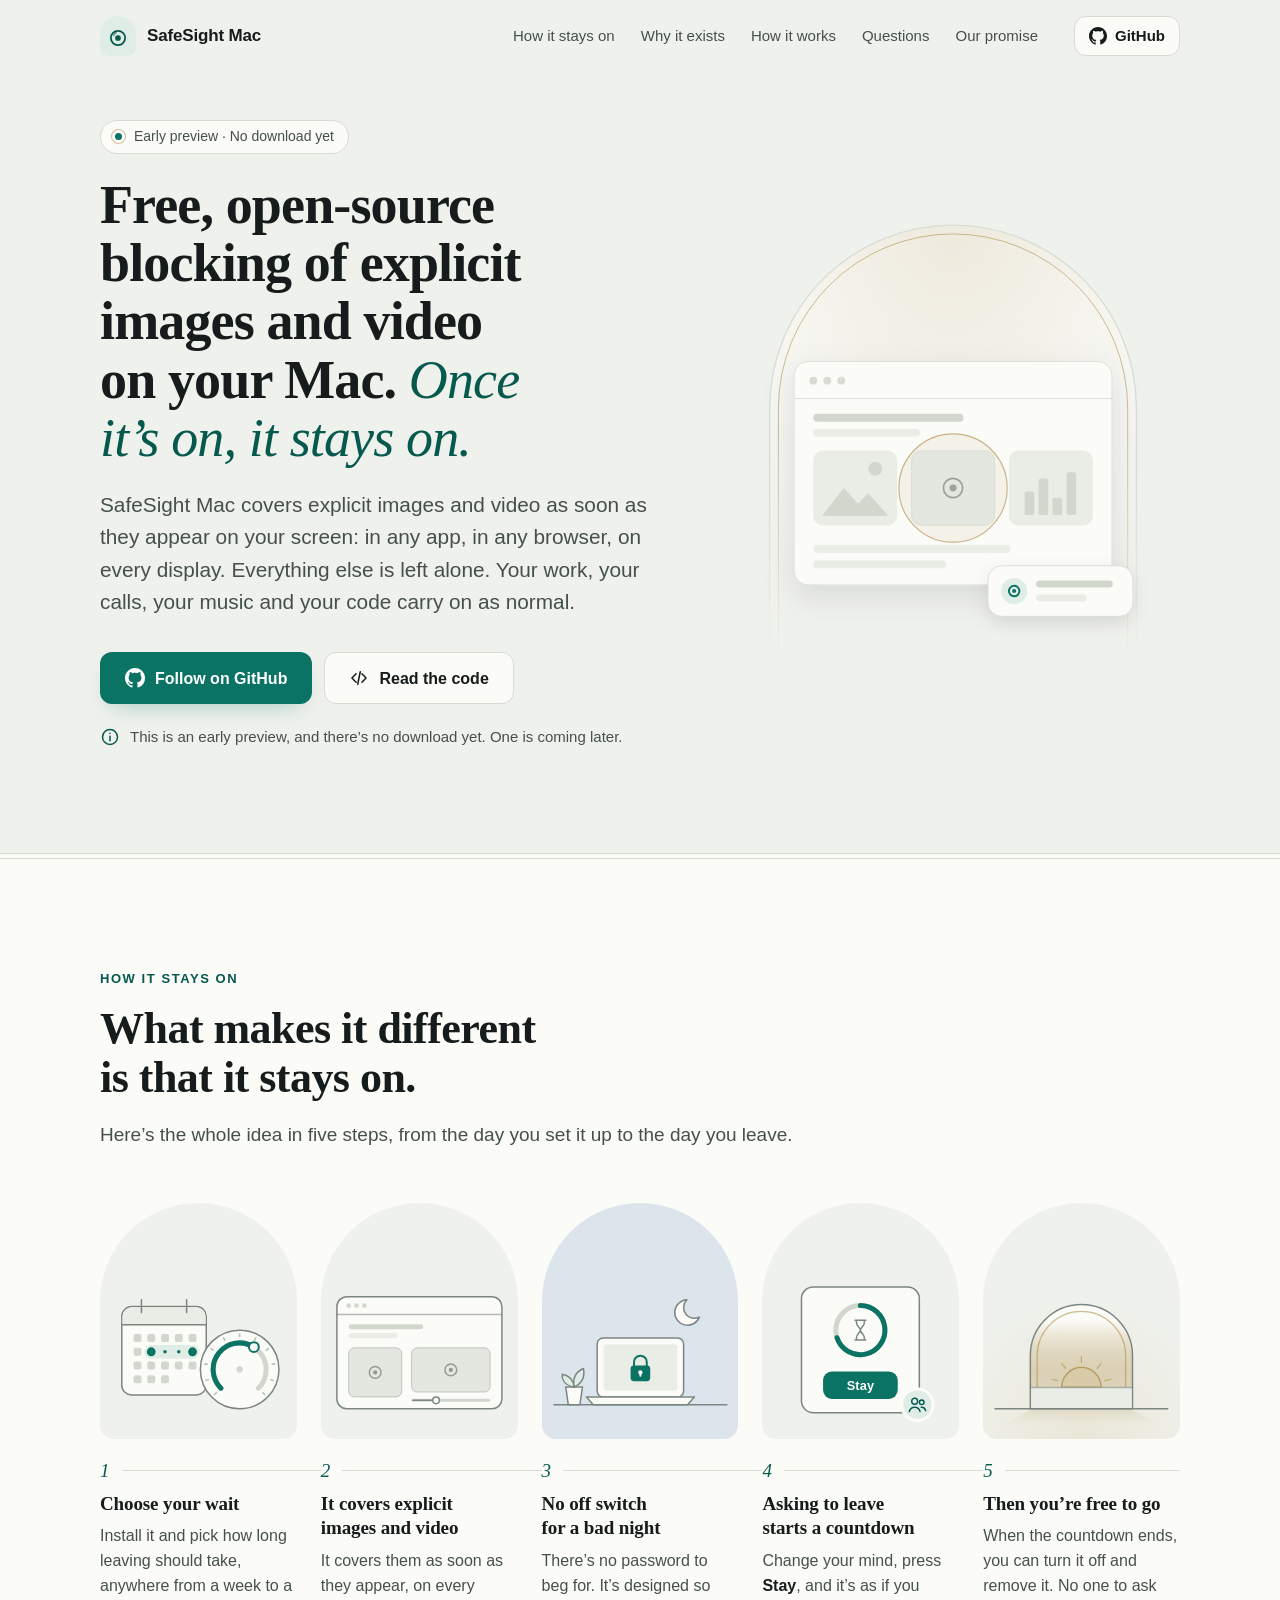
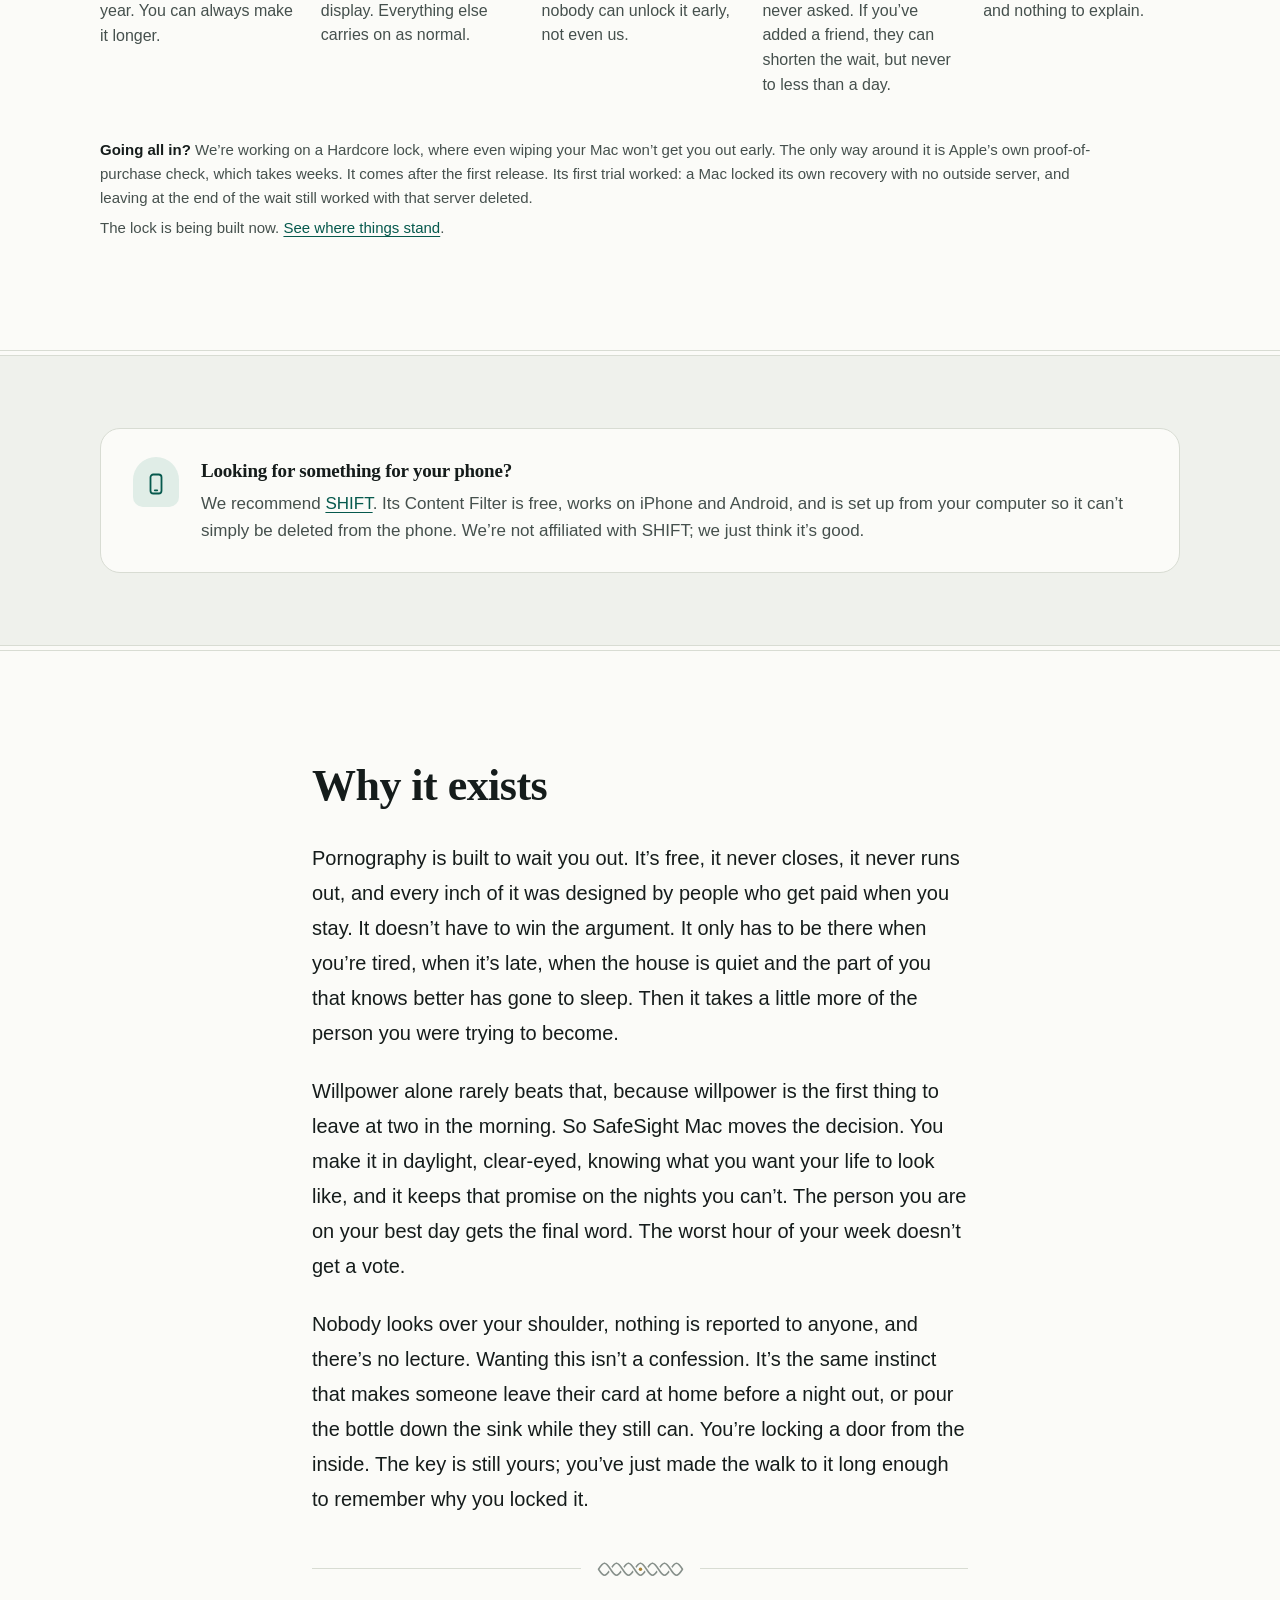
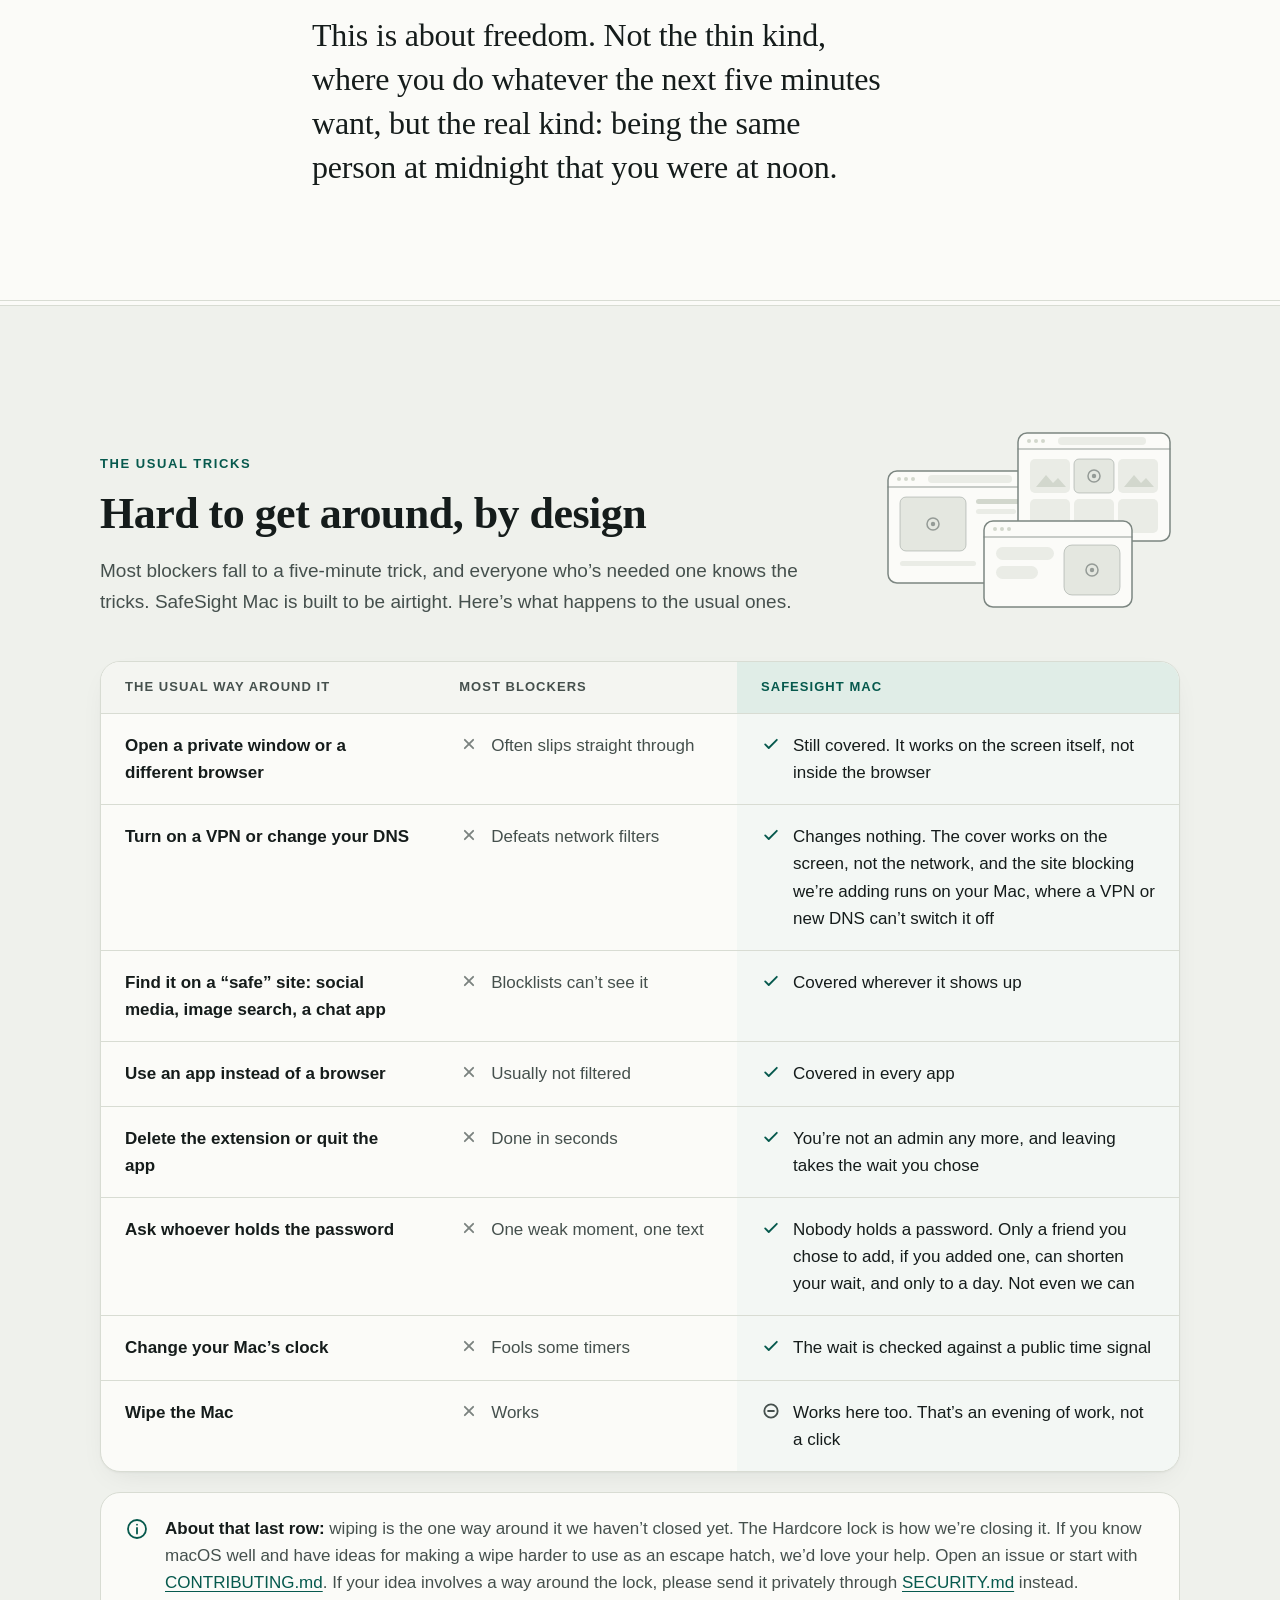
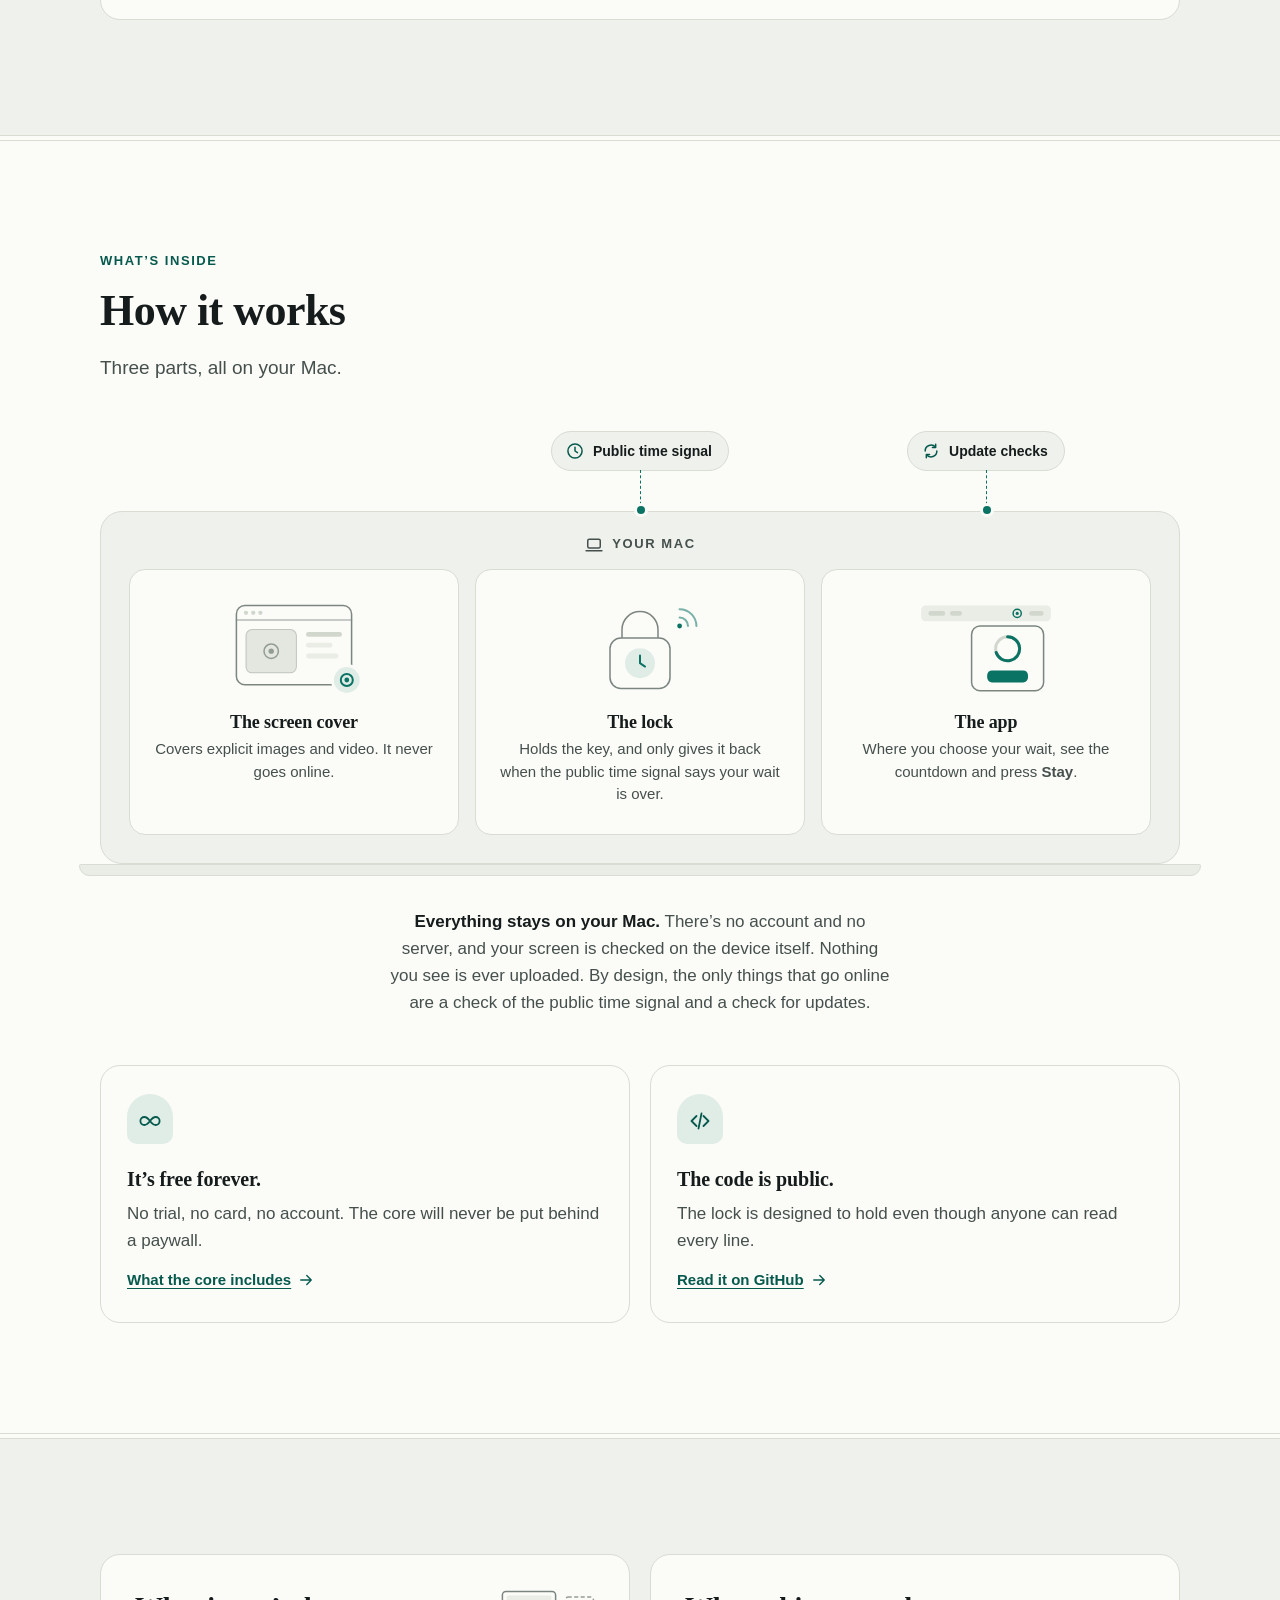
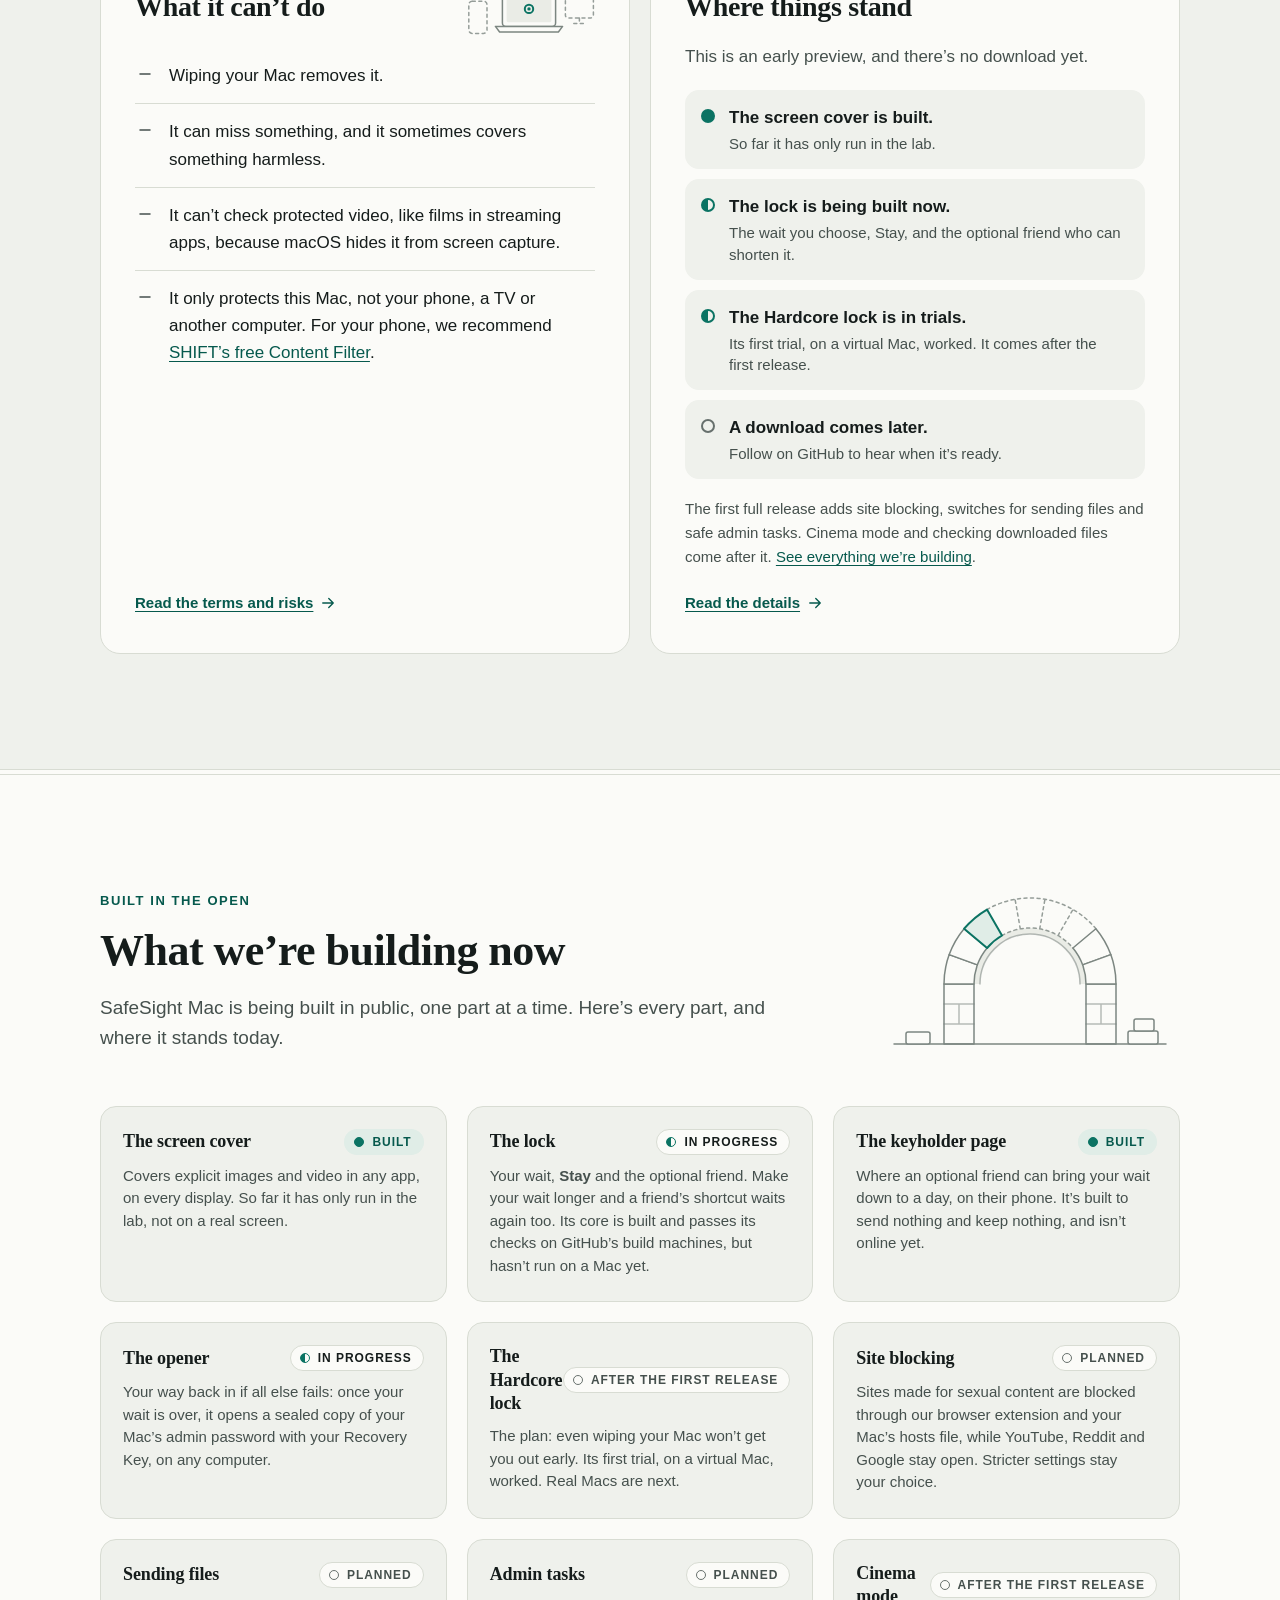
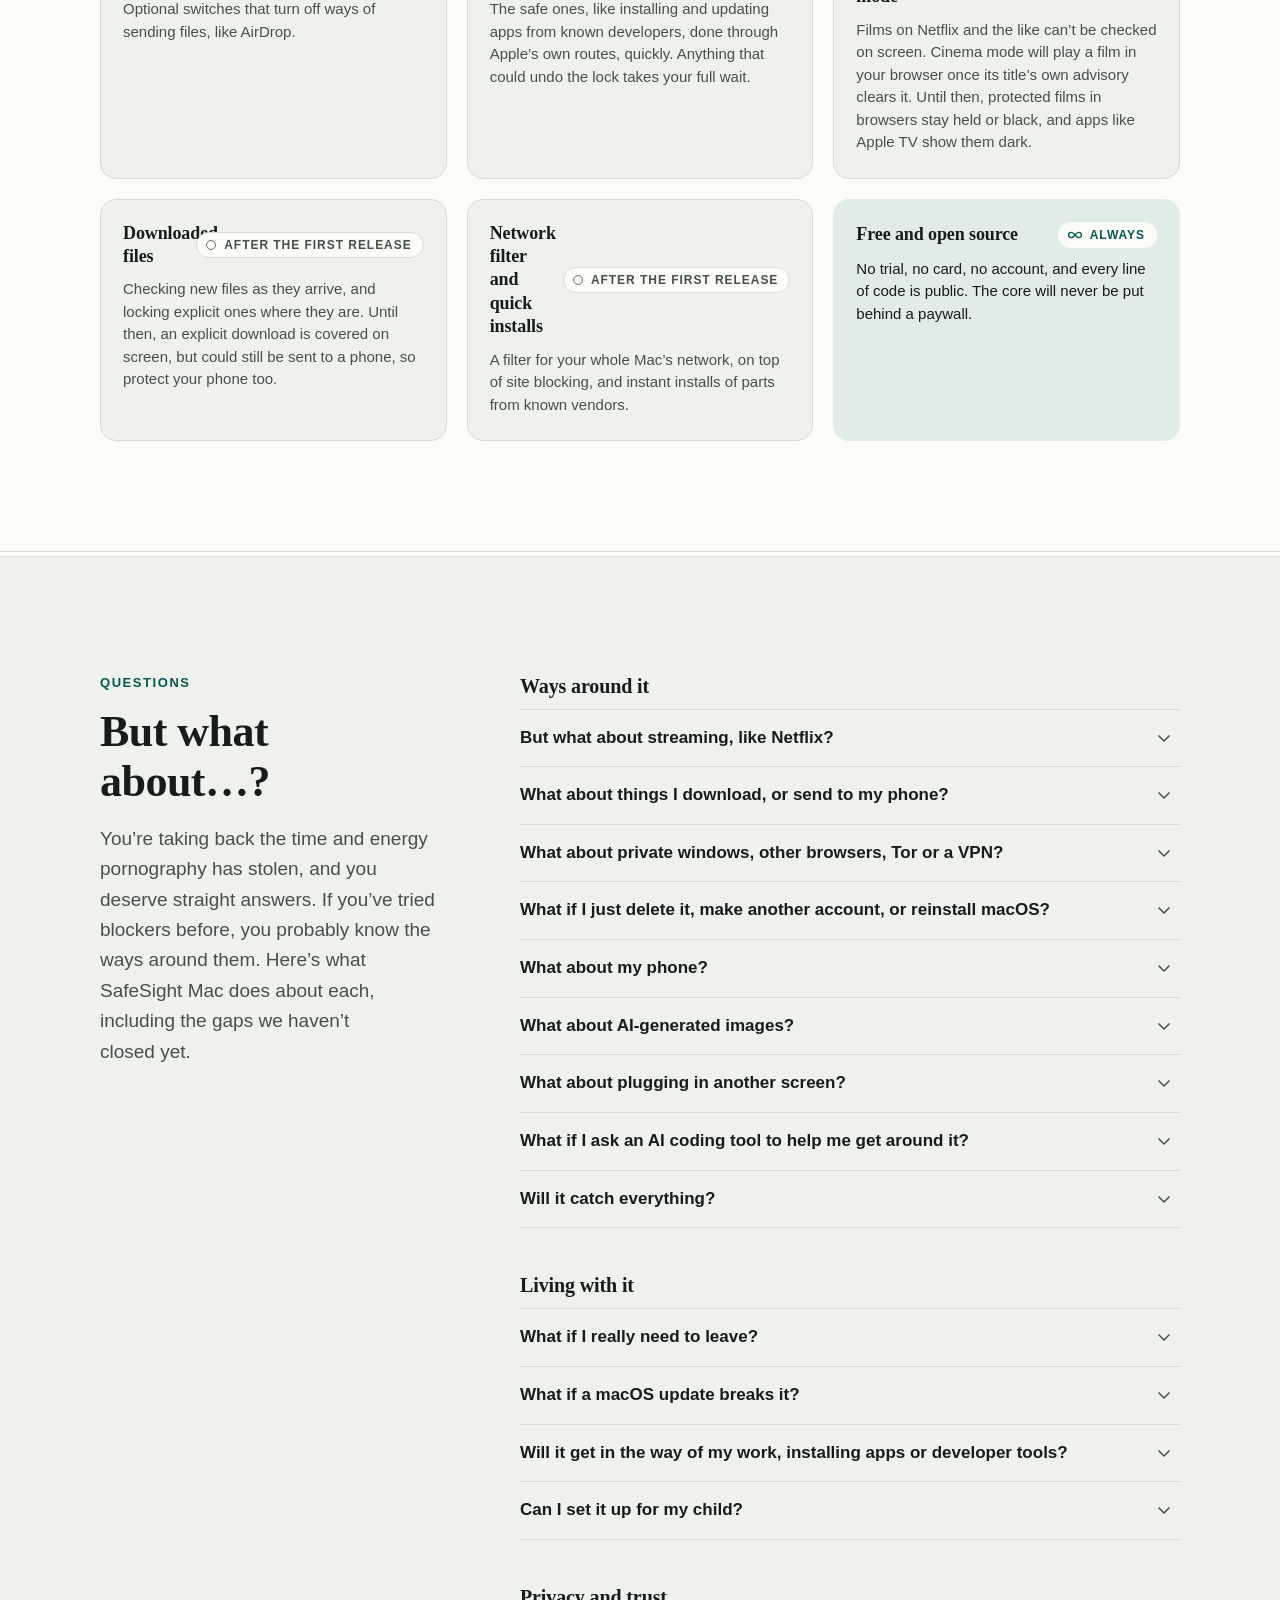
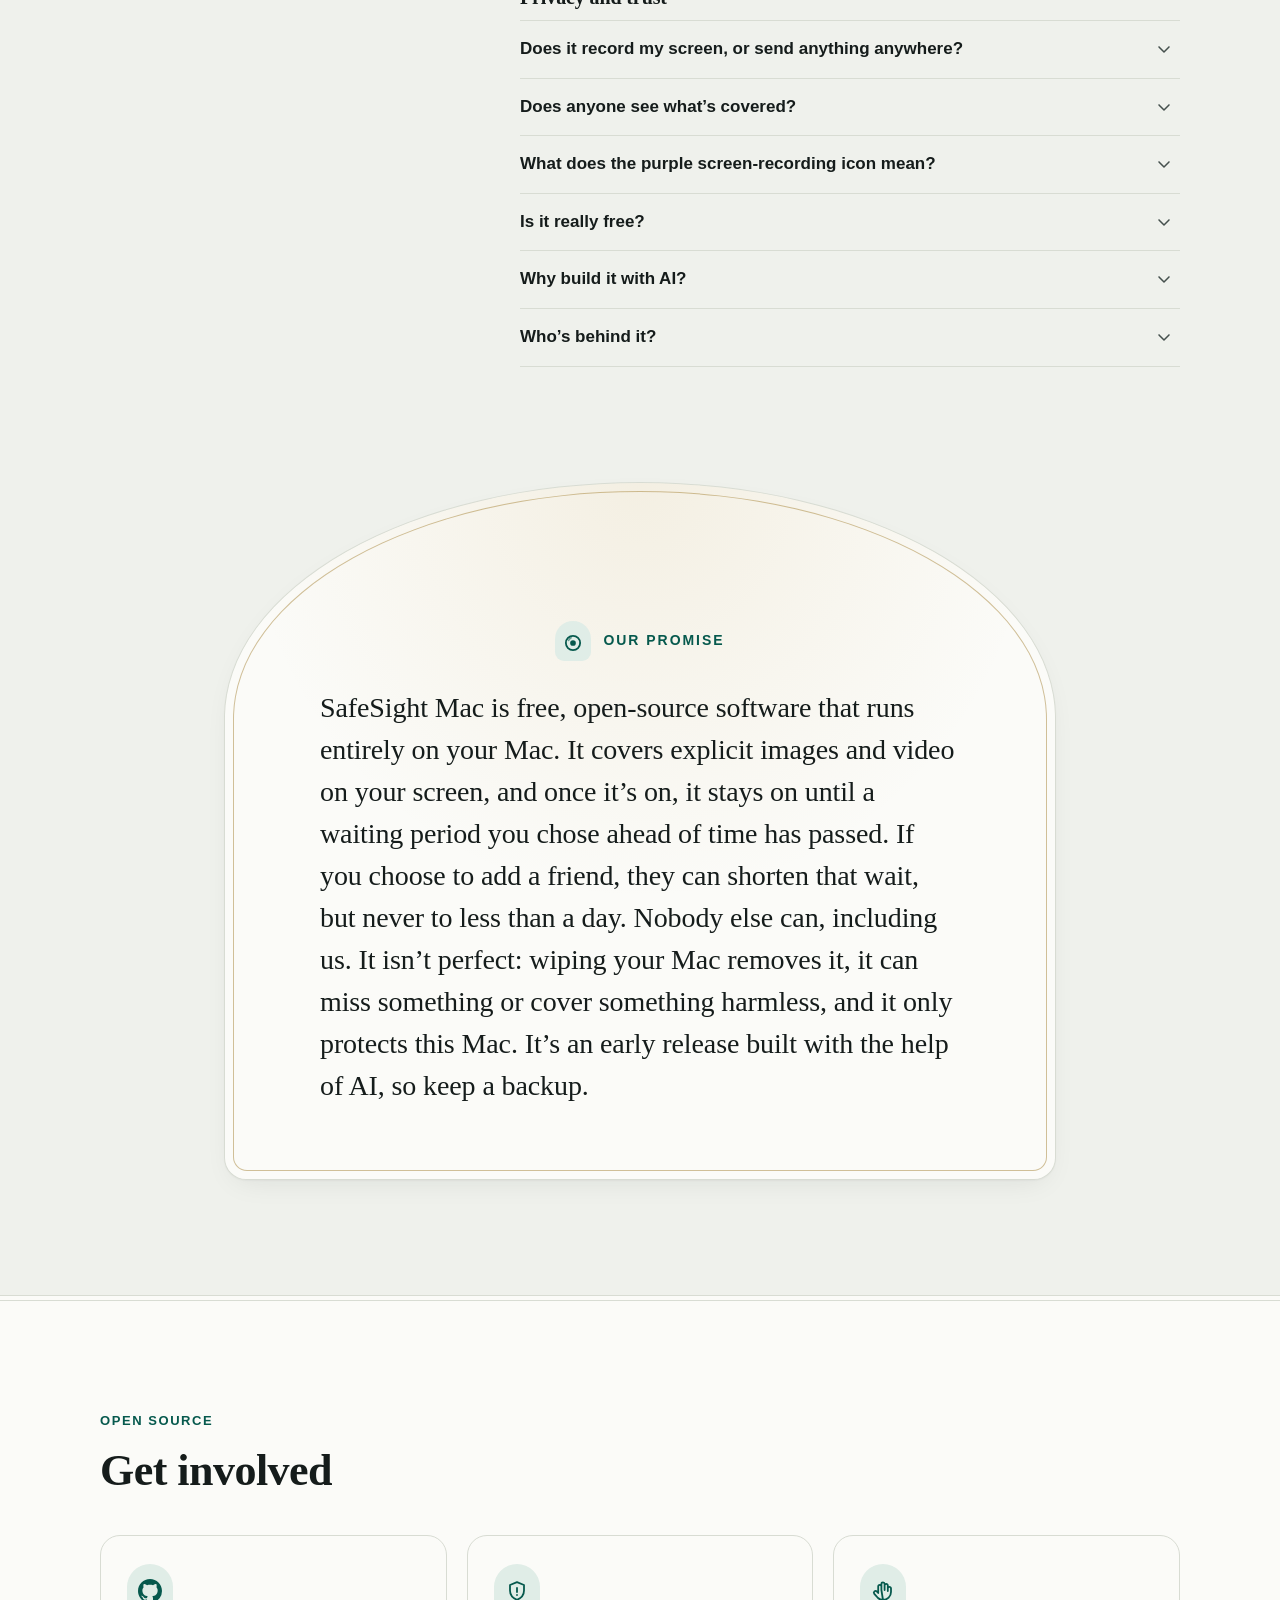
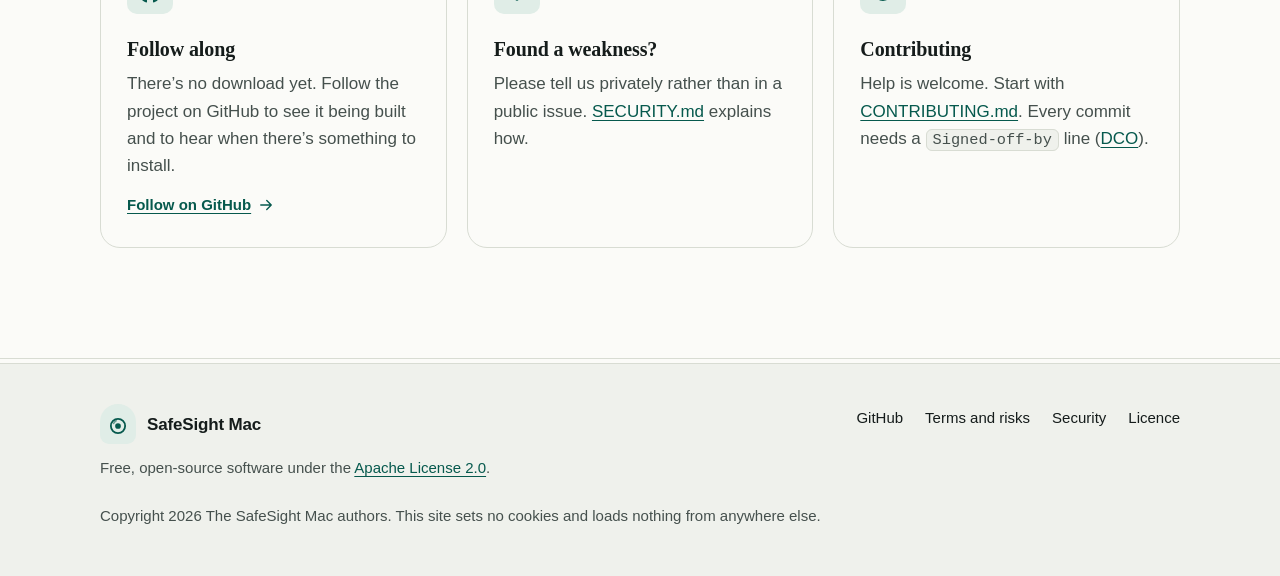
<file: site/index.html>
<!-- SPDX-License-Identifier: Apache-2.0 -->
<!doctype html>
<html lang="en-GB">
<head>
<meta charset="utf-8">
<meta http-equiv="Content-Security-Policy" content="default-src 'none'; style-src 'sha256-N52cx0WD38vuQHsovCx5krmhjTrSvO8cDQutuoia4B4='; img-src data:; base-uri 'none'; form-action 'none'">
<meta name="viewport" content="width=device-width, initial-scale=1">
<meta name="referrer" content="no-referrer">
<meta name="color-scheme" content="light dark">
<meta name="theme-color" content="#eff1ec" media="(prefers-color-scheme: light)">
<meta name="theme-color" content="#0c1222" media="(prefers-color-scheme: dark)">
<meta name="description" content="Free, open-source blocking of explicit images and video on your Mac. Once it’s on, it stays on.">
<title>SafeSight Mac · Free, open-source blocking of explicit images and video</title>
<link rel="icon" href="data:image/svg+xml,%3Csvg xmlns='http://www.w3.org/2000/svg' viewBox='0 0 32 32'%3E%3Cpath d='M2 16a14 14 0 0 1 28 0v9a7 7 0 0 1-7 7H9a7 7 0 0 1-7-7Z' fill='%230b7363'/%3E%3Ccircle cx='16' cy='18' r='7.5' fill='none' stroke='%23fff' stroke-width='2.4'/%3E%3Ccircle cx='16' cy='18' r='3' fill='%23fff'/%3E%3C/svg%3E">
<style>
/* Desert study: lime plaster, lamp-black and malachite, with gold leaf only as a rare hairline.
   See DESIGN-desert.md. */
:root {
  --bg: #eff1ec;
  --card: #fbfbf8;
  --text: #151c1b;
  --muted: #45504d;
  --line: #d8dcd3;
  --accent: #0b7363;
  --accent-press: #085e51;
  --accent-soft: #e0ede7;
  --on-accent: #ffffff;
  --accent-text: #06594d;
  --link: #06594d;
  --gold: #a68338;
  --gold-line: rgba(166, 131, 56, .5);
  --gold-wash: rgba(196, 160, 82, .13);
  --stone: #e4e7e0;
  --tile: #eaece6;
  --glyph: #d2d7cd;
  --knot: #87908b;
  --ill: #7c8681;
  --night: #dce5eb;
  --moon: #fbfbf8;
  --hover: rgba(21, 28, 27, .05);
  --us-bg: #f3f7f4;
  --head-bg: #f4f5f1;
  --glow: rgba(196, 160, 82, .09);
  --accent-shadow: rgba(11, 115, 99, .40);
  --shadow: 0 1px 2px rgba(21, 28, 27, .04), 0 10px 30px -12px rgba(21, 28, 27, .10);
  --sans: -apple-system, BlinkMacSystemFont, "SF Pro Text", "Segoe UI", Roboto, "Helvetica Neue", Arial, sans-serif;
  --serif: ui-serif, "New York", "Iowan Old Style", Georgia, serif;
  --radius: 20px;
  color-scheme: light dark;
}
@media (prefers-color-scheme: dark) {
  :root {
    --bg: #0c1222;
    --card: #131a2d;
    --text: #eceee6;
    --muted: #a9b1bf;
    --line: #252e46;
    --accent: #5cd3bc;
    --accent-press: #49c2aa;
    --accent-soft: #13303a;
    --on-accent: #071d19;
    --accent-text: #6fd9c4;
    --link: #6fd9c4;
    --gold: #c9a961;
    --gold-line: rgba(201, 169, 97, .36);
    --gold-wash: rgba(201, 169, 97, .07);
    --stone: #182033;
    --tile: #182035;
    --glyph: #283250;
    --knot: #6d7791;
    --ill: #75809b;
    --night: #121c3a;
    --moon: #dcdfd4;
    --hover: rgba(236, 238, 230, .06);
    --us-bg: #11222f;
    --head-bg: #10172a;
    --glow: rgba(201, 169, 97, .05);
    --accent-shadow: rgba(92, 211, 188, .22);
    --shadow: 0 1px 2px rgba(0, 0, 0, .3), 0 10px 30px -12px rgba(0, 0, 0, .55);
  }
}

*, *::before, *::after { box-sizing: border-box; }
html { -webkit-text-size-adjust: 100%; text-size-adjust: 100%; }
@media (prefers-reduced-motion: no-preference) { html { scroll-behavior: smooth; } }
body {
  margin: 0;
  background: radial-gradient(1200px 760px at 78% -18%, var(--glow), transparent) no-repeat, var(--bg);
  color: var(--text);
  font-family: var(--sans);
  font-size: 1.0625rem;
  line-height: 1.6;
  -webkit-font-smoothing: antialiased;
  -moz-osx-font-smoothing: grayscale;
}
img, svg { display: block; }
p { margin: 0; }
a { color: var(--link); text-decoration-thickness: 1px; text-underline-offset: .2em; }
a:hover { text-decoration-thickness: 2px; }
:focus-visible { outline: 3px solid var(--accent); outline-offset: 3px; }
[id] { scroll-margin-top: 24px; }
strong { font-weight: 650; }
h1, h2, h3 { font-family: var(--serif); }

.sr-only {
  position: absolute; width: 1px; height: 1px; padding: 0; margin: -1px;
  overflow: hidden; clip: rect(0 0 0 0); clip-path: inset(50%); white-space: nowrap; border: 0;
}
.sprite { position: absolute; width: 0; height: 0; overflow: hidden; }
.skip {
  position: absolute; left: 16px; top: -80px; z-index: 10;
  background: var(--card); color: var(--text); padding: 10px 16px; border-radius: 12px;
  border: 1px solid var(--line); box-shadow: var(--shadow); font-weight: 600; text-decoration: none;
}
.skip:focus { top: 12px; }

.ic { width: 24px; height: 24px; fill: none; stroke: currentColor; stroke-width: 1.8; stroke-linecap: round; stroke-linejoin: round; flex: none; }
.ic-fill { fill: currentColor; stroke: none; }

.wrap { width: 100%; max-width: 1160px; margin-inline: auto; padding-inline: 20px; }
@media (min-width: 720px) { .wrap { padding-inline: 40px; } }

/* Header */
.top { padding-block: 16px; }
.top-in { display: flex; align-items: center; gap: 16px; }
.brand {
  display: inline-flex; align-items: center; gap: 11px;
  color: var(--text); text-decoration: none; font-weight: 650; font-size: 1.0625rem; letter-spacing: -.01em;
}
.mark { width: 36px; height: 40px; border-radius: 18px 18px 9px 9px; background: var(--accent-soft); color: var(--accent-text); display: grid; place-items: center; flex: none; padding-top: 4px; }
.mark svg { width: 24px; height: 24px; }
.mk-ring { fill: none; stroke: currentColor; stroke-width: 2.4; }
.mk-dot { fill: currentColor; }
.mk-glint { fill: none; stroke: currentColor; stroke-width: 2; stroke-linecap: round; opacity: .55; }
.top nav { display: none; }
.nav { display: flex; list-style: none; margin: 0; padding: 0; gap: 2px; }
.nav a { display: block; color: var(--muted); text-decoration: none; font-size: .9375rem; font-weight: 500; padding: 8px 12px; border-radius: 999px; }
.nav a:hover { color: var(--text); background: var(--hover); }
.top .btn { margin-left: auto; }
@media (min-width: 960px) {
  .top nav { display: block; margin-left: auto; }
  .top .btn { margin-left: 8px; }
}

/* Buttons */
.btn {
  display: inline-flex; align-items: center; justify-content: center; gap: 10px;
  min-height: 52px; padding: 0 24px; border-radius: 12px; border: 1px solid transparent;
  font-size: 1rem; font-weight: 600; line-height: 1.2; text-decoration: none; white-space: nowrap;
}
.btn .ic { width: 20px; height: 20px; }
.btn-primary { background: var(--accent); color: var(--on-accent); box-shadow: 0 10px 24px -12px var(--accent-shadow); }
.btn-primary:hover { background: var(--accent-press); }
.btn-secondary { background: var(--card); color: var(--text); border-color: var(--line); }
.btn-secondary:hover { border-color: var(--muted); }
.btn-small { min-height: 40px; padding: 0 14px; font-size: .9375rem; border-radius: 12px; gap: 8px; }
.btn-small .ic { width: 18px; height: 18px; }
@media (prefers-reduced-motion: no-preference) {
  .btn, .nav a { transition: background-color .15s ease, border-color .15s ease, color .15s ease; }
}

/* Hero */
.hero { padding-block: 28px 56px; }
.hero-grid { display: grid; gap: 28px; align-items: center; }
.pill {
  display: inline-flex; align-items: center; gap: 10px;
  padding: 6px 14px 6px 12px; border-radius: 999px; background: var(--card); border: 1px solid var(--line);
  color: var(--muted); font-size: .875rem; font-weight: 500; line-height: 1.4;
}
.pill-dot { width: 7px; height: 7px; border-radius: 50%; background: var(--accent); box-shadow: 0 0 0 3px var(--card), 0 0 0 4px var(--gold-line); flex: none; margin-inline: 2px; }
h1 {
  margin: 22px 0 0; font-size: clamp(2.25rem, 1.3rem + 3vw, 3.375rem); line-height: 1.08;
  letter-spacing: -.016em; font-weight: 600; text-wrap: balance;
}
h1 .soft { color: var(--accent-text); font-style: italic; font-weight: 500; }
.lead { margin-top: 22px; max-width: 33em; color: var(--muted); font-size: clamp(1.125rem, 1.03rem + .35vw, 1.3rem); line-height: 1.55; text-wrap: pretty; }
.actions { display: flex; flex-wrap: wrap; gap: 12px; margin-top: 34px; }
.hero-note { display: flex; gap: 10px; align-items: flex-start; margin-top: 22px; color: var(--muted); font-size: .9375rem; line-height: 1.5; }
.hero-note .ic { width: 20px; height: 20px; color: var(--accent-text); margin-top: 1px; }
.hero-art { margin: 0; }
.hero-art svg { width: 100%; height: auto; max-width: 420px; margin-inline: auto; }
@media (max-width: 479px) {
  .actions .btn { flex: 1 1 100%; }
}
@media (min-width: 960px) {
  .hero { padding-block: 48px 104px; }
  .hero-grid { grid-template-columns: minmax(0, 1.12fr) minmax(0, .88fr); gap: 48px; }
  .hero-art svg { max-width: 540px; }
}

/* Hero art: a window set in an apse niche, the covered picture held in a gold halo */
.a-wash0 { stop-color: var(--card); stop-opacity: .8; }
.a-wash1 { stop-color: var(--card); stop-opacity: 0; }
.a-sky0 { stop-color: var(--gold); stop-opacity: .12; }
.a-sky1 { stop-color: var(--gold); stop-opacity: 0; }
.a-rule0 { stop-color: var(--line); stop-opacity: 1; }
.a-rule1 { stop-color: var(--line); stop-opacity: 0; }
.a-leaf0 { stop-color: var(--gold); stop-opacity: .6; }
.a-leaf1 { stop-color: var(--gold); stop-opacity: 0; }
.a-arch { fill: none; stroke-width: 1.5; }
.a-arch-in { fill: none; stroke-width: 1; }
.a-halo { fill: var(--gold); fill-opacity: .08; stroke: var(--gold); stroke-opacity: .6; stroke-width: 1.25; }
.a-win { fill: var(--card); stroke: var(--line); }
.a-sep { stroke: var(--line); }
.a-dot { fill: var(--line); }
.a-ln { fill: var(--tile); }
.a-ln-strong { fill: var(--glyph); }
.a-tile { fill: var(--tile); }
.a-glyph { fill: var(--glyph); }
.a-cover { fill: var(--stone); stroke: var(--line); }
.a-cover-ring { fill: none; stroke: var(--muted); stroke-opacity: .45; stroke-width: 2; }
.a-cover-dot { fill: var(--muted); fill-opacity: .45; }
.a-lens { fill: none; stroke: var(--accent); stroke-width: 2.2; }
.a-lens-dot { fill: var(--accent); }
.a-badge { fill: var(--accent-soft); }
.a-flood { flood-color: #151c1b; flood-opacity: .10; }
@media (prefers-color-scheme: dark) {
  .a-wash0 { stop-opacity: .55; }
  .a-sky0 { stop-opacity: .09; }
  .a-leaf0 { stop-opacity: .45; }
  .a-halo { fill-opacity: .05; stroke-opacity: .5; }
  .a-flood { flood-color: #000000; flood-opacity: .55; }
}

/* Sections */
.sec { padding-block: clamp(64px, 9vw, 120px); }
/* A band is edged like a fresco panel: a stone line, a gap, a second line */
.sec-band {
  border-block: 1px solid var(--line);
  background:
    linear-gradient(var(--line), var(--line)) left 0 top 4px / 100% 1px no-repeat,
    linear-gradient(var(--line), var(--line)) left 0 bottom 4px / 100% 1px no-repeat,
    var(--card);
}
.sec-head { max-width: 46rem; }
.eyebrow { margin: 0 0 14px; color: var(--accent-text); font-size: .8125rem; font-weight: 650; letter-spacing: .12em; text-transform: uppercase; }
h2 { margin: 0; font-size: clamp(1.875rem, 1.25rem + 2.3vw, 2.75rem); line-height: 1.12; letter-spacing: -.012em; font-weight: 600; text-wrap: balance; }
h3 { margin: 0; font-size: 1.25rem; line-height: 1.3; letter-spacing: -.006em; font-weight: 600; }
.sec-lead { margin-top: 18px; max-width: 38em; color: var(--muted); font-size: clamp(1.0625rem, 1rem + .3vw, 1.1875rem); text-wrap: pretty; }

.card { background: var(--card); border: 1px solid var(--line); border-radius: var(--radius); padding: 22px 20px 24px; }
@media (min-width: 820px) { .card { padding: 26px 24px 28px; } }
.card p { color: var(--muted); }
/* Badges are small niches: a round arch over a short wall */
.badge { width: 46px; height: 50px; border-radius: 23px 23px 10px 10px; background: var(--accent-soft); color: var(--accent-text); display: grid; place-items: center; flex: none; padding-top: 4px; }

/* Illustrations: one line weight, flat fills, every colour from the tokens above */
.ill { width: 100%; height: auto; overflow: visible; }
.w-l, .w-paper, .w-acc-l, .w-track, .w-prog, .w-gold, .w-sun, .w-door, .w-moon, .w-leaf, .w-cover, .w-seal, .w-dash, .w-friend, .w-badge { vector-effect: non-scaling-stroke; }
.w-l { fill: none; stroke: var(--ill); stroke-width: 1.5; stroke-linecap: round; stroke-linejoin: round; }
.w-faint { stroke-opacity: .55; }
.w-paper { fill: var(--card); stroke: var(--ill); stroke-width: 1.5; stroke-linejoin: round; }
.w-tile { fill: var(--tile); }
.w-glyph { fill: var(--glyph); }
.w-cover { fill: var(--stone); stroke: var(--ill); stroke-opacity: .4; stroke-width: 1; }
.w-seal { fill: none; stroke: var(--muted); stroke-opacity: .5; stroke-width: 1.5; }
.w-seal-dot { fill: var(--muted); fill-opacity: .5; }
.w-soft { fill: var(--accent-soft); }
.w-acc { fill: var(--accent); }
.w-acc-l { fill: none; stroke: var(--accent); stroke-width: 2; stroke-linecap: round; stroke-linejoin: round; }
.w-hole { fill: var(--card); }
.w-track { fill: none; stroke: var(--glyph); stroke-width: 5; stroke-linecap: round; }
.w-prog { fill: none; stroke: var(--accent); stroke-width: 5; stroke-linecap: round; }
.w-thin { stroke-width: 3; }
.w-mini { fill: none; stroke: var(--accent); stroke-width: 1.5; vector-effect: non-scaling-stroke; }
.w-knob { fill: var(--card); stroke: var(--accent); stroke-width: 2; vector-effect: non-scaling-stroke; }
.w-btn { fill: var(--on-accent); font-family: var(--sans); font-size: 13px; font-weight: 650; letter-spacing: .01em; }
.w-gold { fill: none; stroke: var(--gold-line); stroke-width: 1.25; stroke-linecap: round; }
.w-sun { fill: var(--gold-wash); stroke: var(--gold); stroke-opacity: .7; stroke-width: 1.25; }
.w-door { fill: url(#g-dawn); stroke: var(--ill); stroke-width: 1.5; }
.w-dawn0 { stop-color: var(--card); }
.w-dawn1 { stop-color: var(--gold); stop-opacity: .13; }
.w-spill1 { stop-color: var(--gold); stop-opacity: 0; }
.w-spill { fill: url(#g-spill); }
.w-moon { fill: var(--moon); stroke: var(--ill); stroke-width: 1.5; stroke-linejoin: round; }
.w-leaf { fill: var(--accent-soft); stroke: var(--ill); stroke-width: 1.5; stroke-linejoin: round; }
.w-dash { fill: none; stroke: var(--ill); stroke-width: 1.5; stroke-dasharray: 3 3.5; stroke-linecap: round; stroke-opacity: .8; }
.w-friend { fill: none; stroke: var(--accent-text); stroke-width: 1.6; stroke-linecap: round; stroke-linejoin: round; }
.w-badge { fill: var(--accent-soft); stroke: var(--card); stroke-width: 3; }
@media (prefers-color-scheme: dark) {
  .w-dawn1 { stop-opacity: .10; }
  .w-cover { stroke-opacity: .55; }
}

/* How it stays on: five steps, each drawn in a small niche */
.walk { list-style: none; margin: 40px 0 0; padding: 0; display: grid; gap: 40px; }
.walk-step { display: grid; gap: 18px; align-content: start; }
.niche {
  display: flex; align-items: flex-end; justify-content: center;
  height: 190px; padding: 0 16px 12px;
  border-radius: 50% 50% 16px 16px / 88px 88px 16px 16px;
  background: var(--bg);
}
.niche .ill { width: 208px; max-width: 100%; }
.niche-night { background: var(--night); }
.niche-dawn { background: radial-gradient(85% 75% at 50% 100%, var(--gold-wash), transparent 80%), var(--bg); }
.walk-num {
  display: flex; align-items: center; gap: 12px; margin-bottom: 12px;
  font-family: var(--serif); font-style: italic; font-size: 1.1875rem; line-height: 1; font-variant-numeric: oldstyle-nums;
  color: var(--accent-text);
}
.walk-num::after { content: ""; flex: 1; height: 1px; background: var(--line); }
.walk-step h3 { margin-bottom: 8px; text-wrap: balance; }
.walk-text p:not(.walk-num) { color: var(--muted); text-wrap: pretty; }
.walk-text strong { color: var(--text); }
.sec-foot { margin-top: 40px; color: var(--muted); font-size: .9375rem; max-width: 62rem; }
.sec-foot strong { color: var(--text); }
.sec-foot + .sec-foot { margin-top: 6px; }
@media (min-width: 720px) and (max-width: 1079px) {
  .walk { gap: 36px; }
  .walk-step { grid-template-columns: minmax(0, 300px) minmax(0, 1fr); column-gap: 44px; align-items: center; }
  .walk-step:nth-child(even) { grid-template-columns: minmax(0, 1fr) minmax(0, 300px); }
  .walk-step:nth-child(even) .niche { order: 2; }
  .niche { height: 216px; border-radius: 50% 50% 16px 16px / 112px 112px 16px 16px; }
  .walk-text { max-width: 30rem; }
}
@media (min-width: 1080px) {
  .walk { grid-template-columns: repeat(5, minmax(0, 1fr)); gap: 24px; margin-top: 52px; }
  .niche { height: auto; aspect-ratio: 5 / 6; padding: 0 10px 14px; border-radius: 50% 50% 14px 14px / 41.667% 41.667% 14px 14px; }
  .niche .ill { width: 100%; }
  .walk-num { margin-top: 4px; }
  .walk-num::after { margin-right: -24px; }
  .walk-step:last-child .walk-num::after { margin-right: 0; }
  .walk-step h3 { font-size: 1.1875rem; }
  .walk-text p:not(.walk-num) { font-size: 1rem; line-height: 1.55; }
}

/* What's inside: your Mac and its three parts, and the only two things that go online */
.inside { margin: 48px 0 0; }
.net { display: grid; grid-template-columns: repeat(2, minmax(0, 1fr)); gap: 14px; max-width: 360px; margin: 0 auto 34px; padding: 0; list-style: none; }
.net-item {
  position: relative; display: flex; flex-direction: column; align-items: center; gap: 6px;
  padding: 12px 10px; border-radius: 14px; border: 1px solid var(--line); background: var(--bg);
  color: var(--text); font-size: .875rem; font-weight: 600; line-height: 1.3; text-align: center;
}
.net-item .ic { width: 20px; height: 20px; color: var(--accent-text); }
.net-item::after { content: ""; position: absolute; left: 50%; top: 100%; height: 34px; border-left: 1.5px dashed var(--accent); }
.net-item::before { content: ""; position: absolute; left: calc(50% - 3.25px); top: calc(100% + 30px); width: 8px; height: 8px; border-radius: 50%; background: var(--accent); box-shadow: 0 0 0 3px var(--card); z-index: 1; }
.mac { position: relative; margin-bottom: 14px; padding: 18px 14px 14px; border: 1px solid var(--line); border-radius: 22px; background: var(--bg); }
.mac::after { content: ""; position: absolute; left: -12px; right: -12px; bottom: -13px; height: 12px; border: 1px solid var(--line); border-radius: 2px 2px 12px 12px; background: var(--tile); }
.mac-label { display: flex; align-items: center; justify-content: center; gap: 8px; margin-bottom: 14px; color: var(--muted); font-size: .8125rem; font-weight: 650; letter-spacing: .12em; text-transform: uppercase; }
.mac-label .ic { width: 20px; height: 20px; }
.parts { list-style: none; margin: 0; padding: 0; display: grid; gap: 10px; }
.part { display: grid; grid-template-columns: 76px minmax(0, 1fr); column-gap: 14px; align-items: center; padding: 16px 16px 16px 12px; border-radius: 16px; background: var(--card); border: 1px solid var(--line); }
.part-ill { width: 76px; height: auto; overflow: visible; }
.part h3 { font-size: 1.125rem; margin-bottom: 4px; }
.part p { color: var(--muted); font-size: .9375rem; line-height: 1.5; text-wrap: pretty; }
.inside-cap { max-width: 40rem; margin: 44px auto 0; color: var(--muted); text-align: center; text-wrap: balance; }
.cards2 { margin-top: 48px; display: grid; gap: 14px; }
.cards2 .card { display: flex; flex-direction: column; align-items: flex-start; }
@media (min-width: 820px) { .cards2 { grid-template-columns: repeat(2, minmax(0, 1fr)); gap: 20px; } }
@media (min-width: 960px) { .cards2 .card { padding: 28px 26px 30px; } }
.inside-cap strong { color: var(--text); }
@media (min-width: 820px) {
  .net { grid-template-columns: repeat(3, minmax(0, 1fr)); max-width: none; gap: 16px; padding-inline: 29px; margin-bottom: 40px; }
  .net-item { grid-column: 2; flex-direction: row; justify-self: center; gap: 8px; padding: 9px 16px 9px 13px; border-radius: 999px; white-space: nowrap; }
  .net-item + .net-item { grid-column: 3; }
  .net-item::after { height: 40px; }
  .net-item::before { top: calc(100% + 36px); }
  .mac { padding: 22px 28px 28px; }
  .mac::after { left: -22px; right: -22px; }
  .parts { grid-template-columns: repeat(3, minmax(0, 1fr)); gap: 16px; }
  .part { grid-template-columns: 1fr; justify-items: center; align-content: start; text-align: center; padding: 26px 22px 28px; }
  .part-ill { width: 144px; margin-bottom: 14px; }
}

/* Small drawings beside a heading */
.head-art { display: grid; gap: 32px; align-items: end; }
.head-art .ill { max-width: 300px; }
@media (min-width: 960px) {
  .head-art { grid-template-columns: minmax(0, 1fr) 300px; gap: 56px; }
  .head-art .ill { margin-bottom: 4px; }
}

/* Cards with an icon: icon beside the title on phones, above it on wider screens */
.card-head { display: flex; align-items: center; gap: 16px; margin-bottom: 12px; }
@media (min-width: 960px) { .card-head { flex-direction: column; align-items: flex-start; gap: 22px; margin-bottom: 8px; } }

/* Phone note */
.sec-mid { padding-block: clamp(48px, 6vw, 72px); }
.callout { padding: 22px 20px 24px; border-radius: var(--radius); background: var(--card); border: 1px solid var(--line); }
.callout h2 { font-size: 1.1875rem; letter-spacing: -.012em; line-height: 1.3; }
.callout p { color: var(--muted); max-width: 60rem; text-wrap: pretty; }
@media (min-width: 720px) {
  .callout { display: grid; grid-template-columns: 48px minmax(0, 1fr); column-gap: 20px; padding: 28px 32px; }
  .callout .card-head { display: contents; }
  .callout .badge { grid-row: 1 / span 2; }
  .callout h2 { margin: 2px 0 6px; }
}
.sec-tight { padding-block: 0 clamp(64px, 9vw, 120px); }

/* Why it exists */
.essay { max-width: 41rem; margin-inline: auto; }
.essay h2 { margin-bottom: 30px; }
.essay p { font-size: clamp(1.125rem, 1.05rem + .3vw, 1.25rem); line-height: 1.75; text-wrap: pretty; }
.essay p + p { margin-top: 1.15em; }
.essay .coda {
  font-family: var(--serif); font-size: clamp(1.5rem, 1.15rem + 1.25vw, 2rem); line-height: 1.38; letter-spacing: -.006em; font-weight: 500; text-wrap: balance;
}

/* Interlace: a two-strand braid from Coptic textile borders, one per page at most */
.knot-rule { display: flex; align-items: center; gap: 16px; margin: 44px 0 36px; }
.knot-rule::before, .knot-rule::after { content: ""; flex: 1; height: 1px; background: var(--line); }
.knot { width: 87px; height: 16.5px; flex: none; overflow: visible; }
.k-s { fill: none; stroke: var(--knot); stroke-width: 1.05; stroke-linecap: round; }
.k-case { fill: none; stroke: var(--card); stroke-width: 3; }
.k-dot { fill: var(--gold); }

/* Comparison */
.compare { margin-top: 44px; background: var(--card); border: 1px solid var(--line); border-radius: var(--radius); overflow: hidden; box-shadow: var(--shadow); }
.compare table { width: 100%; border-collapse: collapse; }
.compare th, .compare td { text-align: left; vertical-align: top; padding: 18px 24px; border-top: 1px solid var(--line); }
.compare thead th { border-top: 0; padding-block: 15px; background: var(--head-bg); color: var(--muted); font-size: .8125rem; font-weight: 650; letter-spacing: .08em; text-transform: uppercase; }
.compare thead th.us { color: var(--accent-text); background: var(--accent-soft); }
.compare tbody th { font-weight: 600; }
.compare td { color: var(--muted); }
@media (min-width: 760px) {
  .compare tbody th { width: 31%; }
  .compare td.no { width: 28%; }
  .compare td.us { width: 41%; }
}
.compare td.us { background: var(--us-bg); color: var(--text); }
.cell { display: flex; gap: 12px; align-items: flex-start; }
.cell .ic { width: 20px; height: 20px; margin-top: 2px; stroke-width: 2.2; }
.no .ic { color: var(--muted); opacity: .7; }
.yes .ic { color: var(--accent-text); }
.open .ic { color: var(--muted); }
.lbl { display: none; }
@media (max-width: 759px) {
  .compare { background: none; border: 0; border-radius: 0; overflow: visible; box-shadow: none; }
  .compare table, .compare tbody, .compare tr, .compare th, .compare td { display: block; width: auto; }
  .compare thead { position: absolute; width: 1px; height: 1px; overflow: hidden; clip: rect(0 0 0 0); clip-path: inset(50%); white-space: nowrap; }
  .compare tbody { display: grid; gap: 12px; }
  .compare tr { background: var(--card); border: 1px solid var(--line); border-radius: 18px; overflow: hidden; }
  .compare tbody th { border: 0; padding: 16px 20px 2px; font-size: 1.0625rem; line-height: 1.4; }
  .compare td { border: 0; padding: 10px 20px 14px; line-height: 1.5; }
  .compare td.us { border-top: 1px solid var(--line); padding-top: 12px; padding-bottom: 16px; }
  .lbl { display: block; margin-bottom: 4px; font-size: .75rem; font-weight: 650; letter-spacing: .08em; text-transform: uppercase; color: var(--muted); }
  td.us .lbl { color: var(--accent-text); }
}
.note { margin-top: 20px; display: flex; gap: 16px; align-items: flex-start; padding: 22px 24px; border-radius: var(--radius); border: 1px solid var(--line); background: var(--card); }
.note .ic { display: none; color: var(--accent-text); margin-top: 2px; }
@media (min-width: 720px) { .note .ic { display: block; } }
.note p { color: var(--muted); max-width: 62rem; }
.note strong { color: var(--text); }

/* How it works */
.cards3 { margin-top: 40px; display: grid; gap: 14px; }
.cards3 .card { display: flex; flex-direction: column; align-items: flex-start; }
.more { display: inline-flex; align-items: center; gap: 6px; margin-top: 14px; font-weight: 600; font-size: .9375rem; }
.more .ic { width: 18px; height: 18px; }
@media (min-width: 960px) { .cards3 { grid-template-columns: repeat(3, minmax(0, 1fr)); gap: 20px; } }

/* Limits and status */
.two { display: grid; gap: 14px; }
.two .card { padding: 28px 22px 30px; display: flex; flex-direction: column; align-items: flex-start; }
.two .card > .more { margin-top: auto; padding-top: 22px; }
.two h2 { font-size: clamp(1.4rem, 1.2rem + .8vw, 1.75rem); margin-bottom: 20px; }
.limits { list-style: none; margin: 0; padding: 0; }
.limits li { position: relative; padding: 14px 0 14px 34px; border-top: 1px solid var(--line); color: var(--text); }
.limits li:first-child { border-top: 0; padding-top: 0; }
.limits li:last-child { padding-bottom: 0; }
.limits .ic { position: absolute; left: 0; top: 16px; width: 20px; height: 20px; color: var(--muted); }
.limits li:first-child .ic { top: 2px; }
.limits, .status { align-self: stretch; }
.status { list-style: none; margin: 20px 0 0; padding: 0; display: grid; gap: 10px; }
.status li { display: flex; gap: 14px; align-items: flex-start; padding: 14px 16px; border-radius: 14px; background: var(--bg); }
.status strong { display: block; color: var(--text); }
.status .st-text { display: block; margin-top: 2px; color: var(--muted); font-size: .9375rem; line-height: 1.45; text-wrap: pretty; }
.st { width: 14px; height: 14px; border-radius: 50%; flex: none; margin-top: 5px; border: 2px solid var(--accent); }
.st-done { background: var(--accent); }
.st-now { background: linear-gradient(90deg, var(--accent) 50%, transparent 50%); }
.st-later { border-color: var(--muted); opacity: .8; }
.two .card > p { color: var(--muted); }
@media (min-width: 820px) { .two { grid-template-columns: repeat(2, minmax(0, 1fr)); gap: 20px; } .two .card { padding: 36px 34px 38px; } }
.limits-head { align-self: stretch; display: flex; flex-direction: column-reverse; align-items: flex-start; gap: 18px; margin-bottom: 20px; }
.limits-head h2 { margin-bottom: 0; }
.limits-art { width: 132px; height: auto; overflow: visible; }
@media (min-width: 820px) and (max-width: 1079px) { .limits-art { display: none; } }
@media (min-width: 1080px) {
  .limits-head { flex-direction: row; justify-content: space-between; }
  .limits-art { width: 140px; margin: -8px -4px 0 0; }
}
.st-next { margin-top: 18px; font-size: .9375rem; }

/* What we're building: each part, and where it stands */
.build { list-style: none; margin: 44px 0 0; padding: 0; display: grid; gap: 12px; }
.bpart { display: grid; grid-template-columns: minmax(0, 1fr) auto; align-items: center; align-content: start; gap: 8px 12px; padding: 18px 18px 20px; border-radius: 16px; border: 1px solid var(--line); background: var(--bg); }
.bpart h3 { font-size: 1.125rem; text-wrap: balance; }
.bpart p:not(.chip) { grid-column: 1 / -1; color: var(--muted); font-size: .9375rem; line-height: 1.5; text-wrap: pretty; }
.chip { display: inline-flex; align-items: center; justify-self: end; gap: 8px; padding: 4px 11px 4px 9px; border-radius: 999px; border: 1px solid var(--line); background: var(--card); color: var(--muted); font-size: .75rem; font-weight: 650; letter-spacing: .08em; line-height: 1.35; text-transform: uppercase; }
.chip .st { width: 10px; height: 10px; margin-top: 0; border-width: 1.5px; }
.chip .ic { width: 16px; height: 16px; margin: -2px -1px; stroke-width: 2; }
.chip-done { border-color: transparent; background: var(--accent-soft); color: var(--accent-text); }
.chip-now { color: var(--text); }
.bpart-free { background: var(--accent-soft); border-color: transparent; }
.bpart-free .chip { border-color: transparent; color: var(--accent-text); }
.bpart-free p:not(.chip) { color: var(--text); }
@media (min-width: 720px) {
  .build { grid-template-columns: repeat(2, minmax(0, 1fr)); gap: 16px; }
  .bpart-free { grid-column: 1 / -1; }
}
@media (min-width: 1080px) {
  .build { grid-template-columns: repeat(3, minmax(0, 1fr)); gap: 20px; margin-top: 52px; }
  .bpart { padding: 22px 22px 24px; row-gap: 10px; }
  .bpart-free { grid-column: auto; }
}

/* Questions: plain <details>, no script */
.faq-grid { display: grid; gap: 40px; }
.faq { max-width: 46rem; }
.faq-set + .faq-set { margin-top: 44px; }
.faq-set h3 { margin-bottom: 10px; }
.qa { border-top: 1px solid var(--line); }
.qa:last-child { border-bottom: 1px solid var(--line); }
.qa summary { position: relative; display: block; padding: 16px 44px 16px 0; list-style: none; cursor: pointer; font-weight: 600; line-height: 1.45; border-radius: 4px; }
.qa summary::-webkit-details-marker { display: none; }
.qa summary:hover, .qa[open] summary { color: var(--accent-text); }
.qa summary .ic { position: absolute; right: 6px; top: 18px; width: 20px; height: 20px; color: var(--muted); }
.qa[open] summary .ic { transform: rotate(180deg); }
.qa-a { padding: 0 44px 22px 0; }
.qa-a p { color: var(--muted); text-wrap: pretty; }
.qa-a p + p { margin-top: .75em; }
@media (prefers-reduced-motion: no-preference) { .qa summary .ic { transition: transform .2s ease; } }
@media (max-width: 479px) {
  .qa summary { padding-right: 36px; }
  .qa summary .ic { right: 2px; }
  .qa-a { padding-right: 0; }
}
@media (min-width: 1080px) {
  .faq-grid { grid-template-columns: minmax(0, 340px) minmax(0, 1fr); gap: 80px; align-items: start; }
  .faq-grid .sec-head { position: sticky; top: 32px; }
}

/* Promise */
/* The promise sits in an apse: an arched top, and a gold hairline inside the stone edge */
.promise {
  --arch: clamp(112px, 24vw, 236px);
  position: relative; isolation: isolate; margin: 0 auto; max-width: 52rem;
  padding: calc(var(--arch) * .5 + 20px) clamp(24px, 6vw, 72px) clamp(36px, 6vw, 72px);
  border-radius: 50% 50% 22px 22px / var(--arch) var(--arch) 22px 22px;
  border: 1px solid var(--line);
  background: radial-gradient(60% 75% at 50% 0%, var(--gold-wash), transparent 80%), var(--card);
  box-shadow: var(--shadow);
}
.promise::before {
  content: ""; position: absolute; inset: 8px; z-index: -1; pointer-events: none;
  border: 1px solid var(--gold-line);
  border-radius: 50% 50% 14px 14px / calc(var(--arch) - 8px) calc(var(--arch) - 8px) 14px 14px;
}
.promise h2 { font-family: var(--sans); font-size: .875rem; letter-spacing: .14em; text-transform: uppercase; color: var(--accent-text); font-weight: 650; line-height: 1.4; display: flex; align-items: center; justify-content: center; gap: 12px; }
.promise h2 .mark { background: var(--accent-soft); }
.promise blockquote { margin: 26px auto 0; max-width: 40rem; }
.promise blockquote p { font-family: var(--serif); font-size: clamp(1.3rem, 1.1rem + .9vw, 1.75rem); line-height: 1.5; letter-spacing: -.004em; font-weight: 400; text-wrap: pretty; }

/* Get involved */
@media (min-width: 960px) { .cards3 .card { padding: 28px 26px 30px; } }
.code { font-family: ui-monospace, "SF Mono", Menlo, Consolas, monospace; font-size: .9em; padding: 1px 6px; border-radius: 6px; background: var(--bg); border: 1px solid var(--line); }

/* Footer */
.foot { padding-block: 40px 48px; }
.foot-in { display: grid; gap: 24px; }
.foot p { color: var(--muted); font-size: .9375rem; }
.foot .brand { margin-bottom: 12px; }
.foot-links { list-style: none; margin: 0; padding: 0; display: flex; flex-wrap: wrap; gap: 8px 22px; }
.foot-links a { color: var(--text); text-decoration: none; font-size: .9375rem; font-weight: 500; }
.foot-links a:hover { text-decoration: underline; }
.foot-small { font-size: .875rem; }
@media (min-width: 820px) {
  .foot-in { grid-template-columns: 1fr auto; align-items: start; }
  .foot-small { grid-column: 1 / -1; }
}
</style>
</head>
<body>
<svg class="sprite" aria-hidden="true" focusable="false">
  <symbol id="i-github" viewBox="0 0 16 16"><path d="M8 0C3.58 0 0 3.58 0 8c0 3.54 2.29 6.53 5.47 7.59.4.07.55-.17.55-.38 0-.19-.01-.82-.01-1.49-2.01.37-2.53-.49-2.69-.94-.09-.23-.48-.94-.82-1.13-.28-.15-.68-.52-.01-.53.63-.01 1.08.58 1.23.82.72 1.21 1.87.87 2.33.66.07-.52.28-.87.51-1.07-1.78-.2-3.64-.89-3.64-3.95 0-.87.31-1.59.82-2.15-.08-.2-.36-1.02.08-2.12 0 0 .67-.21 2.2.82.64-.18 1.32-.27 2-.27.68 0 1.36.09 2 .27 1.53-1.04 2.2-.82 2.2-.82.44 1.1.16 1.92.08 2.12.51.56.82 1.27.82 2.15 0 3.07-1.87 3.75-3.65 3.95.29.25.54.73.54 1.48 0 1.07-.01 1.93-.01 2.2 0 .21.15.46.55.38A8.013 8.013 0 0 0 16 8c0-4.42-3.58-8-8-8z"/></symbol>
  <symbol id="i-code" viewBox="0 0 24 24"><path d="M8.5 7 3.5 12l5 5M15.5 7l5 5-5 5M13.5 4.5l-3 15"/></symbol>
  <symbol id="i-info" viewBox="0 0 24 24"><circle cx="12" cy="12" r="9"/><path d="M12 11v5.5M12 7.6v.1"/></symbol>
  <symbol id="i-calendar" viewBox="0 0 24 24"><rect x="3.5" y="5" width="17" height="15.5" rx="3"/><path d="M3.5 10h17M8 3v4M16 3v4"/></symbol>
  <symbol id="i-hourglass" viewBox="0 0 24 24"><path d="M6.5 3h11M6.5 21h11M8 3v2.6c0 2.6 4 3.9 4 6.4s-4 3.8-4 6.4V21M16 3v2.6c0 2.6-4 3.9-4 6.4s4 3.8 4 6.4V21"/></symbol>
  <symbol id="i-undo" viewBox="0 0 24 24"><path d="M9 14 4 9l5-5"/><path d="M4 9h10.5a5.5 5.5 0 0 1 0 11H11"/></symbol>
  <symbol id="i-friend" viewBox="0 0 24 24"><circle cx="9" cy="8" r="3.3"/><path d="M3 19.5c.8-3.1 3.1-4.8 6-4.8s5.2 1.7 6 4.8"/><circle cx="16.8" cy="9.2" r="2.6"/><path d="M16.2 14.7c2.4-.3 4.3 1 5 3.6"/></symbol>
  <symbol id="i-phone" viewBox="0 0 24 24"><rect x="6.5" y="2.5" width="11" height="19" rx="2.8"/><path d="M10.8 18.3h2.4"/></symbol>
  <symbol id="i-check" viewBox="0 0 24 24"><path d="M5 12.5l4.3 4.3L19 7"/></symbol>
  <symbol id="i-x" viewBox="0 0 24 24"><path d="M7 7l10 10M17 7 7 17"/></symbol>
  <symbol id="i-dash" viewBox="0 0 24 24"><circle cx="12" cy="12" r="8"/><path d="M8.5 12h7"/></symbol>
  <symbol id="i-laptop" viewBox="0 0 24 24"><rect x="4.5" y="5" width="15" height="10.5" rx="1.8"/><path d="M2.5 19h19"/></symbol>
  <symbol id="i-infinity" viewBox="0 0 24 24"><path d="M12 12c-2-2.7-3.7-4-5.6-4a4 4 0 0 0 0 8c1.9 0 3.6-1.3 5.6-4Zm0 0c2 2.7 3.7 4 5.6 4a4 4 0 0 0 0-8c-1.9 0-3.6 1.3-5.6 4Z"/></symbol>
  <symbol id="i-arrow" viewBox="0 0 24 24"><path d="M5 12h14M13 6l6 6-6 6"/></symbol>
  <symbol id="i-chev" viewBox="0 0 24 24"><path d="M6 9.5l6 6 6-6"/></symbol>
  <symbol id="i-minus" viewBox="0 0 24 24"><path d="M6 12h12"/></symbol>
  <symbol id="i-shield" viewBox="0 0 24 24"><path d="M12 3.2 5 6v5.6c0 4.3 2.9 7.6 7 9.2 4.1-1.6 7-4.9 7-9.2V6l-7-2.8Z"/><path d="M12 9v4M12 16v.1"/></symbol>
  <symbol id="i-hand" viewBox="0 0 24 24"><path d="M12 21c4.4 0 8-3.6 8-8V9.5a1.6 1.6 0 0 0-3.2 0V12M16.8 11V6.5a1.6 1.6 0 0 0-3.2 0V11M13.6 10.5V5a1.6 1.6 0 0 0-3.2 0v6M10.4 11V7.5a1.6 1.6 0 0 0-3.2 0V14l-1.4-1.5a1.7 1.7 0 0 0-2.5 2.3L7 19c1.3 1.3 3 2 5 2Z"/></symbol>
  <symbol id="i-clock" viewBox="0 0 24 24"><circle cx="12" cy="12" r="8.5"/><path d="M12 7.5V12l3 2"/></symbol>
  <symbol id="i-refresh" viewBox="0 0 24 24"><path d="M19 12a7 7 0 0 1-12.4 4.5M5 12a7 7 0 0 1 12.4-4.5M17.6 3.8v3.9h-3.9M6.4 20.2v-3.9h3.9"/></symbol>
  <symbol id="s-seal" viewBox="-8 -8 16 16"><circle class="w-seal" r="6"/><circle class="w-seal-dot" r="2.2"/></symbol>
  <symbol id="i-knot" viewBox="-1 0 58 11"><path class="k-s" d="M0 5.5C1.304 3.451 2.552 1.5 4 1.5M0 5.5C1.304 7.549 2.552 9.5 4 9.5M4 9.5C5.448 9.5 6.696 7.549 8 5.5C9.305 3.451 10.552 1.5 12 1.5M12 9.5C13.448 9.5 14.695 7.549 16 5.5C17.305 3.451 18.552 1.5 20 1.5M20 9.5C21.448 9.5 22.695 7.549 24 5.5C25.305 3.451 26.552 1.5 28 1.5M28 9.5C29.448 9.5 30.695 7.549 32 5.5C33.304 3.451 34.552 1.5 36 1.5M36 9.5C37.448 9.5 38.696 7.549 40 5.5C41.304 3.451 42.552 1.5 44 1.5M44 9.5C45.448 9.5 46.696 7.549 48 5.5C49.304 3.451 50.552 1.5 52 1.5M52 1.5C53.448 1.5 54.696 3.451 56 5.5M52 9.5C53.448 9.5 54.696 7.549 56 5.5"/><path class="k-case" d="M4 1.5C5.448 1.5 6.696 3.451 8 5.5C9.305 7.549 10.552 9.5 12 9.5M12 1.5C13.448 1.5 14.695 3.451 16 5.5C17.305 7.549 18.552 9.5 20 9.5M20 1.5C21.448 1.5 22.695 3.451 24 5.5C25.305 7.549 26.552 9.5 28 9.5M28 1.5C29.448 1.5 30.695 3.451 32 5.5C33.304 7.549 34.552 9.5 36 9.5M36 1.5C37.448 1.5 38.696 3.451 40 5.5C41.304 7.549 42.552 9.5 44 9.5M44 1.5C45.448 1.5 46.696 3.451 48 5.5C49.304 7.549 50.552 9.5 52 9.5"/><path class="k-s" d="M4 1.5C5.448 1.5 6.696 3.451 8 5.5C9.305 7.549 10.552 9.5 12 9.5M12 1.5C13.448 1.5 14.695 3.451 16 5.5C17.305 7.549 18.552 9.5 20 9.5M20 1.5C21.448 1.5 22.695 3.451 24 5.5C25.305 7.549 26.552 9.5 28 9.5M28 1.5C29.448 1.5 30.695 3.451 32 5.5C33.304 7.549 34.552 9.5 36 9.5M36 1.5C37.448 1.5 38.696 3.451 40 5.5C41.304 7.549 42.552 9.5 44 9.5M44 1.5C45.448 1.5 46.696 3.451 48 5.5C49.304 7.549 50.552 9.5 52 9.5"/><circle class="k-dot" cx="28" cy="5.5" r="1.15"/></symbol>
  <symbol id="i-mark" viewBox="0 0 32 32"><circle class="mk-ring" cx="16" cy="16" r="9.5"/><circle class="mk-dot" cx="16" cy="16" r="3.8"/><path class="mk-glint" d="M10.2 12.6a6.8 6.8 0 0 1 3.4-3.6"/></symbol>
</svg>

<a class="skip" href="#main">Skip to content</a>

<header class="top">
  <div class="wrap top-in">
    <a class="brand" href="index.html"><span class="mark"><svg aria-hidden="true"><use href="#i-mark"/></svg></span>SafeSight Mac</a>
    <nav aria-label="Main">
      <ul class="nav" role="list">
        <li><a href="#stays-on">How it stays on</a></li>
        <li><a href="#why">Why it exists</a></li>
        <li><a href="#how">How it works</a></li>
        <li><a href="#questions">Questions</a></li>
        <li><a href="#promise">Our promise</a></li>
      </ul>
    </nav>
    <a class="btn btn-secondary btn-small" href="https://github.com/lumen-open/safesight-mac"><svg class="ic ic-fill" aria-hidden="true"><use href="#i-github"/></svg>GitHub</a>
  </div>
</header>

<main id="main">

<section class="hero" aria-labelledby="hero-title">
  <div class="wrap hero-grid">
    <div>
      <p class="pill"><span class="pill-dot" aria-hidden="true"></span>Early preview · No download yet</p>
      <h1 id="hero-title">Free, open-source blocking of explicit images and video on your Mac. <span class="soft">Once it’s on, it stays on.</span></h1>
      <p class="lead">SafeSight Mac covers explicit images and video as soon as they appear on your screen: in any app, in any browser, on every display. Everything else is left alone. Your work, your calls, your music and your code carry on as normal.</p>
      <div class="actions">
        <a class="btn btn-primary" href="https://github.com/lumen-open/safesight-mac"><svg class="ic ic-fill" aria-hidden="true"><use href="#i-github"/></svg>Follow on GitHub</a>
        <a class="btn btn-secondary" href="https://github.com/lumen-open/safesight-mac/tree/main/Sources"><svg class="ic" aria-hidden="true"><use href="#i-code"/></svg>Read the code</a>
      </div>
      <p class="hero-note"><svg class="ic" aria-hidden="true"><use href="#i-info"/></svg><span>This is an early preview, and there’s no download yet. One is coming later.</span></p>
    </div>
    <figure class="hero-art" aria-hidden="true">
      <svg viewBox="0 0 520 540" focusable="false">
        <defs>
          <linearGradient id="g-wash" x1="0" y1="0" x2="0" y2="1"><stop offset=".2" class="a-wash0"/><stop offset=".95" class="a-wash1"/></linearGradient>
          <radialGradient id="g-sky" cx="50%" cy="0%" r="62%" fx="50%" fy="0%"><stop offset=".1" class="a-sky0"/><stop offset="1" class="a-sky1"/></radialGradient>
          <linearGradient id="g-rule" x1="0" y1="0" x2="0" y2="1"><stop offset=".55" class="a-rule0"/><stop offset="1" class="a-rule1"/></linearGradient>
          <linearGradient id="g-leaf" x1="0" y1="0" x2="0" y2="1"><stop offset=".45" class="a-leaf0"/><stop offset="1" class="a-leaf1"/></linearGradient>
          <filter id="f-shadow" x="-20%" y="-20%" width="140%" height="160%"><feDropShadow class="a-flood" dx="0" dy="14" stdDeviation="18"/></filter>
          <filter id="f-shadow-sm" x="-30%" y="-40%" width="160%" height="200%"><feDropShadow class="a-flood" dx="0" dy="8" stdDeviation="10"/></filter>
        </defs>
        <path d="M50 530V240a210 210 0 0 1 420 0v290Z" fill="url(#g-wash)"/>
        <path d="M50 530V240a210 210 0 0 1 420 0v290Z" fill="url(#g-sky)"/>
        <path class="a-arch" d="M50 530V240a210 210 0 0 1 420 0v290" stroke="url(#g-rule)"/>
        <path class="a-arch-in" d="M60 530V240a200 200 0 0 1 400 0v290" stroke="url(#g-leaf)"/>
        <g filter="url(#f-shadow)">
          <rect class="a-win" x="78" y="186" width="364" height="256" rx="16"/>
        </g>
        <circle class="a-dot" cx="100" cy="208" r="4.5"/>
        <circle class="a-dot" cx="116" cy="208" r="4.5"/>
        <circle class="a-dot" cx="132" cy="208" r="4.5"/>
        <line class="a-sep" x1="78" y1="228.5" x2="442" y2="228.5"/>
        <rect class="a-ln-strong" x="100" y="246" width="172" height="9" rx="4.5"/>
        <rect class="a-ln" x="100" y="263" width="122" height="9" rx="4.5"/>
        <rect class="a-tile" x="100" y="288" width="96" height="86" rx="11"/>
        <path class="a-glyph" d="M110 363 135 331l16 18 12-12 23 26Z"/>
        <circle class="a-glyph" cx="171" cy="309" r="8"/>
        <rect class="a-tile" x="324" y="288" width="96" height="86" rx="11"/>
        <rect class="a-glyph" x="342" y="335" width="11" height="27" rx="3"/>
        <rect class="a-glyph" x="358" y="320" width="11" height="42" rx="3"/>
        <rect class="a-glyph" x="374" y="342" width="11" height="20" rx="3"/>
        <rect class="a-glyph" x="390" y="313" width="11" height="49" rx="3"/>
        <circle class="a-halo" cx="260" cy="331" r="62"/>
        <rect class="a-cover" x="212.5" y="288.5" width="95" height="85" rx="11"/>
        <circle class="a-cover-ring" cx="260" cy="331" r="11"/>
        <circle class="a-cover-dot" cx="260" cy="331" r="4"/>
        <rect class="a-ln" x="100" y="396" width="226" height="9" rx="4.5"/>
        <rect class="a-ln" x="100" y="414" width="152" height="9" rx="4.5"/>
        <g filter="url(#f-shadow-sm)">
          <rect class="a-win" x="300" y="420" width="166" height="58" rx="16"/>
        </g>
        <circle class="a-badge" cx="330" cy="449" r="15"/>
        <circle class="a-lens" cx="330" cy="449" r="6"/>
        <circle class="a-lens-dot" cx="330" cy="449" r="2.3"/>
        <rect class="a-ln-strong" x="355" y="437" width="88" height="8" rx="4"/>
        <rect class="a-ln" x="355" y="453" width="58" height="8" rx="4"/>
      </svg>
    </figure>
  </div>
</section>

<section class="sec sec-band" id="stays-on" aria-labelledby="stays-title">
  <div class="wrap">
    <div class="sec-head">
      <p class="eyebrow">How it stays on</p>
      <h2 id="stays-title">What makes it different is that it stays on.</h2>
      <p class="sec-lead">Here’s the whole idea in five steps, from the day you set it up to the day you leave.</p>
    </div>
    <ol class="walk" role="list">
      <li class="walk-step">
        <div class="niche" aria-hidden="true">
          <svg class="ill" viewBox="10 10 180 144" focusable="false">
            <rect class="w-paper" x="22" y="34" width="86" height="90" rx="10"/>
            <path class="w-tile" d="M22.75 52V44A9.25 9.25 0 0 1 32 34.75h66A9.25 9.25 0 0 1 107.25 44v8Z"/>
            <path class="w-l" d="M22 52.5h86M42 27v13M88 27v13"/>
            <g class="w-glyph">
              <rect x="34" y="62" width="8" height="8" rx="2"/><rect x="48" y="62" width="8" height="8" rx="2"/><rect x="62" y="62" width="8" height="8" rx="2"/><rect x="76" y="62" width="8" height="8" rx="2"/><rect x="90" y="62" width="8" height="8" rx="2"/>
              <rect x="34" y="76" width="8" height="8" rx="2"/>
              <rect x="34" y="90" width="8" height="8" rx="2"/><rect x="48" y="90" width="8" height="8" rx="2"/><rect x="62" y="90" width="8" height="8" rx="2"/><rect x="76" y="90" width="8" height="8" rx="2"/><rect x="90" y="90" width="8" height="8" rx="2"/>
              <rect x="34" y="104" width="8" height="8" rx="2"/><rect x="48" y="104" width="8" height="8" rx="2"/><rect x="62" y="104" width="8" height="8" rx="2"/>
            </g>
            <rect class="w-soft" x="45" y="73" width="56" height="14" rx="7"/>
            <circle class="w-acc" cx="66" cy="80" r="1.8"/><circle class="w-acc" cx="80" cy="80" r="1.8"/>
            <circle class="w-acc" cx="52" cy="80" r="4.5"/><circle class="w-acc" cx="94" cy="80" r="4.5"/>
            <circle class="w-paper" cx="142" cy="98" r="40"/>
            <path class="w-l w-faint" d="M118.31 121.69l-1.77 1.77M110.14 108.35l-2.38.77M108.91 92.76l-2.47-.39M114.9 78.31l-2.02-1.47M126.79 68.15l-1.13-2.23M142 64.5V62M157.21 68.15l1.13-2.23M169.1 78.31l2.02-1.47M175.09 92.76l2.47-.39M173.86 108.35l2.38.77M165.69 121.69l1.77 1.77"/>
            <path class="w-track" d="M122.91 117.09A27 27 0 1 1 161.09 117.09"/>
            <path class="w-prog" d="M122.91 117.09A27 27 0 0 1 156.47 75.2"/>
            <circle class="w-knob" cx="156.47" cy="75.2" r="5"/>
            <circle class="w-glyph" cx="142" cy="98" r="3.2"/>
          </svg>
        </div>
        <div class="walk-text">
          <p class="walk-num" aria-hidden="true">1</p>
          <h3>Choose your wait</h3>
          <p>Install it and pick how long leaving should take, anywhere from a week to a year. You can always make it longer.</p>
        </div>
      </li>
      <li class="walk-step">
        <div class="niche" aria-hidden="true">
          <svg class="ill" viewBox="10 10 180 144" focusable="false">
            <rect class="w-paper" x="16" y="24" width="168" height="114" rx="10"/>
            <path class="w-l w-faint" d="M16 42h168"/>
            <circle class="w-glyph" cx="28" cy="33" r="2.4"/><circle class="w-glyph" cx="36" cy="33" r="2.4"/><circle class="w-glyph" cx="44" cy="33" r="2.4"/>
            <rect class="w-glyph" x="28" y="52" width="76" height="5" rx="2.5"/>
            <rect class="w-tile" x="28" y="61" width="50" height="5" rx="2.5"/>
            <rect class="w-cover" x="28" y="76" width="54" height="50" rx="6"/>
            <use href="#s-seal" x="47" y="93" width="16" height="16"/>
            <rect class="w-cover" x="92" y="76" width="80" height="45" rx="6"/>
            <use href="#s-seal" x="124" y="90.5" width="16" height="16"/>
            <path class="w-track w-thin" d="M93.5 129.5h77"/>
            <path class="w-l" d="M93.5 129.5h22"/>
            <circle class="w-paper" cx="117" cy="129.5" r="3.4"/>
          </svg>
        </div>
        <div class="walk-text">
          <p class="walk-num" aria-hidden="true">2</p>
          <h3>It covers explicit images and video</h3>
          <p>It covers them as soon as they appear, on every display. Everything else carries on as normal.</p>
        </div>
      </li>
      <li class="walk-step">
        <div class="niche niche-night" aria-hidden="true">
          <svg class="ill" viewBox="10 10 180 144" focusable="false">
            <path class="w-moon" d="M147.44 27.01A13 13 0 1 0 160.1 44.74A11 11 0 0 1 147.44 27.01Z"/>
            <path class="w-l" d="M12 134h176"/>
            <path class="w-paper" d="M24 116h17l-2.6 18H26.6Z"/>
            <path class="w-leaf" d="M32.5 116c-1.6-8.5 1.6-15.5 9.5-19 1.6 8.5-1.6 15.5-9.5 19Z"/>
            <path class="w-leaf" d="M32.5 116c-.6-7-5-11.5-12-13-.6 7 4.4 11.6 12 13Z"/>
            <rect class="w-paper" x="56" y="66" width="88" height="60" rx="6"/>
            <rect class="w-tile" x="62.5" y="72.5" width="75" height="47" rx="3"/>
            <path class="w-paper" d="M45 126h110l-7 8H52Z"/>
            <path class="w-acc-l" d="M93.5 96v-5.5a6.5 6.5 0 0 1 13 0V96"/>
            <rect class="w-acc" x="90" y="94" width="20" height="16" rx="3.5"/>
            <circle class="w-hole" cx="100" cy="101" r="2.2"/>
            <rect class="w-hole" x="99" y="101" width="2" height="4.5" rx="1"/>
          </svg>
        </div>
        <div class="walk-text">
          <p class="walk-num" aria-hidden="true">3</p>
          <h3>No off switch for a bad night</h3>
          <p>There’s no password to beg for. It’s designed so nobody can unlock it early, not even us.</p>
        </div>
      </li>
      <li class="walk-step">
        <div class="niche" aria-hidden="true">
          <svg class="ill" viewBox="10 10 180 144" focusable="false">
            <rect class="w-paper" x="40" y="14" width="120" height="128" rx="12"/>
            <circle class="w-track" cx="100" cy="58" r="25"/>
            <path class="w-prog" d="M100 33A25 25 0 1 1 76.22 65.73"/>
            <path class="w-l" d="M94.5 48h11M94.5 68h11M96 48v2.4c0 3.6 4 5 4 7.6s-4 4-4 7.6V68M104 48v2.4c0 3.6-4 5-4 7.6s4 4 4 7.6V68"/>
            <rect class="w-acc" x="62" y="100" width="76" height="28" rx="9"/>
            <text class="w-btn" x="100" y="118.6" text-anchor="middle">Stay</text>
            <circle class="w-badge" cx="158" cy="134" r="16"/>
            <use class="w-friend" href="#i-friend" x="147" y="123" width="22" height="22"/>
          </svg>
        </div>
        <div class="walk-text">
          <p class="walk-num" aria-hidden="true">4</p>
          <h3>Asking to leave starts a countdown</h3>
          <p>Change your mind, press <strong>Stay</strong>, and it’s as if you never asked. If you’ve added a friend, they can shorten the wait, but never to less than a day.</p>
        </div>
      </li>
      <li class="walk-step">
        <div class="niche niche-dawn" aria-hidden="true">
          <svg class="ill" viewBox="10 10 180 144" focusable="false">
            <defs><linearGradient id="g-dawn" x1="0" y1="0" x2="0" y2="1"><stop offset=".15" class="w-dawn0"/><stop offset=".95" class="w-dawn1"/></linearGradient><linearGradient id="g-spill" x1="0" y1="0" x2="0" y2="1"><stop offset="0" class="w-dawn1"/><stop offset="1" class="w-spill1"/></linearGradient></defs>
            <path class="w-door" d="M48 138V84a52 52 0 0 1 104 0v54Z"/>
            <path class="w-gold" d="M55 116V84a45 45 0 0 1 90 0v32"/>
            <path class="w-gold" d="M100 91v-6M83.9 96.8l-3.8-4.5M116.1 96.8l3.8-4.5M75.9 109.5l-5.8-1.5M124.1 109.5l5.8-1.5"/>
            <path class="w-sun" d="M80 116a20 20 0 0 1 40 0Z"/>
            <path class="w-tile" d="M48.75 116.5h102.5v21.5H48.75Z"/>
            <path class="w-spill" d="M48.75 138.75h102.5L178 154H22Z"/>
            <path class="w-l w-faint" d="M48 116.5h104"/>
            <path class="w-l" d="M12 138h176"/>
          </svg>
        </div>
        <div class="walk-text">
          <p class="walk-num" aria-hidden="true">5</p>
          <h3>Then you’re free to go</h3>
          <p>When the countdown ends, you can turn it off and remove it. No one to ask and nothing to explain.</p>
        </div>
      </li>
    </ol>
    <p class="sec-foot"><strong>Going all in?</strong> We’re working on a Hardcore lock, where even wiping your Mac won’t get you out early. The only way around it is Apple’s own proof-of-purchase check, which takes weeks. It comes after the first release. Its first trial worked: a Mac locked its own recovery with no outside server, and leaving at the end of the wait still worked with that server deleted.</p>
    <p class="sec-foot">The lock is being built now. <a href="#status">See where things stand</a>.</p>
  </div>
</section>

<section class="sec-mid" aria-labelledby="phone-title">
  <div class="wrap">
    <aside class="callout" aria-labelledby="phone-title">
      <div class="card-head">
        <span class="badge"><svg class="ic" aria-hidden="true"><use href="#i-phone"/></svg></span>
        <h2 id="phone-title">Looking for something for your phone?</h2>
      </div>
      <p>We recommend <a href="https://shiftyourphone.com/content-filter/">SHIFT</a>. Its Content Filter is free, works on iPhone and Android, and is set up from your computer so it can’t simply be deleted from the phone. We’re not affiliated with SHIFT; we just think it’s good.</p>
    </aside>
  </div>
</section>

<section class="sec sec-band" id="why" aria-labelledby="why-title">
  <div class="wrap">
    <div class="essay">
      <h2 id="why-title">Why it exists</h2>
      <p>Pornography is built to wait you out. It’s free, it never closes, it never runs out, and every inch of it was designed by people who get paid when you stay. It doesn’t have to win the argument. It only has to be there when you’re tired, when it’s late, when the house is quiet and the part of you that knows better has gone to sleep. Then it takes a little more of the person you were trying to become.</p>
      <p>Willpower alone rarely beats that, because willpower is the first thing to leave at two in the morning. So SafeSight Mac moves the decision. You make it in daylight, clear-eyed, knowing what you want your life to look like, and it keeps that promise on the nights you can’t. The person you are on your best day gets the final word. The worst hour of your week doesn’t get a vote.</p>
      <p>Nobody looks over your shoulder, nothing is reported to anyone, and there’s no lecture. Wanting this isn’t a confession. It’s the same instinct that makes someone leave their card at home before a night out, or pour the bottle down the sink while they still can. You’re locking a door from the inside. The key is still yours; you’ve just made the walk to it long enough to remember why you locked it.</p>
      <div class="knot-rule" aria-hidden="true"><svg class="knot" focusable="false"><use href="#i-knot"/></svg></div>
      <p class="coda">This is about freedom. Not the thin kind, where you do whatever the next five minutes want, but the real kind: being the same person at midnight that you were at noon.</p>
    </div>
  </div>
</section>

<section class="sec" id="by-design" aria-labelledby="design-title">
  <div class="wrap">
    <div class="head-art">
      <div class="sec-head">
        <p class="eyebrow">The usual tricks</p>
        <h2 id="design-title">Hard to get around, by design</h2>
        <p class="sec-lead">Most blockers fall to a five-minute trick, and everyone who’s needed one knows the tricks. SafeSight Mac is built to be airtight. Here’s what happens to the usual ones.</p>
      </div>
      <svg class="ill" viewBox="0 0 300 192" aria-hidden="true" focusable="false">
        <rect class="w-paper" x="8" y="50" width="156" height="112" rx="9"/>
        <path class="w-l w-faint" d="M8 66h156"/>
        <circle class="w-glyph" cx="19" cy="58" r="2"/><circle class="w-glyph" cx="26" cy="58" r="2"/><circle class="w-glyph" cx="33" cy="58" r="2"/>
        <rect class="w-tile" x="48" y="54" width="84" height="8" rx="4"/>
        <rect class="w-cover" x="20" y="76" width="66" height="54" rx="6"/>
        <use href="#s-seal" x="45" y="95" width="16" height="16"/>
        <rect class="w-glyph" x="96" y="78" width="56" height="5" rx="2.5"/>
        <rect class="w-tile" x="96" y="88" width="40" height="5" rx="2.5"/>
        <rect class="w-tile" x="20" y="140" width="76" height="5" rx="2.5"/>
        <rect class="w-paper" x="138" y="12" width="152" height="108" rx="9"/>
        <path class="w-l w-faint" d="M138 28h152"/>
        <circle class="w-glyph" cx="149" cy="20" r="2"/><circle class="w-glyph" cx="156" cy="20" r="2"/><circle class="w-glyph" cx="163" cy="20" r="2"/>
        <rect class="w-tile" x="178" y="16" width="88" height="8" rx="4"/>
        <rect class="w-tile" x="150" y="38" width="40" height="34" rx="5"/>
        <path class="w-glyph" d="M156 66l10-12 7 8 5-5 8 9Z"/>
        <rect class="w-cover" x="194" y="38" width="40" height="34" rx="5"/>
        <use href="#s-seal" x="206" y="47" width="16" height="16"/>
        <rect class="w-tile" x="238" y="38" width="40" height="34" rx="5"/>
        <path class="w-glyph" d="M244 66l10-12 7 8 5-5 8 9Z"/>
        <rect class="w-tile" x="150" y="78" width="40" height="34" rx="5"/>
        <rect class="w-tile" x="194" y="78" width="40" height="34" rx="5"/>
        <rect class="w-tile" x="238" y="78" width="40" height="34" rx="5"/>
        <rect class="w-paper" x="104" y="100" width="148" height="86" rx="9"/>
        <path class="w-l w-faint" d="M104 116h148"/>
        <circle class="w-glyph" cx="115" cy="108" r="2"/><circle class="w-glyph" cx="122" cy="108" r="2"/><circle class="w-glyph" cx="129" cy="108" r="2"/>
        <rect class="w-tile" x="116" y="126" width="58" height="13" rx="6.5"/>
        <rect class="w-tile" x="116" y="145" width="42" height="13" rx="6.5"/>
        <rect class="w-cover" x="184" y="124" width="56" height="50" rx="8"/>
        <use href="#s-seal" x="204" y="141" width="16" height="16"/>
      </svg>
    </div>
    <div class="compare">
      <table role="table">
        <caption class="sr-only">The usual ways around a blocker, and what happens with most blockers and with SafeSight Mac</caption>
        <thead role="rowgroup">
          <tr role="row"><th scope="col" role="columnheader">The usual way around it</th><th scope="col" role="columnheader">Most blockers</th><th scope="col" role="columnheader" class="us">SafeSight Mac</th></tr>
        </thead>
        <tbody role="rowgroup">
          <tr role="row">
            <th scope="row" role="rowheader">Open a private window or a different browser</th>
            <td role="cell" class="no"><span class="lbl" aria-hidden="true">Most blockers</span><span class="cell"><svg class="ic" aria-hidden="true"><use href="#i-x"/></svg><span>Often slips straight through</span></span></td>
            <td role="cell" class="us yes"><span class="lbl" aria-hidden="true">SafeSight Mac</span><span class="cell"><svg class="ic" aria-hidden="true"><use href="#i-check"/></svg><span>Still covered. It works on the screen itself, not inside the browser</span></span></td>
          </tr>
          <tr role="row">
            <th scope="row" role="rowheader">Turn on a VPN or change your DNS</th>
            <td role="cell" class="no"><span class="lbl" aria-hidden="true">Most blockers</span><span class="cell"><svg class="ic" aria-hidden="true"><use href="#i-x"/></svg><span>Defeats network filters</span></span></td>
            <td role="cell" class="us yes"><span class="lbl" aria-hidden="true">SafeSight Mac</span><span class="cell"><svg class="ic" aria-hidden="true"><use href="#i-check"/></svg><span>Changes nothing. The cover works on the screen, not the network, and the site blocking we’re adding runs on your Mac, where a VPN or new DNS can’t switch it off</span></span></td>
          </tr>
          <tr role="row">
            <th scope="row" role="rowheader">Find it on a “safe” site: social media, image search, a chat app</th>
            <td role="cell" class="no"><span class="lbl" aria-hidden="true">Most blockers</span><span class="cell"><svg class="ic" aria-hidden="true"><use href="#i-x"/></svg><span>Blocklists can’t see it</span></span></td>
            <td role="cell" class="us yes"><span class="lbl" aria-hidden="true">SafeSight Mac</span><span class="cell"><svg class="ic" aria-hidden="true"><use href="#i-check"/></svg><span>Covered wherever it shows up</span></span></td>
          </tr>
          <tr role="row">
            <th scope="row" role="rowheader">Use an app instead of a browser</th>
            <td role="cell" class="no"><span class="lbl" aria-hidden="true">Most blockers</span><span class="cell"><svg class="ic" aria-hidden="true"><use href="#i-x"/></svg><span>Usually not filtered</span></span></td>
            <td role="cell" class="us yes"><span class="lbl" aria-hidden="true">SafeSight Mac</span><span class="cell"><svg class="ic" aria-hidden="true"><use href="#i-check"/></svg><span>Covered in every app</span></span></td>
          </tr>
          <tr role="row">
            <th scope="row" role="rowheader">Delete the extension or quit the app</th>
            <td role="cell" class="no"><span class="lbl" aria-hidden="true">Most blockers</span><span class="cell"><svg class="ic" aria-hidden="true"><use href="#i-x"/></svg><span>Done in seconds</span></span></td>
            <td role="cell" class="us yes"><span class="lbl" aria-hidden="true">SafeSight Mac</span><span class="cell"><svg class="ic" aria-hidden="true"><use href="#i-check"/></svg><span>You’re not an admin any more, and leaving takes the wait you chose</span></span></td>
          </tr>
          <tr role="row">
            <th scope="row" role="rowheader">Ask whoever holds the password</th>
            <td role="cell" class="no"><span class="lbl" aria-hidden="true">Most blockers</span><span class="cell"><svg class="ic" aria-hidden="true"><use href="#i-x"/></svg><span>One weak moment, one text</span></span></td>
            <td role="cell" class="us yes"><span class="lbl" aria-hidden="true">SafeSight Mac</span><span class="cell"><svg class="ic" aria-hidden="true"><use href="#i-check"/></svg><span>Nobody holds a password. Only a friend you chose to add, if you added one, can shorten your wait, and only to a day. Not even we can</span></span></td>
          </tr>
          <tr role="row">
            <th scope="row" role="rowheader">Change your Mac’s clock</th>
            <td role="cell" class="no"><span class="lbl" aria-hidden="true">Most blockers</span><span class="cell"><svg class="ic" aria-hidden="true"><use href="#i-x"/></svg><span>Fools some timers</span></span></td>
            <td role="cell" class="us yes"><span class="lbl" aria-hidden="true">SafeSight Mac</span><span class="cell"><svg class="ic" aria-hidden="true"><use href="#i-check"/></svg><span>The wait is checked against a public time signal</span></span></td>
          </tr>
          <tr role="row">
            <th scope="row" role="rowheader">Wipe the Mac</th>
            <td role="cell" class="no"><span class="lbl" aria-hidden="true">Most blockers</span><span class="cell"><svg class="ic" aria-hidden="true"><use href="#i-x"/></svg><span>Works</span></span></td>
            <td role="cell" class="us open"><span class="lbl" aria-hidden="true">SafeSight Mac</span><span class="cell"><svg class="ic" aria-hidden="true"><use href="#i-dash"/></svg><span>Works here too. That’s an evening of work, not a click</span></span></td>
          </tr>
        </tbody>
      </table>
    </div>
    <div class="note">
      <svg class="ic" aria-hidden="true"><use href="#i-info"/></svg>
      <p><strong>About that last row:</strong> wiping is the one way around it we haven’t closed yet. The Hardcore lock is how we’re closing it. If you know macOS well and have ideas for making a wipe harder to use as an escape hatch, we’d love your help. Open an issue or start with <a href="https://github.com/lumen-open/safesight-mac/blob/main/CONTRIBUTING.md">CONTRIBUTING.md</a>. If your idea involves a way around the lock, please send it privately through <a href="https://github.com/lumen-open/safesight-mac/blob/main/SECURITY.md">SECURITY.md</a> instead.</p>
    </div>
  </div>
</section>

<section class="sec sec-band" id="how" aria-labelledby="how-title">
  <div class="wrap">
    <div class="sec-head">
      <p class="eyebrow">What’s inside</p>
      <h2 id="how-title">How it works</h2>
      <p class="sec-lead">Three parts, all on your Mac.</p>
    </div>
    <figure class="inside">
      <ul class="net" role="list" aria-label="What goes online">
        <li class="net-item"><svg class="ic" aria-hidden="true"><use href="#i-clock"/></svg>Public time signal</li>
        <li class="net-item"><svg class="ic" aria-hidden="true"><use href="#i-refresh"/></svg>Update checks</li>
      </ul>
      <div class="mac">
        <p class="mac-label"><svg class="ic" aria-hidden="true"><use href="#i-laptop"/></svg>Your Mac</p>
        <ul class="parts" role="list">
          <li class="part">
            <svg class="part-ill" viewBox="0 0 120 84" aria-hidden="true" focusable="false">
              <rect class="w-paper" x="12" y="8" width="96" height="66" rx="7"/>
              <path class="w-l w-faint" d="M12 20h96"/>
              <circle class="w-glyph" cx="20" cy="14" r="1.8"/><circle class="w-glyph" cx="26" cy="14" r="1.8"/><circle class="w-glyph" cx="32" cy="14" r="1.8"/>
              <rect class="w-cover" x="20" y="28" width="42" height="36" rx="5"/>
              <use href="#s-seal" x="33" y="38" width="16" height="16"/>
              <rect class="w-glyph" x="70" y="30" width="30" height="4" rx="2"/>
              <rect class="w-tile" x="70" y="39" width="22" height="4" rx="2"/>
              <rect class="w-tile" x="70" y="48" width="27" height="4" rx="2"/>
              <circle class="w-badge" cx="104" cy="70" r="12"/>
              <circle class="w-acc-l" cx="104" cy="70" r="5"/>
              <circle class="w-acc" cx="104" cy="70" r="2"/>
            </svg>
            <div>
              <h3>The screen cover</h3>
              <p>Covers explicit images and video. It never goes online.</p>
            </div>
          </li>
          <li class="part">
            <svg class="part-ill" viewBox="0 0 120 84" aria-hidden="true" focusable="false">
              <path class="w-acc-l w-faint" d="M93 18a7 7 0 0 1 7 7M93 11a14 14 0 0 1 14 14"/>
              <circle class="w-acc" cx="93" cy="25" r="2"/>
              <path class="w-l" d="M45 38v-10a15 15 0 0 1 30 0v10"/>
              <rect class="w-paper" x="35" y="35" width="50" height="42" rx="9"/>
              <circle class="w-soft" cx="60" cy="56" r="12.5"/>
              <path class="w-acc-l" d="M60 49.5V56l4.2 2.8"/>
            </svg>
            <div>
              <h3>The lock</h3>
              <p>Holds the key, and only gives it back when the public time signal says your wait is over.</p>
            </div>
          </li>
          <li class="part">
            <svg class="part-ill" viewBox="0 0 120 84" aria-hidden="true" focusable="false">
              <rect class="w-tile" x="6" y="8" width="108" height="13" rx="3.5"/>
              <rect class="w-glyph" x="12" y="12.5" width="14" height="4" rx="2"/>
              <rect class="w-glyph" x="30" y="12.5" width="10" height="4" rx="2"/>
              <rect class="w-glyph" x="96" y="12.5" width="12" height="4" rx="2"/>
              <circle class="w-mini" cx="86" cy="14.5" r="3.4"/>
              <circle class="w-acc" cx="86" cy="14.5" r="1.3"/>
              <rect class="w-paper" x="48" y="25" width="60" height="54" rx="7"/>
              <circle class="w-track w-thin" cx="78" cy="44" r="10"/>
              <path class="w-prog w-thin" d="M78 34A10 10 0 1 1 68.49 47.09"/>
              <rect class="w-acc" x="61" y="62" width="34" height="10" rx="4"/>
            </svg>
            <div>
              <h3>The app</h3>
              <p>Where you choose your wait, see the countdown and press <strong>Stay</strong>.</p>
            </div>
          </li>
        </ul>
      </div>
      <figcaption class="inside-cap"><strong>Everything stays on your Mac.</strong> There’s no account and no server, and your screen is checked on the device itself. Nothing you see is ever uploaded. By design, the only things that go online are a check of the public time signal and a check for updates.</figcaption>
    </figure>
    <div class="cards2">
      <div class="card">
        <div class="card-head"><span class="badge"><svg class="ic" aria-hidden="true"><use href="#i-infinity"/></svg></span><h3>It’s free forever.</h3></div>
        <p>No trial, no card, no account. The core will never be put behind a paywall.</p>
        <a class="more" href="https://github.com/lumen-open/safesight-mac/blob/main/CORE.md">What the core includes<svg class="ic" aria-hidden="true"><use href="#i-arrow"/></svg></a>
      </div>
      <div class="card">
        <div class="card-head"><span class="badge"><svg class="ic" aria-hidden="true"><use href="#i-code"/></svg></span><h3>The code is public.</h3></div>
        <p>The lock is designed to hold even though anyone can read every line.</p>
        <a class="more" href="https://github.com/lumen-open/safesight-mac">Read it on GitHub<svg class="ic" aria-hidden="true"><use href="#i-arrow"/></svg></a>
      </div>
    </div>
  </div>
</section>

<section class="sec" aria-label="Limits and progress">
  <div class="wrap two">
    <div class="card" id="limits">
      <div class="limits-head">
        <h2>What it can’t do</h2>
        <svg class="limits-art" viewBox="0 0 200 84" aria-hidden="true" focusable="false">
          <rect class="w-dash" x="14" y="26" width="26" height="46" rx="5"/>
          <rect class="w-paper" x="62" y="12" width="76" height="50" rx="5"/>
          <rect class="w-tile" x="68" y="18" width="64" height="38" rx="2"/>
          <path class="w-paper" d="M52 62h96l-6 8H58Z"/>
          <circle class="w-acc-l" cx="100" cy="37" r="6"/>
          <circle class="w-acc" cx="100" cy="37" r="2.4"/>
          <rect class="w-dash" x="152" y="20" width="40" height="30" rx="4"/>
          <path class="w-dash" d="M164 58h16M172 50v8"/>
        </svg>
      </div>
      <ul class="limits" role="list">
        <li><svg class="ic" aria-hidden="true"><use href="#i-minus"/></svg>Wiping your Mac removes it.</li>
        <li><svg class="ic" aria-hidden="true"><use href="#i-minus"/></svg>It can miss something, and it sometimes covers something harmless.</li>
        <li><svg class="ic" aria-hidden="true"><use href="#i-minus"/></svg>It can’t check protected video, like films in streaming apps, because macOS hides it from screen capture.</li>
        <li><svg class="ic" aria-hidden="true"><use href="#i-minus"/></svg>It only protects this Mac, not your phone, a TV or another computer. For your phone, we recommend <a href="https://shiftyourphone.com/content-filter/">SHIFT’s free Content Filter</a>.</li>
      </ul>
      <a class="more" href="terms.html">Read the terms and risks<svg class="ic" aria-hidden="true"><use href="#i-arrow"/></svg></a>
    </div>
    <div class="card" id="status">
      <h2>Where things stand</h2>
      <p>This is an early preview, and there’s no download yet.</p>
      <ul class="status" role="list">
        <li><span class="st st-done" aria-hidden="true"></span><span><strong>The screen cover is built.</strong><span class="st-text">So far it has only run in the lab.</span></span></li>
        <li><span class="st st-now" aria-hidden="true"></span><span><strong>The lock is being built now.</strong><span class="st-text">The wait you choose, Stay, and the optional friend who can shorten it.</span></span></li>
        <li><span class="st st-now" aria-hidden="true"></span><span><strong>The Hardcore lock is in trials.</strong><span class="st-text">Its first trial, on a virtual Mac, worked. It comes after the first release.</span></span></li>
        <li><span class="st st-later" aria-hidden="true"></span><span><strong>A download comes later.</strong><span class="st-text">Follow on GitHub to hear when it’s ready.</span></span></li>
      </ul>
      <p class="st-next">The first full release adds site blocking, switches for sending files and safe admin tasks. Cinema mode and checking downloaded files come after it. <a href="#building">See everything we’re building</a>.</p>
      <a class="more" href="https://github.com/lumen-open/safesight-mac/blob/main/docs/STEP-1-STATUS.md">Read the details<svg class="ic" aria-hidden="true"><use href="#i-arrow"/></svg></a>
    </div>
  </div>
</section>

<section class="sec sec-band" id="building" aria-labelledby="building-title">
  <div class="wrap">
    <div class="head-art">
      <div class="sec-head">
        <p class="eyebrow">Built in the open</p>
        <h2 id="building-title">What we’re building now</h2>
        <p class="sec-lead">SafeSight Mac is being built in public, one part at a time. Here’s every part, and where it stands today.</p>
      </div>
      <svg class="ill" viewBox="0 28 300 164" aria-hidden="true" focusable="false">
        <path class="w-tile" d="M94 126A56 56 0 0 1 206 126H200A50 50 0 0 0 100 126Z"/>
        <path class="w-l w-faint" d="M100 126A50 50 0 0 1 200 126"/>
        <rect class="w-paper" x="64" y="126" width="30" height="60"/>
        <rect class="w-paper" x="206" y="126" width="30" height="60"/>
        <path class="w-l w-faint" d="M64 146h30M64 166h30M79 146v20M206 146h30M206 166h30M221 146v20"/>
        <path class="w-paper" d="M64 126A86 86 0 0 1 69.19 96.59L97.38 106.85A56 56 0 0 0 94 126Z"/>
        <path class="w-paper" d="M69.19 96.59A86 86 0 0 1 84.12 70.72L107.1 90A56 56 0 0 0 97.38 106.85Z"/>
        <path class="w-paper" d="M215.88 70.72A86 86 0 0 1 230.81 96.59L202.62 106.85A56 56 0 0 0 192.9 90Z"/>
        <path class="w-paper" d="M230.81 96.59A86 86 0 0 1 236 126L206 126A56 56 0 0 0 202.62 106.85Z"/>
        <path class="w-dash" d="M107 51.52A86 86 0 0 1 215.88 70.72M122 77.5A56 56 0 0 1 192.9 90M140.28 70.85L135.07 41.31M159.72 70.85L164.93 41.31M178 77.5L193 51.52"/>
        <path class="w-soft" d="M84.12 70.72A86 86 0 0 1 107 51.52L122 77.5A56 56 0 0 0 107.1 90Z"/>
        <path class="w-acc-l" d="M84.12 70.72A86 86 0 0 1 107 51.52L122 77.5A56 56 0 0 0 107.1 90Z"/>
        <path class="w-l" d="M14 186h272"/>
        <rect class="w-paper" x="26" y="174" width="24" height="12" rx="2"/>
        <rect class="w-paper" x="248" y="173" width="30" height="13" rx="2"/>
        <rect class="w-paper" x="254" y="161" width="20" height="12" rx="2"/>
      </svg>
    </div>
    <ul class="build" role="list">
      <li class="bpart">
        <h3>The screen cover</h3>
        <p class="chip chip-done"><span class="st st-done" aria-hidden="true"></span><span class="sr-only">Status: </span>Built</p>
        <p>Covers explicit images and video in any app, on every display. So far it has only run in the lab, not on a real screen.</p>
      </li>
      <li class="bpart">
        <h3>The lock</h3>
        <p class="chip chip-now"><span class="st st-now" aria-hidden="true"></span><span class="sr-only">Status: </span>In progress</p>
        <p>Your wait, <strong>Stay</strong> and the optional friend. Make your wait longer and a friend’s shortcut waits again too. Its core is built and passes its checks on GitHub’s build machines, but hasn’t run on a Mac yet.</p>
      </li>
      <li class="bpart">
        <h3>The keyholder page</h3>
        <p class="chip chip-done"><span class="st st-done" aria-hidden="true"></span><span class="sr-only">Status: </span>Built</p>
        <p>Where an optional friend can bring your wait down to a day, on their phone. It’s built to send nothing and keep nothing, and isn’t online yet.</p>
      </li>
      <li class="bpart">
        <h3>The opener</h3>
        <p class="chip chip-now"><span class="st st-now" aria-hidden="true"></span><span class="sr-only">Status: </span>In progress</p>
        <p>Your way back in if all else fails: once your wait is over, it opens a sealed copy of your Mac’s admin password with your Recovery Key, on any computer.</p>
      </li>
      <li class="bpart">
        <h3>The Hardcore lock</h3>
        <p class="chip"><span class="st st-later" aria-hidden="true"></span><span class="sr-only">Status: </span>After the first release</p>
        <p>The plan: even wiping your Mac won’t get you out early. Its first trial, on a virtual Mac, worked. Real Macs are next.</p>
      </li>
      <li class="bpart">
        <h3>Site blocking</h3>
        <p class="chip"><span class="st st-later" aria-hidden="true"></span><span class="sr-only">Status: </span>Planned</p>
        <p>Sites made for sexual content are blocked through our browser extension and your Mac’s hosts file, while YouTube, Reddit and Google stay open. Stricter settings stay your choice.</p>
      </li>
      <li class="bpart">
        <h3>Sending files</h3>
        <p class="chip"><span class="st st-later" aria-hidden="true"></span><span class="sr-only">Status: </span>Planned</p>
        <p>Optional switches that turn off ways of sending files, like AirDrop.</p>
      </li>
      <li class="bpart">
        <h3>Admin tasks</h3>
        <p class="chip"><span class="st st-later" aria-hidden="true"></span><span class="sr-only">Status: </span>Planned</p>
        <p>The safe ones, like installing and updating apps from known developers, done through Apple’s own routes, quickly. Anything that could undo the lock takes your full wait.</p>
      </li>
      <li class="bpart">
        <h3>Cinema mode</h3>
        <p class="chip"><span class="st st-later" aria-hidden="true"></span><span class="sr-only">Status: </span>After the first release</p>
        <p>Films on Netflix and the like can’t be checked on screen. Cinema mode will play a film in your browser once its title’s own advisory clears it. Until then, protected films in browsers stay held or black, and apps like Apple TV show them dark.</p>
      </li>
      <li class="bpart">
        <h3>Downloaded files</h3>
        <p class="chip"><span class="st st-later" aria-hidden="true"></span><span class="sr-only">Status: </span>After the first release</p>
        <p>Checking new files as they arrive, and locking explicit ones where they are. Until then, an explicit download is covered on screen, but could still be sent to a phone, so protect your phone too.</p>
      </li>
      <li class="bpart">
        <h3>Network filter and quick installs</h3>
        <p class="chip"><span class="st st-later" aria-hidden="true"></span><span class="sr-only">Status: </span>After the first release</p>
        <p>A filter for your whole Mac’s network, on top of site blocking, and instant installs of parts from known vendors.</p>
      </li>
      <li class="bpart bpart-free">
        <h3>Free and open source</h3>
        <p class="chip"><svg class="ic" aria-hidden="true"><use href="#i-infinity"/></svg><span class="sr-only">Status: </span>Always</p>
        <p>No trial, no card, no account, and every line of code is public. The core will never be put behind a paywall.</p>
      </li>
    </ul>
  </div>
</section>

<section class="sec" id="questions" aria-labelledby="questions-title">
  <div class="wrap faq-grid">
    <div class="sec-head">
      <p class="eyebrow">Questions</p>
      <h2 id="questions-title">But what about…?</h2>
      <p class="sec-lead">You’re taking back the time and energy pornography has stolen, and you deserve straight answers. If you’ve tried blockers before, you probably know the ways around them. Here’s what SafeSight Mac does about each, including the gaps we haven’t closed yet.</p>
    </div>
    <div class="faq">
      <div class="faq-set">
        <h3>Ways around it</h3>
        <details class="qa" id="q-streaming">
          <summary>But what about streaming, like Netflix?<svg class="ic" aria-hidden="true"><use href="#i-chev"/></svg></summary>
          <div class="qa-a">
            <p>This is the hard one, so here’s the straight answer. Films on Netflix, Disney+, Max, Prime Video and the Apple TV app are protected video: macOS hides them from every screen check, SafeSight Mac’s included, so it can’t tell what’s playing.</p>
            <p>For now, protected films in apps like Apple TV go dark while SafeSight Mac checks the screen, and in browsers they stay held or black. After the first release, cinema mode will decide by title: our browser extension holds a protected film until the title’s own content advisory clears it. A drama rated for violence or language plays; a title whose advisory mentions nudity or sex waits, and so does anything we can’t check. If you’d rather, you’ll be able to hold every protected film.</p>
            <p>Ordinary video, like most of YouTube, isn’t protected, so it’s covered like anything else, and sites made for sexual content will be blocked outright. A browser you download yourself won’t carry our extension, so it gets the strictest cover: nothing in it shows until it’s been checked, and protected films in it stay black. The honest gap, once cinema mode arrives: an advisory can leave a scene out.</p>
          </div>
        </details>
        <details class="qa" id="q-downloads">
          <summary>What about things I download, or send to my phone?<svg class="ic" aria-hidden="true"><use href="#i-chev"/></svg></summary>
          <div class="qa-a">
            <p>If you open an explicit picture or video on this Mac, it’s covered on screen wherever it came from: a download, an attachment, a USB stick. What the cover can’t do is stop a file being saved, or passed to your phone or another computer, where this Mac’s screen never shows it.</p>
            <p>The first full release lets you turn off ways of sending files, like AirDrop, if you choose. Checking files themselves comes after it, and here’s how it’s designed. New pictures and videos are checked as they arrive, on your Mac, in a fraction of a second for a photo and a few seconds for a film. A file that’s clearly explicit stays where it is but gets locked, so nothing can open, copy, sync, upload or AirDrop it until your wait is over. You can still delete it, and if a second check clears it, it’s released straight away. The honest gap: a file that’s encrypted, split up or kept inside a virtual machine can’t be checked until it’s opened here.</p>
            <p>Until then, an explicit download is covered on this Mac’s screen but could still reach your phone. So, and for whatever the phone downloads itself, protect the phone too: we recommend <a href="https://shiftyourphone.com/content-filter/">SHIFT’s free Content Filter</a>, which is set up from your computer so it can’t simply be deleted from the phone.</p>
          </div>
        </details>
        <details class="qa" id="q-browsers">
          <summary>What about private windows, other browsers, Tor or a VPN?<svg class="ic" aria-hidden="true"><use href="#i-chev"/></svg></summary>
          <div class="qa-a">
            <p>None of them change what reaches your screen, and the screen is where SafeSight Mac works. An explicit picture is covered the same way in a private window, in a browser you just downloaded, in Tor Browser or behind a VPN.</p>
            <p>Here’s what the first full release adds on top of that. Site blocking works through our browser extension and your Mac’s hosts file, so downloaded browsers are included, and our optional browser settings turn private windows off. A browser you download yourself, Tor Browser included, won’t carry our extension, so it automatically gets the strictest cover: nothing in it shows until it’s been checked, and protected films in it stay black. A browser inside a virtual machine or on a remote desktop gets the same strict cover. After the first release, a filter for your whole Mac’s network adds another layer, and in the Hardcore lock, browsers that can’t carry our extension won’t open at all.</p>
          </div>
        </details>
        <details class="qa" id="q-delete">
          <summary>What if I just delete it, make another account, or reinstall macOS?<svg class="ic" aria-hidden="true"><use href="#i-chev"/></svg></summary>
          <div class="qa-a">
            <p>Once the lock is on, you’re no longer an administrator, so you can’t delete SafeSight Mac or switch it off. You can’t make a new account either, because that needs an administrator too.</p>
            <p>Apple’s recovery tools, where you’d reinstall or wipe macOS, are the one door the standard lock can’t close: wiping your Mac removes it. That’s an evening of work, not a click, and it’s why we’re building the Hardcore lock. There, even a wipe won’t get you out early, short of Apple’s own proof-of-purchase check, which takes weeks.</p>
          </div>
        </details>
        <details class="qa" id="q-phone">
          <summary>What about my phone?<svg class="ic" aria-hidden="true"><use href="#i-chev"/></svg></summary>
          <div class="qa-a">
            <p>SafeSight Mac only protects this Mac. For iPhone and Android, we recommend <a href="https://shiftyourphone.com/content-filter/">SHIFT</a>: its Content Filter is free, and it’s set up from your computer, so it can’t simply be deleted from the phone. We’re not affiliated with SHIFT; we just think it’s good.</p>
          </div>
        </details>
        <details class="qa" id="q-ai-images">
          <summary>What about AI-generated images?<svg class="ic" aria-hidden="true"><use href="#i-chev"/></svg></summary>
          <div class="qa-a">
            <p>The same as any other picture. SafeSight Mac judges what reaches your screen, not where it came from, so a generated image is checked when it appears, whether it came from a website, an app or a model running on your own Mac.</p>
            <p>Drawn and generated styles are harder for any detector, so we plan to measure how ours does with them and train it on more of them. Sites made for sexual content, AI ones included, are part of the site-blocking plan.</p>
            <p>To be straight with you: someone who spends hours on it can make pictures that slip past any public detector, ours included. SafeSight Mac is built for the moment of impulse, not for a planned project.</p>
          </div>
        </details>
        <details class="qa" id="q-screens">
          <summary>What about plugging in another screen?<svg class="ic" aria-hidden="true"><use href="#i-chev"/></svg></summary>
          <div class="qa-a">
            <p>Every screen your Mac draws on gets the same treatment: an external display, a TV plugged into your Mac, a projector, AirPlay or Sidecar. A screen that hasn’t been checked yet stays covered, and so does one that can’t be checked.</p>
            <p>The honest catch: a newly plugged-in screen can show for a moment before its cover is up. And a TV’s own apps are out of reach.</p>
          </div>
        </details>
        <details class="qa" id="q-ai-tools">
          <summary>What if I ask an AI coding tool to help me get around it?<svg class="ic" aria-hidden="true"><use href="#i-chev"/></svg></summary>
          <div class="qa-a">
            <p>It’s a fair worry, because these tools are good. That’s why the lock is designed to hold against someone who has read every line of the code, with a capable AI beside them. There’s no password lying around to find: the one that matters is sealed on your Mac, and in a copy that can’t open until your wait is over. Your wait is counted against a public time signal nobody can hurry, and the only shortcut is a friend, if you’ve added one.</p>
            <p>We also plan to leave a note on your Mac asking AI tools not to help undo it. The lock doesn’t rely on their good manners.</p>
          </div>
        </details>
        <details class="qa" id="q-everything">
          <summary>Will it catch everything?<svg class="ic" aria-hidden="true"><use href="#i-chev"/></svg></summary>
          <div class="qa-a">
            <p>No. It can miss a picture, a new picture can show for a moment before it’s covered, and it sometimes covers something harmless. It covers images and video, not words or sound. We’d rather you hear that from us now than find out on a bad night.</p>
          </div>
        </details>
      </div>
      <div class="faq-set">
        <h3>Living with it</h3>
        <details class="qa" id="q-leave">
          <summary>What if I really need to leave?<svg class="ic" aria-hidden="true"><use href="#i-chev"/></svg></summary>
          <div class="qa-a">
            <p>Then you can, and you never need anyone’s permission. Ask to leave in the app and your countdown starts: the wait you chose at setup, anywhere from a week to a year. Your Mac works normally the whole time, apart from explicit images and video. Change your mind, press <strong>Stay</strong>, and it’s as if you never asked.</p>
            <p>If you’ve added a friend, they can bring the wait down to a day by approving your request on their phone. They can’t block it or slow it down, and they never see anything about you or your Mac. Nobody else can shorten it, including us, so choose a wait you can live with.</p>
          </div>
        </details>
        <details class="qa" id="q-updates">
          <summary>What if a macOS update breaks it?<svg class="ic" aria-hidden="true"><use href="#i-chev"/></svg></summary>
          <div class="qa-a">
            <p>It’s designed so an update never leaves you stuck. If a macOS change breaks part of SafeSight Mac, it covers a bit more for a while, such as every picture rather than only explicit ones, while your text, apps and menus keep working. Your whole screen is never covered for long, you can always leave after your wait, and nothing on your Mac is lost. In the Hardcore lock, big macOS upgrades also wait until we’ve checked them.</p>
            <p>One rare case is still open: if an update cut SafeSight Mac off from the screen entirely, pictures outside your browser would go unchecked until a fix arrives.</p>
          </div>
        </details>
        <details class="qa" id="q-work">
          <summary>Will it get in the way of my work, installing apps or developer tools?<svg class="ic" aria-hidden="true"><use href="#i-chev"/></svg></summary>
          <div class="qa-a">
            <p>It shouldn’t. The cover only acts on explicit images and video, so code, documents, calls and music carry on as normal. With the lock on you use your Mac as a standard user, and most things never need an administrator: App Store apps, language version managers, AI coding tools, and Homebrew installed in your own folder.</p>
            <p>For the tasks that do need an administrator, we’re designing it so the safe ones, like installing and updating apps from known developers, are quick and easy. Anything that could undo the lock takes your full wait.</p>
          </div>
        </details>
        <details class="qa" id="q-child">
          <summary>Can I set it up for my child?<svg class="ic" aria-hidden="true"><use href="#i-chev"/></svg></summary>
          <div class="qa-a">
            <p>Yes, if you’re their parent or legal guardian and the Mac is yours. It covers explicit images and video on your child’s account and reports nothing to anyone, you included: no history, no alerts and no list of what was covered. On a shared family Mac, it protects the accounts it’s set up on.</p>
            <p>A setup made for parents is being designed now. Please never set it up for another adult.</p>
          </div>
        </details>
      </div>
      <div class="faq-set">
        <h3>Privacy and trust</h3>
        <details class="qa" id="q-privacy">
          <summary>Does it record my screen, or send anything anywhere?<svg class="ic" aria-hidden="true"><use href="#i-chev"/></svg></summary>
          <div class="qa-a">
            <p>It checks your screen in your Mac’s memory and keeps nothing: no recordings, no screenshots and no list of what was covered. Nothing you see ever leaves your Mac, and when checks of new downloads arrive after the first release, they’ll work the same way, on your Mac. The part that checks your screen is designed to have no way onto the internet, and today’s preview has no networking code at all.</p>
            <p>When the lock ships, the only things designed to go online are a check of the public time signal, for your wait, and a check for updates. Neither says who you are or what’s on your screen. There’s no account, no analytics and nothing to sell.</p>
          </div>
        </details>
        <details class="qa" id="q-seen">
          <summary>Does anyone see what’s covered?<svg class="ic" aria-hidden="true"><use href="#i-chev"/></svg></summary>
          <div class="qa-a">
            <p>No one. Nothing is reported to anyone, and no record is kept of what was covered, where or when. If you’ve added a friend, all they ever see is a request to shorten your wait, never what you do. Covers are plain, with no logo and nothing about what’s underneath, so even someone beside you sees only a plain tile.</p>
          </div>
        </details>
        <details class="qa" id="q-icon">
          <summary>What does the purple screen-recording icon mean?<svg class="ic" aria-hidden="true"><use href="#i-chev"/></svg></summary>
          <div class="qa-a">
            <p>SafeSight Mac checks your screen continuously, so macOS shows its screen-recording icon in the menu bar while you’re using your Mac. Apple shows it for every app that reads the screen and gives no way to hide it, and it carries SafeSight Mac’s name, so you can always see what it is.</p>
            <p>Nothing is saved or sent: pictures are checked in memory, on your Mac, and then forgotten. We’re also building ways for the icon to go away when there’s nothing to check, such as while your Mac is locked or asleep. Cinema mode, which comes after the first release, will also let it go while a cleared film plays in your browser.</p>
          </div>
        </details>
        <details class="qa" id="q-free">
          <summary>Is it really free?<svg class="ic" aria-hidden="true"><use href="#i-chev"/></svg></summary>
          <div class="qa-a">
            <p>Yes. No trial, no card, no account and no ads. The screen cover, the lock, the optional keyholder and updates will never be put behind a paywall. If we ever offer paid extras, paying could never weaken or unlock anything. And it’s open source under the Apache License 2.0, so anyone can read the code, build it or carry it on.</p>
          </div>
        </details>
        <details class="qa" id="q-why-ai">
          <summary>Why build it with AI?<svg class="ic" aria-hidden="true"><use href="#i-chev"/></svg></summary>
          <div class="qa-a">
            <p>The technology on the other side keeps getting better. Feeds learn exactly what keeps you scrolling, recommendations learn what you can’t resist, and AI can now make explicit images of anything, on demand. Every year it gets easier to get pulled in and lose yourself to the void.</p>
            <p>Those tools are improving fast, and the way to keep up is to turn the same power around and use it for good. So we build SafeSight Mac with AI, on purpose, to fight back: it lets a small project build faster and probe its own defences harder than it ever could alone. Every line is public, every change has to pass the project’s checks, and the lock’s core needs a second human reader before it ships.</p>
          </div>
        </details>
        <details class="qa" id="q-who">
          <summary>Who’s behind it?<svg class="ic" aria-hidden="true"><use href="#i-chev"/></svg></summary>
          <div class="qa-a">
            <p>A small open-source project, not a company. It’s built in the open <a href="https://github.com/lumen-open/safesight-mac">on GitHub</a> with the help of AI, and every line is public for anyone to check. Nobody behind it holds a key to your Mac, so there’s no one you could talk into opening it, even on your worst night. If you’d like to help, see <a href="#involved-title">Get involved</a>.</p>
          </div>
        </details>
      </div>
    </div>
  </div>
</section>

<section class="sec sec-tight" id="promise" aria-labelledby="promise-title">
  <div class="wrap">
    <figure class="promise">
      <h2 id="promise-title"><span class="mark"><svg aria-hidden="true"><use href="#i-mark"/></svg></span>Our promise</h2>
      <blockquote>
        <p>SafeSight Mac is free, open-source software that runs entirely on your Mac. It covers explicit images and video on your screen, and once it’s on, it stays on until a waiting period you chose ahead of time has passed. If you choose to add a friend, they can shorten that wait, but never to less than a day. Nobody else can, including us. It isn’t perfect: wiping your Mac removes it, it can miss something or cover something harmless, and it only protects this Mac. It’s an early release built with the help of AI, so keep a backup.</p>
      </blockquote>
    </figure>
  </div>
</section>

<section class="sec sec-band" aria-labelledby="involved-title">
  <div class="wrap">
    <div class="sec-head">
      <p class="eyebrow">Open source</p>
      <h2 id="involved-title">Get involved</h2>
    </div>
    <div class="cards3">
      <div class="card">
        <div class="card-head"><span class="badge"><svg class="ic ic-fill" aria-hidden="true"><use href="#i-github"/></svg></span><h3>Follow along</h3></div>
        <p>There’s no download yet. Follow the project on GitHub to see it being built and to hear when there’s something to install.</p>
        <a class="more" href="https://github.com/lumen-open/safesight-mac">Follow on GitHub<svg class="ic" aria-hidden="true"><use href="#i-arrow"/></svg></a>
      </div>
      <div class="card">
        <div class="card-head"><span class="badge"><svg class="ic" aria-hidden="true"><use href="#i-shield"/></svg></span><h3>Found a weakness?</h3></div>
        <p>Please tell us privately rather than in a public issue. <a href="https://github.com/lumen-open/safesight-mac/blob/main/SECURITY.md">SECURITY.md</a> explains how.</p>
      </div>
      <div class="card">
        <div class="card-head"><span class="badge"><svg class="ic" aria-hidden="true"><use href="#i-hand"/></svg></span><h3>Contributing</h3></div>
        <p>Help is welcome. Start with <a href="https://github.com/lumen-open/safesight-mac/blob/main/CONTRIBUTING.md">CONTRIBUTING.md</a>. Every commit needs a <span class="code">Signed-off-by</span> line (<a href="https://github.com/lumen-open/safesight-mac/blob/main/DCO">DCO</a>).</p>
      </div>
    </div>
  </div>
</section>

</main>

<footer class="foot">
  <div class="wrap foot-in">
    <div>
      <a class="brand" href="index.html"><span class="mark"><svg aria-hidden="true"><use href="#i-mark"/></svg></span>SafeSight Mac</a>
      <p>Free, open-source software under the <a href="https://www.apache.org/licenses/LICENSE-2.0">Apache License 2.0</a>.</p>
    </div>
    <nav aria-label="Footer">
      <ul class="foot-links" role="list">
        <li><a href="https://github.com/lumen-open/safesight-mac">GitHub</a></li>
        <li><a href="terms.html">Terms and risks</a></li>
        <li><a href="https://github.com/lumen-open/safesight-mac/blob/main/SECURITY.md">Security</a></li>
        <li><a href="https://github.com/lumen-open/safesight-mac/blob/main/LICENSE">Licence</a></li>
      </ul>
    </nav>
    <p class="foot-small">Copyright 2026 The SafeSight Mac authors. This site sets no cookies and loads nothing from anywhere else.</p>
  </div>
</footer>
</body>
</html>
</file>
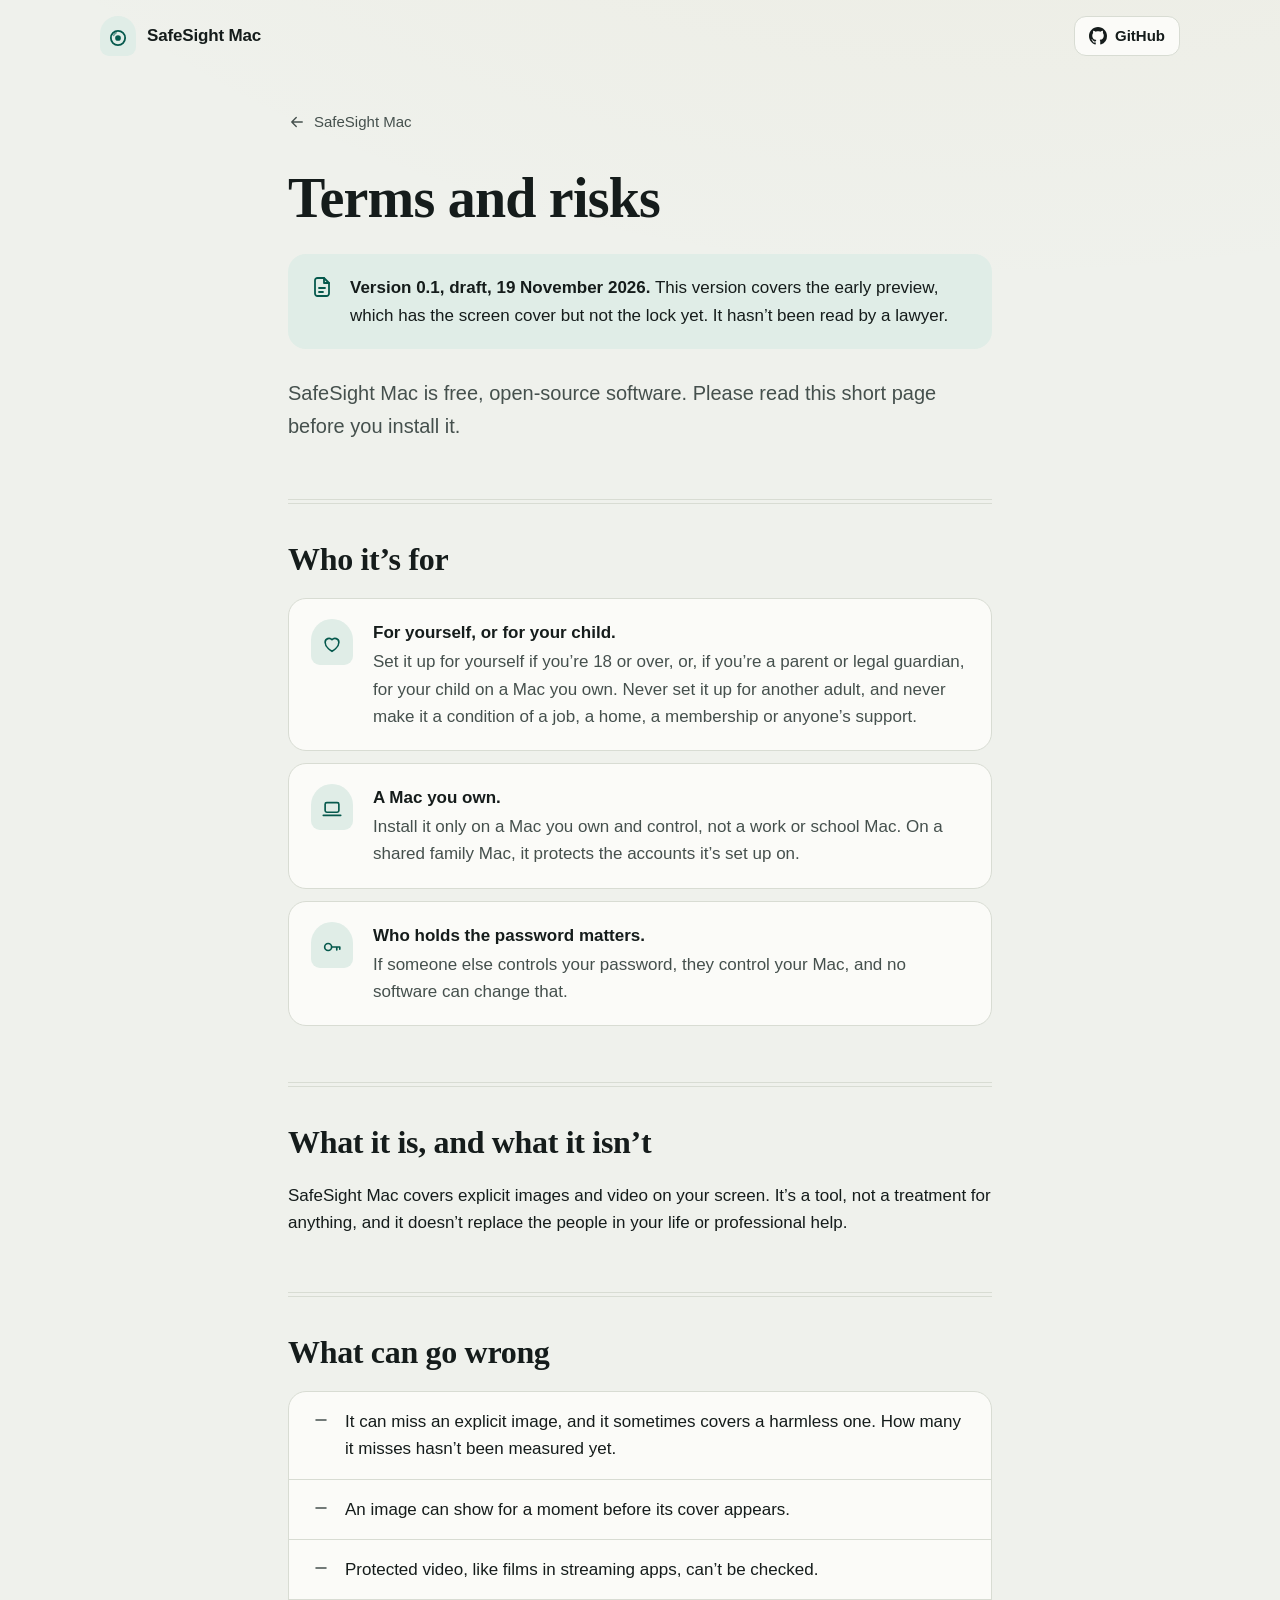
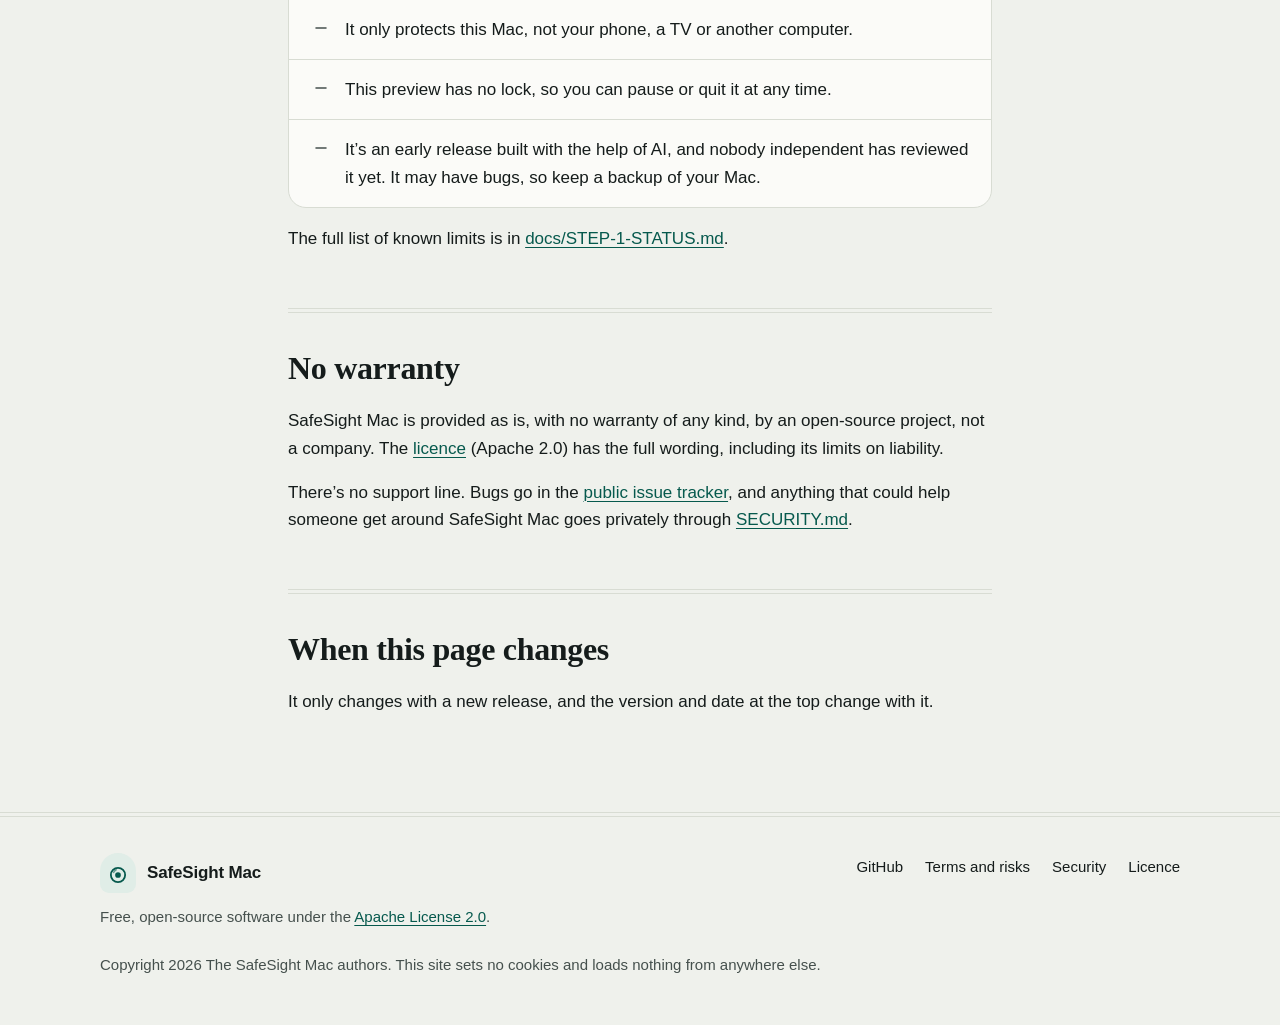
<file: site/terms.html>
<!-- SPDX-License-Identifier: Apache-2.0 -->
<!doctype html>
<html lang="en-GB">
<head>
<meta charset="utf-8">
<meta http-equiv="Content-Security-Policy" content="default-src 'none'; style-src 'sha256-alaP3tboSWrs+YEtSgKZBwl0S2vqRrg1RvnG26vqgPE='; img-src data:; base-uri 'none'; form-action 'none'">
<meta name="viewport" content="width=device-width, initial-scale=1">
<meta name="referrer" content="no-referrer">
<meta name="color-scheme" content="light dark">
<meta name="theme-color" content="#eff1ec" media="(prefers-color-scheme: light)">
<meta name="theme-color" content="#0c1222" media="(prefers-color-scheme: dark)">
<meta name="description" content="Who SafeSight Mac is for, what can go wrong, and what it doesn't promise. Please read it before you install.">
<title>Terms and risks · SafeSight Mac</title>
<link rel="icon" href="data:image/svg+xml,%3Csvg xmlns='http://www.w3.org/2000/svg' viewBox='0 0 32 32'%3E%3Cpath d='M2 16a14 14 0 0 1 28 0v9a7 7 0 0 1-7 7H9a7 7 0 0 1-7-7Z' fill='%230b7363'/%3E%3Ccircle cx='16' cy='18' r='7.5' fill='none' stroke='%23fff' stroke-width='2.4'/%3E%3Ccircle cx='16' cy='18' r='3' fill='%23fff'/%3E%3C/svg%3E">
<style>
:root {
  /* Desert study: the same tokens as the home page. See DESIGN-desert.md. */
  --bg: #eff1ec;
  --card: #fbfbf8;
  --text: #151c1b;
  --muted: #45504d;
  --line: #d8dcd3;
  --accent: #0b7363;
  --accent-press: #085e51;
  --accent-soft: #e0ede7;
  --on-accent: #ffffff;
  --accent-text: #06594d;
  --link: #06594d;
  --hover: rgba(21, 28, 27, .05);
  --glow: rgba(196, 160, 82, .09);
  --shadow: 0 1px 2px rgba(21, 28, 27, .04), 0 10px 30px -12px rgba(21, 28, 27, .10);
  --sans: -apple-system, BlinkMacSystemFont, "SF Pro Text", "Segoe UI", Roboto, "Helvetica Neue", Arial, sans-serif;
  --serif: ui-serif, "New York", "Iowan Old Style", Georgia, serif;
  --radius: 20px;
  color-scheme: light dark;
}
@media (prefers-color-scheme: dark) {
  :root {
    --bg: #0c1222;
    --card: #131a2d;
    --text: #eceee6;
    --muted: #a9b1bf;
    --line: #252e46;
    --accent: #5cd3bc;
    --accent-press: #49c2aa;
    --accent-soft: #13303a;
    --on-accent: #071d19;
    --accent-text: #6fd9c4;
    --link: #6fd9c4;
    --hover: rgba(236, 238, 230, .06);
    --glow: rgba(201, 169, 97, .05);
    --shadow: 0 1px 2px rgba(0, 0, 0, .3), 0 10px 30px -12px rgba(0, 0, 0, .55);
  }
}

*, *::before, *::after { box-sizing: border-box; }
html { -webkit-text-size-adjust: 100%; text-size-adjust: 100%; }
@media (prefers-reduced-motion: no-preference) { html { scroll-behavior: smooth; } }
body {
  margin: 0;
  background: radial-gradient(1200px 760px at 78% -18%, var(--glow), transparent) no-repeat, var(--bg);
  color: var(--text);
  font-family: var(--sans);
  font-size: 1.0625rem;
  line-height: 1.6;
  -webkit-font-smoothing: antialiased;
  -moz-osx-font-smoothing: grayscale;
}
svg { display: block; }
p { margin: 0; }
a { color: var(--link); text-decoration-thickness: 1px; text-underline-offset: .2em; }
a:hover { text-decoration-thickness: 2px; }
:focus-visible { outline: 3px solid var(--accent); outline-offset: 3px; }
[id] { scroll-margin-top: 24px; }
strong { font-weight: 650; }
h1, h2 { font-family: var(--serif); }

.sprite { position: absolute; width: 0; height: 0; overflow: hidden; }
.skip {
  position: absolute; left: 16px; top: -80px; z-index: 10;
  background: var(--card); color: var(--text); padding: 10px 16px; border-radius: 12px;
  border: 1px solid var(--line); box-shadow: var(--shadow); font-weight: 600; text-decoration: none;
}
.skip:focus { top: 12px; }
.ic { width: 24px; height: 24px; fill: none; stroke: currentColor; stroke-width: 1.8; stroke-linecap: round; stroke-linejoin: round; flex: none; }
.ic-fill { fill: currentColor; stroke: none; }

.wrap { width: 100%; max-width: 1160px; margin-inline: auto; padding-inline: 20px; }
@media (min-width: 720px) { .wrap { padding-inline: 40px; } }

/* Header */
.top { padding-block: 16px; }
.top-in { display: flex; align-items: center; gap: 16px; }
.brand {
  display: inline-flex; align-items: center; gap: 11px;
  color: var(--text); text-decoration: none; font-weight: 650; font-size: 1.0625rem; letter-spacing: -.01em;
}
.mark { width: 36px; height: 40px; border-radius: 18px 18px 9px 9px; background: var(--accent-soft); color: var(--accent-text); display: grid; place-items: center; flex: none; padding-top: 4px; }
.mark svg { width: 24px; height: 24px; }
.mk-ring { fill: none; stroke: currentColor; stroke-width: 2.4; }
.mk-dot { fill: currentColor; }
.mk-glint { fill: none; stroke: currentColor; stroke-width: 2; stroke-linecap: round; opacity: .55; }
.top .btn { margin-left: auto; }
.btn {
  display: inline-flex; align-items: center; justify-content: center; gap: 8px;
  min-height: 40px; padding: 0 14px; border-radius: 12px; border: 1px solid var(--line);
  background: var(--card); color: var(--text); font-size: .9375rem; font-weight: 600; line-height: 1.2; text-decoration: none; white-space: nowrap;
}
.btn:hover { border-color: var(--muted); }
.btn .ic { width: 18px; height: 18px; }

/* Document */
.doc { padding-block: 32px 96px; }
.col { max-width: 44rem; margin-inline: auto; }
.back { display: inline-flex; align-items: center; gap: 8px; color: var(--muted); text-decoration: none; font-weight: 500; font-size: .9375rem; padding: 6px 12px 6px 8px; margin-left: -8px; border-radius: 999px; }
.back:hover { color: var(--text); background: var(--hover); }
.back .ic { width: 18px; height: 18px; }
h1 { margin: 28px 0 0; font-size: clamp(2.375rem, 1.7rem + 2.7vw, 3.5rem); line-height: 1.08; letter-spacing: -.014em; font-weight: 600; }
.version {
  margin-top: 26px; display: flex; gap: 16px; align-items: flex-start;
  padding: 18px 20px; border-radius: 18px; background: var(--accent-soft);
}
.version .ic { display: none; color: var(--accent-text); margin-top: 1px; }
@media (min-width: 640px) { .version { padding: 20px 22px; } .version .ic { display: block; } }
.version p { color: var(--text); }
.intro { margin-top: 28px; font-size: clamp(1.125rem, 1.05rem + .3vw, 1.25rem); line-height: 1.65; color: var(--muted); text-wrap: pretty; }

/* Sections are edged like a fresco panel: a stone line, a gap, a second line */
.doc section { margin-top: 56px; padding-top: 40px; border-top: 1px solid var(--line); background: linear-gradient(var(--line), var(--line)) left 0 top 3px / 100% 1px no-repeat; }
h2 { margin: 0 0 20px; font-size: clamp(1.625rem, 1.3rem + 1.1vw, 2rem); line-height: 1.2; letter-spacing: -.01em; font-weight: 600; text-wrap: balance; }
.doc section > p { text-wrap: pretty; }
.doc section > p + p, .doc section > ul + p { margin-top: 1em; }

.who { list-style: none; margin: 0; padding: 0; display: grid; gap: 12px; }
.who li { padding: 18px 20px 20px; border-radius: 18px; background: var(--card); border: 1px solid var(--line); }
.who-head { display: flex; align-items: center; gap: 14px; margin-bottom: 10px; }
.who strong { font-size: 1.0625rem; }
.who .t { color: var(--muted); text-wrap: pretty; }
@media (min-width: 640px) {
  .who li { display: grid; grid-template-columns: 44px minmax(0, 1fr); column-gap: 18px; row-gap: 2px; padding: 20px 22px; }
  .who-head { display: contents; }
  .who .badge { grid-row: 1 / span 2; }
  .who .t { grid-column: 2; }
}
.badge { width: 42px; height: 46px; border-radius: 21px 21px 9px 9px; background: var(--accent-soft); color: var(--accent-text); display: grid; place-items: center; flex: none; padding-top: 4px; }
.badge .ic { width: 22px; height: 22px; }

.risks { list-style: none; margin: 0; padding: 0; background: var(--card); border: 1px solid var(--line); border-radius: 18px; }
.risks li { position: relative; padding: 16px 22px 16px 56px; border-top: 1px solid var(--line); }
.risks li:first-child { border-top: 0; }
.risks .ic { position: absolute; left: 22px; top: 18px; width: 20px; height: 20px; color: var(--muted); }

/* Footer */
.foot { border-top: 1px solid var(--line); background: linear-gradient(var(--line), var(--line)) left 0 top 3px / 100% 1px no-repeat; padding-block: 40px 48px; }
.foot-in { display: grid; gap: 24px; }
.foot p { color: var(--muted); font-size: .9375rem; }
.foot .brand { margin-bottom: 12px; }
.foot-links { list-style: none; margin: 0; padding: 0; display: flex; flex-wrap: wrap; gap: 8px 22px; }
.foot-links a { color: var(--text); text-decoration: none; font-size: .9375rem; font-weight: 500; }
.foot-links a:hover { text-decoration: underline; }
.foot-small { font-size: .875rem; }
@media (min-width: 820px) {
  .foot-in { grid-template-columns: 1fr auto; align-items: start; }
  .foot-small { grid-column: 1 / -1; }
}
</style>
</head>
<body>
<svg class="sprite" aria-hidden="true" focusable="false">
  <symbol id="i-github" viewBox="0 0 16 16"><path d="M8 0C3.58 0 0 3.58 0 8c0 3.54 2.29 6.53 5.47 7.59.4.07.55-.17.55-.38 0-.19-.01-.82-.01-1.49-2.01.37-2.53-.49-2.69-.94-.09-.23-.48-.94-.82-1.13-.28-.15-.68-.52-.01-.53.63-.01 1.08.58 1.23.82.72 1.21 1.87.87 2.33.66.07-.52.28-.87.51-1.07-1.78-.2-3.64-.89-3.64-3.95 0-.87.31-1.59.82-2.15-.08-.2-.36-1.02.08-2.12 0 0 .67-.21 2.2.82.64-.18 1.32-.27 2-.27.68 0 1.36.09 2 .27 1.53-1.04 2.2-.82 2.2-.82.44 1.1.16 1.92.08 2.12.51.56.82 1.27.82 2.15 0 3.07-1.87 3.75-3.65 3.95.29.25.54.73.54 1.48 0 1.07-.01 1.93-.01 2.2 0 .21.15.46.55.38A8.013 8.013 0 0 0 16 8c0-4.42-3.58-8-8-8z"/></symbol>
  <symbol id="i-back" viewBox="0 0 24 24"><path d="M19 12H5M11 6l-6 6 6 6"/></symbol>
  <symbol id="i-doc" viewBox="0 0 24 24"><path d="M14 3H7.5A2.5 2.5 0 0 0 5 5.5v13A2.5 2.5 0 0 0 7.5 21h9a2.5 2.5 0 0 0 2.5-2.5V8l-5-5Z"/><path d="M14 3v5h5M9 13h6M9 17h4"/></symbol>
  <symbol id="i-key" viewBox="0 0 24 24"><circle cx="7.8" cy="12" r="3.8"/><path d="M11.6 12h8.9M17.2 12v3.2M20.5 12v2.4"/></symbol>
  <symbol id="i-laptop" viewBox="0 0 24 24"><rect x="4.5" y="5" width="15" height="10.5" rx="1.8"/><path d="M2.5 19h19"/></symbol>
  <symbol id="i-heart" viewBox="0 0 24 24"><path d="M12 20s-7.5-4.4-7.5-10A4.3 4.3 0 0 1 12 7.3 4.3 4.3 0 0 1 19.5 10c0 5.6-7.5 10-7.5 10Z"/></symbol>
  <symbol id="i-minus" viewBox="0 0 24 24"><path d="M6 12h12"/></symbol>
  <symbol id="i-mark" viewBox="0 0 32 32"><circle class="mk-ring" cx="16" cy="16" r="9.5"/><circle class="mk-dot" cx="16" cy="16" r="3.8"/><path class="mk-glint" d="M10.2 12.6a6.8 6.8 0 0 1 3.4-3.6"/></symbol>
</svg>

<a class="skip" href="#main">Skip to content</a>

<header class="top">
  <div class="wrap top-in">
    <a class="brand" href="index.html"><span class="mark"><svg aria-hidden="true"><use href="#i-mark"/></svg></span>SafeSight Mac</a>
    <a class="btn" href="https://github.com/lumen-open/safesight-mac"><svg class="ic ic-fill" aria-hidden="true"><use href="#i-github"/></svg>GitHub</a>
  </div>
</header>

<main id="main" class="doc">
  <div class="wrap">
    <article class="col">
      <a class="back" href="index.html"><svg class="ic" aria-hidden="true"><use href="#i-back"/></svg>SafeSight Mac</a>
      <h1>Terms and risks</h1>
      <div class="version">
        <svg class="ic" aria-hidden="true"><use href="#i-doc"/></svg>
        <p><strong>Version 0.1, draft, <time datetime="2026-11-19">19 November 2026</time>.</strong> This version covers the early preview, which has the screen cover but not the lock yet. It hasn’t been read by a lawyer.</p>
      </div>
      <p class="intro">SafeSight Mac is free, open-source software. Please read this short page before you install it.</p>

      <section aria-labelledby="who">
        <h2 id="who">Who it’s for</h2>
        <ul class="who" role="list">
          <li><div class="who-head"><span class="badge"><svg class="ic" aria-hidden="true"><use href="#i-heart"/></svg></span><strong>For yourself, or for your child.</strong></div> <p class="t">Set it up for yourself if you’re 18 or over, or, if you’re a parent or legal guardian, for your child on a Mac you own. Never set it up for another adult, and never make it a condition of a job, a home, a membership or anyone’s support.</p></li>
          <li><div class="who-head"><span class="badge"><svg class="ic" aria-hidden="true"><use href="#i-laptop"/></svg></span><strong>A Mac you own.</strong></div> <p class="t">Install it only on a Mac you own and control, not a work or school Mac. On a shared family Mac, it protects the accounts it’s set up on.</p></li>
          <li><div class="who-head"><span class="badge"><svg class="ic" aria-hidden="true"><use href="#i-key"/></svg></span><strong>Who holds the password matters.</strong></div> <p class="t">If someone else controls your password, they control your Mac, and no software can change that.</p></li>
        </ul>
      </section>

      <section aria-labelledby="what">
        <h2 id="what">What it is, and what it isn’t</h2>
        <p>SafeSight Mac covers explicit images and video on your screen. It’s a tool, not a treatment for anything, and it doesn’t replace the people in your life or professional help.</p>
      </section>

      <section aria-labelledby="wrong">
        <h2 id="wrong">What can go wrong</h2>
        <ul class="risks" role="list">
          <li><svg class="ic" aria-hidden="true"><use href="#i-minus"/></svg>It can miss an explicit image, and it sometimes covers a harmless one. How many it misses hasn’t been measured yet.</li>
          <li><svg class="ic" aria-hidden="true"><use href="#i-minus"/></svg>An image can show for a moment before its cover appears.</li>
          <li><svg class="ic" aria-hidden="true"><use href="#i-minus"/></svg>Protected video, like films in streaming apps, can’t be checked.</li>
          <li><svg class="ic" aria-hidden="true"><use href="#i-minus"/></svg>It only protects this Mac, not your phone, a TV or another computer.</li>
          <li><svg class="ic" aria-hidden="true"><use href="#i-minus"/></svg>This preview has no lock, so you can pause or quit it at any time.</li>
          <li><svg class="ic" aria-hidden="true"><use href="#i-minus"/></svg>It’s an early release built with the help of AI, and nobody independent has reviewed it yet. It may have bugs, so keep a backup of your Mac.</li>
        </ul>
        <p>The full list of known limits is in <a href="https://github.com/lumen-open/safesight-mac/blob/main/docs/STEP-1-STATUS.md">docs/STEP-1-STATUS.md</a>.</p>
      </section>

      <section aria-labelledby="warranty">
        <h2 id="warranty">No warranty</h2>
        <p>SafeSight Mac is provided as is, with no warranty of any kind, by an open-source project, not a company. The <a href="https://github.com/lumen-open/safesight-mac/blob/main/LICENSE">licence</a> (Apache 2.0) has the full wording, including its limits on liability.</p>
        <p>There’s no support line. Bugs go in the <a href="https://github.com/lumen-open/safesight-mac/issues">public issue tracker</a>, and anything that could help someone get around SafeSight Mac goes privately through <a href="https://github.com/lumen-open/safesight-mac/blob/main/SECURITY.md">SECURITY.md</a>.</p>
      </section>

      <section aria-labelledby="changes">
        <h2 id="changes">When this page changes</h2>
        <p>It only changes with a new release, and the version and date at the top change with it.</p>
      </section>
    </article>
  </div>
</main>

<footer class="foot">
  <div class="wrap foot-in">
    <div>
      <a class="brand" href="index.html"><span class="mark"><svg aria-hidden="true"><use href="#i-mark"/></svg></span>SafeSight Mac</a>
      <p>Free, open-source software under the <a href="https://www.apache.org/licenses/LICENSE-2.0">Apache License 2.0</a>.</p>
    </div>
    <nav aria-label="Footer">
      <ul class="foot-links" role="list">
        <li><a href="https://github.com/lumen-open/safesight-mac">GitHub</a></li>
        <li><a href="terms.html">Terms and risks</a></li>
        <li><a href="https://github.com/lumen-open/safesight-mac/blob/main/SECURITY.md">Security</a></li>
        <li><a href="https://github.com/lumen-open/safesight-mac/blob/main/LICENSE">Licence</a></li>
      </ul>
    </nav>
    <p class="foot-small">Copyright 2026 The SafeSight Mac authors. This site sets no cookies and loads nothing from anywhere else.</p>
  </div>
</footer>
</body>
</html>
</file>
